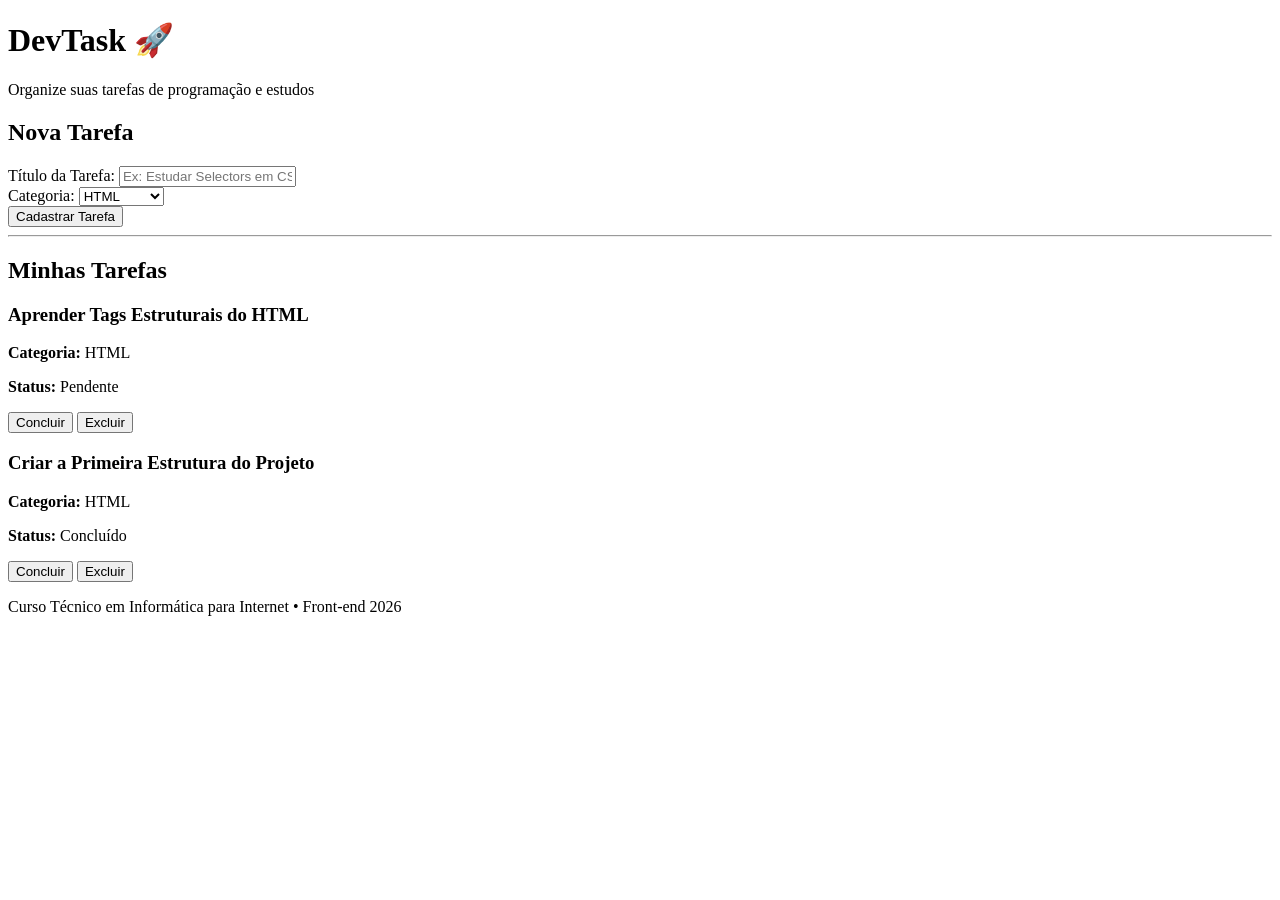
<file: Dia01 - HTML5_Estrutural/index.html>
<!DOCTYPE html>
<html lang="pt-BR">
<head>
  <meta charset="UTF-8">
  <meta name="viewport" content="width=device-width, initial-scale=1.0">
  <title>DevTask - Meu Painel de Estudos</title>
</head>
<body>

  <!-- CABEÇALHO DA APLICAÇÃO -->
  <header>
    <h1>DevTask 🚀</h1>
    <p>Organize suas tarefas de programação e estudos</p>
  </header>

  <main>
    <!-- FORMULÁRIO DE CADASTRO (Será o nosso CREATE no JS) -->
    <section>
      <h2>Nova Tarefa</h2>
      <form id="form-tarefa">
        <div>
          <label for="titulo">Título da Tarefa:</label>
          <input type="text" id="titulo" placeholder="Ex: Estudar Selectors em CSS" required>
        </div>

        <div>
          <label for="categoria">Categoria:</label>
          <select id="categoria">
            <option value="HTML">HTML</option>
            <option value="CSS">CSS</option>
            <option value="JavaScript">JavaScript</option>
          </select>
        </div>

        <button type="submit">Cadastrar Tarefa</button>
      </form>
    </section>

    <hr>

    <!-- ÁREA DE LISTAGEM DAS TAREFAS (Será o nosso READ, UPDATE e DELETE no JS) -->
    <section>
      <h2>Minhas Tarefas</h2>
      
      <!-- Lista temporária feita à mão para servir de modelo de estilo nos Dias 2 e 3 -->
      <div id="lista-tarefas">
        
        <!-- Card Exemplo 1 -->
        <article>
          <h3>Aprender Tags Estruturais do HTML</h3>
          <p><strong>Categoria:</strong> HTML</p>
          <p><strong>Status:</strong> Pendente</p>
          <button type="button">Concluir</button>
          <button type="button">Excluir</button>
        </article>

        <!-- Card Exemplo 2 -->
        <article>
          <h3>Criar a Primeira Estrutura do Projeto</h3>
          <p><strong>Categoria:</strong> HTML</p>
          <p><strong>Status:</strong> Concluído</p>
          <button type="button">Concluir</button>
          <button type="button">Excluir</button>
        </article>

      </div>
    </section>
  </main>

  <footer>
    <p>Curso Técnico em Informática para Internet • Front-end 2026</p>
  </footer>

</body>
</html>
</file>
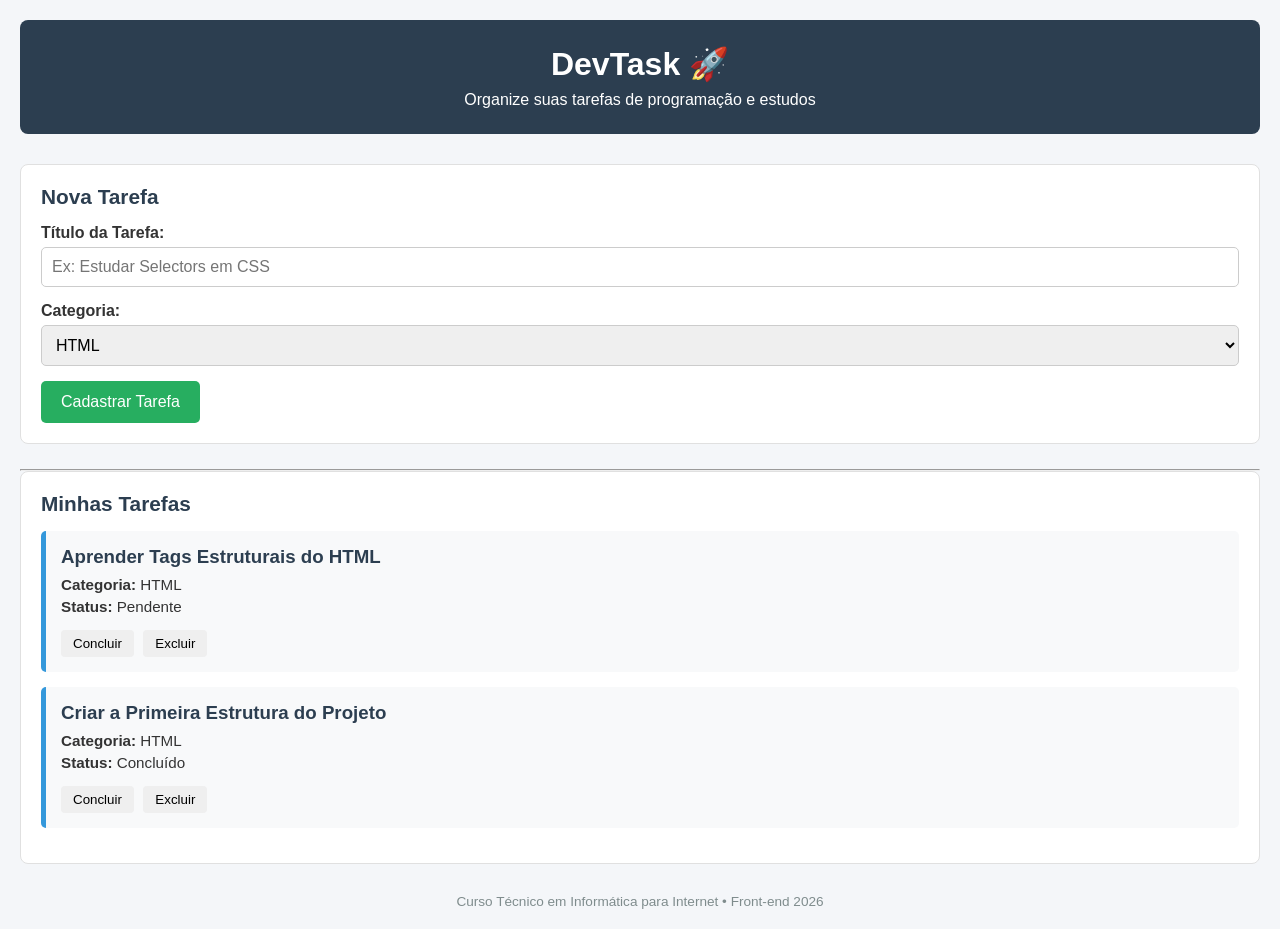
<file: Dia02 - CSS3_Básico_e_Box_Model/index.html>
<!DOCTYPE html>
<html lang="pt-BR">
<head>
  <link rel="stylesheet" href="style.css">
  <meta charset="UTF-8">
  <meta name="viewport" content="width=device-width, initial-scale=1.0">
  <title>DevTask - Meu Painel de Estudos</title>
</head>
<body>

  <!-- CABEÇALHO DA APLICAÇÃO -->
  <header>
    <h1>DevTask 🚀</h1>
    <p>Organize suas tarefas de programação e estudos</p>
  </header>

  <main>
    <!-- FORMULÁRIO DE CADASTRO (Será o nosso CREATE no JS) -->
    <section>
      <h2>Nova Tarefa</h2>
      <form id="form-tarefa">
        <div>
          <label for="titulo">Título da Tarefa:</label>
          <input type="text" id="titulo" placeholder="Ex: Estudar Selectors em CSS" required>
        </div>

        <div>
          <label for="categoria">Categoria:</label>
          <select id="categoria">
            <option value="HTML">HTML</option>
            <option value="CSS">CSS</option>
            <option value="JavaScript">JavaScript</option>
          </select>
        </div>

        <button type="submit">Cadastrar Tarefa</button>
      </form>
    </section>

    <hr>

    <!-- ÁREA DE LISTAGEM DAS TAREFAS (Será o nosso READ, UPDATE e DELETE no JS) -->
    <section>
      <h2>Minhas Tarefas</h2>
      
      <!-- Lista temporária feita à mão para servir de modelo de estilo nos Dias 2 e 3 -->
      <div id="lista-tarefas">
        
        <!-- Card Exemplo 1 -->
        <article>
          <h3>Aprender Tags Estruturais do HTML</h3>
          <p><strong>Categoria:</strong> HTML</p>
          <p><strong>Status:</strong> Pendente</p>
          <button type="button">Concluir</button>
          <button type="button">Excluir</button>
        </article>

        <!-- Card Exemplo 2 -->
        <article>
          <h3>Criar a Primeira Estrutura do Projeto</h3>
          <p><strong>Categoria:</strong> HTML</p>
          <p><strong>Status:</strong> Concluído</p>
          <button type="button">Concluir</button>
          <button type="button">Excluir</button>
        </article>

      </div>
    </section>
  </main>

  <footer>
    <p>Curso Técnico em Informática para Internet • Front-end 2026</p>
  </footer>

</body>
</html>
</file>
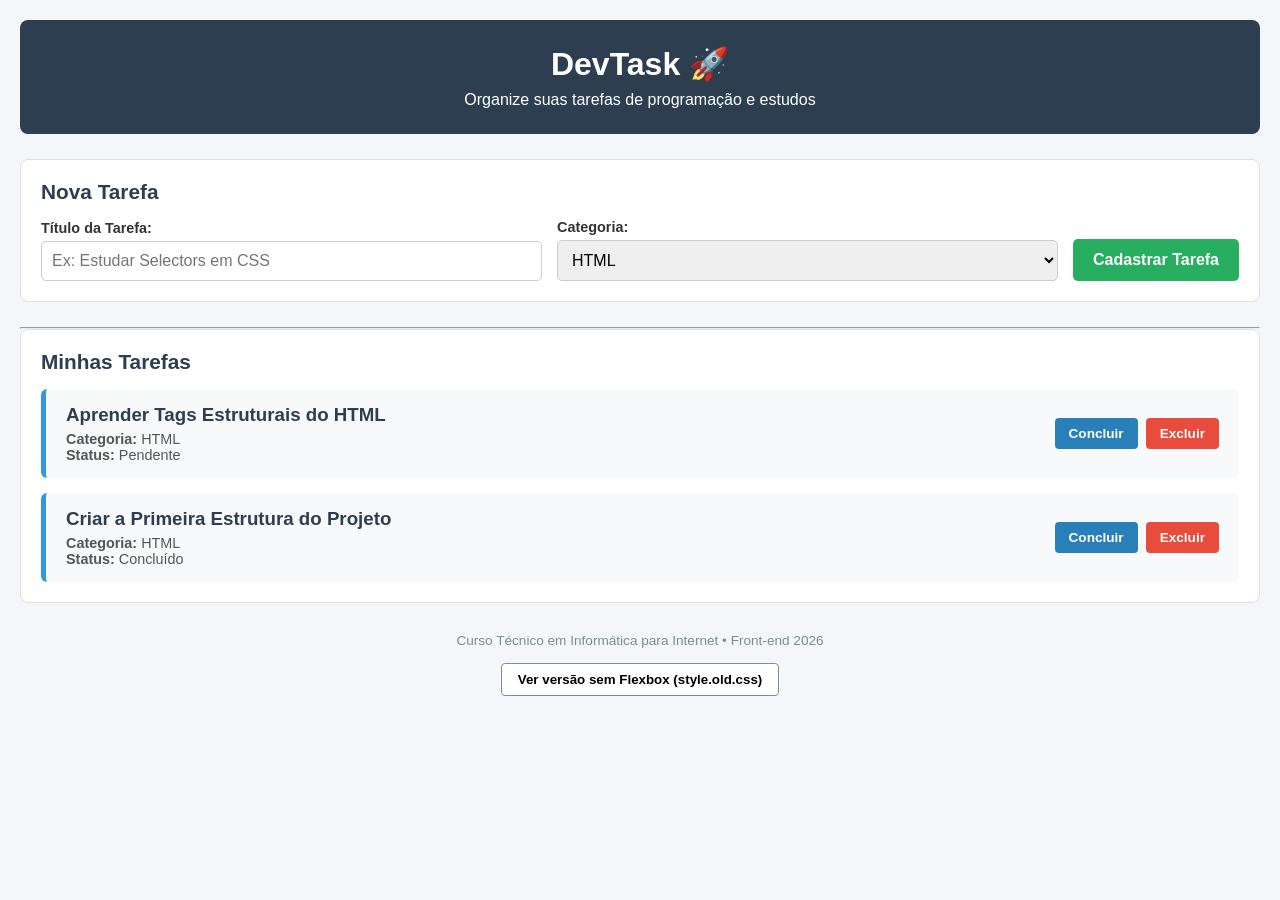
<file: Dia03 - CSS Flexbox & Responsividade/index.html>
<!DOCTYPE html>
<html lang="pt-BR">
<head>
  <meta charset="UTF-8">
  <meta name="viewport" content="width=device-width, initial-scale=1.0">
  <title>DevTask - Meu Painel de Estudos</title>
  
  <!-- Link do CSS principal com ID para manipulação via JavaScript -->
  <link id="theme-stylesheet" rel="stylesheet" href="style.css">
</head>
<body>

  <!-- CABEÇALHO DA APLICAÇÃO -->
  <header>
    <h1>DevTask 🚀</h1>
    <p>Organize suas tarefas de programação e estudos</p>
  </header>

  <main>
    <!-- FORMULÁRIO DE CADASTRO -->
    <section>
      <h2>Nova Tarefa</h2>
      <form id="form-tarefa">
        <div>
          <label for="titulo">Título da Tarefa:</label>
          <input type="text" id="titulo" placeholder="Ex: Estudar Selectors em CSS" required>
        </div>

        <div>
          <label for="categoria">Categoria:</label>
          <select id="categoria">
            <option value="HTML">HTML</option>
            <option value="CSS">CSS</option>
            <option value="JavaScript">JavaScript</option>
          </select>
        </div>

        <button type="submit">Cadastrar Tarefa</button>
      </form>
    </section>

    <hr>

    <!-- ÁREA DE LISTAGEM DAS TAREFAS -->
    <section>
      <h2>Minhas Tarefas</h2>
      
      <div id="lista-tarefas">
        
        <!-- Card Exemplo 1 -->
        <article>
          <div class="info">
            <h3>Aprender Tags Estruturais do HTML</h3>
            <p><strong>Categoria:</strong> HTML</p>
            <p><strong>Status:</strong> Pendente</p>
          </div>
          <div class="acoes">
            <button type="button" class="btn-concluir">Concluir</button>
            <button type="button" class="btn-excluir">Excluir</button>
          </div>
        </article>

        <!-- Card Exemplo 2 -->
        <article>
          <div class="info">
            <h3>Criar a Primeira Estrutura do Projeto</h3>
            <p><strong>Categoria:</strong> HTML</p>
            <p><strong>Status:</strong> Concluído</p>
          </div>
          <div class="acoes">
            <button type="button" class="btn-concluir">Concluir</button>
            <button type="button" class="btn-excluir">Excluir</button>
          </div>
        </article>

      </div>
    </section>
  </main>

  <footer>
    <p>Curso Técnico em Informática para Internet • Front-end 2026</p>
    
    <!-- Botão de Comparação de Estilos (Dia 02 vs Dia 03) -->
    <div style="margin-top: 15px;">
      <button id="btn-toggle-theme" type="button" onclick="alternarTema()" style="padding: 8px 16px; border-radius: 4px; border: 1px solid #7f8c8d; background: #ffffff; cursor: pointer; font-weight: bold;">
        Ver versão sem Flexbox (style.old.css)
      </button>
    </div>
  </footer>

  <!-- Script para alternar as folhas de estilo -->
  <script>
    function alternarTema() {
      const linkTag = document.getElementById('theme-stylesheet');
      const btn = document.getElementById('btn-toggle-theme');

      // Verifica se está usando o estilo novo ou antigo
      if (linkTag.getAttribute('href').includes('style.css')) {
        linkTag.setAttribute('href', 'style.old.css');
        btn.textContent = 'Ver versão com Flexbox (style.css)';
        btn.style.backgroundColor = '#e74c3c';
        btn.style.color = '#ffffff';
      } else {
        linkTag.setAttribute('href', 'style.css');
        btn.textContent = 'Ver versão sem Flexbox (style.old.css)';
        btn.style.backgroundColor = '#ffffff';
        btn.style.color = '#333333';
      }
    }
  </script>

</body>
</html>
</file>
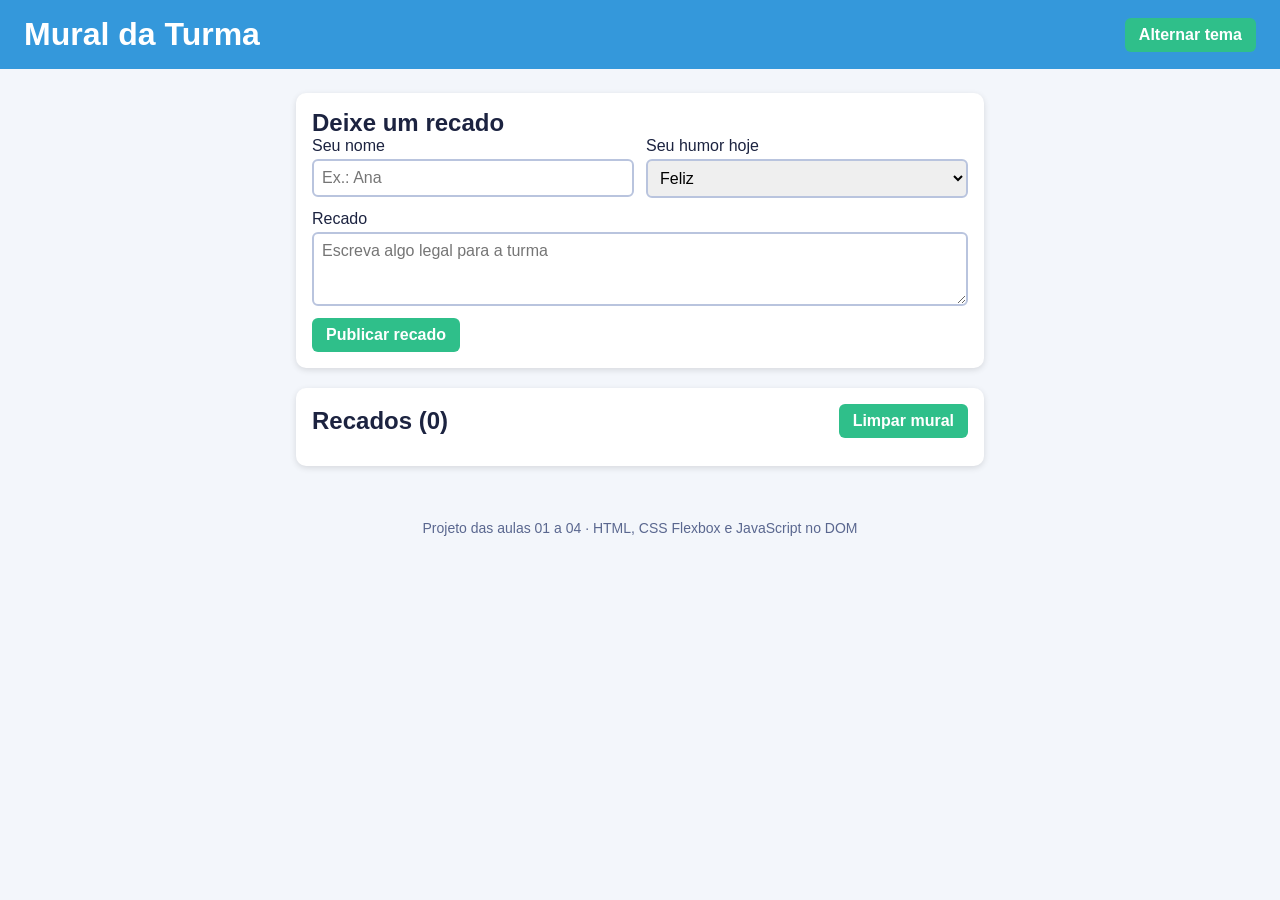
<file: Dia04 - JS DOM & Eventos/mural-da-turma-aluno/mural-da-turma/index.html>
<!DOCTYPE html>
<html lang="pt-BR">
<head>
  <meta charset="UTF-8">
  <meta name="viewport" content="width=device-width, initial-scale=1.0">
  <title>Mural da Turma</title>
  <link rel="stylesheet" href="style.css">
</head>
<body>

  <header>
    <h1>Mural da Turma</h1>
    <button type="button" id="btn-tema">Alternar tema</button>
  </header>

  <main>
    <section class="caixa">
      <h2>Deixe um recado</h2>
      <form id="form-recado">
        <div class="form-linha">
          <div class="campo">
            <label for="nome">Seu nome</label>
            <input type="text" id="nome" placeholder="Ex.: Ana">
          </div>
          <div class="campo">
            <label for="humor">Seu humor hoje</label>
            <select id="humor">
              <option value="feliz">Feliz</option>
              <option value="tranquilo">Tranquilo</option>
              <option value="cansado">Cansado</option>
            </select>
          </div>
        </div>
        <div class="campo">
          <label for="mensagem">Recado</label>
          <textarea id="mensagem" rows="3" placeholder="Escreva algo legal para a turma"></textarea>
        </div>
        <button type="submit">Publicar recado</button>
      </form>
    </section>

    <section class="caixa">
      <div class="topo-mural">
        <h2>Recados (<span id="contador">0</span>)</h2>
        <button type="button" id="btn-limpar">Limpar mural</button>
      </div>
      <div id="mural" class="mural"></div>
    </section>
  </main>

  <footer>
    <p>Projeto das aulas 01 a 04 · HTML, CSS Flexbox e JavaScript no DOM</p>
  </footer>

  <script src="script.js"></script>
</body>
</html>
</file>
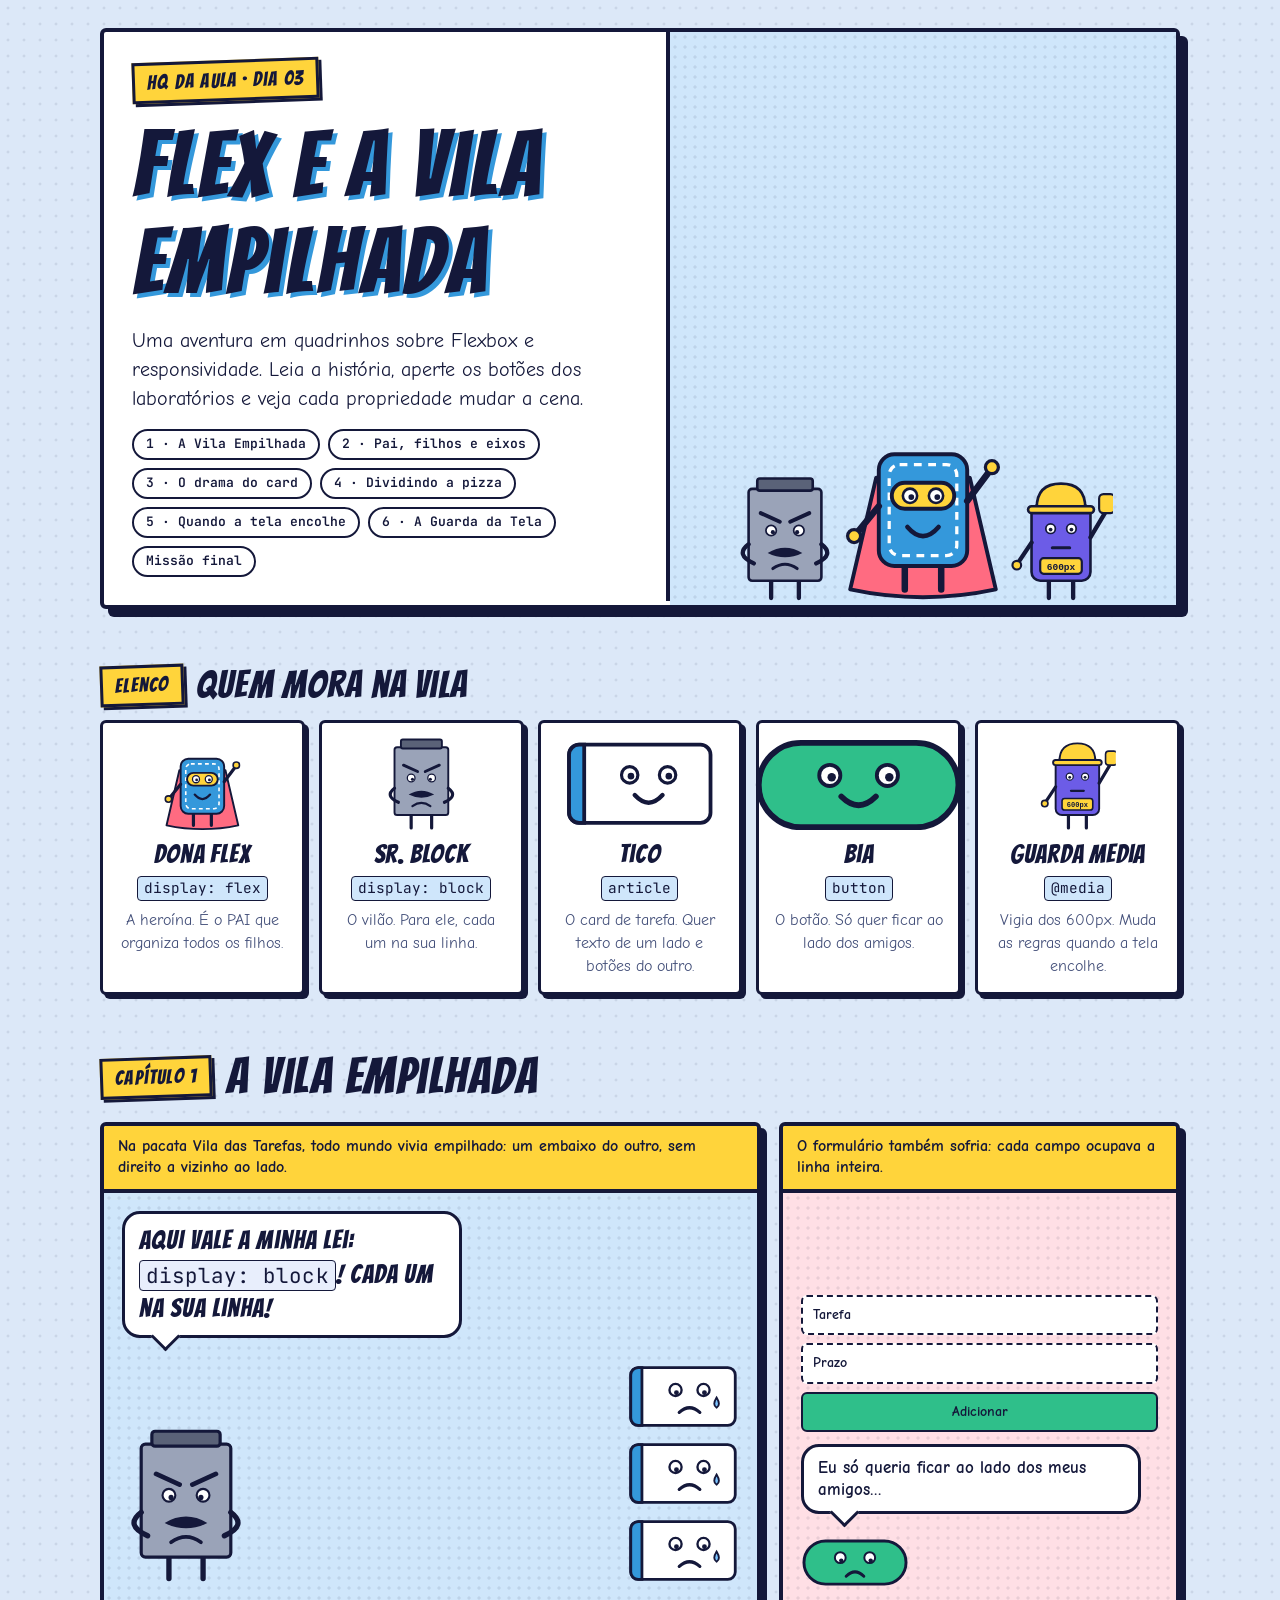
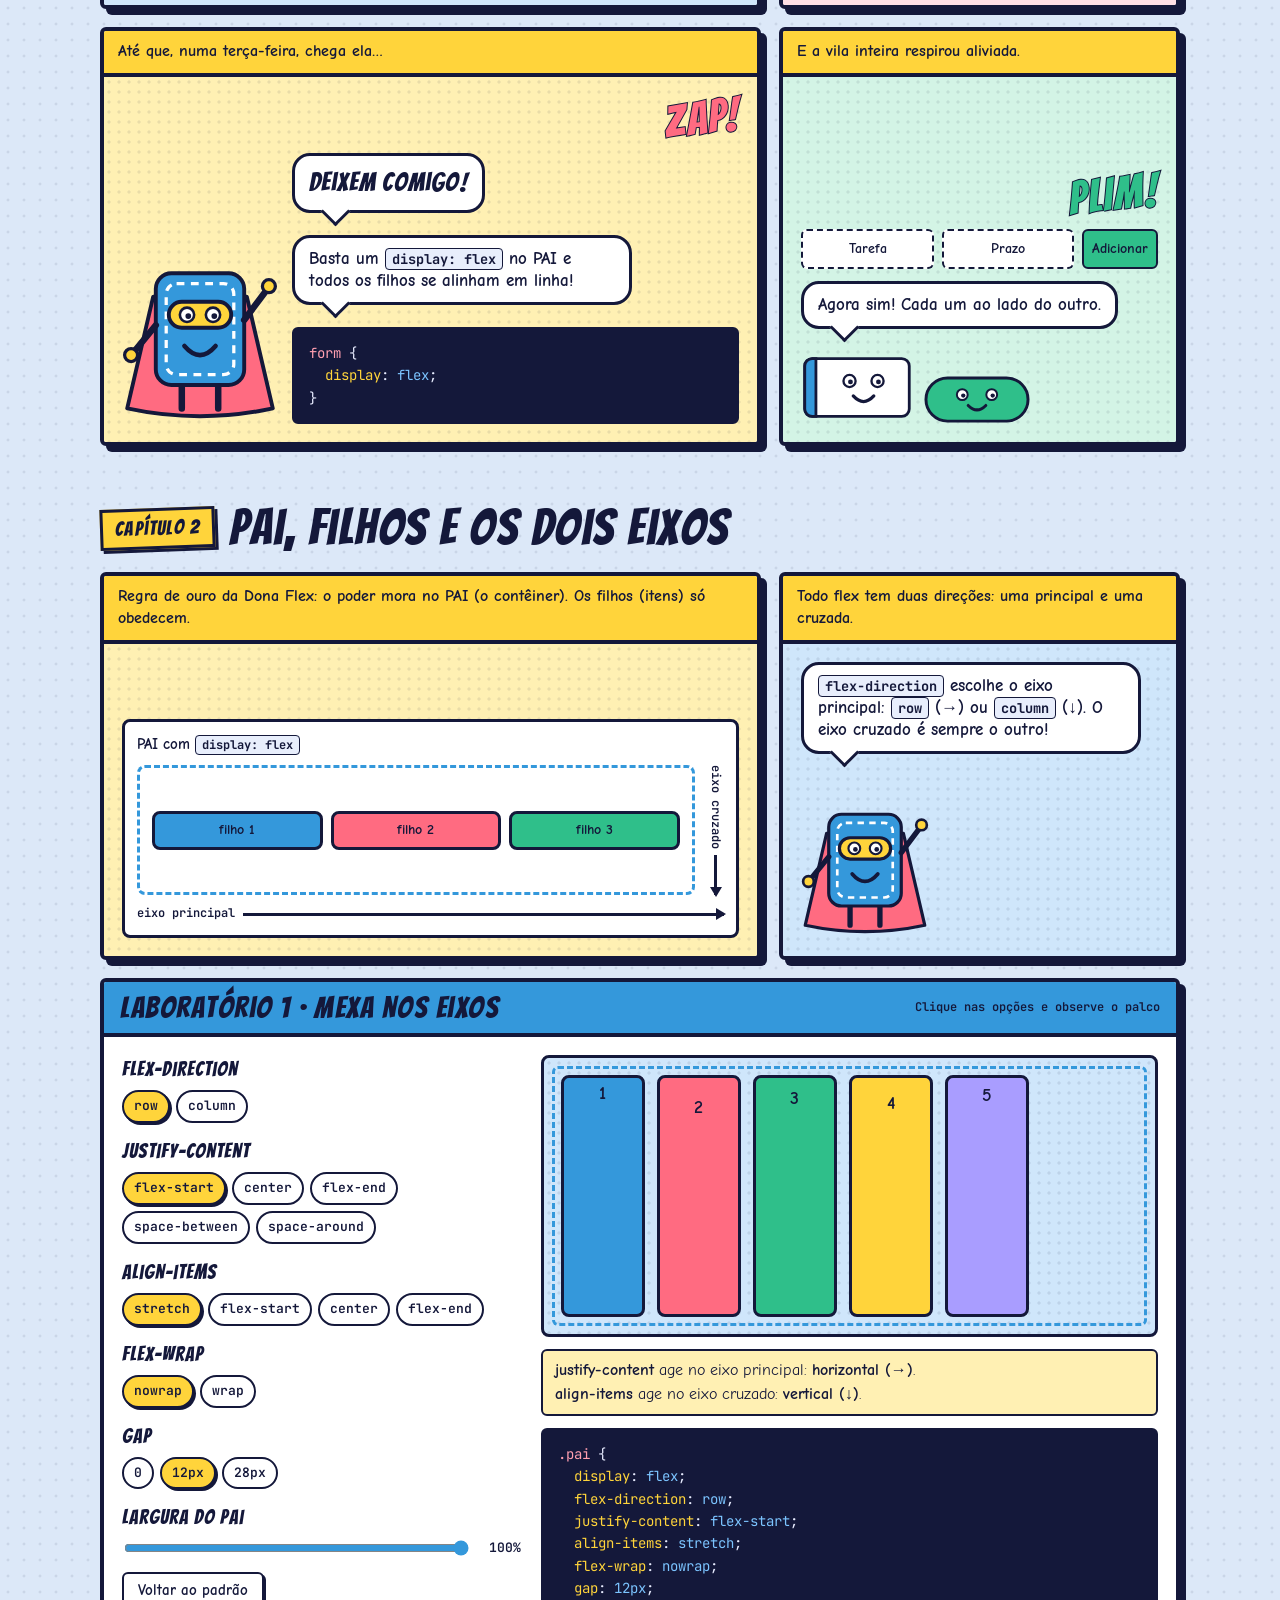
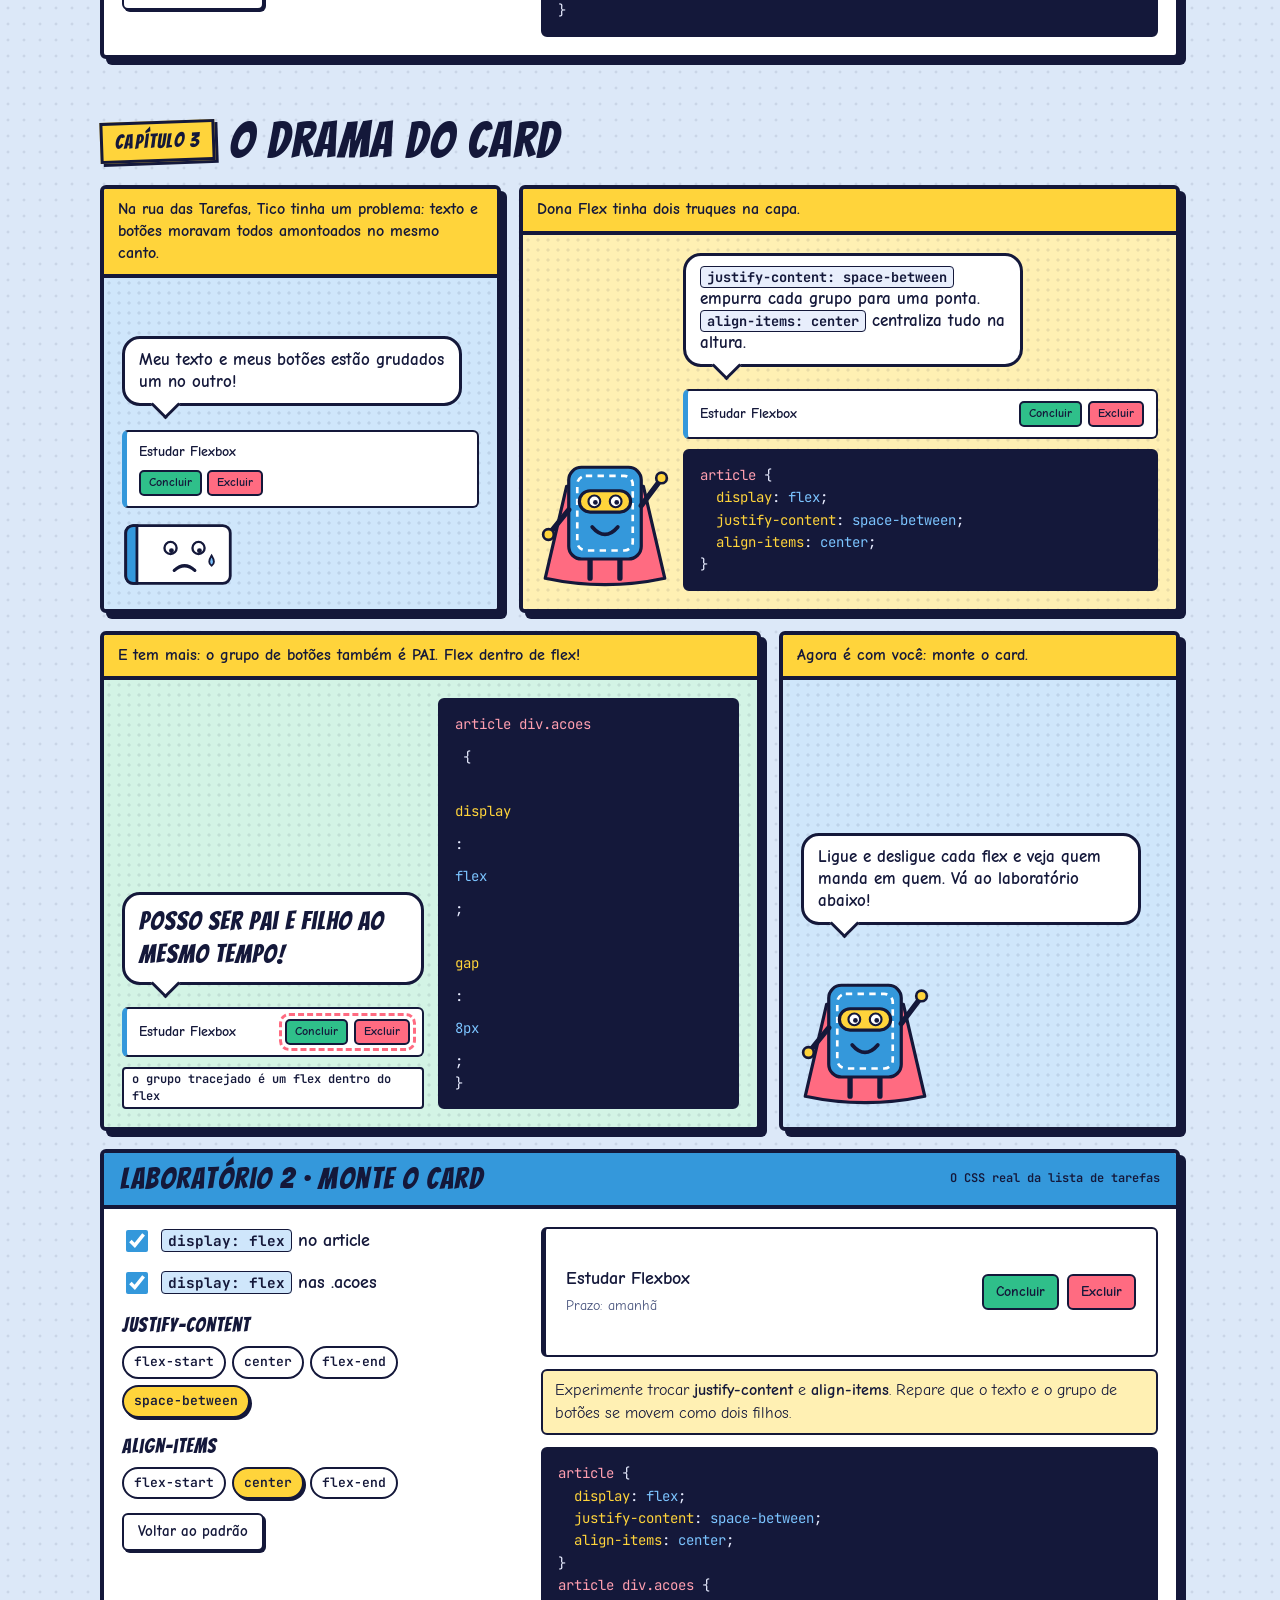
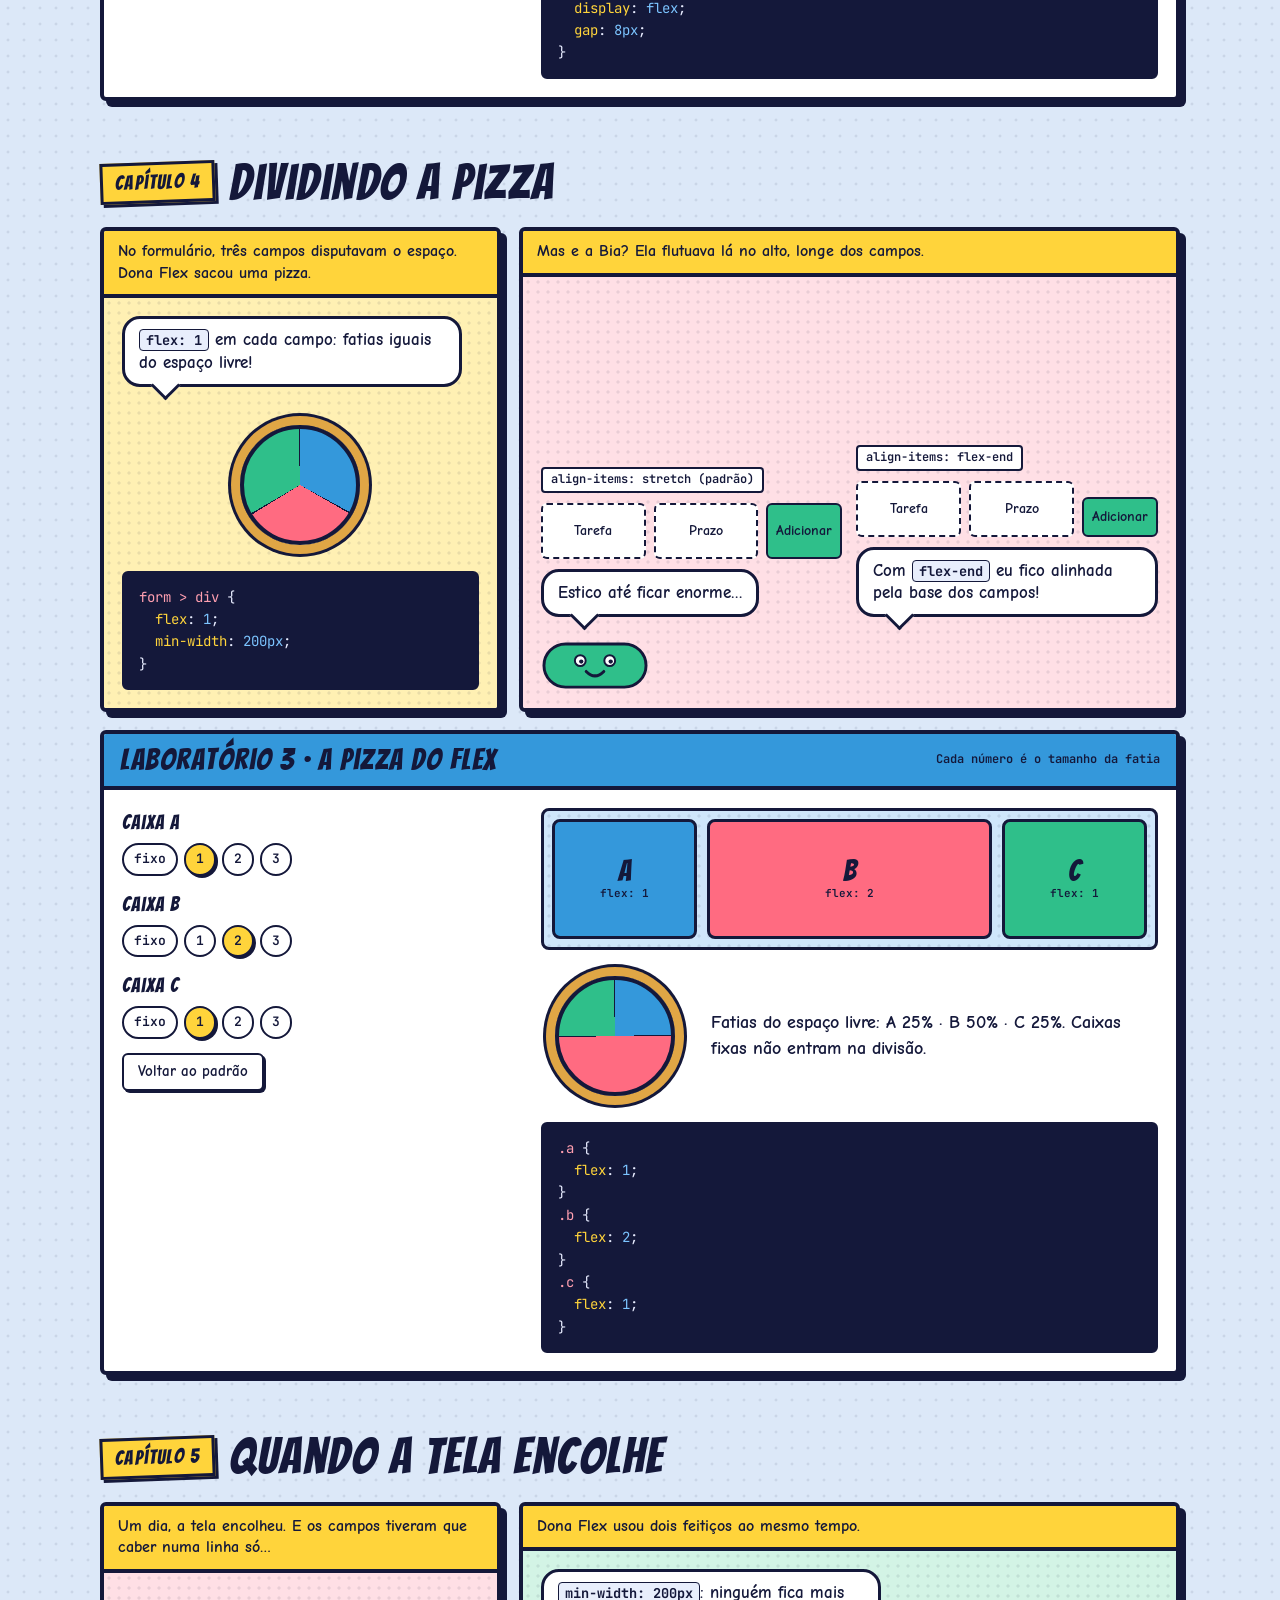
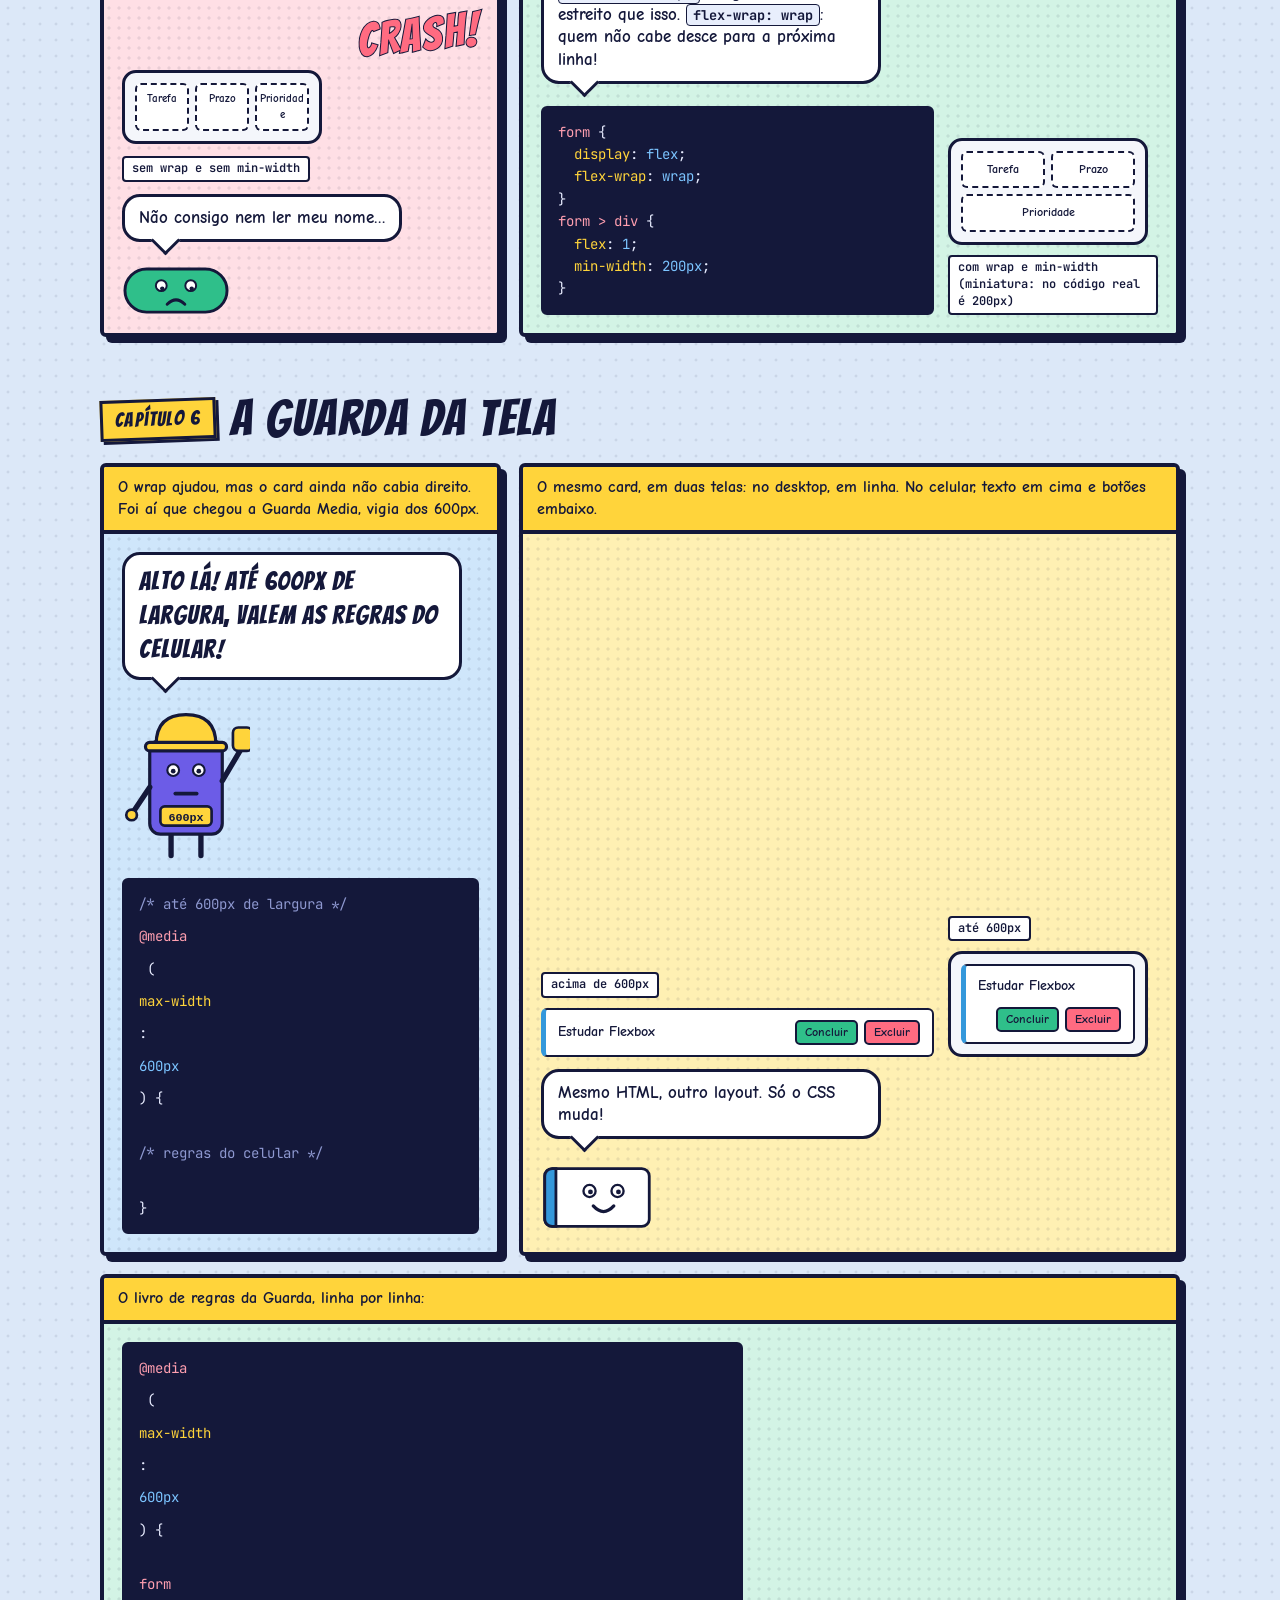
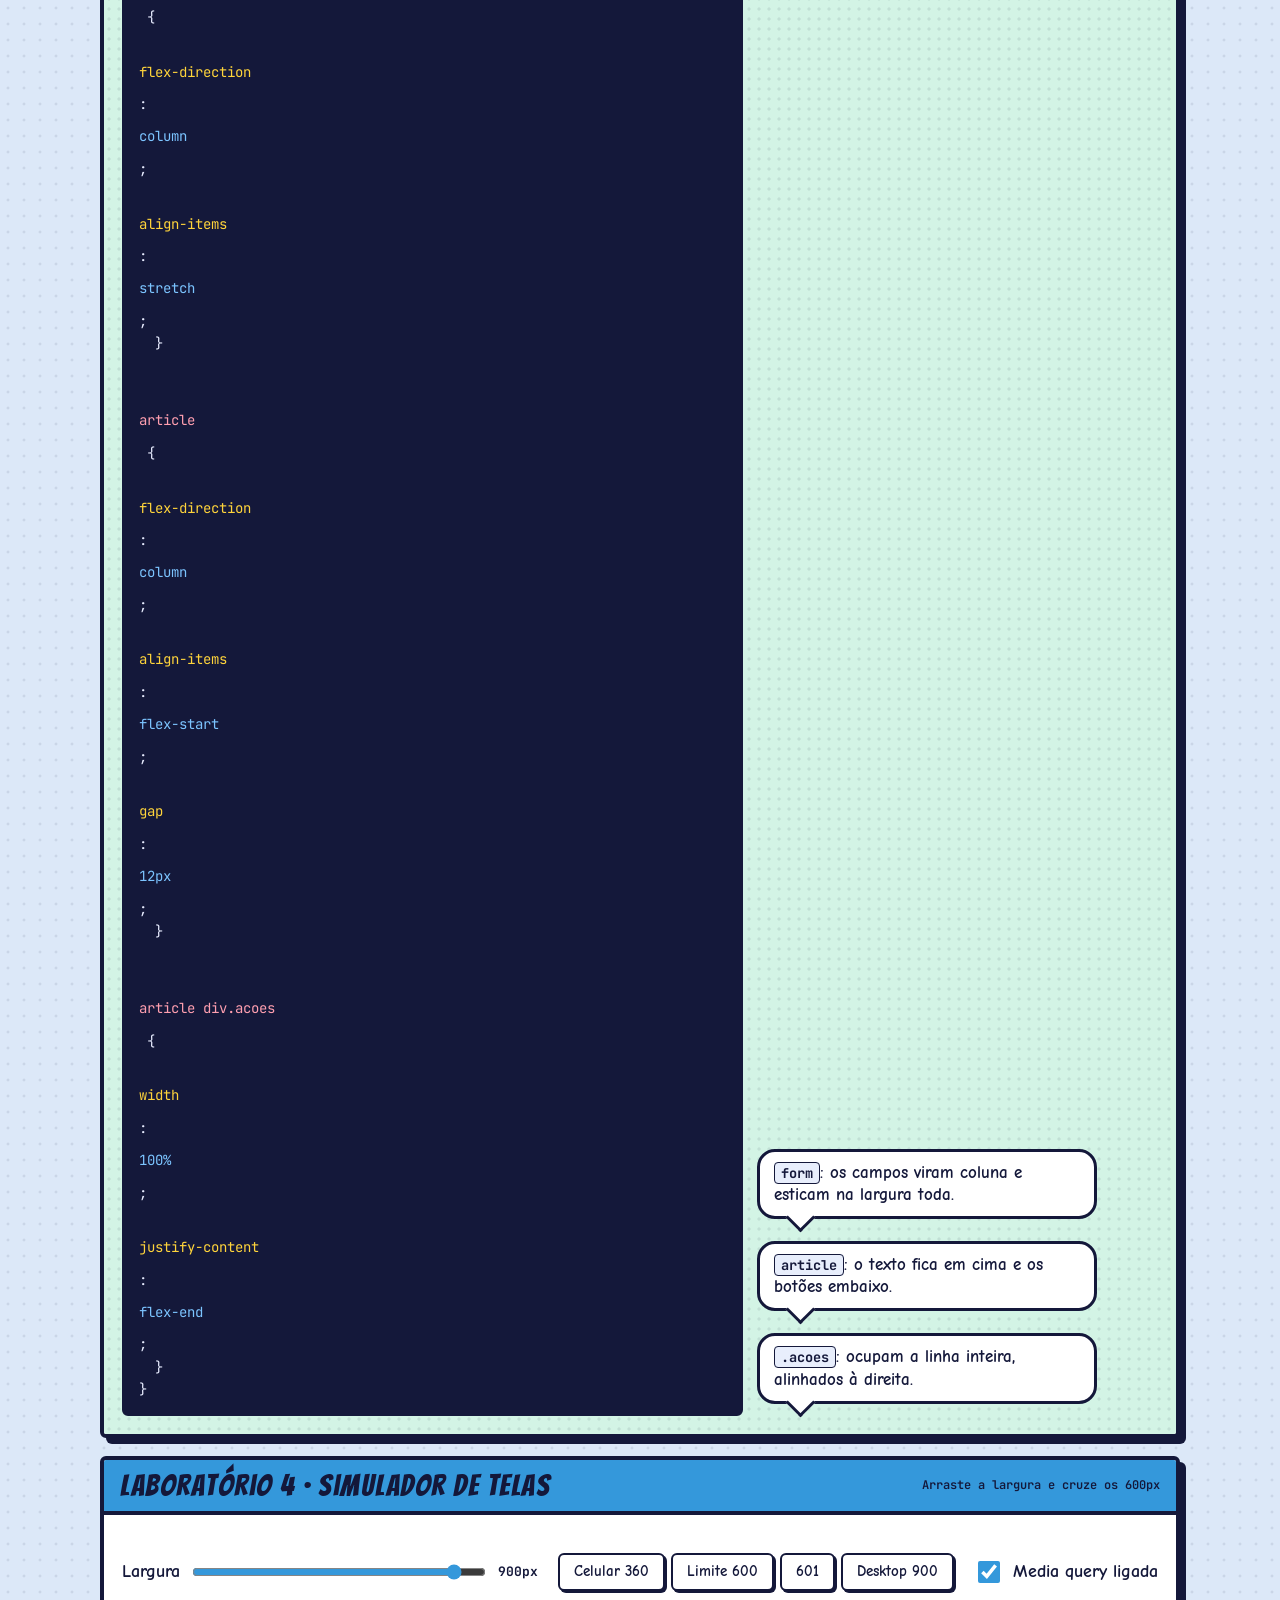
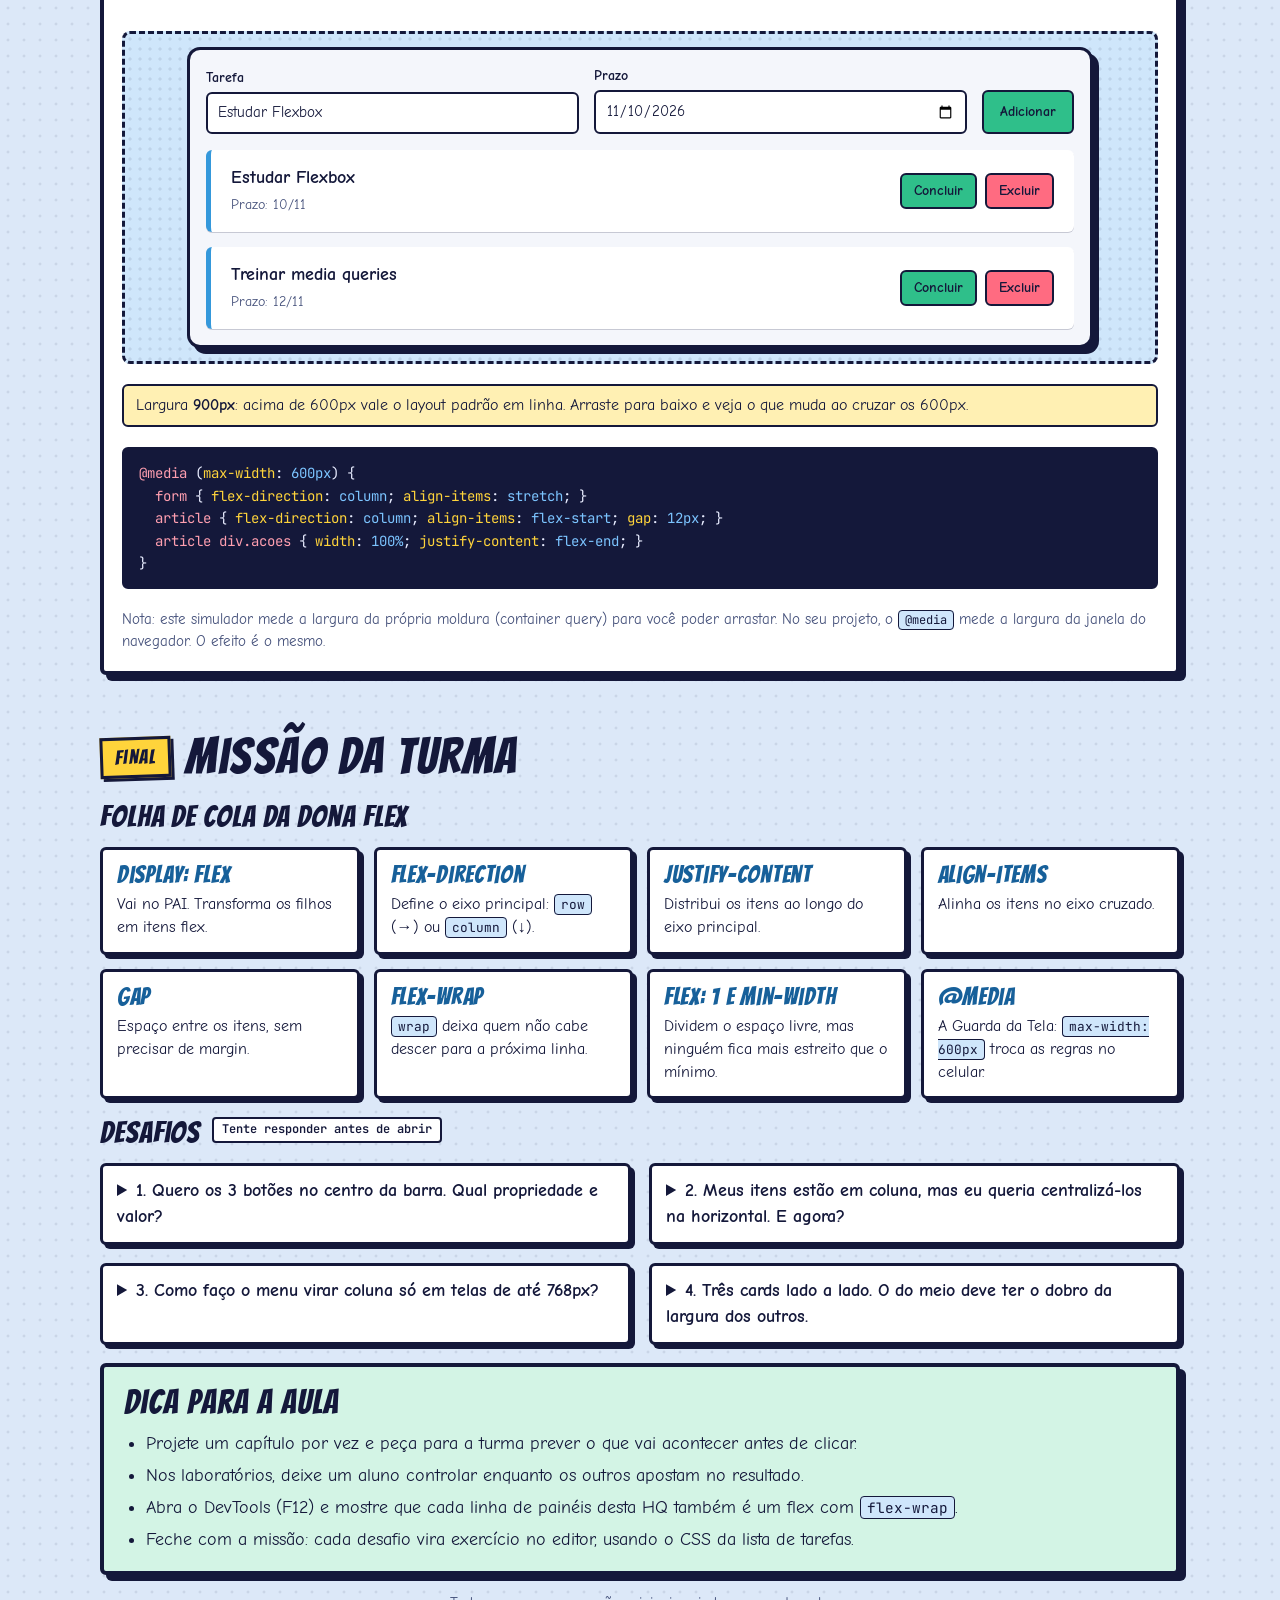
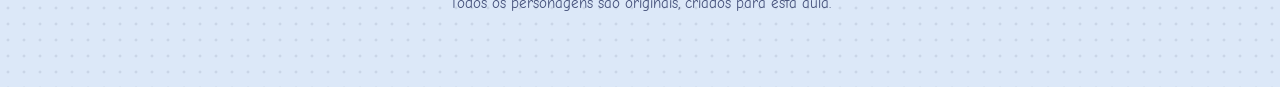
<file: Dia03 - CSS Flexbox & Responsividade/Flex e a Vila Empilhada.html>
<!doctype html><html><head><meta charset=utf8><meta name=viewport content="width=device-width,initial-scale=1,viewport-fit=cover"><style>:root{color-scheme:light;box-sizing:border-box;padding-top:env(safe-area-inset-top,0px);padding-bottom:env(safe-area-inset-bottom,0px)}html{scroll-padding-top:env(safe-area-inset-top,0px)}body{margin:0;padding:0;font:14px -apple-system,BlinkMacSystemFont,sans-serif;background:#fff;color:#000}img{max-width:100%}[hidden]:not([hidden=until-found i]){display:none!important}</style></head><body>
<title>Flex e a Vila Empilhada</title>
<meta name="claude:viewport-fit-sides" content="cover">
<link rel="stylesheet" href="https://fonts.googleapis.com/css2?family=Bangers&family=Comic+Neue:wght@400;700&family=JetBrains+Mono:wght@400;600&display=swap">
<style>
/* LAYOUT: HQ em "páginas". Cada página é uma linha flex que quebra em painéis. A própria HQ é feita de flexbox. */
:root{
  --bg:#dce8f8;
  --dot:rgba(20,24,58,.09);
  --paper:#ffffff;
  --ink:#14183a;
  --muted:#44507a;
  --line:#14183a;
  --shadow:#14183a;
  --blue:#3498db;
  --blue-text:#17609a;
  --pop:#ffd43b;
  --pink:#ff6b81;
  --green:#2fbf8a;
  --wash1:#cfe6fb;
  --wash2:#ffdfe5;
  --wash3:#fff0b3;
  --wash4:#d3f4e5;
  --code-bg:#14183a;
  --code-ink:#e8ecff;
  --c-sel:#ff9fb0;
  --c-prop:#ffd43b;
  --c-val:#7cc4ff;
  --c-com:#8e98d0;
  --f-display:'Bangers','Impact','Arial Narrow Bold',sans-serif;
  --f-body:'Comic Neue','Comic Sans MS','Chalkboard SE',sans-serif;
  --f-mono:'JetBrains Mono',ui-monospace,Menlo,Consolas,monospace;
}
@media (prefers-color-scheme: dark){
  :root:not([data-theme="light"]){
    --bg:#0d1022; --dot:rgba(255,255,255,.06); --paper:#181c3a; --ink:#eef1ff; --muted:#b6bfe6;
    --line:#d8def9; --shadow:#000; --blue-text:#86c8ff;
    --wash1:#1d3a66; --wash2:#4b2742; --wash3:#4a4217; --wash4:#1a4a3b; --code-bg:#0a0c1c;
    color-scheme:dark;
  }
}
:root[data-theme="dark"]{
  --bg:#0d1022; --dot:rgba(255,255,255,.06); --paper:#181c3a; --ink:#eef1ff; --muted:#b6bfe6;
  --line:#d8def9; --shadow:#000; --blue-text:#86c8ff;
  --wash1:#1d3a66; --wash2:#4b2742; --wash3:#4a4217; --wash4:#1a4a3b; --code-bg:#0a0c1c;
  color-scheme:dark;
}

*{box-sizing:border-box}
html{scroll-behavior:smooth}
[id]{scroll-margin-top:16px}
body{
  background-color:var(--bg);
  background-image:radial-gradient(var(--dot) 1.3px, transparent 1.7px);
  background-size:16px 16px;
  color:var(--ink);
  font-family:var(--f-body);
  font-size:18px;
  line-height:1.45;
  padding-block:28px 72px;
  padding-left:max(16px, env(safe-area-inset-left, 0px));
  padding-right:max(16px, env(safe-area-inset-right, 0px));
}
h1,h2,h3{font-family:var(--f-display); font-weight:400; margin:0; text-wrap:balance; letter-spacing:.03em; line-height:1.05}
p{margin:0}
code{font-family:var(--f-mono); font-size:.8em; background:var(--wash1); color:var(--ink); border:1px solid var(--line); border-radius:4px; padding:1px 6px}
a{color:var(--blue-text)}
:focus-visible{outline:3px solid var(--pop); outline-offset:2px}
.wrap{max-width:1080px; margin:0 auto; display:flex; flex-direction:column; gap:56px}

/* ---------- capa ---------- */
.cover{display:flex; flex-wrap:wrap; background:var(--paper); border:4px solid var(--line); box-shadow:8px 8px 0 var(--shadow); border-radius:6px}
.cover-text{flex:1 1 380px; min-width:0; padding:28px; display:flex; flex-direction:column; gap:16px; align-items:flex-start}
.cover h1{font-size:clamp(46px, 9vw, 92px); text-shadow:4px 4px 0 var(--blue)}
.lead{font-size:20px; max-width:34em}
.cover-art{flex:1 1 320px; min-width:0; background-color:var(--wash1); background-image:radial-gradient(var(--dot) 1.4px, transparent 1.8px); background-size:10px 10px; box-shadow:-4px -4px 0 0 var(--line); display:flex; align-items:flex-end; justify-content:center; gap:8px; padding:28px 18px 0; min-height:280px}
.badge{display:inline-block; background:var(--pop); color:#14183a; border:3px solid #14183a; padding:3px 12px; transform:rotate(-2deg); font-family:var(--f-display); letter-spacing:.06em; font-size:20px; box-shadow:3px 3px 0 #14183a}
.toc{display:flex; flex-wrap:wrap; gap:8px}
.toc a{font-family:var(--f-mono); font-size:13px; font-weight:600; text-decoration:none; color:var(--ink); border:2px solid var(--line); border-radius:999px; padding:4px 12px; background:var(--paper)}
.toc a:hover{background:var(--pop); color:#14183a}

/* ---------- personagens ---------- */
.chr{display:block; height:auto; flex:none}
.w-lg{width:128px} .w-md{width:104px} .w-xl{width:156px}
.tico{width:132px} .bia{width:108px} .tico.sm{width:112px}
.cast{display:flex; align-items:flex-end; gap:10px; flex-wrap:wrap}
.cast-grid{display:flex; flex-wrap:wrap; gap:14px}
.cast-card{flex:1 1 190px; min-width:0; background:var(--paper); border:3px solid var(--line); border-radius:6px; padding:14px; display:flex; flex-direction:column; align-items:center; gap:8px; text-align:center; box-shadow:4px 4px 0 var(--shadow)}
.cast-card h3{font-size:26px}
.cast-card .chr{height:96px; width:auto}
.cast-card p{font-size:16px; color:var(--muted)}
.sec-title{display:flex; align-items:center; gap:12px; flex-wrap:wrap; margin-bottom:14px}
.sec-title h2{font-size:38px}

/* ---------- capítulos e painéis ---------- */
.chapter{display:flex; flex-direction:column; gap:18px}
.chap-head{display:flex; align-items:center; gap:14px; flex-wrap:wrap}
.chap-head h2{font-size:clamp(34px, 6vw, 50px)}
.row{display:flex; flex-wrap:wrap; gap:18px; align-items:stretch}
.panel{flex:1 1 300px; min-width:0; display:flex; flex-direction:column; background:var(--paper); border:4px solid var(--line); box-shadow:6px 6px 0 var(--shadow); border-radius:6px; overflow:hidden}
.panel.wide{flex:2 1 460px}
.cap{background:var(--pop); color:#14183a; border-bottom:4px solid var(--line); padding:10px 14px; font-weight:700; font-size:16px; line-height:1.35}
.cap code{background:rgba(255,255,255,.6); color:#14183a; border-color:#14183a}
.art{flex:1; min-width:0; display:flex; flex-direction:column; justify-content:flex-end; gap:12px; padding:18px; min-height:240px; background-color:var(--wash1); background-image:radial-gradient(var(--dot) 1.4px, transparent 1.8px); background-size:10px 10px}
.art.w2{background-color:var(--wash2)}
.art.w3{background-color:var(--wash3)}
.art.w4{background-color:var(--wash4)}
.split{display:flex; flex-wrap:wrap; gap:14px; align-items:flex-end}
.split > *{min-width:0}
.split .grow{flex:1 1 220px; display:flex; flex-direction:column; gap:10px}
.stack{display:flex; flex-direction:column; gap:6px}

.bubble{position:relative; align-self:flex-start; max-width:min(100%, 340px); background:#fff; color:#14183a; border:3px solid #14183a; border-radius:18px; padding:10px 14px; font-weight:700; font-size:17px; line-height:1.3; margin-bottom:12px}
.bubble::after{content:""; position:absolute; bottom:-12px; left:30px; width:18px; height:18px; background:#fff; border-right:3px solid #14183a; border-bottom:3px solid #14183a; transform:rotate(45deg)}
.bubble.r{align-self:flex-end}
.bubble.r::after{left:auto; right:30px}
.bubble.shout{font-family:var(--f-display); font-weight:400; font-size:26px; letter-spacing:.04em}
.bubble code{background:#e8eefc; color:#14183a; border-color:#14183a}
.sfx{align-self:flex-end; font-family:var(--f-display); font-size:46px; line-height:1; color:var(--pink); -webkit-text-stroke:2px #14183a; paint-order:stroke fill; transform:rotate(-6deg); letter-spacing:.04em}
.sfx.g{color:var(--green)} .sfx.y{color:var(--pop)}

/* ---------- código ---------- */
.code{margin:0; background:var(--code-bg); color:var(--code-ink); font-family:var(--f-mono); font-size:14px; line-height:1.6; padding:12px 14px; border-radius:6px; border:3px solid var(--line); overflow-x:auto; white-space:pre; min-width:0}
.cs{color:var(--c-sel)} .cp{color:var(--c-prop)} .cv{color:var(--c-val)} .cc{color:var(--c-com)}
.ln{display:block}
.ln.in{padding-left:2ch}
.ln.hl{background:rgba(255,212,59,.22); box-shadow:-14px 0 0 rgba(255,212,59,.22), 14px 0 0 rgba(255,212,59,.22)}
.ln.dead{opacity:.45; text-decoration:line-through}
.code.on{box-shadow:0 0 0 4px var(--green)}

/* ---------- peças de desenho (mocks) ---------- */
.mockform{display:flex; flex-direction:column; gap:8px}
.mockform.row{flex-direction:row; align-items:flex-end}
.fld{background:#fff; color:#14183a; border:2px dashed #14183a; border-radius:6px; padding:8px 10px; font-weight:700; font-size:14px}
.mockform.row .fld{flex:1; min-width:0; text-align:center; padding-inline:4px}
.fld.go{background:#2fbf8a; border-style:solid; text-align:center}
.mockform.row .fld.go{flex:0 0 auto; padding-inline:8px}
.mock-label{align-self:flex-start; font-family:var(--f-mono); font-size:12px; font-weight:600; background:#fff; color:#14183a; border:2px solid #14183a; border-radius:4px; padding:2px 8px}
.phone{width:200px; max-width:100%; background:#f4f6fb; color:#14183a; border:3px solid #14183a; border-radius:14px; padding:10px}
.mf-squish,.mf-wrap{display:flex; gap:6px}
.mf-squish .fld{flex:1; min-width:0; font-size:11px; padding:6px 2px; word-break:break-all; text-align:center}
.mf-wrap{flex-wrap:wrap}
.mf-wrap .fld{flex:1; min-width:84px; font-size:12px; text-align:center}
.mini-card{background:#fff; color:#14183a; border-left:5px solid #3498db; border-radius:6px; padding:10px 12px; font-weight:700; font-size:14px; display:flex; justify-content:space-between; align-items:center; gap:10px; border-top:2px solid #14183a; border-right:2px solid #14183a; border-bottom:2px solid #14183a}
.mini-card.blk{display:block}
.mini-card.blk .acoes{display:block; margin-top:8px}
.mini-card.col{flex-direction:column; align-items:flex-start}
.mini-card.col .acoes{width:100%; justify-content:flex-end}
.mini-card .acoes{display:flex; gap:6px}
.mini-card.nest .acoes{outline:3px dashed #ff6b81; outline-offset:3px; border-radius:4px}
.mini-btn{font-style:normal; background:#2fbf8a; border:2px solid #14183a; border-radius:5px; padding:2px 8px; font-size:12px; display:inline-block}
.mini-btn.del{background:#ff6b81}
.pizza{width:150px; max-width:100%; aspect-ratio:1; border-radius:50%; border:4px solid #14183a; flex:none; box-shadow:0 0 0 9px #e0a645, 0 0 0 12px #14183a; margin:14px}
.pizza.s{width:120px}
.axes{background:#fff; color:#14183a; border:3px solid #14183a; border-radius:8px; padding:12px; display:flex; flex-direction:column; gap:10px; width:100%}
.axes-label{font-weight:700; font-size:15px}
.axes-label code{background:#e8eefc; color:#14183a; border-color:#14183a}
.axes-mid{display:flex; gap:12px; align-items:stretch}
.axes-box{flex:1; min-width:0; display:flex; align-items:center; justify-content:space-between; gap:8px; border:3px dashed #3498db; border-radius:8px; padding:12px; min-height:128px}
.axes-box .it{flex:1; min-width:0; font-size:14px}
.ax{font-family:var(--f-mono); font-size:12px; font-weight:600; color:#14183a}
.ax-main{display:flex; align-items:center; gap:8px}
.ax-main i{flex:1; height:3px; background:#14183a; position:relative}
.ax-main i::after{content:""; position:absolute; right:-2px; top:50%; transform:translateY(-50%); border-left:10px solid #14183a; border-top:6px solid transparent; border-bottom:6px solid transparent}
.ax-cross{display:flex; flex-direction:column; align-items:center; gap:6px}
.ax-cross span{writing-mode:vertical-rl}
.ax-cross i{flex:1; width:3px; min-height:40px; background:#14183a; position:relative}
.ax-cross i::after{content:""; position:absolute; bottom:-2px; left:50%; transform:translateX(-50%); border-top:10px solid #14183a; border-left:6px solid transparent; border-right:6px solid transparent}

/* itens coloridos (caixinhas) */
.it{border:3px solid #14183a; border-radius:8px; font-weight:700; padding:8px 10px; text-align:center; color:#14183a; line-height:1.15}
.c1{background:#3498db} .c2{background:#ff6b81} .c3{background:#2fbf8a} .c4{background:#ffd43b} .c5{background:#a99dff}

/* ---------- laboratórios ---------- */
.lab{background:var(--paper); border:4px solid var(--line); box-shadow:6px 6px 0 var(--shadow); border-radius:6px; overflow:hidden}
.lab-head{display:flex; align-items:center; justify-content:space-between; gap:10px; flex-wrap:wrap; background:var(--blue); color:#14183a; padding:10px 16px; border-bottom:4px solid var(--line)}
.lab-head h3{font-size:30px; letter-spacing:.05em}
.lab-head .hint{font-family:var(--f-mono); font-size:12px; font-weight:600}
.lab-body{display:flex; flex-wrap:wrap; gap:20px; padding:18px}
.lab-body.col{flex-direction:column}
.lab-ctrl{flex:1 1 260px; min-width:0; display:flex; flex-direction:column; gap:14px}
.lab-view{flex:2 1 340px; min-width:0; display:flex; flex-direction:column; gap:12px}
fieldset{border:0; padding:0; margin:0; min-width:0}
legend{font-family:var(--f-display); letter-spacing:.05em; font-size:20px; padding:0; margin-bottom:6px}
.chips{display:flex; flex-wrap:wrap; gap:6px}
.chip{position:relative; display:block}
.chip input{position:absolute; opacity:0; inset:0; width:100%; height:100%; margin:0; cursor:pointer}
.chip span{display:block; padding:5px 10px; border:2px solid var(--line); border-radius:999px; font-family:var(--f-mono); font-size:13px; font-weight:600; background:var(--paper); color:var(--ink)}
.chip input:checked + span{background:var(--pop); color:#14183a; box-shadow:2px 2px 0 var(--line)}
.chip input:focus-visible + span{outline:3px solid var(--blue); outline-offset:2px}
.btn-ghost{font:inherit; font-weight:700; font-size:15px; padding:6px 14px; border:2px solid var(--line); border-radius:6px; background:var(--paper); color:var(--ink); box-shadow:2px 2px 0 var(--line); cursor:pointer; align-self:flex-start}
.btn-ghost:hover{background:var(--pop); color:#14183a}
.btn-ghost:active{transform:translate(2px,2px); box-shadow:none}
.switch{display:flex; align-items:center; gap:10px; font-weight:700; cursor:pointer}
.switch input{width:22px; height:22px; accent-color:var(--blue); flex:none}
input[type=range]{width:100%; accent-color:var(--blue)}
.range-row{display:flex; align-items:center; gap:10px}
.range-row output{font-family:var(--f-mono); font-size:13px; font-weight:600; min-width:5ch; text-align:right}
.tip{background:var(--wash3); color:var(--ink); border:2px solid var(--line); border-radius:6px; padding:8px 12px; font-size:16px}
.stage-box{border:3px solid var(--line); border-radius:8px; background-color:var(--wash1); background-image:radial-gradient(var(--dot) 1.4px, transparent 1.8px); background-size:10px 10px; padding:8px; overflow:hidden}
.stage{display:flex; height:260px; max-width:100%; border:3px dashed var(--blue); border-radius:6px; padding:6px; transition:width .25s}
.stage .it{flex:0 1 84px}
.stage.col .it{flex:0 0 auto; width:84px}
.i1{padding-block:6px} .i2{padding-block:20px} .i3{padding-block:11px} .i4{padding-block:16px} .i5{padding-block:8px}
.demo-card{background:#fff; color:#14183a; border-left:5px solid #3498db; border-radius:6px; padding:15px 20px; min-height:130px; border:2px solid #14183a; border-left-width:5px; gap:12px}
.demo-card strong{display:block}
.demo-card small{font-size:14px; color:#44507a}
.demo-card .acoes{gap:8px}
.btn{font:inherit; font-weight:700; font-size:14px; border:2px solid #14183a; border-radius:6px; padding:6px 12px; background:#2fbf8a; color:#14183a; cursor:default}
.btn.del{background:#ff6b81}
.fbox-row{display:flex; gap:10px; height:120px}
.fbox{min-width:0; border:3px solid #14183a; border-radius:8px; color:#14183a; display:flex; flex-direction:column; align-items:center; justify-content:center; text-align:center; overflow:hidden; transition:flex .2s, width .2s}
.fbox b{font-family:var(--f-display); font-weight:400; font-size:30px; line-height:1}
.fbox small{font-family:var(--f-mono); font-size:11px; font-weight:600}
.pizza-row{display:flex; flex-wrap:wrap; align-items:center; gap:10px 22px}
.pizza-legend{flex:1 1 200px; min-width:0; font-weight:700}

/* simulador de telas */
.sim-outer{display:flex; justify-content:center; padding:16px; border:3px dashed var(--line); border-radius:8px; background-color:var(--wash1); background-image:radial-gradient(var(--dot) 1.4px, transparent 1.8px); background-size:10px 10px; min-width:0}
.sim-frame{container-type:inline-size; container-name:tela; flex:none; max-width:100%; background:#f4f6fb; color:#14183a; border-radius:10px; box-shadow:0 0 0 3px #14183a, 6px 6px 0 3px #14183a; transition:width .2s}
.sim-app{padding:16px; display:flex; flex-direction:column; gap:16px}
.sim-frame form{display:flex; gap:15px; align-items:flex-end; flex-wrap:wrap; margin:0}
.sim-frame form > div{flex:1; min-width:200px; display:flex; flex-direction:column; gap:4px}
.sim-frame label{font-weight:700; font-size:14px}
.sim-frame input[type=text],.sim-frame input[type=date]{padding:8px 10px; border:2px solid #14183a; border-radius:6px; font:inherit; font-size:15px; width:100%; min-width:0; background:#fff; color:#14183a}
.sim-frame .lista{display:flex; flex-direction:column; gap:15px}
.sim-frame article{background:#fff; border-left:5px solid #3498db; padding:15px 20px; border-radius:6px; display:flex; justify-content:space-between; align-items:center; box-shadow:0 1px 0 rgba(20,24,58,.2)}
.sim-frame article strong{display:block}
.sim-frame article small{color:#44507a; font-size:14px}
.sim-frame article .acoes{display:flex; gap:8px}
@container tela (max-width: 600px){
  .sim-frame:not(.sem-mq) form{flex-direction:column; align-items:stretch}
  .sim-frame:not(.sem-mq) article{flex-direction:column; align-items:flex-start; gap:12px}
  .sim-frame:not(.sem-mq) article .acoes{width:100%; justify-content:flex-end}
}
.sim-bar{display:flex; flex-wrap:wrap; align-items:center; gap:12px 20px}
.sim-bar .range-row{flex:1 1 280px}
.sim-bar output{font-weight:700}

/* ---------- missão final ---------- */
.sheet{display:flex; flex-wrap:wrap; gap:14px}
.sheet-card{flex:1 1 240px; min-width:0; background:var(--paper); border:3px solid var(--line); border-radius:6px; padding:12px 14px; box-shadow:4px 4px 0 var(--shadow); display:flex; flex-direction:column; gap:6px}
.sheet-card h3{font-size:24px; color:var(--blue-text)}
.sheet-card p{font-size:16px}
.quest{flex:1 1 380px; min-width:0; background:var(--paper); border:3px solid var(--line); border-radius:6px; padding:12px 14px; box-shadow:4px 4px 0 var(--shadow)}
.quest summary{cursor:pointer; font-weight:700}
.quest .ans{margin-top:10px; padding-top:10px; border-top:2px dashed var(--line); font-size:17px; display:flex; flex-direction:column; gap:8px}
.teacher{background:var(--wash4); border:4px solid var(--line); border-radius:6px; padding:18px 20px; box-shadow:6px 6px 0 var(--shadow); display:flex; flex-direction:column; gap:10px}
.teacher h2{font-size:34px}
.teacher ul{margin:0; padding-left:1.2em; display:flex; flex-direction:column; gap:6px}
.foot{font-size:15px; color:var(--muted); text-align:center}

@media (prefers-reduced-motion: reduce){
  html{scroll-behavior:auto}
  .stage,.fbox,.sim-frame{transition:none}
}
</style>

<svg width="0" height="0" style="position:absolute" aria-hidden="true" focusable="false">
  <defs>
    <!-- Dona Flex -->
    <symbol id="s-flex" viewBox="0 0 120 150">
      <path d="M24 52 L4 138 Q60 150 116 138 L96 52 Z" fill="#ff6b81" stroke="#14183a" stroke-width="3" stroke-linejoin="round"/>
      <path d="M46 118 V138 M74 118 V138" stroke="#14183a" stroke-width="5" stroke-linecap="round"/>
      <rect x="26" y="34" width="68" height="86" rx="12" fill="#3498db" stroke="#14183a" stroke-width="3"/>
      <rect x="34" y="42" width="52" height="70" rx="8" fill="none" stroke="#fff" stroke-width="2.5" stroke-dasharray="6 5"/>
      <path d="M26 74 L8 96" stroke="#14183a" stroke-width="5" stroke-linecap="round"/>
      <path d="M94 70 L112 46" stroke="#14183a" stroke-width="5" stroke-linecap="round"/>
      <circle cx="7" cy="97" r="5" fill="#ffd43b" stroke="#14183a" stroke-width="2.5"/>
      <circle cx="113" cy="44" r="5" fill="#ffd43b" stroke="#14183a" stroke-width="2.5"/>
      <rect x="36" y="56" width="48" height="20" rx="10" fill="#ffd43b" stroke="#14183a" stroke-width="3"/>
      <circle cx="50" cy="66" r="5.5" fill="#fff" stroke="#14183a" stroke-width="2"/>
      <circle cx="70" cy="66" r="5.5" fill="#fff" stroke="#14183a" stroke-width="2"/>
      <circle cx="51" cy="67" r="2.2" fill="#14183a"/><circle cx="71" cy="67" r="2.2" fill="#14183a"/>
      <path d="M48 90 Q60 104 72 90" fill="none" stroke="#14183a" stroke-width="3.5" stroke-linecap="round"/>
    </symbol>
    <!-- Sr. Block -->
    <symbol id="s-block" viewBox="0 0 120 150">
      <path d="M44 122 V142 M76 122 V142" stroke="#14183a" stroke-width="5" stroke-linecap="round"/>
      <rect x="18" y="16" width="84" height="106" rx="4" fill="#9aa3b8" stroke="#14183a" stroke-width="3"/>
      <rect x="28" y="4" width="64" height="14" rx="3" fill="#5a6278" stroke="#14183a" stroke-width="3"/>
      <path d="M32 44 L54 54 M88 44 L66 54" stroke="#14183a" stroke-width="4.5" stroke-linecap="round"/>
      <circle cx="44" cy="64" r="6" fill="#fff" stroke="#14183a" stroke-width="2"/>
      <circle cx="76" cy="64" r="6" fill="#fff" stroke="#14183a" stroke-width="2"/>
      <circle cx="46" cy="66" r="2.4" fill="#14183a"/><circle cx="74" cy="66" r="2.4" fill="#14183a"/>
      <path d="M40 90 Q60 78 80 90 Q60 100 40 90 Z" fill="#14183a"/>
      <path d="M46 108 Q60 98 74 108" fill="none" stroke="#14183a" stroke-width="3.5" stroke-linecap="round"/>
      <path d="M18 80 Q2 92 24 102 M102 80 Q118 92 96 102" fill="none" stroke="#14183a" stroke-width="5" stroke-linecap="round"/>
    </symbol>
    <!-- Tico (card) feliz e triste -->
    <symbol id="s-tico" viewBox="0 0 120 76">
      <rect x="4" y="6" width="112" height="62" rx="8" fill="#fff" stroke="#14183a" stroke-width="3"/>
      <path d="M4 14 a8 8 0 0 1 8 -8 h4 v62 h-4 a8 8 0 0 1 -8 -8 z" fill="#3498db" stroke="#14183a" stroke-width="3"/>
      <circle cx="52" cy="30" r="6.5" fill="#fff" stroke="#14183a" stroke-width="2.5"/>
      <circle cx="82" cy="30" r="6.5" fill="#fff" stroke="#14183a" stroke-width="2.5"/>
      <circle cx="53" cy="31" r="2.6" fill="#14183a"/><circle cx="83" cy="31" r="2.6" fill="#14183a"/>
      <path d="M56 46 Q67 58 78 46" fill="none" stroke="#14183a" stroke-width="3.5" stroke-linecap="round"/>
    </symbol>
    <symbol id="s-tico-sad" viewBox="0 0 120 76">
      <rect x="4" y="6" width="112" height="62" rx="8" fill="#fff" stroke="#14183a" stroke-width="3"/>
      <path d="M4 14 a8 8 0 0 1 8 -8 h4 v62 h-4 a8 8 0 0 1 -8 -8 z" fill="#3498db" stroke="#14183a" stroke-width="3"/>
      <circle cx="52" cy="30" r="6.5" fill="#fff" stroke="#14183a" stroke-width="2.5"/>
      <circle cx="82" cy="30" r="6.5" fill="#fff" stroke="#14183a" stroke-width="2.5"/>
      <circle cx="53" cy="33" r="2.6" fill="#14183a"/><circle cx="83" cy="33" r="2.6" fill="#14183a"/>
      <path d="M56 54 Q67 44 78 54" fill="none" stroke="#14183a" stroke-width="3.5" stroke-linecap="round"/>
      <path d="M96 38 q-5 8 0 11 q5 -3 0 -11 z" fill="#7cc4ff" stroke="#14183a" stroke-width="2"/>
    </symbol>
    <!-- Bia (botão) -->
    <symbol id="s-bia" viewBox="0 0 110 50">
      <rect x="3" y="3" width="104" height="44" rx="22" fill="#2fbf8a" stroke="#14183a" stroke-width="3"/>
      <circle cx="40" cy="20" r="5.5" fill="#fff" stroke="#14183a" stroke-width="2"/>
      <circle cx="70" cy="20" r="5.5" fill="#fff" stroke="#14183a" stroke-width="2"/>
      <circle cx="41" cy="21" r="2.2" fill="#14183a"/><circle cx="71" cy="21" r="2.2" fill="#14183a"/>
      <path d="M46 31 Q55 40 64 31" fill="none" stroke="#14183a" stroke-width="3" stroke-linecap="round"/>
    </symbol>
    <symbol id="s-bia-sad" viewBox="0 0 110 50">
      <rect x="3" y="3" width="104" height="44" rx="22" fill="#2fbf8a" stroke="#14183a" stroke-width="3"/>
      <circle cx="40" cy="20" r="5.5" fill="#fff" stroke="#14183a" stroke-width="2"/>
      <circle cx="70" cy="20" r="5.5" fill="#fff" stroke="#14183a" stroke-width="2"/>
      <circle cx="41" cy="23" r="2.2" fill="#14183a"/><circle cx="71" cy="23" r="2.2" fill="#14183a"/>
      <path d="M46 39 Q55 30 64 39" fill="none" stroke="#14183a" stroke-width="3" stroke-linecap="round"/>
    </symbol>
    <!-- Guarda Media -->
    <symbol id="s-guarda" viewBox="0 0 120 150">
      <path d="M46 122 V142 M74 122 V142" stroke="#14183a" stroke-width="5" stroke-linecap="round"/>
      <rect x="26" y="34" width="68" height="88" rx="10" fill="#6c5ce7" stroke="#14183a" stroke-width="3"/>
      <path d="M94 72 L113 40" stroke="#14183a" stroke-width="5" stroke-linecap="round"/>
      <rect x="104" y="22" width="18" height="22" rx="5" fill="#ffd43b" stroke="#14183a" stroke-width="2.5"/>
      <path d="M26 78 L10 102" stroke="#14183a" stroke-width="5" stroke-linecap="round"/>
      <circle cx="9" cy="104" r="5" fill="#ffd43b" stroke="#14183a" stroke-width="2.5"/>
      <path d="M32 38 Q32 10 60 10 Q88 10 88 38 Z" fill="#ffd43b" stroke="#14183a" stroke-width="3" stroke-linejoin="round"/>
      <rect x="22" y="36" width="76" height="8" rx="4" fill="#ffd43b" stroke="#14183a" stroke-width="3"/>
      <circle cx="48" cy="62" r="5.5" fill="#fff" stroke="#14183a" stroke-width="2"/>
      <circle cx="72" cy="62" r="5.5" fill="#fff" stroke="#14183a" stroke-width="2"/>
      <circle cx="48" cy="63" r="2.2" fill="#14183a"/><circle cx="72" cy="63" r="2.2" fill="#14183a"/>
      <path d="M50 84 H70" stroke="#14183a" stroke-width="3.5" stroke-linecap="round"/>
      <rect x="36" y="96" width="48" height="18" rx="4" fill="#ffd43b" stroke="#14183a" stroke-width="2.5"/>
      <text x="60" y="109.5" text-anchor="middle" font-family="monospace" font-weight="700" font-size="11" fill="#14183a">600px</text>
    </symbol>
  </defs>
</svg>

<main class="wrap">

  <!-- ===================== CAPA ===================== -->
  <header class="cover">
    <div class="cover-text">
      <span class="badge">HQ da aula · Dia 03</span>
      <h1>Flex e a Vila Empilhada</h1>
      <p class="lead">Uma aventura em quadrinhos sobre Flexbox e responsividade. Leia a história, aperte os botões dos laboratórios e veja cada propriedade mudar a cena.</p>
      <nav class="toc" aria-label="Capítulos">
        <a href="#cap1">1 · A Vila Empilhada</a>
        <a href="#cap2">2 · Pai, filhos e eixos</a>
        <a href="#cap3">3 · O drama do card</a>
        <a href="#cap4">4 · Dividindo a pizza</a>
        <a href="#cap5">5 · Quando a tela encolhe</a>
        <a href="#cap6">6 · A Guarda da Tela</a>
        <a href="#missao">Missão final</a>
      </nav>
    </div>
    <div class="cover-art">
      <svg class="chr w-md" viewBox="0 0 120 150" aria-hidden="true"><use href="#s-block"/></svg>
      <svg class="chr w-xl" viewBox="0 0 120 150" role="img" aria-label="Dona Flex, a heroína"><use href="#s-flex"/></svg>
      <svg class="chr w-md" viewBox="0 0 120 150" aria-hidden="true"><use href="#s-guarda"/></svg>
    </div>
  </header>

  <!-- ===================== ELENCO ===================== -->
  <section aria-labelledby="elenco">
    <div class="sec-title"><span class="badge">Elenco</span><h2 id="elenco">Quem mora na vila</h2></div>
    <div class="cast-grid">
      <div class="cast-card"><svg class="chr" viewBox="0 0 120 150" aria-hidden="true"><use href="#s-flex"/></svg><h3>Dona Flex</h3><code>display: flex</code><p>A heroína. É o PAI que organiza todos os filhos.</p></div>
      <div class="cast-card"><svg class="chr" viewBox="0 0 120 150" aria-hidden="true"><use href="#s-block"/></svg><h3>Sr. Block</h3><code>display: block</code><p>O vilão. Para ele, cada um na sua linha.</p></div>
      <div class="cast-card"><svg class="chr" viewBox="0 0 120 76" aria-hidden="true"><use href="#s-tico"/></svg><h3>Tico</h3><code>article</code><p>O card de tarefa. Quer texto de um lado e botões do outro.</p></div>
      <div class="cast-card"><svg class="chr" viewBox="0 0 110 50" aria-hidden="true"><use href="#s-bia"/></svg><h3>Bia</h3><code>button</code><p>O botão. Só quer ficar ao lado dos amigos.</p></div>
      <div class="cast-card"><svg class="chr" viewBox="0 0 120 150" aria-hidden="true"><use href="#s-guarda"/></svg><h3>Guarda Media</h3><code>@media</code><p>Vigia dos 600px. Muda as regras quando a tela encolhe.</p></div>
    </div>
  </section>

  <!-- ===================== CAPÍTULO 1 ===================== -->
  <section class="chapter" id="cap1" aria-labelledby="cap1-t">
    <div class="chap-head"><span class="badge">Capítulo 1</span><h2 id="cap1-t">A Vila Empilhada</h2></div>
    <div class="row">
      <div class="panel wide">
        <p class="cap">Na pacata Vila das Tarefas, todo mundo vivia empilhado: um embaixo do outro, sem direito a vizinho ao lado.</p>
        <div class="art">
          <div class="bubble shout">Aqui vale a minha lei: <code>display: block</code>! Cada um na sua linha!</div>
          <div class="cast" style="justify-content:space-between; flex-wrap:nowrap">
            <svg class="chr w-lg" viewBox="0 0 120 150" role="img" aria-label="Sr. Block de braços cruzados"><use href="#s-block"/></svg>
            <div class="stack">
              <svg class="chr tico sm" viewBox="0 0 120 76" aria-hidden="true"><use href="#s-tico-sad"/></svg>
              <svg class="chr tico sm" viewBox="0 0 120 76" aria-hidden="true"><use href="#s-tico-sad"/></svg>
              <svg class="chr tico sm" viewBox="0 0 120 76" aria-hidden="true"><use href="#s-tico-sad"/></svg>
            </div>
          </div>
        </div>
      </div>
      <div class="panel">
        <p class="cap">O formulário também sofria: cada campo ocupava a linha inteira.</p>
        <div class="art w2">
          <div class="mockform">
            <div class="fld">Tarefa</div>
            <div class="fld">Prazo</div>
            <div class="fld go">Adicionar</div>
          </div>
          <div class="bubble">Eu só queria ficar ao lado dos meus amigos…</div>
          <svg class="chr bia" viewBox="0 0 110 50" role="img" aria-label="Bia, o botão, triste"><use href="#s-bia-sad"/></svg>
        </div>
      </div>
    </div>
    <div class="row">
      <div class="panel wide">
        <p class="cap">Até que, numa terça-feira, chega ela…</p>
        <div class="art w3">
          <div class="sfx">ZAP!</div>
          <div class="split">
            <svg class="chr w-xl" viewBox="0 0 120 150" role="img" aria-label="Dona Flex chegando"><use href="#s-flex"/></svg>
            <div class="grow">
              <div class="bubble shout">Deixem comigo!</div>
              <div class="bubble">Basta um <code>display: flex</code> no PAI e todos os filhos se alinham em linha!</div>
              <pre class="code"><span class="cs">form</span> {
  <span class="cp">display</span>: <span class="cv">flex</span>;
}</pre>
            </div>
          </div>
        </div>
      </div>
      <div class="panel">
        <p class="cap">E a vila inteira respirou aliviada.</p>
        <div class="art w4">
          <div class="sfx g">PLIM!</div>
          <div class="mockform row">
            <div class="fld">Tarefa</div>
            <div class="fld">Prazo</div>
            <div class="fld go">Adicionar</div>
          </div>
          <div class="bubble">Agora sim! Cada um ao lado do outro.</div>
          <div class="cast">
            <svg class="chr tico sm" viewBox="0 0 120 76" aria-hidden="true"><use href="#s-tico"/></svg>
            <svg class="chr bia" viewBox="0 0 110 50" aria-hidden="true"><use href="#s-bia"/></svg>
          </div>
        </div>
      </div>
    </div>
  </section>

  <!-- ===================== CAPÍTULO 2 ===================== -->
  <section class="chapter" id="cap2" aria-labelledby="cap2-t">
    <div class="chap-head"><span class="badge">Capítulo 2</span><h2 id="cap2-t">Pai, filhos e os dois eixos</h2></div>
    <div class="row">
      <div class="panel wide">
        <p class="cap">Regra de ouro da Dona Flex: o poder mora no <strong>PAI</strong> (o contêiner). Os <strong>filhos</strong> (itens) só obedecem.</p>
        <div class="art w3">
          <div class="axes">
            <div class="axes-label">PAI com <code>display: flex</code></div>
            <div class="axes-mid">
              <div class="axes-box"><span class="it c1">filho 1</span><span class="it c2">filho 2</span><span class="it c3">filho 3</span></div>
              <div class="ax ax-cross"><span>eixo cruzado</span><i></i></div>
            </div>
            <div class="ax ax-main"><span>eixo principal</span><i></i></div>
          </div>
        </div>
      </div>
      <div class="panel">
        <p class="cap">Todo flex tem duas direções: uma principal e uma cruzada.</p>
        <div class="art">
          <div class="bubble"><code>flex-direction</code> escolhe o eixo principal: <code>row</code> (→) ou <code>column</code> (↓). O eixo cruzado é sempre o outro!</div>
          <svg class="chr w-lg" viewBox="0 0 120 150" role="img" aria-label="Dona Flex explicando"><use href="#s-flex"/></svg>
        </div>
      </div>
    </div>

    <section class="lab" id="lab1" aria-labelledby="lab1-t">
      <div class="lab-head"><h3 id="lab1-t">Laboratório 1 · Mexa nos eixos</h3><span class="hint">Clique nas opções e observe o palco</span></div>
      <div class="lab-body">
        <div class="lab-ctrl">
          <fieldset><legend>flex-direction</legend><div class="chips" data-name="l1-dir" data-opts="row,column" data-def="row"></div></fieldset>
          <fieldset><legend>justify-content</legend><div class="chips" data-name="l1-jc" data-opts="flex-start,center,flex-end,space-between,space-around" data-def="flex-start"></div></fieldset>
          <fieldset><legend>align-items</legend><div class="chips" data-name="l1-ai" data-opts="stretch,flex-start,center,flex-end" data-def="stretch"></div></fieldset>
          <fieldset><legend>flex-wrap</legend><div class="chips" data-name="l1-wrap" data-opts="nowrap,wrap" data-def="nowrap"></div></fieldset>
          <fieldset><legend>gap</legend><div class="chips" data-name="l1-gap" data-opts="0px|0,12px|12px,28px|28px" data-def="12px"></div></fieldset>
          <fieldset><legend>Largura do pai</legend>
            <div class="range-row"><input type="range" id="l1-w" min="35" max="100" step="5" value="100" aria-label="Largura do pai em porcentagem"><output id="l1-wv" for="l1-w">100%</output></div>
          </fieldset>
          <button type="button" class="btn-ghost" id="l1-reset">Voltar ao padrão</button>
        </div>
        <div class="lab-view">
          <div class="stage-box">
            <div class="stage" id="l1-stage">
              <span class="it c1 i1">1</span><span class="it c2 i2">2</span><span class="it c3 i3">3</span><span class="it c4 i4">4</span><span class="it c5 i5">5</span>
            </div>
          </div>
          <p class="tip" id="l1-tip" aria-live="polite"></p>
          <pre class="code" id="l1-code" aria-label="CSS gerado"></pre>
        </div>
      </div>
    </section>
  </section>

  <!-- ===================== CAPÍTULO 3 ===================== -->
  <section class="chapter" id="cap3" aria-labelledby="cap3-t">
    <div class="chap-head"><span class="badge">Capítulo 3</span><h2 id="cap3-t">O drama do card</h2></div>
    <div class="row">
      <div class="panel">
        <p class="cap">Na rua das Tarefas, Tico tinha um problema: texto e botões moravam todos amontoados no mesmo canto.</p>
        <div class="art">
          <div class="bubble">Meu texto e meus botões estão grudados um no outro!</div>
          <div class="mini-card blk"><span>Estudar Flexbox</span><span class="acoes"><i class="mini-btn">Concluir</i> <i class="mini-btn del">Excluir</i></span></div>
          <svg class="chr tico sm" viewBox="0 0 120 76" aria-hidden="true"><use href="#s-tico-sad"/></svg>
        </div>
      </div>
      <div class="panel wide">
        <p class="cap">Dona Flex tinha dois truques na capa.</p>
        <div class="art w3">
          <div class="split">
            <svg class="chr w-lg" viewBox="0 0 120 150" aria-hidden="true"><use href="#s-flex"/></svg>
            <div class="grow">
              <div class="bubble"><code>justify-content: space-between</code> empurra cada grupo para uma ponta. <code>align-items: center</code> centraliza tudo na altura.</div>
              <div class="mini-card"><span>Estudar Flexbox</span><span class="acoes"><i class="mini-btn">Concluir</i><i class="mini-btn del">Excluir</i></span></div>
              <pre class="code"><span class="cs">article</span> {
  <span class="cp">display</span>: <span class="cv">flex</span>;
  <span class="cp">justify-content</span>: <span class="cv">space-between</span>;
  <span class="cp">align-items</span>: <span class="cv">center</span>;
}</pre>
            </div>
          </div>
        </div>
      </div>
    </div>
    <div class="row">
      <div class="panel wide">
        <p class="cap">E tem mais: o grupo de botões também é PAI. Flex dentro de flex!</p>
        <div class="art w4">
          <div class="split">
            <div class="grow">
              <div class="bubble shout">Posso ser pai e filho ao mesmo tempo!</div>
              <div class="mini-card nest"><span>Estudar Flexbox</span><span class="acoes"><i class="mini-btn">Concluir</i><i class="mini-btn del">Excluir</i></span></div>
              <div class="mock-label">o grupo tracejado é um flex dentro do flex</div>
            </div>
            <pre class="code grow"><span class="cs">article div.acoes</span> {
  <span class="cp">display</span>: <span class="cv">flex</span>;
  <span class="cp">gap</span>: <span class="cv">8px</span>;
}</pre>
          </div>
        </div>
      </div>
      <div class="panel">
        <p class="cap">Agora é com você: monte o card.</p>
        <div class="art">
          <div class="bubble">Ligue e desligue cada flex e veja quem manda em quem. Vá ao laboratório abaixo!</div>
          <svg class="chr w-lg" viewBox="0 0 120 150" aria-hidden="true"><use href="#s-flex"/></svg>
        </div>
      </div>
    </div>

    <section class="lab" id="lab2" aria-labelledby="lab2-t">
      <div class="lab-head"><h3 id="lab2-t">Laboratório 2 · Monte o card</h3><span class="hint">O CSS real da lista de tarefas</span></div>
      <div class="lab-body">
        <div class="lab-ctrl">
          <label class="switch"><input type="checkbox" id="l2-a" checked> <span><code>display: flex</code> no article</span></label>
          <label class="switch"><input type="checkbox" id="l2-b" checked> <span><code>display: flex</code> nas .acoes</span></label>
          <fieldset><legend>justify-content</legend><div class="chips" data-name="l2-jc" data-opts="flex-start,center,flex-end,space-between" data-def="space-between"></div></fieldset>
          <fieldset><legend>align-items</legend><div class="chips" data-name="l2-ai" data-opts="flex-start,center,flex-end" data-def="center"></div></fieldset>
          <button type="button" class="btn-ghost" id="l2-reset">Voltar ao padrão</button>
        </div>
        <div class="lab-view">
          <article class="demo-card" id="l2-card">
            <div><strong>Estudar Flexbox</strong><small>Prazo: amanhã</small></div>
            <div class="acoes" id="l2-acoes"><span class="btn">Concluir</span> <span class="btn del">Excluir</span></div>
          </article>
          <p class="tip" id="l2-tip" aria-live="polite"></p>
          <pre class="code" id="l2-code" aria-label="CSS gerado"></pre>
        </div>
      </div>
    </section>
  </section>

  <!-- ===================== CAPÍTULO 4 ===================== -->
  <section class="chapter" id="cap4" aria-labelledby="cap4-t">
    <div class="chap-head"><span class="badge">Capítulo 4</span><h2 id="cap4-t">Dividindo a pizza</h2></div>
    <div class="row">
      <div class="panel">
        <p class="cap">No formulário, três campos disputavam o espaço. Dona Flex sacou uma pizza.</p>
        <div class="art w3">
          <div class="bubble"><code>flex: 1</code> em cada campo: fatias iguais do espaço livre!</div>
          <div class="cast" style="justify-content:center">
            <div class="pizza s" style="background:conic-gradient(#3498db 0deg 118.5deg,#14183a 118.5deg 120deg,#ff6b81 120deg 238.5deg,#14183a 238.5deg 240deg,#2fbf8a 240deg 358.5deg,#14183a 358.5deg 360deg)" role="img" aria-label="Pizza dividida em três fatias iguais"></div>
          </div>
          <pre class="code"><span class="cs">form &gt; div</span> {
  <span class="cp">flex</span>: <span class="cv">1</span>;
  <span class="cp">min-width</span>: <span class="cv">200px</span>;
}</pre>
        </div>
      </div>
      <div class="panel wide">
        <p class="cap">Mas e a Bia? Ela flutuava lá no alto, longe dos campos.</p>
        <div class="art w2">
          <div class="split">
            <div class="grow">
              <div class="mock-label">align-items: stretch (padrão)</div>
              <div class="mockform row" style="align-items:stretch">
                <div class="fld" style="padding-block:16px">Tarefa</div>
                <div class="fld" style="padding-block:16px">Prazo</div>
                <div class="fld go" style="display:flex; align-items:center; justify-content:center">Adicionar</div>
              </div>
              <div class="bubble">Estico até ficar enorme…</div>
            </div>
            <div class="grow">
              <div class="mock-label">align-items: flex-end</div>
              <div class="mockform row" style="align-items:flex-end">
                <div class="fld" style="padding-block:16px">Tarefa</div>
                <div class="fld" style="padding-block:16px">Prazo</div>
                <div class="fld go">Adicionar</div>
              </div>
              <div class="bubble">Com <code>flex-end</code> eu fico alinhada pela base dos campos!</div>
            </div>
          </div>
          <svg class="chr bia" viewBox="0 0 110 50" aria-hidden="true"><use href="#s-bia"/></svg>
        </div>
      </div>
    </div>

    <section class="lab" id="lab3" aria-labelledby="lab3-t">
      <div class="lab-head"><h3 id="lab3-t">Laboratório 3 · A pizza do flex</h3><span class="hint">Cada número é o tamanho da fatia</span></div>
      <div class="lab-body">
        <div class="lab-ctrl">
          <fieldset><legend>Caixa A</legend><div class="chips" data-name="l3-a" data-opts="fixo,1,2,3" data-def="1"></div></fieldset>
          <fieldset><legend>Caixa B</legend><div class="chips" data-name="l3-b" data-opts="fixo,1,2,3" data-def="2"></div></fieldset>
          <fieldset><legend>Caixa C</legend><div class="chips" data-name="l3-c" data-opts="fixo,1,2,3" data-def="1"></div></fieldset>
          <button type="button" class="btn-ghost" id="l3-reset">Voltar ao padrão</button>
        </div>
        <div class="lab-view">
          <div class="stage-box">
            <div class="fbox-row">
              <div class="fbox c1" id="l3-box-a"><b>A</b><small></small></div>
              <div class="fbox c2" id="l3-box-b"><b>B</b><small></small></div>
              <div class="fbox c3" id="l3-box-c"><b>C</b><small></small></div>
            </div>
          </div>
          <div class="pizza-row">
            <div class="pizza s" id="l3-pizza" role="img" aria-label="Pizza com as fatias de cada caixa"></div>
            <p class="pizza-legend" id="l3-legend" aria-live="polite"></p>
          </div>
          <pre class="code" id="l3-code" aria-label="CSS gerado"></pre>
        </div>
      </div>
    </section>
  </section>

  <!-- ===================== CAPÍTULO 5 ===================== -->
  <section class="chapter" id="cap5" aria-labelledby="cap5-t">
    <div class="chap-head"><span class="badge">Capítulo 5</span><h2 id="cap5-t">Quando a tela encolhe</h2></div>
    <div class="row">
      <div class="panel">
        <p class="cap">Um dia, a tela encolheu. E os campos tiveram que caber numa linha só…</p>
        <div class="art w2">
          <div class="sfx">CRASH!</div>
          <div class="phone"><div class="mf-squish"><div class="fld">Tarefa</div><div class="fld">Prazo</div><div class="fld">Prioridade</div></div></div>
          <div class="mock-label">sem wrap e sem min-width</div>
          <div class="bubble">Não consigo nem ler meu nome…</div>
          <svg class="chr bia" viewBox="0 0 110 50" aria-hidden="true"><use href="#s-bia-sad"/></svg>
        </div>
      </div>
      <div class="panel wide">
        <p class="cap">Dona Flex usou dois feitiços ao mesmo tempo.</p>
        <div class="art w4">
          <div class="split">
            <div class="grow">
              <div class="bubble"><code>min-width: 200px</code>: ninguém fica mais estreito que isso. <code>flex-wrap: wrap</code>: quem não cabe desce para a próxima linha!</div>
              <pre class="code"><span class="cs">form</span> {
  <span class="cp">display</span>: <span class="cv">flex</span>;
  <span class="cp">flex-wrap</span>: <span class="cv">wrap</span>;
}
<span class="cs">form &gt; div</span> {
  <span class="cp">flex</span>: <span class="cv">1</span>;
  <span class="cp">min-width</span>: <span class="cv">200px</span>;
}</pre>
            </div>
            <div class="grow" style="flex:0 1 210px">
              <div class="phone"><div class="mf-wrap"><div class="fld">Tarefa</div><div class="fld">Prazo</div><div class="fld">Prioridade</div></div></div>
              <div class="mock-label">com wrap e min-width (miniatura: no código real é 200px)</div>
            </div>
          </div>
        </div>
      </div>
    </div>
  </section>

  <!-- ===================== CAPÍTULO 6 ===================== -->
  <section class="chapter" id="cap6" aria-labelledby="cap6-t">
    <div class="chap-head"><span class="badge">Capítulo 6</span><h2 id="cap6-t">A Guarda da Tela</h2></div>
    <div class="row">
      <div class="panel">
        <p class="cap">O wrap ajudou, mas o card ainda não cabia direito. Foi aí que chegou a Guarda Media, vigia dos 600px.</p>
        <div class="art">
          <div class="bubble shout">Alto lá! Até 600px de largura, valem as regras do celular!</div>
          <div class="split">
            <svg class="chr w-lg" viewBox="0 0 120 150" role="img" aria-label="Guarda Media"><use href="#s-guarda"/></svg>
            <pre class="code grow"><span class="cc">/* até 600px de largura */</span>
<span class="cs">@media</span> (<span class="cp">max-width</span>: <span class="cv">600px</span>) {
  <span class="cc">/* regras do celular */</span>
}</pre>
          </div>
        </div>
      </div>
      <div class="panel wide">
        <p class="cap">O mesmo card, em duas telas: no desktop, em linha. No celular, texto em cima e botões embaixo.</p>
        <div class="art w3">
          <div class="split">
            <div class="grow">
              <div class="mock-label">acima de 600px</div>
              <div class="mini-card"><span>Estudar Flexbox</span><span class="acoes"><i class="mini-btn">Concluir</i><i class="mini-btn del">Excluir</i></span></div>
            </div>
            <div class="grow" style="flex:0 1 210px">
              <div class="mock-label">até 600px</div>
              <div class="phone"><div class="mini-card col"><span>Estudar Flexbox</span><span class="acoes"><i class="mini-btn">Concluir</i><i class="mini-btn del">Excluir</i></span></div></div>
            </div>
          </div>
          <div class="bubble">Mesmo HTML, outro layout. Só o CSS muda!</div>
          <svg class="chr tico sm" viewBox="0 0 120 76" aria-hidden="true"><use href="#s-tico"/></svg>
        </div>
      </div>
    </div>
    <div class="row">
      <div class="panel full" style="flex:1 1 100%">
        <p class="cap">O livro de regras da Guarda, linha por linha:</p>
        <div class="art w4">
          <div class="split">
            <pre class="code grow" style="flex:2 1 300px"><span class="cs">@media</span> (<span class="cp">max-width</span>: <span class="cv">600px</span>) {
  <span class="cs">form</span> {
    <span class="cp">flex-direction</span>: <span class="cv">column</span>;
    <span class="cp">align-items</span>: <span class="cv">stretch</span>;
  }

  <span class="cs">article</span> {
    <span class="cp">flex-direction</span>: <span class="cv">column</span>;
    <span class="cp">align-items</span>: <span class="cv">flex-start</span>;
    <span class="cp">gap</span>: <span class="cv">12px</span>;
  }

  <span class="cs">article div.acoes</span> {
    <span class="cp">width</span>: <span class="cv">100%</span>;
    <span class="cp">justify-content</span>: <span class="cv">flex-end</span>;
  }
}</pre>
            <div class="grow" style="flex:1 1 240px">
              <div class="bubble"><code>form</code>: os campos viram coluna e esticam na largura toda.</div>
              <div class="bubble"><code>article</code>: o texto fica em cima e os botões embaixo.</div>
              <div class="bubble"><code>.acoes</code>: ocupam a linha inteira, alinhados à direita.</div>
            </div>
          </div>
        </div>
      </div>
    </div>

    <section class="lab" id="lab4" aria-labelledby="lab4-t">
      <div class="lab-head"><h3 id="lab4-t">Laboratório 4 · Simulador de telas</h3><span class="hint">Arraste a largura e cruze os 600px</span></div>
      <div class="lab-body col">
        <div class="sim-bar">
          <div class="range-row"><label for="sim-w" style="font-weight:700">Largura</label><input type="range" id="sim-w" min="260" max="960" step="1" value="900"><output id="sim-out" for="sim-w">900px</output></div>
          <div class="chips" id="sim-presets" aria-label="Larguras prontas">
            <button type="button" class="btn-ghost" data-w="360">Celular 360</button>
            <button type="button" class="btn-ghost" data-w="600">Limite 600</button>
            <button type="button" class="btn-ghost" data-w="601">601</button>
            <button type="button" class="btn-ghost" data-w="900">Desktop 900</button>
          </div>
          <label class="switch"><input type="checkbox" id="sim-mq" checked> <span>Media query ligada</span></label>
        </div>
        <div class="sim-outer" id="sim-outer">
          <div class="sim-frame" id="sim-frame">
            <div class="sim-app">
              <form id="sim-form" onsubmit="return false">
                <div><label for="sim-t">Tarefa</label><input type="text" id="sim-t" value="Estudar Flexbox"></div>
                <div><label for="sim-d">Prazo</label><input type="date" id="sim-d" value="2026-11-10"></div>
                <button type="button" class="btn" style="padding:10px 16px; cursor:pointer">Adicionar</button>
              </form>
              <div class="lista">
                <article><div><strong>Estudar Flexbox</strong><small>Prazo: 10/11</small></div><div class="acoes"><span class="btn">Concluir</span><span class="btn del">Excluir</span></div></article>
                <article><div><strong>Treinar media queries</strong><small>Prazo: 12/11</small></div><div class="acoes"><span class="btn">Concluir</span><span class="btn del">Excluir</span></div></article>
              </div>
            </div>
          </div>
        </div>
        <p class="tip" id="sim-tip" aria-live="polite"></p>
        <pre class="code" id="sim-code" aria-label="CSS da media query"><span class="cs">@media</span> (<span class="cp">max-width</span>: <span class="cv">600px</span>) {
  <span class="cs">form</span> { <span class="cp">flex-direction</span>: <span class="cv">column</span>; <span class="cp">align-items</span>: <span class="cv">stretch</span>; }
  <span class="cs">article</span> { <span class="cp">flex-direction</span>: <span class="cv">column</span>; <span class="cp">align-items</span>: <span class="cv">flex-start</span>; <span class="cp">gap</span>: <span class="cv">12px</span>; }
  <span class="cs">article div.acoes</span> { <span class="cp">width</span>: <span class="cv">100%</span>; <span class="cp">justify-content</span>: <span class="cv">flex-end</span>; }
}</pre>
        <p style="font-size:15px; color:var(--muted)">Nota: este simulador mede a largura da própria moldura (container query) para você poder arrastar. No seu projeto, o <code>@media</code> mede a largura da janela do navegador. O efeito é o mesmo.</p>
      </div>
    </section>
  </section>

  <!-- ===================== MISSÃO FINAL ===================== -->
  <section class="chapter" id="missao" aria-labelledby="missao-t">
    <div class="chap-head"><span class="badge">Final</span><h2 id="missao-t">Missão da turma</h2></div>

    <div>
      <div class="sec-title"><h3 style="font-size:30px">Folha de cola da Dona Flex</h3></div>
      <div class="sheet">
        <div class="sheet-card"><h3>display: flex</h3><p>Vai no PAI. Transforma os filhos em itens flex.</p></div>
        <div class="sheet-card"><h3>flex-direction</h3><p>Define o eixo principal: <code>row</code> (→) ou <code>column</code> (↓).</p></div>
        <div class="sheet-card"><h3>justify-content</h3><p>Distribui os itens ao longo do eixo principal.</p></div>
        <div class="sheet-card"><h3>align-items</h3><p>Alinha os itens no eixo cruzado.</p></div>
        <div class="sheet-card"><h3>gap</h3><p>Espaço entre os itens, sem precisar de margin.</p></div>
        <div class="sheet-card"><h3>flex-wrap</h3><p><code>wrap</code> deixa quem não cabe descer para a próxima linha.</p></div>
        <div class="sheet-card"><h3>flex: 1 e min-width</h3><p>Dividem o espaço livre, mas ninguém fica mais estreito que o mínimo.</p></div>
        <div class="sheet-card"><h3>@media</h3><p>A Guarda da Tela: <code>max-width: 600px</code> troca as regras no celular.</p></div>
      </div>
    </div>

    <div>
      <div class="sec-title"><h3 style="font-size:30px">Desafios</h3><span class="mock-label" style="background:var(--paper); color:var(--ink); border-color:var(--line)">Tente responder antes de abrir</span></div>
      <div class="row">
        <details class="quest"><summary>1. Quero os 3 botões no centro da barra. Qual propriedade e valor?</summary>
          <div class="ans"><p>No pai com <code>display: flex</code>, use <code>justify-content: center</code>.</p></div></details>
        <details class="quest"><summary>2. Meus itens estão em coluna, mas eu queria centralizá-los na horizontal. E agora?</summary>
          <div class="ans"><p>Com <code>flex-direction: column</code>, o eixo principal é vertical. A horizontal virou o eixo cruzado, então use <code>align-items: center</code>.</p></div></details>
        <details class="quest"><summary>3. Como faço o menu virar coluna só em telas de até 768px?</summary>
          <div class="ans"><pre class="code"><span class="cs">@media</span> (<span class="cp">max-width</span>: <span class="cv">768px</span>) {
  <span class="cs">nav</span> { <span class="cp">flex-direction</span>: <span class="cv">column</span>; }
}</pre></div></details>
        <details class="quest"><summary>4. Três cards lado a lado. O do meio deve ter o dobro da largura dos outros.</summary>
          <div class="ans"><p>Use <code>flex: 1</code> nos dois cards das pontas e <code>flex: 2</code> no do meio. O espaço livre é dividido em 4 partes: 1 + 2 + 1.</p></div></details>
      </div>
    </div>

    <aside class="teacher" aria-labelledby="dica-t">
      <h2 id="dica-t">Dica para a aula</h2>
      <ul>
        <li>Projete um capítulo por vez e peça para a turma prever o que vai acontecer antes de clicar.</li>
        <li>Nos laboratórios, deixe um aluno controlar enquanto os outros apostam no resultado.</li>
        <li>Abra o DevTools (F12) e mostre que cada linha de painéis desta HQ também é um flex com <code>flex-wrap</code>.</li>
        <li>Feche com a missão: cada desafio vira exercício no editor, usando o CSS da lista de tarefas.</li>
      </ul>
    </aside>

    <p class="foot">Todos os personagens são originais, criados para esta aula.</p>
  </section>

</main>

<script>
(function(){
  var $=function(s,r){return (r||document).querySelector(s)};
  var $$=function(s,r){return Array.prototype.slice.call((r||document).querySelectorAll(s))};

  /* monta os botões de opção (chips) a partir de data-opts */
  $$('.chips[data-opts]').forEach(function(box){
    var name=box.dataset.name, def=box.dataset.def;
    box.dataset.opts.split(',').forEach(function(o){
      var p=o.split('|'), val=p[0], label=p[1]||p[0];
      var l=document.createElement('label'); l.className='chip';
      l.innerHTML='<input type="radio" name="'+name+'" value="'+val+'"'+(val===def?' checked':'')+'><span>'+label+'</span>';
      box.appendChild(l);
    });
  });

  function line(prop,val,opts){
    opts=opts||{};
    return '<span class="ln in'+(opts.hl?' hl':'')+(opts.dead?' dead':'')+'"><span class="cp">'+prop+'</span>: <span class="cv">'+val+'</span>;</span>';
  }
  function head(sel){return '<span class="ln"><span class="cs">'+sel+'</span> {</span>';}
  var close='<span class="ln">}</span>';
  function resetRadios(prefix,state,defaults){
    Object.keys(defaults).forEach(function(k){state[k]=defaults[k];});
    $$('input[name^="'+prefix+'"]').forEach(function(i){i.checked=(defaults[i.name.slice(prefix.length)]===i.value);});
  }

  /* ---------- LAB 1: eixos ---------- */
  var L1D={dir:'row',jc:'flex-start',ai:'stretch',wrap:'nowrap',gap:'12px'}, L1={}, l1last='';
  Object.keys(L1D).forEach(function(k){L1[k]=L1D[k];});
  var L1P={dir:'flex-direction',jc:'justify-content',ai:'align-items',wrap:'flex-wrap',gap:'gap'};
  function lab1(){
    var s=$('#l1-stage');
    s.style.flexDirection=L1.dir; s.style.justifyContent=L1.jc; s.style.alignItems=L1.ai; s.style.flexWrap=L1.wrap; s.style.gap=L1.gap;
    s.style.width=$('#l1-w').value+'%';
    s.classList.toggle('col',L1.dir==='column');
    $('#l1-wv').textContent=$('#l1-w').value+'%';
    var main=L1.dir==='row'?['horizontal (→)','vertical (↓)']:['vertical (↓)','horizontal (→)'];
    $('#l1-tip').innerHTML='<b>justify-content</b> age no eixo principal: <b>'+main[0]+'</b>.<br><b>align-items</b> age no eixo cruzado: <b>'+main[1]+'</b>.';
    var h=head('.pai')+line('display','flex');
    Object.keys(L1P).forEach(function(k){h+=line(L1P[k],L1[k]==='0px'?'0':L1[k],{hl:l1last===k});});
    $('#l1-code').innerHTML=h+close;
  }
  $$('input[name^="l1-"]').forEach(function(i){i.addEventListener('change',function(){var k=i.name.slice(3);L1[k]=i.value;l1last=k;lab1();});});
  $('#l1-w').addEventListener('input',lab1);
  $('#l1-reset').addEventListener('click',function(){resetRadios('l1-',L1,L1D);l1last='';$('#l1-w').value=100;lab1();});
  lab1();

  /* ---------- LAB 2: card ---------- */
  var L2D={jc:'space-between',ai:'center'}, L2={a:true,b:true,jc:'space-between',ai:'center'};
  function lab2(){
    var c=$('#l2-card'), a=$('#l2-acoes');
    c.style.display=L2.a?'flex':'block'; c.style.justifyContent=L2.jc; c.style.alignItems=L2.ai;
    a.style.display=L2.b?'flex':'block';
    var h=head('article')+line('display',L2.a?'flex':'block')+line('justify-content',L2.jc,{dead:!L2.a})+line('align-items',L2.ai,{dead:!L2.a})+close
      +head('article div.acoes')+line('display',L2.b?'flex':'block')+line('gap','8px',{dead:!L2.b})+close;
    $('#l2-code').innerHTML=h;
    $('#l2-tip').innerHTML=!L2.a
      ?'Sem <b>display: flex</b> no pai, <b>justify-content</b> e <b>align-items</b> são ignorados (linhas riscadas). O poder mora no PAI!'
      :(!L2.b?'Sem flex nas <b>.acoes</b>, o <b>gap</b> deixa de valer: os botões voltam a ser apenas texto em linha.'
      :'Experimente trocar <b>justify-content</b> e <b>align-items</b>. Repare que o texto e o grupo de botões se movem como dois filhos.');
  }
  $('#l2-a').addEventListener('change',function(e){L2.a=e.target.checked;lab2();});
  $('#l2-b').addEventListener('change',function(e){L2.b=e.target.checked;lab2();});
  $$('input[name^="l2-"]').forEach(function(i){i.addEventListener('change',function(){L2[i.name.slice(3)]=i.value;lab2();});});
  $('#l2-reset').addEventListener('click',function(){L2.a=true;L2.b=true;$('#l2-a').checked=true;$('#l2-b').checked=true;resetRadios('l2-',L2,L2D);lab2();});
  lab2();

  /* ---------- LAB 3: pizza ---------- */
  var L3D={a:'1',b:'2',c:'1'}, L3={}, COL=['#3498db','#ff6b81','#2fbf8a'], NAMES=['a','b','c'];
  Object.keys(L3D).forEach(function(k){L3[k]=L3D[k];});
  function lab3(){
    var sum=0, code='';
    NAMES.forEach(function(k){
      var b=$('#l3-box-'+k), v=L3[k];
      if(v==='fixo'){b.style.flex='none';b.style.width='80px';b.querySelector('small').textContent='flex: none';}
      else{b.style.flex=v;b.style.width='';b.querySelector('small').textContent='flex: '+v;sum+=+v;}
      code+=head('.'+k)+(v==='fixo'?line('flex','none')+line('width','80px'):line('flex',v))+close;
    });
    $('#l3-code').innerHTML=code;
    var stops=[], acc=0, parts=[];
    NAMES.forEach(function(k,i){
      var v=L3[k];
      if(v==='fixo'){parts.push(k.toUpperCase()+': tamanho fixo');return;}
      var deg=360*(+v)/sum, e=acc+deg;
      stops.push(COL[i]+' '+acc+'deg '+(e-1.5)+'deg','#14183a '+(e-1.5)+'deg '+e+'deg');
      acc=e; parts.push(k.toUpperCase()+' '+Math.round(100*(+v)/sum)+'%');
    });
    $('#l3-pizza').style.background=sum?'conic-gradient('+stops.join(',')+')':'#cfd6e6';
    $('#l3-legend').textContent=sum?'Fatias do espaço livre: '+parts.join(' · ')+'. Caixas fixas não entram na divisão.':'Nenhuma caixa cresce: o espaço livre fica vazio.';
  }
  $$('input[name^="l3-"]').forEach(function(i){i.addEventListener('change',function(){L3[i.name.slice(3)]=i.value;lab3();});});
  $('#l3-reset').addEventListener('click',function(){resetRadios('l3-',L3,L3D);lab3();});
  lab3();

  /* ---------- LAB 4: simulador de telas ---------- */
  var fr=$('#sim-frame'), rg=$('#sim-w'), outEl=$('#sim-out'), mq=$('#sim-mq'), tip=$('#sim-tip'), outer=$('#sim-outer'), mcode=$('#sim-code');
  function simUpdate(){
    var w=Math.round(fr.getBoundingClientRect().width), phone=w<=600, active=phone&&mq.checked;
    outEl.textContent=w+'px';
    mcode.classList.toggle('on',active);
    tip.innerHTML=active
      ?'Largura <b>'+w+'px</b>: está dentro do limite de 600px, então a media query entra em ação. O formulário vira coluna e o card empilha texto e botões.'
      :(phone
        ?'Largura <b>'+w+'px</b>, mas a media query está desligada. Repare como o layout fica apertado: é esse aperto que a Guarda da Tela resolve.'
        :'Largura <b>'+w+'px</b>: acima de 600px vale o layout padrão em linha. Arraste para baixo e veja o que muda ao cruzar os 600px.');
  }
  function simApply(){fr.style.width=rg.value+'px';fr.classList.toggle('sem-mq',!mq.checked);simUpdate();}
  function simFit(){
    var max=Math.max(260,Math.min(960,Math.floor(outer.clientWidth-32)));
    rg.max=max; if(+rg.value>max)rg.value=max;
    simApply();
  }
  rg.addEventListener('input',simApply);
  mq.addEventListener('change',simApply);
  $$('#sim-presets button').forEach(function(b){b.addEventListener('click',function(){rg.value=Math.min(+b.dataset.w,+rg.max);simApply();});});
  if(window.ResizeObserver){new ResizeObserver(simUpdate).observe(fr);}
  window.addEventListener('resize',simFit);
  simFit();
})();
</script>

</body></html>
</file>
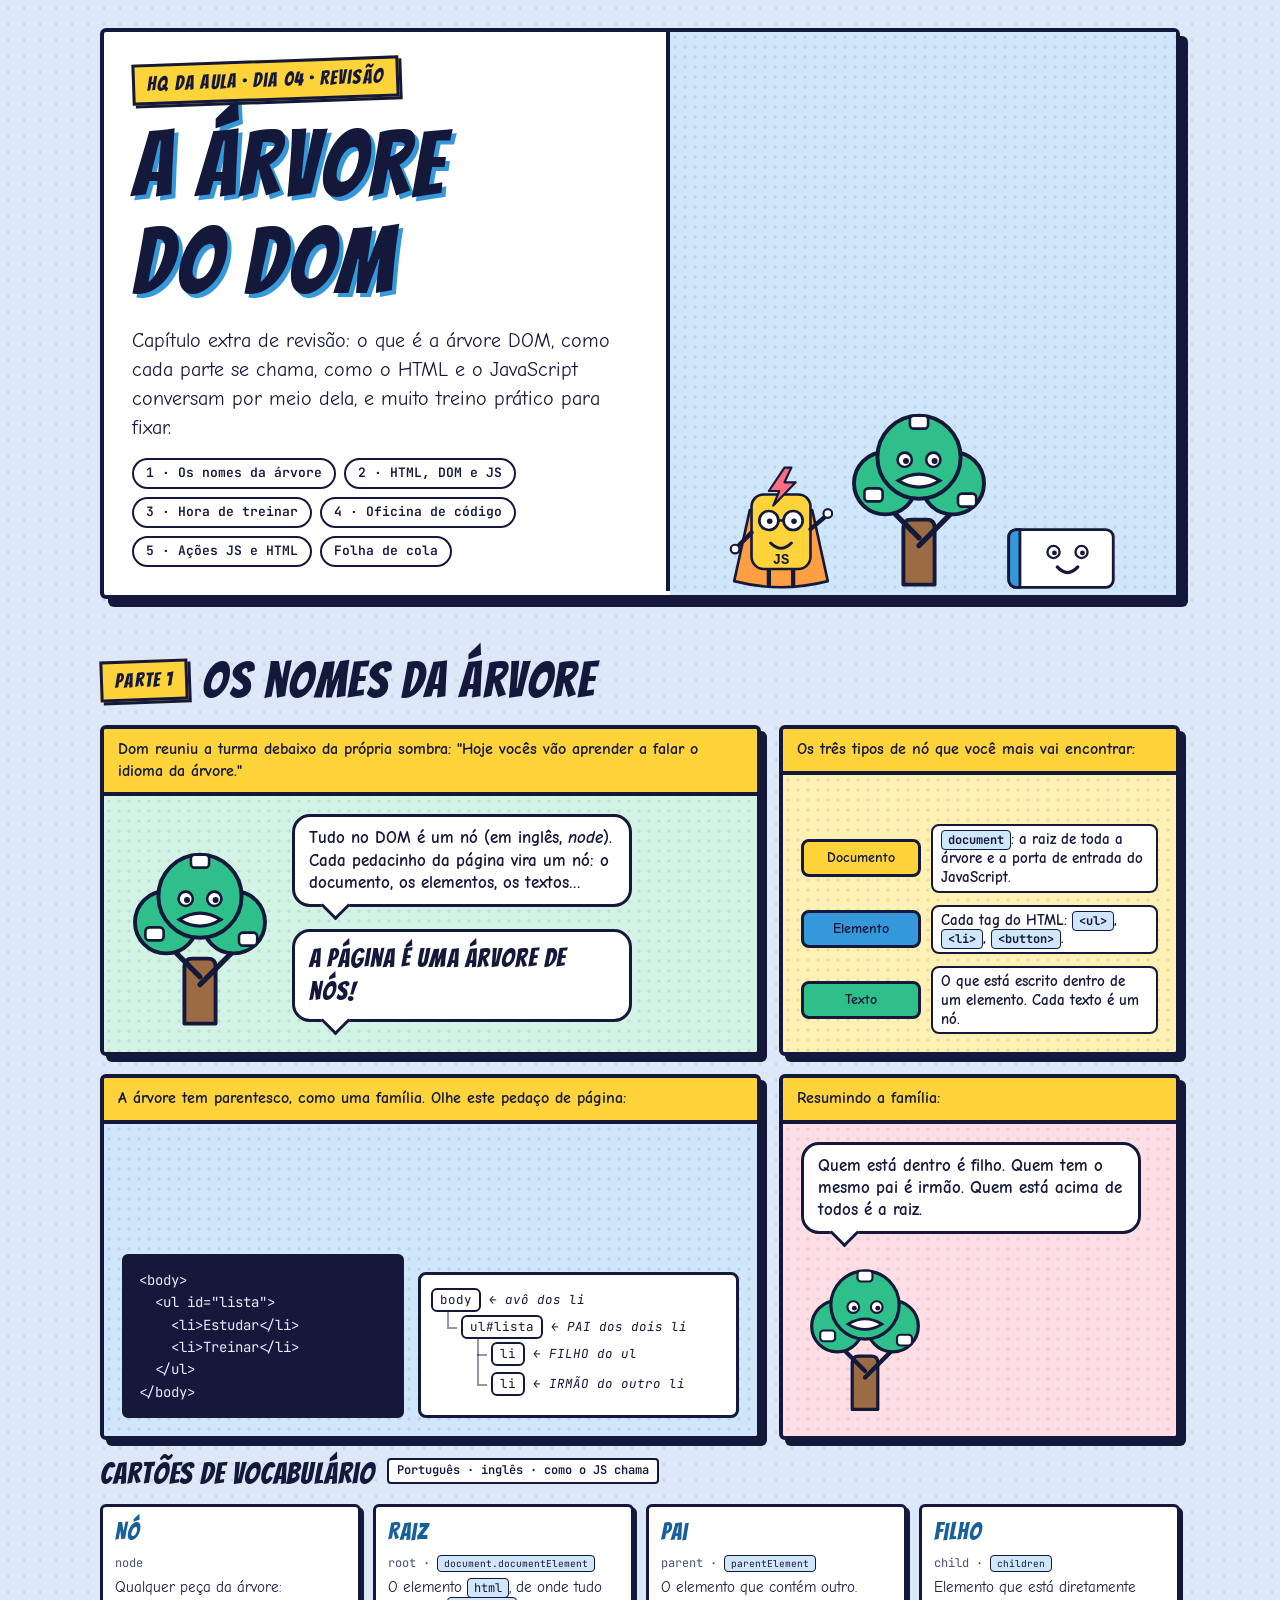
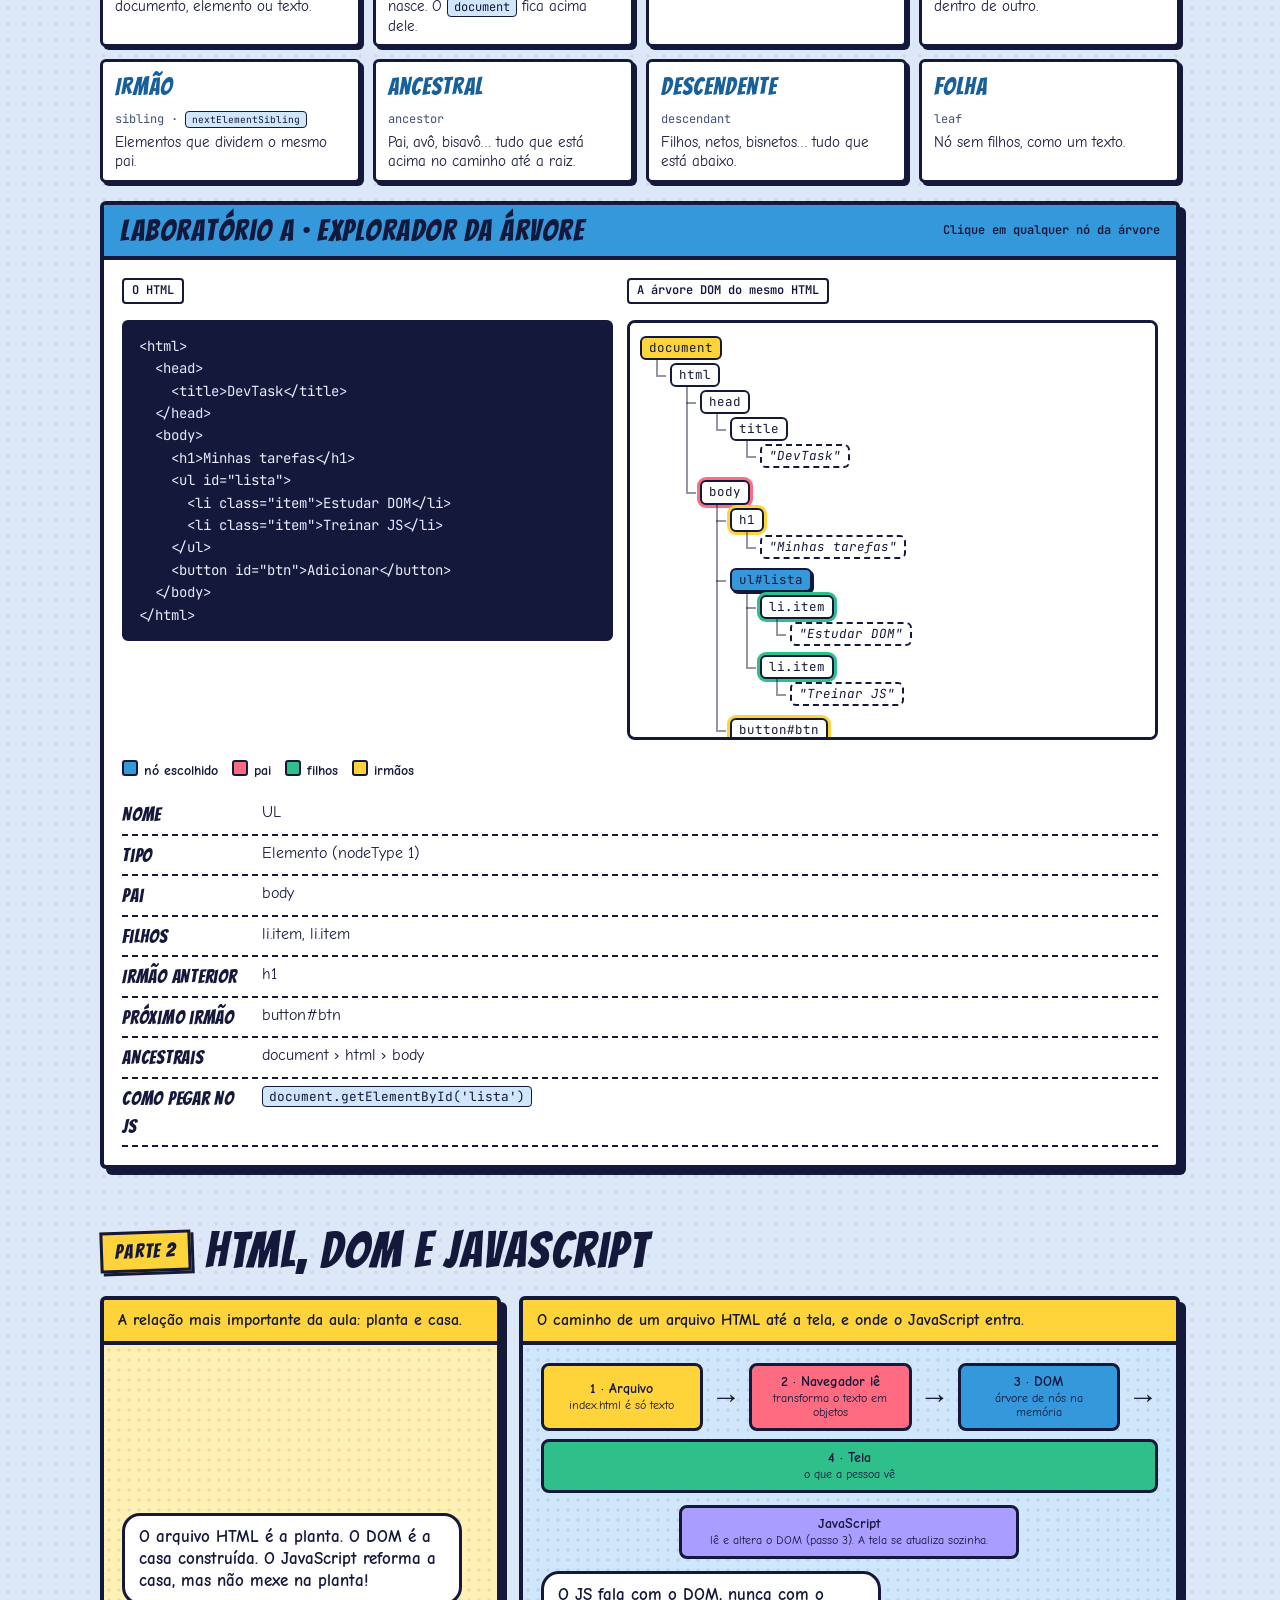
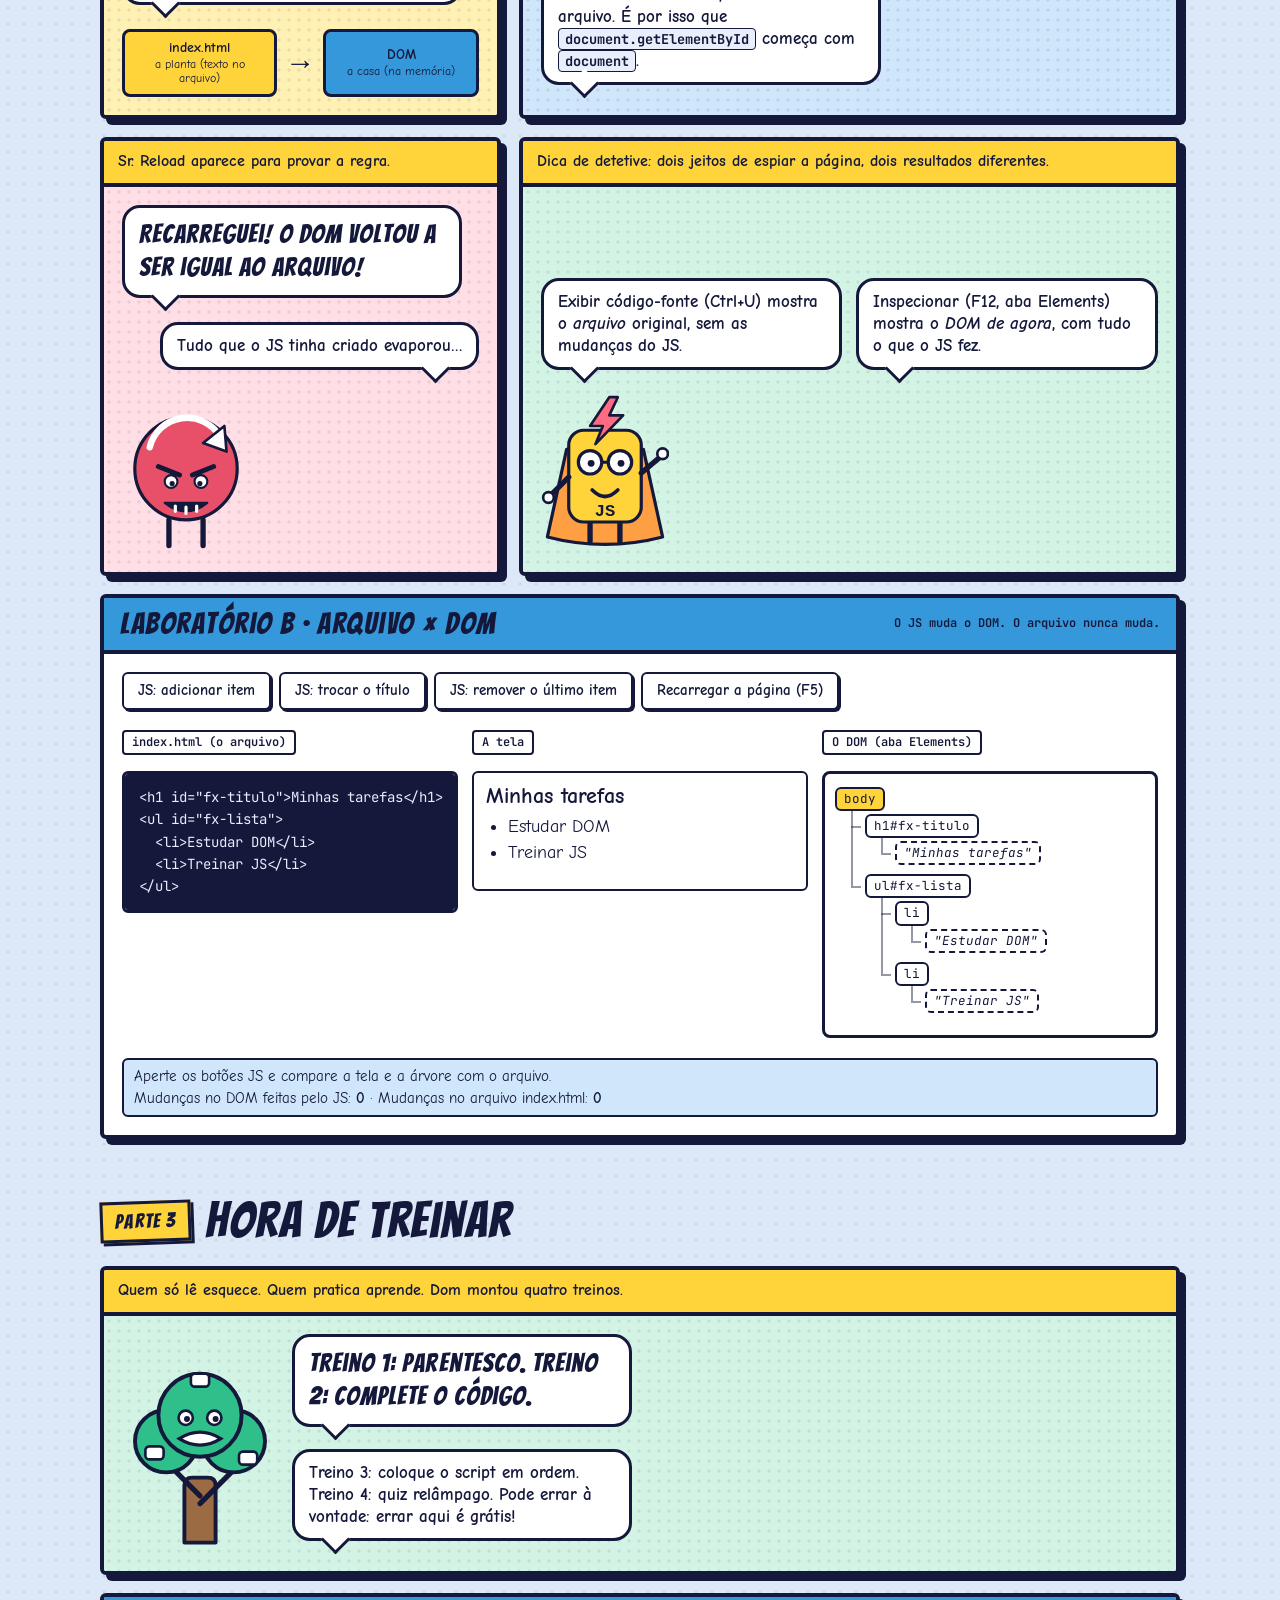
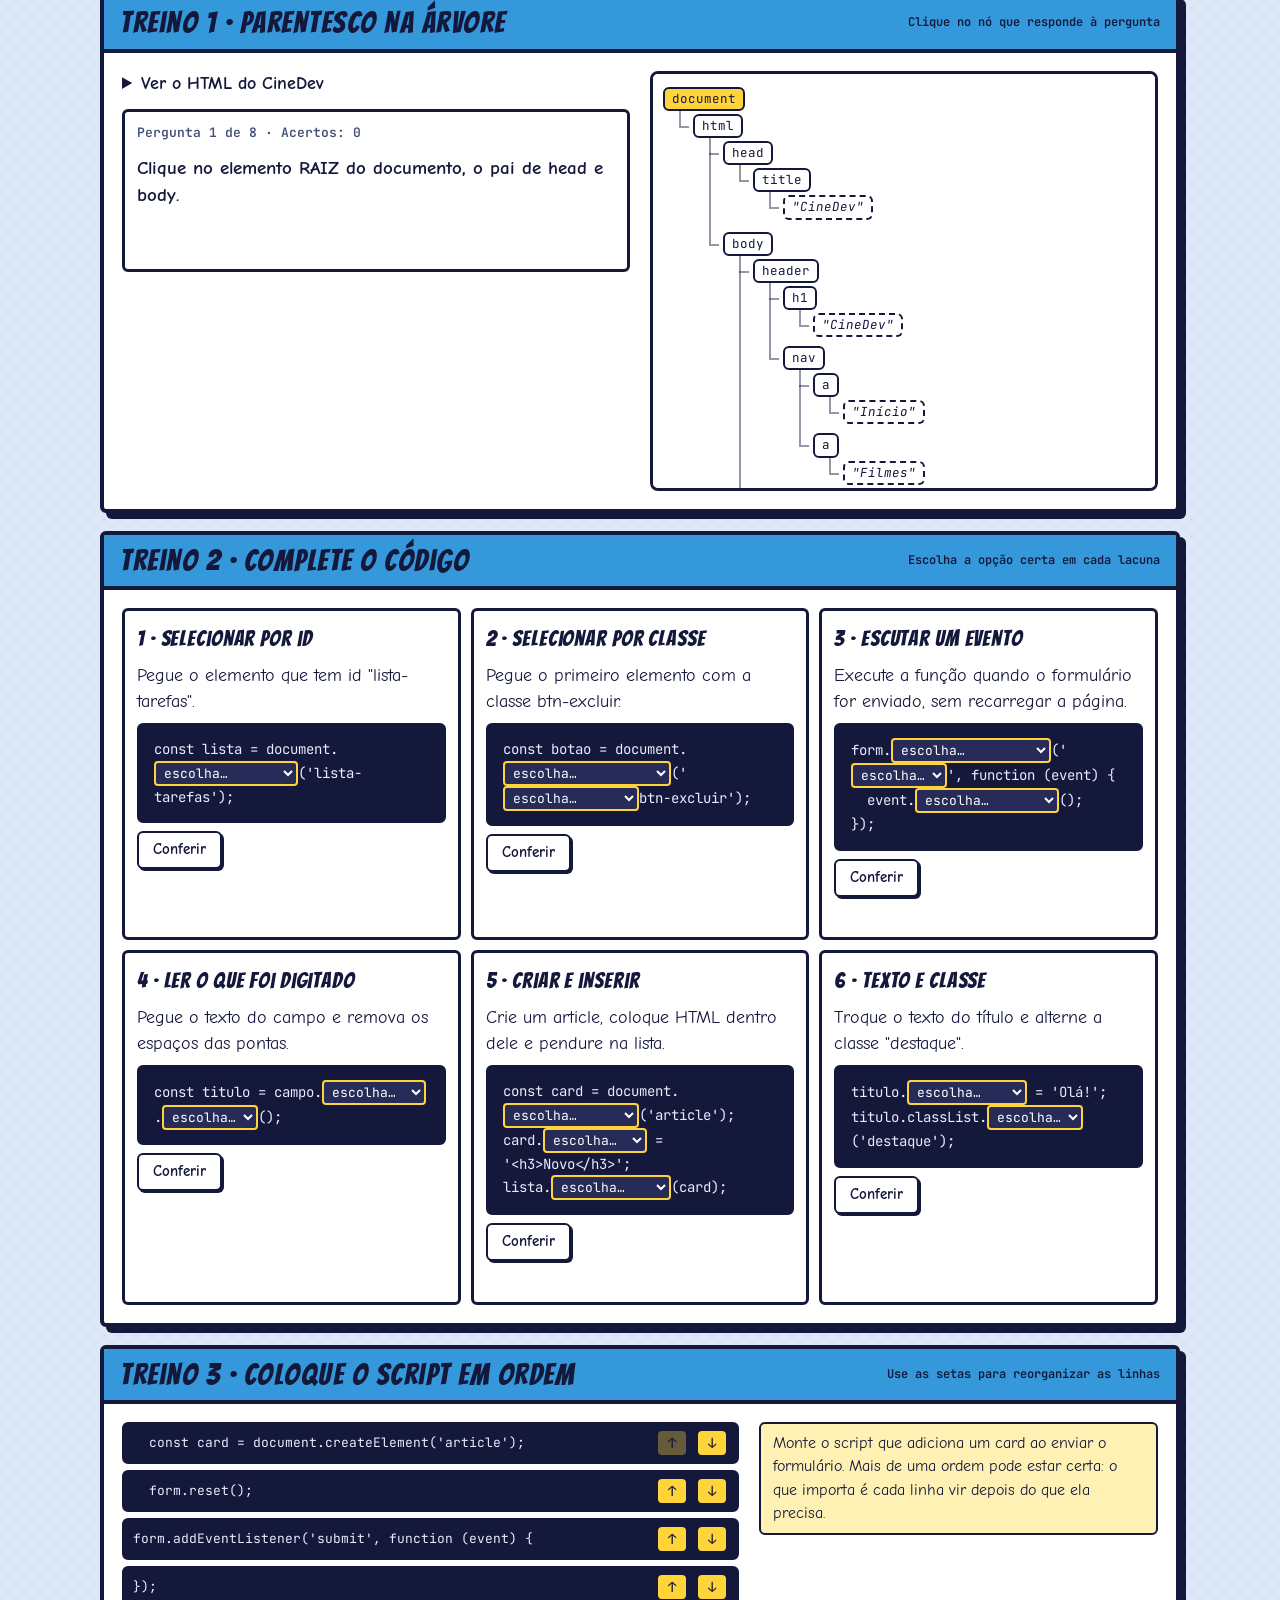
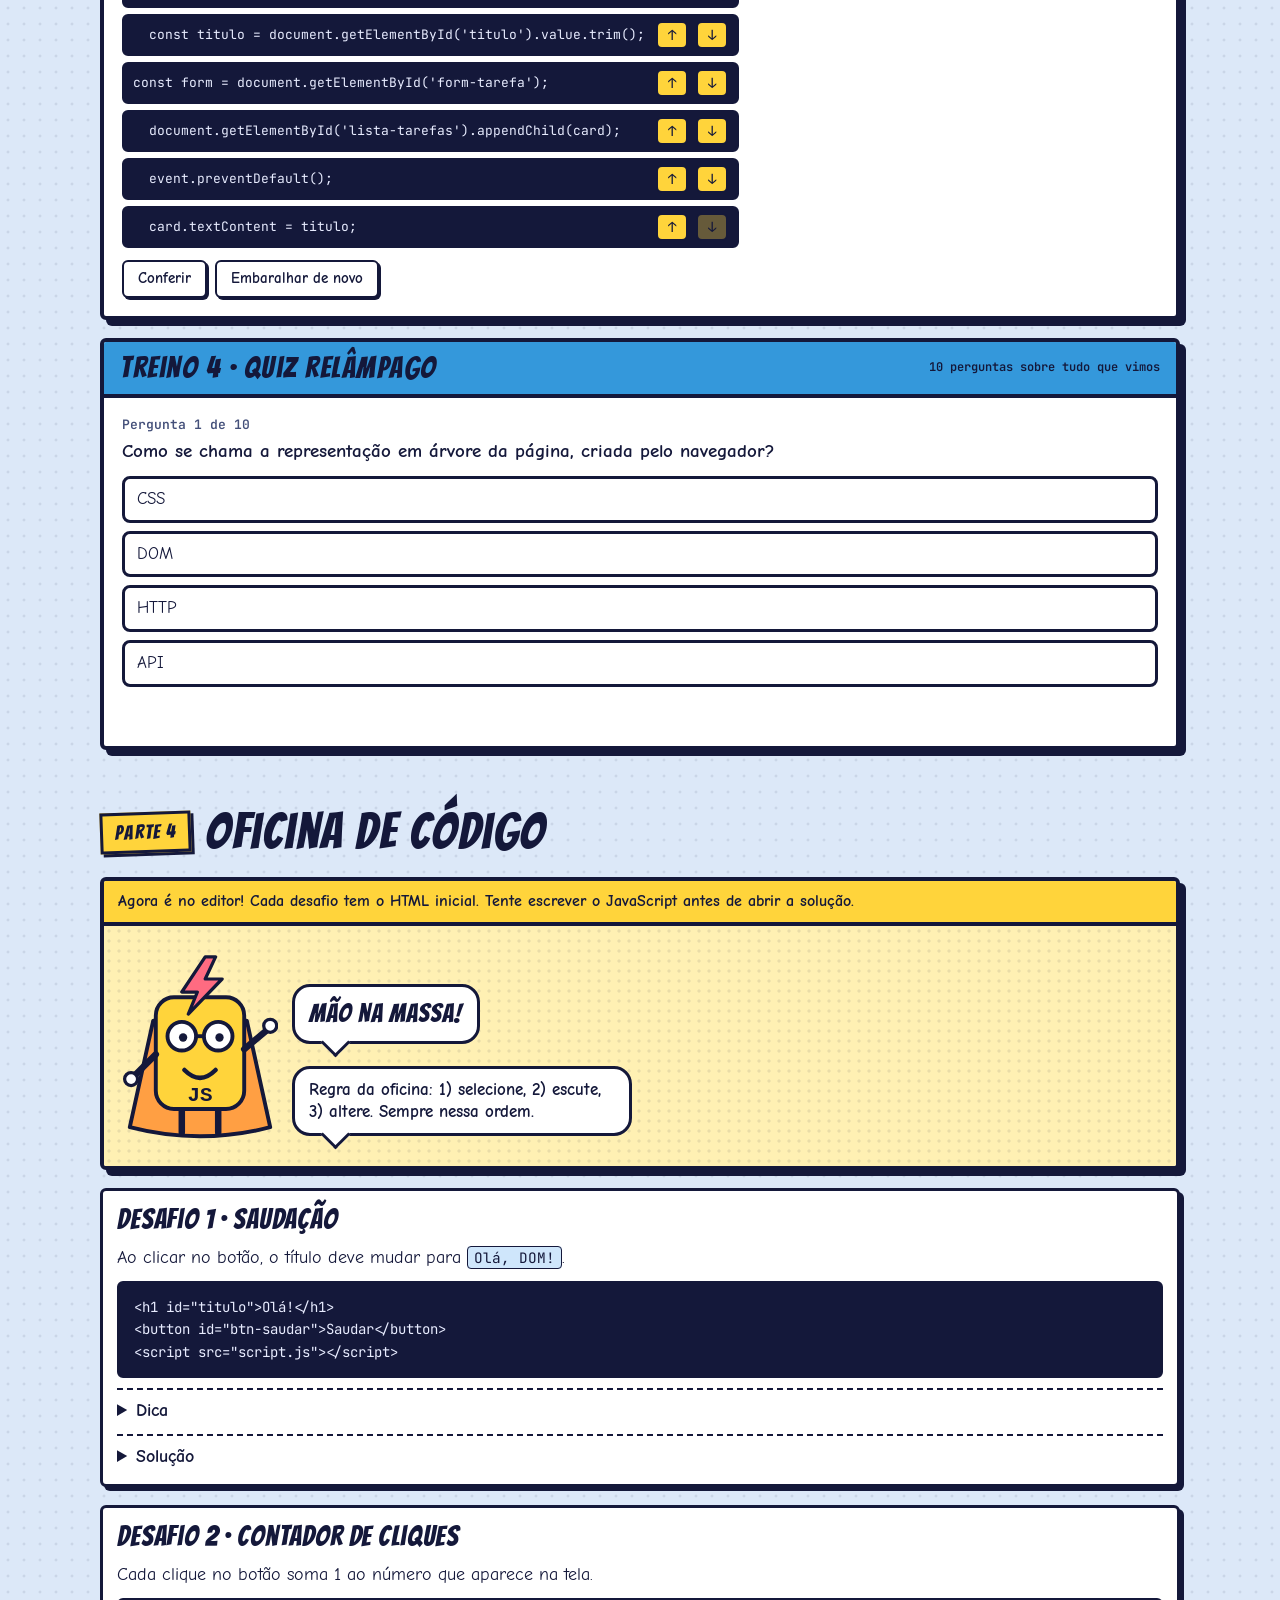
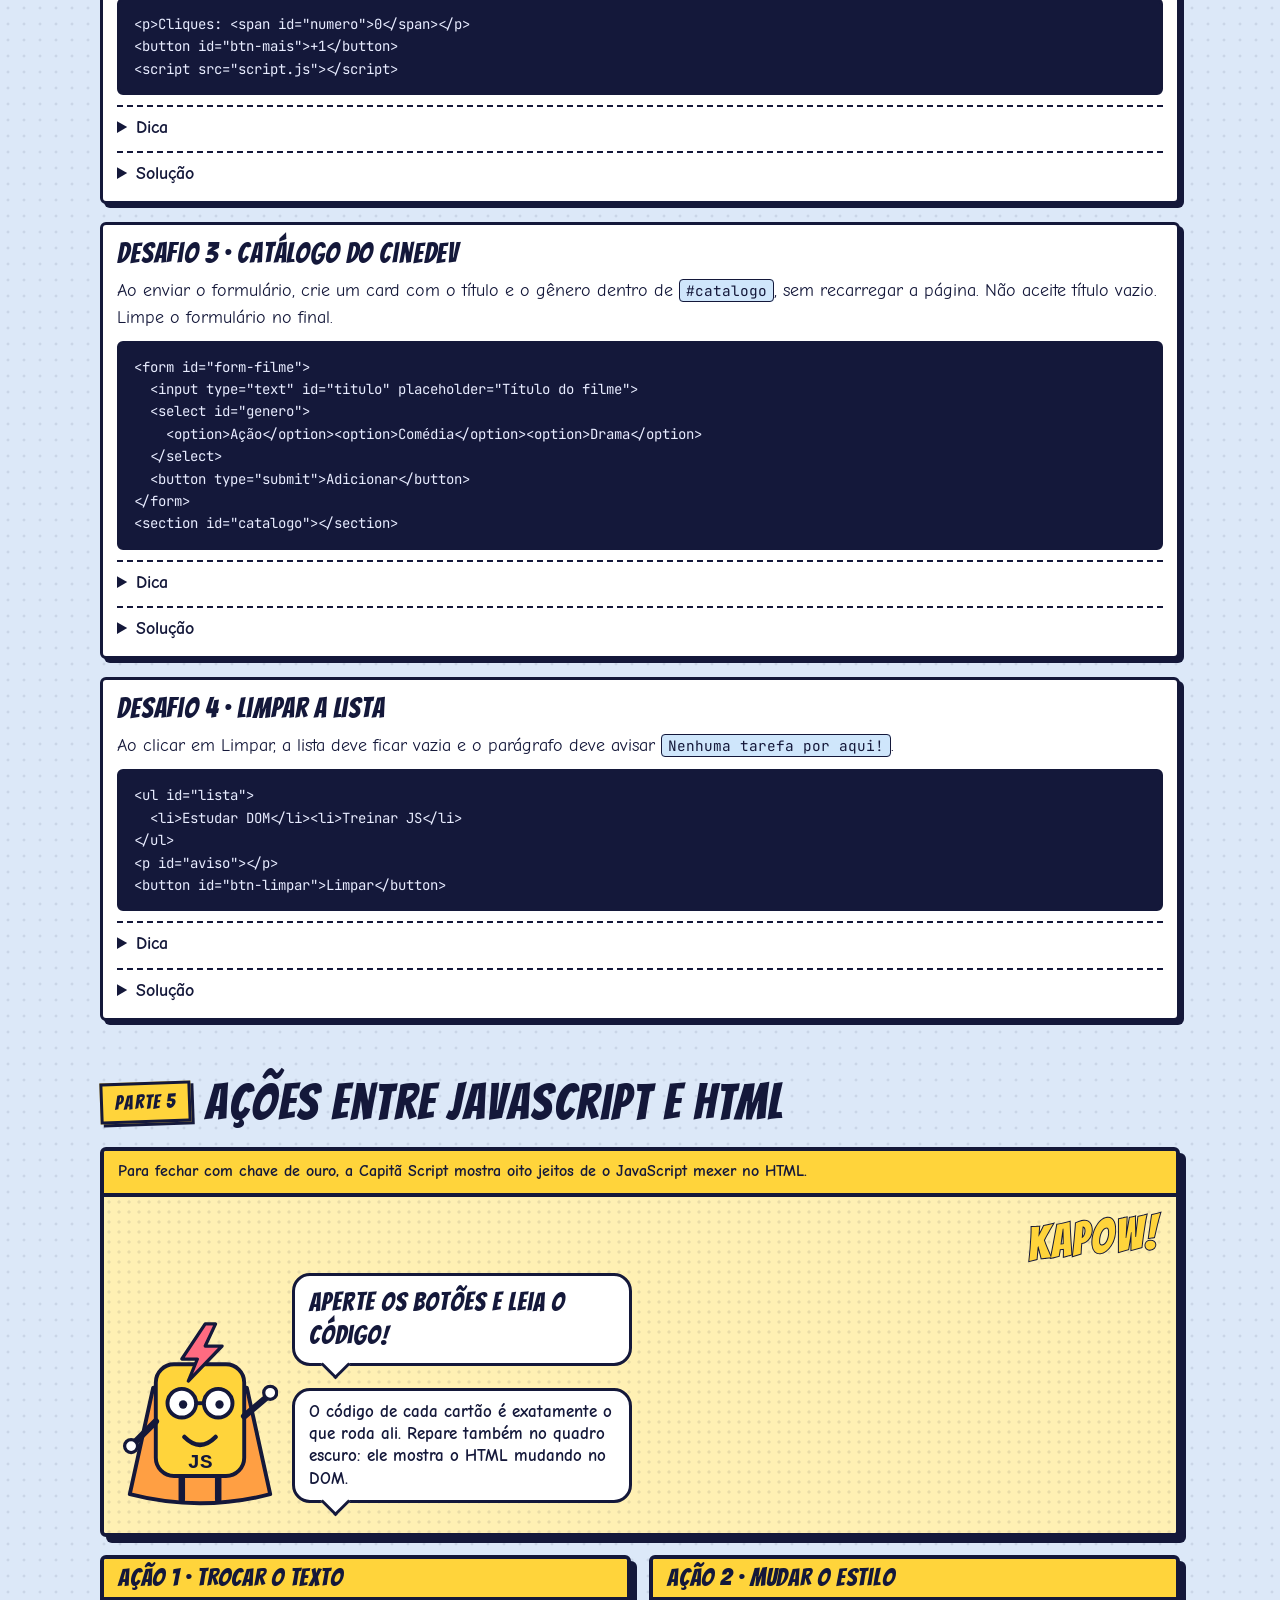
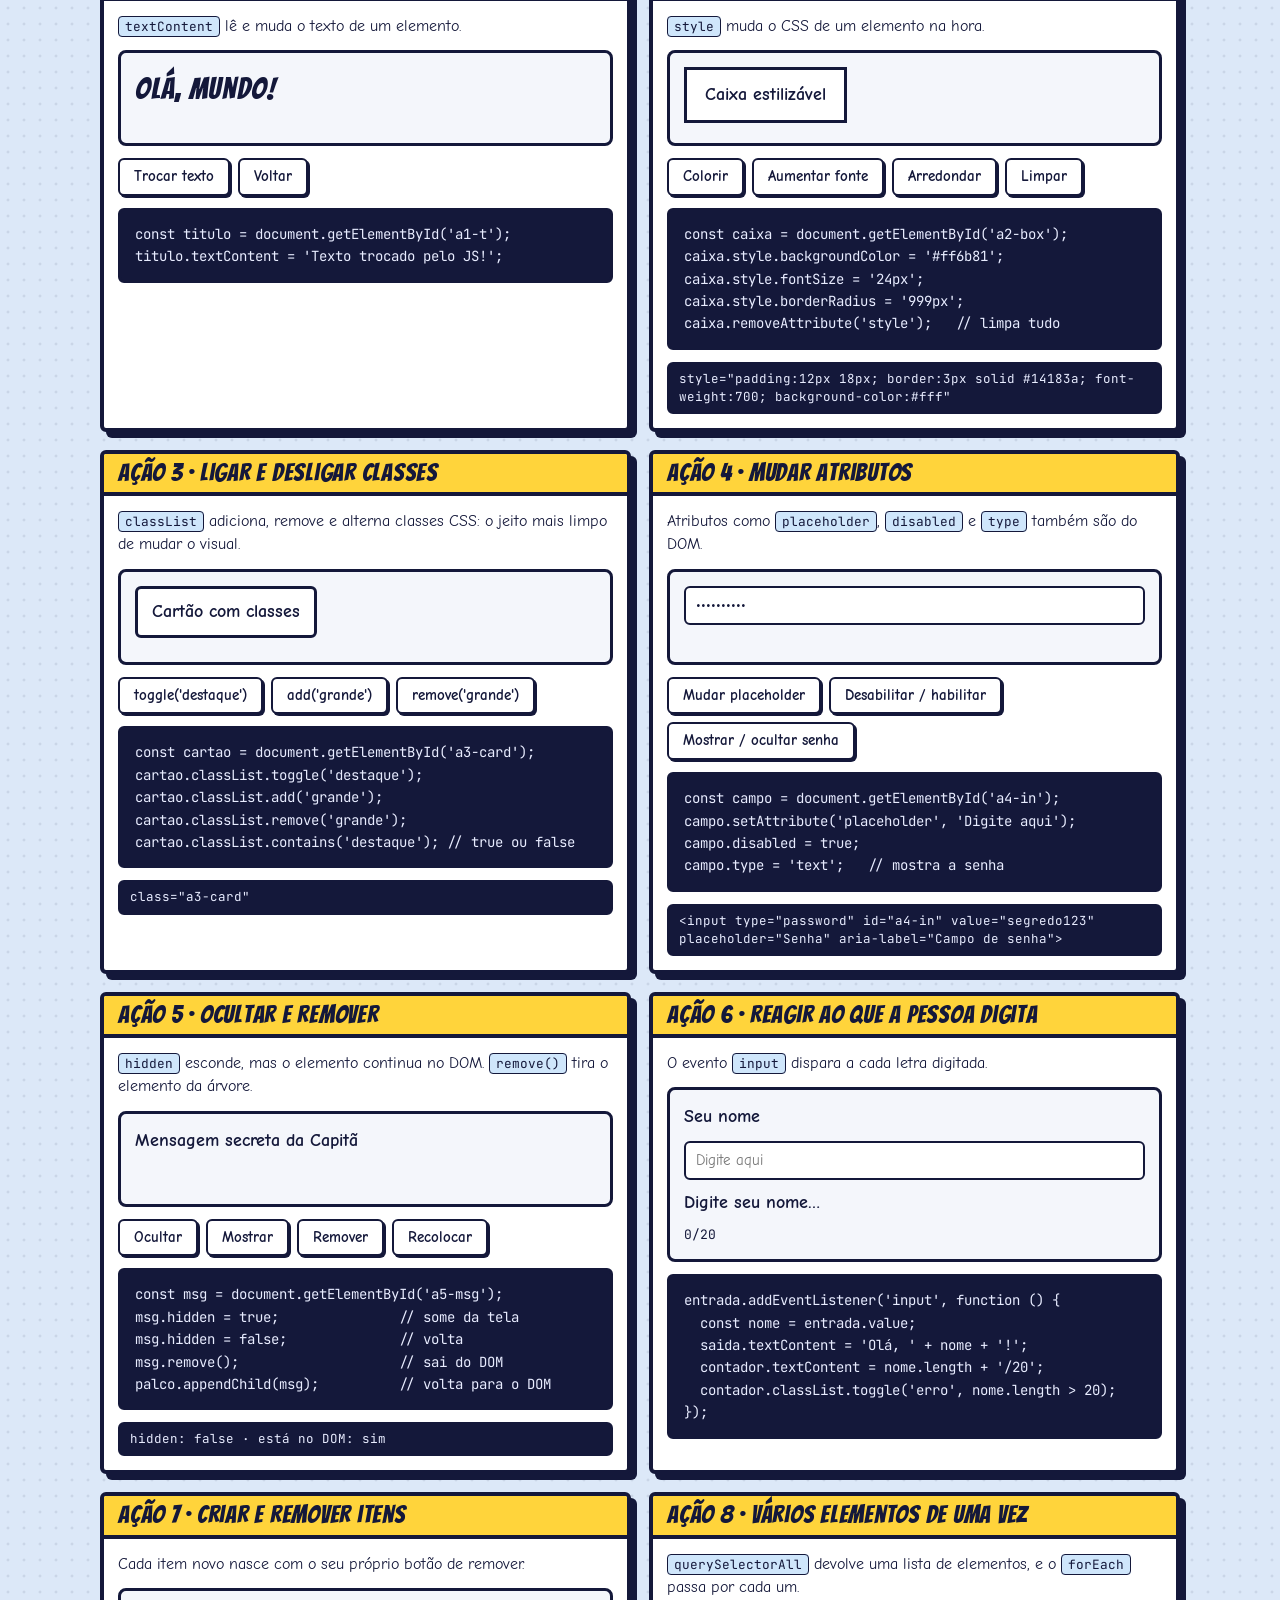
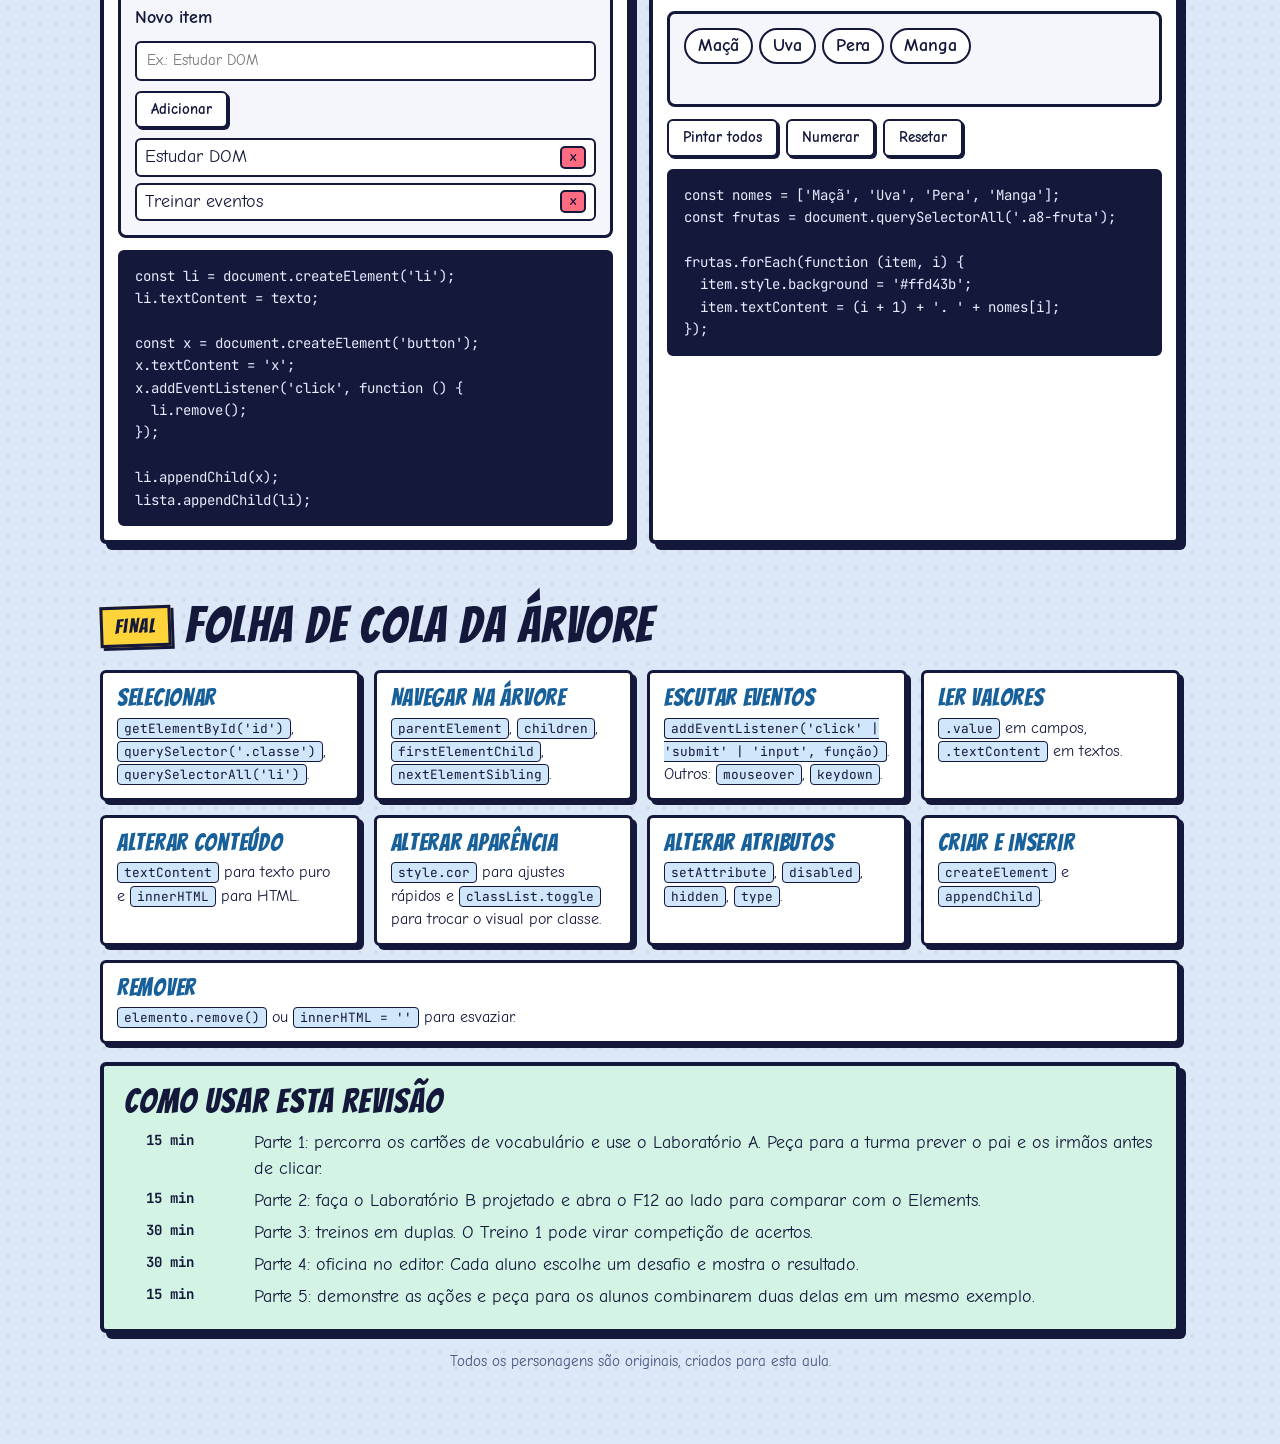
<file: Dia04 - JS DOM & Eventos/A Árvore do Dom.html>
<!doctype html><html><head><meta charset=utf8><meta name=viewport content="width=device-width,initial-scale=1,viewport-fit=cover"><style>:root{color-scheme:light;box-sizing:border-box;padding-top:env(safe-area-inset-top,0px);padding-bottom:env(safe-area-inset-bottom,0px)}html{scroll-padding-top:env(safe-area-inset-top,0px)}body{margin:0;padding:0;font:14px -apple-system,BlinkMacSystemFont,sans-serif;background:#fff;color:#000}img{max-width:100%}[hidden]:not([hidden=until-found i]){display:none!important}</style></head><body>
<title>A Árvore do Dom</title>
<meta name="claude:viewport-fit-sides" content="cover">
<link rel="stylesheet" href="https://fonts.googleapis.com/css2?family=Bangers&family=Comic+Neue:wght@400;700&family=JetBrains+Mono:wght@400;600&display=swap">
<style>
/* LAYOUT: HQ em "páginas". Cada página é uma linha flex que quebra em painéis. A própria HQ é feita de flexbox. */
:root{
  --bg:#dce8f8;
  --dot:rgba(20,24,58,.09);
  --paper:#ffffff;
  --ink:#14183a;
  --muted:#44507a;
  --line:#14183a;
  --shadow:#14183a;
  --blue:#3498db;
  --blue-text:#17609a;
  --pop:#ffd43b;
  --pink:#ff6b81;
  --green:#2fbf8a;
  --wash1:#cfe6fb;
  --wash2:#ffdfe5;
  --wash3:#fff0b3;
  --wash4:#d3f4e5;
  --code-bg:#14183a;
  --code-ink:#e8ecff;
  --c-sel:#ff9fb0;
  --c-prop:#ffd43b;
  --c-val:#7cc4ff;
  --c-com:#8e98d0;
  --f-display:'Bangers','Impact','Arial Narrow Bold',sans-serif;
  --f-body:'Comic Neue','Comic Sans MS','Chalkboard SE',sans-serif;
  --f-mono:'JetBrains Mono',ui-monospace,Menlo,Consolas,monospace;
}
@media (prefers-color-scheme: dark){
  :root:not([data-theme="light"]){
    --bg:#0d1022; --dot:rgba(255,255,255,.06); --paper:#181c3a; --ink:#eef1ff; --muted:#b6bfe6;
    --line:#d8def9; --shadow:#000; --blue-text:#86c8ff;
    --wash1:#1d3a66; --wash2:#4b2742; --wash3:#4a4217; --wash4:#1a4a3b; --code-bg:#0a0c1c;
    color-scheme:dark;
  }
}
:root[data-theme="dark"]{
  --bg:#0d1022; --dot:rgba(255,255,255,.06); --paper:#181c3a; --ink:#eef1ff; --muted:#b6bfe6;
  --line:#d8def9; --shadow:#000; --blue-text:#86c8ff;
  --wash1:#1d3a66; --wash2:#4b2742; --wash3:#4a4217; --wash4:#1a4a3b; --code-bg:#0a0c1c;
  color-scheme:dark;
}

*{box-sizing:border-box}
html{scroll-behavior:smooth}
[id]{scroll-margin-top:16px}
body{
  background-color:var(--bg);
  background-image:radial-gradient(var(--dot) 1.3px, transparent 1.7px);
  background-size:16px 16px;
  color:var(--ink);
  font-family:var(--f-body);
  font-size:18px;
  line-height:1.45;
  padding-block:28px 72px;
  padding-left:max(16px, env(safe-area-inset-left, 0px));
  padding-right:max(16px, env(safe-area-inset-right, 0px));
}
h1,h2,h3{font-family:var(--f-display); font-weight:400; margin:0; text-wrap:balance; letter-spacing:.03em; line-height:1.05}
p{margin:0}
code{font-family:var(--f-mono); font-size:.8em; background:var(--wash1); color:var(--ink); border:1px solid var(--line); border-radius:4px; padding:1px 6px}
a{color:var(--blue-text)}
:focus-visible{outline:3px solid var(--pop); outline-offset:2px}
.wrap{max-width:1080px; margin:0 auto; display:flex; flex-direction:column; gap:56px}

/* ---------- capa ---------- */
.cover{display:flex; flex-wrap:wrap; background:var(--paper); border:4px solid var(--line); box-shadow:8px 8px 0 var(--shadow); border-radius:6px}
.cover-text{flex:1 1 380px; min-width:0; padding:28px; display:flex; flex-direction:column; gap:16px; align-items:flex-start}
.cover h1{font-size:clamp(46px, 9vw, 92px); text-shadow:4px 4px 0 var(--blue)}
.lead{font-size:20px; max-width:34em}
.cover-art{flex:1 1 320px; min-width:0; background-color:var(--wash1); background-image:radial-gradient(var(--dot) 1.4px, transparent 1.8px); background-size:10px 10px; box-shadow:-4px -4px 0 0 var(--line); display:flex; align-items:flex-end; justify-content:center; gap:8px; padding:28px 18px 0; min-height:280px}
.badge{display:inline-block; background:var(--pop); color:#14183a; border:3px solid #14183a; padding:3px 12px; transform:rotate(-2deg); font-family:var(--f-display); letter-spacing:.06em; font-size:20px; box-shadow:3px 3px 0 #14183a}
.toc{display:flex; flex-wrap:wrap; gap:8px}
.toc a{font-family:var(--f-mono); font-size:13px; font-weight:600; text-decoration:none; color:var(--ink); border:2px solid var(--line); border-radius:999px; padding:4px 12px; background:var(--paper)}
.toc a:hover{background:var(--pop); color:#14183a}

/* ---------- personagens ---------- */
.chr{display:block; height:auto; flex:none}
.w-lg{width:128px} .w-md{width:104px} .w-xl{width:156px}
.tico{width:132px} .bia{width:108px} .tico.sm{width:112px}
.cast{display:flex; align-items:flex-end; gap:10px; flex-wrap:wrap}
.cast-grid{display:flex; flex-wrap:wrap; gap:14px}
.cast-card{flex:1 1 190px; min-width:0; background:var(--paper); border:3px solid var(--line); border-radius:6px; padding:14px; display:flex; flex-direction:column; align-items:center; gap:8px; text-align:center; box-shadow:4px 4px 0 var(--shadow)}
.cast-card h3{font-size:26px}
.cast-card .chr{height:96px; width:auto}
.cast-card p{font-size:16px; color:var(--muted)}
.sec-title{display:flex; align-items:center; gap:12px; flex-wrap:wrap; margin-bottom:14px}
.sec-title h2{font-size:38px}

/* ---------- capítulos e painéis ---------- */
.chapter{display:flex; flex-direction:column; gap:18px}
.chap-head{display:flex; align-items:center; gap:14px; flex-wrap:wrap}
.chap-head h2{font-size:clamp(34px, 6vw, 50px)}
.row{display:flex; flex-wrap:wrap; gap:18px; align-items:stretch}
.panel{flex:1 1 300px; min-width:0; display:flex; flex-direction:column; background:var(--paper); border:4px solid var(--line); box-shadow:6px 6px 0 var(--shadow); border-radius:6px; overflow:hidden}
.panel.wide{flex:2 1 460px}
.cap{background:var(--pop); color:#14183a; border-bottom:4px solid var(--line); padding:10px 14px; font-weight:700; font-size:16px; line-height:1.35}
.cap code{background:rgba(255,255,255,.6); color:#14183a; border-color:#14183a}
.art{flex:1; min-width:0; display:flex; flex-direction:column; justify-content:flex-end; gap:12px; padding:18px; min-height:240px; background-color:var(--wash1); background-image:radial-gradient(var(--dot) 1.4px, transparent 1.8px); background-size:10px 10px}
.art.w2{background-color:var(--wash2)}
.art.w3{background-color:var(--wash3)}
.art.w4{background-color:var(--wash4)}
.split{display:flex; flex-wrap:wrap; gap:14px; align-items:flex-end}
.split > *{min-width:0}
.split .grow{flex:1 1 220px; display:flex; flex-direction:column; gap:10px}
.stack{display:flex; flex-direction:column; gap:6px}

.bubble{position:relative; align-self:flex-start; max-width:min(100%, 340px); background:#fff; color:#14183a; border:3px solid #14183a; border-radius:18px; padding:10px 14px; font-weight:700; font-size:17px; line-height:1.3; margin-bottom:12px}
.bubble::after{content:""; position:absolute; bottom:-12px; left:30px; width:18px; height:18px; background:#fff; border-right:3px solid #14183a; border-bottom:3px solid #14183a; transform:rotate(45deg)}
.bubble.r{align-self:flex-end}
.bubble.r::after{left:auto; right:30px}
.bubble.shout{font-family:var(--f-display); font-weight:400; font-size:26px; letter-spacing:.04em}
.bubble code{background:#e8eefc; color:#14183a; border-color:#14183a}
.sfx{align-self:flex-end; font-family:var(--f-display); font-size:46px; line-height:1; color:var(--pink); -webkit-text-stroke:2px #14183a; paint-order:stroke fill; transform:rotate(-6deg); letter-spacing:.04em}
.sfx.g{color:var(--green)} .sfx.y{color:var(--pop)}

/* ---------- código ---------- */
.code{margin:0; background:var(--code-bg); color:var(--code-ink); font-family:var(--f-mono); font-size:14px; line-height:1.6; padding:12px 14px; border-radius:6px; border:3px solid var(--line); overflow-x:auto; white-space:pre; min-width:0}
.cs{color:var(--c-sel)} .cp{color:var(--c-prop)} .cv{color:var(--c-val)} .cc{color:var(--c-com)}
.ln{display:block}
.ln.in{padding-left:2ch}
.ln.hl{background:rgba(255,212,59,.22); box-shadow:-14px 0 0 rgba(255,212,59,.22), 14px 0 0 rgba(255,212,59,.22)}
.ln.dead{opacity:.45; text-decoration:line-through}
.code.on{box-shadow:0 0 0 4px var(--green)}

/* ---------- peças de desenho (mocks) ---------- */
.mockform{display:flex; flex-direction:column; gap:8px}
.mockform.row{flex-direction:row; align-items:flex-end}
.fld{background:#fff; color:#14183a; border:2px dashed #14183a; border-radius:6px; padding:8px 10px; font-weight:700; font-size:14px}
.mockform.row .fld{flex:1; min-width:0; text-align:center; padding-inline:4px}
.fld.go{background:#2fbf8a; border-style:solid; text-align:center}
.mockform.row .fld.go{flex:0 0 auto; padding-inline:8px}
.mock-label{align-self:flex-start; font-family:var(--f-mono); font-size:12px; font-weight:600; background:#fff; color:#14183a; border:2px solid #14183a; border-radius:4px; padding:2px 8px}
.phone{width:200px; max-width:100%; background:#f4f6fb; color:#14183a; border:3px solid #14183a; border-radius:14px; padding:10px}
.mf-squish,.mf-wrap{display:flex; gap:6px}
.mf-squish .fld{flex:1; min-width:0; font-size:11px; padding:6px 2px; word-break:break-all; text-align:center}
.mf-wrap{flex-wrap:wrap}
.mf-wrap .fld{flex:1; min-width:84px; font-size:12px; text-align:center}
.mini-card{background:#fff; color:#14183a; border-left:5px solid #3498db; border-radius:6px; padding:10px 12px; font-weight:700; font-size:14px; display:flex; justify-content:space-between; align-items:center; gap:10px; border-top:2px solid #14183a; border-right:2px solid #14183a; border-bottom:2px solid #14183a}
.mini-card.blk{display:block}
.mini-card.blk .acoes{display:block; margin-top:8px}
.mini-card.col{flex-direction:column; align-items:flex-start}
.mini-card.col .acoes{width:100%; justify-content:flex-end}
.mini-card .acoes{display:flex; gap:6px}
.mini-card.nest .acoes{outline:3px dashed #ff6b81; outline-offset:3px; border-radius:4px}
.mini-btn{font-style:normal; background:#2fbf8a; border:2px solid #14183a; border-radius:5px; padding:2px 8px; font-size:12px; display:inline-block}
.mini-btn.del{background:#ff6b81}
.pizza{width:150px; max-width:100%; aspect-ratio:1; border-radius:50%; border:4px solid #14183a; flex:none; box-shadow:0 0 0 9px #e0a645, 0 0 0 12px #14183a; margin:14px}
.pizza.s{width:120px}
.axes{background:#fff; color:#14183a; border:3px solid #14183a; border-radius:8px; padding:12px; display:flex; flex-direction:column; gap:10px; width:100%}
.axes-label{font-weight:700; font-size:15px}
.axes-label code{background:#e8eefc; color:#14183a; border-color:#14183a}
.axes-mid{display:flex; gap:12px; align-items:stretch}
.axes-box{flex:1; min-width:0; display:flex; align-items:center; justify-content:space-between; gap:8px; border:3px dashed #3498db; border-radius:8px; padding:12px; min-height:128px}
.axes-box .it{flex:1; min-width:0; font-size:14px}
.ax{font-family:var(--f-mono); font-size:12px; font-weight:600; color:#14183a}
.ax-main{display:flex; align-items:center; gap:8px}
.ax-main i{flex:1; height:3px; background:#14183a; position:relative}
.ax-main i::after{content:""; position:absolute; right:-2px; top:50%; transform:translateY(-50%); border-left:10px solid #14183a; border-top:6px solid transparent; border-bottom:6px solid transparent}
.ax-cross{display:flex; flex-direction:column; align-items:center; gap:6px}
.ax-cross span{writing-mode:vertical-rl}
.ax-cross i{flex:1; width:3px; min-height:40px; background:#14183a; position:relative}
.ax-cross i::after{content:""; position:absolute; bottom:-2px; left:50%; transform:translateX(-50%); border-top:10px solid #14183a; border-left:6px solid transparent; border-right:6px solid transparent}

/* itens coloridos (caixinhas) */
.it{border:3px solid #14183a; border-radius:8px; font-weight:700; padding:8px 10px; text-align:center; color:#14183a; line-height:1.15}
.c1{background:#3498db} .c2{background:#ff6b81} .c3{background:#2fbf8a} .c4{background:#ffd43b} .c5{background:#a99dff}

/* ---------- laboratórios ---------- */
.lab{background:var(--paper); border:4px solid var(--line); box-shadow:6px 6px 0 var(--shadow); border-radius:6px; overflow:hidden}
.lab-head{display:flex; align-items:center; justify-content:space-between; gap:10px; flex-wrap:wrap; background:var(--blue); color:#14183a; padding:10px 16px; border-bottom:4px solid var(--line)}
.lab-head h3{font-size:30px; letter-spacing:.05em}
.lab-head .hint{font-family:var(--f-mono); font-size:12px; font-weight:600}
.lab-body{display:flex; flex-wrap:wrap; gap:20px; padding:18px}
.lab-body.col{flex-direction:column}
.lab-ctrl{flex:1 1 260px; min-width:0; display:flex; flex-direction:column; gap:14px}
.lab-view{flex:2 1 340px; min-width:0; display:flex; flex-direction:column; gap:12px}
fieldset{border:0; padding:0; margin:0; min-width:0}
legend{font-family:var(--f-display); letter-spacing:.05em; font-size:20px; padding:0; margin-bottom:6px}
.chips{display:flex; flex-wrap:wrap; gap:6px}
.chip{position:relative; display:block}
.chip input{position:absolute; opacity:0; inset:0; width:100%; height:100%; margin:0; cursor:pointer}
.chip span{display:block; padding:5px 10px; border:2px solid var(--line); border-radius:999px; font-family:var(--f-mono); font-size:13px; font-weight:600; background:var(--paper); color:var(--ink)}
.chip input:checked + span{background:var(--pop); color:#14183a; box-shadow:2px 2px 0 var(--line)}
.chip input:focus-visible + span{outline:3px solid var(--blue); outline-offset:2px}
.btn-ghost{font:inherit; font-weight:700; font-size:15px; padding:6px 14px; border:2px solid var(--line); border-radius:6px; background:var(--paper); color:var(--ink); box-shadow:2px 2px 0 var(--line); cursor:pointer; align-self:flex-start}
.btn-ghost:hover{background:var(--pop); color:#14183a}
.btn-ghost:active{transform:translate(2px,2px); box-shadow:none}
.switch{display:flex; align-items:center; gap:10px; font-weight:700; cursor:pointer}
.switch input{width:22px; height:22px; accent-color:var(--blue); flex:none}
input[type=range]{width:100%; accent-color:var(--blue)}
.range-row{display:flex; align-items:center; gap:10px}
.range-row output{font-family:var(--f-mono); font-size:13px; font-weight:600; min-width:5ch; text-align:right}
.tip{background:var(--wash3); color:var(--ink); border:2px solid var(--line); border-radius:6px; padding:8px 12px; font-size:16px}
.stage-box{border:3px solid var(--line); border-radius:8px; background-color:var(--wash1); background-image:radial-gradient(var(--dot) 1.4px, transparent 1.8px); background-size:10px 10px; padding:8px; overflow:hidden}
.stage{display:flex; height:260px; max-width:100%; border:3px dashed var(--blue); border-radius:6px; padding:6px; transition:width .25s}
.stage .it{flex:0 1 84px}
.stage.col .it{flex:0 0 auto; width:84px}
.i1{padding-block:6px} .i2{padding-block:20px} .i3{padding-block:11px} .i4{padding-block:16px} .i5{padding-block:8px}
.demo-card{background:#fff; color:#14183a; border-left:5px solid #3498db; border-radius:6px; padding:15px 20px; min-height:130px; border:2px solid #14183a; border-left-width:5px; gap:12px}
.demo-card strong{display:block}
.demo-card small{font-size:14px; color:#44507a}
.demo-card .acoes{gap:8px}
.btn{font:inherit; font-weight:700; font-size:14px; border:2px solid #14183a; border-radius:6px; padding:6px 12px; background:#2fbf8a; color:#14183a; cursor:default}
.btn.del{background:#ff6b81}
.fbox-row{display:flex; gap:10px; height:120px}
.fbox{min-width:0; border:3px solid #14183a; border-radius:8px; color:#14183a; display:flex; flex-direction:column; align-items:center; justify-content:center; text-align:center; overflow:hidden; transition:flex .2s, width .2s}
.fbox b{font-family:var(--f-display); font-weight:400; font-size:30px; line-height:1}
.fbox small{font-family:var(--f-mono); font-size:11px; font-weight:600}
.pizza-row{display:flex; flex-wrap:wrap; align-items:center; gap:10px 22px}
.pizza-legend{flex:1 1 200px; min-width:0; font-weight:700}

/* simulador de telas */
.sim-outer{display:flex; justify-content:center; padding:16px; border:3px dashed var(--line); border-radius:8px; background-color:var(--wash1); background-image:radial-gradient(var(--dot) 1.4px, transparent 1.8px); background-size:10px 10px; min-width:0}
.sim-frame{container-type:inline-size; container-name:tela; flex:none; max-width:100%; background:#f4f6fb; color:#14183a; border-radius:10px; box-shadow:0 0 0 3px #14183a, 6px 6px 0 3px #14183a; transition:width .2s}
.sim-app{padding:16px; display:flex; flex-direction:column; gap:16px}
.sim-frame form{display:flex; gap:15px; align-items:flex-end; flex-wrap:wrap; margin:0}
.sim-frame form > div{flex:1; min-width:200px; display:flex; flex-direction:column; gap:4px}
.sim-frame label{font-weight:700; font-size:14px}
.sim-frame input[type=text],.sim-frame input[type=date]{padding:8px 10px; border:2px solid #14183a; border-radius:6px; font:inherit; font-size:15px; width:100%; min-width:0; background:#fff; color:#14183a}
.sim-frame .lista{display:flex; flex-direction:column; gap:15px}
.sim-frame article{background:#fff; border-left:5px solid #3498db; padding:15px 20px; border-radius:6px; display:flex; justify-content:space-between; align-items:center; box-shadow:0 1px 0 rgba(20,24,58,.2)}
.sim-frame article strong{display:block}
.sim-frame article small{color:#44507a; font-size:14px}
.sim-frame article .acoes{display:flex; gap:8px}
@container tela (max-width: 600px){
  .sim-frame:not(.sem-mq) form{flex-direction:column; align-items:stretch}
  .sim-frame:not(.sem-mq) article{flex-direction:column; align-items:flex-start; gap:12px}
  .sim-frame:not(.sem-mq) article .acoes{width:100%; justify-content:flex-end}
}
.sim-bar{display:flex; flex-wrap:wrap; align-items:center; gap:12px 20px}
.sim-bar .range-row{flex:1 1 280px}
.sim-bar output{font-weight:700}

/* ---------- missão final ---------- */
.sheet{display:flex; flex-wrap:wrap; gap:14px}
.sheet-card{flex:1 1 240px; min-width:0; background:var(--paper); border:3px solid var(--line); border-radius:6px; padding:12px 14px; box-shadow:4px 4px 0 var(--shadow); display:flex; flex-direction:column; gap:6px}
.sheet-card h3{font-size:24px; color:var(--blue-text)}
.sheet-card p{font-size:16px}
.quest{flex:1 1 380px; min-width:0; background:var(--paper); border:3px solid var(--line); border-radius:6px; padding:12px 14px; box-shadow:4px 4px 0 var(--shadow)}
.quest summary{cursor:pointer; font-weight:700}
.quest .ans{margin-top:10px; padding-top:10px; border-top:2px dashed var(--line); font-size:17px; display:flex; flex-direction:column; gap:8px}
.teacher{background:var(--wash4); border:4px solid var(--line); border-radius:6px; padding:18px 20px; box-shadow:6px 6px 0 var(--shadow); display:flex; flex-direction:column; gap:10px}
.teacher h2{font-size:34px}
.teacher ul{margin:0; padding-left:1.2em; display:flex; flex-direction:column; gap:6px}
.foot{font-size:15px; color:var(--muted); text-align:center}

@media (prefers-reduced-motion: reduce){
  html{scroll-behavior:auto}
  .stage,.fbox,.sim-frame{transition:none}
}

/* ===== Volume 2: DOM e eventos ===== */
.browser{background:#f4f6fb; color:#14183a; border:3px solid #14183a; border-radius:10px; overflow:hidden; min-width:0}
.browser-bar{display:flex; align-items:center; gap:6px; background:#14183a; color:#e8ecff; padding:6px 10px; font-family:var(--f-mono); font-size:12px}
.browser-bar i{width:10px; height:10px; border-radius:50%; background:#ff6b81; flex:none}
.browser-bar i:nth-child(2){background:#ffd43b}
.browser-bar i:nth-child(3){background:#2fbf8a}
.browser-bar span{margin-left:8px; background:#2b3160; border-radius:4px; padding:1px 8px; flex:1; min-width:0; overflow:hidden; text-overflow:ellipsis; white-space:nowrap}
.browser-body{padding:12px; position:relative}
.hit{outline:4px solid #ff6b81; outline-offset:2px; box-shadow:0 0 0 7px rgba(255,107,129,.35)}
.reload-flash{position:absolute; inset:0; background:#fff; color:#14183a; display:flex; align-items:center; justify-content:center; font-family:var(--f-display); font-size:30px; letter-spacing:.05em; opacity:0; pointer-events:none; transition:opacity .15s}
.reloading .reload-flash{opacity:.96}
.statusline{font-family:var(--f-mono); font-size:13px; font-weight:600}

.console{margin:0; background:#0a0c1c; color:#e8ecff; font-family:var(--f-mono); font-size:13px; line-height:1.6; padding:10px 12px; border-radius:6px; border:3px solid var(--line); white-space:pre-wrap; overflow-wrap:anywhere; min-width:0}
.console .in{color:#ffd43b}
.console .err{color:#ff9fb0}
.console .ok{color:#7be0b8}
.console .dim{color:#8e98d0}

.tree{list-style:none; margin:0; padding:0; font-family:var(--f-mono); font-size:12.5px}
.tree ul{list-style:none; margin:0; padding-left:16px}
.tree li{position:relative; padding:3px 0 3px 14px}
.tree li::before{content:""; position:absolute; left:0; top:0; bottom:0; border-left:2px solid var(--line); opacity:.45}
.tree li::after{content:""; position:absolute; left:0; top:15px; width:10px; border-top:2px solid var(--line); opacity:.45}
.tree li:last-child::before{bottom:auto; height:15px}
.tree > li{padding-left:0}
.tree > li::before,.tree > li::after{display:none}
.tree .tag{display:inline-block; padding:1px 7px; border:2px solid var(--line); border-radius:6px; background:var(--paper); color:var(--ink); white-space:nowrap}
.tree .tag.hit{background:var(--pop); color:#14183a; outline:none; box-shadow:2px 2px 0 var(--line)}
.treewrap{overflow-x:auto; min-width:0; border:3px solid var(--line); border-radius:8px; padding:10px; background:var(--paper)}
#mock{display:flex; flex-direction:column; gap:12px}
#mock form{display:flex; gap:10px; align-items:flex-end; flex-wrap:wrap; margin:0}
#mock form > div{flex:1; min-width:120px; display:flex; flex-direction:column; gap:3px}
#mock label{font-weight:700; font-size:13px}
#mock input,#mock select{padding:6px 8px; border:2px solid #14183a; border-radius:6px; font:inherit; font-size:14px; width:100%; min-width:0; background:#fff; color:#14183a}
#mock button{font:inherit; font-weight:700; font-size:13px; border:2px solid #14183a; border-radius:6px; padding:5px 10px; background:#2fbf8a; color:#14183a; cursor:default}
#mock .btn-excluir{background:#ff6b81}
#mock article{background:#fff; border-left:5px solid #3498db; padding:10px 14px; border-radius:6px; display:flex; justify-content:space-between; align-items:center; gap:10px; flex-wrap:wrap; border-top:2px solid #14183a; border-right:2px solid #14183a; border-bottom:2px solid #14183a}
#mock h3{font-family:var(--f-body); font-weight:700; font-size:16px; letter-spacing:0; margin:0}
#mock .acoes{display:flex; gap:6px}

.dt form{display:flex; gap:12px; align-items:flex-end; flex-wrap:wrap; margin:0}
.dt form > div{flex:1; min-width:140px; display:flex; flex-direction:column; gap:4px}
.dt label{font-weight:700; font-size:14px}
.dt input[type=text],.dt select{padding:8px 10px; border:2px solid #14183a; border-radius:6px; font:inherit; font-size:15px; width:100%; min-width:0; background:#fff; color:#14183a}
.dt .btn{cursor:pointer}
.dt .lista{display:flex; flex-direction:column; gap:12px; margin-top:14px}
.dt article{background:#fff; border-left:5px solid #3498db; padding:12px 16px; border-radius:6px; display:flex; justify-content:space-between; align-items:center; gap:10px; flex-wrap:wrap; box-shadow:0 1px 0 rgba(20,24,58,.2); animation:pop .25s ease-out}
.dt article h3{font-family:var(--f-body); font-weight:700; font-size:17px; letter-spacing:0; margin:0; overflow-wrap:anywhere}
.dt article p{margin:0; font-size:14px}
.dt .acoes{display:flex; gap:8px}
.dt .btn-concluir,.dt .btn-excluir{font:inherit; font-weight:700; font-size:14px; border:2px solid #14183a; border-radius:6px; padding:5px 10px; background:#2fbf8a; color:#14183a}
.dt .btn-excluir{background:#ff6b81}
.dt-msg{margin:8px 0 0; min-height:1.4em; color:#b3203a; font-weight:700; font-size:15px}
@keyframes pop{from{transform:scale(.92); opacity:0}}

.stepcard{border:3px solid var(--line); border-radius:6px; padding:8px 12px; background:var(--code-bg); color:var(--code-ink); transition:box-shadow .15s}
.stepcard h4{font-family:var(--f-display); font-weight:400; margin:0 0 4px; letter-spacing:.05em; color:#ffd43b; font-size:18px}
.stepcard pre{margin:0; font-family:var(--f-mono); font-size:12.5px; line-height:1.55; overflow-x:auto; white-space:pre}
.stepcard.on{box-shadow:0 0 0 4px var(--green)}
.stepcard.bad{box-shadow:0 0 0 4px var(--pink)}
.steps{display:flex; flex-direction:column; gap:10px; min-width:0}

.tx-row{display:flex; flex-wrap:wrap; gap:12px}
.tx-box{flex:1 1 220px; min-width:0; border:3px solid var(--line); border-radius:8px; overflow:hidden; background:var(--paper)}
.tx-box h4{margin:0; padding:6px 10px; background:var(--pop); color:#14183a; border-bottom:3px solid var(--line); font-family:var(--f-mono); font-size:13px}
.tx-out{padding:12px; min-height:64px; overflow-wrap:anywhere; background:#fff; color:#14183a}
.tx-in{width:100%; padding:8px 10px; border:3px solid var(--line); border-radius:6px; font-family:var(--f-mono); font-size:14px; background:var(--paper); color:var(--ink)}

.bugs{display:flex; flex-direction:column; border:3px solid var(--line); border-radius:6px; overflow-x:auto; background:var(--code-bg); min-width:0}
.bl{display:flex; gap:12px; text-align:left; width:max-content; min-width:100%; font-family:var(--f-mono); font-size:13.5px; line-height:1.5; color:var(--code-ink); background:transparent; border:0; border-bottom:1px solid rgba(255,255,255,.08); padding:4px 12px; cursor:pointer; white-space:pre}
.bl .n{color:var(--c-com); flex:none; width:2ch; text-align:right; user-select:none}
.bl:hover{background:rgba(255,255,255,.08)}
.bl[aria-pressed=true]{background:rgba(255,212,59,.25)}
.bl.found{background:rgba(47,191,138,.35)}
.bl.miss{background:rgba(255,107,129,.35)}
.bl.fp{background:rgba(142,152,208,.25); text-decoration:line-through}
.bug-res{display:flex; flex-direction:column; gap:8px}
.bug-item{border:3px solid var(--line); border-radius:6px; padding:8px 12px; background:var(--paper); font-size:16px}
.bug-item.ok{border-color:var(--green)}
.bug-item.no{border-color:var(--pink)}
.bug-item b{font-family:var(--f-display); font-weight:400; font-size:20px; letter-spacing:.04em}
.score{font-family:var(--f-display); font-size:30px; letter-spacing:.05em}
.sched{margin:0; padding:0; list-style:none; display:flex; flex-direction:column; gap:6px}
.sched li{display:flex; gap:12px; flex-wrap:wrap}
.sched b{font-family:var(--f-mono); font-size:14px; flex:none; min-width:12ch}
.sched span{flex:1 1 240px; min-width:0}
.ans pre.code{margin:0}
@media (prefers-reduced-motion: reduce){ .dt article{animation:none} .reload-flash,.stepcard{transition:none} }


/* ===== Revisão: A Árvore do Dom ===== */
.legend-row{display:flex; gap:10px; align-items:center; flex-wrap:wrap}
.legend-row .it{flex:0 0 120px; font-size:14px}
.legend-row .t{flex:1 1 160px; min-width:0; background:#fff; color:#14183a; border:2px solid #14183a; border-radius:8px; padding:4px 8px; font-size:15px; font-weight:700; line-height:1.25}
.flow{display:flex; flex-wrap:wrap; align-items:stretch; gap:8px}
.flow .it{flex:1 1 120px; font-size:14px; display:flex; flex-direction:column; justify-content:center; gap:2px; min-width:0}
.flow .ar{align-self:center; font-family:var(--f-display); font-size:30px; color:#14183a; line-height:1}
.flow small{font-weight:400; font-size:12px}
.gloss{display:flex; flex-wrap:wrap; gap:12px}
.term{flex:1 1 230px; min-width:0; background:var(--paper); border:3px solid var(--line); border-radius:6px; padding:8px 12px; box-shadow:3px 3px 0 var(--shadow)}
.term h4{margin:0; font-family:var(--f-display); font-weight:400; font-size:24px; letter-spacing:.04em; color:var(--blue-text)}
.term .en{font-family:var(--f-mono); font-size:12px; color:var(--muted)}
.term p{font-size:15px; line-height:1.3; margin-top:2px}

button.tag{font:inherit; font-family:var(--f-mono); font-size:12.5px; cursor:pointer}
.tree .tag.txt{border-style:dashed; font-style:italic}
.tree .tag.doc{background:var(--pop); color:#14183a}
.tree .tag.sel{background:var(--blue); color:#14183a; box-shadow:2px 2px 0 var(--line)}
.tree .tag.rp{box-shadow:0 0 0 3px #ff6b81}
.tree .tag.rc{box-shadow:0 0 0 3px #2fbf8a}
.tree .tag.rs{box-shadow:0 0 0 3px #ffd43b}
.tree .tag.good{background:var(--green); color:#14183a}
.tree .tag.bad{background:var(--pink); color:#14183a}
.treewrap.tall{max-height:420px; overflow:auto}
.key{display:flex; flex-wrap:wrap; gap:8px 14px; font-size:14px; font-weight:700}
.key span::before{content:""; display:inline-block; width:12px; height:12px; border-radius:3px; margin-right:6px; vertical-align:-1px; border:2px solid var(--line)}
.key .k-sel::before{background:var(--blue)} .key .k-p::before{background:#ff6b81} .key .k-c::before{background:#2fbf8a} .key .k-s::before{background:#ffd43b}
.kv{display:flex; flex-direction:column; gap:6px; min-width:0}
.kv > div{display:flex; gap:10px; flex-wrap:wrap; border-bottom:2px dashed var(--line); padding-bottom:5px}
.kv b{flex:0 0 130px; font-family:var(--f-display); font-weight:400; letter-spacing:.04em; font-size:19px}
.kv span{flex:1 1 150px; min-width:0; overflow-wrap:anywhere; font-size:16px}

.fx-page{background:#fff; color:#14183a; border:2px solid #14183a; border-radius:6px; padding:12px; min-height:120px}
.fx-page h1{font-family:var(--f-body); font-weight:700; font-size:22px; letter-spacing:0; margin:0 0 6px}
.fx-page ul{margin:0; padding-left:1.2em}
.badge-no{background:var(--wash1); border:2px solid var(--line); border-radius:6px; padding:6px 10px; font-size:15px}

.exercise{border:3px solid var(--line); border-radius:6px; padding:12px; background:var(--paper); display:flex; flex-direction:column; gap:8px; min-width:0}
.exercise h4{margin:0; font-family:var(--f-display); font-weight:400; font-size:22px; letter-spacing:.04em}
.exercise .code{white-space:pre-wrap}
select.blank{font-family:var(--f-mono); font-size:13px; padding:1px 4px; border-radius:4px; border:2px solid var(--c-prop); background:#262b57; color:#fff; max-width:100%}
select.blank.ok{border-color:#2fbf8a; background:#16513f}
select.blank.no{border-color:#ff6b81; background:#5a2030}
.fillfb{font-weight:700; font-size:16px; min-height:1.3em}
.ord{display:flex; flex-direction:column; gap:6px; min-width:0}
.ord-item{display:flex; gap:8px; align-items:center; background:var(--code-bg); color:var(--code-ink); border:3px solid var(--line); border-radius:6px; padding:4px 8px; font-family:var(--f-mono); font-size:13px; min-width:0}
.ord-item .tx{flex:1; min-width:0; white-space:pre; overflow-x:auto}
.ord-item.bad{border-color:#ff6b81}
.ord-item.good{border-color:#2fbf8a}
.mv{font:inherit; font-size:14px; font-weight:700; width:32px; height:28px; border:2px solid var(--line); border-radius:6px; background:var(--pop); color:#14183a; cursor:pointer; padding:0}
.mv:disabled{opacity:.35; cursor:default}
.qcount{font-family:var(--f-mono); font-size:13px; font-weight:600; color:var(--muted)}
.qtext{font-size:19px; font-weight:700; margin:4px 0 10px}
.qtext code{font-size:.8em}
.opts{display:flex; flex-direction:column; gap:8px}
.opt{text-align:left; font:inherit; font-size:17px; padding:8px 12px; border:3px solid var(--line); border-radius:8px; background:var(--paper); color:var(--ink); cursor:pointer}
.opt:hover:not(:disabled){background:var(--wash3)}
.opt.ok{background:var(--green); color:#14183a}
.opt.no{background:var(--pink); color:#14183a}
.opt:disabled{cursor:default}
.qfb{margin-top:10px; min-height:1.4em; font-size:17px}
.score{font-family:var(--f-display); font-size:30px; letter-spacing:.05em}

.challenge{flex:1 1 100%; min-width:0; background:var(--paper); border:3px solid var(--line); border-radius:6px; padding:14px; box-shadow:4px 4px 0 var(--shadow); display:flex; flex-direction:column; gap:10px}
.challenge h3{font-size:28px}
.challenge details{border-top:2px dashed var(--line); padding-top:8px}
.challenge summary{cursor:pointer; font-weight:700}
.challenge details .code{margin-top:8px}
.cols2{display:flex; flex-wrap:wrap; gap:10px}
.cols2 > *{flex:1 1 280px; min-width:0}

.acts{display:flex; flex-wrap:wrap; gap:18px}
.act{flex:1 1 360px; min-width:0; background:var(--paper); border:4px solid var(--line); border-radius:6px; box-shadow:6px 6px 0 var(--shadow); display:flex; flex-direction:column; overflow:hidden}
.act h3{background:var(--pop); color:#14183a; padding:6px 14px; font-size:25px; border-bottom:4px solid var(--line)}
.act-body{padding:14px; display:flex; flex-direction:column; gap:12px; min-width:0}
.act-body > p{font-size:16px}
.stagebox{background:#f4f6fb; color:#14183a; border:3px solid #14183a; border-radius:8px; padding:14px; display:flex; flex-direction:column; gap:10px; min-height:96px; align-items:flex-start; min-width:0}
.stagebox input{padding:7px 10px; border:2px solid #14183a; border-radius:6px; font:inherit; font-size:15px; width:100%; min-width:0; background:#fff; color:#14183a}
.stagebox input:disabled{background:#d9deea; color:#6a7390}
.btnrow{display:flex; flex-wrap:wrap; gap:8px}
.readout{font-family:var(--f-mono); font-size:12.5px; background:var(--code-bg); color:var(--code-ink); border-radius:6px; border:2px solid var(--line); padding:6px 10px; overflow-wrap:anywhere; min-height:2em}
.a-h{font-family:var(--f-display); font-weight:400; font-size:30px; margin:0; letter-spacing:.03em}
.a3-card{border:3px solid #14183a; padding:10px 14px; border-radius:6px; background:#fff; transition:all .2s; font-weight:700}
.a3-card.destaque{background:#ffd43b; transform:rotate(-2deg)}
.a3-card.grande{font-size:26px}
.a6-out{font-weight:700; font-size:18px; margin:0}
.a6-count{font-family:var(--f-mono); font-size:13px}
.a6-count.erro{color:#b3203a; font-weight:700}
#a7-lista{margin:0; padding:0; list-style:none; display:flex; flex-direction:column; gap:6px; width:100%}
#a7-lista li{display:flex; justify-content:space-between; align-items:center; gap:8px; background:#fff; border:2px solid #14183a; border-radius:6px; padding:4px 8px}
#a7-lista button{font:inherit; font-weight:700; font-size:13px; border:2px solid #14183a; border-radius:5px; background:#ff6b81; color:#14183a; cursor:pointer; padding:0 8px}
.a8-fruta{display:inline-block; border:2px solid #14183a; border-radius:999px; padding:3px 12px; background:#fff; font-weight:700; margin:0 6px 6px 0}
@media (prefers-reduced-motion: reduce){ .a3-card{transition:none} }

</style>

<svg width="0" height="0" style="position:absolute" aria-hidden="true" focusable="false">
  <defs>
    <!-- Dona Flex -->
    <symbol id="s-flex" viewBox="0 0 120 150">
      <path d="M24 52 L4 138 Q60 150 116 138 L96 52 Z" fill="#ff6b81" stroke="#14183a" stroke-width="3" stroke-linejoin="round"/>
      <path d="M46 118 V138 M74 118 V138" stroke="#14183a" stroke-width="5" stroke-linecap="round"/>
      <rect x="26" y="34" width="68" height="86" rx="12" fill="#3498db" stroke="#14183a" stroke-width="3"/>
      <rect x="34" y="42" width="52" height="70" rx="8" fill="none" stroke="#fff" stroke-width="2.5" stroke-dasharray="6 5"/>
      <path d="M26 74 L8 96" stroke="#14183a" stroke-width="5" stroke-linecap="round"/>
      <path d="M94 70 L112 46" stroke="#14183a" stroke-width="5" stroke-linecap="round"/>
      <circle cx="7" cy="97" r="5" fill="#ffd43b" stroke="#14183a" stroke-width="2.5"/>
      <circle cx="113" cy="44" r="5" fill="#ffd43b" stroke="#14183a" stroke-width="2.5"/>
      <rect x="36" y="56" width="48" height="20" rx="10" fill="#ffd43b" stroke="#14183a" stroke-width="3"/>
      <circle cx="50" cy="66" r="5.5" fill="#fff" stroke="#14183a" stroke-width="2"/>
      <circle cx="70" cy="66" r="5.5" fill="#fff" stroke="#14183a" stroke-width="2"/>
      <circle cx="51" cy="67" r="2.2" fill="#14183a"/><circle cx="71" cy="67" r="2.2" fill="#14183a"/>
      <path d="M48 90 Q60 104 72 90" fill="none" stroke="#14183a" stroke-width="3.5" stroke-linecap="round"/>
    </symbol>
    <!-- Sr. Block -->
    <symbol id="s-block" viewBox="0 0 120 150">
      <path d="M44 122 V142 M76 122 V142" stroke="#14183a" stroke-width="5" stroke-linecap="round"/>
      <rect x="18" y="16" width="84" height="106" rx="4" fill="#9aa3b8" stroke="#14183a" stroke-width="3"/>
      <rect x="28" y="4" width="64" height="14" rx="3" fill="#5a6278" stroke="#14183a" stroke-width="3"/>
      <path d="M32 44 L54 54 M88 44 L66 54" stroke="#14183a" stroke-width="4.5" stroke-linecap="round"/>
      <circle cx="44" cy="64" r="6" fill="#fff" stroke="#14183a" stroke-width="2"/>
      <circle cx="76" cy="64" r="6" fill="#fff" stroke="#14183a" stroke-width="2"/>
      <circle cx="46" cy="66" r="2.4" fill="#14183a"/><circle cx="74" cy="66" r="2.4" fill="#14183a"/>
      <path d="M40 90 Q60 78 80 90 Q60 100 40 90 Z" fill="#14183a"/>
      <path d="M46 108 Q60 98 74 108" fill="none" stroke="#14183a" stroke-width="3.5" stroke-linecap="round"/>
      <path d="M18 80 Q2 92 24 102 M102 80 Q118 92 96 102" fill="none" stroke="#14183a" stroke-width="5" stroke-linecap="round"/>
    </symbol>
    <!-- Tico (card) feliz e triste -->
    <symbol id="s-tico" viewBox="0 0 120 76">
      <rect x="4" y="6" width="112" height="62" rx="8" fill="#fff" stroke="#14183a" stroke-width="3"/>
      <path d="M4 14 a8 8 0 0 1 8 -8 h4 v62 h-4 a8 8 0 0 1 -8 -8 z" fill="#3498db" stroke="#14183a" stroke-width="3"/>
      <circle cx="52" cy="30" r="6.5" fill="#fff" stroke="#14183a" stroke-width="2.5"/>
      <circle cx="82" cy="30" r="6.5" fill="#fff" stroke="#14183a" stroke-width="2.5"/>
      <circle cx="53" cy="31" r="2.6" fill="#14183a"/><circle cx="83" cy="31" r="2.6" fill="#14183a"/>
      <path d="M56 46 Q67 58 78 46" fill="none" stroke="#14183a" stroke-width="3.5" stroke-linecap="round"/>
    </symbol>
    <symbol id="s-tico-sad" viewBox="0 0 120 76">
      <rect x="4" y="6" width="112" height="62" rx="8" fill="#fff" stroke="#14183a" stroke-width="3"/>
      <path d="M4 14 a8 8 0 0 1 8 -8 h4 v62 h-4 a8 8 0 0 1 -8 -8 z" fill="#3498db" stroke="#14183a" stroke-width="3"/>
      <circle cx="52" cy="30" r="6.5" fill="#fff" stroke="#14183a" stroke-width="2.5"/>
      <circle cx="82" cy="30" r="6.5" fill="#fff" stroke="#14183a" stroke-width="2.5"/>
      <circle cx="53" cy="33" r="2.6" fill="#14183a"/><circle cx="83" cy="33" r="2.6" fill="#14183a"/>
      <path d="M56 54 Q67 44 78 54" fill="none" stroke="#14183a" stroke-width="3.5" stroke-linecap="round"/>
      <path d="M96 38 q-5 8 0 11 q5 -3 0 -11 z" fill="#7cc4ff" stroke="#14183a" stroke-width="2"/>
    </symbol>
    <!-- Bia (botão) -->
    <symbol id="s-bia" viewBox="0 0 110 50">
      <rect x="3" y="3" width="104" height="44" rx="22" fill="#2fbf8a" stroke="#14183a" stroke-width="3"/>
      <circle cx="40" cy="20" r="5.5" fill="#fff" stroke="#14183a" stroke-width="2"/>
      <circle cx="70" cy="20" r="5.5" fill="#fff" stroke="#14183a" stroke-width="2"/>
      <circle cx="41" cy="21" r="2.2" fill="#14183a"/><circle cx="71" cy="21" r="2.2" fill="#14183a"/>
      <path d="M46 31 Q55 40 64 31" fill="none" stroke="#14183a" stroke-width="3" stroke-linecap="round"/>
    </symbol>
    <symbol id="s-bia-sad" viewBox="0 0 110 50">
      <rect x="3" y="3" width="104" height="44" rx="22" fill="#2fbf8a" stroke="#14183a" stroke-width="3"/>
      <circle cx="40" cy="20" r="5.5" fill="#fff" stroke="#14183a" stroke-width="2"/>
      <circle cx="70" cy="20" r="5.5" fill="#fff" stroke="#14183a" stroke-width="2"/>
      <circle cx="41" cy="23" r="2.2" fill="#14183a"/><circle cx="71" cy="23" r="2.2" fill="#14183a"/>
      <path d="M46 39 Q55 30 64 39" fill="none" stroke="#14183a" stroke-width="3" stroke-linecap="round"/>
    </symbol>
    <!-- Guarda Media -->
    <symbol id="s-guarda" viewBox="0 0 120 150">
      <path d="M46 122 V142 M74 122 V142" stroke="#14183a" stroke-width="5" stroke-linecap="round"/>
      <rect x="26" y="34" width="68" height="88" rx="10" fill="#6c5ce7" stroke="#14183a" stroke-width="3"/>
      <path d="M94 72 L113 40" stroke="#14183a" stroke-width="5" stroke-linecap="round"/>
      <rect x="104" y="22" width="18" height="22" rx="5" fill="#ffd43b" stroke="#14183a" stroke-width="2.5"/>
      <path d="M26 78 L10 102" stroke="#14183a" stroke-width="5" stroke-linecap="round"/>
      <circle cx="9" cy="104" r="5" fill="#ffd43b" stroke="#14183a" stroke-width="2.5"/>
      <path d="M32 38 Q32 10 60 10 Q88 10 88 38 Z" fill="#ffd43b" stroke="#14183a" stroke-width="3" stroke-linejoin="round"/>
      <rect x="22" y="36" width="76" height="8" rx="4" fill="#ffd43b" stroke="#14183a" stroke-width="3"/>
      <circle cx="48" cy="62" r="5.5" fill="#fff" stroke="#14183a" stroke-width="2"/>
      <circle cx="72" cy="62" r="5.5" fill="#fff" stroke="#14183a" stroke-width="2"/>
      <circle cx="48" cy="63" r="2.2" fill="#14183a"/><circle cx="72" cy="63" r="2.2" fill="#14183a"/>
      <path d="M50 84 H70" stroke="#14183a" stroke-width="3.5" stroke-linecap="round"/>
      <rect x="36" y="96" width="48" height="18" rx="4" fill="#ffd43b" stroke="#14183a" stroke-width="2.5"/>
      <text x="60" y="109.5" text-anchor="middle" font-family="monospace" font-weight="700" font-size="11" fill="#14183a">600px</text>
    </symbol>
  </defs>
</svg>

<svg width="0" height="0" style="position:absolute" aria-hidden="true" focusable="false">
  <defs>
    <!-- Capitã Script -->
    <symbol id="s-script" viewBox="0 0 120 150">
      <path d="M24 52 L6 134 Q60 148 114 134 L96 52 Z" fill="#ff9f43" stroke="#14183a" stroke-width="3" stroke-linejoin="round"/>
      <path d="M46 118 V138 M74 118 V138" stroke="#14183a" stroke-width="5" stroke-linecap="round"/>
      <rect x="26" y="34" width="68" height="86" rx="14" fill="#ffd43b" stroke="#14183a" stroke-width="3"/>
      <path d="M26 78 L8 96" stroke="#14183a" stroke-width="5" stroke-linecap="round"/>
      <path d="M94 74 L113 58" stroke="#14183a" stroke-width="5" stroke-linecap="round"/>
      <circle cx="7" cy="97" r="5" fill="#fff" stroke="#14183a" stroke-width="2.5"/>
      <circle cx="114" cy="56" r="5" fill="#fff" stroke="#14183a" stroke-width="2.5"/>
      <circle cx="46" cy="64" r="11" fill="#fff" stroke="#14183a" stroke-width="3"/>
      <circle cx="74" cy="64" r="11" fill="#fff" stroke="#14183a" stroke-width="3"/>
      <path d="M57 64 H63" stroke="#14183a" stroke-width="3"/>
      <circle cx="47" cy="65" r="3.2" fill="#14183a"/><circle cx="75" cy="65" r="3.2" fill="#14183a"/>
      <path d="M48 90 Q60 102 72 90" fill="none" stroke="#14183a" stroke-width="3.5" stroke-linecap="round"/>
      <text x="60" y="114" text-anchor="middle" font-family="monospace" font-weight="700" font-size="16" fill="#14183a">JS</text>
      <path d="M64 3 L46 30 H58 L51 47 L77 20 H64 L72 3 Z" fill="#ff6b81" stroke="#14183a" stroke-width="2.5" stroke-linejoin="round"/>
    </symbol>
    <!-- Dom, a árvore -->
    <symbol id="s-dom" viewBox="0 0 120 150">
      <path d="M48 142 V98 Q48 92 54 92 H66 Q72 92 72 98 V142 Z" fill="#9b6b43" stroke="#14183a" stroke-width="3" stroke-linejoin="round"/>
      <path d="M60 106 L38 84 M60 112 L84 88" stroke="#14183a" stroke-width="4" stroke-linecap="round"/>
      <circle cx="34" cy="64" r="24" fill="#2fbf8a" stroke="#14183a" stroke-width="3"/>
      <circle cx="86" cy="64" r="24" fill="#2fbf8a" stroke="#14183a" stroke-width="3"/>
      <circle cx="60" cy="44" r="32" fill="#2fbf8a" stroke="#14183a" stroke-width="3"/>
      <rect x="18" y="68" width="14" height="10" rx="3" fill="#fff" stroke="#14183a" stroke-width="2"/>
      <rect x="90" y="72" width="14" height="10" rx="3" fill="#fff" stroke="#14183a" stroke-width="2"/>
      <rect x="53" y="12" width="14" height="10" rx="3" fill="#fff" stroke="#14183a" stroke-width="2"/>
      <circle cx="49" cy="46" r="5.5" fill="#fff" stroke="#14183a" stroke-width="2"/>
      <circle cx="71" cy="46" r="5.5" fill="#fff" stroke="#14183a" stroke-width="2"/>
      <circle cx="50" cy="47" r="2.3" fill="#14183a"/><circle cx="72" cy="47" r="2.3" fill="#14183a"/>
      <path d="M44 62 Q60 52 76 62 Q60 72 44 62 Z" fill="#fff" stroke="#14183a" stroke-width="2.5"/>
    </symbol>
    <!-- Sr. Reload -->
    <symbol id="s-reload" viewBox="0 0 120 150">
      <path d="M44 118 V142 M76 118 V142" stroke="#14183a" stroke-width="5" stroke-linecap="round"/>
      <circle cx="60" cy="70" r="48" fill="#e8506a" stroke="#14183a" stroke-width="3"/>
      <path d="M26 50 A36 36 0 0 1 92 40" fill="none" stroke="#fff" stroke-width="6" stroke-linecap="round"/>
      <path d="M96 30 L98 54 L76 46 Z" fill="#fff" stroke="#14183a" stroke-width="2.5" stroke-linejoin="round"/>
      <path d="M34 68 L54 76 M86 68 L66 76" stroke="#14183a" stroke-width="4.5" stroke-linecap="round"/>
      <circle cx="46" cy="82" r="6" fill="#fff" stroke="#14183a" stroke-width="2"/>
      <circle cx="74" cy="82" r="6" fill="#fff" stroke="#14183a" stroke-width="2"/>
      <circle cx="47" cy="84" r="2.4" fill="#14183a"/><circle cx="73" cy="84" r="2.4" fill="#14183a"/>
      <path d="M40 102 Q60 118 80 102 Z" fill="#14183a" stroke="#14183a" stroke-width="2" stroke-linejoin="round"/>
      <path d="M50 105 V110 M60 106 V112 M70 105 V110" stroke="#fff" stroke-width="3" stroke-linecap="round"/>
    </symbol>
  </defs>
</svg>

<main class="wrap">

  <!-- ===================== CAPA ===================== -->
  <header class="cover">
    <div class="cover-text">
      <span class="badge">HQ da aula · Dia 04 · Revisão</span>
      <h1>A Árvore do Dom</h1>
      <p class="lead">Capítulo extra de revisão: o que é a árvore DOM, como cada parte se chama, como o HTML e o JavaScript conversam por meio dela, e muito treino prático para fixar.</p>
      <nav class="toc" aria-label="Partes">
        <a href="#p1">1 · Os nomes da árvore</a>
        <a href="#p2">2 · HTML, DOM e JS</a>
        <a href="#p3">3 · Hora de treinar</a>
        <a href="#p4">4 · Oficina de código</a>
        <a href="#p5">5 · Ações JS e HTML</a>
        <a href="#cola">Folha de cola</a>
      </nav>
    </div>
    <div class="cover-art">
      <svg class="chr w-md" viewBox="0 0 120 150" aria-hidden="true"><use href="#s-script"/></svg>
      <svg class="chr w-xl" viewBox="0 0 120 150" role="img" aria-label="Dom, a árvore sábia"><use href="#s-dom"/></svg>
      <svg class="chr tico sm" viewBox="0 0 120 76" aria-hidden="true"><use href="#s-tico"/></svg>
    </div>
  </header>

  <!-- ===================== PARTE 1 ===================== -->
  <section class="chapter" id="p1" aria-labelledby="p1-t">
    <div class="chap-head"><span class="badge">Parte 1</span><h2 id="p1-t">Os nomes da árvore</h2></div>
    <div class="row">
      <div class="panel wide">
        <p class="cap">Dom reuniu a turma debaixo da própria sombra: "Hoje vocês vão aprender a falar o idioma da árvore."</p>
        <div class="art w4">
          <div class="split">
            <svg class="chr w-xl" viewBox="0 0 120 150" role="img" aria-label="Dom explicando"><use href="#s-dom"/></svg>
            <div class="grow">
              <div class="bubble">Tudo no DOM é um <strong>nó</strong> (em inglês, <em>node</em>). Cada pedacinho da página vira um nó: o documento, os elementos, os textos…</div>
              <div class="bubble shout">A página é uma árvore de nós!</div>
            </div>
          </div>
        </div>
      </div>
      <div class="panel">
        <p class="cap">Os três tipos de nó que você mais vai encontrar:</p>
        <div class="art w3">
          <div class="legend-row"><span class="it c4">Documento</span><span class="t"><code>document</code>: a raiz de toda a árvore e a porta de entrada do JavaScript.</span></div>
          <div class="legend-row"><span class="it c1">Elemento</span><span class="t">Cada tag do HTML: <code>&lt;ul&gt;</code>, <code>&lt;li&gt;</code>, <code>&lt;button&gt;</code>.</span></div>
          <div class="legend-row"><span class="it c3">Texto</span><span class="t">O que está escrito dentro de um elemento. Cada texto é um nó.</span></div>
        </div>
      </div>
    </div>
    <div class="row">
      <div class="panel wide">
        <p class="cap">A árvore tem parentesco, como uma família. Olhe este pedaço de página:</p>
        <div class="art">
          <div class="split">
            <pre class="code grow">&lt;body&gt;
  &lt;ul id="lista"&gt;
    &lt;li&gt;Estudar&lt;/li&gt;
    &lt;li&gt;Treinar&lt;/li&gt;
  &lt;/ul&gt;
&lt;/body&gt;</pre>
            <div class="grow" style="flex:1 1 260px">
              <div class="treewrap"><ul class="tree">
                <li><span class="tag">body</span> <em>← avô dos li</em>
                  <ul><li><span class="tag">ul#lista</span> <em>← PAI dos dois li</em>
                    <ul><li><span class="tag">li</span> <em>← FILHO do ul</em></li>
                        <li><span class="tag">li</span> <em>← IRMÃO do outro li</em></li></ul></li></ul></li>
              </ul></div>
            </div>
          </div>
        </div>
      </div>
      <div class="panel">
        <p class="cap">Resumindo a família:</p>
        <div class="art w2">
          <div class="bubble">Quem está <strong>dentro</strong> é filho. Quem tem o <strong>mesmo pai</strong> é irmão. Quem está acima de todos é a <strong>raiz</strong>.</div>
          <svg class="chr w-lg" viewBox="0 0 120 150" aria-hidden="true"><use href="#s-dom"/></svg>
        </div>
      </div>
    </div>

    <div>
      <div class="sec-title"><h3 style="font-size:30px">Cartões de vocabulário</h3><span class="mock-label" style="background:var(--paper); color:var(--ink); border-color:var(--line)">Português · inglês · como o JS chama</span></div>
      <div class="gloss">
        <div class="term"><h4>Nó</h4><span class="en">node</span><p>Qualquer peça da árvore: documento, elemento ou texto.</p></div>
        <div class="term"><h4>Raiz</h4><span class="en">root · <code>document.documentElement</code></span><p>O elemento <code>html</code>, de onde tudo nasce. O <code>document</code> fica acima dele.</p></div>
        <div class="term"><h4>Pai</h4><span class="en">parent · <code>parentElement</code></span><p>O elemento que contém outro.</p></div>
        <div class="term"><h4>Filho</h4><span class="en">child · <code>children</code></span><p>Elemento que está diretamente dentro de outro.</p></div>
        <div class="term"><h4>Irmão</h4><span class="en">sibling · <code>nextElementSibling</code></span><p>Elementos que dividem o mesmo pai.</p></div>
        <div class="term"><h4>Ancestral</h4><span class="en">ancestor</span><p>Pai, avô, bisavô… tudo que está acima no caminho até a raiz.</p></div>
        <div class="term"><h4>Descendente</h4><span class="en">descendant</span><p>Filhos, netos, bisnetos… tudo que está abaixo.</p></div>
        <div class="term"><h4>Folha</h4><span class="en">leaf</span><p>Nó sem filhos, como um texto.</p></div>
      </div>
    </div>

    <section class="lab" id="labA" aria-labelledby="labA-t">
      <div class="lab-head"><h3 id="labA-t">Laboratório A · Explorador da árvore</h3><span class="hint">Clique em qualquer nó da árvore</span></div>
      <div class="lab-body col">
        <div class="split" style="align-items:stretch">
          <div class="grow" style="flex:1 1 240px">
            <div class="mock-label" style="margin-bottom:6px; background:var(--paper); color:var(--ink); border-color:var(--line)">O HTML</div>
            <pre class="code">&lt;html&gt;
  &lt;head&gt;
    &lt;title&gt;DevTask&lt;/title&gt;
  &lt;/head&gt;
  &lt;body&gt;
    &lt;h1&gt;Minhas tarefas&lt;/h1&gt;
    &lt;ul id="lista"&gt;
      &lt;li class="item"&gt;Estudar DOM&lt;/li&gt;
      &lt;li class="item"&gt;Treinar JS&lt;/li&gt;
    &lt;/ul&gt;
    &lt;button id="btn"&gt;Adicionar&lt;/button&gt;
  &lt;/body&gt;
&lt;/html&gt;</pre>
          </div>
          <div class="grow" style="flex:1 1 280px">
            <div class="mock-label" style="margin-bottom:6px; background:var(--paper); color:var(--ink); border-color:var(--line)">A árvore DOM do mesmo HTML</div>
            <div class="treewrap tall"><ul class="tree" id="x-tree" aria-label="Árvore DOM"></ul></div>
          </div>
        </div>
        <div class="key" aria-hidden="true"><span class="k-sel">nó escolhido</span><span class="k-p">pai</span><span class="k-c">filhos</span><span class="k-s">irmãos</span></div>
        <div class="kv" id="x-info" aria-live="polite"></div>
      </div>
    </section>
  </section>

  <!-- ===================== PARTE 2 ===================== -->
  <section class="chapter" id="p2" aria-labelledby="p2-t">
    <div class="chap-head"><span class="badge">Parte 2</span><h2 id="p2-t">HTML, DOM e JavaScript</h2></div>
    <div class="row">
      <div class="panel">
        <p class="cap">A relação mais importante da aula: planta e casa.</p>
        <div class="art w3">
          <div class="bubble">O arquivo HTML é a <strong>planta</strong>. O DOM é a <strong>casa construída</strong>. O JavaScript reforma a casa, mas não mexe na planta!</div>
          <div class="flow">
            <span class="it c4">index.html<small>a planta (texto no arquivo)</small></span>
            <span class="ar">→</span>
            <span class="it c1">DOM<small>a casa (na memória)</small></span>
          </div>
        </div>
      </div>
      <div class="panel wide">
        <p class="cap">O caminho de um arquivo HTML até a tela, e onde o JavaScript entra.</p>
        <div class="art">
          <div class="flow">
            <span class="it c4">1 · Arquivo<small>index.html é só texto</small></span>
            <span class="ar">→</span>
            <span class="it c2">2 · Navegador lê<small>transforma o texto em objetos</small></span>
            <span class="ar">→</span>
            <span class="it c1">3 · DOM<small>árvore de nós na memória</small></span>
            <span class="ar">→</span>
            <span class="it c3">4 · Tela<small>o que a pessoa vê</small></span>
          </div>
          <div class="flow" style="justify-content:center">
            <span class="it c5" style="flex:0 1 340px">JavaScript<small>lê e altera o DOM (passo 3). A tela se atualiza sozinha.</small></span>
          </div>
          <div class="bubble">O JS fala com o <strong>DOM</strong>, nunca com o arquivo. É por isso que <code>document.getElementById</code> começa com <code>document</code>.</div>
        </div>
      </div>
    </div>
    <div class="row">
      <div class="panel">
        <p class="cap">Sr. Reload aparece para provar a regra.</p>
        <div class="art w2">
          <div class="bubble shout">Recarreguei! O DOM voltou a ser igual ao arquivo!</div>
          <div class="bubble r">Tudo que o JS tinha criado evaporou…</div>
          <svg class="chr w-lg" viewBox="0 0 120 150" aria-hidden="true"><use href="#s-reload"/></svg>
        </div>
      </div>
      <div class="panel wide">
        <p class="cap">Dica de detetive: dois jeitos de espiar a página, dois resultados diferentes.</p>
        <div class="art w4">
          <div class="split">
            <div class="grow"><div class="bubble"><strong>Exibir código-fonte</strong> (Ctrl+U) mostra o <em>arquivo</em> original, sem as mudanças do JS.</div></div>
            <div class="grow"><div class="bubble"><strong>Inspecionar</strong> (F12, aba Elements) mostra o <em>DOM de agora</em>, com tudo o que o JS fez.</div></div>
          </div>
          <svg class="chr w-lg" viewBox="0 0 120 150" aria-hidden="true"><use href="#s-script"/></svg>
        </div>
      </div>
    </div>

    <section class="lab" id="labB" aria-labelledby="labB-t">
      <div class="lab-head"><h3 id="labB-t">Laboratório B · Arquivo × DOM</h3><span class="hint">O JS muda o DOM. O arquivo nunca muda.</span></div>
      <div class="lab-body col">
        <div class="btnrow">
          <button type="button" class="btn-ghost" id="fx-add">JS: adicionar item</button>
          <button type="button" class="btn-ghost" id="fx-title">JS: trocar o título</button>
          <button type="button" class="btn-ghost" id="fx-del">JS: remover o último item</button>
          <button type="button" class="btn-ghost" id="fx-reload">Recarregar a página (F5)</button>
        </div>
        <div class="split" style="align-items:stretch">
          <div class="grow" style="flex:1 1 230px">
            <div class="mock-label" style="margin-bottom:6px; background:var(--paper); color:var(--ink); border-color:var(--line)">index.html (o arquivo)</div>
            <pre class="code">&lt;h1 id="fx-titulo"&gt;Minhas tarefas&lt;/h1&gt;
&lt;ul id="fx-lista"&gt;
  &lt;li&gt;Estudar DOM&lt;/li&gt;
  &lt;li&gt;Treinar JS&lt;/li&gt;
&lt;/ul&gt;</pre>
          </div>
          <div class="grow" style="flex:1 1 230px">
            <div class="mock-label" style="margin-bottom:6px; background:var(--paper); color:var(--ink); border-color:var(--line)">A tela</div>
            <div class="fx-page" id="fx-page"></div>
          </div>
          <div class="grow" style="flex:1 1 230px">
            <div class="mock-label" style="margin-bottom:6px; background:var(--paper); color:var(--ink); border-color:var(--line)">O DOM (aba Elements)</div>
            <div class="treewrap"><ul class="tree" id="fx-tree"></ul></div>
          </div>
        </div>
        <p class="badge-no" id="fx-msg" aria-live="polite"></p>
      </div>
    </section>
  </section>

  <!-- ===================== PARTE 3 ===================== -->
  <section class="chapter" id="p3" aria-labelledby="p3-t">
    <div class="chap-head"><span class="badge">Parte 3</span><h2 id="p3-t">Hora de treinar</h2></div>
    <div class="row">
      <div class="panel wide">
        <p class="cap">Quem só lê esquece. Quem pratica aprende. Dom montou quatro treinos.</p>
        <div class="art w4">
          <div class="split">
            <svg class="chr w-xl" viewBox="0 0 120 150" aria-hidden="true"><use href="#s-dom"/></svg>
            <div class="grow">
              <div class="bubble shout">Treino 1: parentesco. Treino 2: complete o código.</div>
              <div class="bubble">Treino 3: coloque o script em ordem. Treino 4: quiz relâmpago. Pode errar à vontade: errar aqui é grátis!</div>
            </div>
          </div>
        </div>
      </div>
    </div>

    <section class="lab" id="t1" aria-labelledby="t1-t">
      <div class="lab-head"><h3 id="t1-t">Treino 1 · Parentesco na árvore</h3><span class="hint">Clique no nó que responde à pergunta</span></div>
      <div class="lab-body">
        <div class="lab-view">
          <details>
            <summary style="cursor:pointer; font-weight:700">Ver o HTML do CineDev</summary>
            <pre class="code" style="margin-top:8px">&lt;header&gt;
  &lt;h1&gt;CineDev&lt;/h1&gt;
  &lt;nav&gt;&lt;a&gt;Início&lt;/a&gt; &lt;a&gt;Filmes&lt;/a&gt;&lt;/nav&gt;
&lt;/header&gt;
&lt;main&gt;
  &lt;section id="catalogo"&gt;
    &lt;article&gt;&lt;h2&gt;Matrix&lt;/h2&gt;&lt;p&gt;Ficção&lt;/p&gt;&lt;/article&gt;
    &lt;article&gt;&lt;h2&gt;Amélie&lt;/h2&gt;&lt;p&gt;Comédia&lt;/p&gt;&lt;/article&gt;
  &lt;/section&gt;
&lt;/main&gt;</pre>
          </details>
          <div class="exercise">
            <p class="qcount" id="t1-count"></p>
            <p class="qtext" id="t1-q"></p>
            <p class="fillfb" id="t1-fb" aria-live="polite"></p>
            <div class="btnrow"><button type="button" class="btn-ghost" id="t1-next" hidden>Próxima</button><button type="button" class="btn-ghost" id="t1-redo" hidden>Refazer</button></div>
          </div>
        </div>
        <div class="lab-view">
          <div class="treewrap tall"><ul class="tree" id="t1-tree" aria-label="Árvore do CineDev"></ul></div>
        </div>
      </div>
    </section>

    <section class="lab" id="t2" aria-labelledby="t2-t">
      <div class="lab-head"><h3 id="t2-t">Treino 2 · Complete o código</h3><span class="hint">Escolha a opção certa em cada lacuna</span></div>
      <div class="lab-body col"><div class="cols2" id="t2-list"></div></div>
    </section>

    <section class="lab" id="t3" aria-labelledby="t3-t">
      <div class="lab-head"><h3 id="t3-t">Treino 3 · Coloque o script em ordem</h3><span class="hint">Use as setas para reorganizar as linhas</span></div>
      <div class="lab-body">
        <div class="lab-view">
          <div class="ord" id="t3-list" role="list" aria-label="Linhas do script"></div>
          <div class="btnrow"><button type="button" class="btn-ghost" id="t3-check">Conferir</button><button type="button" class="btn-ghost" id="t3-reset">Embaralhar de novo</button></div>
        </div>
        <div class="lab-ctrl">
          <p class="tip">Monte o script que adiciona um card ao enviar o formulário. Mais de uma ordem pode estar certa: o que importa é cada linha vir depois do que ela precisa.</p>
          <div id="t3-fb" aria-live="polite" style="font-size:16px"></div>
        </div>
      </div>
    </section>

    <section class="lab" id="t4" aria-labelledby="t4-t">
      <div class="lab-head"><h3 id="t4-t">Treino 4 · Quiz relâmpago</h3><span class="hint">10 perguntas sobre tudo que vimos</span></div>
      <div class="lab-body col"><div id="t4-box"></div></div>
    </section>
  </section>

  <!-- ===================== PARTE 4 ===================== -->
  <section class="chapter" id="p4" aria-labelledby="p4-t">
    <div class="chap-head"><span class="badge">Parte 4</span><h2 id="p4-t">Oficina de código</h2></div>
    <div class="row">
      <div class="panel wide">
        <p class="cap">Agora é no editor! Cada desafio tem o HTML inicial. Tente escrever o JavaScript antes de abrir a solução.</p>
        <div class="art w3">
          <div class="split">
            <svg class="chr w-xl" viewBox="0 0 120 150" aria-hidden="true"><use href="#s-script"/></svg>
            <div class="grow">
              <div class="bubble shout">Mão na massa!</div>
              <div class="bubble">Regra da oficina: <strong>1)</strong> selecione, <strong>2)</strong> escute, <strong>3)</strong> altere. Sempre nessa ordem.</div>
            </div>
          </div>
        </div>
      </div>
    </div>
    <div class="row">
      <article class="challenge">
        <h3>Desafio 1 · Saudação</h3>
        <p>Ao clicar no botão, o título deve mudar para <code>Olá, DOM!</code>.</p>
        <pre class="code">&lt;h1 id="titulo"&gt;Olá!&lt;/h1&gt;
&lt;button id="btn-saudar"&gt;Saudar&lt;/button&gt;
&lt;script src="script.js"&gt;&lt;/script&gt;</pre>
        <details><summary>Dica</summary><p>O evento do botão chama-se <code>click</code>. Para mudar o texto, use <code>textContent</code>.</p></details>
        <details><summary>Solução</summary>
          <pre class="code"><span class="cp">const</span> titulo = document.getElementById(<span class="cv">'titulo'</span>);
<span class="cp">const</span> botao = document.getElementById(<span class="cv">'btn-saudar'</span>);

botao.addEventListener(<span class="cv">'click'</span>, <span class="cp">function</span> () {
  titulo.textContent = <span class="cv">'Olá, DOM!'</span>;
});</pre></details>
      </article>
      <article class="challenge">
        <h3>Desafio 2 · Contador de cliques</h3>
        <p>Cada clique no botão soma 1 ao número que aparece na tela.</p>
        <pre class="code">&lt;p&gt;Cliques: &lt;span id="numero"&gt;0&lt;/span&gt;&lt;/p&gt;
&lt;button id="btn-mais"&gt;+1&lt;/button&gt;
&lt;script src="script.js"&gt;&lt;/script&gt;</pre>
        <details><summary>Dica</summary><p>Guarde o total em uma variável <code>let</code> fora da função. Dentro dela, some 1 e escreva o novo valor no <code>span</code>.</p></details>
        <details><summary>Solução</summary>
          <pre class="code"><span class="cp">const</span> numero = document.getElementById(<span class="cv">'numero'</span>);
<span class="cp">const</span> botao = document.getElementById(<span class="cv">'btn-mais'</span>);
<span class="cp">let</span> total = 0;

botao.addEventListener(<span class="cv">'click'</span>, <span class="cp">function</span> () {
  total = total + 1;
  numero.textContent = total;
});</pre></details>
      </article>
      <article class="challenge">
        <h3>Desafio 3 · Catálogo do CineDev</h3>
        <p>Ao enviar o formulário, crie um card com o título e o gênero dentro de <code>#catalogo</code>, sem recarregar a página. Não aceite título vazio. Limpe o formulário no final.</p>
        <pre class="code">&lt;form id="form-filme"&gt;
  &lt;input type="text" id="titulo" placeholder="Título do filme"&gt;
  &lt;select id="genero"&gt;
    &lt;option&gt;Ação&lt;/option&gt;&lt;option&gt;Comédia&lt;/option&gt;&lt;option&gt;Drama&lt;/option&gt;
  &lt;/select&gt;
  &lt;button type="submit"&gt;Adicionar&lt;/button&gt;
&lt;/form&gt;
&lt;section id="catalogo"&gt;&lt;/section&gt;</pre>
        <details><summary>Dica</summary><p>É a mesma receita do DevTask: selecionar, escutar o <code>submit</code>, <code>preventDefault()</code>, ler <code>.value</code>, criar, inserir e limpar.</p></details>
        <details><summary>Solução</summary>
          <pre class="code"><span class="cp">const</span> form = document.getElementById(<span class="cv">'form-filme'</span>);
<span class="cp">const</span> inputTitulo = document.getElementById(<span class="cv">'titulo'</span>);
<span class="cp">const</span> selectGenero = document.getElementById(<span class="cv">'genero'</span>);
<span class="cp">const</span> catalogo = document.getElementById(<span class="cv">'catalogo'</span>);

form.addEventListener(<span class="cv">'submit'</span>, <span class="cp">function</span> (event) {
  event.preventDefault();
  <span class="cp">const</span> titulo = inputTitulo.value.trim();
  <span class="cp">if</span> (titulo === <span class="cv">''</span>) {
    alert(<span class="cv">'Digite o título do filme!'</span>);
    <span class="cp">return</span>;
  }
  <span class="cp">const</span> card = document.createElement(<span class="cv">'article'</span>);
  card.innerHTML = <span class="cv">`&lt;h3&gt;${titulo}&lt;/h3&gt;&lt;p&gt;Gênero: ${selectGenero.value}&lt;/p&gt;`</span>;
  catalogo.appendChild(card);
  form.reset();
  inputTitulo.focus();
});</pre></details>
      </article>
      <article class="challenge">
        <h3>Desafio 4 · Limpar a lista</h3>
        <p>Ao clicar em Limpar, a lista deve ficar vazia e o parágrafo deve avisar <code>Nenhuma tarefa por aqui!</code>.</p>
        <pre class="code">&lt;ul id="lista"&gt;
  &lt;li&gt;Estudar DOM&lt;/li&gt;&lt;li&gt;Treinar JS&lt;/li&gt;
&lt;/ul&gt;
&lt;p id="aviso"&gt;&lt;/p&gt;
&lt;button id="btn-limpar"&gt;Limpar&lt;/button&gt;</pre>
        <details><summary>Dica</summary><p>Atribuir uma string vazia ao <code>innerHTML</code> de um elemento esvazia tudo o que tem dentro dele.</p></details>
        <details><summary>Solução</summary>
          <pre class="code"><span class="cp">const</span> lista = document.getElementById(<span class="cv">'lista'</span>);
<span class="cp">const</span> aviso = document.getElementById(<span class="cv">'aviso'</span>);

document.getElementById(<span class="cv">'btn-limpar'</span>).addEventListener(<span class="cv">'click'</span>, <span class="cp">function</span> () {
  lista.innerHTML = <span class="cv">''</span>;
  aviso.textContent = <span class="cv">'Nenhuma tarefa por aqui!'</span>;
});</pre></details>
      </article>
    </div>
  </section>

  <!-- ===================== PARTE 5 ===================== -->
  <section class="chapter" id="p5" aria-labelledby="p5-t">
    <div class="chap-head"><span class="badge">Parte 5</span><h2 id="p5-t">Ações entre JavaScript e HTML</h2></div>
    <div class="row">
      <div class="panel wide">
        <p class="cap">Para fechar com chave de ouro, a Capitã Script mostra oito jeitos de o JavaScript mexer no HTML.</p>
        <div class="art w3">
          <div class="sfx y">KAPOW!</div>
          <div class="split">
            <svg class="chr w-xl" viewBox="0 0 120 150" role="img" aria-label="Capitã Script"><use href="#s-script"/></svg>
            <div class="grow">
              <div class="bubble shout">Aperte os botões e leia o código!</div>
              <div class="bubble">O código de cada cartão é exatamente o que roda ali. Repare também no quadro escuro: ele mostra o HTML mudando no DOM.</div>
            </div>
          </div>
        </div>
      </div>
    </div>

    <div class="acts">
      <!-- Ação 1 -->
      <section class="act" aria-labelledby="a1-h">
        <h3 id="a1-h">Ação 1 · Trocar o texto</h3>
        <div class="act-body">
          <p><code>textContent</code> lê e muda o texto de um elemento.</p>
          <div class="stagebox"><h4 class="a-h" id="a1-t">Olá, mundo!</h4></div>
          <div class="btnrow"><button type="button" class="btn-ghost" id="a1-b">Trocar texto</button><button type="button" class="btn-ghost" id="a1-r">Voltar</button></div>
          <pre class="code">const titulo = document.getElementById('a1-t');
titulo.textContent = 'Texto trocado pelo JS!';</pre>
        </div>
      </section>
      <!-- Ação 2 -->
      <section class="act" aria-labelledby="a2-h">
        <h3 id="a2-h">Ação 2 · Mudar o estilo</h3>
        <div class="act-body">
          <p><code>style</code> muda o CSS de um elemento na hora.</p>
          <div class="stagebox"><div id="a2-box" style="padding:12px 18px; border:3px solid #14183a; font-weight:700; background-color:#fff">Caixa estilizável</div></div>
          <div class="btnrow">
            <button type="button" class="btn-ghost" id="a2-cor">Colorir</button>
            <button type="button" class="btn-ghost" id="a2-big">Aumentar fonte</button>
            <button type="button" class="btn-ghost" id="a2-round">Arredondar</button>
            <button type="button" class="btn-ghost" id="a2-reset">Limpar</button>
          </div>
          <pre class="code">const caixa = document.getElementById('a2-box');
caixa.style.backgroundColor = '#ff6b81';
caixa.style.fontSize = '24px';
caixa.style.borderRadius = '999px';
caixa.removeAttribute('style');   // limpa tudo</pre>
          <div class="readout" id="a2-out" aria-live="polite"></div>
        </div>
      </section>
      <!-- Ação 3 -->
      <section class="act" aria-labelledby="a3-h">
        <h3 id="a3-h">Ação 3 · Ligar e desligar classes</h3>
        <div class="act-body">
          <p><code>classList</code> adiciona, remove e alterna classes CSS: o jeito mais limpo de mudar o visual.</p>
          <div class="stagebox"><div class="a3-card" id="a3-card">Cartão com classes</div></div>
          <div class="btnrow">
            <button type="button" class="btn-ghost" id="a3-tog">toggle('destaque')</button>
            <button type="button" class="btn-ghost" id="a3-add">add('grande')</button>
            <button type="button" class="btn-ghost" id="a3-rem">remove('grande')</button>
          </div>
          <pre class="code">const cartao = document.getElementById('a3-card');
cartao.classList.toggle('destaque');
cartao.classList.add('grande');
cartao.classList.remove('grande');
cartao.classList.contains('destaque'); // true ou false</pre>
          <div class="readout" id="a3-out" aria-live="polite"></div>
        </div>
      </section>
      <!-- Ação 4 -->
      <section class="act" aria-labelledby="a4-h">
        <h3 id="a4-h">Ação 4 · Mudar atributos</h3>
        <div class="act-body">
          <p>Atributos como <code>placeholder</code>, <code>disabled</code> e <code>type</code> também são do DOM.</p>
          <div class="stagebox"><input type="password" id="a4-in" value="segredo123" placeholder="Senha" aria-label="Campo de senha"></div>
          <div class="btnrow">
            <button type="button" class="btn-ghost" id="a4-ph">Mudar placeholder</button>
            <button type="button" class="btn-ghost" id="a4-dis">Desabilitar / habilitar</button>
            <button type="button" class="btn-ghost" id="a4-type">Mostrar / ocultar senha</button>
          </div>
          <pre class="code">const campo = document.getElementById('a4-in');
campo.setAttribute('placeholder', 'Digite aqui');
campo.disabled = true;
campo.type = 'text';   // mostra a senha</pre>
          <div class="readout" id="a4-out" aria-live="polite"></div>
        </div>
      </section>
      <!-- Ação 5 -->
      <section class="act" aria-labelledby="a5-h">
        <h3 id="a5-h">Ação 5 · Ocultar e remover</h3>
        <div class="act-body">
          <p><code>hidden</code> esconde, mas o elemento continua no DOM. <code>remove()</code> tira o elemento da árvore.</p>
          <div class="stagebox" id="a5-stage"><p id="a5-msg" style="margin:0; font-weight:700">Mensagem secreta da Capitã</p></div>
          <div class="btnrow">
            <button type="button" class="btn-ghost" id="a5-hide">Ocultar</button>
            <button type="button" class="btn-ghost" id="a5-show">Mostrar</button>
            <button type="button" class="btn-ghost" id="a5-rem">Remover</button>
            <button type="button" class="btn-ghost" id="a5-back">Recolocar</button>
          </div>
          <pre class="code">const msg = document.getElementById('a5-msg');
msg.hidden = true;               // some da tela
msg.hidden = false;              // volta
msg.remove();                    // sai do DOM
palco.appendChild(msg);          // volta para o DOM</pre>
          <div class="readout" id="a5-out" aria-live="polite"></div>
        </div>
      </section>
      <!-- Ação 6 -->
      <section class="act" aria-labelledby="a6-h">
        <h3 id="a6-h">Ação 6 · Reagir ao que a pessoa digita</h3>
        <div class="act-body">
          <p>O evento <code>input</code> dispara a cada letra digitada.</p>
          <div class="stagebox">
            <label for="a6-in" style="font-weight:700">Seu nome</label>
            <input type="text" id="a6-in" autocomplete="off" placeholder="Digite aqui">
            <p class="a6-out" id="a6-out">Digite seu nome…</p>
            <span class="a6-count" id="a6-count">0/20</span>
          </div>
          <pre class="code">entrada.addEventListener('input', function () {
  const nome = entrada.value;
  saida.textContent = 'Olá, ' + nome + '!';
  contador.textContent = nome.length + '/20';
  contador.classList.toggle('erro', nome.length &gt; 20);
});</pre>
        </div>
      </section>
      <!-- Ação 7 -->
      <section class="act" aria-labelledby="a7-h">
        <h3 id="a7-h">Ação 7 · Criar e remover itens</h3>
        <div class="act-body">
          <p>Cada item novo nasce com o seu próprio botão de remover.</p>
          <div class="stagebox">
            <label for="a7-in" style="font-weight:700">Novo item</label>
            <input type="text" id="a7-in" autocomplete="off" placeholder="Ex.: Estudar DOM">
            <button type="button" class="btn-ghost" id="a7-add">Adicionar</button>
            <ul id="a7-lista"></ul>
          </div>
          <pre class="code">const li = document.createElement('li');
li.textContent = texto;

const x = document.createElement('button');
x.textContent = 'x';
x.addEventListener('click', function () {
  li.remove();
});

li.appendChild(x);
lista.appendChild(li);</pre>
        </div>
      </section>
      <!-- Ação 8 -->
      <section class="act" aria-labelledby="a8-h">
        <h3 id="a8-h">Ação 8 · Vários elementos de uma vez</h3>
        <div class="act-body">
          <p><code>querySelectorAll</code> devolve uma lista de elementos, e o <code>forEach</code> passa por cada um.</p>
          <div class="stagebox"><div id="a8-stage"><span class="a8-fruta">Maçã</span><span class="a8-fruta">Uva</span><span class="a8-fruta">Pera</span><span class="a8-fruta">Manga</span></div></div>
          <div class="btnrow">
            <button type="button" class="btn-ghost" id="a8-paint">Pintar todos</button>
            <button type="button" class="btn-ghost" id="a8-num">Numerar</button>
            <button type="button" class="btn-ghost" id="a8-reset">Resetar</button>
          </div>
          <pre class="code">const nomes = ['Maçã', 'Uva', 'Pera', 'Manga'];
const frutas = document.querySelectorAll('.a8-fruta');

frutas.forEach(function (item, i) {
  item.style.background = '#ffd43b';
  item.textContent = (i + 1) + '. ' + nomes[i];
});</pre>
        </div>
      </section>
    </div>
  </section>

  <!-- ===================== FOLHA DE COLA ===================== -->
  <section class="chapter" id="cola" aria-labelledby="cola-t">
    <div class="chap-head"><span class="badge">Final</span><h2 id="cola-t">Folha de cola da árvore</h2></div>
    <div class="sheet">
      <div class="sheet-card"><h3>Selecionar</h3><p><code>getElementById('id')</code>, <code>querySelector('.classe')</code>, <code>querySelectorAll('li')</code>.</p></div>
      <div class="sheet-card"><h3>Navegar na árvore</h3><p><code>parentElement</code>, <code>children</code>, <code>firstElementChild</code>, <code>nextElementSibling</code>.</p></div>
      <div class="sheet-card"><h3>Escutar eventos</h3><p><code>addEventListener('click' | 'submit' | 'input', função)</code>. Outros: <code>mouseover</code>, <code>keydown</code>.</p></div>
      <div class="sheet-card"><h3>Ler valores</h3><p><code>.value</code> em campos, <code>.textContent</code> em textos.</p></div>
      <div class="sheet-card"><h3>Alterar conteúdo</h3><p><code>textContent</code> para texto puro e <code>innerHTML</code> para HTML.</p></div>
      <div class="sheet-card"><h3>Alterar aparência</h3><p><code>style.cor</code> para ajustes rápidos e <code>classList.toggle</code> para trocar o visual por classe.</p></div>
      <div class="sheet-card"><h3>Alterar atributos</h3><p><code>setAttribute</code>, <code>disabled</code>, <code>hidden</code>, <code>type</code>.</p></div>
      <div class="sheet-card"><h3>Criar e inserir</h3><p><code>createElement</code> e <code>appendChild</code>.</p></div>
      <div class="sheet-card"><h3>Remover</h3><p><code>elemento.remove()</code> ou <code>innerHTML = ''</code> para esvaziar.</p></div>
    </div>

    <aside class="teacher" aria-labelledby="dica-t">
      <h2 id="dica-t">Como usar esta revisão</h2>
      <ul class="sched">
        <li><b>15 min</b><span>Parte 1: percorra os cartões de vocabulário e use o Laboratório A. Peça para a turma prever o pai e os irmãos antes de clicar.</span></li>
        <li><b>15 min</b><span>Parte 2: faça o Laboratório B projetado e abra o F12 ao lado para comparar com o Elements.</span></li>
        <li><b>30 min</b><span>Parte 3: treinos em duplas. O Treino 1 pode virar competição de acertos.</span></li>
        <li><b>30 min</b><span>Parte 4: oficina no editor. Cada aluno escolhe um desafio e mostra o resultado.</span></li>
        <li><b>15 min</b><span>Parte 5: demonstre as ações e peça para os alunos combinarem duas delas em um mesmo exemplo.</span></li>
      </ul>
    </aside>

    <p class="foot">Todos os personagens são originais, criados para esta aula.</p>
  </section>

</main>

<script>
(function(){
  var $=function(s,r){return (r||document).querySelector(s)};
  var $$=function(s,r){return Array.prototype.slice.call((r||document).querySelectorAll(s))};
  var esc=function(s){return String(s).replace(/&/g,'&amp;').replace(/</g,'&lt;').replace(/>/g,'&gt;')};

  /* ---------- árvore: rótulos e desenho ---------- */
  function lbl(n){
    if(n.nodeType===9) return 'document';
    if(n.nodeType===3) return '"'+n.nodeValue+'"';
    if(n.nodeType===1){
      var s=n.tagName.toLowerCase();
      if(n.id) s+='#'+n.id;
      Array.prototype.forEach.call(n.classList,function(c){ s+='.'+c; });
      return s;
    }
    return n.nodeName;
  }
  function treeInto(ul,node,onPick,map){
    var li=document.createElement('li'), b=document.createElement(onPick?'button':'span');
    if(onPick) b.type='button';
    b.className='tag'+(node.nodeType===3?' txt':node.nodeType===9?' doc':'');
    b.textContent=lbl(node); li.appendChild(b); ul.appendChild(li);
    if(map) map.set(node,b);
    if(onPick) b.addEventListener('click',function(){onPick(node,b);});
    if(node.childNodes.length){
      var sub=document.createElement('ul'); li.appendChild(sub);
      Array.prototype.forEach.call(node.childNodes,function(c){treeInto(sub,c,onPick,map);});
    }
  }

  /* ---------- LAB A: explorador ---------- */
  var XH='<html><head><title>DevTask</title></head><body><h1>Minhas tarefas</h1><ul id="lista"><li class="item">Estudar DOM</li><li class="item">Treinar JS</li></ul><button id="btn">Adicionar</button></body></html>';
  var xdoc=new DOMParser().parseFromString(XH,'text/html');
  var xmap=new Map();
  function kind(n){return n.nodeType===9?'Documento (nodeType 9)':n.nodeType===1?'Elemento (nodeType 1)':n.nodeType===3?'Nó de texto (nodeType 3)':'Outro';}
  function pathOf(n){
    var a=[], p=n.parentNode;
    while(p){a.unshift(lbl(p)); p=p.parentNode;}
    return a.length?a.join(' › '):'nenhum: é a raiz de tudo';
  }
  function elJs(n){
    if(n.nodeType===9) return 'document';
    if(n===xdoc.documentElement) return 'document.documentElement';
    if(n===xdoc.body) return 'document.body';
    if(n===xdoc.head) return 'document.head';
    if(n.id) return "document.getElementById('"+n.id+"')";
    if(n.classList.length){
      var sel='.'+n.classList[0], all=xdoc.querySelectorAll(sel), idx=Array.prototype.indexOf.call(all,n);
      return idx===0?"document.querySelector('"+sel+"')":"document.querySelectorAll('"+sel+"')["+idx+"]";
    }
    return "document.querySelector('"+n.tagName.toLowerCase()+"')";
  }
  function jsWay(n){ return n.nodeType===3 ? elJs(n.parentNode)+'.firstChild' : elJs(n); }
  function xPick(n){
    xmap.forEach(function(b){b.classList.remove('sel','rp','rc','rs');});
    xmap.get(n).classList.add('sel');
    if(n.parentNode) xmap.get(n.parentNode).classList.add('rp');
    Array.prototype.forEach.call(n.childNodes,function(c){xmap.get(c).classList.add('rc');});
    if(n.parentNode) Array.prototype.forEach.call(n.parentNode.childNodes,function(c){ if(c!==n) xmap.get(c).classList.add('rs'); });
    var kids=Array.prototype.map.call(n.childNodes,lbl);
    var rows=[
      ['Nome',n.nodeName],
      ['Tipo',kind(n)],
      ['Pai',n.parentNode?lbl(n.parentNode):'nenhum: é a raiz de tudo'],
      ['Filhos',kids.length?kids.join(', '):'nenhum: é uma folha'],
      ['Irmão anterior',n.previousSibling?lbl(n.previousSibling):'nenhum'],
      ['Próximo irmão',n.nextSibling?lbl(n.nextSibling):'nenhum'],
      ['Ancestrais',pathOf(n)],
      ['Como pegar no JS',jsWay(n)]
    ];
    $('#x-info').innerHTML=rows.map(function(r){
      return '<div><b>'+r[0]+'</b><span>'+(r[0]==='Como pegar no JS'?'<code>'+esc(r[1])+'</code>':esc(r[1]))+'</span></div>';
    }).join('');
  }
  treeInto($('#x-tree'),xdoc,xPick,xmap);
  xPick(xdoc.getElementById('lista'));

  /* ---------- LAB B: arquivo x DOM ---------- */
  var FILE='<h1 id="fx-titulo">Minhas tarefas</h1><ul id="fx-lista"><li>Estudar DOM</li><li>Treinar JS</li></ul>';
  var fxChanges=0, fxItem=0, fxTitleAlt=false;
  function fxTree(){
    var ul=$('#fx-tree'); ul.innerHTML='';
    var root=document.createElement('li'), b=document.createElement('span');
    b.className='tag doc'; b.textContent='body'; root.appendChild(b);
    var sub=document.createElement('ul'); root.appendChild(sub); ul.appendChild(root);
    Array.prototype.forEach.call($('#fx-page').childNodes,function(c){treeInto(sub,c,null,null);});
  }
  function fxMsg(t){
    $('#fx-msg').innerHTML=t+'<br>Mudanças no DOM feitas pelo JS: <b>'+fxChanges+'</b> · Mudanças no arquivo index.html: <b>0</b>';
  }
  function fxRender(){ $('#fx-page').innerHTML=FILE; fxTree(); }
  $('#fx-add').addEventListener('click',function(){
    var li=document.createElement('li'); li.textContent='Novo item '+(++fxItem);
    $('#fx-lista').appendChild(li); fxChanges++; fxTree();
    fxMsg('O JS criou um li e o pendurou no ul. Veja o novo galho na árvore.');
  });
  $('#fx-title').addEventListener('click',function(){
    fxTitleAlt=!fxTitleAlt;
    $('#fx-titulo').textContent=fxTitleAlt?'Título trocado pelo JS':'Minhas tarefas';
    fxChanges++; fxTree();
    fxMsg('O JS mudou o nó de texto do h1. O arquivo continua com o texto original.');
  });
  $('#fx-del').addEventListener('click',function(){
    var l=$('#fx-lista');
    if(l.lastElementChild){ l.lastElementChild.remove(); fxChanges++; fxTree(); fxMsg('O JS removeu o último li da árvore.'); }
    else fxMsg('A lista já está vazia. Recarregue a página para ver o DOM voltar ao arquivo.');
  });
  $('#fx-reload').addEventListener('click',function(){
    fxChanges=0; fxItem=0; fxTitleAlt=false; fxRender();
    fxMsg('Recarregou: o navegador jogou o DOM fora e construiu tudo de novo a partir do arquivo.');
  });
  fxRender();
  fxMsg('Aperte os botões JS e compare a tela e a árvore com o arquivo.');

  /* ---------- TREINO 1: parentesco ---------- */
  var CD='<html><head><title>CineDev</title></head><body><header><h1>CineDev</h1><nav><a>Início</a><a>Filmes</a></nav></header><main><section id="catalogo"><article><h2>Matrix</h2><p>Ficção</p></article><article><h2>Amélie</h2><p>Comédia</p></article></section></main></body></html>';
  var cd=new DOMParser().parseFromString(CD,'text/html');
  var cNav=cd.querySelector('nav'), cHeader=cd.querySelector('header'), cMain=cd.querySelector('main');
  var cArt=cd.querySelectorAll('article'), cH2b=cArt[1].querySelector('h2'), cSection=cd.getElementById('catalogo');
  var cLinkText=cNav.firstChild.firstChild;
  var Q1=[
    {t:'Clique no elemento RAIZ do documento, o pai de head e body.',ok:function(n){return n===cd.documentElement;},why:'A raiz é o html. O document fica acima dele e é a porta de entrada do JavaScript.'},
    {t:'Clique no PAI do h2 "Matrix".',ok:function(n){return n===cArt[0];},why:'O h2 está dentro do primeiro article, então o article é o pai dele.'},
    {t:'Clique em um FILHO do nav.',ok:function(n){return n.parentNode===cNav&&n.nodeType===1;},why:'Os dois links a estão diretamente dentro do nav: são filhos dele.'},
    {t:'Clique no IRMÃO do header (quem divide o mesmo pai com ele).',ok:function(n){return n===cMain;},why:'header e main são filhos do body, então são irmãos.'},
    {t:'Clique no nó de TEXTO que diz "Início".',ok:function(n){return n===cLinkText;},why:'O texto dentro do link é um nó de texto, filho do elemento a.'},
    {t:'Clique no AVÔ do h2 "Amélie" (o pai do pai).',ok:function(n){return n===cSection;},why:'O pai do h2 é o article, e o pai do article é a section#catalogo.'},
    {t:'Clique no PRÓXIMO IRMÃO do primeiro article.',ok:function(n){return n===cArt[1];},why:'Os dois article são filhos da mesma section. O segundo vem logo depois do primeiro.'},
    {t:'Clique no PAI do nav.',ok:function(n){return n===cHeader;},why:'O nav está dentro do header, então o header é o pai.'}
  ];
  var t1i=0, t1score=0, t1answered=false, t1map=new Map();
  function t1Show(){
    t1answered=false;
    t1map.forEach(function(b){b.classList.remove('good','bad');});
    $('#t1-count').textContent='Pergunta '+(t1i+1)+' de '+Q1.length+' · Acertos: '+t1score;
    $('#t1-q').textContent=Q1[t1i].t;
    $('#t1-fb').textContent='';
    $('#t1-next').hidden=true; $('#t1-redo').hidden=true;
  }
  function t1Pick(n,b){
    if(t1answered||t1i>=Q1.length) return;
    t1answered=true;
    var q=Q1[t1i], ok=q.ok(n);
    b.classList.add(ok?'good':'bad');
    if(ok) t1score++;
    $('#t1-fb').textContent=(ok?'Acertou! ':'Quase! ')+q.why;
    $('#t1-count').textContent='Pergunta '+(t1i+1)+' de '+Q1.length+' · Acertos: '+t1score;
    if(t1i<Q1.length-1) $('#t1-next').hidden=false;
    else{
      $('#t1-q').textContent='Fim do treino: você acertou '+t1score+' de '+Q1.length+'.';
      $('#t1-redo').hidden=false;
    }
  }
  $('#t1-next').addEventListener('click',function(){t1i++;t1Show();});
  $('#t1-redo').addEventListener('click',function(){t1i=0;t1score=0;t1Show();});
  treeInto($('#t1-tree'),cd,t1Pick,t1map);
  t1Show();

  /* ---------- TREINO 2: complete o código ---------- */
  var FILL=[
    {t:'Selecionar por id',d:'Pegue o elemento que tem id "lista-tarefas".',tpl:"const lista = document.[[0]]('lista-tarefas');",
      b:[{o:['querySelector','getElementById','getElement'],a:'getElementById'}],why:'getElementById recebe só o nome do id, sem #.'},
    {t:'Selecionar por classe',d:'Pegue o primeiro elemento com a classe btn-excluir.',tpl:"const botao = document.[[0]]('[[1]]btn-excluir');",
      b:[{o:['getElementByClass','querySelector','getElementById'],a:'querySelector'},{o:['#','(sem símbolo)','.'],a:'.'}],why:'querySelector usa seletores CSS: ponto para classe, # para id.'},
    {t:'Escutar um evento',d:'Execute a função quando o formulário for enviado, sem recarregar a página.',tpl:"form.[[0]]('[[1]]', function (event) {\n  event.[[2]]();\n});",
      b:[{o:['onListen','addEvent','addEventListener'],a:'addEventListener'},{o:['sumit','submit','send'],a:'submit'},{o:['preventDefault','stopDefault','prevent'],a:'preventDefault'}],why:'addEventListener + "submit" + preventDefault() é a trinca da aula.'},
    {t:'Ler o que foi digitado',d:'Pegue o texto do campo e remova os espaços das pontas.',tpl:"const titulo = campo.[[0]].[[1]]();",
      b:[{o:['text','value','innerText'],a:'value'},{o:['clean','cut','trim'],a:'trim'}],why:'.value guarda o que foi digitado e .trim() tira os espaços das pontas.'},
    {t:'Criar e inserir',d:'Crie um article, coloque HTML dentro dele e pendure na lista.',tpl:"const card = document.[[0]]('article');\ncard.[[1]] = '<h3>Novo</h3>';\nlista.[[2]](card);",
      b:[{o:['createNode','createElement','newElement'],a:'createElement'},{o:['innerHTML','html','textHTML'],a:'innerHTML'},{o:['appendNode','insertChild','appendChild'],a:'appendChild'}],why:'createElement cria, innerHTML preenche e appendChild insere.'},
    {t:'Texto e classe',d:'Troque o texto do título e alterne a classe "destaque".',tpl:"titulo.[[0]] = 'Olá!';\ntitulo.classList.[[1]]('destaque');",
      b:[{o:['content','textContent','textcontent'],a:'textContent'},{o:['flip','change','toggle'],a:'toggle'}],why:'textContent muda o texto e classList.toggle liga/desliga a classe.'}
  ];
  (function(){
    var list=$('#t2-list');
    FILL.forEach(function(ex,ei){
      var box=document.createElement('div'); box.className='exercise';
      var parts=ex.tpl.split(/\[\[(\d)\]\]/), html='';
      parts.forEach(function(p,i){
        if(i%2===0) html+=esc(p);
        else{
          var bl=ex.b[+p];
          html+='<select class="blank" aria-label="lacuna '+(+p+1)+' do exercício '+(ei+1)+'" data-a="'+esc(bl.a)+'"><option value="">escolha…</option>'+bl.o.map(function(o){return '<option>'+esc(o)+'</option>';}).join('')+'</select>';
        }
      });
      box.innerHTML='<h4>'+(ei+1)+' · '+ex.t+'</h4><p>'+ex.d+'</p><pre class="code">'+html+'</pre><div class="btnrow"><button type="button" class="btn-ghost">Conferir</button></div><p class="fillfb" aria-live="polite"></p>';
      var sels=$$('select.blank',box), fb=$('.fillfb',box);
      $('button',box).addEventListener('click',function(){
        var right=0;
        sels.forEach(function(s){
          var ok=s.value===s.dataset.a;
          s.classList.toggle('ok',ok); s.classList.toggle('no',!ok); if(ok) right++;
        });
        fb.textContent=right===sels.length?'Perfeito! '+ex.why:'Acertou '+right+' de '+sels.length+' lacunas. Tente de novo.';
      });
      sels.forEach(function(s){s.addEventListener('change',function(){s.classList.remove('ok','no');});});
      list.appendChild(box);
    });
  })();

  /* ---------- TREINO 3: ordenar o script ---------- */
  var OL={
    1:"const form = document.getElementById('form-tarefa');",
    2:"form.addEventListener('submit', function (event) {",
    3:"  event.preventDefault();",
    4:"  const titulo = document.getElementById('titulo').value.trim();",
    5:"  const card = document.createElement('article');",
    6:"  card.textContent = titulo;",
    7:"  document.getElementById('lista-tarefas').appendChild(card);",
    8:"  form.reset();",
    9:"});"
  };
  var CONS=[];
  [3,4,5,6,7,8].forEach(function(x){
    CONS.push([2,x,'As linhas de dentro da função precisam vir depois do addEventListener.']);
    CONS.push([x,9,'O fechamento }); precisa ser a última linha.']);
  });
  CONS.push([1,2,'O formulário precisa ser selecionado antes de receber o evento.']);
  CONS.push([4,6,'O título precisa ser lido antes de ser usado.']);
  CONS.push([5,6,'O card precisa existir antes de receber o texto.']);
  CONS.push([5,7,'O card precisa ser criado antes de ser inserido na lista.']);
  CONS.push([7,8,'Limpe o formulário só depois de inserir o card.']);
  var t3order=[5,8,2,9,4,1,7,3,6], t3status={};
  function t3Draw(){
    var box=$('#t3-list'); box.innerHTML='';
    t3order.forEach(function(id,i){
      var row=document.createElement('div'); row.className='ord-item'+(t3status[id]?' '+t3status[id]:''); row.setAttribute('role','listitem');
      row.innerHTML='<span class="tx">'+esc(OL[id])+'</span>';
      var up=document.createElement('button'), dn=document.createElement('button');
      up.type=dn.type='button'; up.className=dn.className='mv';
      up.textContent='↑'; dn.textContent='↓';
      up.setAttribute('aria-label','Mover para cima: '+OL[id].trim()); dn.setAttribute('aria-label','Mover para baixo: '+OL[id].trim());
      up.disabled=i===0; dn.disabled=i===t3order.length-1;
      up.addEventListener('click',function(){ var t=t3order[i-1]; t3order[i-1]=t3order[i]; t3order[i]=t; t3status={}; t3Draw(); });
      dn.addEventListener('click',function(){ var t=t3order[i+1]; t3order[i+1]=t3order[i]; t3order[i]=t; t3status={}; t3Draw(); });
      row.appendChild(up); row.appendChild(dn); box.appendChild(row);
    });
  }
  $('#t3-check').addEventListener('click',function(){
    var pos={}, bad={}, msgs=[];
    t3order.forEach(function(id,i){pos[id]=i;});
    CONS.forEach(function(c){
      if(pos[c[0]]>pos[c[1]]){ bad[c[0]]=bad[c[1]]=true; if(msgs.indexOf(c[2])<0) msgs.push(c[2]); }
    });
    t3status={};
    t3order.forEach(function(id){t3status[id]=bad[id]?'bad':'good';});
    t3Draw();
    $('#t3-fb').innerHTML=msgs.length?'<b>Ainda não.</b><ul>'+msgs.map(function(m){return '<li>'+esc(m)+'</li>';}).join('')+'</ul>':'<b>Script na ordem certa! Cada linha vem depois do que ela precisa.</b>';
  });
  $('#t3-reset').addEventListener('click',function(){ t3order=[5,8,2,9,4,1,7,3,6]; t3status={}; $('#t3-fb').innerHTML=''; t3Draw(); });
  t3Draw();

  /* ---------- TREINO 4: quiz ---------- */
  var QZ=[
    {q:'Como se chama a representação em árvore da página, criada pelo navegador?',o:['CSS','DOM','HTTP','API'],a:1,e:'DOM significa Document Object Model: a página vira uma árvore de objetos.'},
    {q:'Na árvore, um <code>&lt;li&gt;</code> que está dentro de um <code>&lt;ul&gt;</code> é...',o:['pai do ul','irmão do ul','filho do ul','raiz'],a:2,e:'Quem está diretamente dentro de outro elemento é filho dele.'},
    {q:'Dois <code>&lt;li&gt;</code> dentro do mesmo <code>&lt;ul&gt;</code> são...',o:['irmãos','pai e filho','ancestrais','folhas'],a:0,e:'Elementos que têm o mesmo pai são irmãos.'},
    {q:'Qual é o elemento raiz de uma página HTML?',o:['body','head','html','div'],a:2,e:'O elemento html é a raiz. O document fica acima dele e é a porta de entrada do JS.'},
    {q:'O texto "Olá" dentro de <code>&lt;p&gt;Olá&lt;/p&gt;</code> é um...',o:['atributo','nó de texto','comentário','novo elemento'],a:1,e:'O texto escrito dentro de um elemento é um nó de texto, filho desse elemento.'},
    {q:'Quando o JavaScript adiciona um card à lista, o que muda?',o:['O arquivo index.html','O DOM, na memória','O servidor','Nada'],a:1,e:'O JS altera o DOM. O arquivo HTML continua exatamente igual.'},
    {q:'Qual é a diferença entre "Exibir código-fonte" e "Inspecionar"?',o:['Nenhuma, mostram a mesma coisa','O código-fonte mostra o arquivo original; Inspecionar mostra o DOM atual','Inspecionar mostra só o CSS','O código-fonte mostra o DOM atual'],a:1,e:'O código-fonte é o arquivo. Inspecionar (aba Elements) mostra o DOM com as mudanças do JS.'},
    {q:'O que retorna <code>document.getElementById(\'#lista\')</code>?',o:['O elemento com id lista','Uma lista de elementos','null','Um erro de sintaxe'],a:2,e:'getElementById não usa #. Com o # ele procura um id chamado "#lista", que não existe, e retorna null.'},
    {q:'Qual propriedade guarda o texto digitado em um campo de formulário?',o:['.text','.content','.value','.typed'],a:2,e:'Campos de formulário guardam o que foi digitado em .value.'},
    {q:'No evento submit de um formulário, o que acontece se esquecermos o <code>preventDefault()</code>?',o:['Nada de especial','A página recarrega e o que o JS criou some','O formulário é apagado do HTML','O navegador fecha'],a:1,e:'Sem preventDefault, o navegador envia o formulário e recarrega a página: o DOM volta ao que está no arquivo.'}
  ];
  (function(){
    var box=$('#t4-box'), i=0, score=0, done=false;
    function show(){
      var q=QZ[i]; done=false;
      box.innerHTML='<p class="qcount">Pergunta '+(i+1)+' de '+QZ.length+'</p><p class="qtext">'+q.q+'</p><div class="opts"></div><p class="qfb" aria-live="polite"></p><div class="btnrow" style="margin-top:8px"></div>';
      var opts=$('.opts',box);
      q.o.forEach(function(t,k){
        var b=document.createElement('button'); b.type='button'; b.className='opt'; b.textContent=t;
        b.addEventListener('click',function(){
          if(done) return; done=true;
          var ok=k===q.a; if(ok) score++;
          b.classList.add(ok?'ok':'no');
          if(!ok) opts.children[q.a].classList.add('ok');
          Array.prototype.forEach.call(opts.children,function(x){x.disabled=true;});
          $('.qfb',box).innerHTML=(ok?'<b>Acertou!</b> ':'<b>Não foi dessa vez.</b> ')+q.e;
          var nb=document.createElement('button'); nb.type='button'; nb.className='btn-ghost';
          nb.textContent=i<QZ.length-1?'Próxima':'Ver resultado';
          nb.addEventListener('click',function(){ if(i<QZ.length-1){i++;show();}else end(); });
          $('.btnrow',box).appendChild(nb);
        });
        opts.appendChild(b);
      });
    }
    function end(){
      var msg=score>=9?'Dominando a árvore!':score>=6?'Muito bem! Revise os pontos que errou.':'Bom começo! Releia as Partes 1 e 2 e tente de novo.';
      box.innerHTML='<p class="score">Você acertou '+score+' de '+QZ.length+'</p><p class="qtext">'+msg+'</p><div class="btnrow"><button type="button" class="btn-ghost" id="t4-redo">Refazer o quiz</button></div>';
      $('#t4-redo').addEventListener('click',function(){i=0;score=0;show();});
    }
    show();
  })();

  /* ---------- AÇÕES ---------- */
  /* 1 · textContent */
  var a1Msgs=['Texto trocado pelo JS!','Agora com outro texto.','O DOM mudou, o HTML não!'], a1i=0;
  $('#a1-b').addEventListener('click',function(){ $('#a1-t').textContent=a1Msgs[a1i%a1Msgs.length]; a1i++; });
  $('#a1-r').addEventListener('click',function(){ $('#a1-t').textContent='Olá, mundo!'; a1i=0; });

  /* 2 · style */
  var a2Box=$('#a2-box'), a2Cores=['#ff6b81','#2fbf8a','#ffd43b','#3498db'], a2c=0, a2f=16;
  function a2Out(){ var s=a2Box.getAttribute('style'); $('#a2-out').textContent='style="'+(s||'')+'"'; }
  $('#a2-cor').addEventListener('click',function(){ a2Box.style.backgroundColor=a2Cores[a2c%a2Cores.length]; a2c++; a2Out(); });
  $('#a2-big').addEventListener('click',function(){ a2f=a2f>=40?16:a2f+6; a2Box.style.fontSize=a2f+'px'; a2Out(); });
  $('#a2-round').addEventListener('click',function(){ a2Box.style.borderRadius='999px'; a2Out(); });
  $('#a2-reset').addEventListener('click',function(){ a2Box.removeAttribute('style'); a2f=16; a2c=0; a2Out(); });
  a2Out();

  /* 3 · classList */
  var a3=$('#a3-card');
  function a3Out(extra){ $('#a3-out').textContent='class="'+a3.className+'"'+(extra?'  ·  '+extra:''); }
  $('#a3-tog').addEventListener('click',function(){ a3.classList.toggle('destaque'); a3Out("contains('destaque') → "+a3.classList.contains('destaque')); });
  $('#a3-add').addEventListener('click',function(){ a3.classList.add('grande'); a3Out(); });
  $('#a3-rem').addEventListener('click',function(){ a3.classList.remove('grande'); a3Out(); });
  a3Out();

  /* 4 · atributos */
  var a4=$('#a4-in'), a4ph=false;
  function a4Out(){ $('#a4-out').textContent=a4.outerHTML; }
  $('#a4-ph').addEventListener('click',function(){ a4ph=!a4ph; a4.setAttribute('placeholder',a4ph?'Digite aqui':'Senha'); a4Out(); });
  $('#a4-dis').addEventListener('click',function(){ a4.disabled=!a4.disabled; a4Out(); });
  $('#a4-type').addEventListener('click',function(){ a4.type=a4.type==='password'?'text':'password'; a4Out(); });
  a4Out();

  /* 5 · hidden e remove */
  var a5Msg=$('#a5-msg'), a5Stage=$('#a5-stage');
  function a5Out(){ $('#a5-out').textContent='hidden: '+a5Msg.hidden+'  ·  está no DOM: '+(document.contains(a5Msg)?'sim':'não'); }
  $('#a5-hide').addEventListener('click',function(){ a5Msg.hidden=true; a5Out(); });
  $('#a5-show').addEventListener('click',function(){ a5Msg.hidden=false; a5Out(); });
  $('#a5-rem').addEventListener('click',function(){ a5Msg.remove(); a5Out(); });
  $('#a5-back').addEventListener('click',function(){ a5Stage.appendChild(a5Msg); a5Out(); });
  a5Out();

  /* 6 · evento input */
  var a6In=$('#a6-in'), a6Out=$('#a6-out'), a6Count=$('#a6-count');
  a6In.addEventListener('input',function(){
    var nome=a6In.value;
    a6Out.textContent=nome?'Olá, '+nome+'!':'Digite seu nome…';
    a6Count.textContent=nome.length+'/20';
    a6Count.classList.toggle('erro',nome.length>20);
  });

  /* 7 · criar e remover itens */
  var a7Lista=$('#a7-lista'), a7In=$('#a7-in');
  function a7Add(texto){
    var li=document.createElement('li'), span=document.createElement('span');
    span.textContent=texto; li.appendChild(span);
    var x=document.createElement('button'); x.type='button'; x.textContent='x'; x.setAttribute('aria-label','Remover '+texto);
    x.addEventListener('click',function(){ li.remove(); });
    li.appendChild(x); a7Lista.appendChild(li);
  }
  function a7Go(){ var t=a7In.value.trim(); if(!t) return; a7Add(t); a7In.value=''; a7In.focus(); }
  $('#a7-add').addEventListener('click',a7Go);
  a7In.addEventListener('keydown',function(e){ if(e.key==='Enter') a7Go(); });
  a7Add('Estudar DOM'); a7Add('Treinar eventos');

  /* 8 · querySelectorAll + forEach */
  var a8Nomes=['Maçã','Uva','Pera','Manga'];
  function a8List(){ return document.querySelectorAll('.a8-fruta'); }
  $('#a8-paint').addEventListener('click',function(){ a8List().forEach(function(item){ item.style.background='#ffd43b'; }); });
  $('#a8-num').addEventListener('click',function(){ a8List().forEach(function(item,i){ item.textContent=(i+1)+'. '+a8Nomes[i]; }); });
  $('#a8-reset').addEventListener('click',function(){ a8List().forEach(function(item,i){ item.textContent=a8Nomes[i]; item.style.background=''; }); });
})();
</script>

</body></html>
</file>
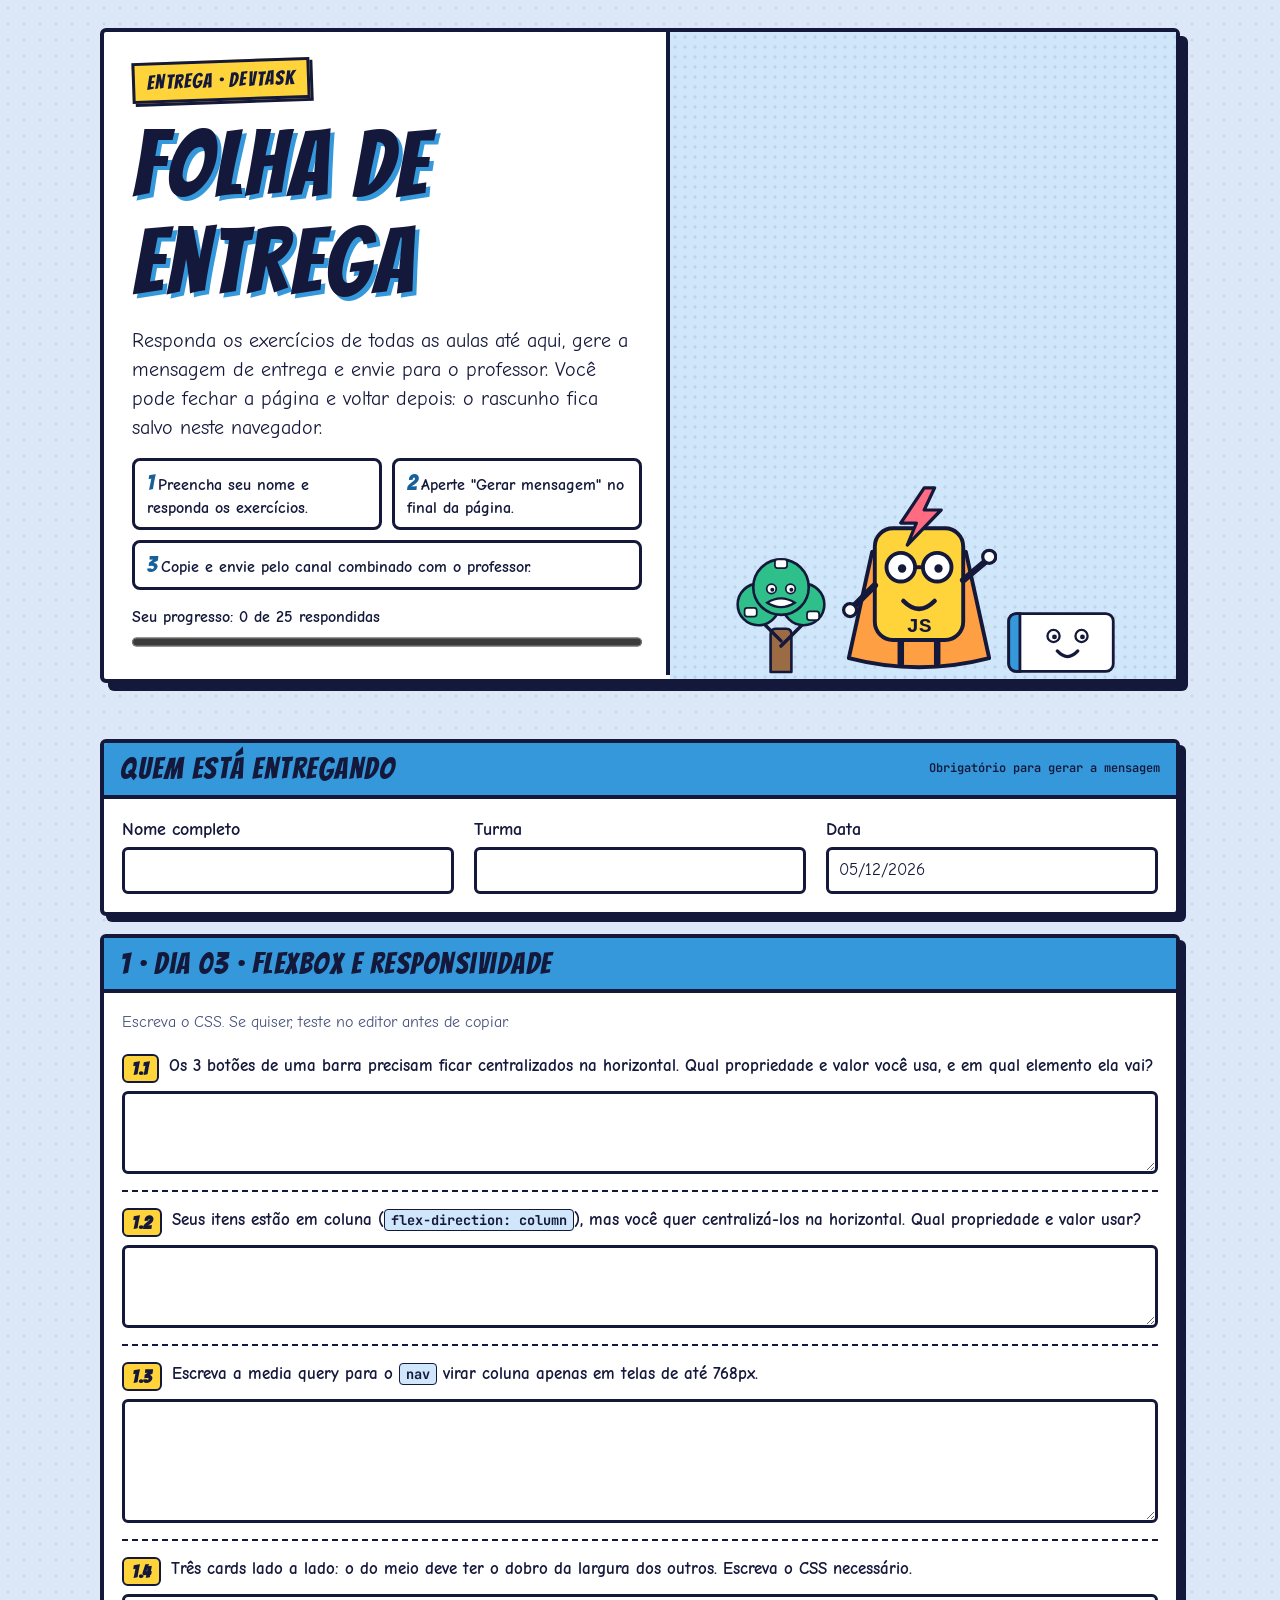
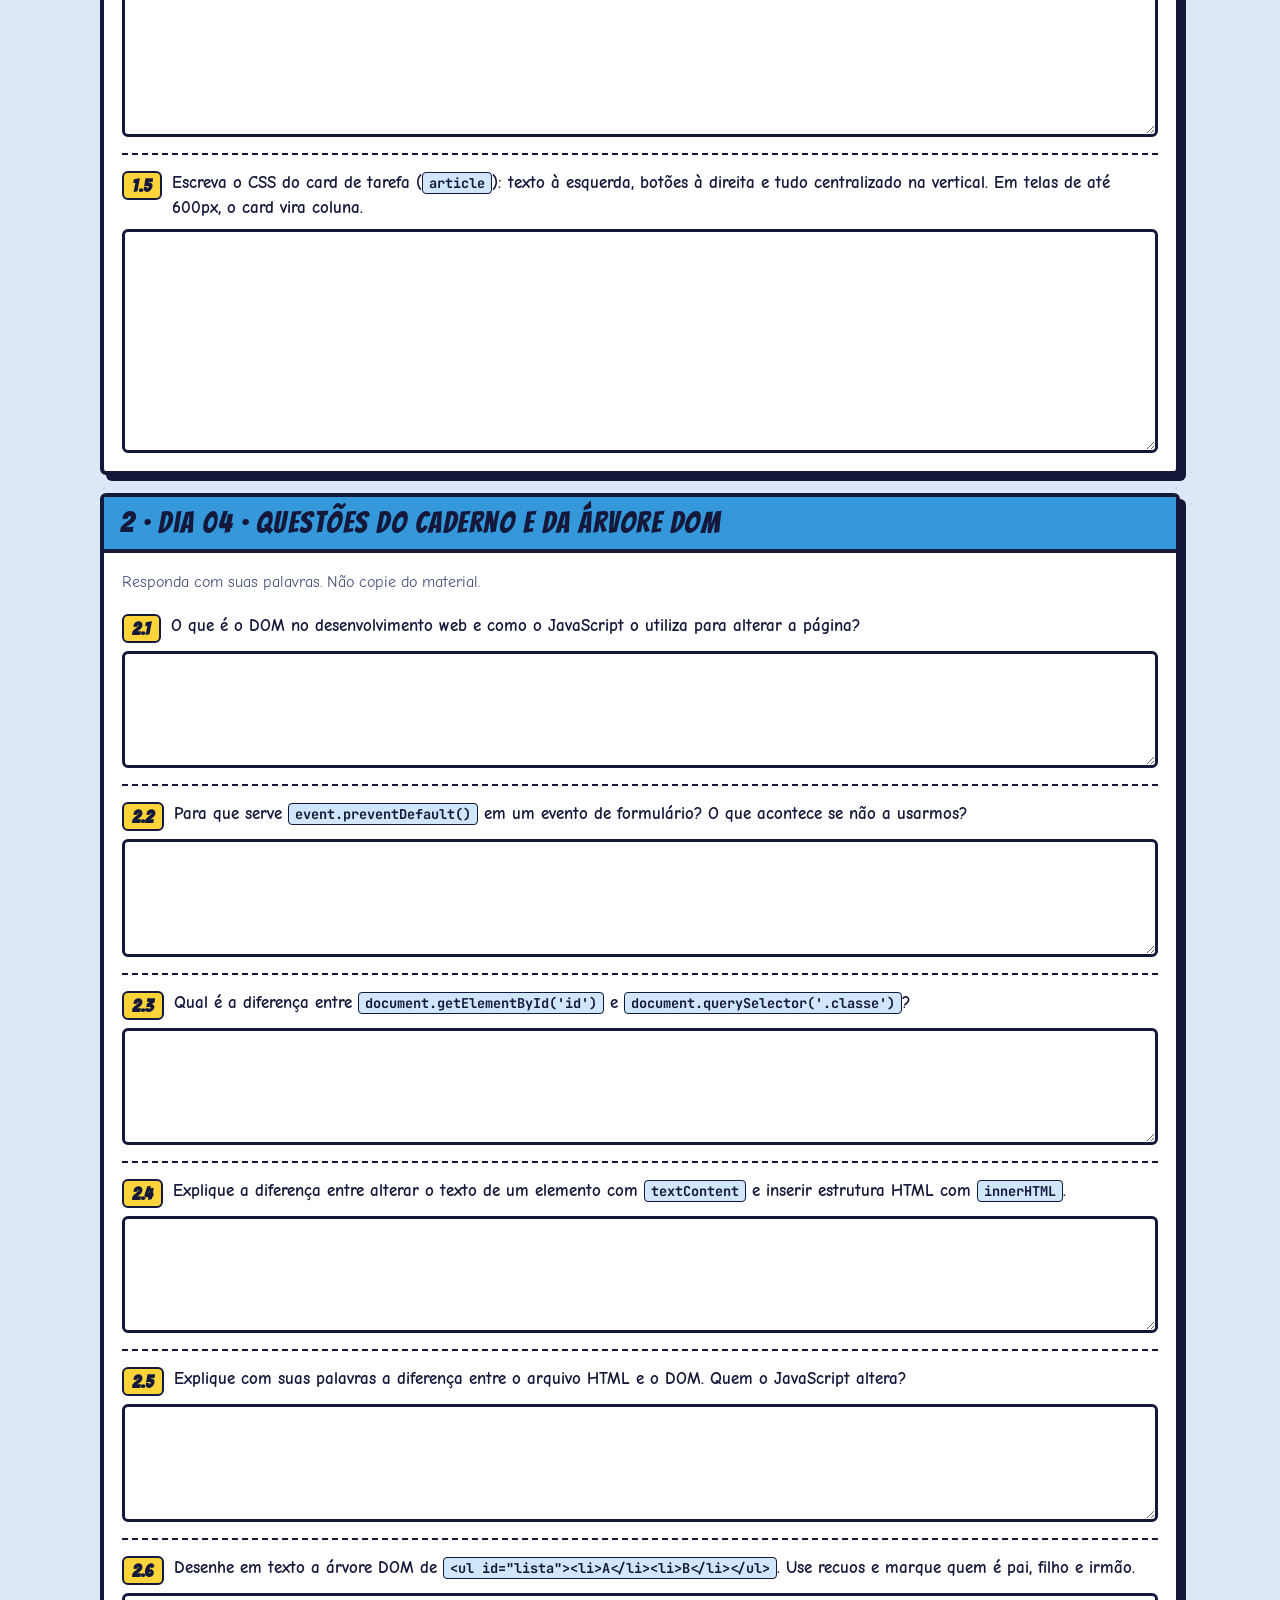
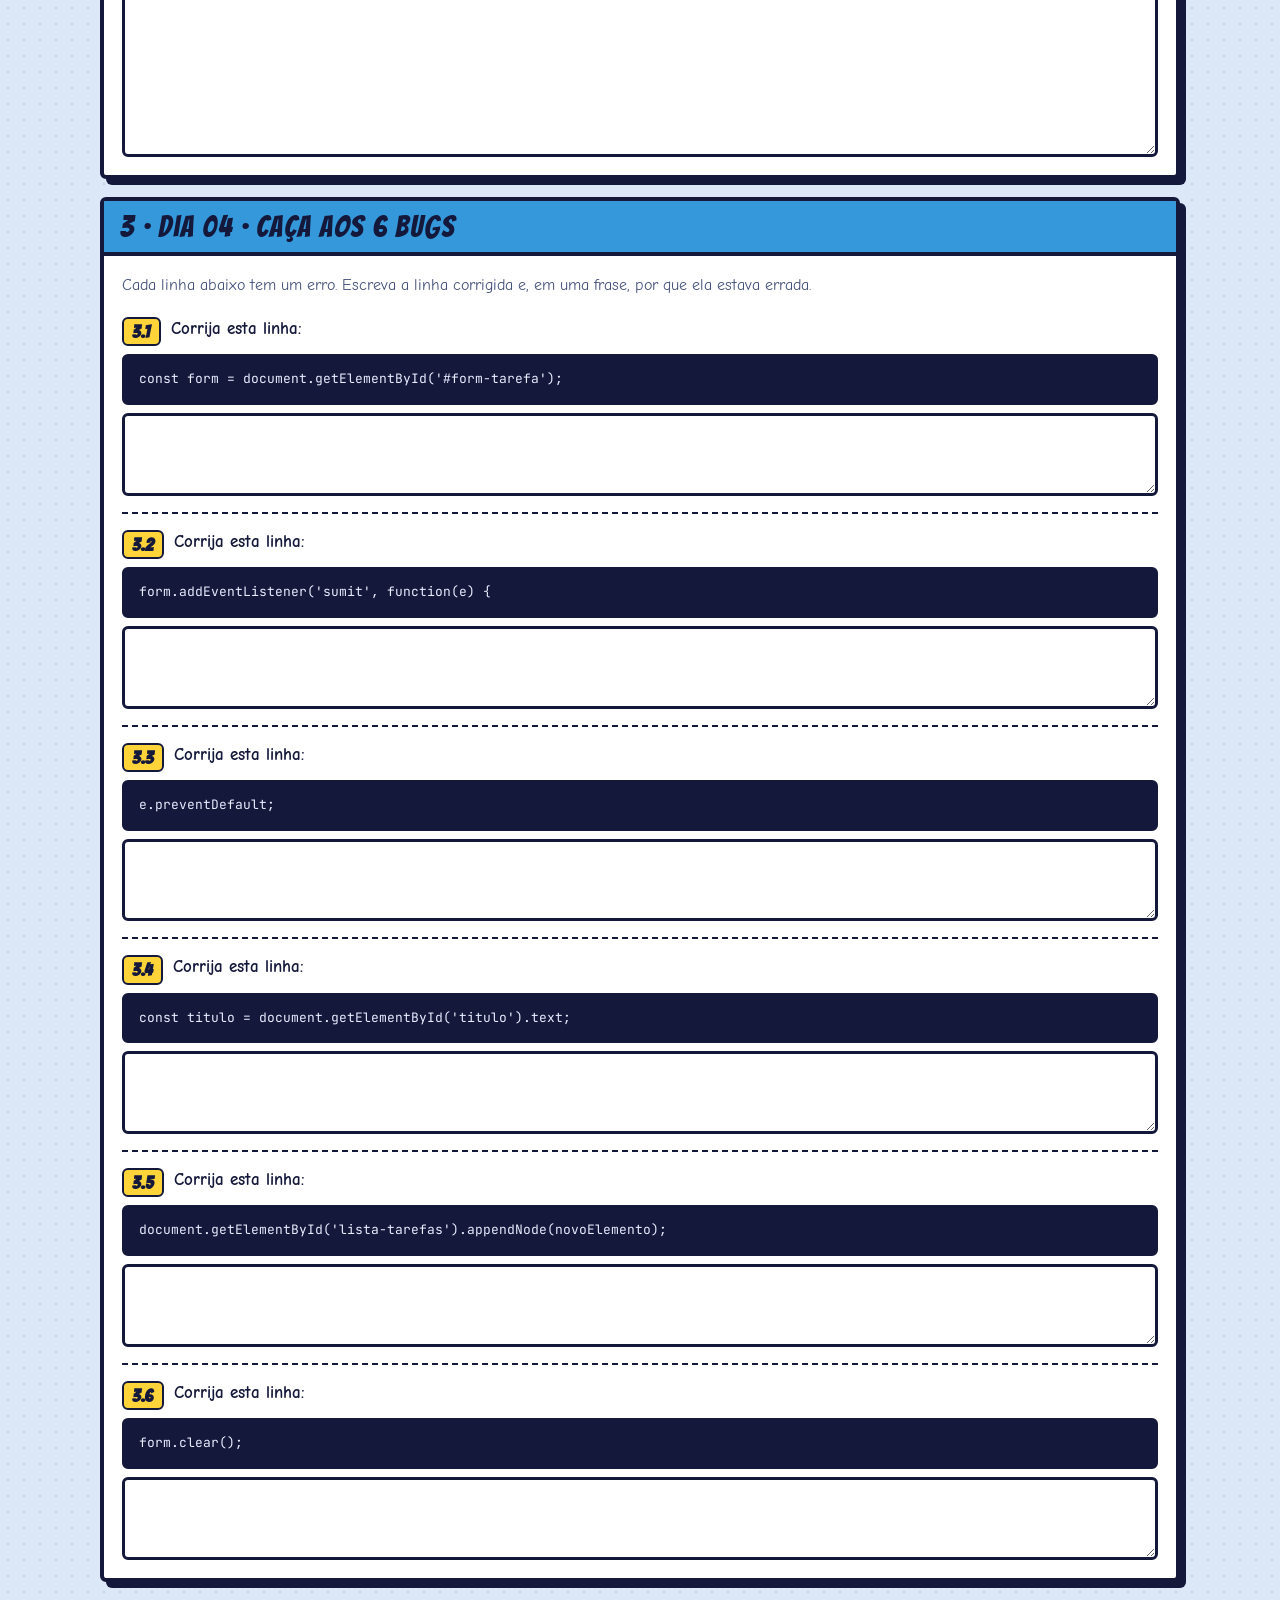
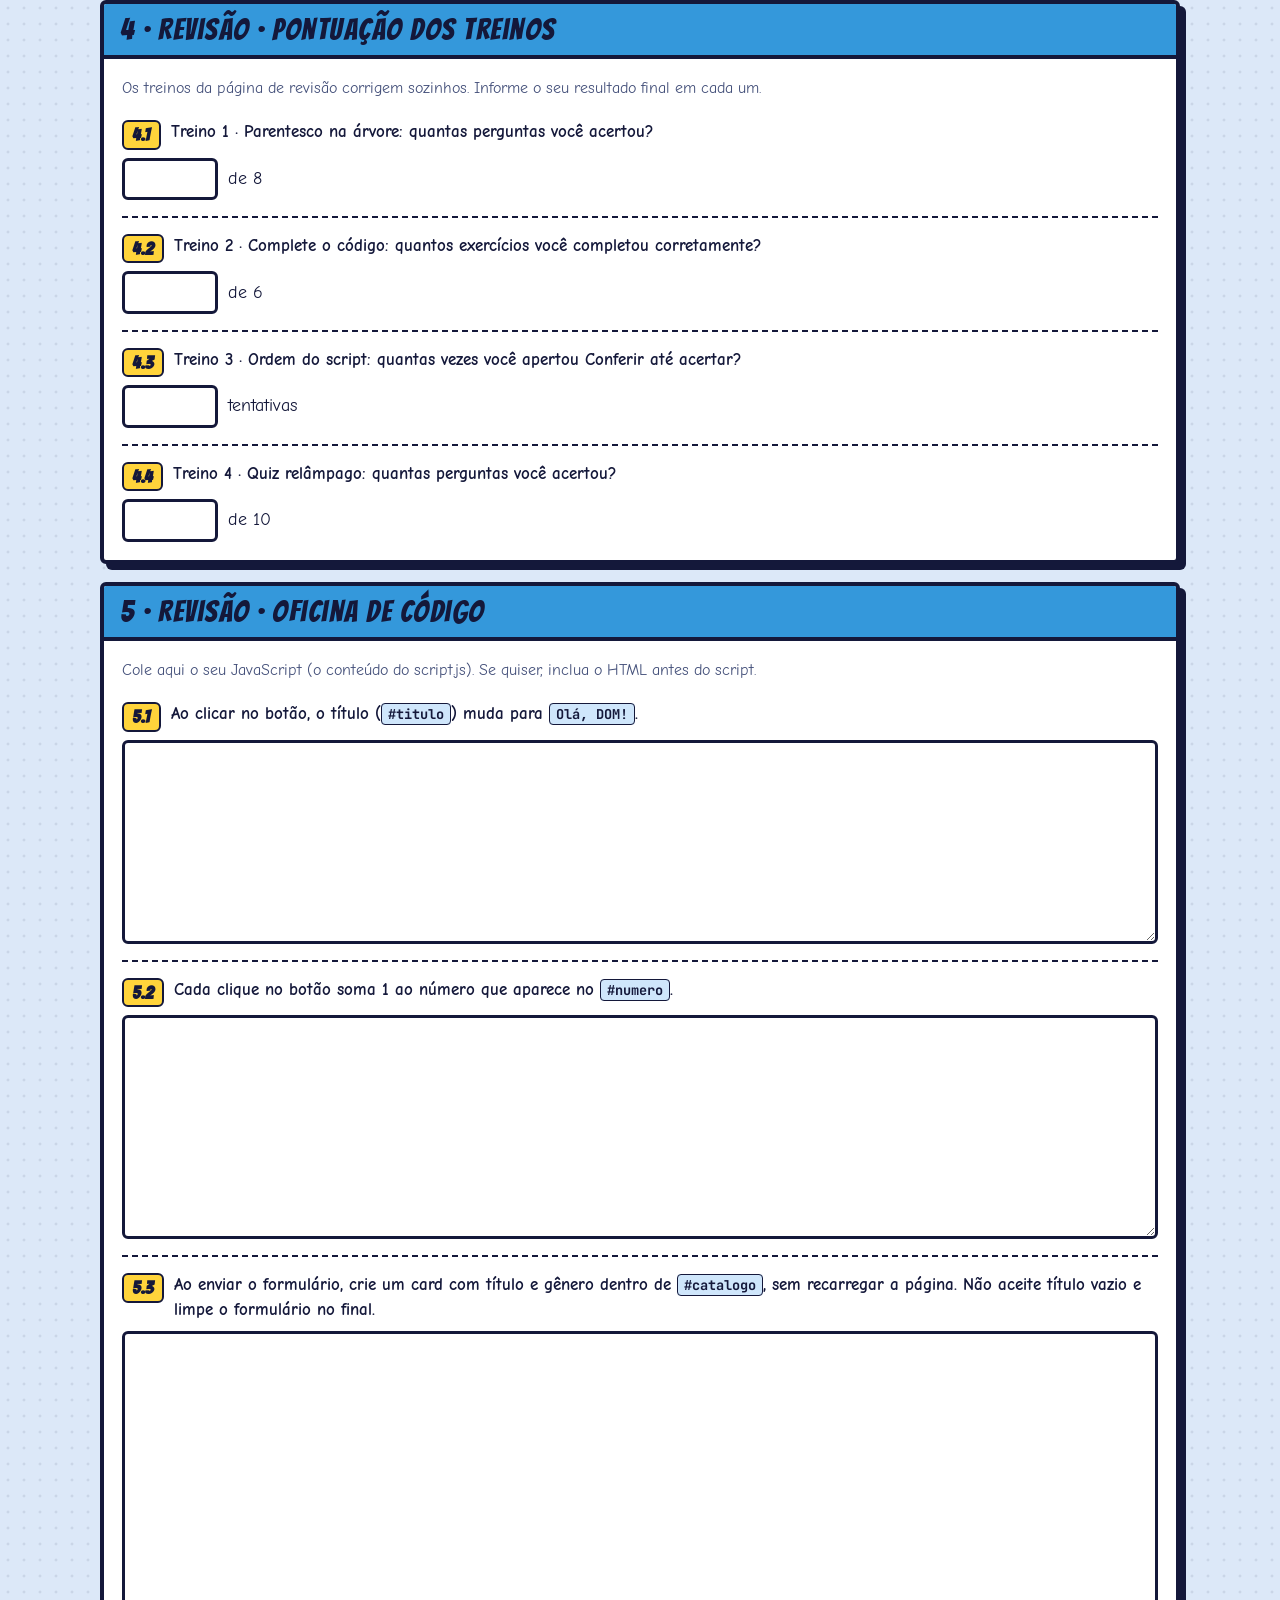
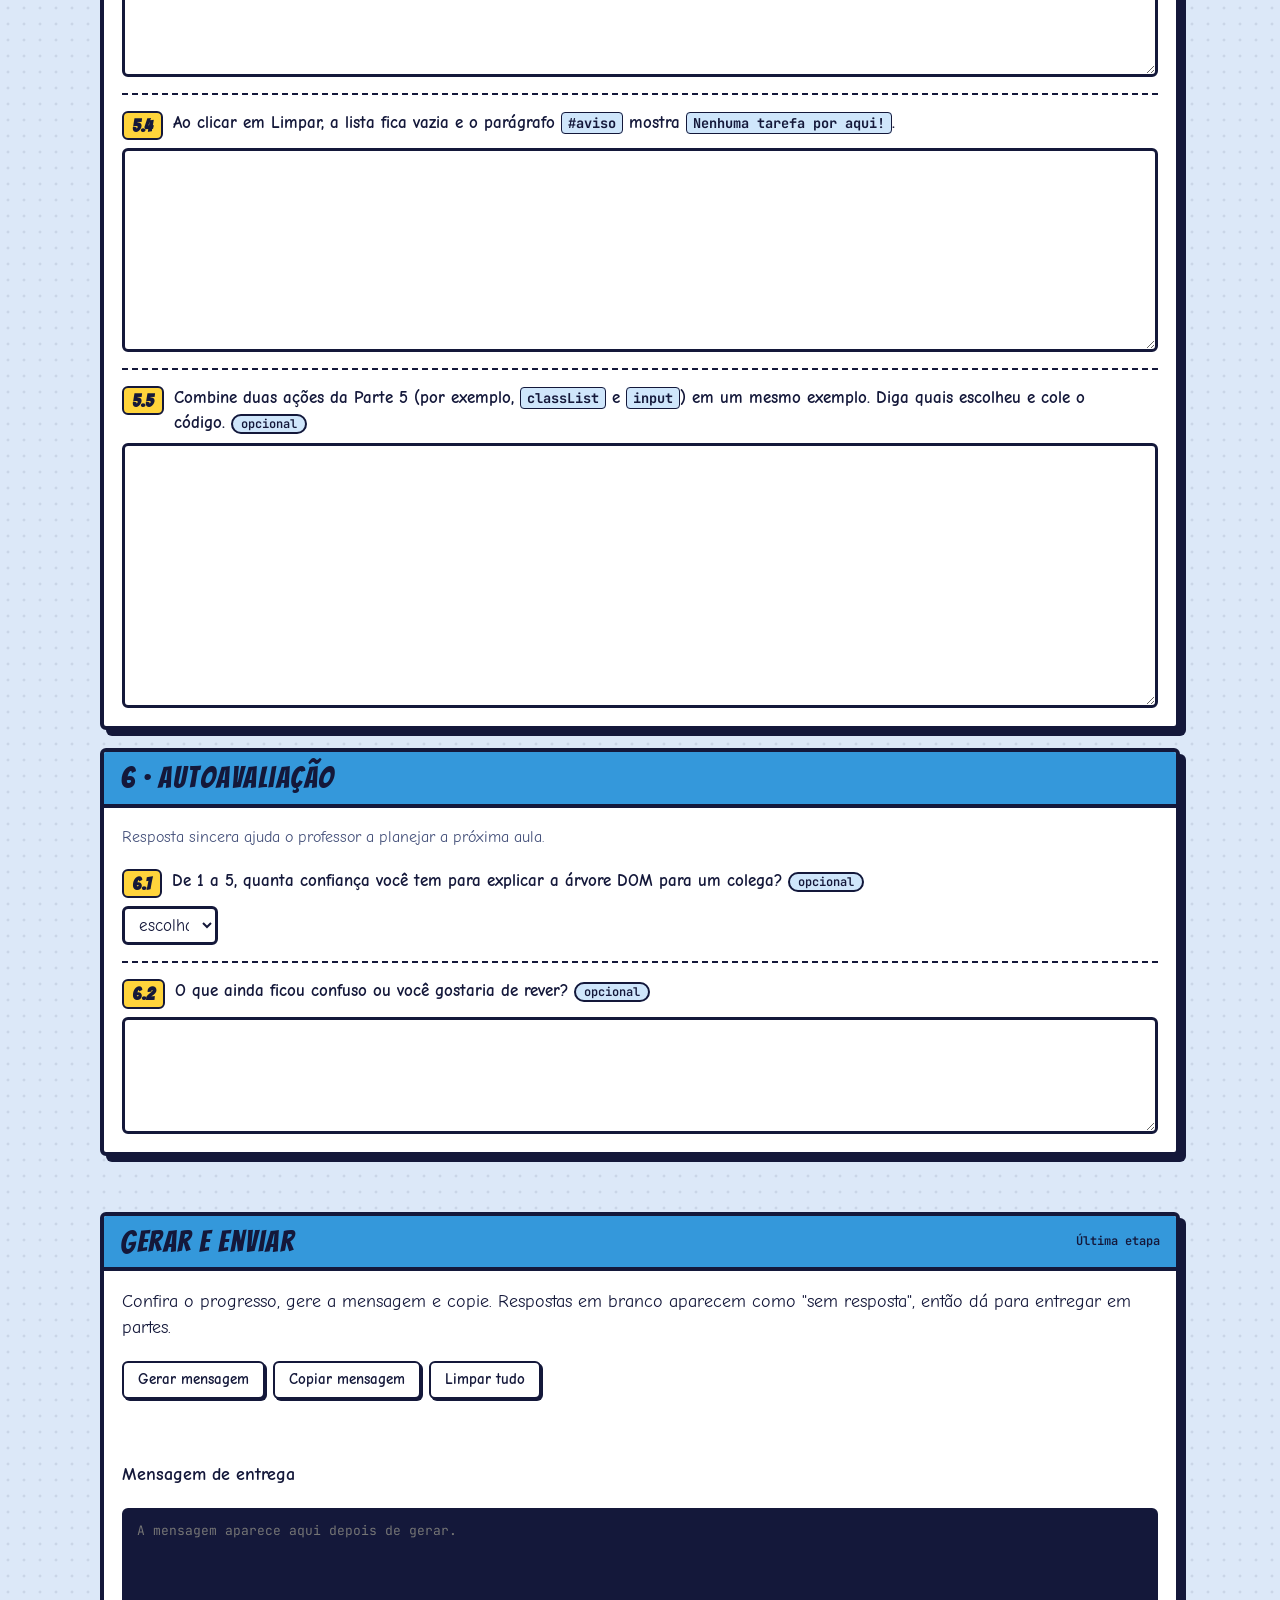
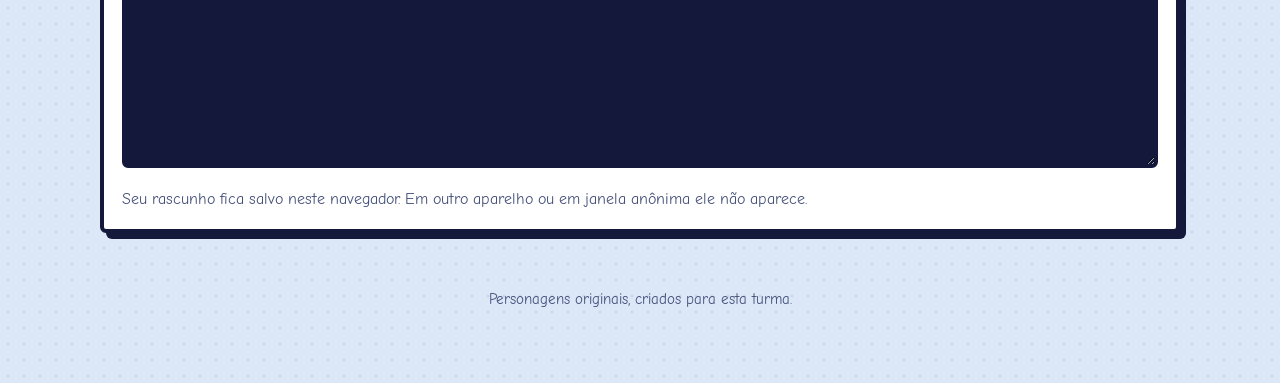
<file: Dia04 - JS DOM & Eventos/Folha de Entrega DevTask.html>
<!doctype html><html><head><meta charset=utf8><meta name=viewport content="width=device-width,initial-scale=1,viewport-fit=cover"><style>:root{color-scheme:light;box-sizing:border-box;padding-top:env(safe-area-inset-top,0px);padding-bottom:env(safe-area-inset-bottom,0px)}html{scroll-padding-top:env(safe-area-inset-top,0px)}body{margin:0;padding:0;font:14px -apple-system,BlinkMacSystemFont,sans-serif;background:#fff;color:#000}img{max-width:100%}[hidden]:not([hidden=until-found i]){display:none!important}</style></head><body>
<title>Folha de Entrega DevTask</title>
<meta name="claude:viewport-fit-sides" content="cover">
<link rel="stylesheet" href="https://fonts.googleapis.com/css2?family=Bangers&family=Comic+Neue:wght@400;700&family=JetBrains+Mono:wght@400;600&display=swap">
<style>
/* LAYOUT: HQ em "páginas". Cada página é uma linha flex que quebra em painéis. A própria HQ é feita de flexbox. */
:root{
  --bg:#dce8f8;
  --dot:rgba(20,24,58,.09);
  --paper:#ffffff;
  --ink:#14183a;
  --muted:#44507a;
  --line:#14183a;
  --shadow:#14183a;
  --blue:#3498db;
  --blue-text:#17609a;
  --pop:#ffd43b;
  --pink:#ff6b81;
  --green:#2fbf8a;
  --wash1:#cfe6fb;
  --wash2:#ffdfe5;
  --wash3:#fff0b3;
  --wash4:#d3f4e5;
  --code-bg:#14183a;
  --code-ink:#e8ecff;
  --c-sel:#ff9fb0;
  --c-prop:#ffd43b;
  --c-val:#7cc4ff;
  --c-com:#8e98d0;
  --f-display:'Bangers','Impact','Arial Narrow Bold',sans-serif;
  --f-body:'Comic Neue','Comic Sans MS','Chalkboard SE',sans-serif;
  --f-mono:'JetBrains Mono',ui-monospace,Menlo,Consolas,monospace;
}
@media (prefers-color-scheme: dark){
  :root:not([data-theme="light"]){
    --bg:#0d1022; --dot:rgba(255,255,255,.06); --paper:#181c3a; --ink:#eef1ff; --muted:#b6bfe6;
    --line:#d8def9; --shadow:#000; --blue-text:#86c8ff;
    --wash1:#1d3a66; --wash2:#4b2742; --wash3:#4a4217; --wash4:#1a4a3b; --code-bg:#0a0c1c;
    color-scheme:dark;
  }
}
:root[data-theme="dark"]{
  --bg:#0d1022; --dot:rgba(255,255,255,.06); --paper:#181c3a; --ink:#eef1ff; --muted:#b6bfe6;
  --line:#d8def9; --shadow:#000; --blue-text:#86c8ff;
  --wash1:#1d3a66; --wash2:#4b2742; --wash3:#4a4217; --wash4:#1a4a3b; --code-bg:#0a0c1c;
  color-scheme:dark;
}

*{box-sizing:border-box}
html{scroll-behavior:smooth}
[id]{scroll-margin-top:16px}
body{
  background-color:var(--bg);
  background-image:radial-gradient(var(--dot) 1.3px, transparent 1.7px);
  background-size:16px 16px;
  color:var(--ink);
  font-family:var(--f-body);
  font-size:18px;
  line-height:1.45;
  padding-block:28px 72px;
  padding-left:max(16px, env(safe-area-inset-left, 0px));
  padding-right:max(16px, env(safe-area-inset-right, 0px));
}
h1,h2,h3{font-family:var(--f-display); font-weight:400; margin:0; text-wrap:balance; letter-spacing:.03em; line-height:1.05}
p{margin:0}
code{font-family:var(--f-mono); font-size:.8em; background:var(--wash1); color:var(--ink); border:1px solid var(--line); border-radius:4px; padding:1px 6px}
a{color:var(--blue-text)}
:focus-visible{outline:3px solid var(--pop); outline-offset:2px}
.wrap{max-width:1080px; margin:0 auto; display:flex; flex-direction:column; gap:56px}

/* ---------- capa ---------- */
.cover{display:flex; flex-wrap:wrap; background:var(--paper); border:4px solid var(--line); box-shadow:8px 8px 0 var(--shadow); border-radius:6px}
.cover-text{flex:1 1 380px; min-width:0; padding:28px; display:flex; flex-direction:column; gap:16px; align-items:flex-start}
.cover h1{font-size:clamp(46px, 9vw, 92px); text-shadow:4px 4px 0 var(--blue)}
.lead{font-size:20px; max-width:34em}
.cover-art{flex:1 1 320px; min-width:0; background-color:var(--wash1); background-image:radial-gradient(var(--dot) 1.4px, transparent 1.8px); background-size:10px 10px; box-shadow:-4px -4px 0 0 var(--line); display:flex; align-items:flex-end; justify-content:center; gap:8px; padding:28px 18px 0; min-height:280px}
.badge{display:inline-block; background:var(--pop); color:#14183a; border:3px solid #14183a; padding:3px 12px; transform:rotate(-2deg); font-family:var(--f-display); letter-spacing:.06em; font-size:20px; box-shadow:3px 3px 0 #14183a}
.toc{display:flex; flex-wrap:wrap; gap:8px}
.toc a{font-family:var(--f-mono); font-size:13px; font-weight:600; text-decoration:none; color:var(--ink); border:2px solid var(--line); border-radius:999px; padding:4px 12px; background:var(--paper)}
.toc a:hover{background:var(--pop); color:#14183a}

/* ---------- personagens ---------- */
.chr{display:block; height:auto; flex:none}
.w-lg{width:128px} .w-md{width:104px} .w-xl{width:156px}
.tico{width:132px} .bia{width:108px} .tico.sm{width:112px}
.cast{display:flex; align-items:flex-end; gap:10px; flex-wrap:wrap}
.cast-grid{display:flex; flex-wrap:wrap; gap:14px}
.cast-card{flex:1 1 190px; min-width:0; background:var(--paper); border:3px solid var(--line); border-radius:6px; padding:14px; display:flex; flex-direction:column; align-items:center; gap:8px; text-align:center; box-shadow:4px 4px 0 var(--shadow)}
.cast-card h3{font-size:26px}
.cast-card .chr{height:96px; width:auto}
.cast-card p{font-size:16px; color:var(--muted)}
.sec-title{display:flex; align-items:center; gap:12px; flex-wrap:wrap; margin-bottom:14px}
.sec-title h2{font-size:38px}

/* ---------- capítulos e painéis ---------- */
.chapter{display:flex; flex-direction:column; gap:18px}
.chap-head{display:flex; align-items:center; gap:14px; flex-wrap:wrap}
.chap-head h2{font-size:clamp(34px, 6vw, 50px)}
.row{display:flex; flex-wrap:wrap; gap:18px; align-items:stretch}
.panel{flex:1 1 300px; min-width:0; display:flex; flex-direction:column; background:var(--paper); border:4px solid var(--line); box-shadow:6px 6px 0 var(--shadow); border-radius:6px; overflow:hidden}
.panel.wide{flex:2 1 460px}
.cap{background:var(--pop); color:#14183a; border-bottom:4px solid var(--line); padding:10px 14px; font-weight:700; font-size:16px; line-height:1.35}
.cap code{background:rgba(255,255,255,.6); color:#14183a; border-color:#14183a}
.art{flex:1; min-width:0; display:flex; flex-direction:column; justify-content:flex-end; gap:12px; padding:18px; min-height:240px; background-color:var(--wash1); background-image:radial-gradient(var(--dot) 1.4px, transparent 1.8px); background-size:10px 10px}
.art.w2{background-color:var(--wash2)}
.art.w3{background-color:var(--wash3)}
.art.w4{background-color:var(--wash4)}
.split{display:flex; flex-wrap:wrap; gap:14px; align-items:flex-end}
.split > *{min-width:0}
.split .grow{flex:1 1 220px; display:flex; flex-direction:column; gap:10px}
.stack{display:flex; flex-direction:column; gap:6px}

.bubble{position:relative; align-self:flex-start; max-width:min(100%, 340px); background:#fff; color:#14183a; border:3px solid #14183a; border-radius:18px; padding:10px 14px; font-weight:700; font-size:17px; line-height:1.3; margin-bottom:12px}
.bubble::after{content:""; position:absolute; bottom:-12px; left:30px; width:18px; height:18px; background:#fff; border-right:3px solid #14183a; border-bottom:3px solid #14183a; transform:rotate(45deg)}
.bubble.r{align-self:flex-end}
.bubble.r::after{left:auto; right:30px}
.bubble.shout{font-family:var(--f-display); font-weight:400; font-size:26px; letter-spacing:.04em}
.bubble code{background:#e8eefc; color:#14183a; border-color:#14183a}
.sfx{align-self:flex-end; font-family:var(--f-display); font-size:46px; line-height:1; color:var(--pink); -webkit-text-stroke:2px #14183a; paint-order:stroke fill; transform:rotate(-6deg); letter-spacing:.04em}
.sfx.g{color:var(--green)} .sfx.y{color:var(--pop)}

/* ---------- código ---------- */
.code{margin:0; background:var(--code-bg); color:var(--code-ink); font-family:var(--f-mono); font-size:14px; line-height:1.6; padding:12px 14px; border-radius:6px; border:3px solid var(--line); overflow-x:auto; white-space:pre; min-width:0}
.cs{color:var(--c-sel)} .cp{color:var(--c-prop)} .cv{color:var(--c-val)} .cc{color:var(--c-com)}
.ln{display:block}
.ln.in{padding-left:2ch}
.ln.hl{background:rgba(255,212,59,.22); box-shadow:-14px 0 0 rgba(255,212,59,.22), 14px 0 0 rgba(255,212,59,.22)}
.ln.dead{opacity:.45; text-decoration:line-through}
.code.on{box-shadow:0 0 0 4px var(--green)}

/* ---------- peças de desenho (mocks) ---------- */
.mockform{display:flex; flex-direction:column; gap:8px}
.mockform.row{flex-direction:row; align-items:flex-end}
.fld{background:#fff; color:#14183a; border:2px dashed #14183a; border-radius:6px; padding:8px 10px; font-weight:700; font-size:14px}
.mockform.row .fld{flex:1; min-width:0; text-align:center; padding-inline:4px}
.fld.go{background:#2fbf8a; border-style:solid; text-align:center}
.mockform.row .fld.go{flex:0 0 auto; padding-inline:8px}
.mock-label{align-self:flex-start; font-family:var(--f-mono); font-size:12px; font-weight:600; background:#fff; color:#14183a; border:2px solid #14183a; border-radius:4px; padding:2px 8px}
.phone{width:200px; max-width:100%; background:#f4f6fb; color:#14183a; border:3px solid #14183a; border-radius:14px; padding:10px}
.mf-squish,.mf-wrap{display:flex; gap:6px}
.mf-squish .fld{flex:1; min-width:0; font-size:11px; padding:6px 2px; word-break:break-all; text-align:center}
.mf-wrap{flex-wrap:wrap}
.mf-wrap .fld{flex:1; min-width:84px; font-size:12px; text-align:center}
.mini-card{background:#fff; color:#14183a; border-left:5px solid #3498db; border-radius:6px; padding:10px 12px; font-weight:700; font-size:14px; display:flex; justify-content:space-between; align-items:center; gap:10px; border-top:2px solid #14183a; border-right:2px solid #14183a; border-bottom:2px solid #14183a}
.mini-card.blk{display:block}
.mini-card.blk .acoes{display:block; margin-top:8px}
.mini-card.col{flex-direction:column; align-items:flex-start}
.mini-card.col .acoes{width:100%; justify-content:flex-end}
.mini-card .acoes{display:flex; gap:6px}
.mini-card.nest .acoes{outline:3px dashed #ff6b81; outline-offset:3px; border-radius:4px}
.mini-btn{font-style:normal; background:#2fbf8a; border:2px solid #14183a; border-radius:5px; padding:2px 8px; font-size:12px; display:inline-block}
.mini-btn.del{background:#ff6b81}
.pizza{width:150px; max-width:100%; aspect-ratio:1; border-radius:50%; border:4px solid #14183a; flex:none; box-shadow:0 0 0 9px #e0a645, 0 0 0 12px #14183a; margin:14px}
.pizza.s{width:120px}
.axes{background:#fff; color:#14183a; border:3px solid #14183a; border-radius:8px; padding:12px; display:flex; flex-direction:column; gap:10px; width:100%}
.axes-label{font-weight:700; font-size:15px}
.axes-label code{background:#e8eefc; color:#14183a; border-color:#14183a}
.axes-mid{display:flex; gap:12px; align-items:stretch}
.axes-box{flex:1; min-width:0; display:flex; align-items:center; justify-content:space-between; gap:8px; border:3px dashed #3498db; border-radius:8px; padding:12px; min-height:128px}
.axes-box .it{flex:1; min-width:0; font-size:14px}
.ax{font-family:var(--f-mono); font-size:12px; font-weight:600; color:#14183a}
.ax-main{display:flex; align-items:center; gap:8px}
.ax-main i{flex:1; height:3px; background:#14183a; position:relative}
.ax-main i::after{content:""; position:absolute; right:-2px; top:50%; transform:translateY(-50%); border-left:10px solid #14183a; border-top:6px solid transparent; border-bottom:6px solid transparent}
.ax-cross{display:flex; flex-direction:column; align-items:center; gap:6px}
.ax-cross span{writing-mode:vertical-rl}
.ax-cross i{flex:1; width:3px; min-height:40px; background:#14183a; position:relative}
.ax-cross i::after{content:""; position:absolute; bottom:-2px; left:50%; transform:translateX(-50%); border-top:10px solid #14183a; border-left:6px solid transparent; border-right:6px solid transparent}

/* itens coloridos (caixinhas) */
.it{border:3px solid #14183a; border-radius:8px; font-weight:700; padding:8px 10px; text-align:center; color:#14183a; line-height:1.15}
.c1{background:#3498db} .c2{background:#ff6b81} .c3{background:#2fbf8a} .c4{background:#ffd43b} .c5{background:#a99dff}

/* ---------- laboratórios ---------- */
.lab{background:var(--paper); border:4px solid var(--line); box-shadow:6px 6px 0 var(--shadow); border-radius:6px; overflow:hidden}
.lab-head{display:flex; align-items:center; justify-content:space-between; gap:10px; flex-wrap:wrap; background:var(--blue); color:#14183a; padding:10px 16px; border-bottom:4px solid var(--line)}
.lab-head h3{font-size:30px; letter-spacing:.05em}
.lab-head .hint{font-family:var(--f-mono); font-size:12px; font-weight:600}
.lab-body{display:flex; flex-wrap:wrap; gap:20px; padding:18px}
.lab-body.col{flex-direction:column}
.lab-ctrl{flex:1 1 260px; min-width:0; display:flex; flex-direction:column; gap:14px}
.lab-view{flex:2 1 340px; min-width:0; display:flex; flex-direction:column; gap:12px}
fieldset{border:0; padding:0; margin:0; min-width:0}
legend{font-family:var(--f-display); letter-spacing:.05em; font-size:20px; padding:0; margin-bottom:6px}
.chips{display:flex; flex-wrap:wrap; gap:6px}
.chip{position:relative; display:block}
.chip input{position:absolute; opacity:0; inset:0; width:100%; height:100%; margin:0; cursor:pointer}
.chip span{display:block; padding:5px 10px; border:2px solid var(--line); border-radius:999px; font-family:var(--f-mono); font-size:13px; font-weight:600; background:var(--paper); color:var(--ink)}
.chip input:checked + span{background:var(--pop); color:#14183a; box-shadow:2px 2px 0 var(--line)}
.chip input:focus-visible + span{outline:3px solid var(--blue); outline-offset:2px}
.btn-ghost{font:inherit; font-weight:700; font-size:15px; padding:6px 14px; border:2px solid var(--line); border-radius:6px; background:var(--paper); color:var(--ink); box-shadow:2px 2px 0 var(--line); cursor:pointer; align-self:flex-start}
.btn-ghost:hover{background:var(--pop); color:#14183a}
.btn-ghost:active{transform:translate(2px,2px); box-shadow:none}
.switch{display:flex; align-items:center; gap:10px; font-weight:700; cursor:pointer}
.switch input{width:22px; height:22px; accent-color:var(--blue); flex:none}
input[type=range]{width:100%; accent-color:var(--blue)}
.range-row{display:flex; align-items:center; gap:10px}
.range-row output{font-family:var(--f-mono); font-size:13px; font-weight:600; min-width:5ch; text-align:right}
.tip{background:var(--wash3); color:var(--ink); border:2px solid var(--line); border-radius:6px; padding:8px 12px; font-size:16px}
.stage-box{border:3px solid var(--line); border-radius:8px; background-color:var(--wash1); background-image:radial-gradient(var(--dot) 1.4px, transparent 1.8px); background-size:10px 10px; padding:8px; overflow:hidden}
.stage{display:flex; height:260px; max-width:100%; border:3px dashed var(--blue); border-radius:6px; padding:6px; transition:width .25s}
.stage .it{flex:0 1 84px}
.stage.col .it{flex:0 0 auto; width:84px}
.i1{padding-block:6px} .i2{padding-block:20px} .i3{padding-block:11px} .i4{padding-block:16px} .i5{padding-block:8px}
.demo-card{background:#fff; color:#14183a; border-left:5px solid #3498db; border-radius:6px; padding:15px 20px; min-height:130px; border:2px solid #14183a; border-left-width:5px; gap:12px}
.demo-card strong{display:block}
.demo-card small{font-size:14px; color:#44507a}
.demo-card .acoes{gap:8px}
.btn{font:inherit; font-weight:700; font-size:14px; border:2px solid #14183a; border-radius:6px; padding:6px 12px; background:#2fbf8a; color:#14183a; cursor:default}
.btn.del{background:#ff6b81}
.fbox-row{display:flex; gap:10px; height:120px}
.fbox{min-width:0; border:3px solid #14183a; border-radius:8px; color:#14183a; display:flex; flex-direction:column; align-items:center; justify-content:center; text-align:center; overflow:hidden; transition:flex .2s, width .2s}
.fbox b{font-family:var(--f-display); font-weight:400; font-size:30px; line-height:1}
.fbox small{font-family:var(--f-mono); font-size:11px; font-weight:600}
.pizza-row{display:flex; flex-wrap:wrap; align-items:center; gap:10px 22px}
.pizza-legend{flex:1 1 200px; min-width:0; font-weight:700}

/* simulador de telas */
.sim-outer{display:flex; justify-content:center; padding:16px; border:3px dashed var(--line); border-radius:8px; background-color:var(--wash1); background-image:radial-gradient(var(--dot) 1.4px, transparent 1.8px); background-size:10px 10px; min-width:0}
.sim-frame{container-type:inline-size; container-name:tela; flex:none; max-width:100%; background:#f4f6fb; color:#14183a; border-radius:10px; box-shadow:0 0 0 3px #14183a, 6px 6px 0 3px #14183a; transition:width .2s}
.sim-app{padding:16px; display:flex; flex-direction:column; gap:16px}
.sim-frame form{display:flex; gap:15px; align-items:flex-end; flex-wrap:wrap; margin:0}
.sim-frame form > div{flex:1; min-width:200px; display:flex; flex-direction:column; gap:4px}
.sim-frame label{font-weight:700; font-size:14px}
.sim-frame input[type=text],.sim-frame input[type=date]{padding:8px 10px; border:2px solid #14183a; border-radius:6px; font:inherit; font-size:15px; width:100%; min-width:0; background:#fff; color:#14183a}
.sim-frame .lista{display:flex; flex-direction:column; gap:15px}
.sim-frame article{background:#fff; border-left:5px solid #3498db; padding:15px 20px; border-radius:6px; display:flex; justify-content:space-between; align-items:center; box-shadow:0 1px 0 rgba(20,24,58,.2)}
.sim-frame article strong{display:block}
.sim-frame article small{color:#44507a; font-size:14px}
.sim-frame article .acoes{display:flex; gap:8px}
@container tela (max-width: 600px){
  .sim-frame:not(.sem-mq) form{flex-direction:column; align-items:stretch}
  .sim-frame:not(.sem-mq) article{flex-direction:column; align-items:flex-start; gap:12px}
  .sim-frame:not(.sem-mq) article .acoes{width:100%; justify-content:flex-end}
}
.sim-bar{display:flex; flex-wrap:wrap; align-items:center; gap:12px 20px}
.sim-bar .range-row{flex:1 1 280px}
.sim-bar output{font-weight:700}

/* ---------- missão final ---------- */
.sheet{display:flex; flex-wrap:wrap; gap:14px}
.sheet-card{flex:1 1 240px; min-width:0; background:var(--paper); border:3px solid var(--line); border-radius:6px; padding:12px 14px; box-shadow:4px 4px 0 var(--shadow); display:flex; flex-direction:column; gap:6px}
.sheet-card h3{font-size:24px; color:var(--blue-text)}
.sheet-card p{font-size:16px}
.quest{flex:1 1 380px; min-width:0; background:var(--paper); border:3px solid var(--line); border-radius:6px; padding:12px 14px; box-shadow:4px 4px 0 var(--shadow)}
.quest summary{cursor:pointer; font-weight:700}
.quest .ans{margin-top:10px; padding-top:10px; border-top:2px dashed var(--line); font-size:17px; display:flex; flex-direction:column; gap:8px}
.teacher{background:var(--wash4); border:4px solid var(--line); border-radius:6px; padding:18px 20px; box-shadow:6px 6px 0 var(--shadow); display:flex; flex-direction:column; gap:10px}
.teacher h2{font-size:34px}
.teacher ul{margin:0; padding-left:1.2em; display:flex; flex-direction:column; gap:6px}
.foot{font-size:15px; color:var(--muted); text-align:center}

@media (prefers-reduced-motion: reduce){
  html{scroll-behavior:auto}
  .stage,.fbox,.sim-frame{transition:none}
}

/* ===== Volume 2: DOM e eventos ===== */
.browser{background:#f4f6fb; color:#14183a; border:3px solid #14183a; border-radius:10px; overflow:hidden; min-width:0}
.browser-bar{display:flex; align-items:center; gap:6px; background:#14183a; color:#e8ecff; padding:6px 10px; font-family:var(--f-mono); font-size:12px}
.browser-bar i{width:10px; height:10px; border-radius:50%; background:#ff6b81; flex:none}
.browser-bar i:nth-child(2){background:#ffd43b}
.browser-bar i:nth-child(3){background:#2fbf8a}
.browser-bar span{margin-left:8px; background:#2b3160; border-radius:4px; padding:1px 8px; flex:1; min-width:0; overflow:hidden; text-overflow:ellipsis; white-space:nowrap}
.browser-body{padding:12px; position:relative}
.hit{outline:4px solid #ff6b81; outline-offset:2px; box-shadow:0 0 0 7px rgba(255,107,129,.35)}
.reload-flash{position:absolute; inset:0; background:#fff; color:#14183a; display:flex; align-items:center; justify-content:center; font-family:var(--f-display); font-size:30px; letter-spacing:.05em; opacity:0; pointer-events:none; transition:opacity .15s}
.reloading .reload-flash{opacity:.96}
.statusline{font-family:var(--f-mono); font-size:13px; font-weight:600}

.console{margin:0; background:#0a0c1c; color:#e8ecff; font-family:var(--f-mono); font-size:13px; line-height:1.6; padding:10px 12px; border-radius:6px; border:3px solid var(--line); white-space:pre-wrap; overflow-wrap:anywhere; min-width:0}
.console .in{color:#ffd43b}
.console .err{color:#ff9fb0}
.console .ok{color:#7be0b8}
.console .dim{color:#8e98d0}

.tree{list-style:none; margin:0; padding:0; font-family:var(--f-mono); font-size:12.5px}
.tree ul{list-style:none; margin:0; padding-left:16px}
.tree li{position:relative; padding:3px 0 3px 14px}
.tree li::before{content:""; position:absolute; left:0; top:0; bottom:0; border-left:2px solid var(--line); opacity:.45}
.tree li::after{content:""; position:absolute; left:0; top:15px; width:10px; border-top:2px solid var(--line); opacity:.45}
.tree li:last-child::before{bottom:auto; height:15px}
.tree > li{padding-left:0}
.tree > li::before,.tree > li::after{display:none}
.tree .tag{display:inline-block; padding:1px 7px; border:2px solid var(--line); border-radius:6px; background:var(--paper); color:var(--ink); white-space:nowrap}
.tree .tag.hit{background:var(--pop); color:#14183a; outline:none; box-shadow:2px 2px 0 var(--line)}
.treewrap{overflow-x:auto; min-width:0; border:3px solid var(--line); border-radius:8px; padding:10px; background:var(--paper)}
#mock{display:flex; flex-direction:column; gap:12px}
#mock form{display:flex; gap:10px; align-items:flex-end; flex-wrap:wrap; margin:0}
#mock form > div{flex:1; min-width:120px; display:flex; flex-direction:column; gap:3px}
#mock label{font-weight:700; font-size:13px}
#mock input,#mock select{padding:6px 8px; border:2px solid #14183a; border-radius:6px; font:inherit; font-size:14px; width:100%; min-width:0; background:#fff; color:#14183a}
#mock button{font:inherit; font-weight:700; font-size:13px; border:2px solid #14183a; border-radius:6px; padding:5px 10px; background:#2fbf8a; color:#14183a; cursor:default}
#mock .btn-excluir{background:#ff6b81}
#mock article{background:#fff; border-left:5px solid #3498db; padding:10px 14px; border-radius:6px; display:flex; justify-content:space-between; align-items:center; gap:10px; flex-wrap:wrap; border-top:2px solid #14183a; border-right:2px solid #14183a; border-bottom:2px solid #14183a}
#mock h3{font-family:var(--f-body); font-weight:700; font-size:16px; letter-spacing:0; margin:0}
#mock .acoes{display:flex; gap:6px}

.dt form{display:flex; gap:12px; align-items:flex-end; flex-wrap:wrap; margin:0}
.dt form > div{flex:1; min-width:140px; display:flex; flex-direction:column; gap:4px}
.dt label{font-weight:700; font-size:14px}
.dt input[type=text],.dt select{padding:8px 10px; border:2px solid #14183a; border-radius:6px; font:inherit; font-size:15px; width:100%; min-width:0; background:#fff; color:#14183a}
.dt .btn{cursor:pointer}
.dt .lista{display:flex; flex-direction:column; gap:12px; margin-top:14px}
.dt article{background:#fff; border-left:5px solid #3498db; padding:12px 16px; border-radius:6px; display:flex; justify-content:space-between; align-items:center; gap:10px; flex-wrap:wrap; box-shadow:0 1px 0 rgba(20,24,58,.2); animation:pop .25s ease-out}
.dt article h3{font-family:var(--f-body); font-weight:700; font-size:17px; letter-spacing:0; margin:0; overflow-wrap:anywhere}
.dt article p{margin:0; font-size:14px}
.dt .acoes{display:flex; gap:8px}
.dt .btn-concluir,.dt .btn-excluir{font:inherit; font-weight:700; font-size:14px; border:2px solid #14183a; border-radius:6px; padding:5px 10px; background:#2fbf8a; color:#14183a}
.dt .btn-excluir{background:#ff6b81}
.dt-msg{margin:8px 0 0; min-height:1.4em; color:#b3203a; font-weight:700; font-size:15px}
@keyframes pop{from{transform:scale(.92); opacity:0}}

.stepcard{border:3px solid var(--line); border-radius:6px; padding:8px 12px; background:var(--code-bg); color:var(--code-ink); transition:box-shadow .15s}
.stepcard h4{font-family:var(--f-display); font-weight:400; margin:0 0 4px; letter-spacing:.05em; color:#ffd43b; font-size:18px}
.stepcard pre{margin:0; font-family:var(--f-mono); font-size:12.5px; line-height:1.55; overflow-x:auto; white-space:pre}
.stepcard.on{box-shadow:0 0 0 4px var(--green)}
.stepcard.bad{box-shadow:0 0 0 4px var(--pink)}
.steps{display:flex; flex-direction:column; gap:10px; min-width:0}

.tx-row{display:flex; flex-wrap:wrap; gap:12px}
.tx-box{flex:1 1 220px; min-width:0; border:3px solid var(--line); border-radius:8px; overflow:hidden; background:var(--paper)}
.tx-box h4{margin:0; padding:6px 10px; background:var(--pop); color:#14183a; border-bottom:3px solid var(--line); font-family:var(--f-mono); font-size:13px}
.tx-out{padding:12px; min-height:64px; overflow-wrap:anywhere; background:#fff; color:#14183a}
.tx-in{width:100%; padding:8px 10px; border:3px solid var(--line); border-radius:6px; font-family:var(--f-mono); font-size:14px; background:var(--paper); color:var(--ink)}

.bugs{display:flex; flex-direction:column; border:3px solid var(--line); border-radius:6px; overflow-x:auto; background:var(--code-bg); min-width:0}
.bl{display:flex; gap:12px; text-align:left; width:max-content; min-width:100%; font-family:var(--f-mono); font-size:13.5px; line-height:1.5; color:var(--code-ink); background:transparent; border:0; border-bottom:1px solid rgba(255,255,255,.08); padding:4px 12px; cursor:pointer; white-space:pre}
.bl .n{color:var(--c-com); flex:none; width:2ch; text-align:right; user-select:none}
.bl:hover{background:rgba(255,255,255,.08)}
.bl[aria-pressed=true]{background:rgba(255,212,59,.25)}
.bl.found{background:rgba(47,191,138,.35)}
.bl.miss{background:rgba(255,107,129,.35)}
.bl.fp{background:rgba(142,152,208,.25); text-decoration:line-through}
.bug-res{display:flex; flex-direction:column; gap:8px}
.bug-item{border:3px solid var(--line); border-radius:6px; padding:8px 12px; background:var(--paper); font-size:16px}
.bug-item.ok{border-color:var(--green)}
.bug-item.no{border-color:var(--pink)}
.bug-item b{font-family:var(--f-display); font-weight:400; font-size:20px; letter-spacing:.04em}
.score{font-family:var(--f-display); font-size:30px; letter-spacing:.05em}
.sched{margin:0; padding:0; list-style:none; display:flex; flex-direction:column; gap:6px}
.sched li{display:flex; gap:12px; flex-wrap:wrap}
.sched b{font-family:var(--f-mono); font-size:14px; flex:none; min-width:12ch}
.sched span{flex:1 1 240px; min-width:0}
.ans pre.code{margin:0}
@media (prefers-reduced-motion: reduce){ .dt article{animation:none} .reload-flash,.stepcard{transition:none} }


/* ===== Revisão: A Árvore do Dom ===== */
.legend-row{display:flex; gap:10px; align-items:center; flex-wrap:wrap}
.legend-row .it{flex:0 0 120px; font-size:14px}
.legend-row .t{flex:1 1 160px; min-width:0; background:#fff; color:#14183a; border:2px solid #14183a; border-radius:8px; padding:4px 8px; font-size:15px; font-weight:700; line-height:1.25}
.flow{display:flex; flex-wrap:wrap; align-items:stretch; gap:8px}
.flow .it{flex:1 1 120px; font-size:14px; display:flex; flex-direction:column; justify-content:center; gap:2px; min-width:0}
.flow .ar{align-self:center; font-family:var(--f-display); font-size:30px; color:#14183a; line-height:1}
.flow small{font-weight:400; font-size:12px}
.gloss{display:flex; flex-wrap:wrap; gap:12px}
.term{flex:1 1 230px; min-width:0; background:var(--paper); border:3px solid var(--line); border-radius:6px; padding:8px 12px; box-shadow:3px 3px 0 var(--shadow)}
.term h4{margin:0; font-family:var(--f-display); font-weight:400; font-size:24px; letter-spacing:.04em; color:var(--blue-text)}
.term .en{font-family:var(--f-mono); font-size:12px; color:var(--muted)}
.term p{font-size:15px; line-height:1.3; margin-top:2px}

button.tag{font:inherit; font-family:var(--f-mono); font-size:12.5px; cursor:pointer}
.tree .tag.txt{border-style:dashed; font-style:italic}
.tree .tag.doc{background:var(--pop); color:#14183a}
.tree .tag.sel{background:var(--blue); color:#14183a; box-shadow:2px 2px 0 var(--line)}
.tree .tag.rp{box-shadow:0 0 0 3px #ff6b81}
.tree .tag.rc{box-shadow:0 0 0 3px #2fbf8a}
.tree .tag.rs{box-shadow:0 0 0 3px #ffd43b}
.tree .tag.good{background:var(--green); color:#14183a}
.tree .tag.bad{background:var(--pink); color:#14183a}
.treewrap.tall{max-height:420px; overflow:auto}
.key{display:flex; flex-wrap:wrap; gap:8px 14px; font-size:14px; font-weight:700}
.key span::before{content:""; display:inline-block; width:12px; height:12px; border-radius:3px; margin-right:6px; vertical-align:-1px; border:2px solid var(--line)}
.key .k-sel::before{background:var(--blue)} .key .k-p::before{background:#ff6b81} .key .k-c::before{background:#2fbf8a} .key .k-s::before{background:#ffd43b}
.kv{display:flex; flex-direction:column; gap:6px; min-width:0}
.kv > div{display:flex; gap:10px; flex-wrap:wrap; border-bottom:2px dashed var(--line); padding-bottom:5px}
.kv b{flex:0 0 130px; font-family:var(--f-display); font-weight:400; letter-spacing:.04em; font-size:19px}
.kv span{flex:1 1 150px; min-width:0; overflow-wrap:anywhere; font-size:16px}

.fx-page{background:#fff; color:#14183a; border:2px solid #14183a; border-radius:6px; padding:12px; min-height:120px}
.fx-page h1{font-family:var(--f-body); font-weight:700; font-size:22px; letter-spacing:0; margin:0 0 6px}
.fx-page ul{margin:0; padding-left:1.2em}
.badge-no{background:var(--wash1); border:2px solid var(--line); border-radius:6px; padding:6px 10px; font-size:15px}

.exercise{border:3px solid var(--line); border-radius:6px; padding:12px; background:var(--paper); display:flex; flex-direction:column; gap:8px; min-width:0}
.exercise h4{margin:0; font-family:var(--f-display); font-weight:400; font-size:22px; letter-spacing:.04em}
.exercise .code{white-space:pre-wrap}
select.blank{font-family:var(--f-mono); font-size:13px; padding:1px 4px; border-radius:4px; border:2px solid var(--c-prop); background:#262b57; color:#fff; max-width:100%}
select.blank.ok{border-color:#2fbf8a; background:#16513f}
select.blank.no{border-color:#ff6b81; background:#5a2030}
.fillfb{font-weight:700; font-size:16px; min-height:1.3em}
.ord{display:flex; flex-direction:column; gap:6px; min-width:0}
.ord-item{display:flex; gap:8px; align-items:center; background:var(--code-bg); color:var(--code-ink); border:3px solid var(--line); border-radius:6px; padding:4px 8px; font-family:var(--f-mono); font-size:13px; min-width:0}
.ord-item .tx{flex:1; min-width:0; white-space:pre; overflow-x:auto}
.ord-item.bad{border-color:#ff6b81}
.ord-item.good{border-color:#2fbf8a}
.mv{font:inherit; font-size:14px; font-weight:700; width:32px; height:28px; border:2px solid var(--line); border-radius:6px; background:var(--pop); color:#14183a; cursor:pointer; padding:0}
.mv:disabled{opacity:.35; cursor:default}
.qcount{font-family:var(--f-mono); font-size:13px; font-weight:600; color:var(--muted)}
.qtext{font-size:19px; font-weight:700; margin:4px 0 10px}
.qtext code{font-size:.8em}
.opts{display:flex; flex-direction:column; gap:8px}
.opt{text-align:left; font:inherit; font-size:17px; padding:8px 12px; border:3px solid var(--line); border-radius:8px; background:var(--paper); color:var(--ink); cursor:pointer}
.opt:hover:not(:disabled){background:var(--wash3)}
.opt.ok{background:var(--green); color:#14183a}
.opt.no{background:var(--pink); color:#14183a}
.opt:disabled{cursor:default}
.qfb{margin-top:10px; min-height:1.4em; font-size:17px}
.score{font-family:var(--f-display); font-size:30px; letter-spacing:.05em}

.challenge{flex:1 1 100%; min-width:0; background:var(--paper); border:3px solid var(--line); border-radius:6px; padding:14px; box-shadow:4px 4px 0 var(--shadow); display:flex; flex-direction:column; gap:10px}
.challenge h3{font-size:28px}
.challenge details{border-top:2px dashed var(--line); padding-top:8px}
.challenge summary{cursor:pointer; font-weight:700}
.challenge details .code{margin-top:8px}
.cols2{display:flex; flex-wrap:wrap; gap:10px}
.cols2 > *{flex:1 1 280px; min-width:0}

.acts{display:flex; flex-wrap:wrap; gap:18px}
.act{flex:1 1 360px; min-width:0; background:var(--paper); border:4px solid var(--line); border-radius:6px; box-shadow:6px 6px 0 var(--shadow); display:flex; flex-direction:column; overflow:hidden}
.act h3{background:var(--pop); color:#14183a; padding:6px 14px; font-size:25px; border-bottom:4px solid var(--line)}
.act-body{padding:14px; display:flex; flex-direction:column; gap:12px; min-width:0}
.act-body > p{font-size:16px}
.stagebox{background:#f4f6fb; color:#14183a; border:3px solid #14183a; border-radius:8px; padding:14px; display:flex; flex-direction:column; gap:10px; min-height:96px; align-items:flex-start; min-width:0}
.stagebox input{padding:7px 10px; border:2px solid #14183a; border-radius:6px; font:inherit; font-size:15px; width:100%; min-width:0; background:#fff; color:#14183a}
.stagebox input:disabled{background:#d9deea; color:#6a7390}
.btnrow{display:flex; flex-wrap:wrap; gap:8px}
.readout{font-family:var(--f-mono); font-size:12.5px; background:var(--code-bg); color:var(--code-ink); border-radius:6px; border:2px solid var(--line); padding:6px 10px; overflow-wrap:anywhere; min-height:2em}
.a-h{font-family:var(--f-display); font-weight:400; font-size:30px; margin:0; letter-spacing:.03em}
.a3-card{border:3px solid #14183a; padding:10px 14px; border-radius:6px; background:#fff; transition:all .2s; font-weight:700}
.a3-card.destaque{background:#ffd43b; transform:rotate(-2deg)}
.a3-card.grande{font-size:26px}
.a6-out{font-weight:700; font-size:18px; margin:0}
.a6-count{font-family:var(--f-mono); font-size:13px}
.a6-count.erro{color:#b3203a; font-weight:700}
#a7-lista{margin:0; padding:0; list-style:none; display:flex; flex-direction:column; gap:6px; width:100%}
#a7-lista li{display:flex; justify-content:space-between; align-items:center; gap:8px; background:#fff; border:2px solid #14183a; border-radius:6px; padding:4px 8px}
#a7-lista button{font:inherit; font-weight:700; font-size:13px; border:2px solid #14183a; border-radius:5px; background:#ff6b81; color:#14183a; cursor:pointer; padding:0 8px}
.a8-fruta{display:inline-block; border:2px solid #14183a; border-radius:999px; padding:3px 12px; background:#fff; font-weight:700; margin:0 6px 6px 0}
@media (prefers-reduced-motion: reduce){ .a3-card{transition:none} }


/* ===== Folha de entrega ===== */
.how{display:flex; flex-wrap:wrap; gap:10px; margin:0; padding:0; list-style:none}
.how li{flex:1 1 170px; min-width:0; border:3px solid var(--line); border-radius:8px; padding:8px 12px; background:var(--paper); font-weight:700; font-size:16px; line-height:1.3}
.how b{font-family:var(--f-display); font-weight:400; font-size:22px; color:var(--blue-text); margin-right:4px}
.prog-card{display:flex; flex-direction:column; gap:4px; width:100%; max-width:34em}
.prog-card label{font-weight:700; font-size:16px}
progress{width:100%; height:18px; accent-color:var(--green)}
.field{display:flex; flex-direction:column; gap:4px; flex:1 1 200px; min-width:0}
.field label{font-weight:700}
.field input{padding:8px 10px; border:3px solid var(--line); border-radius:6px; background:var(--paper); color:var(--ink); font:inherit; font-size:17px; width:100%; min-width:0}
.qs{display:flex; flex-direction:column; gap:16px; width:100%; min-width:0}
.q{display:flex; flex-direction:column; gap:8px; padding-bottom:16px; border-bottom:2px dashed var(--line); min-width:0}
.q:last-child{border-bottom:0; padding-bottom:0}
.q > label{font-weight:700; font-size:17px; display:flex; gap:10px; align-items:flex-start}
.q > label .qt{flex:1; min-width:0}
.qn{flex:none; background:var(--pop); color:#14183a; border:2px solid #14183a; border-radius:6px; font-family:var(--f-display); font-size:18px; padding:0 8px; letter-spacing:.04em; line-height:1.4}
.opt-tag{font-family:var(--f-mono); font-size:12px; font-weight:600; background:var(--wash1); border:2px solid var(--line); border-radius:999px; padding:0 8px; margin-left:6px; white-space:nowrap}
.ans{width:100%; min-height:64px; padding:8px 10px; border:3px solid var(--line); border-radius:6px; background:var(--paper); color:var(--ink); font-family:var(--f-body); font-size:17px; line-height:1.4; resize:vertical}
.ans.mono{font-family:var(--f-mono); font-size:13.5px; line-height:1.5; tab-size:2}
.q .code{font-size:13px}
.numrow{display:flex; align-items:center; gap:10px; flex-wrap:wrap}
.numrow input,.numrow select{width:96px; padding:6px 10px; border:3px solid var(--line); border-radius:6px; background:var(--paper); color:var(--ink); font:inherit; font-size:17px}
.sec-hint{font-size:16px; color:var(--muted)}
.msg-box{width:100%; min-height:260px; padding:10px 12px; border:3px solid var(--line); border-radius:6px; background:var(--code-bg); color:var(--code-ink); font-family:var(--f-mono); font-size:13px; line-height:1.5; resize:vertical}
.status{font-weight:700; font-size:16px; min-height:1.4em}
.status.err{color:#b3203a}
@media (prefers-color-scheme: dark){ :root:not([data-theme="light"]) .status.err{color:#ff9fb0} }
:root[data-theme="dark"] .status.err{color:#ff9fb0}

</style>

<svg width="0" height="0" style="position:absolute" aria-hidden="true" focusable="false">
  <defs>
    <!-- Dona Flex -->
    <symbol id="s-flex" viewBox="0 0 120 150">
      <path d="M24 52 L4 138 Q60 150 116 138 L96 52 Z" fill="#ff6b81" stroke="#14183a" stroke-width="3" stroke-linejoin="round"/>
      <path d="M46 118 V138 M74 118 V138" stroke="#14183a" stroke-width="5" stroke-linecap="round"/>
      <rect x="26" y="34" width="68" height="86" rx="12" fill="#3498db" stroke="#14183a" stroke-width="3"/>
      <rect x="34" y="42" width="52" height="70" rx="8" fill="none" stroke="#fff" stroke-width="2.5" stroke-dasharray="6 5"/>
      <path d="M26 74 L8 96" stroke="#14183a" stroke-width="5" stroke-linecap="round"/>
      <path d="M94 70 L112 46" stroke="#14183a" stroke-width="5" stroke-linecap="round"/>
      <circle cx="7" cy="97" r="5" fill="#ffd43b" stroke="#14183a" stroke-width="2.5"/>
      <circle cx="113" cy="44" r="5" fill="#ffd43b" stroke="#14183a" stroke-width="2.5"/>
      <rect x="36" y="56" width="48" height="20" rx="10" fill="#ffd43b" stroke="#14183a" stroke-width="3"/>
      <circle cx="50" cy="66" r="5.5" fill="#fff" stroke="#14183a" stroke-width="2"/>
      <circle cx="70" cy="66" r="5.5" fill="#fff" stroke="#14183a" stroke-width="2"/>
      <circle cx="51" cy="67" r="2.2" fill="#14183a"/><circle cx="71" cy="67" r="2.2" fill="#14183a"/>
      <path d="M48 90 Q60 104 72 90" fill="none" stroke="#14183a" stroke-width="3.5" stroke-linecap="round"/>
    </symbol>
    <!-- Sr. Block -->
    <symbol id="s-block" viewBox="0 0 120 150">
      <path d="M44 122 V142 M76 122 V142" stroke="#14183a" stroke-width="5" stroke-linecap="round"/>
      <rect x="18" y="16" width="84" height="106" rx="4" fill="#9aa3b8" stroke="#14183a" stroke-width="3"/>
      <rect x="28" y="4" width="64" height="14" rx="3" fill="#5a6278" stroke="#14183a" stroke-width="3"/>
      <path d="M32 44 L54 54 M88 44 L66 54" stroke="#14183a" stroke-width="4.5" stroke-linecap="round"/>
      <circle cx="44" cy="64" r="6" fill="#fff" stroke="#14183a" stroke-width="2"/>
      <circle cx="76" cy="64" r="6" fill="#fff" stroke="#14183a" stroke-width="2"/>
      <circle cx="46" cy="66" r="2.4" fill="#14183a"/><circle cx="74" cy="66" r="2.4" fill="#14183a"/>
      <path d="M40 90 Q60 78 80 90 Q60 100 40 90 Z" fill="#14183a"/>
      <path d="M46 108 Q60 98 74 108" fill="none" stroke="#14183a" stroke-width="3.5" stroke-linecap="round"/>
      <path d="M18 80 Q2 92 24 102 M102 80 Q118 92 96 102" fill="none" stroke="#14183a" stroke-width="5" stroke-linecap="round"/>
    </symbol>
    <!-- Tico (card) feliz e triste -->
    <symbol id="s-tico" viewBox="0 0 120 76">
      <rect x="4" y="6" width="112" height="62" rx="8" fill="#fff" stroke="#14183a" stroke-width="3"/>
      <path d="M4 14 a8 8 0 0 1 8 -8 h4 v62 h-4 a8 8 0 0 1 -8 -8 z" fill="#3498db" stroke="#14183a" stroke-width="3"/>
      <circle cx="52" cy="30" r="6.5" fill="#fff" stroke="#14183a" stroke-width="2.5"/>
      <circle cx="82" cy="30" r="6.5" fill="#fff" stroke="#14183a" stroke-width="2.5"/>
      <circle cx="53" cy="31" r="2.6" fill="#14183a"/><circle cx="83" cy="31" r="2.6" fill="#14183a"/>
      <path d="M56 46 Q67 58 78 46" fill="none" stroke="#14183a" stroke-width="3.5" stroke-linecap="round"/>
    </symbol>
    <symbol id="s-tico-sad" viewBox="0 0 120 76">
      <rect x="4" y="6" width="112" height="62" rx="8" fill="#fff" stroke="#14183a" stroke-width="3"/>
      <path d="M4 14 a8 8 0 0 1 8 -8 h4 v62 h-4 a8 8 0 0 1 -8 -8 z" fill="#3498db" stroke="#14183a" stroke-width="3"/>
      <circle cx="52" cy="30" r="6.5" fill="#fff" stroke="#14183a" stroke-width="2.5"/>
      <circle cx="82" cy="30" r="6.5" fill="#fff" stroke="#14183a" stroke-width="2.5"/>
      <circle cx="53" cy="33" r="2.6" fill="#14183a"/><circle cx="83" cy="33" r="2.6" fill="#14183a"/>
      <path d="M56 54 Q67 44 78 54" fill="none" stroke="#14183a" stroke-width="3.5" stroke-linecap="round"/>
      <path d="M96 38 q-5 8 0 11 q5 -3 0 -11 z" fill="#7cc4ff" stroke="#14183a" stroke-width="2"/>
    </symbol>
    <!-- Bia (botão) -->
    <symbol id="s-bia" viewBox="0 0 110 50">
      <rect x="3" y="3" width="104" height="44" rx="22" fill="#2fbf8a" stroke="#14183a" stroke-width="3"/>
      <circle cx="40" cy="20" r="5.5" fill="#fff" stroke="#14183a" stroke-width="2"/>
      <circle cx="70" cy="20" r="5.5" fill="#fff" stroke="#14183a" stroke-width="2"/>
      <circle cx="41" cy="21" r="2.2" fill="#14183a"/><circle cx="71" cy="21" r="2.2" fill="#14183a"/>
      <path d="M46 31 Q55 40 64 31" fill="none" stroke="#14183a" stroke-width="3" stroke-linecap="round"/>
    </symbol>
    <symbol id="s-bia-sad" viewBox="0 0 110 50">
      <rect x="3" y="3" width="104" height="44" rx="22" fill="#2fbf8a" stroke="#14183a" stroke-width="3"/>
      <circle cx="40" cy="20" r="5.5" fill="#fff" stroke="#14183a" stroke-width="2"/>
      <circle cx="70" cy="20" r="5.5" fill="#fff" stroke="#14183a" stroke-width="2"/>
      <circle cx="41" cy="23" r="2.2" fill="#14183a"/><circle cx="71" cy="23" r="2.2" fill="#14183a"/>
      <path d="M46 39 Q55 30 64 39" fill="none" stroke="#14183a" stroke-width="3" stroke-linecap="round"/>
    </symbol>
    <!-- Guarda Media -->
    <symbol id="s-guarda" viewBox="0 0 120 150">
      <path d="M46 122 V142 M74 122 V142" stroke="#14183a" stroke-width="5" stroke-linecap="round"/>
      <rect x="26" y="34" width="68" height="88" rx="10" fill="#6c5ce7" stroke="#14183a" stroke-width="3"/>
      <path d="M94 72 L113 40" stroke="#14183a" stroke-width="5" stroke-linecap="round"/>
      <rect x="104" y="22" width="18" height="22" rx="5" fill="#ffd43b" stroke="#14183a" stroke-width="2.5"/>
      <path d="M26 78 L10 102" stroke="#14183a" stroke-width="5" stroke-linecap="round"/>
      <circle cx="9" cy="104" r="5" fill="#ffd43b" stroke="#14183a" stroke-width="2.5"/>
      <path d="M32 38 Q32 10 60 10 Q88 10 88 38 Z" fill="#ffd43b" stroke="#14183a" stroke-width="3" stroke-linejoin="round"/>
      <rect x="22" y="36" width="76" height="8" rx="4" fill="#ffd43b" stroke="#14183a" stroke-width="3"/>
      <circle cx="48" cy="62" r="5.5" fill="#fff" stroke="#14183a" stroke-width="2"/>
      <circle cx="72" cy="62" r="5.5" fill="#fff" stroke="#14183a" stroke-width="2"/>
      <circle cx="48" cy="63" r="2.2" fill="#14183a"/><circle cx="72" cy="63" r="2.2" fill="#14183a"/>
      <path d="M50 84 H70" stroke="#14183a" stroke-width="3.5" stroke-linecap="round"/>
      <rect x="36" y="96" width="48" height="18" rx="4" fill="#ffd43b" stroke="#14183a" stroke-width="2.5"/>
      <text x="60" y="109.5" text-anchor="middle" font-family="monospace" font-weight="700" font-size="11" fill="#14183a">600px</text>
    </symbol>
  </defs>
</svg>

<svg width="0" height="0" style="position:absolute" aria-hidden="true" focusable="false">
  <defs>
    <!-- Capitã Script -->
    <symbol id="s-script" viewBox="0 0 120 150">
      <path d="M24 52 L6 134 Q60 148 114 134 L96 52 Z" fill="#ff9f43" stroke="#14183a" stroke-width="3" stroke-linejoin="round"/>
      <path d="M46 118 V138 M74 118 V138" stroke="#14183a" stroke-width="5" stroke-linecap="round"/>
      <rect x="26" y="34" width="68" height="86" rx="14" fill="#ffd43b" stroke="#14183a" stroke-width="3"/>
      <path d="M26 78 L8 96" stroke="#14183a" stroke-width="5" stroke-linecap="round"/>
      <path d="M94 74 L113 58" stroke="#14183a" stroke-width="5" stroke-linecap="round"/>
      <circle cx="7" cy="97" r="5" fill="#fff" stroke="#14183a" stroke-width="2.5"/>
      <circle cx="114" cy="56" r="5" fill="#fff" stroke="#14183a" stroke-width="2.5"/>
      <circle cx="46" cy="64" r="11" fill="#fff" stroke="#14183a" stroke-width="3"/>
      <circle cx="74" cy="64" r="11" fill="#fff" stroke="#14183a" stroke-width="3"/>
      <path d="M57 64 H63" stroke="#14183a" stroke-width="3"/>
      <circle cx="47" cy="65" r="3.2" fill="#14183a"/><circle cx="75" cy="65" r="3.2" fill="#14183a"/>
      <path d="M48 90 Q60 102 72 90" fill="none" stroke="#14183a" stroke-width="3.5" stroke-linecap="round"/>
      <text x="60" y="114" text-anchor="middle" font-family="monospace" font-weight="700" font-size="16" fill="#14183a">JS</text>
      <path d="M64 3 L46 30 H58 L51 47 L77 20 H64 L72 3 Z" fill="#ff6b81" stroke="#14183a" stroke-width="2.5" stroke-linejoin="round"/>
    </symbol>
    <!-- Dom, a árvore -->
    <symbol id="s-dom" viewBox="0 0 120 150">
      <path d="M48 142 V98 Q48 92 54 92 H66 Q72 92 72 98 V142 Z" fill="#9b6b43" stroke="#14183a" stroke-width="3" stroke-linejoin="round"/>
      <path d="M60 106 L38 84 M60 112 L84 88" stroke="#14183a" stroke-width="4" stroke-linecap="round"/>
      <circle cx="34" cy="64" r="24" fill="#2fbf8a" stroke="#14183a" stroke-width="3"/>
      <circle cx="86" cy="64" r="24" fill="#2fbf8a" stroke="#14183a" stroke-width="3"/>
      <circle cx="60" cy="44" r="32" fill="#2fbf8a" stroke="#14183a" stroke-width="3"/>
      <rect x="18" y="68" width="14" height="10" rx="3" fill="#fff" stroke="#14183a" stroke-width="2"/>
      <rect x="90" y="72" width="14" height="10" rx="3" fill="#fff" stroke="#14183a" stroke-width="2"/>
      <rect x="53" y="12" width="14" height="10" rx="3" fill="#fff" stroke="#14183a" stroke-width="2"/>
      <circle cx="49" cy="46" r="5.5" fill="#fff" stroke="#14183a" stroke-width="2"/>
      <circle cx="71" cy="46" r="5.5" fill="#fff" stroke="#14183a" stroke-width="2"/>
      <circle cx="50" cy="47" r="2.3" fill="#14183a"/><circle cx="72" cy="47" r="2.3" fill="#14183a"/>
      <path d="M44 62 Q60 52 76 62 Q60 72 44 62 Z" fill="#fff" stroke="#14183a" stroke-width="2.5"/>
    </symbol>
    <!-- Sr. Reload -->
    <symbol id="s-reload" viewBox="0 0 120 150">
      <path d="M44 118 V142 M76 118 V142" stroke="#14183a" stroke-width="5" stroke-linecap="round"/>
      <circle cx="60" cy="70" r="48" fill="#e8506a" stroke="#14183a" stroke-width="3"/>
      <path d="M26 50 A36 36 0 0 1 92 40" fill="none" stroke="#fff" stroke-width="6" stroke-linecap="round"/>
      <path d="M96 30 L98 54 L76 46 Z" fill="#fff" stroke="#14183a" stroke-width="2.5" stroke-linejoin="round"/>
      <path d="M34 68 L54 76 M86 68 L66 76" stroke="#14183a" stroke-width="4.5" stroke-linecap="round"/>
      <circle cx="46" cy="82" r="6" fill="#fff" stroke="#14183a" stroke-width="2"/>
      <circle cx="74" cy="82" r="6" fill="#fff" stroke="#14183a" stroke-width="2"/>
      <circle cx="47" cy="84" r="2.4" fill="#14183a"/><circle cx="73" cy="84" r="2.4" fill="#14183a"/>
      <path d="M40 102 Q60 118 80 102 Z" fill="#14183a" stroke="#14183a" stroke-width="2" stroke-linejoin="round"/>
      <path d="M50 105 V110 M60 106 V112 M70 105 V110" stroke="#fff" stroke-width="3" stroke-linecap="round"/>
    </symbol>
  </defs>
</svg>

<main class="wrap">

  <header class="cover">
    <div class="cover-text">
      <span class="badge">Entrega · DevTask</span>
      <h1>Folha de Entrega</h1>
      <p class="lead">Responda os exercícios de todas as aulas até aqui, gere a mensagem de entrega e envie para o professor. Você pode fechar a página e voltar depois: o rascunho fica salvo neste navegador.</p>
      <ol class="how">
        <li><b>1</b>Preencha seu nome e responda os exercícios.</li>
        <li><b>2</b>Aperte "Gerar mensagem" no final da página.</li>
        <li><b>3</b>Copie e envie pelo canal combinado com o professor.</li>
      </ol>
      <div class="prog-card">
        <label for="prog">Seu progresso: <span id="prog-txt">0 de 0 respondidas</span></label>
        <progress id="prog" max="100" value="0">0%</progress>
      </div>
    </div>
    <div class="cover-art">
      <svg class="chr w-md" viewBox="0 0 120 150" aria-hidden="true"><use href="#s-dom"/></svg>
      <svg class="chr w-xl" viewBox="0 0 120 150" role="img" aria-label="Capitã Script"><use href="#s-script"/></svg>
      <svg class="chr tico sm" viewBox="0 0 120 76" aria-hidden="true"><use href="#s-tico"/></svg>
    </div>
  </header>

  <div class="chapter">
    <section class="lab" aria-labelledby="id-t">
      <div class="lab-head"><h3 id="id-t">Quem está entregando</h3><span class="hint">Obrigatório para gerar a mensagem</span></div>
      <div class="lab-body">
        <div class="field"><label for="in-nome">Nome completo</label><input type="text" id="in-nome" autocomplete="name"></div>
        <div class="field"><label for="in-turma">Turma</label><input type="text" id="in-turma" autocomplete="off"></div>
        <div class="field"><label for="in-data">Data</label><input type="text" id="in-data" autocomplete="off"></div>
      </div>
    </section>
    <div id="sections" class="chapter"></div>
  </div>

  <section class="lab" id="final" aria-labelledby="final-t">
    <div class="lab-head"><h3 id="final-t">Gerar e enviar</h3><span class="hint">Última etapa</span></div>
    <div class="lab-body col">
      <p>Confira o progresso, gere a mensagem e copie. Respostas em branco aparecem como "sem resposta", então dá para entregar em partes.</p>
      <div class="btnrow">
        <button type="button" class="btn-ghost" id="gen">Gerar mensagem</button>
        <button type="button" class="btn-ghost" id="copy" disabled>Copiar mensagem</button>
        <button type="button" class="btn-ghost" id="clear">Limpar tudo</button>
      </div>
      <p class="status" id="status" role="status" aria-live="polite"></p>
      <label for="msg" style="font-weight:700">Mensagem de entrega</label>
      <textarea class="msg-box" id="msg" readonly placeholder="A mensagem aparece aqui depois de gerar."></textarea>
      <p class="sec-hint" id="save-note"></p>
    </div>
  </section>

  <p class="foot">Personagens originais, criados para esta turma.</p>
</main>

<script>
(function(){
  var $=function(s,r){return (r||document).querySelector(s)};
  var $$=function(s,r){return Array.prototype.slice.call((r||document).querySelectorAll(s))};
  var esc=function(s){return String(s).replace(/&/g,'&amp;').replace(/</g,'&lt;').replace(/>/g,'&gt;')};

  /* t: code (monoespaçado) | text | num | sel */
  var SECTIONS=[
    {id:'f',title:'Dia 03 · Flexbox e responsividade',hint:'Escreva o CSS. Se quiser, teste no editor antes de copiar.',items:[
      {k:'f1',short:'Centralizar botões na horizontal',t:'code',rows:3,q:'Os 3 botões de uma barra precisam ficar centralizados na horizontal. Qual propriedade e valor você usa, e em qual elemento ela vai?'},
      {k:'f2',short:'Centralizar itens de coluna',t:'code',rows:3,q:'Seus itens estão em coluna (<code>flex-direction: column</code>), mas você quer centralizá-los na horizontal. Qual propriedade e valor usar?'},
      {k:'f3',short:'Media query do menu (768px)',t:'code',rows:5,q:'Escreva a media query para o <code>nav</code> virar coluna apenas em telas de até 768px.'},
      {k:'f4',short:'Card do meio com o dobro da largura',t:'code',rows:6,q:'Três cards lado a lado: o do meio deve ter o dobro da largura dos outros. Escreva o CSS necessário.'},
      {k:'f5',short:'CSS do card de tarefa',t:'code',rows:10,q:'Escreva o CSS do card de tarefa (<code>article</code>): texto à esquerda, botões à direita e tudo centralizado na vertical. Em telas de até 600px, o card vira coluna.'}
    ]},
    {id:'c',title:'Dia 04 · Questões do caderno e da árvore DOM',hint:'Responda com suas palavras. Não copie do material.',items:[
      {k:'c1',short:'O que é o DOM',t:'text',rows:4,q:'O que é o DOM no desenvolvimento web e como o JavaScript o utiliza para alterar a página?'},
      {k:'c2',short:'Para que serve preventDefault()',t:'text',rows:4,q:'Para que serve <code>event.preventDefault()</code> em um evento de formulário? O que acontece se não a usarmos?'},
      {k:'c3',short:'getElementById x querySelector',t:'text',rows:4,q:'Qual é a diferença entre <code>document.getElementById(\'id\')</code> e <code>document.querySelector(\'.classe\')</code>?'},
      {k:'c4',short:'textContent x innerHTML',t:'text',rows:4,q:'Explique a diferença entre alterar o texto de um elemento com <code>textContent</code> e inserir estrutura HTML com <code>innerHTML</code>.'},
      {k:'c5',short:'Arquivo HTML x DOM',t:'text',rows:4,q:'Explique com suas palavras a diferença entre o arquivo HTML e o DOM. Quem o JavaScript altera?'},
      {k:'c6',short:'Árvore do ul (pai, filho, irmão)',t:'code',rows:7,q:'Desenhe em texto a árvore DOM de <code>&lt;ul id="lista"&gt;&lt;li&gt;A&lt;/li&gt;&lt;li&gt;B&lt;/li&gt;&lt;/ul&gt;</code>. Use recuos e marque quem é pai, filho e irmão.'}
    ]},
    {id:'b',title:'Dia 04 · Caça aos 6 bugs',hint:'Cada linha abaixo tem um erro. Escreva a linha corrigida e, em uma frase, por que ela estava errada.',items:[
      {k:'b1',short:'Bug 1',bug:"const form = document.getElementById('#form-tarefa');",t:'code',rows:3,q:'Corrija esta linha:'},
      {k:'b2',short:'Bug 2',bug:"form.addEventListener('sumit', function(e) {",t:'code',rows:3,q:'Corrija esta linha:'},
      {k:'b3',short:'Bug 3',bug:"e.preventDefault;",t:'code',rows:3,q:'Corrija esta linha:'},
      {k:'b4',short:'Bug 4',bug:"const titulo = document.getElementById('titulo').text;",t:'code',rows:3,q:'Corrija esta linha:'},
      {k:'b5',short:'Bug 5',bug:"document.getElementById('lista-tarefas').appendNode(novoElemento);",t:'code',rows:3,q:'Corrija esta linha:'},
      {k:'b6',short:'Bug 6',bug:"form.clear();",t:'code',rows:3,q:'Corrija esta linha:'}
    ]},
    {id:'t',title:'Revisão · Pontuação dos treinos',hint:'Os treinos da página de revisão corrigem sozinhos. Informe o seu resultado final em cada um.',items:[
      {k:'t1',short:'Treino 1 · Parentesco (acertos de 8)',t:'num',max:8,unit:'de 8',q:'Treino 1 · Parentesco na árvore: quantas perguntas você acertou?'},
      {k:'t2',short:'Treino 2 · Complete o código (completos de 6)',t:'num',max:6,unit:'de 6',q:'Treino 2 · Complete o código: quantos exercícios você completou corretamente?'},
      {k:'t3',short:'Treino 3 · Tentativas para ordenar',t:'num',max:99,unit:'tentativas',q:'Treino 3 · Ordem do script: quantas vezes você apertou Conferir até acertar?'},
      {k:'t4',short:'Treino 4 · Quiz (acertos de 10)',t:'num',max:10,unit:'de 10',q:'Treino 4 · Quiz relâmpago: quantas perguntas você acertou?'}
    ]},
    {id:'d',title:'Revisão · Oficina de código',hint:'Cole aqui o seu JavaScript (o conteúdo do script.js). Se quiser, inclua o HTML antes do script.',items:[
      {k:'d1',short:'Desafio 1 · Saudação',t:'code',rows:9,q:'Ao clicar no botão, o título (<code>#titulo</code>) muda para <code>Olá, DOM!</code>.'},
      {k:'d2',short:'Desafio 2 · Contador de cliques',t:'code',rows:10,q:'Cada clique no botão soma 1 ao número que aparece no <code>#numero</code>.'},
      {k:'d3',short:'Desafio 3 · Catálogo do CineDev',t:'code',rows:16,q:'Ao enviar o formulário, crie um card com título e gênero dentro de <code>#catalogo</code>, sem recarregar a página. Não aceite título vazio e limpe o formulário no final.'},
      {k:'d4',short:'Desafio 4 · Limpar a lista',t:'code',rows:9,q:'Ao clicar em Limpar, a lista fica vazia e o parágrafo <code>#aviso</code> mostra <code>Nenhuma tarefa por aqui!</code>.'},
      {k:'d5',short:'Desafio extra · Combinar duas ações',opt:true,t:'code',rows:12,q:'Combine duas ações da Parte 5 (por exemplo, <code>classList</code> e <code>input</code>) em um mesmo exemplo. Diga quais escolheu e cole o código.'}
    ]},
    {id:'s',title:'Autoavaliação',hint:'Resposta sincera ajuda o professor a planejar a próxima aula.',items:[
      {k:'s1',short:'Confiança com a árvore DOM (1 a 5)',opt:true,t:'sel',q:'De 1 a 5, quanta confiança você tem para explicar a árvore DOM para um colega?'},
      {k:'s2',short:'O que ainda ficou confuso',opt:true,t:'text',rows:4,q:'O que ainda ficou confuso ou você gostaria de rever?'}
    ]}
  ];

  var KEY='devtask-entrega-v1', vals={}, canSave=false;
  try{ localStorage.setItem(KEY+'-t','1'); localStorage.removeItem(KEY+'-t'); canSave=true; }catch(e){}
  if(canSave){ try{ vals=JSON.parse(localStorage.getItem(KEY)||'{}')||{}; }catch(e){ vals={}; } }
  var saveT=null;
  function save(){
    if(!canSave) return;
    clearTimeout(saveT);
    saveT=setTimeout(function(){ try{ localStorage.setItem(KEY,JSON.stringify(vals)); }catch(e){} },300);
  }

  /* monta as seções */
  var box=$('#sections');
  SECTIONS.forEach(function(sec,si){
    var s=document.createElement('section'); s.className='lab'; s.setAttribute('aria-labelledby','h-'+sec.id);
    var h='<div class="lab-head"><h3 id="h-'+sec.id+'">'+(si+1)+' · '+esc(sec.title)+'</h3></div><div class="lab-body col"><p class="sec-hint">'+esc(sec.hint)+'</p><div class="qs">';
    sec.items.forEach(function(it,ii){
      var n=(si+1)+'.'+(ii+1), id='in-'+it.k;
      h+='<div class="q"><label for="'+id+'"><span class="qn">'+n+'</span><span class="qt">'+it.q+(it.opt?'<span class="opt-tag">opcional</span>':'')+'</span></label>';
      if(it.bug) h+='<pre class="code">'+esc(it.bug)+'</pre>';
      if(it.t==='num') h+='<div class="numrow"><input type="number" id="'+id+'" min="0" max="'+it.max+'" inputmode="numeric"><span>'+esc(it.unit)+'</span></div>';
      else if(it.t==='sel') h+='<div class="numrow"><select id="'+id+'"><option value="">escolha</option><option>1</option><option>2</option><option>3</option><option>4</option><option>5</option></select></div>';
      else h+='<textarea class="ans'+(it.t==='code'?' mono':'')+'" id="'+id+'" rows="'+(it.rows||4)+'"'+(it.t==='code'?' spellcheck="false" autocapitalize="off" autocomplete="off"':'')+'></textarea>';
      h+='</div>';
    });
    h+='</div></div>';
    s.innerHTML=h; box.appendChild(s);
  });

  /* restaura rascunho e liga eventos */
  var ids={nome:'#in-nome',turma:'#in-turma',data:'#in-data'};
  Object.keys(ids).forEach(function(k){
    var el=$(ids[k]);
    if(vals[k]!==undefined) el.value=vals[k];
    else if(k==='data') el.value=new Date().toLocaleDateString('pt-BR');
    vals[k]=el.value;
    el.addEventListener('input',function(){ vals[k]=el.value; save(); });
  });
  var ALL=[]; SECTIONS.forEach(function(sec){ sec.items.forEach(function(it){ ALL.push(it); }); });
  ALL.forEach(function(it){
    var el=$('#in-'+it.k);
    if(vals[it.k]!==undefined) el.value=vals[it.k];
    el.addEventListener('input',function(){ vals[it.k]=el.value; progress(); save(); });
    el.addEventListener('change',function(){ vals[it.k]=el.value; progress(); save(); });
    /* Tab insere recuo nos campos de código */
    if(it.t==='code') el.addEventListener('keydown',function(e){
      if(e.key==='Tab'&&!e.shiftKey&&!e.ctrlKey&&!e.altKey&&!e.metaKey){
        e.preventDefault();
        var s=el.selectionStart, en=el.selectionEnd;
        el.value=el.value.slice(0,s)+'  '+el.value.slice(en);
        el.selectionStart=el.selectionEnd=s+2;
        vals[it.k]=el.value; save();
      }
    });
  });

  function filled(it){ return String(vals[it.k]===undefined?'':vals[it.k]).trim()!==''; }
  function counts(){
    var req=ALL.filter(function(i){return !i.opt;});
    return {done:req.filter(filled).length,total:req.length};
  }
  function progress(){
    var c=counts();
    $('#prog').max=c.total; $('#prog').value=c.done;
    $('#prog-txt').textContent=c.done+' de '+c.total+' respondidas';
  }
  progress();
  $('#save-note').textContent=canSave?'Seu rascunho fica salvo neste navegador. Em outro aparelho ou em janela anônima ele não aparece.':'Este navegador não permite salvar rascunho. Gere e copie a mensagem antes de fechar a página.';

  /* mensagem de entrega */
  function build(){
    var c=counts(), L=[];
    L.push('FOLHA DE ENTREGA · DevTask');
    L.push('Aluno: '+(vals.nome||'').trim());
    L.push('Turma: '+((vals.turma||'').trim()||'(não informada)'));
    L.push('Data: '+((vals.data||'').trim()||'(não informada)'));
    L.push('Respondidas: '+c.done+' de '+c.total+' (sem contar os opcionais)');
    SECTIONS.forEach(function(sec,si){
      L.push(''); L.push('=== '+(si+1)+'. '+sec.title+' ===');
      sec.items.forEach(function(it,ii){
        var v=String(vals[it.k]===undefined?'':vals[it.k]).replace(/\s+$/,'');
        var head=(si+1)+'.'+(ii+1)+' '+it.short+(it.opt?' (opcional)':'');
        L.push(''); L.push(head);
        if(it.bug) L.push('Linha com bug: '+it.bug);
        if(v.trim()===''){ L.push('Resposta: (sem resposta)'); }
        else if(it.t==='num'){ L.push('Resultado: '+v.trim()+' '+it.unit); }
        else if(it.t==='sel'){ L.push('Resposta: '+v.trim()); }
        else{ L.push('Resposta:'); L.push(v); }
      });
    });
    L.push(''); L.push('--- fim da entrega ---');
    return L.join('\n');
  }
  var st=$('#status'), msg=$('#msg');
  function say(t,err){ st.textContent=t; st.classList.toggle('err',!!err); }
  $('#gen').addEventListener('click',function(){
    if(!(vals.nome||'').trim()){ say('Escreva seu nome no topo da página para gerar a mensagem.',true); $('#in-nome').focus(); return; }
    msg.value=build(); $('#copy').disabled=false;
    say('Mensagem gerada. Agora é só copiar e enviar.');
  });
  $('#copy').addEventListener('click',function(){
    function fallback(){ msg.focus(); msg.select(); say('Não consegui copiar sozinho. O texto está selecionado: use Ctrl+C (ou segure e toque em Copiar no celular).',true); }
    if(navigator.clipboard&&navigator.clipboard.writeText){
      navigator.clipboard.writeText(msg.value).then(function(){ say('Copiado! Cole na mensagem ou e-mail para o professor.'); },fallback);
    }else fallback();
  });
  var clearArmed=false, clearT=null, clearBtn=$('#clear');
  clearBtn.addEventListener('click',function(){
    if(!clearArmed){
      clearArmed=true; clearBtn.textContent='Confirmar: apagar tudo';
      say('Isso apaga todas as suas respostas. Clique de novo em até 5 segundos para confirmar.',true);
      clearT=setTimeout(function(){ clearArmed=false; clearBtn.textContent='Limpar tudo'; say(''); },5000);
      return;
    }
    clearTimeout(clearT); clearArmed=false; clearBtn.textContent='Limpar tudo';
    ALL.forEach(function(it){ vals[it.k]=''; $('#in-'+it.k).value=''; });
    msg.value=''; $('#copy').disabled=true; progress(); save();
    say('Respostas apagadas. Nome, turma e data foram mantidos.');
  });
})();
</script>

</body></html>
</file>
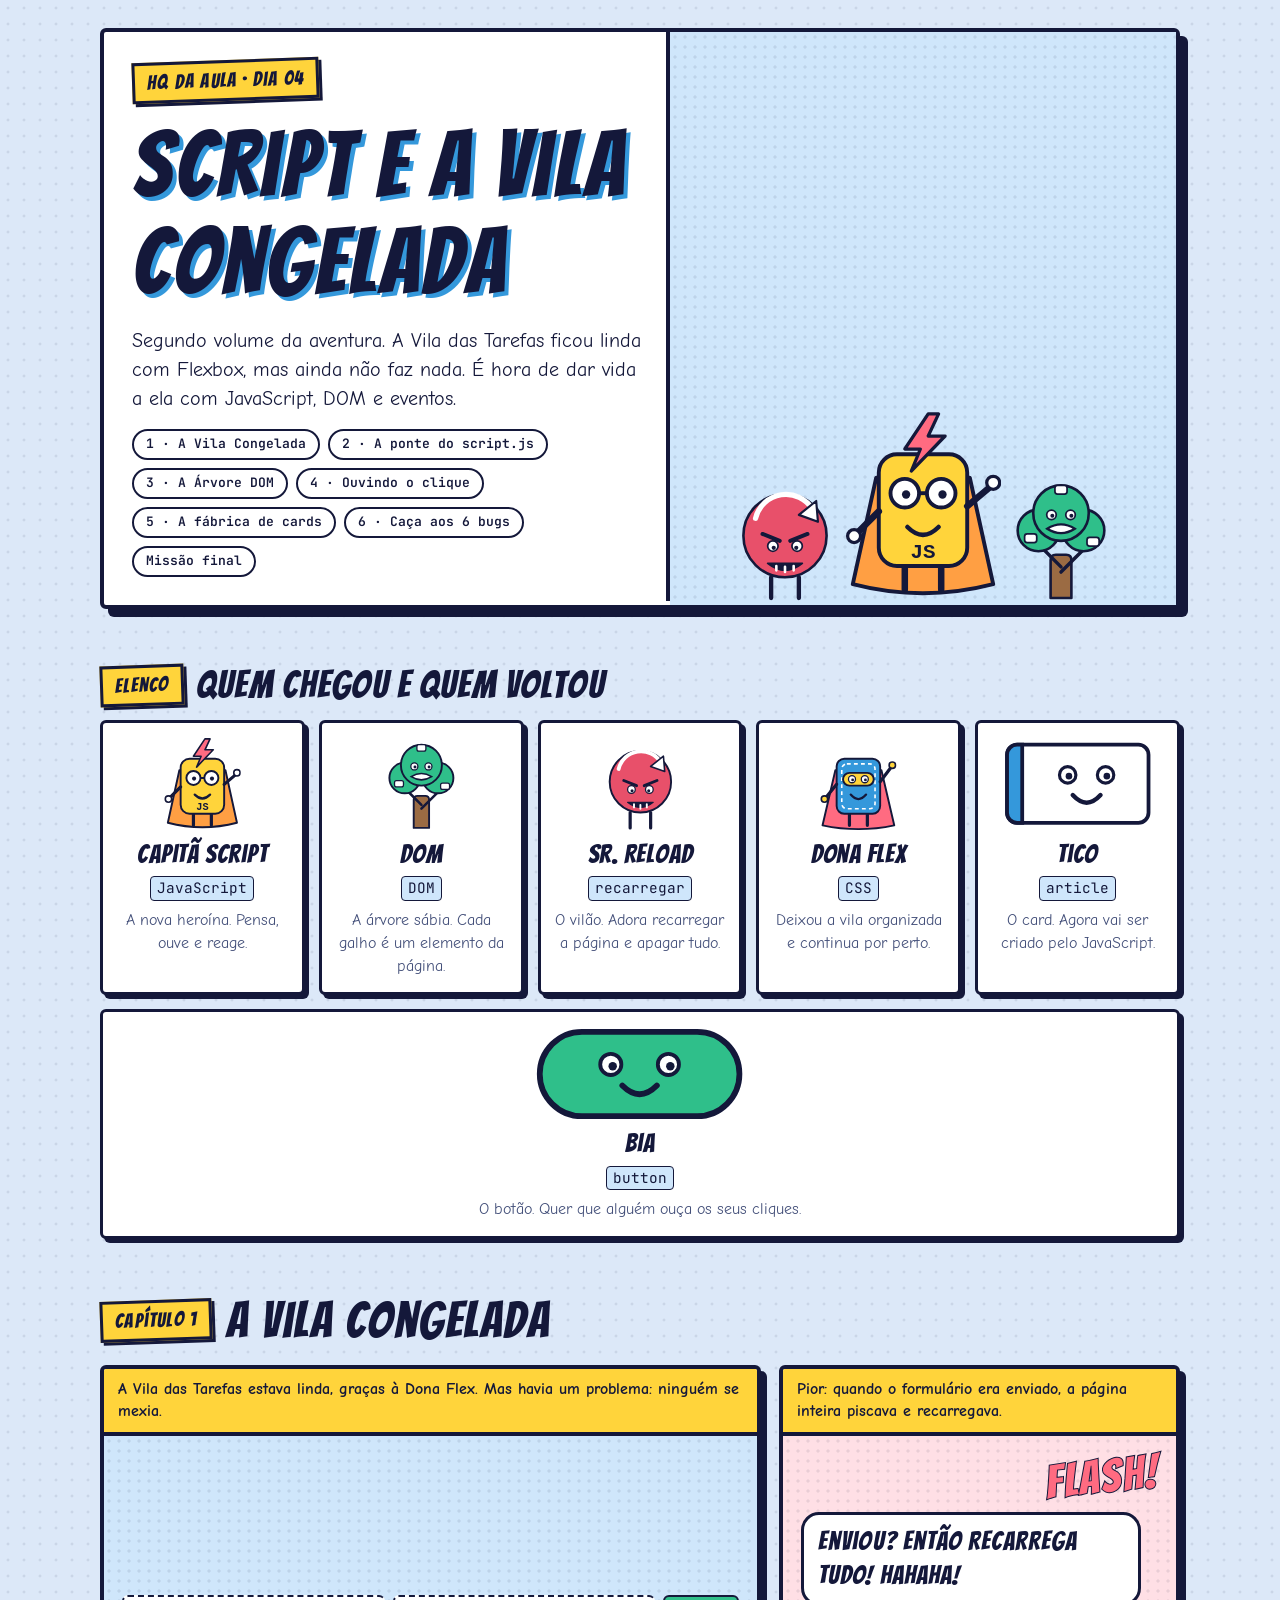
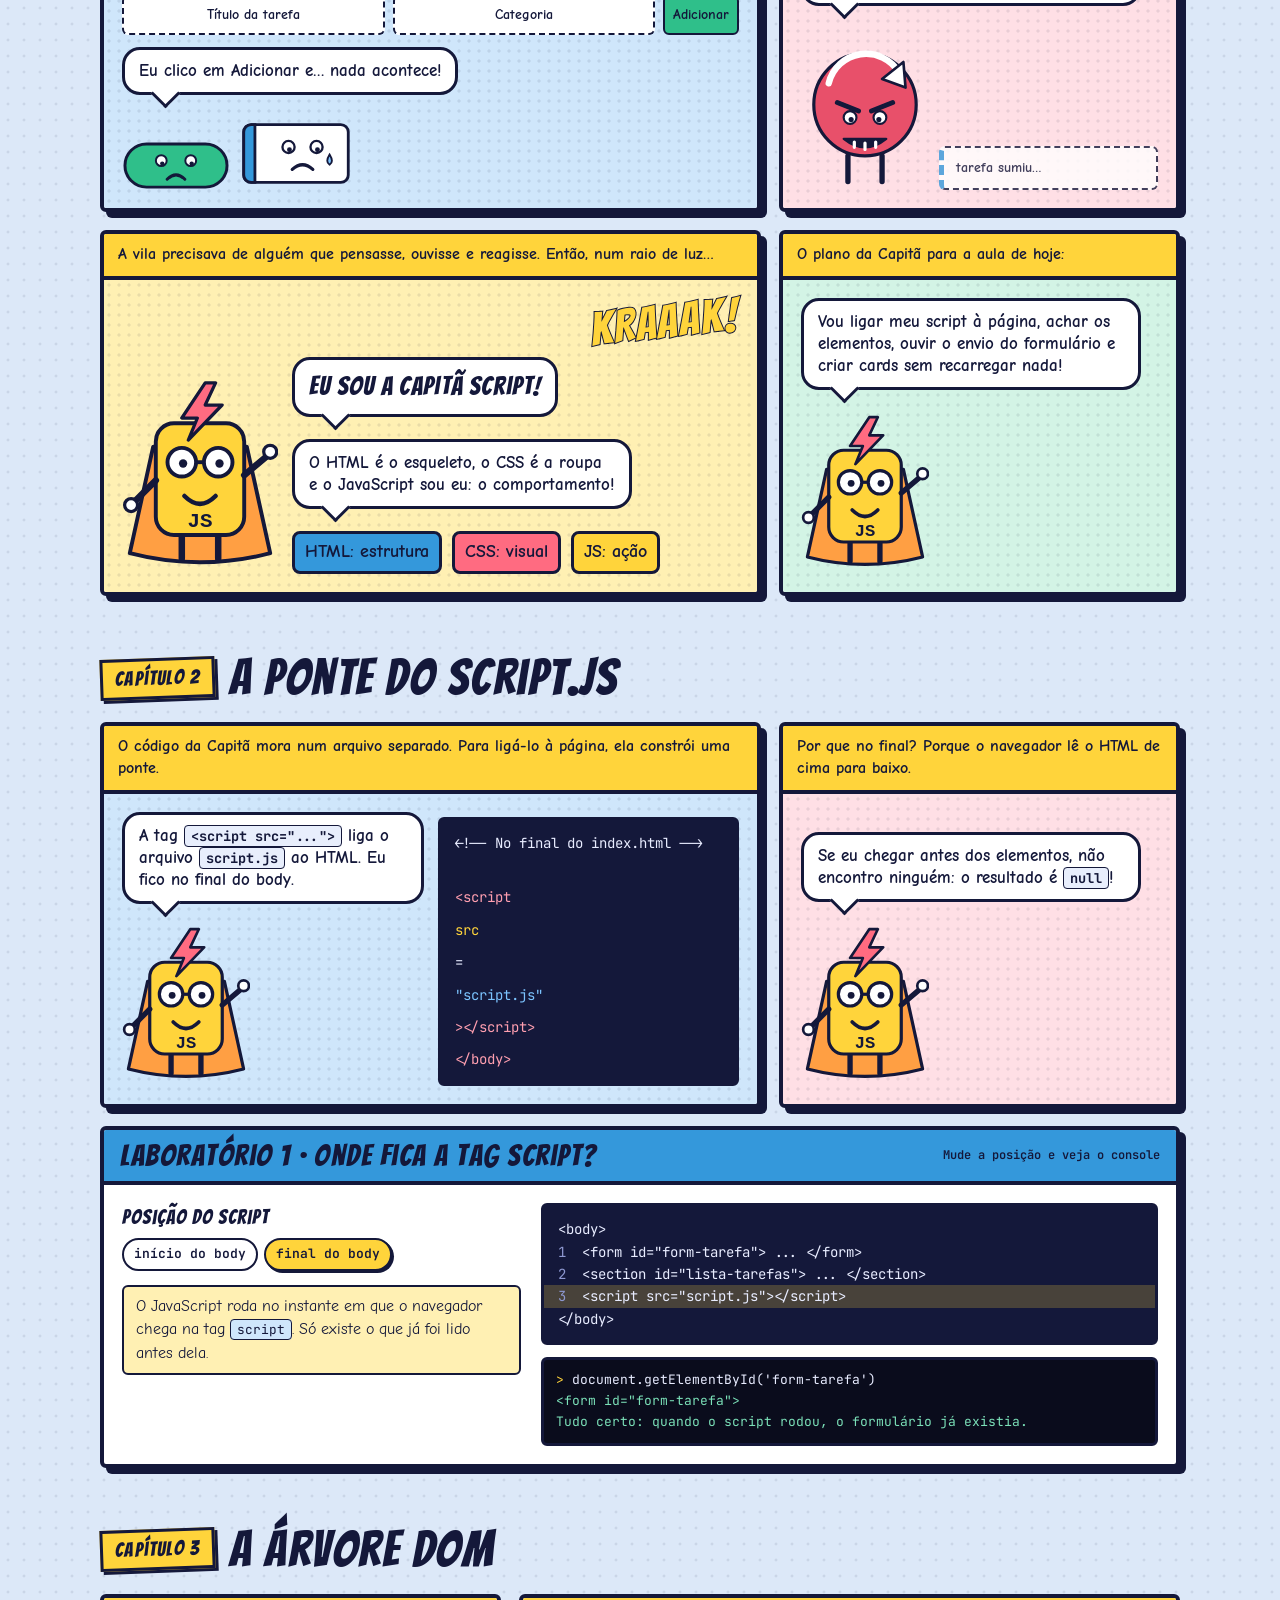
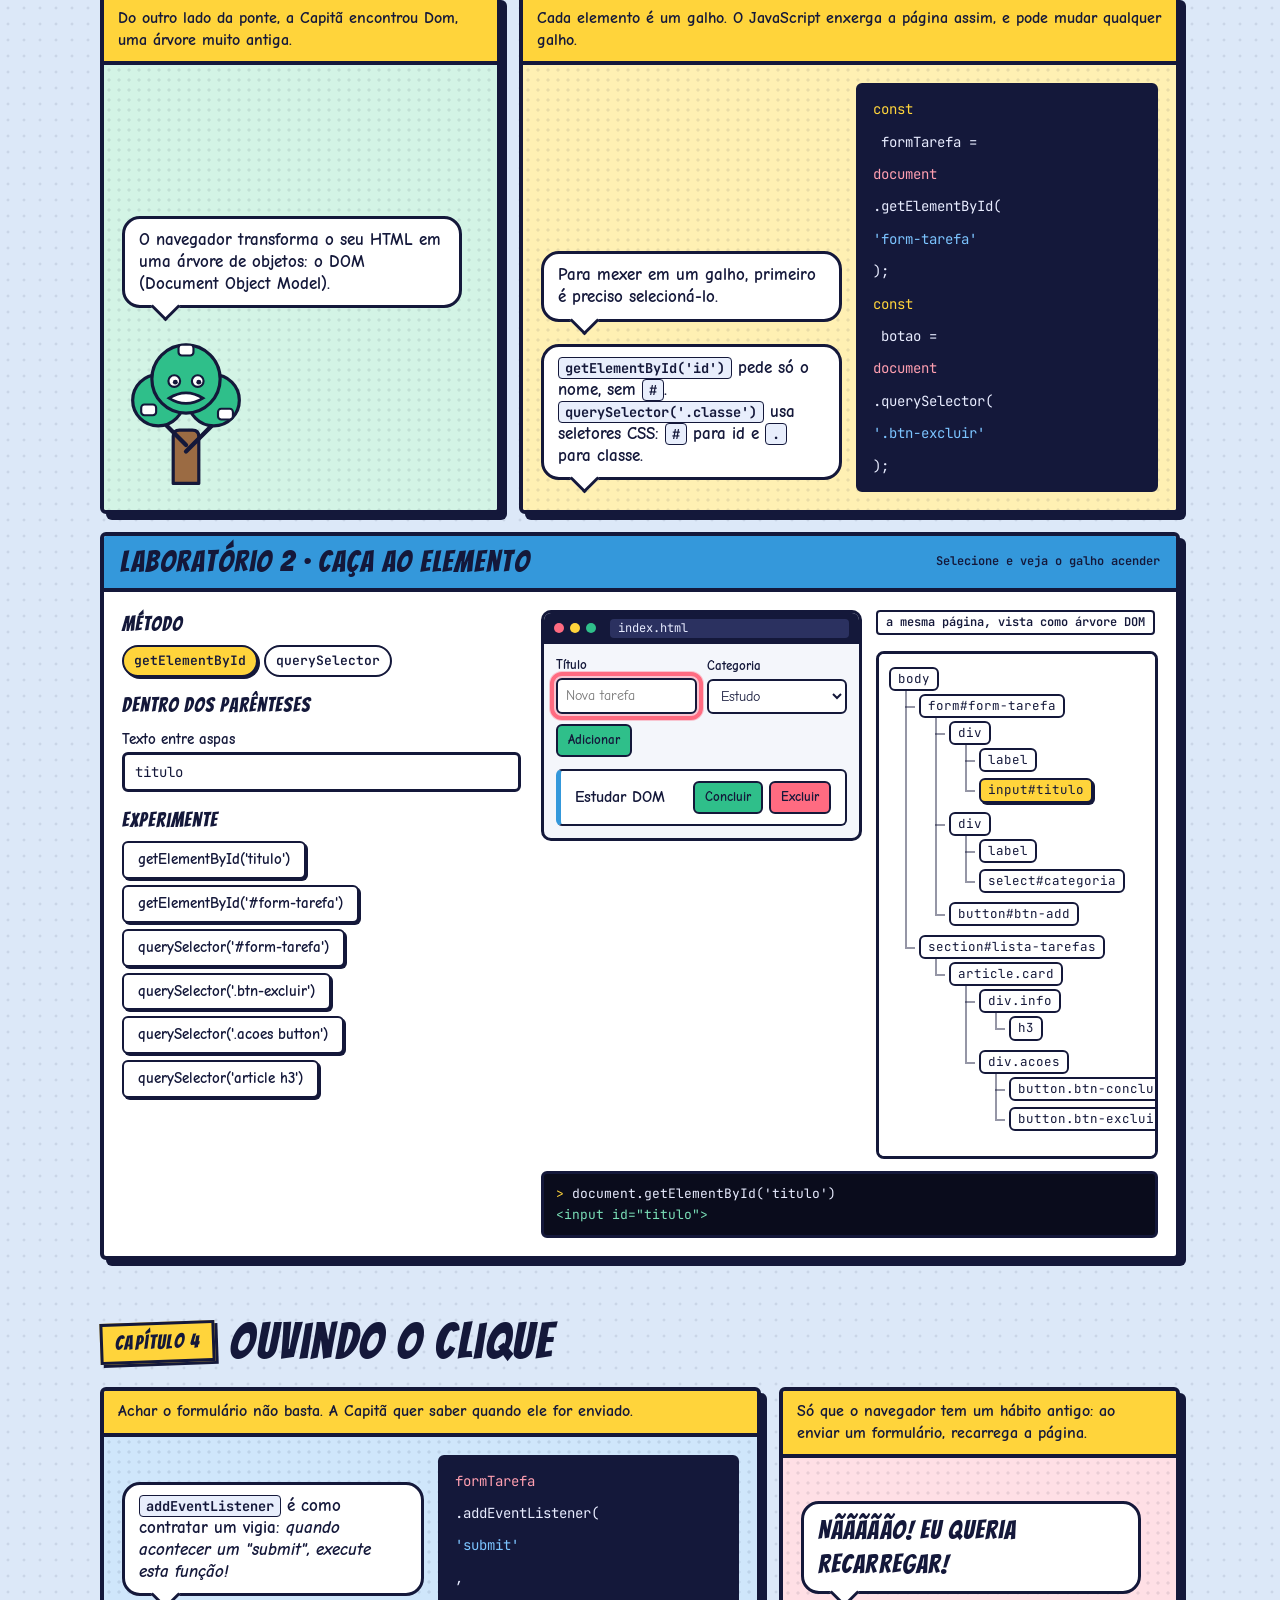
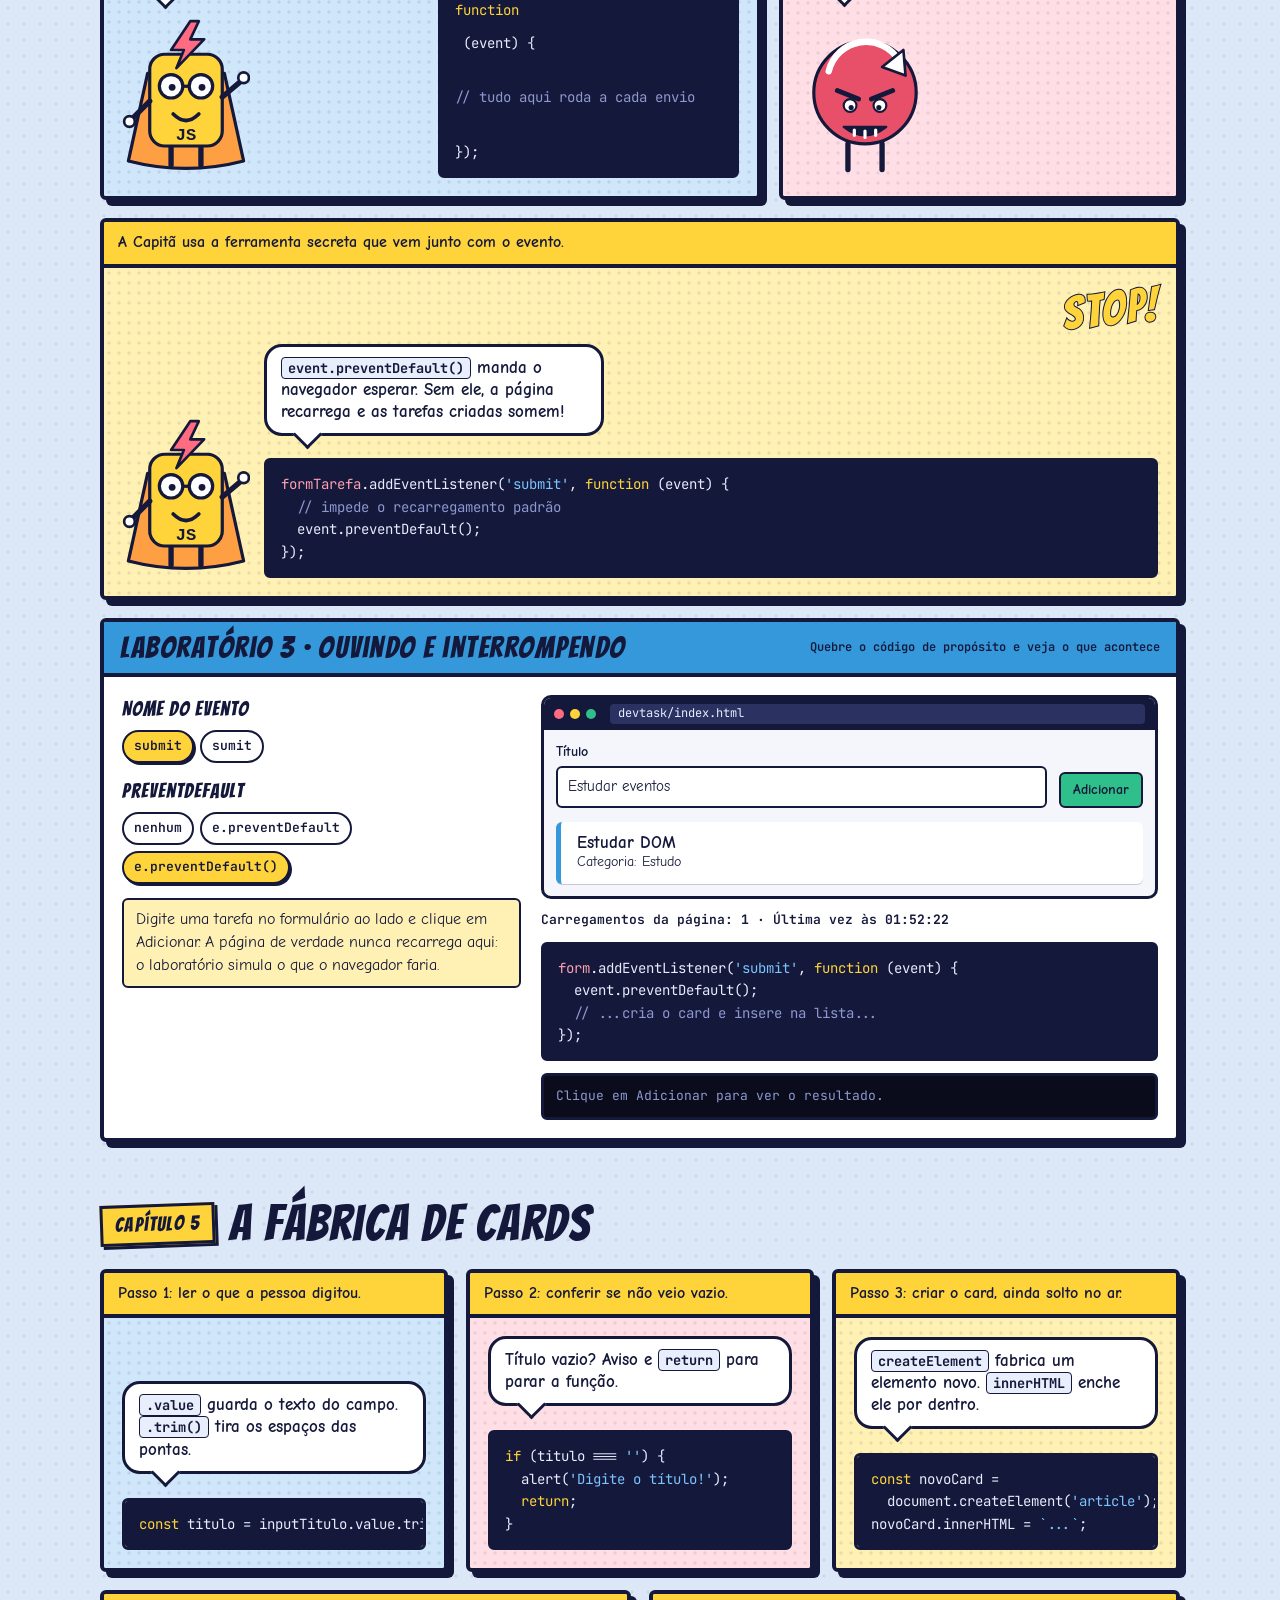
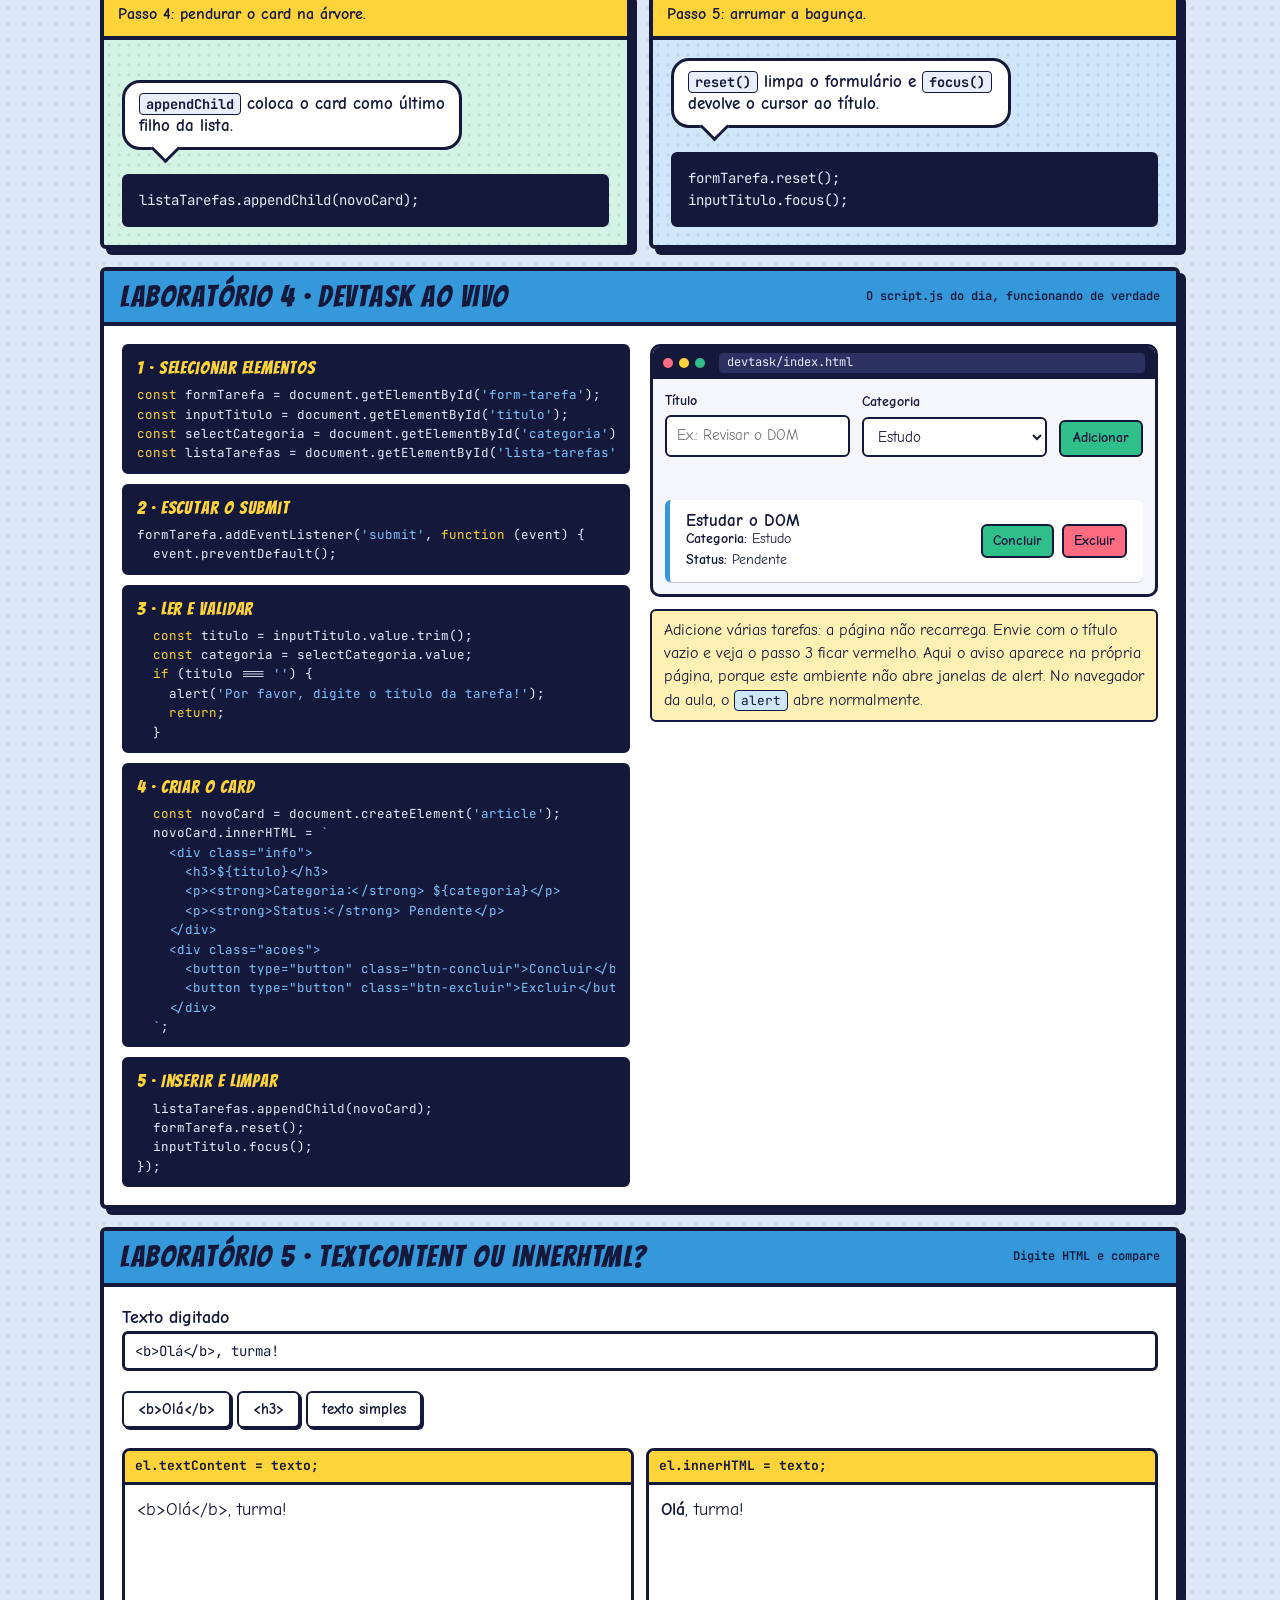
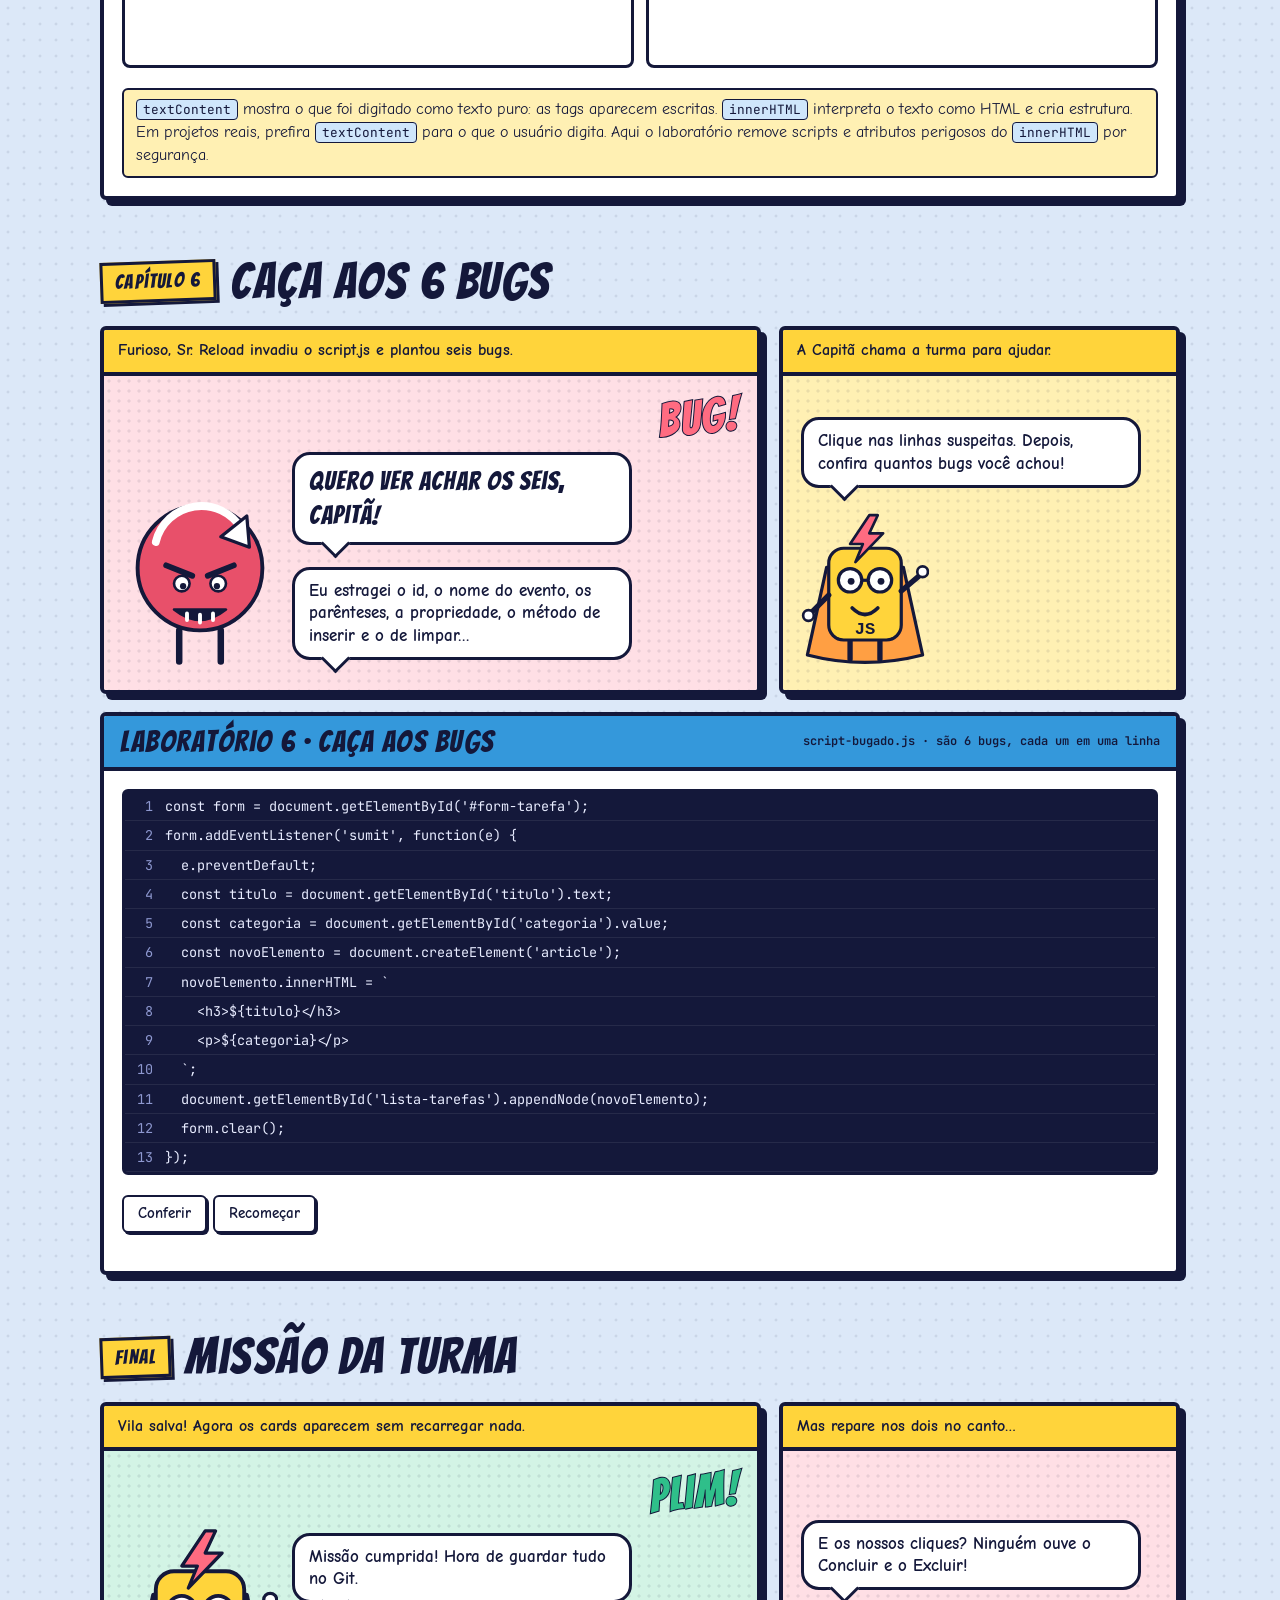
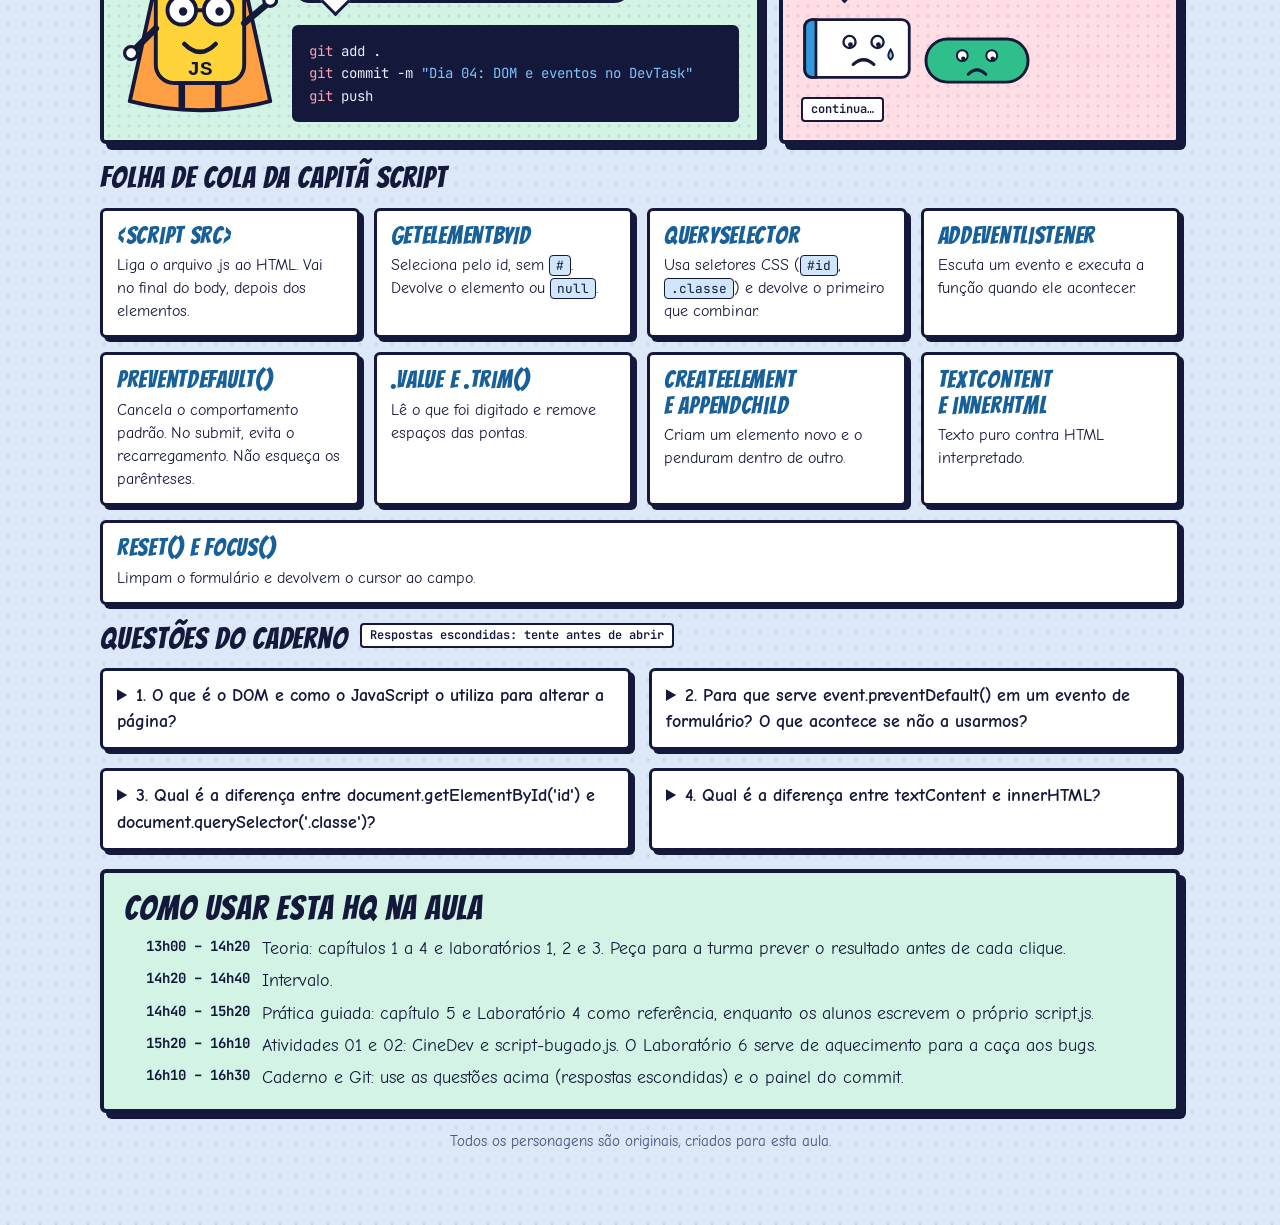
<file: Dia04 - JS DOM & Eventos/Script e a Vila Congelada.html>
<!doctype html><html><head><meta charset=utf8><meta name=viewport content="width=device-width,initial-scale=1,viewport-fit=cover"><style>:root{color-scheme:light;box-sizing:border-box;padding-top:env(safe-area-inset-top,0px);padding-bottom:env(safe-area-inset-bottom,0px)}html{scroll-padding-top:env(safe-area-inset-top,0px)}body{margin:0;padding:0;font:14px -apple-system,BlinkMacSystemFont,sans-serif;background:#fff;color:#000}img{max-width:100%}[hidden]:not([hidden=until-found i]){display:none!important}</style></head><body>
<title>Script e a Vila Congelada</title>
<meta name="claude:viewport-fit-sides" content="cover">
<link rel="stylesheet" href="https://fonts.googleapis.com/css2?family=Bangers&family=Comic+Neue:wght@400;700&family=JetBrains+Mono:wght@400;600&display=swap">
<style>
/* LAYOUT: HQ em "páginas". Cada página é uma linha flex que quebra em painéis. A própria HQ é feita de flexbox. */
:root{
  --bg:#dce8f8;
  --dot:rgba(20,24,58,.09);
  --paper:#ffffff;
  --ink:#14183a;
  --muted:#44507a;
  --line:#14183a;
  --shadow:#14183a;
  --blue:#3498db;
  --blue-text:#17609a;
  --pop:#ffd43b;
  --pink:#ff6b81;
  --green:#2fbf8a;
  --wash1:#cfe6fb;
  --wash2:#ffdfe5;
  --wash3:#fff0b3;
  --wash4:#d3f4e5;
  --code-bg:#14183a;
  --code-ink:#e8ecff;
  --c-sel:#ff9fb0;
  --c-prop:#ffd43b;
  --c-val:#7cc4ff;
  --c-com:#8e98d0;
  --f-display:'Bangers','Impact','Arial Narrow Bold',sans-serif;
  --f-body:'Comic Neue','Comic Sans MS','Chalkboard SE',sans-serif;
  --f-mono:'JetBrains Mono',ui-monospace,Menlo,Consolas,monospace;
}
@media (prefers-color-scheme: dark){
  :root:not([data-theme="light"]){
    --bg:#0d1022; --dot:rgba(255,255,255,.06); --paper:#181c3a; --ink:#eef1ff; --muted:#b6bfe6;
    --line:#d8def9; --shadow:#000; --blue-text:#86c8ff;
    --wash1:#1d3a66; --wash2:#4b2742; --wash3:#4a4217; --wash4:#1a4a3b; --code-bg:#0a0c1c;
    color-scheme:dark;
  }
}
:root[data-theme="dark"]{
  --bg:#0d1022; --dot:rgba(255,255,255,.06); --paper:#181c3a; --ink:#eef1ff; --muted:#b6bfe6;
  --line:#d8def9; --shadow:#000; --blue-text:#86c8ff;
  --wash1:#1d3a66; --wash2:#4b2742; --wash3:#4a4217; --wash4:#1a4a3b; --code-bg:#0a0c1c;
  color-scheme:dark;
}

*{box-sizing:border-box}
html{scroll-behavior:smooth}
[id]{scroll-margin-top:16px}
body{
  background-color:var(--bg);
  background-image:radial-gradient(var(--dot) 1.3px, transparent 1.7px);
  background-size:16px 16px;
  color:var(--ink);
  font-family:var(--f-body);
  font-size:18px;
  line-height:1.45;
  padding-block:28px 72px;
  padding-left:max(16px, env(safe-area-inset-left, 0px));
  padding-right:max(16px, env(safe-area-inset-right, 0px));
}
h1,h2,h3{font-family:var(--f-display); font-weight:400; margin:0; text-wrap:balance; letter-spacing:.03em; line-height:1.05}
p{margin:0}
code{font-family:var(--f-mono); font-size:.8em; background:var(--wash1); color:var(--ink); border:1px solid var(--line); border-radius:4px; padding:1px 6px}
a{color:var(--blue-text)}
:focus-visible{outline:3px solid var(--pop); outline-offset:2px}
.wrap{max-width:1080px; margin:0 auto; display:flex; flex-direction:column; gap:56px}

/* ---------- capa ---------- */
.cover{display:flex; flex-wrap:wrap; background:var(--paper); border:4px solid var(--line); box-shadow:8px 8px 0 var(--shadow); border-radius:6px}
.cover-text{flex:1 1 380px; min-width:0; padding:28px; display:flex; flex-direction:column; gap:16px; align-items:flex-start}
.cover h1{font-size:clamp(46px, 9vw, 92px); text-shadow:4px 4px 0 var(--blue)}
.lead{font-size:20px; max-width:34em}
.cover-art{flex:1 1 320px; min-width:0; background-color:var(--wash1); background-image:radial-gradient(var(--dot) 1.4px, transparent 1.8px); background-size:10px 10px; box-shadow:-4px -4px 0 0 var(--line); display:flex; align-items:flex-end; justify-content:center; gap:8px; padding:28px 18px 0; min-height:280px}
.badge{display:inline-block; background:var(--pop); color:#14183a; border:3px solid #14183a; padding:3px 12px; transform:rotate(-2deg); font-family:var(--f-display); letter-spacing:.06em; font-size:20px; box-shadow:3px 3px 0 #14183a}
.toc{display:flex; flex-wrap:wrap; gap:8px}
.toc a{font-family:var(--f-mono); font-size:13px; font-weight:600; text-decoration:none; color:var(--ink); border:2px solid var(--line); border-radius:999px; padding:4px 12px; background:var(--paper)}
.toc a:hover{background:var(--pop); color:#14183a}

/* ---------- personagens ---------- */
.chr{display:block; height:auto; flex:none}
.w-lg{width:128px} .w-md{width:104px} .w-xl{width:156px}
.tico{width:132px} .bia{width:108px} .tico.sm{width:112px}
.cast{display:flex; align-items:flex-end; gap:10px; flex-wrap:wrap}
.cast-grid{display:flex; flex-wrap:wrap; gap:14px}
.cast-card{flex:1 1 190px; min-width:0; background:var(--paper); border:3px solid var(--line); border-radius:6px; padding:14px; display:flex; flex-direction:column; align-items:center; gap:8px; text-align:center; box-shadow:4px 4px 0 var(--shadow)}
.cast-card h3{font-size:26px}
.cast-card .chr{height:96px; width:auto}
.cast-card p{font-size:16px; color:var(--muted)}
.sec-title{display:flex; align-items:center; gap:12px; flex-wrap:wrap; margin-bottom:14px}
.sec-title h2{font-size:38px}

/* ---------- capítulos e painéis ---------- */
.chapter{display:flex; flex-direction:column; gap:18px}
.chap-head{display:flex; align-items:center; gap:14px; flex-wrap:wrap}
.chap-head h2{font-size:clamp(34px, 6vw, 50px)}
.row{display:flex; flex-wrap:wrap; gap:18px; align-items:stretch}
.panel{flex:1 1 300px; min-width:0; display:flex; flex-direction:column; background:var(--paper); border:4px solid var(--line); box-shadow:6px 6px 0 var(--shadow); border-radius:6px; overflow:hidden}
.panel.wide{flex:2 1 460px}
.cap{background:var(--pop); color:#14183a; border-bottom:4px solid var(--line); padding:10px 14px; font-weight:700; font-size:16px; line-height:1.35}
.cap code{background:rgba(255,255,255,.6); color:#14183a; border-color:#14183a}
.art{flex:1; min-width:0; display:flex; flex-direction:column; justify-content:flex-end; gap:12px; padding:18px; min-height:240px; background-color:var(--wash1); background-image:radial-gradient(var(--dot) 1.4px, transparent 1.8px); background-size:10px 10px}
.art.w2{background-color:var(--wash2)}
.art.w3{background-color:var(--wash3)}
.art.w4{background-color:var(--wash4)}
.split{display:flex; flex-wrap:wrap; gap:14px; align-items:flex-end}
.split > *{min-width:0}
.split .grow{flex:1 1 220px; display:flex; flex-direction:column; gap:10px}
.stack{display:flex; flex-direction:column; gap:6px}

.bubble{position:relative; align-self:flex-start; max-width:min(100%, 340px); background:#fff; color:#14183a; border:3px solid #14183a; border-radius:18px; padding:10px 14px; font-weight:700; font-size:17px; line-height:1.3; margin-bottom:12px}
.bubble::after{content:""; position:absolute; bottom:-12px; left:30px; width:18px; height:18px; background:#fff; border-right:3px solid #14183a; border-bottom:3px solid #14183a; transform:rotate(45deg)}
.bubble.r{align-self:flex-end}
.bubble.r::after{left:auto; right:30px}
.bubble.shout{font-family:var(--f-display); font-weight:400; font-size:26px; letter-spacing:.04em}
.bubble code{background:#e8eefc; color:#14183a; border-color:#14183a}
.sfx{align-self:flex-end; font-family:var(--f-display); font-size:46px; line-height:1; color:var(--pink); -webkit-text-stroke:2px #14183a; paint-order:stroke fill; transform:rotate(-6deg); letter-spacing:.04em}
.sfx.g{color:var(--green)} .sfx.y{color:var(--pop)}

/* ---------- código ---------- */
.code{margin:0; background:var(--code-bg); color:var(--code-ink); font-family:var(--f-mono); font-size:14px; line-height:1.6; padding:12px 14px; border-radius:6px; border:3px solid var(--line); overflow-x:auto; white-space:pre; min-width:0}
.cs{color:var(--c-sel)} .cp{color:var(--c-prop)} .cv{color:var(--c-val)} .cc{color:var(--c-com)}
.ln{display:block}
.ln.in{padding-left:2ch}
.ln.hl{background:rgba(255,212,59,.22); box-shadow:-14px 0 0 rgba(255,212,59,.22), 14px 0 0 rgba(255,212,59,.22)}
.ln.dead{opacity:.45; text-decoration:line-through}
.code.on{box-shadow:0 0 0 4px var(--green)}

/* ---------- peças de desenho (mocks) ---------- */
.mockform{display:flex; flex-direction:column; gap:8px}
.mockform.row{flex-direction:row; align-items:flex-end}
.fld{background:#fff; color:#14183a; border:2px dashed #14183a; border-radius:6px; padding:8px 10px; font-weight:700; font-size:14px}
.mockform.row .fld{flex:1; min-width:0; text-align:center; padding-inline:4px}
.fld.go{background:#2fbf8a; border-style:solid; text-align:center}
.mockform.row .fld.go{flex:0 0 auto; padding-inline:8px}
.mock-label{align-self:flex-start; font-family:var(--f-mono); font-size:12px; font-weight:600; background:#fff; color:#14183a; border:2px solid #14183a; border-radius:4px; padding:2px 8px}
.phone{width:200px; max-width:100%; background:#f4f6fb; color:#14183a; border:3px solid #14183a; border-radius:14px; padding:10px}
.mf-squish,.mf-wrap{display:flex; gap:6px}
.mf-squish .fld{flex:1; min-width:0; font-size:11px; padding:6px 2px; word-break:break-all; text-align:center}
.mf-wrap{flex-wrap:wrap}
.mf-wrap .fld{flex:1; min-width:84px; font-size:12px; text-align:center}
.mini-card{background:#fff; color:#14183a; border-left:5px solid #3498db; border-radius:6px; padding:10px 12px; font-weight:700; font-size:14px; display:flex; justify-content:space-between; align-items:center; gap:10px; border-top:2px solid #14183a; border-right:2px solid #14183a; border-bottom:2px solid #14183a}
.mini-card.blk{display:block}
.mini-card.blk .acoes{display:block; margin-top:8px}
.mini-card.col{flex-direction:column; align-items:flex-start}
.mini-card.col .acoes{width:100%; justify-content:flex-end}
.mini-card .acoes{display:flex; gap:6px}
.mini-card.nest .acoes{outline:3px dashed #ff6b81; outline-offset:3px; border-radius:4px}
.mini-btn{font-style:normal; background:#2fbf8a; border:2px solid #14183a; border-radius:5px; padding:2px 8px; font-size:12px; display:inline-block}
.mini-btn.del{background:#ff6b81}
.pizza{width:150px; max-width:100%; aspect-ratio:1; border-radius:50%; border:4px solid #14183a; flex:none; box-shadow:0 0 0 9px #e0a645, 0 0 0 12px #14183a; margin:14px}
.pizza.s{width:120px}
.axes{background:#fff; color:#14183a; border:3px solid #14183a; border-radius:8px; padding:12px; display:flex; flex-direction:column; gap:10px; width:100%}
.axes-label{font-weight:700; font-size:15px}
.axes-label code{background:#e8eefc; color:#14183a; border-color:#14183a}
.axes-mid{display:flex; gap:12px; align-items:stretch}
.axes-box{flex:1; min-width:0; display:flex; align-items:center; justify-content:space-between; gap:8px; border:3px dashed #3498db; border-radius:8px; padding:12px; min-height:128px}
.axes-box .it{flex:1; min-width:0; font-size:14px}
.ax{font-family:var(--f-mono); font-size:12px; font-weight:600; color:#14183a}
.ax-main{display:flex; align-items:center; gap:8px}
.ax-main i{flex:1; height:3px; background:#14183a; position:relative}
.ax-main i::after{content:""; position:absolute; right:-2px; top:50%; transform:translateY(-50%); border-left:10px solid #14183a; border-top:6px solid transparent; border-bottom:6px solid transparent}
.ax-cross{display:flex; flex-direction:column; align-items:center; gap:6px}
.ax-cross span{writing-mode:vertical-rl}
.ax-cross i{flex:1; width:3px; min-height:40px; background:#14183a; position:relative}
.ax-cross i::after{content:""; position:absolute; bottom:-2px; left:50%; transform:translateX(-50%); border-top:10px solid #14183a; border-left:6px solid transparent; border-right:6px solid transparent}

/* itens coloridos (caixinhas) */
.it{border:3px solid #14183a; border-radius:8px; font-weight:700; padding:8px 10px; text-align:center; color:#14183a; line-height:1.15}
.c1{background:#3498db} .c2{background:#ff6b81} .c3{background:#2fbf8a} .c4{background:#ffd43b} .c5{background:#a99dff}

/* ---------- laboratórios ---------- */
.lab{background:var(--paper); border:4px solid var(--line); box-shadow:6px 6px 0 var(--shadow); border-radius:6px; overflow:hidden}
.lab-head{display:flex; align-items:center; justify-content:space-between; gap:10px; flex-wrap:wrap; background:var(--blue); color:#14183a; padding:10px 16px; border-bottom:4px solid var(--line)}
.lab-head h3{font-size:30px; letter-spacing:.05em}
.lab-head .hint{font-family:var(--f-mono); font-size:12px; font-weight:600}
.lab-body{display:flex; flex-wrap:wrap; gap:20px; padding:18px}
.lab-body.col{flex-direction:column}
.lab-ctrl{flex:1 1 260px; min-width:0; display:flex; flex-direction:column; gap:14px}
.lab-view{flex:2 1 340px; min-width:0; display:flex; flex-direction:column; gap:12px}
fieldset{border:0; padding:0; margin:0; min-width:0}
legend{font-family:var(--f-display); letter-spacing:.05em; font-size:20px; padding:0; margin-bottom:6px}
.chips{display:flex; flex-wrap:wrap; gap:6px}
.chip{position:relative; display:block}
.chip input{position:absolute; opacity:0; inset:0; width:100%; height:100%; margin:0; cursor:pointer}
.chip span{display:block; padding:5px 10px; border:2px solid var(--line); border-radius:999px; font-family:var(--f-mono); font-size:13px; font-weight:600; background:var(--paper); color:var(--ink)}
.chip input:checked + span{background:var(--pop); color:#14183a; box-shadow:2px 2px 0 var(--line)}
.chip input:focus-visible + span{outline:3px solid var(--blue); outline-offset:2px}
.btn-ghost{font:inherit; font-weight:700; font-size:15px; padding:6px 14px; border:2px solid var(--line); border-radius:6px; background:var(--paper); color:var(--ink); box-shadow:2px 2px 0 var(--line); cursor:pointer; align-self:flex-start}
.btn-ghost:hover{background:var(--pop); color:#14183a}
.btn-ghost:active{transform:translate(2px,2px); box-shadow:none}
.switch{display:flex; align-items:center; gap:10px; font-weight:700; cursor:pointer}
.switch input{width:22px; height:22px; accent-color:var(--blue); flex:none}
input[type=range]{width:100%; accent-color:var(--blue)}
.range-row{display:flex; align-items:center; gap:10px}
.range-row output{font-family:var(--f-mono); font-size:13px; font-weight:600; min-width:5ch; text-align:right}
.tip{background:var(--wash3); color:var(--ink); border:2px solid var(--line); border-radius:6px; padding:8px 12px; font-size:16px}
.stage-box{border:3px solid var(--line); border-radius:8px; background-color:var(--wash1); background-image:radial-gradient(var(--dot) 1.4px, transparent 1.8px); background-size:10px 10px; padding:8px; overflow:hidden}
.stage{display:flex; height:260px; max-width:100%; border:3px dashed var(--blue); border-radius:6px; padding:6px; transition:width .25s}
.stage .it{flex:0 1 84px}
.stage.col .it{flex:0 0 auto; width:84px}
.i1{padding-block:6px} .i2{padding-block:20px} .i3{padding-block:11px} .i4{padding-block:16px} .i5{padding-block:8px}
.demo-card{background:#fff; color:#14183a; border-left:5px solid #3498db; border-radius:6px; padding:15px 20px; min-height:130px; border:2px solid #14183a; border-left-width:5px; gap:12px}
.demo-card strong{display:block}
.demo-card small{font-size:14px; color:#44507a}
.demo-card .acoes{gap:8px}
.btn{font:inherit; font-weight:700; font-size:14px; border:2px solid #14183a; border-radius:6px; padding:6px 12px; background:#2fbf8a; color:#14183a; cursor:default}
.btn.del{background:#ff6b81}
.fbox-row{display:flex; gap:10px; height:120px}
.fbox{min-width:0; border:3px solid #14183a; border-radius:8px; color:#14183a; display:flex; flex-direction:column; align-items:center; justify-content:center; text-align:center; overflow:hidden; transition:flex .2s, width .2s}
.fbox b{font-family:var(--f-display); font-weight:400; font-size:30px; line-height:1}
.fbox small{font-family:var(--f-mono); font-size:11px; font-weight:600}
.pizza-row{display:flex; flex-wrap:wrap; align-items:center; gap:10px 22px}
.pizza-legend{flex:1 1 200px; min-width:0; font-weight:700}

/* simulador de telas */
.sim-outer{display:flex; justify-content:center; padding:16px; border:3px dashed var(--line); border-radius:8px; background-color:var(--wash1); background-image:radial-gradient(var(--dot) 1.4px, transparent 1.8px); background-size:10px 10px; min-width:0}
.sim-frame{container-type:inline-size; container-name:tela; flex:none; max-width:100%; background:#f4f6fb; color:#14183a; border-radius:10px; box-shadow:0 0 0 3px #14183a, 6px 6px 0 3px #14183a; transition:width .2s}
.sim-app{padding:16px; display:flex; flex-direction:column; gap:16px}
.sim-frame form{display:flex; gap:15px; align-items:flex-end; flex-wrap:wrap; margin:0}
.sim-frame form > div{flex:1; min-width:200px; display:flex; flex-direction:column; gap:4px}
.sim-frame label{font-weight:700; font-size:14px}
.sim-frame input[type=text],.sim-frame input[type=date]{padding:8px 10px; border:2px solid #14183a; border-radius:6px; font:inherit; font-size:15px; width:100%; min-width:0; background:#fff; color:#14183a}
.sim-frame .lista{display:flex; flex-direction:column; gap:15px}
.sim-frame article{background:#fff; border-left:5px solid #3498db; padding:15px 20px; border-radius:6px; display:flex; justify-content:space-between; align-items:center; box-shadow:0 1px 0 rgba(20,24,58,.2)}
.sim-frame article strong{display:block}
.sim-frame article small{color:#44507a; font-size:14px}
.sim-frame article .acoes{display:flex; gap:8px}
@container tela (max-width: 600px){
  .sim-frame:not(.sem-mq) form{flex-direction:column; align-items:stretch}
  .sim-frame:not(.sem-mq) article{flex-direction:column; align-items:flex-start; gap:12px}
  .sim-frame:not(.sem-mq) article .acoes{width:100%; justify-content:flex-end}
}
.sim-bar{display:flex; flex-wrap:wrap; align-items:center; gap:12px 20px}
.sim-bar .range-row{flex:1 1 280px}
.sim-bar output{font-weight:700}

/* ---------- missão final ---------- */
.sheet{display:flex; flex-wrap:wrap; gap:14px}
.sheet-card{flex:1 1 240px; min-width:0; background:var(--paper); border:3px solid var(--line); border-radius:6px; padding:12px 14px; box-shadow:4px 4px 0 var(--shadow); display:flex; flex-direction:column; gap:6px}
.sheet-card h3{font-size:24px; color:var(--blue-text)}
.sheet-card p{font-size:16px}
.quest{flex:1 1 380px; min-width:0; background:var(--paper); border:3px solid var(--line); border-radius:6px; padding:12px 14px; box-shadow:4px 4px 0 var(--shadow)}
.quest summary{cursor:pointer; font-weight:700}
.quest .ans{margin-top:10px; padding-top:10px; border-top:2px dashed var(--line); font-size:17px; display:flex; flex-direction:column; gap:8px}
.teacher{background:var(--wash4); border:4px solid var(--line); border-radius:6px; padding:18px 20px; box-shadow:6px 6px 0 var(--shadow); display:flex; flex-direction:column; gap:10px}
.teacher h2{font-size:34px}
.teacher ul{margin:0; padding-left:1.2em; display:flex; flex-direction:column; gap:6px}
.foot{font-size:15px; color:var(--muted); text-align:center}

@media (prefers-reduced-motion: reduce){
  html{scroll-behavior:auto}
  .stage,.fbox,.sim-frame{transition:none}
}

/* ===== Volume 2: DOM e eventos ===== */
.browser{background:#f4f6fb; color:#14183a; border:3px solid #14183a; border-radius:10px; overflow:hidden; min-width:0}
.browser-bar{display:flex; align-items:center; gap:6px; background:#14183a; color:#e8ecff; padding:6px 10px; font-family:var(--f-mono); font-size:12px}
.browser-bar i{width:10px; height:10px; border-radius:50%; background:#ff6b81; flex:none}
.browser-bar i:nth-child(2){background:#ffd43b}
.browser-bar i:nth-child(3){background:#2fbf8a}
.browser-bar span{margin-left:8px; background:#2b3160; border-radius:4px; padding:1px 8px; flex:1; min-width:0; overflow:hidden; text-overflow:ellipsis; white-space:nowrap}
.browser-body{padding:12px; position:relative}
.hit{outline:4px solid #ff6b81; outline-offset:2px; box-shadow:0 0 0 7px rgba(255,107,129,.35)}
.reload-flash{position:absolute; inset:0; background:#fff; color:#14183a; display:flex; align-items:center; justify-content:center; font-family:var(--f-display); font-size:30px; letter-spacing:.05em; opacity:0; pointer-events:none; transition:opacity .15s}
.reloading .reload-flash{opacity:.96}
.statusline{font-family:var(--f-mono); font-size:13px; font-weight:600}

.console{margin:0; background:#0a0c1c; color:#e8ecff; font-family:var(--f-mono); font-size:13px; line-height:1.6; padding:10px 12px; border-radius:6px; border:3px solid var(--line); white-space:pre-wrap; overflow-wrap:anywhere; min-width:0}
.console .in{color:#ffd43b}
.console .err{color:#ff9fb0}
.console .ok{color:#7be0b8}
.console .dim{color:#8e98d0}

.tree{list-style:none; margin:0; padding:0; font-family:var(--f-mono); font-size:12.5px}
.tree ul{list-style:none; margin:0; padding-left:16px}
.tree li{position:relative; padding:3px 0 3px 14px}
.tree li::before{content:""; position:absolute; left:0; top:0; bottom:0; border-left:2px solid var(--line); opacity:.45}
.tree li::after{content:""; position:absolute; left:0; top:15px; width:10px; border-top:2px solid var(--line); opacity:.45}
.tree li:last-child::before{bottom:auto; height:15px}
.tree > li{padding-left:0}
.tree > li::before,.tree > li::after{display:none}
.tree .tag{display:inline-block; padding:1px 7px; border:2px solid var(--line); border-radius:6px; background:var(--paper); color:var(--ink); white-space:nowrap}
.tree .tag.hit{background:var(--pop); color:#14183a; outline:none; box-shadow:2px 2px 0 var(--line)}
.treewrap{overflow-x:auto; min-width:0; border:3px solid var(--line); border-radius:8px; padding:10px; background:var(--paper)}
#mock{display:flex; flex-direction:column; gap:12px}
#mock form{display:flex; gap:10px; align-items:flex-end; flex-wrap:wrap; margin:0}
#mock form > div{flex:1; min-width:120px; display:flex; flex-direction:column; gap:3px}
#mock label{font-weight:700; font-size:13px}
#mock input,#mock select{padding:6px 8px; border:2px solid #14183a; border-radius:6px; font:inherit; font-size:14px; width:100%; min-width:0; background:#fff; color:#14183a}
#mock button{font:inherit; font-weight:700; font-size:13px; border:2px solid #14183a; border-radius:6px; padding:5px 10px; background:#2fbf8a; color:#14183a; cursor:default}
#mock .btn-excluir{background:#ff6b81}
#mock article{background:#fff; border-left:5px solid #3498db; padding:10px 14px; border-radius:6px; display:flex; justify-content:space-between; align-items:center; gap:10px; flex-wrap:wrap; border-top:2px solid #14183a; border-right:2px solid #14183a; border-bottom:2px solid #14183a}
#mock h3{font-family:var(--f-body); font-weight:700; font-size:16px; letter-spacing:0; margin:0}
#mock .acoes{display:flex; gap:6px}

.dt form{display:flex; gap:12px; align-items:flex-end; flex-wrap:wrap; margin:0}
.dt form > div{flex:1; min-width:140px; display:flex; flex-direction:column; gap:4px}
.dt label{font-weight:700; font-size:14px}
.dt input[type=text],.dt select{padding:8px 10px; border:2px solid #14183a; border-radius:6px; font:inherit; font-size:15px; width:100%; min-width:0; background:#fff; color:#14183a}
.dt .btn{cursor:pointer}
.dt .lista{display:flex; flex-direction:column; gap:12px; margin-top:14px}
.dt article{background:#fff; border-left:5px solid #3498db; padding:12px 16px; border-radius:6px; display:flex; justify-content:space-between; align-items:center; gap:10px; flex-wrap:wrap; box-shadow:0 1px 0 rgba(20,24,58,.2); animation:pop .25s ease-out}
.dt article h3{font-family:var(--f-body); font-weight:700; font-size:17px; letter-spacing:0; margin:0; overflow-wrap:anywhere}
.dt article p{margin:0; font-size:14px}
.dt .acoes{display:flex; gap:8px}
.dt .btn-concluir,.dt .btn-excluir{font:inherit; font-weight:700; font-size:14px; border:2px solid #14183a; border-radius:6px; padding:5px 10px; background:#2fbf8a; color:#14183a}
.dt .btn-excluir{background:#ff6b81}
.dt-msg{margin:8px 0 0; min-height:1.4em; color:#b3203a; font-weight:700; font-size:15px}
@keyframes pop{from{transform:scale(.92); opacity:0}}

.stepcard{border:3px solid var(--line); border-radius:6px; padding:8px 12px; background:var(--code-bg); color:var(--code-ink); transition:box-shadow .15s}
.stepcard h4{font-family:var(--f-display); font-weight:400; margin:0 0 4px; letter-spacing:.05em; color:#ffd43b; font-size:18px}
.stepcard pre{margin:0; font-family:var(--f-mono); font-size:12.5px; line-height:1.55; overflow-x:auto; white-space:pre}
.stepcard.on{box-shadow:0 0 0 4px var(--green)}
.stepcard.bad{box-shadow:0 0 0 4px var(--pink)}
.steps{display:flex; flex-direction:column; gap:10px; min-width:0}

.tx-row{display:flex; flex-wrap:wrap; gap:12px}
.tx-box{flex:1 1 220px; min-width:0; border:3px solid var(--line); border-radius:8px; overflow:hidden; background:var(--paper)}
.tx-box h4{margin:0; padding:6px 10px; background:var(--pop); color:#14183a; border-bottom:3px solid var(--line); font-family:var(--f-mono); font-size:13px}
.tx-out{padding:12px; min-height:64px; overflow-wrap:anywhere; background:#fff; color:#14183a}
.tx-in{width:100%; padding:8px 10px; border:3px solid var(--line); border-radius:6px; font-family:var(--f-mono); font-size:14px; background:var(--paper); color:var(--ink)}

.bugs{display:flex; flex-direction:column; border:3px solid var(--line); border-radius:6px; overflow-x:auto; background:var(--code-bg); min-width:0}
.bl{display:flex; gap:12px; text-align:left; width:max-content; min-width:100%; font-family:var(--f-mono); font-size:13.5px; line-height:1.5; color:var(--code-ink); background:transparent; border:0; border-bottom:1px solid rgba(255,255,255,.08); padding:4px 12px; cursor:pointer; white-space:pre}
.bl .n{color:var(--c-com); flex:none; width:2ch; text-align:right; user-select:none}
.bl:hover{background:rgba(255,255,255,.08)}
.bl[aria-pressed=true]{background:rgba(255,212,59,.25)}
.bl.found{background:rgba(47,191,138,.35)}
.bl.miss{background:rgba(255,107,129,.35)}
.bl.fp{background:rgba(142,152,208,.25); text-decoration:line-through}
.bug-res{display:flex; flex-direction:column; gap:8px}
.bug-item{border:3px solid var(--line); border-radius:6px; padding:8px 12px; background:var(--paper); font-size:16px}
.bug-item.ok{border-color:var(--green)}
.bug-item.no{border-color:var(--pink)}
.bug-item b{font-family:var(--f-display); font-weight:400; font-size:20px; letter-spacing:.04em}
.score{font-family:var(--f-display); font-size:30px; letter-spacing:.05em}
.sched{margin:0; padding:0; list-style:none; display:flex; flex-direction:column; gap:6px}
.sched li{display:flex; gap:12px; flex-wrap:wrap}
.sched b{font-family:var(--f-mono); font-size:14px; flex:none; min-width:12ch}
.sched span{flex:1 1 240px; min-width:0}
.ans pre.code{margin:0}
@media (prefers-reduced-motion: reduce){ .dt article{animation:none} .reload-flash,.stepcard{transition:none} }

</style>

<svg width="0" height="0" style="position:absolute" aria-hidden="true" focusable="false">
  <defs>
    <!-- Dona Flex -->
    <symbol id="s-flex" viewBox="0 0 120 150">
      <path d="M24 52 L4 138 Q60 150 116 138 L96 52 Z" fill="#ff6b81" stroke="#14183a" stroke-width="3" stroke-linejoin="round"/>
      <path d="M46 118 V138 M74 118 V138" stroke="#14183a" stroke-width="5" stroke-linecap="round"/>
      <rect x="26" y="34" width="68" height="86" rx="12" fill="#3498db" stroke="#14183a" stroke-width="3"/>
      <rect x="34" y="42" width="52" height="70" rx="8" fill="none" stroke="#fff" stroke-width="2.5" stroke-dasharray="6 5"/>
      <path d="M26 74 L8 96" stroke="#14183a" stroke-width="5" stroke-linecap="round"/>
      <path d="M94 70 L112 46" stroke="#14183a" stroke-width="5" stroke-linecap="round"/>
      <circle cx="7" cy="97" r="5" fill="#ffd43b" stroke="#14183a" stroke-width="2.5"/>
      <circle cx="113" cy="44" r="5" fill="#ffd43b" stroke="#14183a" stroke-width="2.5"/>
      <rect x="36" y="56" width="48" height="20" rx="10" fill="#ffd43b" stroke="#14183a" stroke-width="3"/>
      <circle cx="50" cy="66" r="5.5" fill="#fff" stroke="#14183a" stroke-width="2"/>
      <circle cx="70" cy="66" r="5.5" fill="#fff" stroke="#14183a" stroke-width="2"/>
      <circle cx="51" cy="67" r="2.2" fill="#14183a"/><circle cx="71" cy="67" r="2.2" fill="#14183a"/>
      <path d="M48 90 Q60 104 72 90" fill="none" stroke="#14183a" stroke-width="3.5" stroke-linecap="round"/>
    </symbol>
    <!-- Sr. Block -->
    <symbol id="s-block" viewBox="0 0 120 150">
      <path d="M44 122 V142 M76 122 V142" stroke="#14183a" stroke-width="5" stroke-linecap="round"/>
      <rect x="18" y="16" width="84" height="106" rx="4" fill="#9aa3b8" stroke="#14183a" stroke-width="3"/>
      <rect x="28" y="4" width="64" height="14" rx="3" fill="#5a6278" stroke="#14183a" stroke-width="3"/>
      <path d="M32 44 L54 54 M88 44 L66 54" stroke="#14183a" stroke-width="4.5" stroke-linecap="round"/>
      <circle cx="44" cy="64" r="6" fill="#fff" stroke="#14183a" stroke-width="2"/>
      <circle cx="76" cy="64" r="6" fill="#fff" stroke="#14183a" stroke-width="2"/>
      <circle cx="46" cy="66" r="2.4" fill="#14183a"/><circle cx="74" cy="66" r="2.4" fill="#14183a"/>
      <path d="M40 90 Q60 78 80 90 Q60 100 40 90 Z" fill="#14183a"/>
      <path d="M46 108 Q60 98 74 108" fill="none" stroke="#14183a" stroke-width="3.5" stroke-linecap="round"/>
      <path d="M18 80 Q2 92 24 102 M102 80 Q118 92 96 102" fill="none" stroke="#14183a" stroke-width="5" stroke-linecap="round"/>
    </symbol>
    <!-- Tico (card) feliz e triste -->
    <symbol id="s-tico" viewBox="0 0 120 76">
      <rect x="4" y="6" width="112" height="62" rx="8" fill="#fff" stroke="#14183a" stroke-width="3"/>
      <path d="M4 14 a8 8 0 0 1 8 -8 h4 v62 h-4 a8 8 0 0 1 -8 -8 z" fill="#3498db" stroke="#14183a" stroke-width="3"/>
      <circle cx="52" cy="30" r="6.5" fill="#fff" stroke="#14183a" stroke-width="2.5"/>
      <circle cx="82" cy="30" r="6.5" fill="#fff" stroke="#14183a" stroke-width="2.5"/>
      <circle cx="53" cy="31" r="2.6" fill="#14183a"/><circle cx="83" cy="31" r="2.6" fill="#14183a"/>
      <path d="M56 46 Q67 58 78 46" fill="none" stroke="#14183a" stroke-width="3.5" stroke-linecap="round"/>
    </symbol>
    <symbol id="s-tico-sad" viewBox="0 0 120 76">
      <rect x="4" y="6" width="112" height="62" rx="8" fill="#fff" stroke="#14183a" stroke-width="3"/>
      <path d="M4 14 a8 8 0 0 1 8 -8 h4 v62 h-4 a8 8 0 0 1 -8 -8 z" fill="#3498db" stroke="#14183a" stroke-width="3"/>
      <circle cx="52" cy="30" r="6.5" fill="#fff" stroke="#14183a" stroke-width="2.5"/>
      <circle cx="82" cy="30" r="6.5" fill="#fff" stroke="#14183a" stroke-width="2.5"/>
      <circle cx="53" cy="33" r="2.6" fill="#14183a"/><circle cx="83" cy="33" r="2.6" fill="#14183a"/>
      <path d="M56 54 Q67 44 78 54" fill="none" stroke="#14183a" stroke-width="3.5" stroke-linecap="round"/>
      <path d="M96 38 q-5 8 0 11 q5 -3 0 -11 z" fill="#7cc4ff" stroke="#14183a" stroke-width="2"/>
    </symbol>
    <!-- Bia (botão) -->
    <symbol id="s-bia" viewBox="0 0 110 50">
      <rect x="3" y="3" width="104" height="44" rx="22" fill="#2fbf8a" stroke="#14183a" stroke-width="3"/>
      <circle cx="40" cy="20" r="5.5" fill="#fff" stroke="#14183a" stroke-width="2"/>
      <circle cx="70" cy="20" r="5.5" fill="#fff" stroke="#14183a" stroke-width="2"/>
      <circle cx="41" cy="21" r="2.2" fill="#14183a"/><circle cx="71" cy="21" r="2.2" fill="#14183a"/>
      <path d="M46 31 Q55 40 64 31" fill="none" stroke="#14183a" stroke-width="3" stroke-linecap="round"/>
    </symbol>
    <symbol id="s-bia-sad" viewBox="0 0 110 50">
      <rect x="3" y="3" width="104" height="44" rx="22" fill="#2fbf8a" stroke="#14183a" stroke-width="3"/>
      <circle cx="40" cy="20" r="5.5" fill="#fff" stroke="#14183a" stroke-width="2"/>
      <circle cx="70" cy="20" r="5.5" fill="#fff" stroke="#14183a" stroke-width="2"/>
      <circle cx="41" cy="23" r="2.2" fill="#14183a"/><circle cx="71" cy="23" r="2.2" fill="#14183a"/>
      <path d="M46 39 Q55 30 64 39" fill="none" stroke="#14183a" stroke-width="3" stroke-linecap="round"/>
    </symbol>
    <!-- Guarda Media -->
    <symbol id="s-guarda" viewBox="0 0 120 150">
      <path d="M46 122 V142 M74 122 V142" stroke="#14183a" stroke-width="5" stroke-linecap="round"/>
      <rect x="26" y="34" width="68" height="88" rx="10" fill="#6c5ce7" stroke="#14183a" stroke-width="3"/>
      <path d="M94 72 L113 40" stroke="#14183a" stroke-width="5" stroke-linecap="round"/>
      <rect x="104" y="22" width="18" height="22" rx="5" fill="#ffd43b" stroke="#14183a" stroke-width="2.5"/>
      <path d="M26 78 L10 102" stroke="#14183a" stroke-width="5" stroke-linecap="round"/>
      <circle cx="9" cy="104" r="5" fill="#ffd43b" stroke="#14183a" stroke-width="2.5"/>
      <path d="M32 38 Q32 10 60 10 Q88 10 88 38 Z" fill="#ffd43b" stroke="#14183a" stroke-width="3" stroke-linejoin="round"/>
      <rect x="22" y="36" width="76" height="8" rx="4" fill="#ffd43b" stroke="#14183a" stroke-width="3"/>
      <circle cx="48" cy="62" r="5.5" fill="#fff" stroke="#14183a" stroke-width="2"/>
      <circle cx="72" cy="62" r="5.5" fill="#fff" stroke="#14183a" stroke-width="2"/>
      <circle cx="48" cy="63" r="2.2" fill="#14183a"/><circle cx="72" cy="63" r="2.2" fill="#14183a"/>
      <path d="M50 84 H70" stroke="#14183a" stroke-width="3.5" stroke-linecap="round"/>
      <rect x="36" y="96" width="48" height="18" rx="4" fill="#ffd43b" stroke="#14183a" stroke-width="2.5"/>
      <text x="60" y="109.5" text-anchor="middle" font-family="monospace" font-weight="700" font-size="11" fill="#14183a">600px</text>
    </symbol>
  </defs>
</svg>

<svg width="0" height="0" style="position:absolute" aria-hidden="true" focusable="false">
  <defs>
    <!-- Capitã Script -->
    <symbol id="s-script" viewBox="0 0 120 150">
      <path d="M24 52 L6 134 Q60 148 114 134 L96 52 Z" fill="#ff9f43" stroke="#14183a" stroke-width="3" stroke-linejoin="round"/>
      <path d="M46 118 V138 M74 118 V138" stroke="#14183a" stroke-width="5" stroke-linecap="round"/>
      <rect x="26" y="34" width="68" height="86" rx="14" fill="#ffd43b" stroke="#14183a" stroke-width="3"/>
      <path d="M26 78 L8 96" stroke="#14183a" stroke-width="5" stroke-linecap="round"/>
      <path d="M94 74 L113 58" stroke="#14183a" stroke-width="5" stroke-linecap="round"/>
      <circle cx="7" cy="97" r="5" fill="#fff" stroke="#14183a" stroke-width="2.5"/>
      <circle cx="114" cy="56" r="5" fill="#fff" stroke="#14183a" stroke-width="2.5"/>
      <circle cx="46" cy="64" r="11" fill="#fff" stroke="#14183a" stroke-width="3"/>
      <circle cx="74" cy="64" r="11" fill="#fff" stroke="#14183a" stroke-width="3"/>
      <path d="M57 64 H63" stroke="#14183a" stroke-width="3"/>
      <circle cx="47" cy="65" r="3.2" fill="#14183a"/><circle cx="75" cy="65" r="3.2" fill="#14183a"/>
      <path d="M48 90 Q60 102 72 90" fill="none" stroke="#14183a" stroke-width="3.5" stroke-linecap="round"/>
      <text x="60" y="114" text-anchor="middle" font-family="monospace" font-weight="700" font-size="16" fill="#14183a">JS</text>
      <path d="M64 3 L46 30 H58 L51 47 L77 20 H64 L72 3 Z" fill="#ff6b81" stroke="#14183a" stroke-width="2.5" stroke-linejoin="round"/>
    </symbol>
    <!-- Dom, a árvore -->
    <symbol id="s-dom" viewBox="0 0 120 150">
      <path d="M48 142 V98 Q48 92 54 92 H66 Q72 92 72 98 V142 Z" fill="#9b6b43" stroke="#14183a" stroke-width="3" stroke-linejoin="round"/>
      <path d="M60 106 L38 84 M60 112 L84 88" stroke="#14183a" stroke-width="4" stroke-linecap="round"/>
      <circle cx="34" cy="64" r="24" fill="#2fbf8a" stroke="#14183a" stroke-width="3"/>
      <circle cx="86" cy="64" r="24" fill="#2fbf8a" stroke="#14183a" stroke-width="3"/>
      <circle cx="60" cy="44" r="32" fill="#2fbf8a" stroke="#14183a" stroke-width="3"/>
      <rect x="18" y="68" width="14" height="10" rx="3" fill="#fff" stroke="#14183a" stroke-width="2"/>
      <rect x="90" y="72" width="14" height="10" rx="3" fill="#fff" stroke="#14183a" stroke-width="2"/>
      <rect x="53" y="12" width="14" height="10" rx="3" fill="#fff" stroke="#14183a" stroke-width="2"/>
      <circle cx="49" cy="46" r="5.5" fill="#fff" stroke="#14183a" stroke-width="2"/>
      <circle cx="71" cy="46" r="5.5" fill="#fff" stroke="#14183a" stroke-width="2"/>
      <circle cx="50" cy="47" r="2.3" fill="#14183a"/><circle cx="72" cy="47" r="2.3" fill="#14183a"/>
      <path d="M44 62 Q60 52 76 62 Q60 72 44 62 Z" fill="#fff" stroke="#14183a" stroke-width="2.5"/>
    </symbol>
    <!-- Sr. Reload -->
    <symbol id="s-reload" viewBox="0 0 120 150">
      <path d="M44 118 V142 M76 118 V142" stroke="#14183a" stroke-width="5" stroke-linecap="round"/>
      <circle cx="60" cy="70" r="48" fill="#e8506a" stroke="#14183a" stroke-width="3"/>
      <path d="M26 50 A36 36 0 0 1 92 40" fill="none" stroke="#fff" stroke-width="6" stroke-linecap="round"/>
      <path d="M96 30 L98 54 L76 46 Z" fill="#fff" stroke="#14183a" stroke-width="2.5" stroke-linejoin="round"/>
      <path d="M34 68 L54 76 M86 68 L66 76" stroke="#14183a" stroke-width="4.5" stroke-linecap="round"/>
      <circle cx="46" cy="82" r="6" fill="#fff" stroke="#14183a" stroke-width="2"/>
      <circle cx="74" cy="82" r="6" fill="#fff" stroke="#14183a" stroke-width="2"/>
      <circle cx="47" cy="84" r="2.4" fill="#14183a"/><circle cx="73" cy="84" r="2.4" fill="#14183a"/>
      <path d="M40 102 Q60 118 80 102 Z" fill="#14183a" stroke="#14183a" stroke-width="2" stroke-linejoin="round"/>
      <path d="M50 105 V110 M60 106 V112 M70 105 V110" stroke="#fff" stroke-width="3" stroke-linecap="round"/>
    </symbol>
  </defs>
</svg>

<main class="wrap">

  <!-- ===================== CAPA ===================== -->
  <header class="cover">
    <div class="cover-text">
      <span class="badge">HQ da aula · Dia 04</span>
      <h1>Script e a Vila Congelada</h1>
      <p class="lead">Segundo volume da aventura. A Vila das Tarefas ficou linda com Flexbox, mas ainda não faz nada. É hora de dar vida a ela com JavaScript, DOM e eventos.</p>
      <nav class="toc" aria-label="Capítulos">
        <a href="#cap1">1 · A Vila Congelada</a>
        <a href="#cap2">2 · A ponte do script.js</a>
        <a href="#cap3">3 · A Árvore DOM</a>
        <a href="#cap4">4 · Ouvindo o clique</a>
        <a href="#cap5">5 · A fábrica de cards</a>
        <a href="#cap6">6 · Caça aos 6 bugs</a>
        <a href="#missao">Missão final</a>
      </nav>
    </div>
    <div class="cover-art">
      <svg class="chr w-md" viewBox="0 0 120 150" aria-hidden="true"><use href="#s-reload"/></svg>
      <svg class="chr w-xl" viewBox="0 0 120 150" role="img" aria-label="Capitã Script, a heroína"><use href="#s-script"/></svg>
      <svg class="chr w-md" viewBox="0 0 120 150" aria-hidden="true"><use href="#s-dom"/></svg>
    </div>
  </header>

  <!-- ===================== ELENCO ===================== -->
  <section aria-labelledby="elenco">
    <div class="sec-title"><span class="badge">Elenco</span><h2 id="elenco">Quem chegou e quem voltou</h2></div>
    <div class="cast-grid">
      <div class="cast-card"><svg class="chr" viewBox="0 0 120 150" aria-hidden="true"><use href="#s-script"/></svg><h3>Capitã Script</h3><code>JavaScript</code><p>A nova heroína. Pensa, ouve e reage.</p></div>
      <div class="cast-card"><svg class="chr" viewBox="0 0 120 150" aria-hidden="true"><use href="#s-dom"/></svg><h3>Dom</h3><code>DOM</code><p>A árvore sábia. Cada galho é um elemento da página.</p></div>
      <div class="cast-card"><svg class="chr" viewBox="0 0 120 150" aria-hidden="true"><use href="#s-reload"/></svg><h3>Sr. Reload</h3><code>recarregar</code><p>O vilão. Adora recarregar a página e apagar tudo.</p></div>
      <div class="cast-card"><svg class="chr" viewBox="0 0 120 150" aria-hidden="true"><use href="#s-flex"/></svg><h3>Dona Flex</h3><code>CSS</code><p>Deixou a vila organizada e continua por perto.</p></div>
      <div class="cast-card"><svg class="chr" viewBox="0 0 120 76" aria-hidden="true"><use href="#s-tico"/></svg><h3>Tico</h3><code>article</code><p>O card. Agora vai ser criado pelo JavaScript.</p></div>
      <div class="cast-card"><svg class="chr" viewBox="0 0 110 50" aria-hidden="true"><use href="#s-bia"/></svg><h3>Bia</h3><code>button</code><p>O botão. Quer que alguém ouça os seus cliques.</p></div>
    </div>
  </section>

  <!-- ===================== CAPÍTULO 1 ===================== -->
  <section class="chapter" id="cap1" aria-labelledby="cap1-t">
    <div class="chap-head"><span class="badge">Capítulo 1</span><h2 id="cap1-t">A Vila Congelada</h2></div>
    <div class="row">
      <div class="panel wide">
        <p class="cap">A Vila das Tarefas estava linda, graças à Dona Flex. Mas havia um problema: ninguém se mexia.</p>
        <div class="art">
          <div class="mockform row">
            <div class="fld">Título da tarefa</div>
            <div class="fld">Categoria</div>
            <div class="fld go">Adicionar</div>
          </div>
          <div class="bubble">Eu clico em Adicionar e… nada acontece!</div>
          <div class="cast">
            <svg class="chr bia" viewBox="0 0 110 50" role="img" aria-label="Bia, o botão, triste"><use href="#s-bia-sad"/></svg>
            <svg class="chr tico sm" viewBox="0 0 120 76" aria-hidden="true"><use href="#s-tico-sad"/></svg>
          </div>
        </div>
      </div>
      <div class="panel">
        <p class="cap">Pior: quando o formulário era enviado, a página inteira piscava e recarregava.</p>
        <div class="art w2">
          <div class="sfx">FLASH!</div>
          <div class="bubble shout">Enviou? Então RECARREGA TUDO! Hahaha!</div>
          <div class="cast" style="justify-content:space-between; flex-wrap:nowrap">
            <svg class="chr w-lg" viewBox="0 0 120 150" role="img" aria-label="Sr. Reload gargalhando"><use href="#s-reload"/></svg>
            <div class="mini-card" style="border-style:dashed; opacity:.8; flex:1; min-width:0">tarefa sumiu…</div>
          </div>
        </div>
      </div>
    </div>
    <div class="row">
      <div class="panel wide">
        <p class="cap">A vila precisava de alguém que pensasse, ouvisse e reagisse. Então, num raio de luz…</p>
        <div class="art w3">
          <div class="sfx y">KRAAAK!</div>
          <div class="split">
            <svg class="chr w-xl" viewBox="0 0 120 150" role="img" aria-label="Capitã Script chegando"><use href="#s-script"/></svg>
            <div class="grow">
              <div class="bubble shout">Eu sou a Capitã Script!</div>
              <div class="bubble">O HTML é o esqueleto, o CSS é a roupa e o JavaScript sou eu: <strong>o comportamento</strong>!</div>
              <div class="cast">
                <span class="it c1">HTML: estrutura</span>
                <span class="it c2">CSS: visual</span>
                <span class="it c4">JS: ação</span>
              </div>
            </div>
          </div>
        </div>
      </div>
      <div class="panel">
        <p class="cap">O plano da Capitã para a aula de hoje:</p>
        <div class="art w4">
          <div class="bubble">Vou ligar meu script à página, achar os elementos, ouvir o envio do formulário e criar cards sem recarregar nada!</div>
          <svg class="chr w-lg" viewBox="0 0 120 150" aria-hidden="true"><use href="#s-script"/></svg>
        </div>
      </div>
    </div>
  </section>

  <!-- ===================== CAPÍTULO 2 ===================== -->
  <section class="chapter" id="cap2" aria-labelledby="cap2-t">
    <div class="chap-head"><span class="badge">Capítulo 2</span><h2 id="cap2-t">A ponte do script.js</h2></div>
    <div class="row">
      <div class="panel wide">
        <p class="cap">O código da Capitã mora num arquivo separado. Para ligá-lo à página, ela constrói uma ponte.</p>
        <div class="art">
          <div class="split">
            <div class="grow">
              <div class="bubble">A tag <code>&lt;script src="..."&gt;</code> liga o arquivo <code>script.js</code> ao HTML. Eu fico no <strong>final do body</strong>.</div>
              <svg class="chr w-lg" viewBox="0 0 120 150" aria-hidden="true"><use href="#s-script"/></svg>
            </div>
            <pre class="code grow">&lt;!-- No final do index.html -->
  <span class="cs">&lt;script</span> <span class="cp">src</span>=<span class="cv">"script.js"</span><span class="cs">&gt;&lt;/script&gt;</span>
<span class="cs">&lt;/body&gt;</span></pre>
          </div>
        </div>
      </div>
      <div class="panel">
        <p class="cap">Por que no final? Porque o navegador lê o HTML de cima para baixo.</p>
        <div class="art w2">
          <div class="bubble">Se eu chegar antes dos elementos, não encontro ninguém: o resultado é <code>null</code>!</div>
          <svg class="chr w-lg" viewBox="0 0 120 150" aria-hidden="true"><use href="#s-script"/></svg>
        </div>
      </div>
    </div>

    <section class="lab" id="lab1" aria-labelledby="lab1-t">
      <div class="lab-head"><h3 id="lab1-t">Laboratório 1 · Onde fica a tag script?</h3><span class="hint">Mude a posição e veja o console</span></div>
      <div class="lab-body">
        <div class="lab-ctrl">
          <fieldset><legend>Posição do script</legend><div class="chips" data-name="p-pos" data-opts="inicio|início do body,final|final do body" data-def="final"></div></fieldset>
          <p class="tip">O JavaScript roda no instante em que o navegador chega na tag <code>script</code>. Só existe o que já foi lido antes dela.</p>
        </div>
        <div class="lab-view">
          <pre class="code" id="p-code" aria-label="HTML da página"></pre>
          <pre class="console" id="p-console" aria-live="polite"></pre>
        </div>
      </div>
    </section>
  </section>

  <!-- ===================== CAPÍTULO 3 ===================== -->
  <section class="chapter" id="cap3" aria-labelledby="cap3-t">
    <div class="chap-head"><span class="badge">Capítulo 3</span><h2 id="cap3-t">A Árvore DOM</h2></div>
    <div class="row">
      <div class="panel">
        <p class="cap">Do outro lado da ponte, a Capitã encontrou Dom, uma árvore muito antiga.</p>
        <div class="art w4">
          <div class="bubble">O navegador transforma o seu HTML em uma árvore de objetos: o <strong>DOM</strong> (Document Object Model).</div>
          <svg class="chr w-lg" viewBox="0 0 120 150" role="img" aria-label="Dom, a árvore sábia"><use href="#s-dom"/></svg>
        </div>
      </div>
      <div class="panel wide">
        <p class="cap">Cada elemento é um galho. O JavaScript enxerga a página assim, e pode mudar qualquer galho.</p>
        <div class="art w3">
          <div class="split">
            <div class="grow">
              <div class="bubble">Para mexer em um galho, primeiro é preciso <strong>selecioná-lo</strong>.</div>
              <div class="bubble"><code>getElementById('id')</code> pede só o nome, sem <code>#</code>. <code>querySelector('.classe')</code> usa seletores CSS: <code>#</code> para id e <code>.</code> para classe.</div>
            </div>
            <pre class="code grow"><span class="cp">const</span> formTarefa = <span class="cs">document</span>.getElementById(<span class="cv">'form-tarefa'</span>);
<span class="cp">const</span> botao = <span class="cs">document</span>.querySelector(<span class="cv">'.btn-excluir'</span>);</pre>
          </div>
        </div>
      </div>
    </div>

    <section class="lab" id="lab2" aria-labelledby="lab2-t">
      <div class="lab-head"><h3 id="lab2-t">Laboratório 2 · Caça ao elemento</h3><span class="hint">Selecione e veja o galho acender</span></div>
      <div class="lab-body">
        <div class="lab-ctrl">
          <fieldset><legend>Método</legend><div class="chips" data-name="s-m" data-opts="getElementById,querySelector" data-def="getElementById"></div></fieldset>
          <fieldset><legend>Dentro dos parênteses</legend>
            <label for="s-v" style="font-size:15px; font-weight:700">Texto entre aspas</label>
            <input type="text" id="s-v" class="tx-in" value="titulo" autocomplete="off" spellcheck="false">
          </fieldset>
          <fieldset><legend>Experimente</legend>
            <div class="chips" id="s-presets">
              <button type="button" class="btn-ghost" data-m="getElementById" data-v="titulo">getElementById('titulo')</button>
              <button type="button" class="btn-ghost" data-m="getElementById" data-v="#form-tarefa">getElementById('#form-tarefa')</button>
              <button type="button" class="btn-ghost" data-m="querySelector" data-v="#form-tarefa">querySelector('#form-tarefa')</button>
              <button type="button" class="btn-ghost" data-m="querySelector" data-v=".btn-excluir">querySelector('.btn-excluir')</button>
              <button type="button" class="btn-ghost" data-m="querySelector" data-v=".acoes button">querySelector('.acoes button')</button>
              <button type="button" class="btn-ghost" data-m="querySelector" data-v="article h3">querySelector('article h3')</button>
            </div>
          </fieldset>
        </div>
        <div class="lab-view">
          <div class="split" style="align-items:stretch">
            <div class="grow" style="flex:1 1 260px">
              <div class="browser">
                <div class="browser-bar"><i></i><i></i><i></i><span>index.html</span></div>
                <div class="browser-body">
                  <div id="mock">
                    <form data-id="form-tarefa">
                      <div><label>Título</label><input type="text" data-id="titulo" placeholder="Nova tarefa" tabindex="-1"></div>
                      <div><label>Categoria</label><select data-id="categoria" tabindex="-1"><option>Estudo</option></select></div>
                      <button type="button" data-id="btn-add" tabindex="-1">Adicionar</button>
                    </form>
                    <section data-id="lista-tarefas">
                      <article class="card"><div class="info"><h3>Estudar DOM</h3></div><div class="acoes"><button type="button" class="btn-concluir" tabindex="-1">Concluir</button><button type="button" class="btn-excluir" tabindex="-1">Excluir</button></div></article>
                    </section>
                  </div>
                </div>
              </div>
            </div>
            <div class="grow" style="flex:1 1 220px">
              <div class="mock-label" style="margin-bottom:6px; background:var(--paper); color:var(--ink); border-color:var(--line)">a mesma página, vista como árvore DOM</div>
              <div class="treewrap"><ul class="tree" id="s-tree" aria-label="Árvore DOM"></ul></div>
            </div>
          </div>
          <pre class="console" id="s-console" aria-live="polite"></pre>
        </div>
      </div>
    </section>
  </section>

  <!-- ===================== CAPÍTULO 4 ===================== -->
  <section class="chapter" id="cap4" aria-labelledby="cap4-t">
    <div class="chap-head"><span class="badge">Capítulo 4</span><h2 id="cap4-t">Ouvindo o clique</h2></div>
    <div class="row">
      <div class="panel wide">
        <p class="cap">Achar o formulário não basta. A Capitã quer saber quando ele for enviado.</p>
        <div class="art">
          <div class="split">
            <div class="grow">
              <div class="bubble"><code>addEventListener</code> é como contratar um vigia: <em>quando acontecer um "submit", execute esta função!</em></div>
              <svg class="chr w-lg" viewBox="0 0 120 150" aria-hidden="true"><use href="#s-script"/></svg>
            </div>
            <pre class="code grow"><span class="cs">formTarefa</span>.addEventListener(<span class="cv">'submit'</span>, <span class="cp">function</span> (event) {
  <span class="cc">// tudo aqui roda a cada envio</span>
});</pre>
          </div>
        </div>
      </div>
      <div class="panel">
        <p class="cap">Só que o navegador tem um hábito antigo: ao enviar um formulário, recarrega a página.</p>
        <div class="art w2">
          <div class="bubble shout">Nããããão! Eu queria recarregar!</div>
          <svg class="chr w-lg" viewBox="0 0 120 150" aria-hidden="true"><use href="#s-reload"/></svg>
        </div>
      </div>
    </div>
    <div class="row">
      <div class="panel wide">
        <p class="cap">A Capitã usa a ferramenta secreta que vem junto com o evento.</p>
        <div class="art w3">
          <div class="sfx y">STOP!</div>
          <div class="split">
            <svg class="chr w-lg" viewBox="0 0 120 150" aria-hidden="true"><use href="#s-script"/></svg>
            <div class="grow">
              <div class="bubble"><code>event.preventDefault()</code> manda o navegador esperar. Sem ele, a página recarrega e as tarefas criadas somem!</div>
              <pre class="code"><span class="cs">formTarefa</span>.addEventListener(<span class="cv">'submit'</span>, <span class="cp">function</span> (event) {
  <span class="cc">// impede o recarregamento padrão</span>
  event.preventDefault();
});</pre>
            </div>
          </div>
        </div>
      </div>
    </div>

    <section class="lab" id="lab3" aria-labelledby="lab3-t">
      <div class="lab-head"><h3 id="lab3-t">Laboratório 3 · Ouvindo e interrompendo</h3><span class="hint">Quebre o código de propósito e veja o que acontece</span></div>
      <div class="lab-body">
        <div class="lab-ctrl">
          <fieldset><legend>Nome do evento</legend><div class="chips" data-name="e-type" data-opts="submit,sumit" data-def="submit"></div></fieldset>
          <fieldset><legend>preventDefault</legend><div class="chips" data-name="e-pd" data-opts="none|nenhum,ref|e.preventDefault,ok|e.preventDefault()" data-def="ok"></div></fieldset>
          <p class="tip">Digite uma tarefa no formulário ao lado e clique em Adicionar. A página de verdade nunca recarrega aqui: o laboratório simula o que o navegador faria.</p>
        </div>
        <div class="lab-view">
          <div class="browser dt" id="ev-browser">
            <div class="browser-bar"><i></i><i></i><i></i><span>devtask/index.html</span></div>
            <div class="browser-body">
              <form id="ev-form">
                <div><label for="ev-t">Título</label><input type="text" id="ev-t" value="Estudar eventos" autocomplete="off"></div>
                <button type="submit" class="btn">Adicionar</button>
              </form>
              <div class="lista" id="ev-list"></div>
              <div class="reload-flash">Recarregando…</div>
            </div>
          </div>
          <p class="statusline">Carregamentos da página: <b id="ev-n">1</b> · Última vez às <b id="ev-time"></b></p>
          <pre class="code" id="ev-code" aria-label="Código do evento"></pre>
          <pre class="console" id="ev-console" aria-live="polite"></pre>
        </div>
      </div>
    </section>
  </section>

  <!-- ===================== CAPÍTULO 5 ===================== -->
  <section class="chapter" id="cap5" aria-labelledby="cap5-t">
    <div class="chap-head"><span class="badge">Capítulo 5</span><h2 id="cap5-t">A fábrica de cards</h2></div>
    <div class="row">
      <div class="panel">
        <p class="cap">Passo 1: ler o que a pessoa digitou.</p>
        <div class="art" style="min-height:0">
          <div class="bubble"><code>.value</code> guarda o texto do campo. <code>.trim()</code> tira os espaços das pontas.</div>
          <pre class="code"><span class="cp">const</span> titulo = inputTitulo.value.trim();</pre>
        </div>
      </div>
      <div class="panel">
        <p class="cap">Passo 2: conferir se não veio vazio.</p>
        <div class="art w2" style="min-height:0">
          <div class="bubble">Título vazio? Aviso e <code>return</code> para parar a função.</div>
          <pre class="code"><span class="cp">if</span> (titulo === <span class="cv">''</span>) {
  alert(<span class="cv">'Digite o título!'</span>);
  <span class="cp">return</span>;
}</pre>
        </div>
      </div>
      <div class="panel">
        <p class="cap">Passo 3: criar o card, ainda solto no ar.</p>
        <div class="art w3" style="min-height:0">
          <div class="bubble"><code>createElement</code> fabrica um elemento novo. <code>innerHTML</code> enche ele por dentro.</div>
          <pre class="code"><span class="cp">const</span> novoCard =
  document.createElement(<span class="cv">'article'</span>);
novoCard.innerHTML = <span class="cv">`...`</span>;</pre>
        </div>
      </div>
      <div class="panel">
        <p class="cap">Passo 4: pendurar o card na árvore.</p>
        <div class="art w4" style="min-height:0">
          <div class="bubble"><code>appendChild</code> coloca o card como último filho da lista.</div>
          <pre class="code">listaTarefas.appendChild(novoCard);</pre>
        </div>
      </div>
      <div class="panel">
        <p class="cap">Passo 5: arrumar a bagunça.</p>
        <div class="art" style="min-height:0">
          <div class="bubble"><code>reset()</code> limpa o formulário e <code>focus()</code> devolve o cursor ao título.</div>
          <pre class="code">formTarefa.reset();
inputTitulo.focus();</pre>
        </div>
      </div>
    </div>

    <section class="lab" id="lab4" aria-labelledby="lab4-t">
      <div class="lab-head"><h3 id="lab4-t">Laboratório 4 · DevTask ao vivo</h3><span class="hint">O script.js do dia, funcionando de verdade</span></div>
      <div class="lab-body">
        <div class="lab-view">
          <div class="steps" id="dt-steps" aria-label="Passos do script.js">
            <div class="stepcard"><h4>1 · Selecionar elementos</h4><pre><span class="cp">const</span> formTarefa = document.getElementById(<span class="cv">'form-tarefa'</span>);
<span class="cp">const</span> inputTitulo = document.getElementById(<span class="cv">'titulo'</span>);
<span class="cp">const</span> selectCategoria = document.getElementById(<span class="cv">'categoria'</span>);
<span class="cp">const</span> listaTarefas = document.getElementById(<span class="cv">'lista-tarefas'</span>);</pre></div>
            <div class="stepcard"><h4>2 · Escutar o submit</h4><pre>formTarefa.addEventListener(<span class="cv">'submit'</span>, <span class="cp">function</span> (event) {
  event.preventDefault();</pre></div>
            <div class="stepcard"><h4>3 · Ler e validar</h4><pre>  <span class="cp">const</span> titulo = inputTitulo.value.trim();
  <span class="cp">const</span> categoria = selectCategoria.value;
  <span class="cp">if</span> (titulo === <span class="cv">''</span>) {
    alert(<span class="cv">'Por favor, digite o título da tarefa!'</span>);
    <span class="cp">return</span>;
  }</pre></div>
            <div class="stepcard"><h4>4 · Criar o card</h4><pre>  <span class="cp">const</span> novoCard = document.createElement(<span class="cv">'article'</span>);
  novoCard.innerHTML = <span class="cv">`
    &lt;div class="info"&gt;
      &lt;h3&gt;${titulo}&lt;/h3&gt;
      &lt;p&gt;&lt;strong&gt;Categoria:&lt;/strong&gt; ${categoria}&lt;/p&gt;
      &lt;p&gt;&lt;strong&gt;Status:&lt;/strong&gt; Pendente&lt;/p&gt;
    &lt;/div&gt;
    &lt;div class="acoes"&gt;
      &lt;button type="button" class="btn-concluir"&gt;Concluir&lt;/button&gt;
      &lt;button type="button" class="btn-excluir"&gt;Excluir&lt;/button&gt;
    &lt;/div&gt;
  `</span>;</pre></div>
            <div class="stepcard"><h4>5 · Inserir e limpar</h4><pre>  listaTarefas.appendChild(novoCard);
  formTarefa.reset();
  inputTitulo.focus();
});</pre></div>
          </div>
        </div>
        <div class="lab-view">
          <div class="browser dt">
            <div class="browser-bar"><i></i><i></i><i></i><span>devtask/index.html</span></div>
            <div class="browser-body">
              <form id="form-tarefa">
                <div><label for="titulo">Título</label><input type="text" id="titulo" autocomplete="off" placeholder="Ex.: Revisar o DOM"></div>
                <div><label for="categoria">Categoria</label>
                  <select id="categoria"><option>Estudo</option><option>Trabalho</option><option>Pessoal</option></select></div>
                <button type="submit" class="btn">Adicionar</button>
              </form>
              <p class="dt-msg" id="dt-msg" role="status"></p>
              <div class="lista" id="lista-tarefas">
                <article><div class="info"><h3>Estudar o DOM</h3><p><strong>Categoria:</strong> Estudo</p><p><strong>Status:</strong> Pendente</p></div><div class="acoes"><button type="button" class="btn-concluir">Concluir</button><button type="button" class="btn-excluir">Excluir</button></div></article>
              </div>
            </div>
          </div>
          <p class="tip">Adicione várias tarefas: a página não recarrega. Envie com o título vazio e veja o passo 3 ficar vermelho. Aqui o aviso aparece na própria página, porque este ambiente não abre janelas de alert. No navegador da aula, o <code>alert</code> abre normalmente.</p>
        </div>
      </div>
    </section>

    <section class="lab" id="lab5" aria-labelledby="lab5-t">
      <div class="lab-head"><h3 id="lab5-t">Laboratório 5 · textContent ou innerHTML?</h3><span class="hint">Digite HTML e compare</span></div>
      <div class="lab-body col">
        <div>
          <label for="tx-in" style="font-weight:700">Texto digitado</label>
          <input type="text" id="tx-in" class="tx-in" value="&lt;b&gt;Olá&lt;/b&gt;, turma!" autocomplete="off" spellcheck="false">
        </div>
        <div class="chips" id="tx-presets">
          <button type="button" class="btn-ghost" data-v="&lt;b&gt;Olá&lt;/b&gt;, turma!">&lt;b&gt;Olá&lt;/b&gt;</button>
          <button type="button" class="btn-ghost" data-v="&lt;h3&gt;Título grande&lt;/h3&gt;">&lt;h3&gt;</button>
          <button type="button" class="btn-ghost" data-v="Só texto simples">texto simples</button>
        </div>
        <div class="tx-row">
          <div class="tx-box"><h4>el.textContent = texto;</h4><div class="tx-out" id="tx-a"></div></div>
          <div class="tx-box"><h4>el.innerHTML = texto;</h4><div class="tx-out" id="tx-b"></div></div>
        </div>
        <p class="tip"><code>textContent</code> mostra o que foi digitado como texto puro: as tags aparecem escritas. <code>innerHTML</code> interpreta o texto como HTML e cria estrutura. Em projetos reais, prefira <code>textContent</code> para o que o usuário digita. Aqui o laboratório remove scripts e atributos perigosos do <code>innerHTML</code> por segurança.</p>
      </div>
    </section>
  </section>

  <!-- ===================== CAPÍTULO 6 ===================== -->
  <section class="chapter" id="cap6" aria-labelledby="cap6-t">
    <div class="chap-head"><span class="badge">Capítulo 6</span><h2 id="cap6-t">Caça aos 6 bugs</h2></div>
    <div class="row">
      <div class="panel wide">
        <p class="cap">Furioso, Sr. Reload invadiu o script.js e plantou seis bugs.</p>
        <div class="art w2">
          <div class="sfx">BUG!</div>
          <div class="split">
            <svg class="chr w-xl" viewBox="0 0 120 150" aria-hidden="true"><use href="#s-reload"/></svg>
            <div class="grow">
              <div class="bubble shout">Quero ver achar os seis, Capitã!</div>
              <div class="bubble">Eu estragei o id, o nome do evento, os parênteses, a propriedade, o método de inserir e o de limpar…</div>
            </div>
          </div>
        </div>
      </div>
      <div class="panel">
        <p class="cap">A Capitã chama a turma para ajudar.</p>
        <div class="art w3">
          <div class="bubble">Clique nas linhas suspeitas. Depois, confira quantos bugs você achou!</div>
          <svg class="chr w-lg" viewBox="0 0 120 150" aria-hidden="true"><use href="#s-script"/></svg>
        </div>
      </div>
    </div>

    <section class="lab" id="lab6" aria-labelledby="lab6-t">
      <div class="lab-head"><h3 id="lab6-t">Laboratório 6 · Caça aos bugs</h3><span class="hint">script-bugado.js · são 6 bugs, cada um em uma linha</span></div>
      <div class="lab-body col">
        <div class="bugs" id="bug-list" role="group" aria-label="Linhas do script-bugado.js"></div>
        <div class="chips">
          <button type="button" class="btn-ghost" id="bug-check">Conferir</button>
          <button type="button" class="btn-ghost" id="bug-reset">Recomeçar</button>
          <span class="score" id="bug-score" aria-live="polite"></span>
        </div>
        <div class="bug-res" id="bug-res"></div>
      </div>
    </section>
  </section>

  <!-- ===================== MISSÃO FINAL ===================== -->
  <section class="chapter" id="missao" aria-labelledby="missao-t">
    <div class="chap-head"><span class="badge">Final</span><h2 id="missao-t">Missão da turma</h2></div>

    <div class="row">
      <div class="panel wide">
        <p class="cap">Vila salva! Agora os cards aparecem sem recarregar nada.</p>
        <div class="art w4">
          <div class="sfx g">PLIM!</div>
          <div class="split">
            <svg class="chr w-xl" viewBox="0 0 120 150" aria-hidden="true"><use href="#s-script"/></svg>
            <div class="grow">
              <div class="bubble">Missão cumprida! Hora de guardar tudo no Git.</div>
              <pre class="code"><span class="cs">git</span> add .
<span class="cs">git</span> commit -m <span class="cv">"Dia 04: DOM e eventos no DevTask"</span>
<span class="cs">git</span> push</pre>
            </div>
          </div>
        </div>
      </div>
      <div class="panel">
        <p class="cap">Mas repare nos dois no canto…</p>
        <div class="art w2">
          <div class="bubble">E os nossos cliques? Ninguém ouve o Concluir e o Excluir!</div>
          <div class="cast">
            <svg class="chr tico sm" viewBox="0 0 120 76" aria-hidden="true"><use href="#s-tico-sad"/></svg>
            <svg class="chr bia" viewBox="0 0 110 50" aria-hidden="true"><use href="#s-bia-sad"/></svg>
          </div>
          <div class="mock-label">continua…</div>
        </div>
      </div>
    </div>

    <div>
      <div class="sec-title"><h3 style="font-size:30px">Folha de cola da Capitã Script</h3></div>
      <div class="sheet">
        <div class="sheet-card"><h3>&lt;script src&gt;</h3><p>Liga o arquivo .js ao HTML. Vai no final do body, depois dos elementos.</p></div>
        <div class="sheet-card"><h3>getElementById</h3><p>Seleciona pelo id, sem <code>#</code>. Devolve o elemento ou <code>null</code>.</p></div>
        <div class="sheet-card"><h3>querySelector</h3><p>Usa seletores CSS (<code>#id</code>, <code>.classe</code>) e devolve o primeiro que combinar.</p></div>
        <div class="sheet-card"><h3>addEventListener</h3><p>Escuta um evento e executa a função quando ele acontecer.</p></div>
        <div class="sheet-card"><h3>preventDefault()</h3><p>Cancela o comportamento padrão. No submit, evita o recarregamento. Não esqueça os parênteses.</p></div>
        <div class="sheet-card"><h3>.value e .trim()</h3><p>Lê o que foi digitado e remove espaços das pontas.</p></div>
        <div class="sheet-card"><h3>createElement e appendChild</h3><p>Criam um elemento novo e o penduram dentro de outro.</p></div>
        <div class="sheet-card"><h3>textContent e innerHTML</h3><p>Texto puro contra HTML interpretado.</p></div>
        <div class="sheet-card"><h3>reset() e focus()</h3><p>Limpam o formulário e devolvem o cursor ao campo.</p></div>
      </div>
    </div>

    <div>
      <div class="sec-title"><h3 style="font-size:30px">Questões do caderno</h3><span class="mock-label" style="background:var(--paper); color:var(--ink); border-color:var(--line)">Respostas escondidas: tente antes de abrir</span></div>
      <div class="row">
        <details class="quest"><summary>1. O que é o DOM e como o JavaScript o utiliza para alterar a página?</summary>
          <div class="ans"><p>O DOM (Document Object Model) é a representação da página como uma árvore de objetos, criada pelo navegador a partir do HTML. O JavaScript usa essa árvore para selecionar elementos, ler e mudar textos, atributos e estilos, e também criar ou remover elementos, sem recarregar a página.</p></div></details>
        <details class="quest"><summary>2. Para que serve event.preventDefault() em um evento de formulário? O que acontece se não a usarmos?</summary>
          <div class="ans"><p>Ela cancela o comportamento padrão do evento. No submit, impede que o navegador envie o formulário e recarregue a página. Sem ela, a página recarrega logo depois do nosso código, e tudo o que foi criado dinamicamente (como os novos cards) desaparece.</p></div></details>
        <details class="quest"><summary>3. Qual é a diferença entre document.getElementById('id') e document.querySelector('.classe')?</summary>
          <div class="ans"><p><code>getElementById</code> busca apenas por id e recebe o nome sem <code>#</code>. <code>querySelector</code> recebe qualquer seletor CSS (<code>.classe</code>, <code>#id</code>, <code>article h3</code>) e devolve o primeiro elemento que combinar. Os dois devolvem <code>null</code> quando não encontram nada.</p></div></details>
        <details class="quest"><summary>4. Qual é a diferença entre textContent e innerHTML?</summary>
          <div class="ans"><p><code>textContent</code> lê ou define apenas texto: se houver tags, elas aparecem escritas. <code>innerHTML</code> interpreta a string como HTML e cria a estrutura. Por isso <code>innerHTML</code> serve para montar o card inteiro, mas exige cuidado com textos digitados por usuários.</p></div></details>
      </div>
    </div>

    <aside class="teacher" aria-labelledby="dica-t">
      <h2 id="dica-t">Como usar esta HQ na aula</h2>
      <ul class="sched">
        <li><b>13h00 – 14h20</b><span>Teoria: capítulos 1 a 4 e laboratórios 1, 2 e 3. Peça para a turma prever o resultado antes de cada clique.</span></li>
        <li><b>14h20 – 14h40</b><span>Intervalo.</span></li>
        <li><b>14h40 – 15h20</b><span>Prática guiada: capítulo 5 e Laboratório 4 como referência, enquanto os alunos escrevem o próprio script.js.</span></li>
        <li><b>15h20 – 16h10</b><span>Atividades 01 e 02: CineDev e script-bugado.js. O Laboratório 6 serve de aquecimento para a caça aos bugs.</span></li>
        <li><b>16h10 – 16h30</b><span>Caderno e Git: use as questões acima (respostas escondidas) e o painel do commit.</span></li>
      </ul>
    </aside>

    <p class="foot">Todos os personagens são originais, criados para esta aula.</p>
  </section>

</main>

<script>
(function(){
  var $=function(s,r){return (r||document).querySelector(s)};
  var $$=function(s,r){return Array.prototype.slice.call((r||document).querySelectorAll(s))};
  var esc=function(s){return String(s).replace(/&/g,'&amp;').replace(/</g,'&lt;').replace(/>/g,'&gt;')};

  /* chips a partir de data-opts */
  $$('.chips[data-opts]').forEach(function(box){
    var name=box.dataset.name, def=box.dataset.def;
    box.dataset.opts.split(',').forEach(function(o){
      var p=o.split('|'), val=p[0], label=p[1]||p[0];
      var l=document.createElement('label'); l.className='chip';
      l.innerHTML='<input type="radio" name="'+name+'" value="'+val+'"'+(val===def?' checked':'')+'><span>'+esc(label)+'</span>';
      box.appendChild(l);
    });
  });

  /* remove scripts e atributos perigosos antes de usar innerHTML com texto digitado */
  function safe(html){
    var t=document.createElement('template'); t.innerHTML=html;
    $$('script,iframe,object,embed,style,link,meta',t.content).forEach(function(n){n.remove();});
    $$('*',t.content).forEach(function(n){
      Array.prototype.slice.call(n.attributes).forEach(function(a){
        if(/^on/i.test(a.name)||/javascript:/i.test(a.value)) n.removeAttribute(a.name);
      });
    });
    var d=document.createElement('div'); d.appendChild(t.content); return d.innerHTML;
  }

  /* ---------- LAB 1: posição do script ---------- */
  var P={pos:'final'};
  function lab1(){
    var form='  &lt;form id="form-tarefa"&gt; ... &lt;/form&gt;';
    var lista='  &lt;section id="lista-tarefas"&gt; ... &lt;/section&gt;';
    var scr='  &lt;script src="script.js"&gt;&lt;/script&gt;';
    var order=P.pos==='final'?[form,lista,scr]:[scr,form,lista];
    var h='<span class="ln">&lt;body&gt;</span>';
    order.forEach(function(t,i){
      var hl=t===scr;
      h+='<span class="ln'+(hl?' hl':'')+'"><span class="cc">'+(i+1)+'</span>'+t+'</span>';
    });
    h+='<span class="ln">&lt;/body&gt;</span>';
    $('#p-code').innerHTML=h;
    $('#p-console').innerHTML=P.pos==='final'
      ?'<span class="in">&gt;</span> document.getElementById(\'form-tarefa\')\n<span class="ok">&lt;form id="form-tarefa"&gt;</span>\n<span class="ok">Tudo certo: quando o script rodou, o formulário já existia.</span>'
      :'<span class="in">&gt;</span> document.getElementById(\'form-tarefa\')\n<span class="err">null</span>\n<span class="err">Uncaught TypeError: Cannot read properties of null (reading \'addEventListener\')</span>\n<span class="err">O script rodou antes de o formulário existir. Por isso a tag fica no final do body.</span>';
  }
  $$('input[name="p-pos"]').forEach(function(i){i.addEventListener('change',function(){P.pos=i.value;lab1();});});
  lab1();

  /* ---------- LAB 2: caça ao elemento ---------- */
  var S={m:'getElementById',v:'titulo'};
  var mock=$('#mock'), treeBox=$('#s-tree'), nodeMap=new Map();
  function label(el){
    var s=el.tagName.toLowerCase(), id=el.getAttribute('data-id');
    if(id) s+='#'+id;
    Array.prototype.forEach.call(el.classList,function(c){ if(c!=='hit') s+='.'+c; });
    return s;
  }
  function build(parent,ul){
    Array.prototype.forEach.call(parent.children,function(el){
      if(el.tagName==='OPTION') return;
      var li=document.createElement('li'), sp=document.createElement('span');
      sp.className='tag'; sp.textContent=label(el); li.appendChild(sp); ul.appendChild(li);
      nodeMap.set(el,sp);
      if(el.children.length && el.tagName!=='SELECT'){ var sub=document.createElement('ul'); li.appendChild(sub); build(el,sub); }
    });
  }
  (function(){
    var root=document.createElement('li'); root.innerHTML='<span class="tag">body</span>';
    var ul=document.createElement('ul'); root.appendChild(ul); treeBox.appendChild(root); build(mock,ul);
  })();
  function elStr(el){
    var s='<'+el.tagName.toLowerCase(), id=el.getAttribute('data-id');
    if(id) s+=' id="'+id+'"';
    var c=(typeof el.className==='string'?el.className:'').replace(/\bhit\b/,'').trim();
    if(c) s+=' class="'+c+'"';
    return s+'>';
  }
  function runSel(){
    nodeMap.forEach(function(sp,el){ sp.classList.remove('hit'); el.classList.remove('hit'); });
    var v=S.v.trim(), res=null, count=0, err=null, q='';
    try{
      if(S.m==='getElementById'){ res=mock.querySelector('[data-id="'+v.replace(/"/g,'')+'"]'); count=res?1:0; }
      else{ q=v.replace(/#([A-Za-z_][\w-]*)/g,'[data-id="$1"]'); res=mock.querySelector(q); count=mock.querySelectorAll(q).length; }
    }catch(e){ err=e; }
    var out='<span class="in">&gt;</span> document.'+S.m+"('"+esc(S.v)+"')\n";
    if(err){
      out+='<span class="err">Uncaught SyntaxError: \''+esc(S.v)+'\' is not a valid selector</span>';
    }else if(!res){
      out+='<span class="err">null</span>\n';
      var plain=v.replace(/^[#.]/,'');
      if(S.m==='getElementById'&&v.charAt(0)==='#') out+='<span class="err">Dica: getElementById recebe só o nome do id, sem #. O # é coisa do querySelector.</span>';
      else if(S.m==='querySelector'&&v&&mock.querySelector('[data-id="'+plain.replace(/"/g,'')+'"]')&&v.charAt(0)!=='#') out+='<span class="err">Dica: no querySelector, id começa com # e classe começa com ponto.</span>';
      else out+='<span class="err">Nenhum elemento combinou. Confira a grafia do id, da classe ou da tag.</span>';
    }else{
      out+='<span class="ok">'+esc(elStr(res))+'</span>';
      if(count>1) out+='\n<span class="dim">'+count+' elementos combinam, mas o querySelector devolve só o primeiro.</span>';
      res.classList.add('hit'); var sp=nodeMap.get(res); if(sp) sp.classList.add('hit');
    }
    $('#s-console').innerHTML=out;
  }
  $$('input[name="s-m"]').forEach(function(i){i.addEventListener('change',function(){S.m=i.value;runSel();});});
  $('#s-v').addEventListener('input',function(e){S.v=e.target.value;runSel();});
  $$('#s-presets button').forEach(function(b){b.addEventListener('click',function(){
    S.m=b.dataset.m; S.v=b.dataset.v; $('#s-v').value=S.v;
    $$('input[name="s-m"]').forEach(function(i){i.checked=(i.value===S.m);});
    runSel();
  });});
  runSel();

  /* ---------- LAB 3: eventos ---------- */
  var E={type:'submit',pd:'ok'}, evN=1, busy=false;
  var seed='<article><div class="info"><h3>Estudar DOM</h3><p>Categoria: Estudo</p></div></article>';
  function evTime(){ $('#ev-time').textContent=new Date().toLocaleTimeString('pt-BR'); }
  function evReset(){ $('#ev-list').innerHTML=seed; }
  function evCode(){
    var h='<span class="ln'+(E.type==='sumit'?' hl':'')+'"><span class="cs">form</span>.addEventListener(<span class="cv">\''+E.type+'\'</span>, <span class="cp">function</span> (event) {</span>';
    h+=E.pd==='ok'?'<span class="ln in">event.preventDefault();</span>'
      :E.pd==='ref'?'<span class="ln in dead">event.preventDefault;</span>'
      :'<span class="ln in"><span class="cc">// (sem preventDefault)</span></span>';
    h+='<span class="ln in"><span class="cc">// ...cria o card e insere na lista...</span></span><span class="ln">});</span>';
    $('#ev-code').innerHTML=h;
  }
  function evReload(){
    busy=true;
    setTimeout(function(){
      $('#ev-browser').classList.add('reloading');
      setTimeout(function(){
        evReset(); evN++; $('#ev-n').textContent=evN; evTime(); $('#ev-t').value='Estudar eventos';
        setTimeout(function(){ $('#ev-browser').classList.remove('reloading'); busy=false; },250);
      },600);
    },600);
  }
  function evRun(){
    if(busy) return;
    var t=$('#ev-t').value.trim()||'Nova tarefa', typeOk=E.type==='submit', m=[];
    if(typeOk){
      var a=document.createElement('article');
      a.innerHTML='<div class="info"><h3></h3><p>Categoria: Estudo</p></div>';
      a.querySelector('h3').textContent=t;
      $('#ev-list').appendChild(a);
      m.push('<span class="ok">O evento "submit" disparou e a função rodou: o card foi criado.</span>');
    }else{
      m.push('<span class="err">Nada rodou: "sumit" não é um evento. O navegador não mostra erro nenhum!</span>');
    }
    if(typeOk&&E.pd==='ok'){
      m.push('<span class="ok">preventDefault() foi chamado: a página NÃO recarregou. O card continua aqui.</span>');
    }else{
      if(typeOk&&E.pd==='ref') m.push('<span class="err">event.preventDefault sem () só cita a função. Ela nunca é executada.</span>');
      if(typeOk&&E.pd==='none') m.push('<span class="err">Sem preventDefault(), o navegador segue o comportamento padrão do formulário.</span>');
      m.push('<span class="err">O formulário foi enviado e a página recarregou: '+(typeOk?'o card novo sumiu.':'nada foi adicionado.')+'</span>');
      evReload();
    }
    $('#ev-console').innerHTML=m.join('\n');
  }
  $('#ev-form').addEventListener('submit',function(e){ e.preventDefault(); evRun(); });
  $$('input[name="e-type"]').forEach(function(i){i.addEventListener('change',function(){E.type=i.value;evCode();});});
  $$('input[name="e-pd"]').forEach(function(i){i.addEventListener('change',function(){E.pd=i.value;evCode();});});
  evReset(); evTime(); evCode();
  $('#ev-console').innerHTML='<span class="dim">Clique em Adicionar para ver o resultado.</span>';

  /* ---------- LAB 4: DevTask ao vivo ---------- */
  var formTarefa=$('#form-tarefa'), inputTitulo=$('#titulo'), selectCategoria=$('#categoria'), listaTarefas=$('#lista-tarefas');
  var steps=$$('#dt-steps .stepcard'), timers=[];
  function playSteps(last,bad){
    timers.forEach(clearTimeout); timers=[];
    steps.forEach(function(s){s.classList.remove('on','bad');});
    for(var i=0;i<last;i++){ (function(i){
      timers.push(setTimeout(function(){
        steps.forEach(function(s){s.classList.remove('on','bad');});
        steps[i].classList.add(bad&&i===last-1?'bad':'on');
      },i*320));
    })(i); }
  }
  formTarefa.addEventListener('submit',function(event){
    event.preventDefault();
    var titulo=inputTitulo.value.trim(), categoria=selectCategoria.value;
    if(titulo===''){
      $('#dt-msg').textContent='Por favor, digite o título da tarefa!';
      playSteps(3,true);
      return;
    }
    $('#dt-msg').textContent='';
    var novoCard=document.createElement('article');
    novoCard.innerHTML=safe('\n    <div class="info">\n      <h3>'+titulo+'</h3>\n      <p><strong>Categoria:</strong> '+categoria+'</p>\n      <p><strong>Status:</strong> Pendente</p>\n    </div>\n    <div class="acoes">\n      <button type="button" class="btn-concluir">Concluir</button>\n      <button type="button" class="btn-excluir">Excluir</button>\n    </div>\n  ');
    listaTarefas.appendChild(novoCard);
    formTarefa.reset();
    inputTitulo.focus();
    playSteps(5,false);
  });

  /* ---------- LAB 5: textContent x innerHTML ---------- */
  function lab5(){
    var v=$('#tx-in').value;
    $('#tx-a').textContent=v;
    $('#tx-b').innerHTML=safe(v);
  }
  $('#tx-in').addEventListener('input',lab5);
  $$('#tx-presets button').forEach(function(b){b.addEventListener('click',function(){
    var t=document.createElement('textarea'); t.innerHTML=b.dataset.v;
    $('#tx-in').value=t.value; lab5();
  });});
  (function(){ var t=document.createElement('textarea'); t.innerHTML=$('#tx-in').value; $('#tx-in').value=t.value; })();
  lab5();

  /* ---------- LAB 6: caça aos bugs ---------- */
  var LINES=[
    "const form = document.getElementById('#form-tarefa');",
    "form.addEventListener('sumit', function(e) {",
    "  e.preventDefault;",
    "  const titulo = document.getElementById('titulo').text;",
    "  const categoria = document.getElementById('categoria').value;",
    "  const novoElemento = document.createElement('article');",
    "  novoElemento.innerHTML = `",
    "    <h3>${titulo}</h3>",
    "    <p>${categoria}</p>",
    "  `;",
    "  document.getElementById('lista-tarefas').appendNode(novoElemento);",
    "  form.clear();",
    "});"
  ];
  var BUGS={
    1:{t:'getElementById não usa #',fix:"document.getElementById('form-tarefa')",why:'O método recebe só o nome do id. O # pertence ao querySelector. Com o # o resultado é null.'},
    2:{t:'Evento escrito errado',fix:"form.addEventListener('submit', ...)",why:'O nome certo é submit. Com "sumit" a função nunca roda e o navegador não avisa nada.'},
    3:{t:'Faltaram os parênteses',fix:'e.preventDefault();',why:'Sem () a função só é citada, não executada. A página recarrega.'},
    4:{t:'.text em vez de .value',fix:"document.getElementById('titulo').value",why:'O texto digitado num campo fica em .value. Com .text o resultado é undefined.'},
    11:{t:'Método inexistente',fix:'.appendChild(novoElemento)',why:'O método se chama appendChild. appendNode não existe e causa um TypeError.'},
    12:{t:'form.clear() não existe',fix:'form.reset();',why:'Formulários limpam seus campos com reset().'}
  };
  var flags={}, checked=false;
  function bugList(){
    var box=$('#bug-list'); box.innerHTML='';
    LINES.forEach(function(txt,i){
      var n=i+1, b=document.createElement('button'); b.type='button'; b.className='bl'; b.dataset.n=n;
      b.setAttribute('aria-pressed','false');
      b.innerHTML='<span class="n">'+n+'</span><span>'+esc(txt)+'</span>';
      b.addEventListener('click',function(){
        if(checked) return;
        flags[n]=!flags[n]; b.setAttribute('aria-pressed',flags[n]?'true':'false');
      });
      box.appendChild(b);
    });
  }
  function bugCheck(){
    checked=true; var found=0, html='';
    $$('#bug-list .bl').forEach(function(b){
      var n=+b.dataset.n, isBug=!!BUGS[n], on=!!flags[n];
      b.classList.remove('found','miss','fp');
      if(isBug&&on){b.classList.add('found');found++;}
      else if(isBug){b.classList.add('miss');}
      else if(on){b.classList.add('fp');}
    });
    Object.keys(BUGS).forEach(function(k){
      var b=BUGS[k], ok=!!flags[k];
      html+='<div class="bug-item '+(ok?'ok':'no')+'"><b>'+(ok?'Achou! ':'Escapou! ')+'Linha '+k+': '+esc(b.t)+'</b><br>'+esc(b.why)+'<br><code>'+esc(b.fix)+'</code></div>';
    });
    $('#bug-res').innerHTML=html;
    var fp=Object.keys(flags).filter(function(k){return flags[k]&&!BUGS[k];}).length;
    $('#bug-score').textContent='Você achou '+found+' de 6'+(fp?' · '+fp+' linha(s) sem bug marcada(s)':'');
  }
  function bugReset(){ flags={}; checked=false; bugList(); $('#bug-res').innerHTML=''; $('#bug-score').textContent=''; }
  $('#bug-check').addEventListener('click',bugCheck);
  $('#bug-reset').addEventListener('click',bugReset);
  bugList();
})();
</script>

</body></html>
</file>
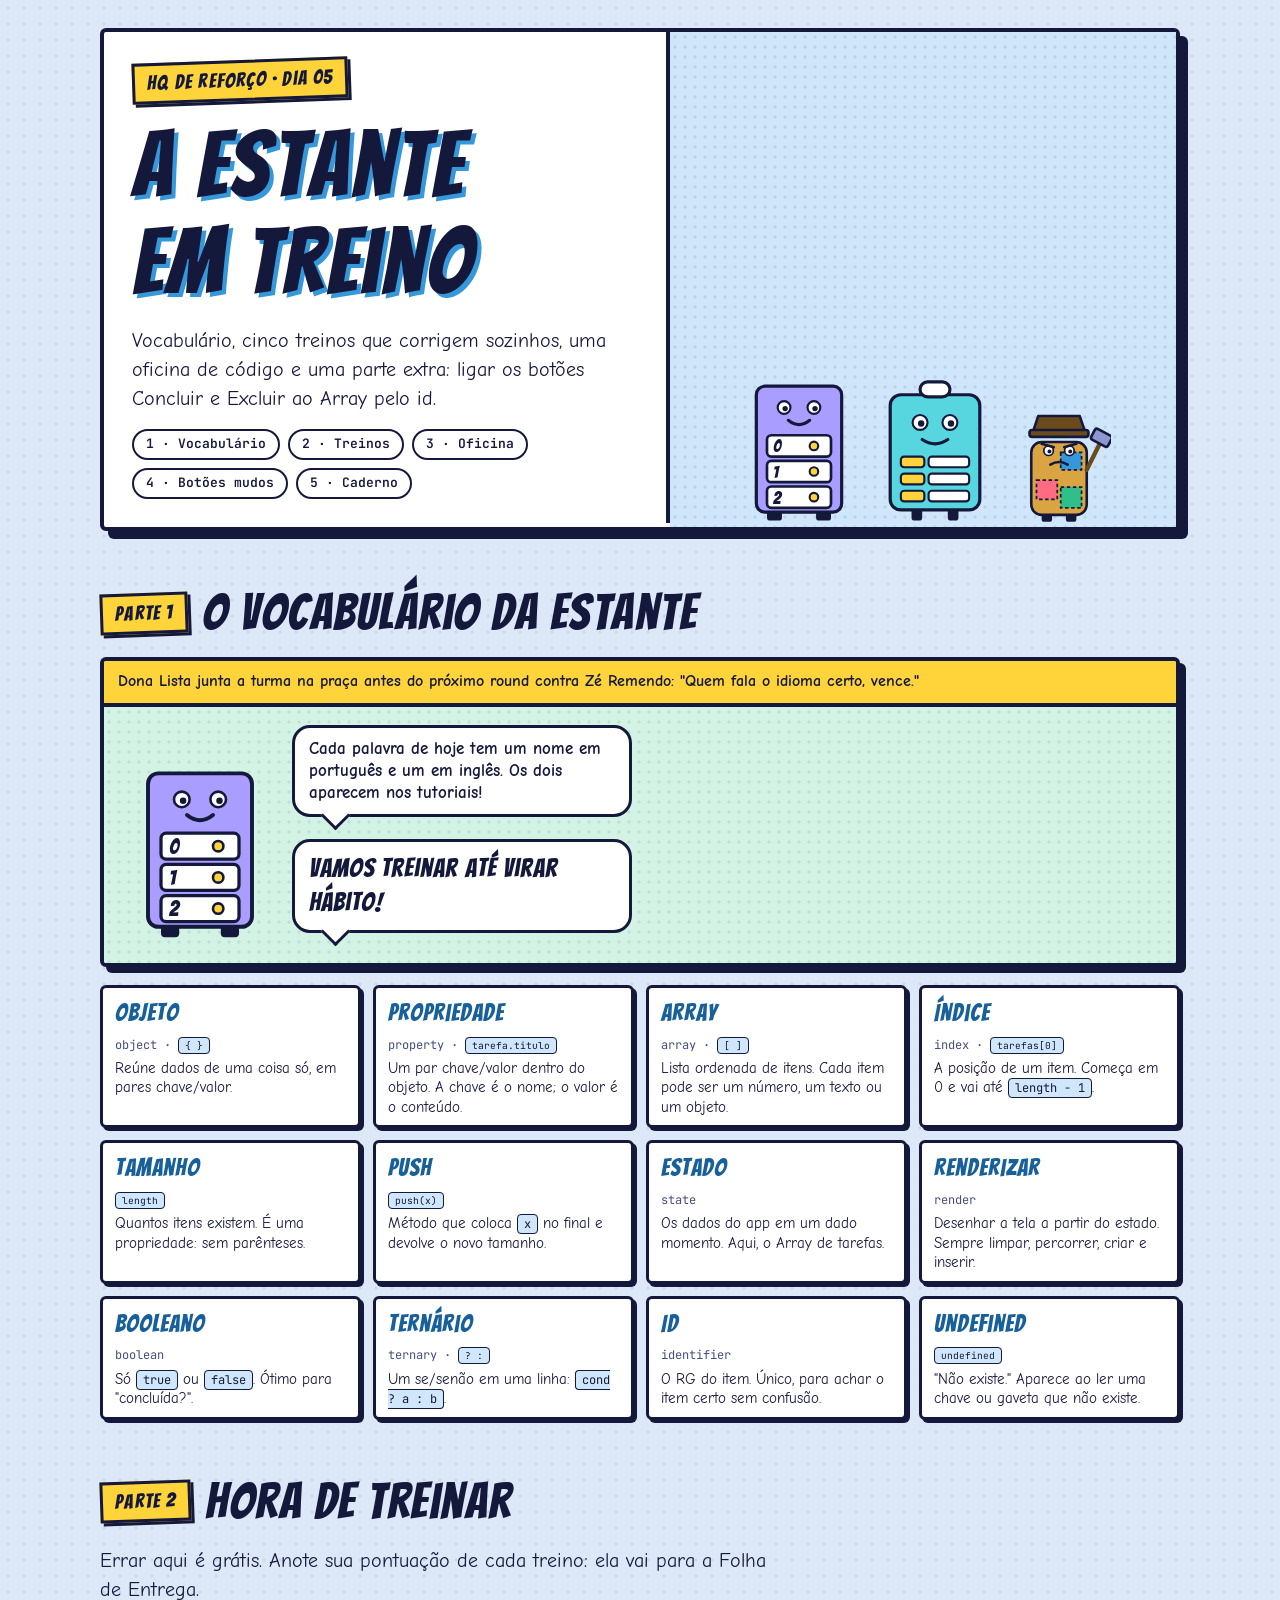
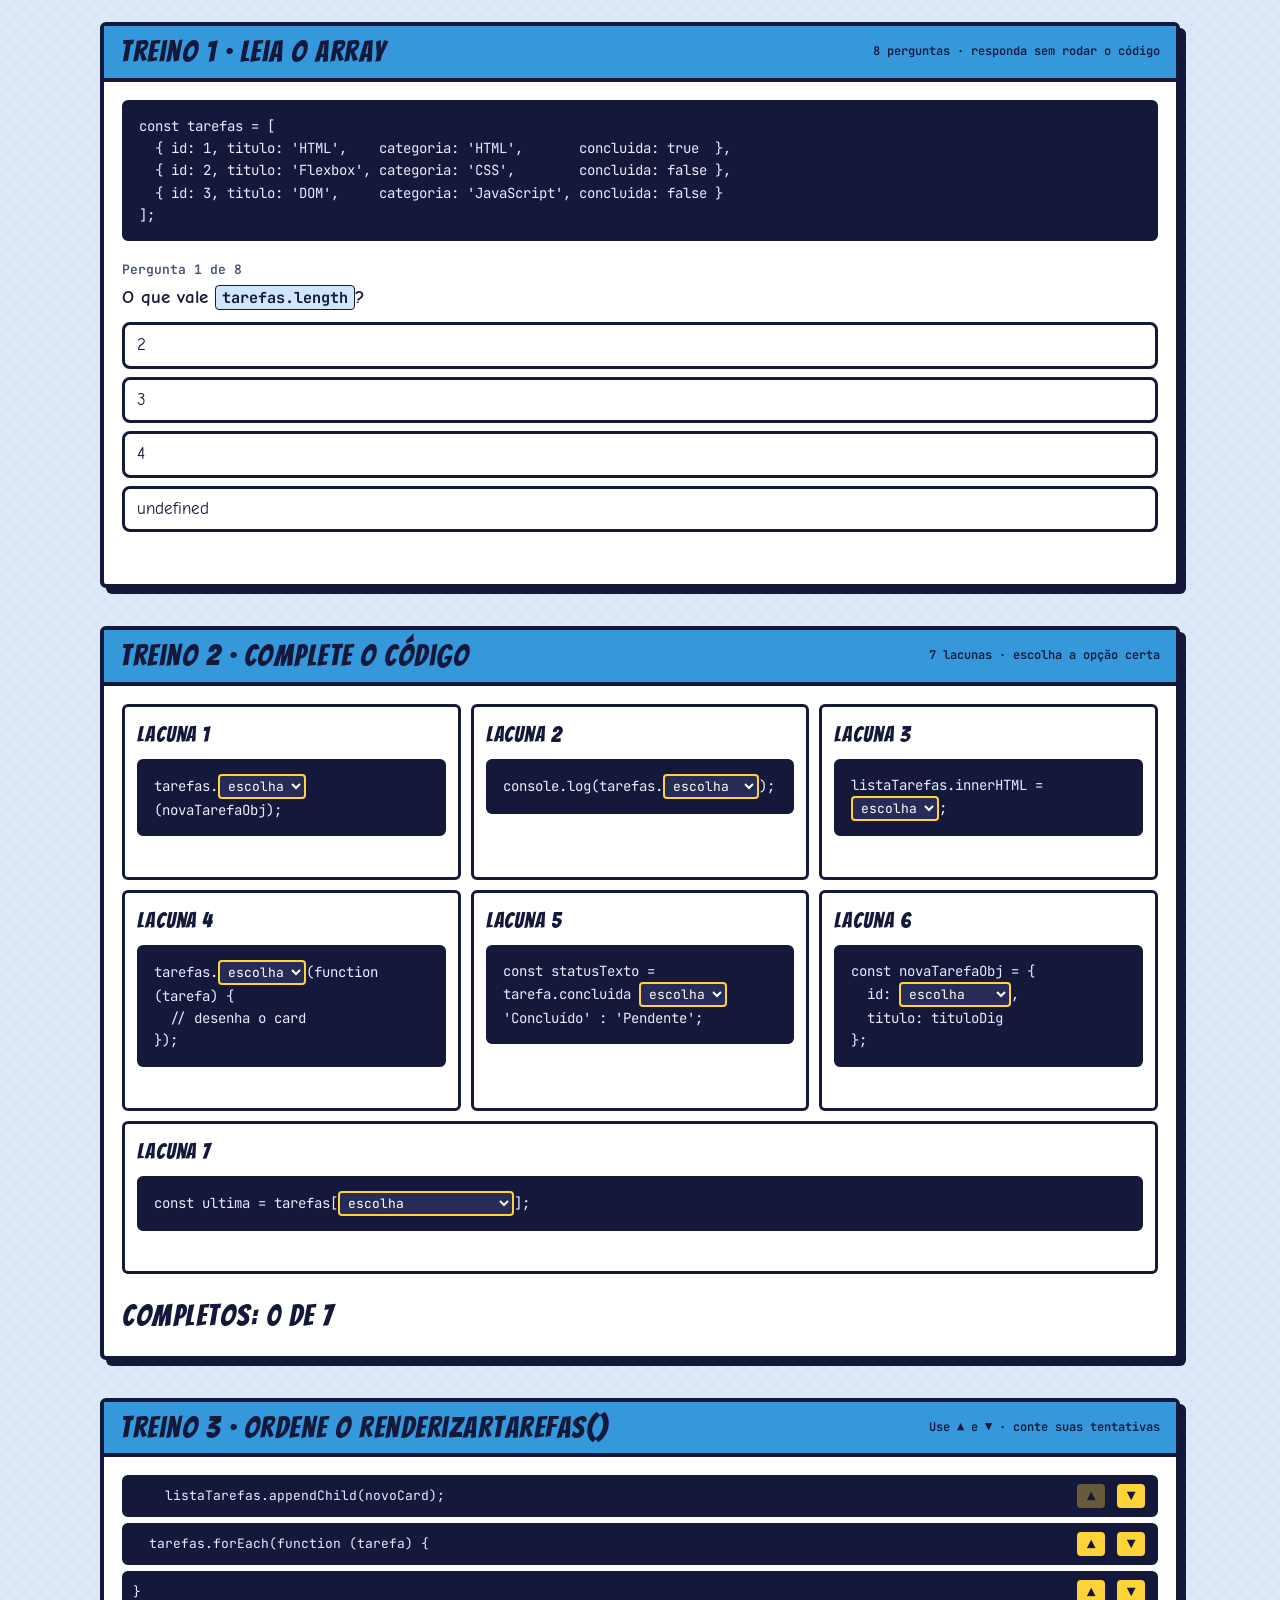
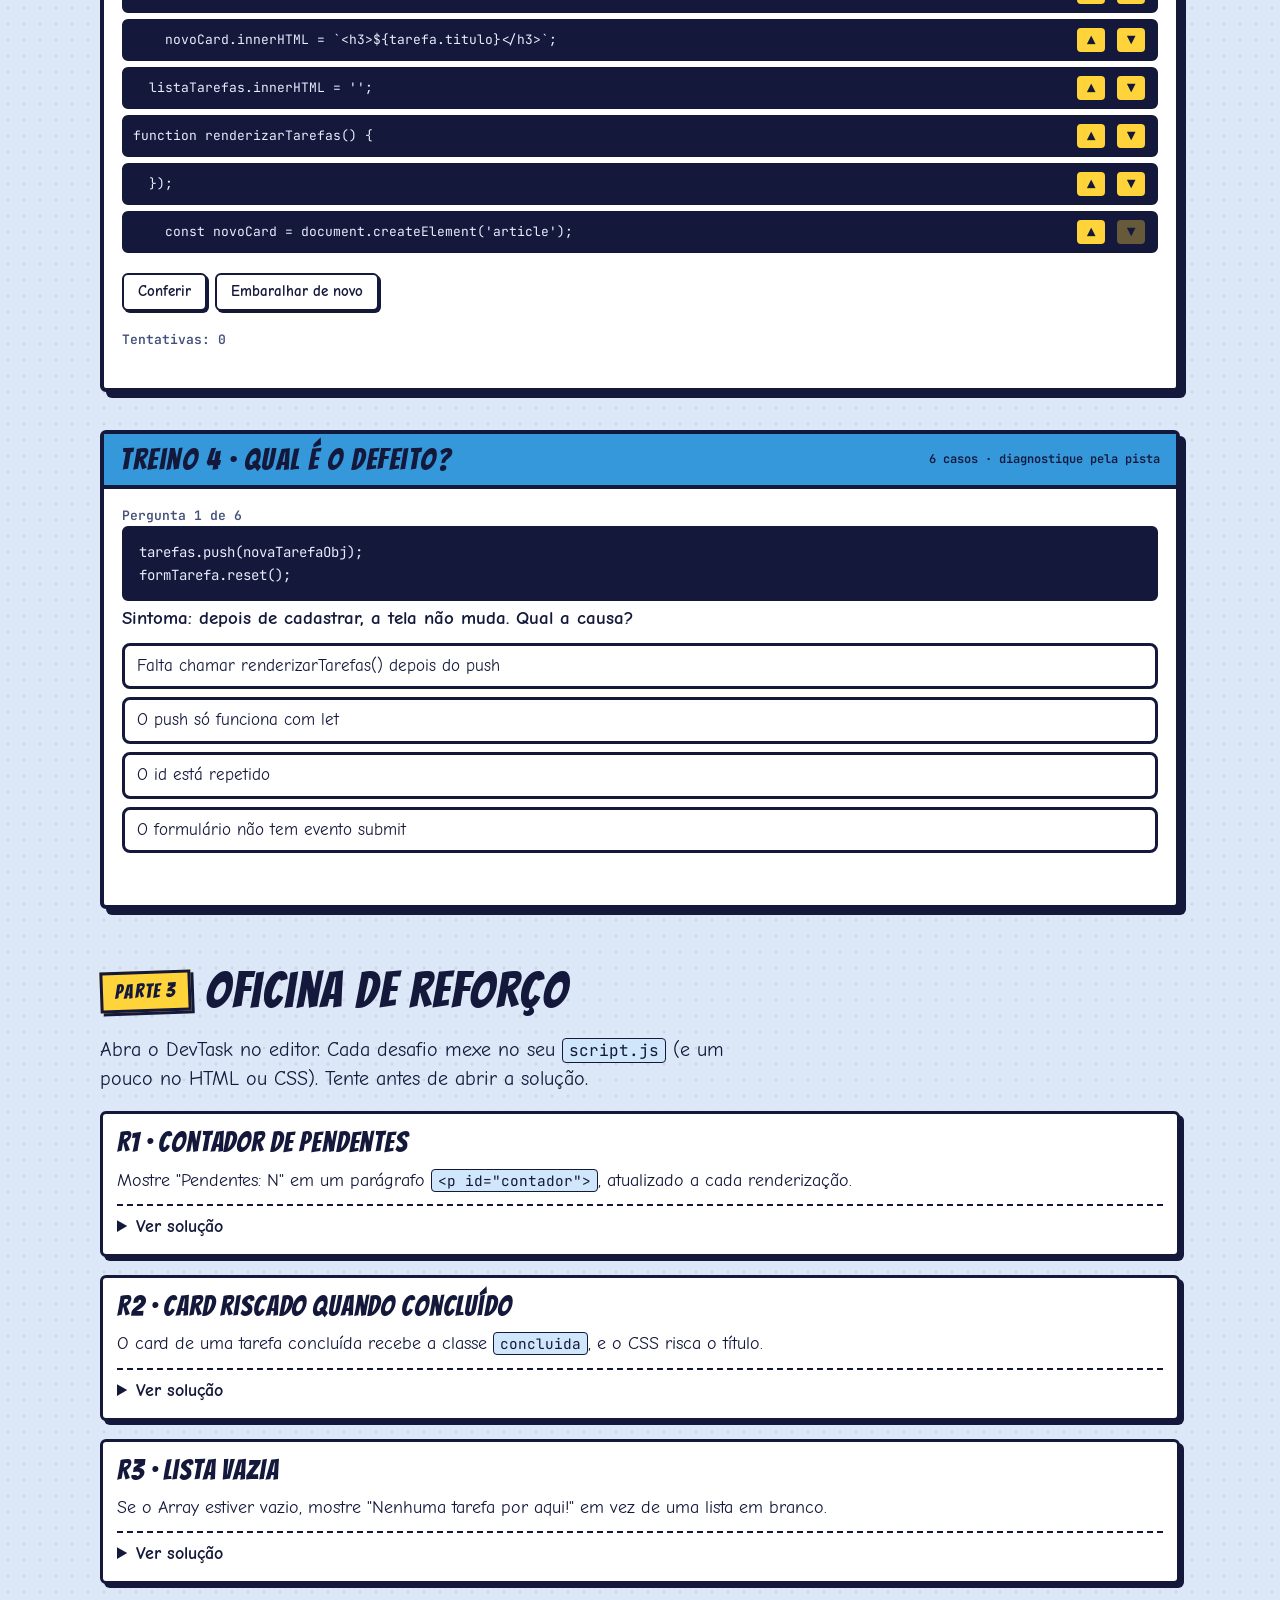
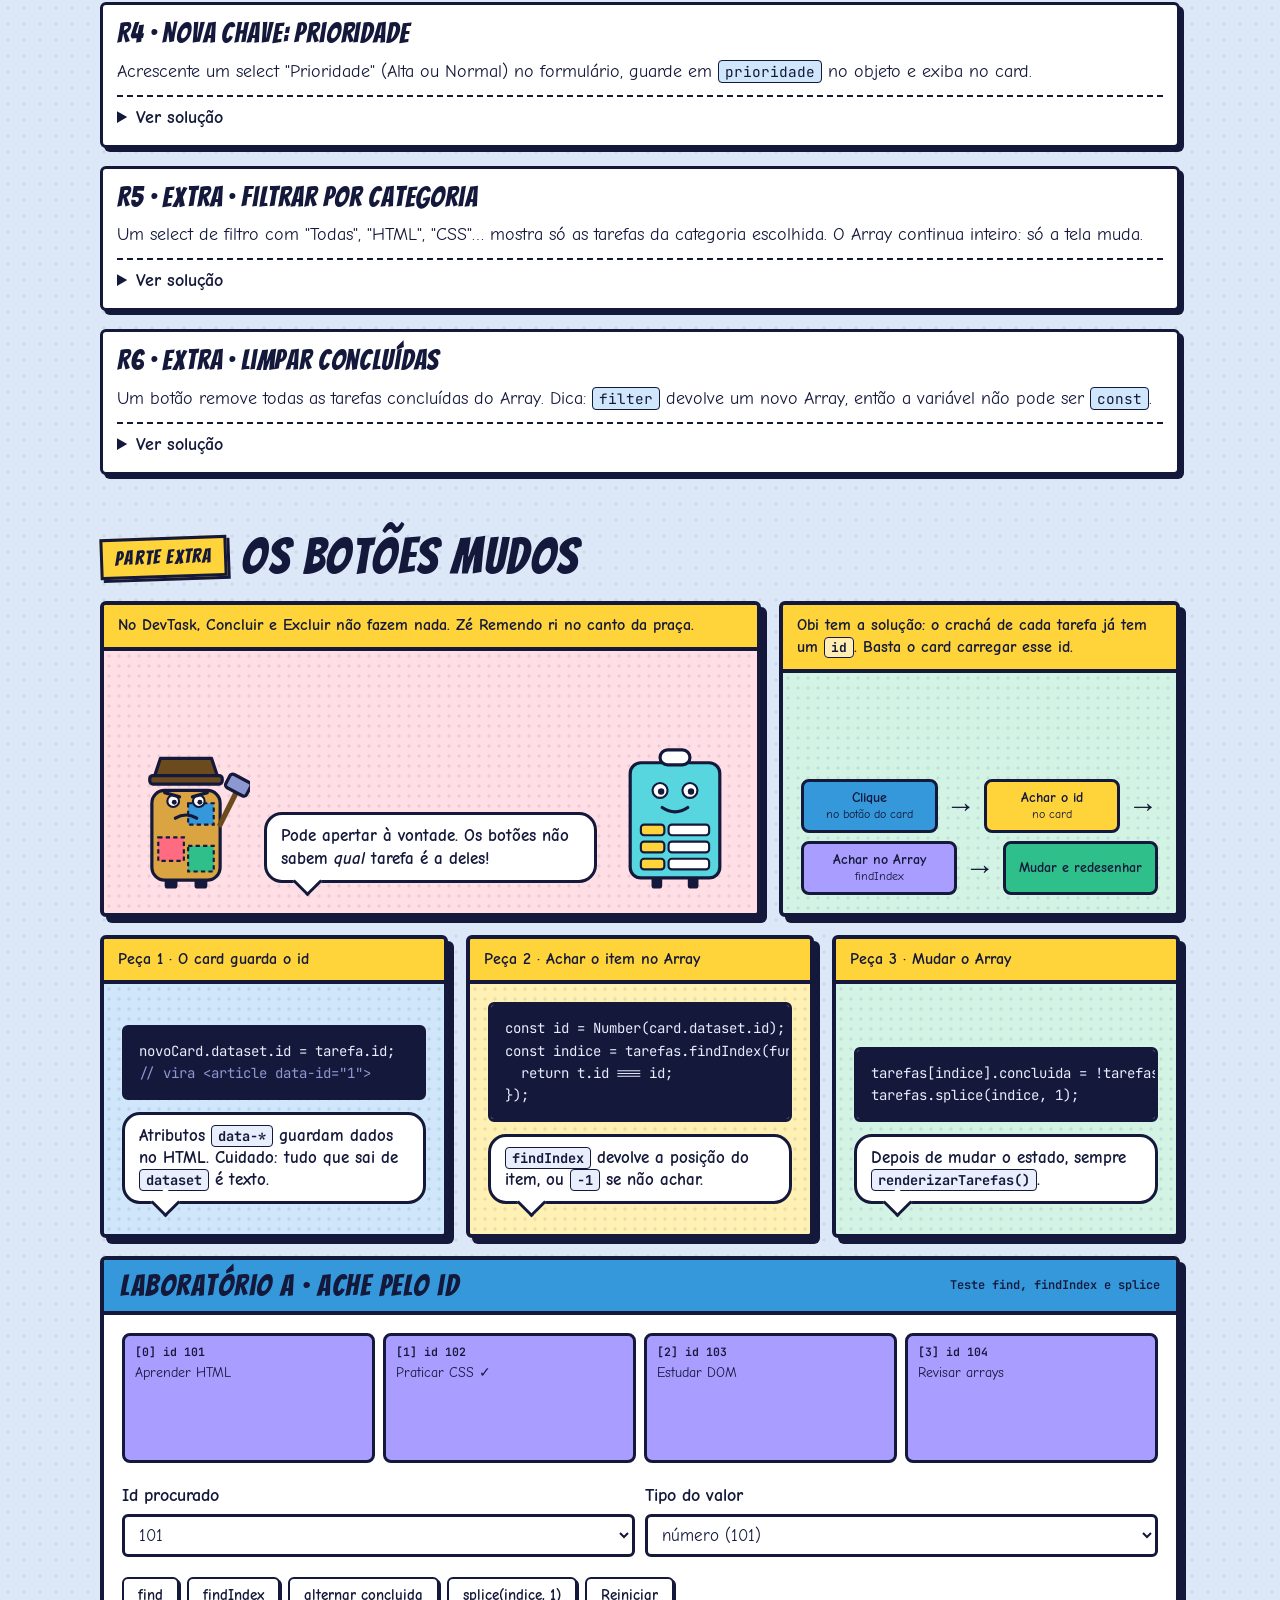
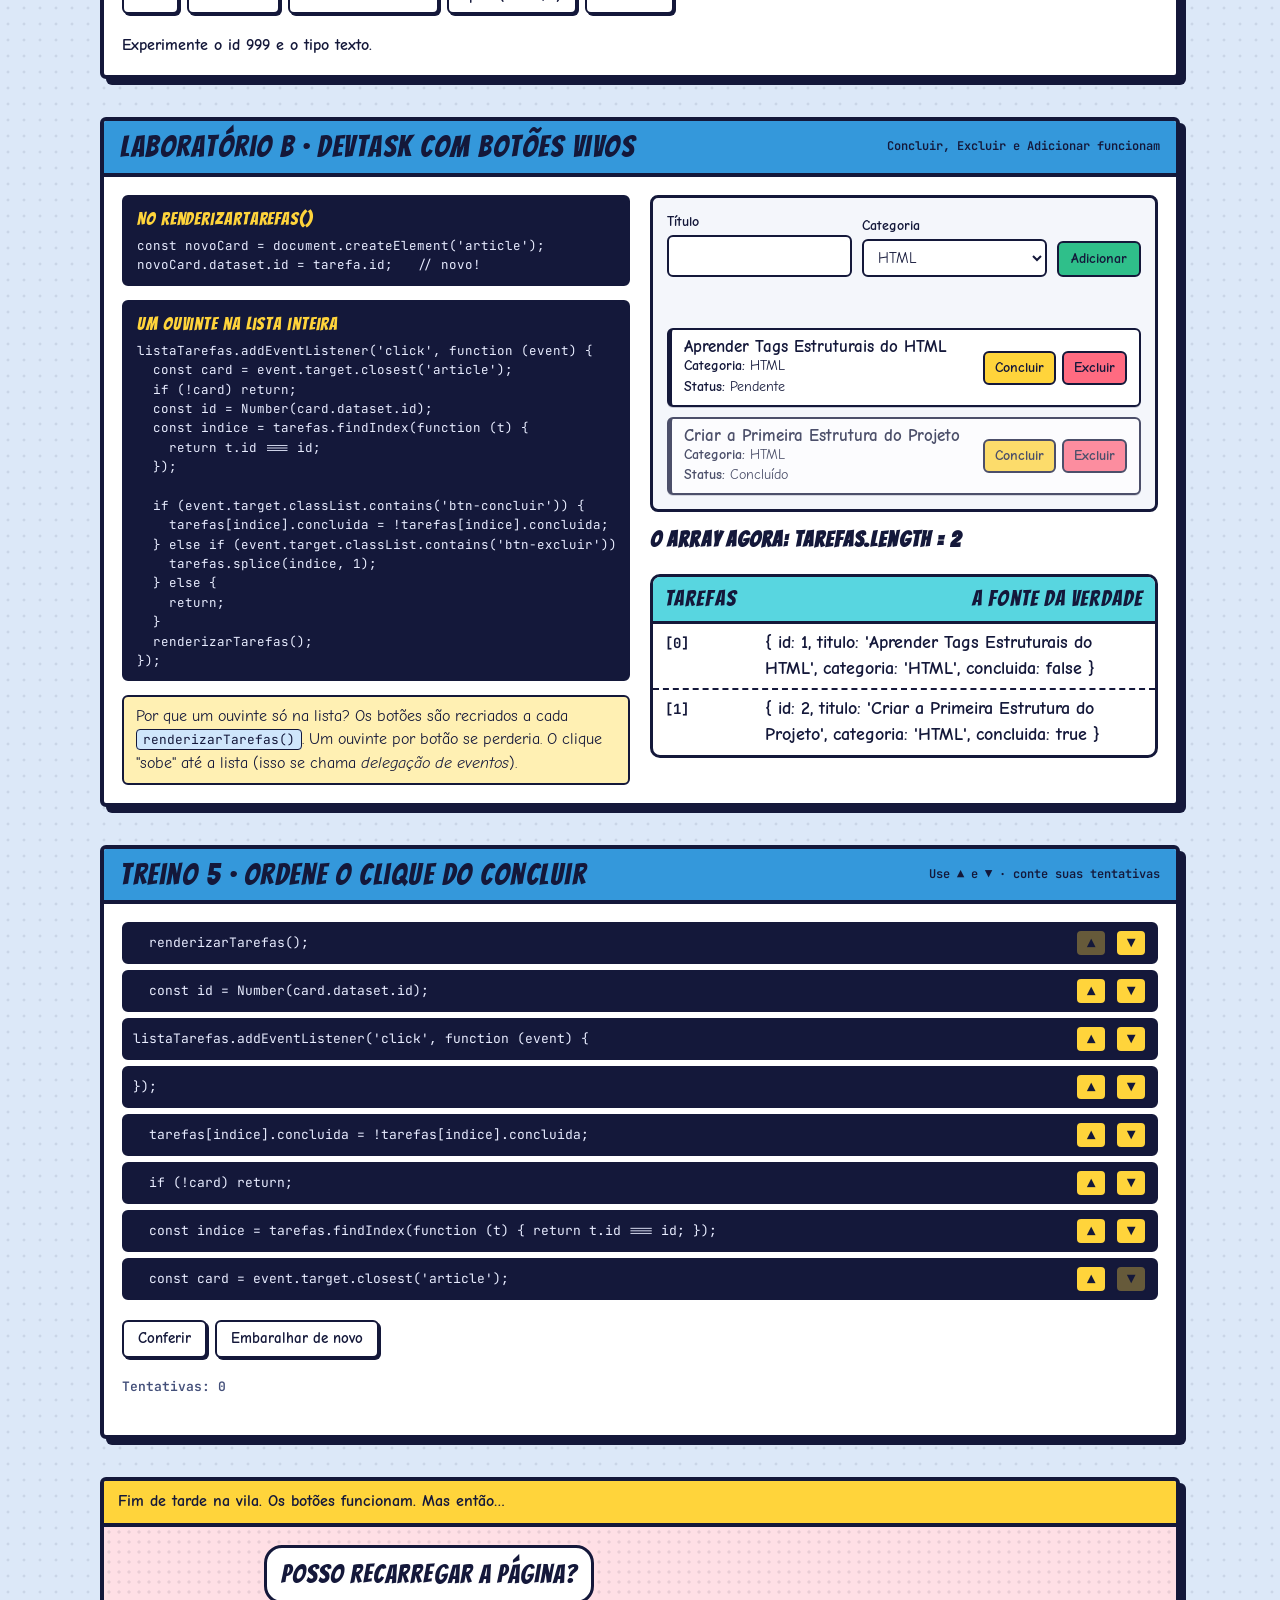
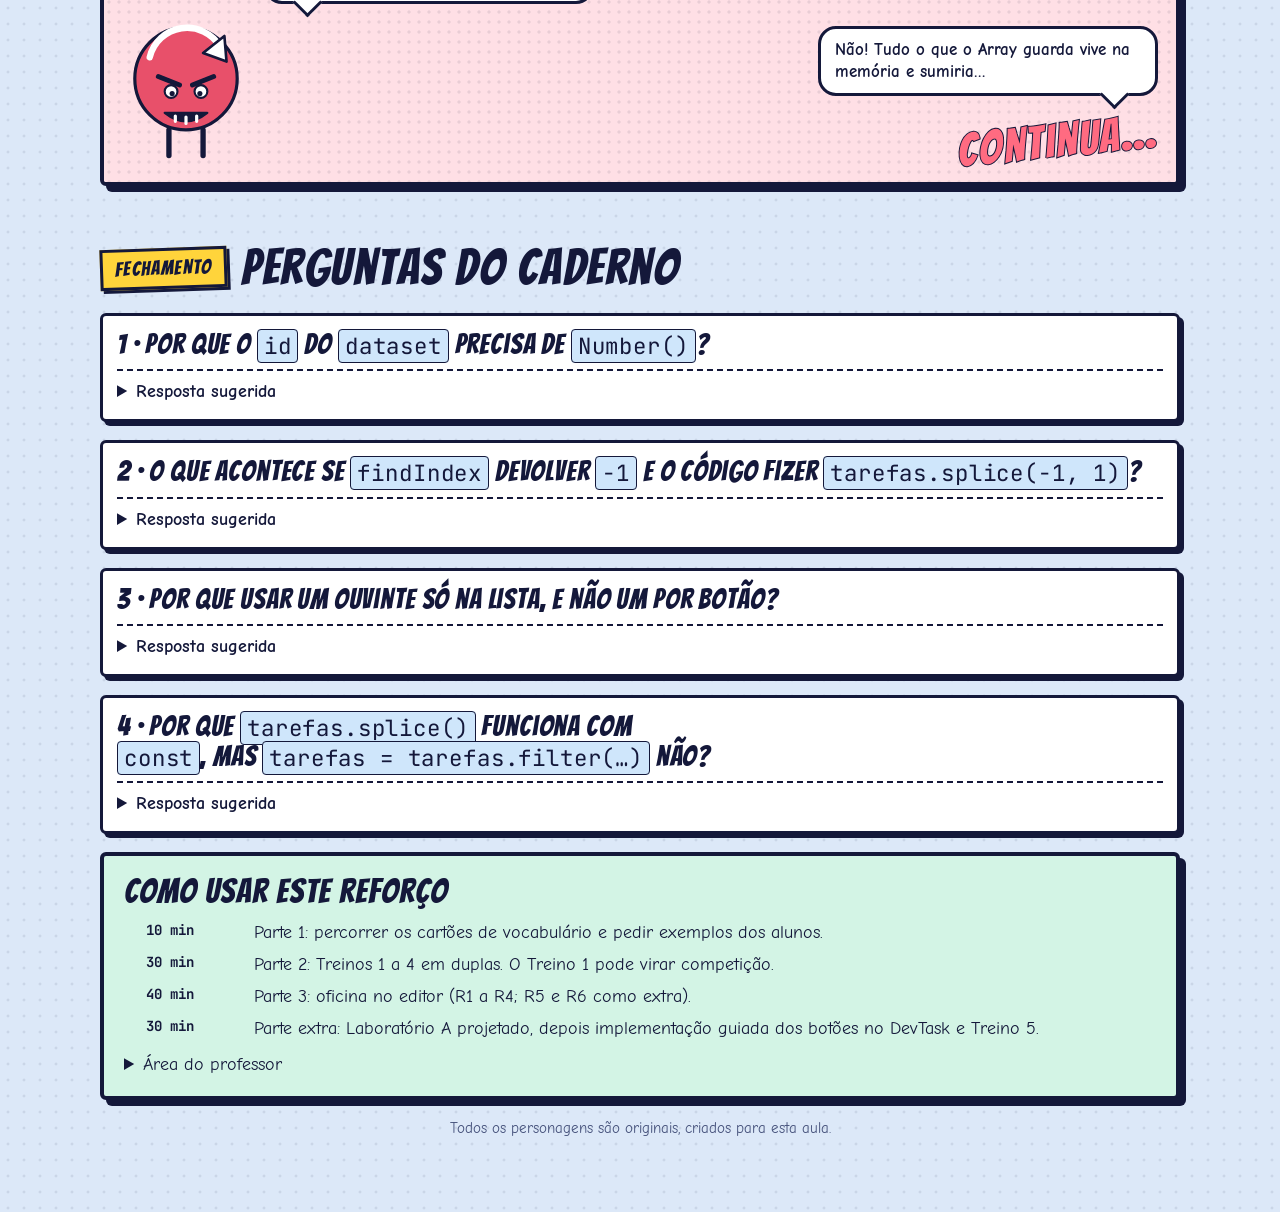
<file: Dia05 - JS Arrays, Objetos & Renderização/A Estante em Treino.html>
<!doctype html><html><head><meta charset=utf8><meta name=viewport content="width=device-width,initial-scale=1,viewport-fit=cover"><style>:root{color-scheme:light;box-sizing:border-box;padding-top:env(safe-area-inset-top,0px);padding-bottom:env(safe-area-inset-bottom,0px)}html{scroll-padding-top:env(safe-area-inset-top,0px)}body{margin:0;padding:0;font:14px -apple-system,BlinkMacSystemFont,sans-serif;background:#fff;color:#000}img{max-width:100%}[hidden]:not([hidden=until-found i]){display:none!important}</style></head><body>
<title>A Estante em Treino</title>
<meta name="claude:viewport-fit-sides" content="cover">
<link rel="stylesheet" href="https://fonts.googleapis.com/css2?family=Bangers&family=Comic+Neue:wght@400;700&family=JetBrains+Mono:wght@400;600&display=swap">
<style>
/* LAYOUT: HQ em "páginas". Cada página é uma linha flex que quebra em painéis. A própria HQ é feita de flexbox. */
:root{
  --bg:#dce8f8;
  --dot:rgba(20,24,58,.09);
  --paper:#ffffff;
  --ink:#14183a;
  --muted:#44507a;
  --line:#14183a;
  --shadow:#14183a;
  --blue:#3498db;
  --blue-text:#17609a;
  --pop:#ffd43b;
  --pink:#ff6b81;
  --green:#2fbf8a;
  --wash1:#cfe6fb;
  --wash2:#ffdfe5;
  --wash3:#fff0b3;
  --wash4:#d3f4e5;
  --code-bg:#14183a;
  --code-ink:#e8ecff;
  --c-sel:#ff9fb0;
  --c-prop:#ffd43b;
  --c-val:#7cc4ff;
  --c-com:#8e98d0;
  --f-display:'Bangers','Impact','Arial Narrow Bold',sans-serif;
  --f-body:'Comic Neue','Comic Sans MS','Chalkboard SE',sans-serif;
  --f-mono:'JetBrains Mono',ui-monospace,Menlo,Consolas,monospace;
}
@media (prefers-color-scheme: dark){
  :root:not([data-theme="light"]){
    --bg:#0d1022; --dot:rgba(255,255,255,.06); --paper:#181c3a; --ink:#eef1ff; --muted:#b6bfe6;
    --line:#d8def9; --shadow:#000; --blue-text:#86c8ff;
    --wash1:#1d3a66; --wash2:#4b2742; --wash3:#4a4217; --wash4:#1a4a3b; --code-bg:#0a0c1c;
    color-scheme:dark;
  }
}
:root[data-theme="dark"]{
  --bg:#0d1022; --dot:rgba(255,255,255,.06); --paper:#181c3a; --ink:#eef1ff; --muted:#b6bfe6;
  --line:#d8def9; --shadow:#000; --blue-text:#86c8ff;
  --wash1:#1d3a66; --wash2:#4b2742; --wash3:#4a4217; --wash4:#1a4a3b; --code-bg:#0a0c1c;
  color-scheme:dark;
}

*{box-sizing:border-box}
html{scroll-behavior:smooth}
[id]{scroll-margin-top:16px}
body{
  background-color:var(--bg);
  background-image:radial-gradient(var(--dot) 1.3px, transparent 1.7px);
  background-size:16px 16px;
  color:var(--ink);
  font-family:var(--f-body);
  font-size:18px;
  line-height:1.45;
  padding-block:28px 72px;
  padding-left:max(16px, env(safe-area-inset-left, 0px));
  padding-right:max(16px, env(safe-area-inset-right, 0px));
}
h1,h2,h3{font-family:var(--f-display); font-weight:400; margin:0; text-wrap:balance; letter-spacing:.03em; line-height:1.05}
p{margin:0}
code{font-family:var(--f-mono); font-size:.8em; background:var(--wash1); color:var(--ink); border:1px solid var(--line); border-radius:4px; padding:1px 6px}
a{color:var(--blue-text)}
:focus-visible{outline:3px solid var(--pop); outline-offset:2px}
.wrap{max-width:1080px; margin:0 auto; display:flex; flex-direction:column; gap:56px}

/* ---------- capa ---------- */
.cover{display:flex; flex-wrap:wrap; background:var(--paper); border:4px solid var(--line); box-shadow:8px 8px 0 var(--shadow); border-radius:6px}
.cover-text{flex:1 1 380px; min-width:0; padding:28px; display:flex; flex-direction:column; gap:16px; align-items:flex-start}
.cover h1{font-size:clamp(46px, 9vw, 92px); text-shadow:4px 4px 0 var(--blue)}
.lead{font-size:20px; max-width:34em}
.cover-art{flex:1 1 320px; min-width:0; background-color:var(--wash1); background-image:radial-gradient(var(--dot) 1.4px, transparent 1.8px); background-size:10px 10px; box-shadow:-4px -4px 0 0 var(--line); display:flex; align-items:flex-end; justify-content:center; gap:8px; padding:28px 18px 0; min-height:280px}
.badge{display:inline-block; background:var(--pop); color:#14183a; border:3px solid #14183a; padding:3px 12px; transform:rotate(-2deg); font-family:var(--f-display); letter-spacing:.06em; font-size:20px; box-shadow:3px 3px 0 #14183a}
.toc{display:flex; flex-wrap:wrap; gap:8px}
.toc a{font-family:var(--f-mono); font-size:13px; font-weight:600; text-decoration:none; color:var(--ink); border:2px solid var(--line); border-radius:999px; padding:4px 12px; background:var(--paper)}
.toc a:hover{background:var(--pop); color:#14183a}

/* ---------- personagens ---------- */
.chr{display:block; height:auto; flex:none}
.w-lg{width:128px} .w-md{width:104px} .w-xl{width:156px}
.tico{width:132px} .bia{width:108px} .tico.sm{width:112px}
.cast{display:flex; align-items:flex-end; gap:10px; flex-wrap:wrap}
.cast-grid{display:flex; flex-wrap:wrap; gap:14px}
.cast-card{flex:1 1 190px; min-width:0; background:var(--paper); border:3px solid var(--line); border-radius:6px; padding:14px; display:flex; flex-direction:column; align-items:center; gap:8px; text-align:center; box-shadow:4px 4px 0 var(--shadow)}
.cast-card h3{font-size:26px}
.cast-card .chr{height:96px; width:auto}
.cast-card p{font-size:16px; color:var(--muted)}
.sec-title{display:flex; align-items:center; gap:12px; flex-wrap:wrap; margin-bottom:14px}
.sec-title h2{font-size:38px}

/* ---------- capítulos e painéis ---------- */
.chapter{display:flex; flex-direction:column; gap:18px}
.chap-head{display:flex; align-items:center; gap:14px; flex-wrap:wrap}
.chap-head h2{font-size:clamp(34px, 6vw, 50px)}
.row{display:flex; flex-wrap:wrap; gap:18px; align-items:stretch}
.panel{flex:1 1 300px; min-width:0; display:flex; flex-direction:column; background:var(--paper); border:4px solid var(--line); box-shadow:6px 6px 0 var(--shadow); border-radius:6px; overflow:hidden}
.panel.wide{flex:2 1 460px}
.cap{background:var(--pop); color:#14183a; border-bottom:4px solid var(--line); padding:10px 14px; font-weight:700; font-size:16px; line-height:1.35}
.cap code{background:rgba(255,255,255,.6); color:#14183a; border-color:#14183a}
.art{flex:1; min-width:0; display:flex; flex-direction:column; justify-content:flex-end; gap:12px; padding:18px; min-height:240px; background-color:var(--wash1); background-image:radial-gradient(var(--dot) 1.4px, transparent 1.8px); background-size:10px 10px}
.art.w2{background-color:var(--wash2)}
.art.w3{background-color:var(--wash3)}
.art.w4{background-color:var(--wash4)}
.split{display:flex; flex-wrap:wrap; gap:14px; align-items:flex-end}
.split > *{min-width:0}
.split .grow{flex:1 1 220px; display:flex; flex-direction:column; gap:10px}
.stack{display:flex; flex-direction:column; gap:6px}

.bubble{position:relative; align-self:flex-start; max-width:min(100%, 340px); background:#fff; color:#14183a; border:3px solid #14183a; border-radius:18px; padding:10px 14px; font-weight:700; font-size:17px; line-height:1.3; margin-bottom:12px}
.bubble::after{content:""; position:absolute; bottom:-12px; left:30px; width:18px; height:18px; background:#fff; border-right:3px solid #14183a; border-bottom:3px solid #14183a; transform:rotate(45deg)}
.bubble.r{align-self:flex-end}
.bubble.r::after{left:auto; right:30px}
.bubble.shout{font-family:var(--f-display); font-weight:400; font-size:26px; letter-spacing:.04em}
.bubble code{background:#e8eefc; color:#14183a; border-color:#14183a}
.sfx{align-self:flex-end; font-family:var(--f-display); font-size:46px; line-height:1; color:var(--pink); -webkit-text-stroke:2px #14183a; paint-order:stroke fill; transform:rotate(-6deg); letter-spacing:.04em}
.sfx.g{color:var(--green)} .sfx.y{color:var(--pop)}

/* ---------- código ---------- */
.code{margin:0; background:var(--code-bg); color:var(--code-ink); font-family:var(--f-mono); font-size:14px; line-height:1.6; padding:12px 14px; border-radius:6px; border:3px solid var(--line); overflow-x:auto; white-space:pre; min-width:0}
.cs{color:var(--c-sel)} .cp{color:var(--c-prop)} .cv{color:var(--c-val)} .cc{color:var(--c-com)}
.ln{display:block}
.ln.in{padding-left:2ch}
.ln.hl{background:rgba(255,212,59,.22); box-shadow:-14px 0 0 rgba(255,212,59,.22), 14px 0 0 rgba(255,212,59,.22)}
.ln.dead{opacity:.45; text-decoration:line-through}
.code.on{box-shadow:0 0 0 4px var(--green)}

/* ---------- peças de desenho (mocks) ---------- */
.mockform{display:flex; flex-direction:column; gap:8px}
.mockform.row{flex-direction:row; align-items:flex-end}
.fld{background:#fff; color:#14183a; border:2px dashed #14183a; border-radius:6px; padding:8px 10px; font-weight:700; font-size:14px}
.mockform.row .fld{flex:1; min-width:0; text-align:center; padding-inline:4px}
.fld.go{background:#2fbf8a; border-style:solid; text-align:center}
.mockform.row .fld.go{flex:0 0 auto; padding-inline:8px}
.mock-label{align-self:flex-start; font-family:var(--f-mono); font-size:12px; font-weight:600; background:#fff; color:#14183a; border:2px solid #14183a; border-radius:4px; padding:2px 8px}
.phone{width:200px; max-width:100%; background:#f4f6fb; color:#14183a; border:3px solid #14183a; border-radius:14px; padding:10px}
.mf-squish,.mf-wrap{display:flex; gap:6px}
.mf-squish .fld{flex:1; min-width:0; font-size:11px; padding:6px 2px; word-break:break-all; text-align:center}
.mf-wrap{flex-wrap:wrap}
.mf-wrap .fld{flex:1; min-width:84px; font-size:12px; text-align:center}
.mini-card{background:#fff; color:#14183a; border-left:5px solid #3498db; border-radius:6px; padding:10px 12px; font-weight:700; font-size:14px; display:flex; justify-content:space-between; align-items:center; gap:10px; border-top:2px solid #14183a; border-right:2px solid #14183a; border-bottom:2px solid #14183a}
.mini-card.blk{display:block}
.mini-card.blk .acoes{display:block; margin-top:8px}
.mini-card.col{flex-direction:column; align-items:flex-start}
.mini-card.col .acoes{width:100%; justify-content:flex-end}
.mini-card .acoes{display:flex; gap:6px}
.mini-card.nest .acoes{outline:3px dashed #ff6b81; outline-offset:3px; border-radius:4px}
.mini-btn{font-style:normal; background:#2fbf8a; border:2px solid #14183a; border-radius:5px; padding:2px 8px; font-size:12px; display:inline-block}
.mini-btn.del{background:#ff6b81}
.pizza{width:150px; max-width:100%; aspect-ratio:1; border-radius:50%; border:4px solid #14183a; flex:none; box-shadow:0 0 0 9px #e0a645, 0 0 0 12px #14183a; margin:14px}
.pizza.s{width:120px}
.axes{background:#fff; color:#14183a; border:3px solid #14183a; border-radius:8px; padding:12px; display:flex; flex-direction:column; gap:10px; width:100%}
.axes-label{font-weight:700; font-size:15px}
.axes-label code{background:#e8eefc; color:#14183a; border-color:#14183a}
.axes-mid{display:flex; gap:12px; align-items:stretch}
.axes-box{flex:1; min-width:0; display:flex; align-items:center; justify-content:space-between; gap:8px; border:3px dashed #3498db; border-radius:8px; padding:12px; min-height:128px}
.axes-box .it{flex:1; min-width:0; font-size:14px}
.ax{font-family:var(--f-mono); font-size:12px; font-weight:600; color:#14183a}
.ax-main{display:flex; align-items:center; gap:8px}
.ax-main i{flex:1; height:3px; background:#14183a; position:relative}
.ax-main i::after{content:""; position:absolute; right:-2px; top:50%; transform:translateY(-50%); border-left:10px solid #14183a; border-top:6px solid transparent; border-bottom:6px solid transparent}
.ax-cross{display:flex; flex-direction:column; align-items:center; gap:6px}
.ax-cross span{writing-mode:vertical-rl}
.ax-cross i{flex:1; width:3px; min-height:40px; background:#14183a; position:relative}
.ax-cross i::after{content:""; position:absolute; bottom:-2px; left:50%; transform:translateX(-50%); border-top:10px solid #14183a; border-left:6px solid transparent; border-right:6px solid transparent}

/* itens coloridos (caixinhas) */
.it{border:3px solid #14183a; border-radius:8px; font-weight:700; padding:8px 10px; text-align:center; color:#14183a; line-height:1.15}
.c1{background:#3498db} .c2{background:#ff6b81} .c3{background:#2fbf8a} .c4{background:#ffd43b} .c5{background:#a99dff}

/* ---------- laboratórios ---------- */
.lab{background:var(--paper); border:4px solid var(--line); box-shadow:6px 6px 0 var(--shadow); border-radius:6px; overflow:hidden}
.lab-head{display:flex; align-items:center; justify-content:space-between; gap:10px; flex-wrap:wrap; background:var(--blue); color:#14183a; padding:10px 16px; border-bottom:4px solid var(--line)}
.lab-head h3{font-size:30px; letter-spacing:.05em}
.lab-head .hint{font-family:var(--f-mono); font-size:12px; font-weight:600}
.lab-body{display:flex; flex-wrap:wrap; gap:20px; padding:18px}
.lab-body.col{flex-direction:column}
.lab-ctrl{flex:1 1 260px; min-width:0; display:flex; flex-direction:column; gap:14px}
.lab-view{flex:2 1 340px; min-width:0; display:flex; flex-direction:column; gap:12px}
fieldset{border:0; padding:0; margin:0; min-width:0}
legend{font-family:var(--f-display); letter-spacing:.05em; font-size:20px; padding:0; margin-bottom:6px}
.chips{display:flex; flex-wrap:wrap; gap:6px}
.chip{position:relative; display:block}
.chip input{position:absolute; opacity:0; inset:0; width:100%; height:100%; margin:0; cursor:pointer}
.chip span{display:block; padding:5px 10px; border:2px solid var(--line); border-radius:999px; font-family:var(--f-mono); font-size:13px; font-weight:600; background:var(--paper); color:var(--ink)}
.chip input:checked + span{background:var(--pop); color:#14183a; box-shadow:2px 2px 0 var(--line)}
.chip input:focus-visible + span{outline:3px solid var(--blue); outline-offset:2px}
.btn-ghost{font:inherit; font-weight:700; font-size:15px; padding:6px 14px; border:2px solid var(--line); border-radius:6px; background:var(--paper); color:var(--ink); box-shadow:2px 2px 0 var(--line); cursor:pointer; align-self:flex-start}
.btn-ghost:hover{background:var(--pop); color:#14183a}
.btn-ghost:active{transform:translate(2px,2px); box-shadow:none}
.switch{display:flex; align-items:center; gap:10px; font-weight:700; cursor:pointer}
.switch input{width:22px; height:22px; accent-color:var(--blue); flex:none}
input[type=range]{width:100%; accent-color:var(--blue)}
.range-row{display:flex; align-items:center; gap:10px}
.range-row output{font-family:var(--f-mono); font-size:13px; font-weight:600; min-width:5ch; text-align:right}
.tip{background:var(--wash3); color:var(--ink); border:2px solid var(--line); border-radius:6px; padding:8px 12px; font-size:16px}
.stage-box{border:3px solid var(--line); border-radius:8px; background-color:var(--wash1); background-image:radial-gradient(var(--dot) 1.4px, transparent 1.8px); background-size:10px 10px; padding:8px; overflow:hidden}
.stage{display:flex; height:260px; max-width:100%; border:3px dashed var(--blue); border-radius:6px; padding:6px; transition:width .25s}
.stage .it{flex:0 1 84px}
.stage.col .it{flex:0 0 auto; width:84px}
.i1{padding-block:6px} .i2{padding-block:20px} .i3{padding-block:11px} .i4{padding-block:16px} .i5{padding-block:8px}
.demo-card{background:#fff; color:#14183a; border-left:5px solid #3498db; border-radius:6px; padding:15px 20px; min-height:130px; border:2px solid #14183a; border-left-width:5px; gap:12px}
.demo-card strong{display:block}
.demo-card small{font-size:14px; color:#44507a}
.demo-card .acoes{gap:8px}
.btn{font:inherit; font-weight:700; font-size:14px; border:2px solid #14183a; border-radius:6px; padding:6px 12px; background:#2fbf8a; color:#14183a; cursor:default}
.btn.del{background:#ff6b81}
.fbox-row{display:flex; gap:10px; height:120px}
.fbox{min-width:0; border:3px solid #14183a; border-radius:8px; color:#14183a; display:flex; flex-direction:column; align-items:center; justify-content:center; text-align:center; overflow:hidden; transition:flex .2s, width .2s}
.fbox b{font-family:var(--f-display); font-weight:400; font-size:30px; line-height:1}
.fbox small{font-family:var(--f-mono); font-size:11px; font-weight:600}
.pizza-row{display:flex; flex-wrap:wrap; align-items:center; gap:10px 22px}
.pizza-legend{flex:1 1 200px; min-width:0; font-weight:700}

/* simulador de telas */
.sim-outer{display:flex; justify-content:center; padding:16px; border:3px dashed var(--line); border-radius:8px; background-color:var(--wash1); background-image:radial-gradient(var(--dot) 1.4px, transparent 1.8px); background-size:10px 10px; min-width:0}
.sim-frame{container-type:inline-size; container-name:tela; flex:none; max-width:100%; background:#f4f6fb; color:#14183a; border-radius:10px; box-shadow:0 0 0 3px #14183a, 6px 6px 0 3px #14183a; transition:width .2s}
.sim-app{padding:16px; display:flex; flex-direction:column; gap:16px}
.sim-frame form{display:flex; gap:15px; align-items:flex-end; flex-wrap:wrap; margin:0}
.sim-frame form > div{flex:1; min-width:200px; display:flex; flex-direction:column; gap:4px}
.sim-frame label{font-weight:700; font-size:14px}
.sim-frame input[type=text],.sim-frame input[type=date]{padding:8px 10px; border:2px solid #14183a; border-radius:6px; font:inherit; font-size:15px; width:100%; min-width:0; background:#fff; color:#14183a}
.sim-frame .lista{display:flex; flex-direction:column; gap:15px}
.sim-frame article{background:#fff; border-left:5px solid #3498db; padding:15px 20px; border-radius:6px; display:flex; justify-content:space-between; align-items:center; box-shadow:0 1px 0 rgba(20,24,58,.2)}
.sim-frame article strong{display:block}
.sim-frame article small{color:#44507a; font-size:14px}
.sim-frame article .acoes{display:flex; gap:8px}
@container tela (max-width: 600px){
  .sim-frame:not(.sem-mq) form{flex-direction:column; align-items:stretch}
  .sim-frame:not(.sem-mq) article{flex-direction:column; align-items:flex-start; gap:12px}
  .sim-frame:not(.sem-mq) article .acoes{width:100%; justify-content:flex-end}
}
.sim-bar{display:flex; flex-wrap:wrap; align-items:center; gap:12px 20px}
.sim-bar .range-row{flex:1 1 280px}
.sim-bar output{font-weight:700}

/* ---------- missão final ---------- */
.sheet{display:flex; flex-wrap:wrap; gap:14px}
.sheet-card{flex:1 1 240px; min-width:0; background:var(--paper); border:3px solid var(--line); border-radius:6px; padding:12px 14px; box-shadow:4px 4px 0 var(--shadow); display:flex; flex-direction:column; gap:6px}
.sheet-card h3{font-size:24px; color:var(--blue-text)}
.sheet-card p{font-size:16px}
.quest{flex:1 1 380px; min-width:0; background:var(--paper); border:3px solid var(--line); border-radius:6px; padding:12px 14px; box-shadow:4px 4px 0 var(--shadow)}
.quest summary{cursor:pointer; font-weight:700}
.quest .ans{margin-top:10px; padding-top:10px; border-top:2px dashed var(--line); font-size:17px; display:flex; flex-direction:column; gap:8px}
.teacher{background:var(--wash4); border:4px solid var(--line); border-radius:6px; padding:18px 20px; box-shadow:6px 6px 0 var(--shadow); display:flex; flex-direction:column; gap:10px}
.teacher h2{font-size:34px}
.teacher ul{margin:0; padding-left:1.2em; display:flex; flex-direction:column; gap:6px}
.foot{font-size:15px; color:var(--muted); text-align:center}

@media (prefers-reduced-motion: reduce){
  html{scroll-behavior:auto}
  .stage,.fbox,.sim-frame{transition:none}
}

/* ===== Volume 2: DOM e eventos ===== */
.browser{background:#f4f6fb; color:#14183a; border:3px solid #14183a; border-radius:10px; overflow:hidden; min-width:0}
.browser-bar{display:flex; align-items:center; gap:6px; background:#14183a; color:#e8ecff; padding:6px 10px; font-family:var(--f-mono); font-size:12px}
.browser-bar i{width:10px; height:10px; border-radius:50%; background:#ff6b81; flex:none}
.browser-bar i:nth-child(2){background:#ffd43b}
.browser-bar i:nth-child(3){background:#2fbf8a}
.browser-bar span{margin-left:8px; background:#2b3160; border-radius:4px; padding:1px 8px; flex:1; min-width:0; overflow:hidden; text-overflow:ellipsis; white-space:nowrap}
.browser-body{padding:12px; position:relative}
.hit{outline:4px solid #ff6b81; outline-offset:2px; box-shadow:0 0 0 7px rgba(255,107,129,.35)}
.reload-flash{position:absolute; inset:0; background:#fff; color:#14183a; display:flex; align-items:center; justify-content:center; font-family:var(--f-display); font-size:30px; letter-spacing:.05em; opacity:0; pointer-events:none; transition:opacity .15s}
.reloading .reload-flash{opacity:.96}
.statusline{font-family:var(--f-mono); font-size:13px; font-weight:600}

.console{margin:0; background:#0a0c1c; color:#e8ecff; font-family:var(--f-mono); font-size:13px; line-height:1.6; padding:10px 12px; border-radius:6px; border:3px solid var(--line); white-space:pre-wrap; overflow-wrap:anywhere; min-width:0}
.console .in{color:#ffd43b}
.console .err{color:#ff9fb0}
.console .ok{color:#7be0b8}
.console .dim{color:#8e98d0}

.tree{list-style:none; margin:0; padding:0; font-family:var(--f-mono); font-size:12.5px}
.tree ul{list-style:none; margin:0; padding-left:16px}
.tree li{position:relative; padding:3px 0 3px 14px}
.tree li::before{content:""; position:absolute; left:0; top:0; bottom:0; border-left:2px solid var(--line); opacity:.45}
.tree li::after{content:""; position:absolute; left:0; top:15px; width:10px; border-top:2px solid var(--line); opacity:.45}
.tree li:last-child::before{bottom:auto; height:15px}
.tree > li{padding-left:0}
.tree > li::before,.tree > li::after{display:none}
.tree .tag{display:inline-block; padding:1px 7px; border:2px solid var(--line); border-radius:6px; background:var(--paper); color:var(--ink); white-space:nowrap}
.tree .tag.hit{background:var(--pop); color:#14183a; outline:none; box-shadow:2px 2px 0 var(--line)}
.treewrap{overflow-x:auto; min-width:0; border:3px solid var(--line); border-radius:8px; padding:10px; background:var(--paper)}
#mock{display:flex; flex-direction:column; gap:12px}
#mock form{display:flex; gap:10px; align-items:flex-end; flex-wrap:wrap; margin:0}
#mock form > div{flex:1; min-width:120px; display:flex; flex-direction:column; gap:3px}
#mock label{font-weight:700; font-size:13px}
#mock input,#mock select{padding:6px 8px; border:2px solid #14183a; border-radius:6px; font:inherit; font-size:14px; width:100%; min-width:0; background:#fff; color:#14183a}
#mock button{font:inherit; font-weight:700; font-size:13px; border:2px solid #14183a; border-radius:6px; padding:5px 10px; background:#2fbf8a; color:#14183a; cursor:default}
#mock .btn-excluir{background:#ff6b81}
#mock article{background:#fff; border-left:5px solid #3498db; padding:10px 14px; border-radius:6px; display:flex; justify-content:space-between; align-items:center; gap:10px; flex-wrap:wrap; border-top:2px solid #14183a; border-right:2px solid #14183a; border-bottom:2px solid #14183a}
#mock h3{font-family:var(--f-body); font-weight:700; font-size:16px; letter-spacing:0; margin:0}
#mock .acoes{display:flex; gap:6px}

.dt form{display:flex; gap:12px; align-items:flex-end; flex-wrap:wrap; margin:0}
.dt form > div{flex:1; min-width:140px; display:flex; flex-direction:column; gap:4px}
.dt label{font-weight:700; font-size:14px}
.dt input[type=text],.dt select{padding:8px 10px; border:2px solid #14183a; border-radius:6px; font:inherit; font-size:15px; width:100%; min-width:0; background:#fff; color:#14183a}
.dt .btn{cursor:pointer}
.dt .lista{display:flex; flex-direction:column; gap:12px; margin-top:14px}
.dt article{background:#fff; border-left:5px solid #3498db; padding:12px 16px; border-radius:6px; display:flex; justify-content:space-between; align-items:center; gap:10px; flex-wrap:wrap; box-shadow:0 1px 0 rgba(20,24,58,.2); animation:pop .25s ease-out}
.dt article h3{font-family:var(--f-body); font-weight:700; font-size:17px; letter-spacing:0; margin:0; overflow-wrap:anywhere}
.dt article p{margin:0; font-size:14px}
.dt .acoes{display:flex; gap:8px}
.dt .btn-concluir,.dt .btn-excluir{font:inherit; font-weight:700; font-size:14px; border:2px solid #14183a; border-radius:6px; padding:5px 10px; background:#2fbf8a; color:#14183a}
.dt .btn-excluir{background:#ff6b81}
.dt-msg{margin:8px 0 0; min-height:1.4em; color:#b3203a; font-weight:700; font-size:15px}
@keyframes pop{from{transform:scale(.92); opacity:0}}

.stepcard{border:3px solid var(--line); border-radius:6px; padding:8px 12px; background:var(--code-bg); color:var(--code-ink); transition:box-shadow .15s}
.stepcard h4{font-family:var(--f-display); font-weight:400; margin:0 0 4px; letter-spacing:.05em; color:#ffd43b; font-size:18px}
.stepcard pre{margin:0; font-family:var(--f-mono); font-size:12.5px; line-height:1.55; overflow-x:auto; white-space:pre}
.stepcard.on{box-shadow:0 0 0 4px var(--green)}
.stepcard.bad{box-shadow:0 0 0 4px var(--pink)}
.steps{display:flex; flex-direction:column; gap:10px; min-width:0}

.tx-row{display:flex; flex-wrap:wrap; gap:12px}
.tx-box{flex:1 1 220px; min-width:0; border:3px solid var(--line); border-radius:8px; overflow:hidden; background:var(--paper)}
.tx-box h4{margin:0; padding:6px 10px; background:var(--pop); color:#14183a; border-bottom:3px solid var(--line); font-family:var(--f-mono); font-size:13px}
.tx-out{padding:12px; min-height:64px; overflow-wrap:anywhere; background:#fff; color:#14183a}
.tx-in{width:100%; padding:8px 10px; border:3px solid var(--line); border-radius:6px; font-family:var(--f-mono); font-size:14px; background:var(--paper); color:var(--ink)}

.bugs{display:flex; flex-direction:column; border:3px solid var(--line); border-radius:6px; overflow-x:auto; background:var(--code-bg); min-width:0}
.bl{display:flex; gap:12px; text-align:left; width:max-content; min-width:100%; font-family:var(--f-mono); font-size:13.5px; line-height:1.5; color:var(--code-ink); background:transparent; border:0; border-bottom:1px solid rgba(255,255,255,.08); padding:4px 12px; cursor:pointer; white-space:pre}
.bl .n{color:var(--c-com); flex:none; width:2ch; text-align:right; user-select:none}
.bl:hover{background:rgba(255,255,255,.08)}
.bl[aria-pressed=true]{background:rgba(255,212,59,.25)}
.bl.found{background:rgba(47,191,138,.35)}
.bl.miss{background:rgba(255,107,129,.35)}
.bl.fp{background:rgba(142,152,208,.25); text-decoration:line-through}
.bug-res{display:flex; flex-direction:column; gap:8px}
.bug-item{border:3px solid var(--line); border-radius:6px; padding:8px 12px; background:var(--paper); font-size:16px}
.bug-item.ok{border-color:var(--green)}
.bug-item.no{border-color:var(--pink)}
.bug-item b{font-family:var(--f-display); font-weight:400; font-size:20px; letter-spacing:.04em}
.score{font-family:var(--f-display); font-size:30px; letter-spacing:.05em}
.sched{margin:0; padding:0; list-style:none; display:flex; flex-direction:column; gap:6px}
.sched li{display:flex; gap:12px; flex-wrap:wrap}
.sched b{font-family:var(--f-mono); font-size:14px; flex:none; min-width:12ch}
.sched span{flex:1 1 240px; min-width:0}
.ans pre.code{margin:0}
@media (prefers-reduced-motion: reduce){ .dt article{animation:none} .reload-flash,.stepcard{transition:none} }


/* ===== Revisão: A Árvore do Dom ===== */
.legend-row{display:flex; gap:10px; align-items:center; flex-wrap:wrap}
.legend-row .it{flex:0 0 120px; font-size:14px}
.legend-row .t{flex:1 1 160px; min-width:0; background:#fff; color:#14183a; border:2px solid #14183a; border-radius:8px; padding:4px 8px; font-size:15px; font-weight:700; line-height:1.25}
.flow{display:flex; flex-wrap:wrap; align-items:stretch; gap:8px}
.flow .it{flex:1 1 120px; font-size:14px; display:flex; flex-direction:column; justify-content:center; gap:2px; min-width:0}
.flow .ar{align-self:center; font-family:var(--f-display); font-size:30px; color:#14183a; line-height:1}
.flow small{font-weight:400; font-size:12px}
.gloss{display:flex; flex-wrap:wrap; gap:12px}
.term{flex:1 1 230px; min-width:0; background:var(--paper); border:3px solid var(--line); border-radius:6px; padding:8px 12px; box-shadow:3px 3px 0 var(--shadow)}
.term h4{margin:0; font-family:var(--f-display); font-weight:400; font-size:24px; letter-spacing:.04em; color:var(--blue-text)}
.term .en{font-family:var(--f-mono); font-size:12px; color:var(--muted)}
.term p{font-size:15px; line-height:1.3; margin-top:2px}

button.tag{font:inherit; font-family:var(--f-mono); font-size:12.5px; cursor:pointer}
.tree .tag.txt{border-style:dashed; font-style:italic}
.tree .tag.doc{background:var(--pop); color:#14183a}
.tree .tag.sel{background:var(--blue); color:#14183a; box-shadow:2px 2px 0 var(--line)}
.tree .tag.rp{box-shadow:0 0 0 3px #ff6b81}
.tree .tag.rc{box-shadow:0 0 0 3px #2fbf8a}
.tree .tag.rs{box-shadow:0 0 0 3px #ffd43b}
.tree .tag.good{background:var(--green); color:#14183a}
.tree .tag.bad{background:var(--pink); color:#14183a}
.treewrap.tall{max-height:420px; overflow:auto}
.key{display:flex; flex-wrap:wrap; gap:8px 14px; font-size:14px; font-weight:700}
.key span::before{content:""; display:inline-block; width:12px; height:12px; border-radius:3px; margin-right:6px; vertical-align:-1px; border:2px solid var(--line)}
.key .k-sel::before{background:var(--blue)} .key .k-p::before{background:#ff6b81} .key .k-c::before{background:#2fbf8a} .key .k-s::before{background:#ffd43b}
.kv{display:flex; flex-direction:column; gap:6px; min-width:0}
.kv > div{display:flex; gap:10px; flex-wrap:wrap; border-bottom:2px dashed var(--line); padding-bottom:5px}
.kv b{flex:0 0 130px; font-family:var(--f-display); font-weight:400; letter-spacing:.04em; font-size:19px}
.kv span{flex:1 1 150px; min-width:0; overflow-wrap:anywhere; font-size:16px}

.fx-page{background:#fff; color:#14183a; border:2px solid #14183a; border-radius:6px; padding:12px; min-height:120px}
.fx-page h1{font-family:var(--f-body); font-weight:700; font-size:22px; letter-spacing:0; margin:0 0 6px}
.fx-page ul{margin:0; padding-left:1.2em}
.badge-no{background:var(--wash1); border:2px solid var(--line); border-radius:6px; padding:6px 10px; font-size:15px}

.exercise{border:3px solid var(--line); border-radius:6px; padding:12px; background:var(--paper); display:flex; flex-direction:column; gap:8px; min-width:0}
.exercise h4{margin:0; font-family:var(--f-display); font-weight:400; font-size:22px; letter-spacing:.04em}
.exercise .code{white-space:pre-wrap}
select.blank{font-family:var(--f-mono); font-size:13px; padding:1px 4px; border-radius:4px; border:2px solid var(--c-prop); background:#262b57; color:#fff; max-width:100%}
select.blank.ok{border-color:#2fbf8a; background:#16513f}
select.blank.no{border-color:#ff6b81; background:#5a2030}
.fillfb{font-weight:700; font-size:16px; min-height:1.3em}
.ord{display:flex; flex-direction:column; gap:6px; min-width:0}
.ord-item{display:flex; gap:8px; align-items:center; background:var(--code-bg); color:var(--code-ink); border:3px solid var(--line); border-radius:6px; padding:4px 8px; font-family:var(--f-mono); font-size:13px; min-width:0}
.ord-item .tx{flex:1; min-width:0; white-space:pre; overflow-x:auto}
.ord-item.bad{border-color:#ff6b81}
.ord-item.good{border-color:#2fbf8a}
.mv{font:inherit; font-size:14px; font-weight:700; width:32px; height:28px; border:2px solid var(--line); border-radius:6px; background:var(--pop); color:#14183a; cursor:pointer; padding:0}
.mv:disabled{opacity:.35; cursor:default}
.qcount{font-family:var(--f-mono); font-size:13px; font-weight:600; color:var(--muted)}
.qtext{font-size:19px; font-weight:700; margin:4px 0 10px}
.qtext code{font-size:.8em}
.opts{display:flex; flex-direction:column; gap:8px}
.opt{text-align:left; font:inherit; font-size:17px; padding:8px 12px; border:3px solid var(--line); border-radius:8px; background:var(--paper); color:var(--ink); cursor:pointer}
.opt:hover:not(:disabled){background:var(--wash3)}
.opt.ok{background:var(--green); color:#14183a}
.opt.no{background:var(--pink); color:#14183a}
.opt:disabled{cursor:default}
.qfb{margin-top:10px; min-height:1.4em; font-size:17px}
.score{font-family:var(--f-display); font-size:30px; letter-spacing:.05em}

.challenge{flex:1 1 100%; min-width:0; background:var(--paper); border:3px solid var(--line); border-radius:6px; padding:14px; box-shadow:4px 4px 0 var(--shadow); display:flex; flex-direction:column; gap:10px}
.challenge h3{font-size:28px}
.challenge details{border-top:2px dashed var(--line); padding-top:8px}
.challenge summary{cursor:pointer; font-weight:700}
.challenge details .code{margin-top:8px}
.cols2{display:flex; flex-wrap:wrap; gap:10px}
.cols2 > *{flex:1 1 280px; min-width:0}

.acts{display:flex; flex-wrap:wrap; gap:18px}
.act{flex:1 1 360px; min-width:0; background:var(--paper); border:4px solid var(--line); border-radius:6px; box-shadow:6px 6px 0 var(--shadow); display:flex; flex-direction:column; overflow:hidden}
.act h3{background:var(--pop); color:#14183a; padding:6px 14px; font-size:25px; border-bottom:4px solid var(--line)}
.act-body{padding:14px; display:flex; flex-direction:column; gap:12px; min-width:0}
.act-body > p{font-size:16px}
.stagebox{background:#f4f6fb; color:#14183a; border:3px solid #14183a; border-radius:8px; padding:14px; display:flex; flex-direction:column; gap:10px; min-height:96px; align-items:flex-start; min-width:0}
.stagebox input{padding:7px 10px; border:2px solid #14183a; border-radius:6px; font:inherit; font-size:15px; width:100%; min-width:0; background:#fff; color:#14183a}
.stagebox input:disabled{background:#d9deea; color:#6a7390}
.btnrow{display:flex; flex-wrap:wrap; gap:8px}
.readout{font-family:var(--f-mono); font-size:12.5px; background:var(--code-bg); color:var(--code-ink); border-radius:6px; border:2px solid var(--line); padding:6px 10px; overflow-wrap:anywhere; min-height:2em}
.a-h{font-family:var(--f-display); font-weight:400; font-size:30px; margin:0; letter-spacing:.03em}
.a3-card{border:3px solid #14183a; padding:10px 14px; border-radius:6px; background:#fff; transition:all .2s; font-weight:700}
.a3-card.destaque{background:#ffd43b; transform:rotate(-2deg)}
.a3-card.grande{font-size:26px}
.a6-out{font-weight:700; font-size:18px; margin:0}
.a6-count{font-family:var(--f-mono); font-size:13px}
.a6-count.erro{color:#b3203a; font-weight:700}
#a7-lista{margin:0; padding:0; list-style:none; display:flex; flex-direction:column; gap:6px; width:100%}
#a7-lista li{display:flex; justify-content:space-between; align-items:center; gap:8px; background:#fff; border:2px solid #14183a; border-radius:6px; padding:4px 8px}
#a7-lista button{font:inherit; font-weight:700; font-size:13px; border:2px solid #14183a; border-radius:5px; background:#ff6b81; color:#14183a; cursor:pointer; padding:0 8px}
.a8-fruta{display:inline-block; border:2px solid #14183a; border-radius:999px; padding:3px 12px; background:#fff; font-weight:700; margin:0 6px 6px 0}
@media (prefers-reduced-motion: reduce){ .a3-card{transition:none} }


/* ===== Volume 3: Arrays, Objetos e renderização ===== */
.ficha{background:#fff; color:#14183a; border:3px solid #14183a; border-radius:10px; overflow:hidden; min-width:0}
.ficha-head{background:#58d6e0; border-bottom:3px solid #14183a; padding:6px 12px; font-family:var(--f-display); font-size:22px; letter-spacing:.05em; display:flex; justify-content:space-between; gap:8px; flex-wrap:wrap}
.ficha-row{display:flex; gap:8px; align-items:baseline; padding:6px 12px; border-bottom:2px dashed #14183a; flex-wrap:wrap}
.ficha-row:last-child{border-bottom:0}
.ficha-row b{font-family:var(--f-mono); font-size:14px; flex:0 0 92px}
.ficha-row .v{flex:1 1 120px; min-width:0; overflow-wrap:anywhere; font-weight:700}
.ficha-row .ty{font-family:var(--f-mono); font-size:11px; background:#ffd43b; border:2px solid #14183a; border-radius:999px; padding:0 8px}
.ficha-row.on{background:rgba(255,212,59,.35)}
.fgrid{display:flex; flex-wrap:wrap; gap:10px}
.fgrid .field{flex:1 1 180px}
.fgrid input[type=number],.fgrid select{padding:8px 10px; border:3px solid var(--line); border-radius:6px; background:var(--paper); color:var(--ink); font:inherit; font-size:17px; width:100%; min-width:0}
.shelf{display:flex; flex-wrap:wrap; gap:8px}
.slot{flex:1 1 130px; min-width:0; font:inherit; cursor:pointer; display:flex; flex-direction:column; gap:2px; text-align:left; font-size:14px}
.slot .ix{font-family:var(--f-mono); font-size:11.5px; font-weight:600}
.slot.sel{outline:4px solid var(--ink); outline-offset:2px}
.shelf.static .slot{cursor:default}
.sync{border:3px solid var(--line); border-radius:6px; padding:8px 12px; font-weight:700; font-size:16px}
.sync.ok{background:var(--wash4)}
.sync.bad{background:var(--wash2)}
.piece{display:flex; gap:0; align-items:stretch; background:var(--code-bg); color:var(--code-ink); border:3px solid var(--line); border-radius:6px; min-width:0; overflow:hidden}
.piece .pl{flex:none; background:var(--pop); color:#14183a; font-family:var(--f-display); font-size:22px; width:36px; display:flex; align-items:center; justify-content:center}
.piece pre{flex:1; margin:0; padding:6px 10px; font-family:var(--f-mono); font-size:12.5px; line-height:1.45; overflow-x:auto; white-space:pre; min-width:0}
.piece .mvs{display:flex; flex-direction:column; gap:4px; padding:4px; justify-content:center}
.piece.bad{border-color:#ff6b81}
.piece.good{border-color:#2fbf8a}
.pzlist{display:flex; flex-direction:column; gap:8px; min-width:0}
.ficha-txt{width:100%; min-height:180px; padding:8px 10px; border:3px solid var(--line); border-radius:6px; background:var(--code-bg); color:var(--code-ink); font-family:var(--f-mono); font-size:12.5px; line-height:1.45}
.pz-test .lista{display:flex; flex-direction:column; gap:10px; margin-top:12px}
.pz-test article{background:#fff; color:#14183a; border:2px solid #14183a; border-left-width:5px; border-radius:6px; padding:8px 12px}
.pz-test article h3{font-family:var(--f-body); font-weight:700; font-size:17px; letter-spacing:0; margin:0}
.pz-test article p{margin:0; font-size:14px}
.pz-test form{display:flex; gap:10px; flex-wrap:wrap; align-items:flex-end; margin:0}
.pz-test form > div{flex:1 1 160px; min-width:0; display:flex; flex-direction:column; gap:3px}
.pz-test input,.pz-test select{padding:7px 10px; border:2px solid #14183a; border-radius:6px; font:inherit; font-size:15px; width:100%; min-width:0; background:#fff; color:#14183a}
.pz-test label{font-weight:700; font-size:14px}
[hidden]{display:none !important}
.field{display:flex; flex-direction:column; gap:4px; min-width:0}
.field label{font-weight:700}
.field input[type=text]{padding:8px 10px; border:3px solid var(--line); border-radius:6px; background:var(--paper); color:var(--ink); font:inherit; font-size:17px; width:100%; min-width:0}
.out{display:flex; flex-direction:column; gap:6px; min-width:0}
.out .ln{font-family:var(--f-mono); font-size:13px; background:var(--code-bg); color:var(--code-ink); border-radius:6px; padding:6px 10px; overflow-wrap:anywhere}
.out .ln.err{background:#5a2030; color:#ffd5dc}
.out .ln.good{background:#16513f; color:#d6ffee}
.out .note{font-size:16px; font-weight:700}
.pz-test{align-items:stretch}
.pz-test > *{width:100%}
.pz-test button{font:inherit; font-weight:700; font-size:14px; border:2px solid #14183a; border-radius:6px; padding:6px 12px; background:#2fbf8a; color:#14183a; cursor:pointer}
.pz-test .btn-concluir{background:#ffd43b}
.pz-test .btn-excluir{background:#ff6b81}
.pz-test.dt article{display:flex; gap:10px; justify-content:space-between; align-items:center; flex-wrap:wrap}
.pz-test .info{flex:1 1 180px; min-width:0}
.pz-test .info h3{margin:0}
.pz-test .acoes{display:flex; gap:6px}
.msgerr{color:#b3203a; font-weight:700; min-height:1.3em; font-size:15px}
.vazio{font-style:italic; color:#44507a}
.scr-list{display:flex; flex-direction:column; gap:8px; min-height:60px}
.scr-card{background:#fff; color:#14183a; border:2px solid #14183a; border-left-width:6px; border-radius:6px; padding:6px 10px; font-weight:700; font-size:15px}
.scr-card small{display:block; font-weight:400}
.scr-card.done{background:#d3f4e5}
.scr-card.ghost{border-style:dashed; background:transparent; color:inherit}
.mem{border:3px dashed var(--line); border-radius:6px; padding:6px 10px; font-family:var(--f-mono); font-size:13px; min-height:2.4em}
.twocol{display:flex; flex-wrap:wrap; gap:14px}
.twocol > *{flex:1 1 240px; min-width:0}
.colh{font-family:var(--f-display); font-size:22px; letter-spacing:.05em; margin:0 0 6px}

</style>

<svg width="0" height="0" style="position:absolute" aria-hidden="true" focusable="false">
  <defs>
    <!-- Dona Flex -->
    <symbol id="s-flex" viewBox="0 0 120 150">
      <path d="M24 52 L4 138 Q60 150 116 138 L96 52 Z" fill="#ff6b81" stroke="#14183a" stroke-width="3" stroke-linejoin="round"/>
      <path d="M46 118 V138 M74 118 V138" stroke="#14183a" stroke-width="5" stroke-linecap="round"/>
      <rect x="26" y="34" width="68" height="86" rx="12" fill="#3498db" stroke="#14183a" stroke-width="3"/>
      <rect x="34" y="42" width="52" height="70" rx="8" fill="none" stroke="#fff" stroke-width="2.5" stroke-dasharray="6 5"/>
      <path d="M26 74 L8 96" stroke="#14183a" stroke-width="5" stroke-linecap="round"/>
      <path d="M94 70 L112 46" stroke="#14183a" stroke-width="5" stroke-linecap="round"/>
      <circle cx="7" cy="97" r="5" fill="#ffd43b" stroke="#14183a" stroke-width="2.5"/>
      <circle cx="113" cy="44" r="5" fill="#ffd43b" stroke="#14183a" stroke-width="2.5"/>
      <rect x="36" y="56" width="48" height="20" rx="10" fill="#ffd43b" stroke="#14183a" stroke-width="3"/>
      <circle cx="50" cy="66" r="5.5" fill="#fff" stroke="#14183a" stroke-width="2"/>
      <circle cx="70" cy="66" r="5.5" fill="#fff" stroke="#14183a" stroke-width="2"/>
      <circle cx="51" cy="67" r="2.2" fill="#14183a"/><circle cx="71" cy="67" r="2.2" fill="#14183a"/>
      <path d="M48 90 Q60 104 72 90" fill="none" stroke="#14183a" stroke-width="3.5" stroke-linecap="round"/>
    </symbol>
    <!-- Sr. Block -->
    <symbol id="s-block" viewBox="0 0 120 150">
      <path d="M44 122 V142 M76 122 V142" stroke="#14183a" stroke-width="5" stroke-linecap="round"/>
      <rect x="18" y="16" width="84" height="106" rx="4" fill="#9aa3b8" stroke="#14183a" stroke-width="3"/>
      <rect x="28" y="4" width="64" height="14" rx="3" fill="#5a6278" stroke="#14183a" stroke-width="3"/>
      <path d="M32 44 L54 54 M88 44 L66 54" stroke="#14183a" stroke-width="4.5" stroke-linecap="round"/>
      <circle cx="44" cy="64" r="6" fill="#fff" stroke="#14183a" stroke-width="2"/>
      <circle cx="76" cy="64" r="6" fill="#fff" stroke="#14183a" stroke-width="2"/>
      <circle cx="46" cy="66" r="2.4" fill="#14183a"/><circle cx="74" cy="66" r="2.4" fill="#14183a"/>
      <path d="M40 90 Q60 78 80 90 Q60 100 40 90 Z" fill="#14183a"/>
      <path d="M46 108 Q60 98 74 108" fill="none" stroke="#14183a" stroke-width="3.5" stroke-linecap="round"/>
      <path d="M18 80 Q2 92 24 102 M102 80 Q118 92 96 102" fill="none" stroke="#14183a" stroke-width="5" stroke-linecap="round"/>
    </symbol>
    <!-- Tico (card) feliz e triste -->
    <symbol id="s-tico" viewBox="0 0 120 76">
      <rect x="4" y="6" width="112" height="62" rx="8" fill="#fff" stroke="#14183a" stroke-width="3"/>
      <path d="M4 14 a8 8 0 0 1 8 -8 h4 v62 h-4 a8 8 0 0 1 -8 -8 z" fill="#3498db" stroke="#14183a" stroke-width="3"/>
      <circle cx="52" cy="30" r="6.5" fill="#fff" stroke="#14183a" stroke-width="2.5"/>
      <circle cx="82" cy="30" r="6.5" fill="#fff" stroke="#14183a" stroke-width="2.5"/>
      <circle cx="53" cy="31" r="2.6" fill="#14183a"/><circle cx="83" cy="31" r="2.6" fill="#14183a"/>
      <path d="M56 46 Q67 58 78 46" fill="none" stroke="#14183a" stroke-width="3.5" stroke-linecap="round"/>
    </symbol>
    <symbol id="s-tico-sad" viewBox="0 0 120 76">
      <rect x="4" y="6" width="112" height="62" rx="8" fill="#fff" stroke="#14183a" stroke-width="3"/>
      <path d="M4 14 a8 8 0 0 1 8 -8 h4 v62 h-4 a8 8 0 0 1 -8 -8 z" fill="#3498db" stroke="#14183a" stroke-width="3"/>
      <circle cx="52" cy="30" r="6.5" fill="#fff" stroke="#14183a" stroke-width="2.5"/>
      <circle cx="82" cy="30" r="6.5" fill="#fff" stroke="#14183a" stroke-width="2.5"/>
      <circle cx="53" cy="33" r="2.6" fill="#14183a"/><circle cx="83" cy="33" r="2.6" fill="#14183a"/>
      <path d="M56 54 Q67 44 78 54" fill="none" stroke="#14183a" stroke-width="3.5" stroke-linecap="round"/>
      <path d="M96 38 q-5 8 0 11 q5 -3 0 -11 z" fill="#7cc4ff" stroke="#14183a" stroke-width="2"/>
    </symbol>
    <!-- Bia (botão) -->
    <symbol id="s-bia" viewBox="0 0 110 50">
      <rect x="3" y="3" width="104" height="44" rx="22" fill="#2fbf8a" stroke="#14183a" stroke-width="3"/>
      <circle cx="40" cy="20" r="5.5" fill="#fff" stroke="#14183a" stroke-width="2"/>
      <circle cx="70" cy="20" r="5.5" fill="#fff" stroke="#14183a" stroke-width="2"/>
      <circle cx="41" cy="21" r="2.2" fill="#14183a"/><circle cx="71" cy="21" r="2.2" fill="#14183a"/>
      <path d="M46 31 Q55 40 64 31" fill="none" stroke="#14183a" stroke-width="3" stroke-linecap="round"/>
    </symbol>
    <symbol id="s-bia-sad" viewBox="0 0 110 50">
      <rect x="3" y="3" width="104" height="44" rx="22" fill="#2fbf8a" stroke="#14183a" stroke-width="3"/>
      <circle cx="40" cy="20" r="5.5" fill="#fff" stroke="#14183a" stroke-width="2"/>
      <circle cx="70" cy="20" r="5.5" fill="#fff" stroke="#14183a" stroke-width="2"/>
      <circle cx="41" cy="23" r="2.2" fill="#14183a"/><circle cx="71" cy="23" r="2.2" fill="#14183a"/>
      <path d="M46 39 Q55 30 64 39" fill="none" stroke="#14183a" stroke-width="3" stroke-linecap="round"/>
    </symbol>
    <!-- Guarda Media -->
    <symbol id="s-guarda" viewBox="0 0 120 150">
      <path d="M46 122 V142 M74 122 V142" stroke="#14183a" stroke-width="5" stroke-linecap="round"/>
      <rect x="26" y="34" width="68" height="88" rx="10" fill="#6c5ce7" stroke="#14183a" stroke-width="3"/>
      <path d="M94 72 L113 40" stroke="#14183a" stroke-width="5" stroke-linecap="round"/>
      <rect x="104" y="22" width="18" height="22" rx="5" fill="#ffd43b" stroke="#14183a" stroke-width="2.5"/>
      <path d="M26 78 L10 102" stroke="#14183a" stroke-width="5" stroke-linecap="round"/>
      <circle cx="9" cy="104" r="5" fill="#ffd43b" stroke="#14183a" stroke-width="2.5"/>
      <path d="M32 38 Q32 10 60 10 Q88 10 88 38 Z" fill="#ffd43b" stroke="#14183a" stroke-width="3" stroke-linejoin="round"/>
      <rect x="22" y="36" width="76" height="8" rx="4" fill="#ffd43b" stroke="#14183a" stroke-width="3"/>
      <circle cx="48" cy="62" r="5.5" fill="#fff" stroke="#14183a" stroke-width="2"/>
      <circle cx="72" cy="62" r="5.5" fill="#fff" stroke="#14183a" stroke-width="2"/>
      <circle cx="48" cy="63" r="2.2" fill="#14183a"/><circle cx="72" cy="63" r="2.2" fill="#14183a"/>
      <path d="M50 84 H70" stroke="#14183a" stroke-width="3.5" stroke-linecap="round"/>
      <rect x="36" y="96" width="48" height="18" rx="4" fill="#ffd43b" stroke="#14183a" stroke-width="2.5"/>
      <text x="60" y="109.5" text-anchor="middle" font-family="monospace" font-weight="700" font-size="11" fill="#14183a">600px</text>
    </symbol>
  </defs>
</svg>

<svg width="0" height="0" style="position:absolute" aria-hidden="true" focusable="false">
  <defs>
    <!-- Capitã Script -->
    <symbol id="s-script" viewBox="0 0 120 150">
      <path d="M24 52 L6 134 Q60 148 114 134 L96 52 Z" fill="#ff9f43" stroke="#14183a" stroke-width="3" stroke-linejoin="round"/>
      <path d="M46 118 V138 M74 118 V138" stroke="#14183a" stroke-width="5" stroke-linecap="round"/>
      <rect x="26" y="34" width="68" height="86" rx="14" fill="#ffd43b" stroke="#14183a" stroke-width="3"/>
      <path d="M26 78 L8 96" stroke="#14183a" stroke-width="5" stroke-linecap="round"/>
      <path d="M94 74 L113 58" stroke="#14183a" stroke-width="5" stroke-linecap="round"/>
      <circle cx="7" cy="97" r="5" fill="#fff" stroke="#14183a" stroke-width="2.5"/>
      <circle cx="114" cy="56" r="5" fill="#fff" stroke="#14183a" stroke-width="2.5"/>
      <circle cx="46" cy="64" r="11" fill="#fff" stroke="#14183a" stroke-width="3"/>
      <circle cx="74" cy="64" r="11" fill="#fff" stroke="#14183a" stroke-width="3"/>
      <path d="M57 64 H63" stroke="#14183a" stroke-width="3"/>
      <circle cx="47" cy="65" r="3.2" fill="#14183a"/><circle cx="75" cy="65" r="3.2" fill="#14183a"/>
      <path d="M48 90 Q60 102 72 90" fill="none" stroke="#14183a" stroke-width="3.5" stroke-linecap="round"/>
      <text x="60" y="114" text-anchor="middle" font-family="monospace" font-weight="700" font-size="16" fill="#14183a">JS</text>
      <path d="M64 3 L46 30 H58 L51 47 L77 20 H64 L72 3 Z" fill="#ff6b81" stroke="#14183a" stroke-width="2.5" stroke-linejoin="round"/>
    </symbol>
    <!-- Dom, a árvore -->
    <symbol id="s-dom" viewBox="0 0 120 150">
      <path d="M48 142 V98 Q48 92 54 92 H66 Q72 92 72 98 V142 Z" fill="#9b6b43" stroke="#14183a" stroke-width="3" stroke-linejoin="round"/>
      <path d="M60 106 L38 84 M60 112 L84 88" stroke="#14183a" stroke-width="4" stroke-linecap="round"/>
      <circle cx="34" cy="64" r="24" fill="#2fbf8a" stroke="#14183a" stroke-width="3"/>
      <circle cx="86" cy="64" r="24" fill="#2fbf8a" stroke="#14183a" stroke-width="3"/>
      <circle cx="60" cy="44" r="32" fill="#2fbf8a" stroke="#14183a" stroke-width="3"/>
      <rect x="18" y="68" width="14" height="10" rx="3" fill="#fff" stroke="#14183a" stroke-width="2"/>
      <rect x="90" y="72" width="14" height="10" rx="3" fill="#fff" stroke="#14183a" stroke-width="2"/>
      <rect x="53" y="12" width="14" height="10" rx="3" fill="#fff" stroke="#14183a" stroke-width="2"/>
      <circle cx="49" cy="46" r="5.5" fill="#fff" stroke="#14183a" stroke-width="2"/>
      <circle cx="71" cy="46" r="5.5" fill="#fff" stroke="#14183a" stroke-width="2"/>
      <circle cx="50" cy="47" r="2.3" fill="#14183a"/><circle cx="72" cy="47" r="2.3" fill="#14183a"/>
      <path d="M44 62 Q60 52 76 62 Q60 72 44 62 Z" fill="#fff" stroke="#14183a" stroke-width="2.5"/>
    </symbol>
    <!-- Sr. Reload -->
    <symbol id="s-reload" viewBox="0 0 120 150">
      <path d="M44 118 V142 M76 118 V142" stroke="#14183a" stroke-width="5" stroke-linecap="round"/>
      <circle cx="60" cy="70" r="48" fill="#e8506a" stroke="#14183a" stroke-width="3"/>
      <path d="M26 50 A36 36 0 0 1 92 40" fill="none" stroke="#fff" stroke-width="6" stroke-linecap="round"/>
      <path d="M96 30 L98 54 L76 46 Z" fill="#fff" stroke="#14183a" stroke-width="2.5" stroke-linejoin="round"/>
      <path d="M34 68 L54 76 M86 68 L66 76" stroke="#14183a" stroke-width="4.5" stroke-linecap="round"/>
      <circle cx="46" cy="82" r="6" fill="#fff" stroke="#14183a" stroke-width="2"/>
      <circle cx="74" cy="82" r="6" fill="#fff" stroke="#14183a" stroke-width="2"/>
      <circle cx="47" cy="84" r="2.4" fill="#14183a"/><circle cx="73" cy="84" r="2.4" fill="#14183a"/>
      <path d="M40 102 Q60 118 80 102 Z" fill="#14183a" stroke="#14183a" stroke-width="2" stroke-linejoin="round"/>
      <path d="M50 105 V110 M60 106 V112 M70 105 V110" stroke="#fff" stroke-width="3" stroke-linecap="round"/>
    </symbol>
  </defs>
</svg>

<svg width="0" height="0" style="position:absolute" aria-hidden="true" focusable="false">
  <defs>
    <!-- Dona Lista: estante lilás com gavetas numeradas -->
    <symbol id="s-lista" viewBox="0 0 120 150">
      <rect x="30" y="134" width="14" height="10" rx="3" fill="#14183a"/><rect x="76" y="134" width="14" height="10" rx="3" fill="#14183a"/>
      <rect x="20" y="18" width="80" height="118" rx="8" fill="#a99dff" stroke="#14183a" stroke-width="3"/>
      <circle cx="46" cy="38" r="6" fill="#fff" stroke="#14183a" stroke-width="2"/><circle cx="74" cy="38" r="6" fill="#fff" stroke="#14183a" stroke-width="2"/>
      <circle cx="47" cy="39" r="2.5" fill="#14183a"/><circle cx="75" cy="39" r="2.5" fill="#14183a"/>
      <path d="M50 50 Q60 58 70 50" fill="none" stroke="#14183a" stroke-width="3" stroke-linecap="round"/>
      <rect x="30" y="64" width="60" height="20" rx="4" fill="#fff" stroke="#14183a" stroke-width="2.5"/>
      <rect x="30" y="88" width="60" height="20" rx="4" fill="#fff" stroke="#14183a" stroke-width="2.5"/>
      <rect x="30" y="112" width="60" height="20" rx="4" fill="#fff" stroke="#14183a" stroke-width="2.5"/>
      <text x="36" y="80" font-family="Bangers, Impact, sans-serif" font-size="16" fill="#14183a">0</text>
      <text x="36" y="104" font-family="Bangers, Impact, sans-serif" font-size="16" fill="#14183a">1</text>
      <text x="36" y="128" font-family="Bangers, Impact, sans-serif" font-size="16" fill="#14183a">2</text>
      <circle cx="74" cy="74" r="4" fill="#ffd43b" stroke="#14183a" stroke-width="2"/><circle cx="74" cy="98" r="4" fill="#ffd43b" stroke="#14183a" stroke-width="2"/><circle cx="74" cy="122" r="4" fill="#ffd43b" stroke="#14183a" stroke-width="2"/>
    </symbol>
    <!-- Obi Objeto: crachá ciano com chave e valor -->
    <symbol id="s-objeto" viewBox="0 0 120 150">
      <rect x="38" y="132" width="10" height="12" rx="3" fill="#14183a"/><rect x="72" y="132" width="10" height="12" rx="3" fill="#14183a"/>
      <rect x="18" y="26" width="84" height="108" rx="10" fill="#58d6e0" stroke="#14183a" stroke-width="3"/>
      <rect x="46" y="14" width="28" height="14" rx="7" fill="#fff" stroke="#14183a" stroke-width="3"/>
      <circle cx="46" cy="52" r="7" fill="#fff" stroke="#14183a" stroke-width="2"/><circle cx="74" cy="52" r="7" fill="#fff" stroke="#14183a" stroke-width="2"/>
      <circle cx="47" cy="53" r="3" fill="#14183a"/><circle cx="75" cy="53" r="3" fill="#14183a"/>
      <path d="M48 68 Q60 76 72 68" fill="none" stroke="#14183a" stroke-width="3" stroke-linecap="round"/>
      <rect x="28" y="84" width="22" height="10" rx="3" fill="#ffd43b" stroke="#14183a" stroke-width="2"/><rect x="54" y="84" width="38" height="10" rx="3" fill="#fff" stroke="#14183a" stroke-width="2"/>
      <rect x="28" y="100" width="22" height="10" rx="3" fill="#ffd43b" stroke="#14183a" stroke-width="2"/><rect x="54" y="100" width="38" height="10" rx="3" fill="#fff" stroke="#14183a" stroke-width="2"/>
      <rect x="28" y="116" width="22" height="10" rx="3" fill="#ffd43b" stroke="#14183a" stroke-width="2"/><rect x="54" y="116" width="38" height="10" rx="3" fill="#fff" stroke="#14183a" stroke-width="2"/>
    </symbol>
    <!-- Zé Remendo: vilão de retalhos com martelo -->
    <symbol id="s-remendo" viewBox="0 0 120 150">
      <rect x="40" y="132" width="12" height="12" rx="3" fill="#14183a"/><rect x="68" y="132" width="12" height="12" rx="3" fill="#14183a"/>
      <rect x="28" y="52" width="64" height="84" rx="12" fill="#d9a441" stroke="#14183a" stroke-width="3"/>
      <rect x="34" y="96" width="24" height="22" fill="#ff6b81" stroke="#14183a" stroke-width="2" stroke-dasharray="4 3"/>
      <rect x="62" y="64" width="24" height="20" fill="#3498db" stroke="#14183a" stroke-width="2" stroke-dasharray="4 3"/>
      <rect x="62" y="104" width="24" height="24" fill="#2fbf8a" stroke="#14183a" stroke-width="2" stroke-dasharray="4 3"/>
      <path d="M30 40 L90 40 L84 22 L36 22 Z" fill="#6b4a1e" stroke="#14183a" stroke-width="3" stroke-linejoin="round"/>
      <rect x="26" y="38" width="68" height="8" rx="3" fill="#6b4a1e" stroke="#14183a" stroke-width="3"/>
      <circle cx="48" cy="62" r="5.5" fill="#fff" stroke="#14183a" stroke-width="2"/><circle cx="72" cy="62" r="5.5" fill="#fff" stroke="#14183a" stroke-width="2"/>
      <circle cx="49" cy="63" r="2.3" fill="#14183a"/><circle cx="73" cy="63" r="2.3" fill="#14183a"/>
      <path d="M40 54 L54 58 M80 54 L66 58" stroke="#14183a" stroke-width="3" stroke-linecap="round"/>
      <path d="M50 78 Q60 72 70 78" fill="none" stroke="#14183a" stroke-width="3" stroke-linecap="round"/>
      <path d="M92 84 L108 52" stroke="#6b4a1e" stroke-width="5" stroke-linecap="round"/>
      <rect x="98" y="40" width="22" height="14" rx="3" fill="#8e98d0" stroke="#14183a" stroke-width="3" transform="rotate(28 109 47)"/>
    </symbol>
  </defs>
</svg>

<main class="wrap">

  <header class="cover">
    <div class="cover-text">
      <span class="badge">HQ de reforço · Dia 05</span>
      <h1>A Estante em Treino</h1>
      <p class="lead">Vocabulário, cinco treinos que corrigem sozinhos, uma oficina de código e uma parte extra: ligar os botões Concluir e Excluir ao Array pelo id.</p>
      <nav class="toc" aria-label="Partes">
        <a href="#p1">1 · Vocabulário</a>
        <a href="#p2">2 · Treinos</a>
        <a href="#p3">3 · Oficina</a>
        <a href="#p4">4 · Botões mudos</a>
        <a href="#p5">5 · Caderno</a>
      </nav>
    </div>
    <div class="cover-art">
      <svg class="chr w-lg" viewBox="0 0 120 150" role="img" aria-label="Dona Lista"><use href="#s-lista"/></svg>
      <svg class="chr w-lg" viewBox="0 0 120 150" role="img" aria-label="Obi Objeto"><use href="#s-objeto"/></svg>
      <svg class="chr w-md" viewBox="0 0 120 150" role="img" aria-label="Zé Remendo"><use href="#s-remendo"/></svg>
    </div>
  </header>

  <!-- ================= PARTE 1 ================= -->
  <section class="chapter" id="p1" aria-labelledby="p1-t">
    <div class="chap-head"><span class="badge">Parte 1</span><h2 id="p1-t">O vocabulário da estante</h2></div>
    <div class="row">
      <div class="panel wide">
        <p class="cap">Dona Lista junta a turma na praça antes do próximo round contra Zé Remendo: "Quem fala o idioma certo, vence."</p>
        <div class="art w4">
          <div class="split">
            <svg class="chr w-xl" viewBox="0 0 120 150" role="img" aria-label="Dona Lista"><use href="#s-lista"/></svg>
            <div class="grow">
              <div class="bubble">Cada palavra de hoje tem um nome em português e um em inglês. Os dois aparecem nos tutoriais!</div>
              <div class="bubble shout">Vamos treinar até virar hábito!</div>
            </div>
          </div>
        </div>
      </div>
    </div>
    <div class="gloss">
      <div class="term"><h4>Objeto</h4><span class="en">object · <code>{ }</code></span><p>Reúne dados de uma coisa só, em pares chave/valor.</p></div>
      <div class="term"><h4>Propriedade</h4><span class="en">property · <code>tarefa.titulo</code></span><p>Um par chave/valor dentro do objeto. A chave é o nome; o valor é o conteúdo.</p></div>
      <div class="term"><h4>Array</h4><span class="en">array · <code>[ ]</code></span><p>Lista ordenada de itens. Cada item pode ser um número, um texto ou um objeto.</p></div>
      <div class="term"><h4>Índice</h4><span class="en">index · <code>tarefas[0]</code></span><p>A posição de um item. Começa em 0 e vai até <code>length - 1</code>.</p></div>
      <div class="term"><h4>Tamanho</h4><span class="en"><code>length</code></span><p>Quantos itens existem. É uma propriedade: sem parênteses.</p></div>
      <div class="term"><h4>Push</h4><span class="en"><code>push(x)</code></span><p>Método que coloca <code>x</code> no final e devolve o novo tamanho.</p></div>
      <div class="term"><h4>Estado</h4><span class="en">state</span><p>Os dados do app em um dado momento. Aqui, o Array de tarefas.</p></div>
      <div class="term"><h4>Renderizar</h4><span class="en">render</span><p>Desenhar a tela a partir do estado. Sempre limpar, percorrer, criar e inserir.</p></div>
      <div class="term"><h4>Booleano</h4><span class="en">boolean</span><p>Só <code>true</code> ou <code>false</code>. Ótimo para "concluída?".</p></div>
      <div class="term"><h4>Ternário</h4><span class="en">ternary · <code>? :</code></span><p>Um se/senão em uma linha: <code>cond ? a : b</code>.</p></div>
      <div class="term"><h4>Id</h4><span class="en">identifier</span><p>O RG do item. Único, para achar o item certo sem confusão.</p></div>
      <div class="term"><h4>Undefined</h4><span class="en"><code>undefined</code></span><p>"Não existe." Aparece ao ler uma chave ou gaveta que não existe.</p></div>
    </div>
  </section>

  <!-- ================= PARTE 2 ================= -->
  <section class="chapter" id="p2" aria-labelledby="p2-t">
    <div class="chap-head"><span class="badge">Parte 2</span><h2 id="p2-t">Hora de treinar</h2></div>
    <p class="lead">Errar aqui é grátis. Anote sua pontuação de cada treino: ela vai para a Folha de Entrega.</p>

    <section class="lab" id="t1" aria-labelledby="t1-t">
      <div class="lab-head"><h3 id="t1-t">Treino 1 · Leia o Array</h3><span class="hint">8 perguntas · responda sem rodar o código</span></div>
      <div class="lab-body col">
        <pre class="code">const tarefas = [
  { id: 1, titulo: 'HTML',    categoria: 'HTML',       concluida: true  },
  { id: 2, titulo: 'Flexbox', categoria: 'CSS',        concluida: false },
  { id: 3, titulo: 'DOM',     categoria: 'JavaScript', concluida: false }
];</pre>
        <div id="t1-box"></div>
      </div>
    </section>

    <section class="lab" id="t2" aria-labelledby="t2-t" style="margin-top:20px">
      <div class="lab-head"><h3 id="t2-t">Treino 2 · Complete o código</h3><span class="hint">7 lacunas · escolha a opção certa</span></div>
      <div class="lab-body col">
        <div class="cols2" id="t2-list"></div>
        <div class="btnrow"><span class="score" id="t2-score"></span></div>
      </div>
    </section>

    <section class="lab" id="t3" aria-labelledby="t3-t" style="margin-top:20px">
      <div class="lab-head"><h3 id="t3-t">Treino 3 · Ordene o renderizarTarefas()</h3><span class="hint">Use ▲ e ▼ · conte suas tentativas</span></div>
      <div class="lab-body col">
        <div class="ord" id="t3-list" role="list" aria-label="Linhas da função"></div>
        <div class="btnrow"><button type="button" class="btn-ghost" id="t3-check">Conferir</button><button type="button" class="btn-ghost" id="t3-reset">Embaralhar de novo</button></div>
        <div class="qcount" id="t3-tries">Tentativas: 0</div>
        <div id="t3-fb" aria-live="polite" style="font-size:16px; font-weight:700"></div>
      </div>
    </section>

    <section class="lab" id="t4" aria-labelledby="t4-t" style="margin-top:20px">
      <div class="lab-head"><h3 id="t4-t">Treino 4 · Qual é o defeito?</h3><span class="hint">6 casos · diagnostique pela pista</span></div>
      <div class="lab-body col"><div id="t4-box"></div></div>
    </section>
  </section>

  <!-- ================= PARTE 3 ================= -->
  <section class="chapter" id="p3" aria-labelledby="p3-t">
    <div class="chap-head"><span class="badge">Parte 3</span><h2 id="p3-t">Oficina de reforço</h2></div>
    <p class="lead">Abra o DevTask no editor. Cada desafio mexe no seu <code>script.js</code> (e um pouco no HTML ou CSS). Tente antes de abrir a solução.</p>
    <div class="row">
      <div class="challenge">
        <h3>R1 · Contador de pendentes</h3>
        <p>Mostre "Pendentes: N" em um parágrafo <code>&lt;p id="contador"&gt;</code>, atualizado a cada renderização.</p>
        <details><summary>Ver solução</summary><pre class="code">const contador = document.getElementById('contador');
// dentro de renderizarTarefas(), antes do forEach:
let pendentes = 0;
tarefas.forEach(function (tarefa) {
  if (!tarefa.concluida) {
    pendentes++;
  }
  // …cria o card…
});
contador.textContent = 'Pendentes: ' + pendentes;</pre></details>
      </div>
      <div class="challenge">
        <h3>R2 · Card riscado quando concluído</h3>
        <p>O card de uma tarefa concluída recebe a classe <code>concluida</code>, e o CSS risca o título.</p>
        <details><summary>Ver solução</summary><pre class="code">// JS, logo depois de criar o card:
novoCard.classList.toggle('concluida', tarefa.concluida);

/* CSS */
.concluida h3 { text-decoration: line-through; opacity: .7; }</pre></details>
      </div>
      <div class="challenge">
        <h3>R3 · Lista vazia</h3>
        <p>Se o Array estiver vazio, mostre "Nenhuma tarefa por aqui!" em vez de uma lista em branco.</p>
        <details><summary>Ver solução</summary><pre class="code">function renderizarTarefas() {
  listaTarefas.innerHTML = '';
  if (tarefas.length === 0) {
    listaTarefas.innerHTML = '&lt;p&gt;Nenhuma tarefa por aqui!&lt;/p&gt;';
    return;
  }
  // …forEach como antes…
}</pre></details>
      </div>
      <div class="challenge">
        <h3>R4 · Nova chave: prioridade</h3>
        <p>Acrescente um select "Prioridade" (Alta ou Normal) no formulário, guarde em <code>prioridade</code> no objeto e exiba no card.</p>
        <details><summary>Ver solução</summary><pre class="code">// HTML
&lt;select id="prioridade"&gt;&lt;option&gt;Normal&lt;/option&gt;&lt;option&gt;Alta&lt;/option&gt;&lt;/select&gt;

// JS
const selectPrioridade = document.getElementById('prioridade');
const novaTarefaObj = {
  id: Date.now(),
  titulo: tituloDig,
  categoria: categoriaSel,
  prioridade: selectPrioridade.value,
  concluida: false
};
// no template do card:
&lt;p&gt;&lt;strong&gt;Prioridade:&lt;/strong&gt; ${tarefa.prioridade}&lt;/p&gt;
// nas tarefas iniciais, inclua prioridade: 'Normal'</pre></details>
      </div>
      <div class="challenge">
        <h3>R5 · Extra · Filtrar por categoria</h3>
        <p>Um select de filtro com "Todas", "HTML", "CSS"… mostra só as tarefas da categoria escolhida. O Array continua inteiro: só a tela muda.</p>
        <details><summary>Ver solução</summary><pre class="code">const filtro = document.getElementById('filtro');
// em renderizarTarefas():
const visiveis = tarefas.filter(function (tarefa) {
  return filtro.value === 'Todas' || tarefa.categoria === filtro.value;
});
visiveis.forEach(function (tarefa) { /* …cria o card… */ });

filtro.addEventListener('change', renderizarTarefas);</pre></details>
      </div>
      <div class="challenge">
        <h3>R6 · Extra · Limpar concluídas</h3>
        <p>Um botão remove todas as tarefas concluídas do Array. Dica: <code>filter</code> devolve um novo Array, então a variável não pode ser <code>const</code>.</p>
        <details><summary>Ver solução</summary><pre class="code">let tarefas = [ /* … */ ];   // trocou const por let

botaoLimpar.addEventListener('click', function () {
  tarefas = tarefas.filter(function (tarefa) {
    return !tarefa.concluida;
  });
  renderizarTarefas();
});</pre></details>
      </div>
    </div>
  </section>

  <!-- ================= PARTE 4 ================= -->
  <section class="chapter" id="p4" aria-labelledby="p4-t">
    <div class="chap-head"><span class="badge">Parte extra</span><h2 id="p4-t">Os botões mudos</h2></div>
    <div class="row">
      <div class="panel wide">
        <p class="cap">No DevTask, Concluir e Excluir não fazem nada. Zé Remendo ri no canto da praça.</p>
        <div class="art w2">
          <div class="split">
            <svg class="chr w-lg" viewBox="0 0 120 150" role="img" aria-label="Zé Remendo"><use href="#s-remendo"/></svg>
            <div class="grow">
              <div class="bubble">Pode apertar à vontade. Os botões não sabem <em>qual</em> tarefa é a deles!</div>
            </div>
            <svg class="chr w-lg" viewBox="0 0 120 150" role="img" aria-label="Obi Objeto"><use href="#s-objeto"/></svg>
          </div>
        </div>
      </div>
      <div class="panel">
        <p class="cap">Obi tem a solução: o crachá de cada tarefa já tem um <code>id</code>. Basta o card carregar esse id.</p>
        <div class="art w4">
          <div class="flow">
            <span class="it c1">Clique<small>no botão do card</small></span><span class="ar">→</span>
            <span class="it c4">Achar o id<small>no card</small></span><span class="ar">→</span>
            <span class="it c5">Achar no Array<small>findIndex</small></span><span class="ar">→</span>
            <span class="it c3">Mudar e redesenhar</span>
          </div>
        </div>
      </div>
    </div>
    <div class="row">
      <div class="panel">
        <p class="cap">Peça 1 · O card guarda o id</p>
        <div class="art">
          <pre class="code">novoCard.dataset.id = tarefa.id;
<span class="cc">// vira &lt;article data-id="1"&gt;</span></pre>
          <div class="bubble">Atributos <code>data-*</code> guardam dados no HTML. Cuidado: tudo que sai de <code>dataset</code> é <strong>texto</strong>.</div>
        </div>
      </div>
      <div class="panel">
        <p class="cap">Peça 2 · Achar o item no Array</p>
        <div class="art w3">
          <pre class="code">const id = Number(card.dataset.id);
const indice = tarefas.findIndex(function (t) {
  return t.id === id;
});</pre>
          <div class="bubble"><code>findIndex</code> devolve a posição do item, ou <code>-1</code> se não achar.</div>
        </div>
      </div>
      <div class="panel">
        <p class="cap">Peça 3 · Mudar o Array</p>
        <div class="art w4">
          <pre class="code">tarefas[indice].concluida = !tarefas[indice].concluida;  <span class="cc">// Concluir</span>
tarefas.splice(indice, 1);                               <span class="cc">// Excluir</span></pre>
          <div class="bubble">Depois de mudar o estado, sempre <code>renderizarTarefas()</code>.</div>
        </div>
      </div>
    </div>

    <section class="lab" id="labA" aria-labelledby="labA-t">
      <div class="lab-head"><h3 id="labA-t">Laboratório A · Ache pelo id</h3><span class="hint">Teste find, findIndex e splice</span></div>
      <div class="lab-body col">
        <div class="shelf static" id="x-shelf"></div>
        <div class="fgrid">
          <div class="field"><label for="x-id">Id procurado</label><select id="x-id"><option>101</option><option>102</option><option>103</option><option>104</option><option>999</option></select></div>
          <div class="field"><label for="x-tipo">Tipo do valor</label><select id="x-tipo"><option value="n">número (101)</option><option value="s">texto, como vem do dataset ('101')</option></select></div>
        </div>
        <div class="btnrow">
          <button type="button" class="btn-ghost" id="x-find">find</button>
          <button type="button" class="btn-ghost" id="x-fidx">findIndex</button>
          <button type="button" class="btn-ghost" id="x-tog">alternar concluida</button>
          <button type="button" class="btn-ghost" id="x-spl">splice(indice, 1)</button>
          <button type="button" class="btn-ghost" id="x-reset">Reiniciar</button>
        </div>
        <div class="out" id="x-out" aria-live="polite"><div class="note">Experimente o id 999 e o tipo texto.</div></div>
      </div>
    </section>

    <section class="lab" id="labB" aria-labelledby="labB-t" style="margin-top:20px">
      <div class="lab-head"><h3 id="labB-t">Laboratório B · DevTask com botões vivos</h3><span class="hint">Concluir, Excluir e Adicionar funcionam</span></div>
      <div class="lab-body">
        <div class="lab-ctrl" style="flex:1 1 320px">
          <div class="stepcard"><h4>No renderizarTarefas()</h4><pre>const novoCard = document.createElement('article');
novoCard.dataset.id = tarefa.id;   // novo!</pre></div>
          <div class="stepcard"><h4>Um ouvinte na lista inteira</h4><pre>listaTarefas.addEventListener('click', function (event) {
  const card = event.target.closest('article');
  if (!card) return;
  const id = Number(card.dataset.id);
  const indice = tarefas.findIndex(function (t) {
    return t.id === id;
  });

  if (event.target.classList.contains('btn-concluir')) {
    tarefas[indice].concluida = !tarefas[indice].concluida;
  } else if (event.target.classList.contains('btn-excluir')) {
    tarefas.splice(indice, 1);
  } else {
    return;
  }
  renderizarTarefas();
});</pre></div>
          <div class="tip">Por que um ouvinte só na lista? Os botões são recriados a cada <code>renderizarTarefas()</code>. Um ouvinte por botão se perderia. O clique "sobe" até a lista (isso se chama <em>delegação de eventos</em>).</div>
        </div>
        <div class="lab-view" style="flex:1 1 320px">
          <div class="stagebox pz-test dt">
            <form id="lb-form">
              <div><label for="lb-titulo">Título</label><input id="lb-titulo" type="text" autocomplete="off"></div>
              <div><label for="lb-cat">Categoria</label><select id="lb-cat"><option>HTML</option><option>CSS</option><option>JavaScript</option></select></div>
              <button type="submit">Adicionar</button>
            </form>
            <div class="msgerr" id="lb-msg" role="status"></div>
            <div class="lista" id="lb-lista"></div>
          </div>
          <h4 class="colh">O Array agora: <span id="lb-len"></span></h4>
          <div class="ficha"><div class="ficha-head"><span>tarefas</span><span>a fonte da verdade</span></div><div id="lb-arr"></div></div>
        </div>
      </div>
    </section>

    <section class="lab" id="t5" aria-labelledby="t5-t" style="margin-top:20px">
      <div class="lab-head"><h3 id="t5-t">Treino 5 · Ordene o clique do Concluir</h3><span class="hint">Use ▲ e ▼ · conte suas tentativas</span></div>
      <div class="lab-body col">
        <div class="ord" id="t5-list" role="list" aria-label="Linhas do ouvinte"></div>
        <div class="btnrow"><button type="button" class="btn-ghost" id="t5-check">Conferir</button><button type="button" class="btn-ghost" id="t5-reset">Embaralhar de novo</button></div>
        <div class="qcount" id="t5-tries">Tentativas: 0</div>
        <div id="t5-fb" aria-live="polite" style="font-size:16px; font-weight:700"></div>
      </div>
    </section>

    <div class="row" style="margin-top:20px">
      <div class="panel wide">
        <p class="cap">Fim de tarde na vila. Os botões funcionam. Mas então…</p>
        <div class="art w2">
          <div class="split">
            <svg class="chr w-lg" viewBox="0 0 120 150" role="img" aria-label="Sr. Reload"><use href="#s-reload"/></svg>
            <div class="grow">
              <div class="bubble shout">Posso recarregar a página?</div>
              <div class="bubble r">Não! Tudo o que o Array guarda vive na memória e sumiria…</div>
              <span class="sfx">Continua…</span>
            </div>
          </div>
        </div>
      </div>
    </div>
  </section>

  <!-- ================= PARTE 5 ================= -->
  <section class="chapter" id="p5" aria-labelledby="p5-t">
    <div class="chap-head"><span class="badge">Fechamento</span><h2 id="p5-t">Perguntas do caderno</h2></div>
    <div class="row">
      <div class="challenge">
        <h3>1 · Por que o <code>id</code> do <code>dataset</code> precisa de <code>Number()</code>?</h3>
        <details><summary>Resposta sugerida</summary><p>Tudo que sai de <code>dataset</code> é texto. O id guardado no Array é número, e <code>===</code> compara também o tipo: <code>1 === '1'</code> é <code>false</code>. Sem converter, o <code>findIndex</code> não acha nada.</p></details>
      </div>
      <div class="challenge">
        <h3>2 · O que acontece se <code>findIndex</code> devolver <code>-1</code> e o código fizer <code>tarefas.splice(-1, 1)</code>?</h3>
        <details><summary>Resposta sugerida</summary><p>O <code>splice</code> com índice negativo conta a partir do fim e remove o <strong>último</strong> item, uma tarefa que o usuário não escolheu. Por isso vale conferir <code>indice !== -1</code> antes de mexer no Array.</p></details>
      </div>
      <div class="challenge">
        <h3>3 · Por que usar um ouvinte só na lista, e não um por botão?</h3>
        <details><summary>Resposta sugerida</summary><p>A função de renderizar apaga e recria os cards (e seus botões) a cada chamada. Ouvintes presos aos botões antigos se perderiam. Um único ouvinte na lista, que não é recriada, continua valendo para todos os botões atuais e futuros.</p></details>
      </div>
      <div class="challenge">
        <h3>4 · Por que <code>tarefas.splice()</code> funciona com <code>const</code>, mas <code>tarefas = tarefas.filter(…)</code> não?</h3>
        <details><summary>Resposta sugerida</summary><p><code>splice</code> altera o mesmo Array por dentro. <code>filter</code> cria outro Array, e guardá-lo na mesma variável é uma reatribuição, que o <code>const</code> não permite. Para usar essa forma, a variável precisa ser <code>let</code>.</p></details>
      </div>
    </div>
    <aside class="teacher" aria-labelledby="prof-t">
      <h2 id="prof-t">Como usar este reforço</h2>
      <ul class="sched">
        <li><b>10 min</b><span>Parte 1: percorrer os cartões de vocabulário e pedir exemplos dos alunos.</span></li>
        <li><b>30 min</b><span>Parte 2: Treinos 1 a 4 em duplas. O Treino 1 pode virar competição.</span></li>
        <li><b>40 min</b><span>Parte 3: oficina no editor (R1 a R4; R5 e R6 como extra).</span></li>
        <li><b>30 min</b><span>Parte extra: Laboratório A projetado, depois implementação guiada dos botões no DevTask e Treino 5.</span></li>
      </ul>
      <details>
        <summary>Área do professor</summary>
        <ul>
          <li>Os botões por id e o <code>findIndex</code> vão além do plano do Dia 05. Podem ser tratados como antecipação do Dia 06, junto com o <code>localStorage</code> sugerido no final.</li>
          <li>Treino 3 e Treino 5 têm ordem única e aceitam apenas a sequência correta. As mensagens apontam a primeira dependência quebrada.</li>
          <li>As soluções R1 a R6 não rodam nesta página: valem para o <code>script.js</code> dos alunos.</li>
          <li>O código de exclusão com <code>splice</code> assume que o <code>indice</code> existe. O quiz do caderno (pergunta 2) trata o caso <code>-1</code>.</li>
        </ul>
      </details>
    </aside>
    <p class="foot">Todos os personagens são originais, criados para esta aula.</p>
  </section>

</main>

<script>
(function(){
  var $=function(s,r){return (r||document).querySelector(s)};
  var $$=function(s,r){return Array.prototype.slice.call((r||document).querySelectorAll(s))};
  var esc=function(s){return String(s).replace(/&/g,'&amp;').replace(/</g,'&lt;').replace(/>/g,'&gt;')};
  function q(v){return typeof v==='string' ? "'"+v.replace(/'/g,"\\'")+"'" : String(v)}
  function objStr(o){return '{ '+Object.keys(o).map(function(k){return k+': '+q(o[k])}).join(', ')+' }'}
  function ln(text,cls){return '<div class="ln'+(cls?' '+cls:'')+'">'+esc(text)+'</div>'}
  function note(text){return '<div class="note">'+esc(text)+'</div>'}

  /* ---------- motor de quiz ---------- */
  function makeQuiz(box, data){
    var i=0, score=0;
    function show(){
      var d=data[i];
      box.innerHTML='<p class="qcount">Pergunta '+(i+1)+' de '+data.length+'</p>'
        +(d.code?'<pre class="code">'+esc(d.code)+'</pre>':'')
        +'<p class="qtext">'+d.q+'</p><div class="opts"></div><p class="qfb" aria-live="polite"></p><div class="btnrow"><button type="button" class="btn-ghost nx" hidden>'+(i===data.length-1?'Ver resultado':'Próxima')+'</button></div>';
      var opts=$('.opts',box);
      d.o.forEach(function(t,k){
        var b=document.createElement('button'); b.type='button'; b.className='opt'; b.textContent=t;
        b.addEventListener('click',function(){
          $$('.opt',box).forEach(function(x){x.disabled=true});
          var okk=(k===d.a); if(okk) score++;
          b.classList.add(okk?'ok':'no'); if(!okk) $$('.opt',box)[d.a].classList.add('ok');
          $('.qfb',box).innerHTML='<strong>'+(okk?'Certo!':'Quase.')+'</strong> '+d.w;
          $('.nx',box).hidden=false; $('.nx',box).focus();
        });
        opts.appendChild(b);
      });
      $('.nx',box).addEventListener('click',function(){ i++; if(i<data.length) show(); else end(); });
    }
    function end(){
      box.innerHTML='<p class="score">Você acertou '+score+' de '+data.length+'</p><p class="qtext">'+(score===data.length?'Perfeito! Anote o resultado.':score>=data.length*0.7?'Muito bom! Revise só o que errou.':'Vale refazer e reler os cartões da Parte 1.')+'</p><div class="btnrow"><button type="button" class="btn-ghost redo">Refazer</button></div>';
      $('.redo',box).addEventListener('click',function(){ i=0; score=0; show(); });
    }
    show();
  }

  /* ---------- Treino 1 ---------- */
  makeQuiz($('#t1-box'),[
    {q:'O que vale <code>tarefas.length</code>?',o:['2','3','4','undefined'],a:1,w:'Há três objetos no Array, então o tamanho é 3.'},
    {q:'O que vale <code>tarefas[0].titulo</code>?',o:["'HTML'","'Flexbox'","1","undefined"],a:0,w:'O índice 0 é a primeira gaveta.'},
    {q:'O que vale <code>tarefas[2].categoria</code>?',o:["'DOM'","'CSS'","'JavaScript'","undefined"],a:2,w:'Índice 2 é a terceira gaveta, e a categoria dela é JavaScript.'},
    {q:'O que vale <code>tarefas[3]</code>?',o:["'DOM'","undefined","TypeError","null"],a:1,w:'Só existem os índices 0, 1 e 2. Ler uma gaveta que não existe devolve <code>undefined</code>, sem erro.'},
    {q:'O que acontece com <code>tarefas[3].titulo</code>?',o:["undefined","'DOM'","TypeError","''"],a:2,w:'Pedir uma propriedade de <code>undefined</code> quebra o programa com TypeError.'},
    {q:'O que vale <code>tarefas[1].concluida ? \'Concluído\' : \'Pendente\'</code>?',o:["'Concluído'","'Pendente'","true","false"],a:1,w:'<code>tarefas[1].concluida</code> é <code>false</code>, então o ternário escolhe o texto depois dos dois pontos.'},
    {q:'O que vale <code>tarefas[tarefas.length - 1].titulo</code>?',o:["'HTML'","'Flexbox'","'DOM'","undefined"],a:2,w:'<code>length - 1</code> é o índice do último item: 3 - 1 = 2.'},
    {q:'Qual valor <code>tarefas.push({ id: 4, titulo: \'Git\', categoria: \'Git\', concluida: false })</code> devolve?',o:["undefined","4","3","O objeto novo"],a:1,w:'O <code>push</code> devolve o novo tamanho do Array: 4.'}
  ]);

  /* ---------- Treino 2 ---------- */
  var FILL=[
    {t:'tarefas.___(novaTarefaObj);',o:['push','add','append','insert'],a:'push',w:'push coloca o item no final do Array.'},
    {t:'console.log(tarefas.___);',o:['length','length()','size','count'],a:'length',w:'length é uma propriedade, sem parênteses.'},
    {t:"listaTarefas.innerHTML = ___;",o:["''","null","0","[]"],a:"''",w:'Texto vazio apaga o conteúdo da lista.'},
    {t:'tarefas.___(function (tarefa) {\n  // desenha o card\n});',o:['forEach','for','each','loop'],a:'forEach',w:'forEach chama a função uma vez para cada item.'},
    {t:"const statusTexto = tarefa.concluida ___ 'Concluído' : 'Pendente';",o:['?','if','&&','=>'],a:'?',w:'O ternário usa ? e : para escolher entre dois valores.'},
    {t:'const novaTarefaObj = {\n  id: ___,\n  titulo: tituloDig\n};',o:['Date.now()','Date.now','new Date','1'],a:'Date.now()',w:'Date.now() devolve um número diferente a cada milissegundo. Com parênteses, porque é uma função.'},
    {t:'const ultima = tarefas[___];',o:['tarefas.length - 1','tarefas.length','-1','0'],a:'tarefas.length - 1',w:'O último índice é sempre length - 1.'}
  ];
  (function(){
    var box=$('#t2-list'), done={};
    FILL.forEach(function(f,i){
      var d=document.createElement('div'); d.className='exercise';
      d.innerHTML='<h4>Lacuna '+(i+1)+'</h4><pre class="code"></pre><p class="fillfb" aria-live="polite"></p>';
      var pre=$('pre',d), parts=f.t.split('___');
      pre.appendChild(document.createTextNode(parts[0]));
      var s=document.createElement('select'); s.className='blank'; s.setAttribute('aria-label','Lacuna '+(i+1));
      s.innerHTML='<option value="">escolha</option>'+f.o.map(function(x){return '<option>'+esc(x)+'</option>'}).join('');
      pre.appendChild(s); pre.appendChild(document.createTextNode(parts[1]));
      s.addEventListener('change',function(){
        if(!s.value){ s.className='blank'; delete done[i]; $('.fillfb',d).textContent=''; }
        else if(s.value===f.a){ s.className='blank ok'; done[i]=1; $('.fillfb',d).textContent='Certo! '+f.w; }
        else { s.className='blank no'; delete done[i]; $('.fillfb',d).textContent='Ainda não. Tente outra opção.'; }
        $('#t2-score').textContent='Completos: '+Object.keys(done).length+' de '+FILL.length;
      });
      box.appendChild(d);
    });
    $('#t2-score').textContent='Completos: 0 de '+FILL.length;
  })();

  /* ---------- motor de ordenação ---------- */
  function makeOrder(cfg){
    var lines=cfg.lines, order=cfg.start.slice(), tries=0;
    var list=$(cfg.list);
    function draw(){
      list.innerHTML=order.map(function(k,i){
        return '<div class="ord-item" role="listitem"><span class="tx">'+esc(lines[k])+'</span><button type="button" class="mv" data-m="-1" data-i="'+i+'" aria-label="Subir linha"'+(i===0?' disabled':'')+'>▲</button><button type="button" class="mv" data-m="1" data-i="'+i+'" aria-label="Descer linha"'+(i===order.length-1?' disabled':'')+'>▼</button></div>';
      }).join('');
    }
    list.addEventListener('click',function(e){
      var b=e.target.closest('.mv'); if(!b||b.disabled) return;
      var i=Number(b.getAttribute('data-i')), j=i+Number(b.getAttribute('data-m'));
      var t=order[i]; order[i]=order[j]; order[j]=t; draw();
      var btns=$$('.mv',list); var nb=btns[b.getAttribute('data-m')==='-1'?j*2:j*2+1]; if(nb&&!nb.disabled) nb.focus();
      $(cfg.fb).textContent='';
    });
    $(cfg.check).addEventListener('click',function(){
      tries++; $(cfg.tries).textContent='Tentativas: '+tries;
      var pos={}; order.forEach(function(k,i){pos[k]=i});
      for(var k=0;k<lines.length-1;k++){
        if(pos[k]>pos[k+1]){
          $(cfg.fb).textContent='Ainda não: "'+lines[k].trim().slice(0,46)+'" precisa vir antes de "'+lines[k+1].trim().slice(0,46)+'".';
          $$('.ord-item',list).forEach(function(it){it.classList.remove('good','bad')});
          return;
        }
      }
      $$('.ord-item',list).forEach(function(it){it.classList.add('good')});
      $(cfg.fb).textContent='Perfeito! Em '+tries+(tries===1?' tentativa.':' tentativas.');
    });
    $(cfg.reset).addEventListener('click',function(){ order=cfg.start.slice(); tries=0; $(cfg.tries).textContent='Tentativas: 0'; $(cfg.fb).textContent=''; draw(); });
    draw();
  }
  makeOrder({list:'#t3-list',check:'#t3-check',reset:'#t3-reset',tries:'#t3-tries',fb:'#t3-fb',start:[5,2,7,4,1,0,6,3],lines:[
    'function renderizarTarefas() {',
    "  listaTarefas.innerHTML = '';",
    '  tarefas.forEach(function (tarefa) {',
    "    const novoCard = document.createElement('article');",
    '    novoCard.innerHTML = `<h3>${tarefa.titulo}</h3>`;',
    '    listaTarefas.appendChild(novoCard);',
    '  });',
    '}'
  ]});
  makeOrder({list:'#t5-list',check:'#t5-check',reset:'#t5-reset',tries:'#t5-tries',fb:'#t5-fb',start:[6,3,0,7,5,2,4,1],lines:[
    "listaTarefas.addEventListener('click', function (event) {",
    "  const card = event.target.closest('article');",
    '  if (!card) return;',
    '  const id = Number(card.dataset.id);',
    '  const indice = tarefas.findIndex(function (t) { return t.id === id; });',
    '  tarefas[indice].concluida = !tarefas[indice].concluida;',
    '  renderizarTarefas();',
    '});'
  ]});

  /* ---------- Treino 4 ---------- */
  makeQuiz($('#t4-box'),[
    {code:"tarefas.push(novaTarefaObj);\nformTarefa.reset();",q:'Sintoma: depois de cadastrar, a tela não muda. Qual a causa?',o:['Falta chamar renderizarTarefas() depois do push','O push só funciona com let','O id está repetido','O formulário não tem evento submit'],a:0,w:'O Array mudou, mas ninguém mandou a tela se redesenhar.'},
    {code:"function renderizarTarefas() {\n  tarefas.forEach(function (tarefa) {\n    // cria e insere o card\n  });\n}",q:'Sintoma: a cada cadastro, as tarefas antigas aparecem duplicadas. Qual a causa?',o:['O forEach roda duas vezes por padrão','Falta listaTarefas.innerHTML = \'\' antes do forEach','O Array foi clonado','Falta o preventDefault'],a:1,w:'Sem limpar a lista, os cards novos são desenhados por cima dos antigos.'},
    {code:"tarefa.push(novaTarefaObj);",q:'Console: "ReferenceError: tarefa is not defined". Qual a causa?',o:['O nome do Array é tarefas, não tarefa','push não existe em Arrays','Faltou um ponto e vírgula','Faltou declarar com const'],a:0,w:'Erro de digitação no nome da variável: o Array se chama tarefas.'},
    {code:"console.log(tarefas.length());",q:'Console: "TypeError: tarefas.length is not a function". Qual a causa?',o:['length deveria ser escrito em maiúsculas','length é propriedade: sem parênteses','O Array está vazio','Falta o ponto antes de length'],a:1,w:'Use tarefas.length. Parênteses são para métodos como push().'},
    {code:"const tarefas = [ /* … */ ];\ntarefas = [];",q:'Console: "TypeError: Assignment to constant variable". Qual a solução?',o:['Trocar const por var e nunca mais usar const','Escrever tarefas == []','Esvaziar com tarefas.length = 0 (ou declarar com let)','Usar tarefas.push([])'],a:2,w:'const impede reatribuir a variável. Esvaziar por dentro, com length = 0, é permitido.'},
    {code:"const novaTarefaObj = {\n  id: 1,\n  titulo: tituloDig,\n  categoria: categoriaSel,\n  concluida: false\n};",q:'Sintoma: duas tarefas novas ficam com o mesmo id e os botões mexem na errada. Qual a causa?',o:['O id precisa ser único: use Date.now()','concluida não pode ser false','O objeto precisa de mais chaves','categoriaSel deveria ser número'],a:0,w:'Um id fixo se repete. Date.now() gera um valor novo a cada clique.'}
  ]);

  /* ---------- Lab A · achar pelo id ---------- */
  function x0(){ return [{id:101,titulo:'Aprender HTML',concluida:false},{id:102,titulo:'Praticar CSS',concluida:true},{id:103,titulo:'Estudar DOM',concluida:false},{id:104,titulo:'Revisar arrays',concluida:false}]; }
  var X=x0();
  function drawX(){
    $('#x-shelf').innerHTML=X.length?X.map(function(t,i){return '<div class="it c5 slot"><span class="ix">['+i+'] id '+t.id+'</span><span>'+esc(t.titulo)+(t.concluida?' ✓':'')+'</span></div>'}).join(''):'<div class="vazio">Array vazio</div>';
  }
  function xVal(){ var v=$('#x-id').value; return $('#x-tipo').value==='n'?Number(v):String(v); }
  function xIdx(){ var v=xVal(); return X.findIndex(function(t){return t.id===v}); }
  function xExpr(){ var v=xVal(); return typeof v==='number'?String(v):"'"+v+"'"; }
  function typeNote(){ return typeof xVal()==='string' ? note("O valor é texto: 102 === '102' é false, por isso nada foi achado. Converta com Number().") : ''; }
  $('#x-find').addEventListener('click',function(){
    var v=xVal(), r=X.find(function(t){return t.id===v});
    $('#x-out').innerHTML=ln('tarefas.find(t => t.id === '+xExpr()+')  →  '+(r?objStr(r):'undefined'),r?'good':'err')+typeNote();
  });
  $('#x-fidx').addEventListener('click',function(){
    var i=xIdx();
    $('#x-out').innerHTML=ln('tarefas.findIndex(t => t.id === '+xExpr()+')  →  '+i,i>=0?'good':'err')+(i<0?note('-1 significa "não achei". Nunca use -1 como índice!'):'')+typeNote();
  });
  $('#x-tog').addEventListener('click',function(){
    var i=xIdx();
    if(i<0){ $('#x-out').innerHTML=ln('tarefas[-1].concluida  →  TypeError: Cannot read properties of undefined (reading \'concluida\')','err')+note('findIndex devolveu -1, e tarefas[-1] não existe.')+typeNote(); return; }
    X[i].concluida=!X[i].concluida; drawX();
    $('#x-out').innerHTML=ln('tarefas['+i+'].concluida = !tarefas['+i+'].concluida  →  '+X[i].concluida,'good');
  });
  $('#x-spl').addEventListener('click',function(){
    var i=xIdx();
    if(i<0){
      var gone=X.splice(-1,1); drawX();
      $('#x-out').innerHTML=ln('tarefas.splice(-1, 1)  →  removeu '+(gone[0]?'"'+gone[0].titulo+'"':'nada'),'err')+note('Cuidado: índice negativo conta a partir do fim. O splice apagou o ÚLTIMO item, que o usuário não escolheu. Sempre confira indice !== -1.')+typeNote();
      return;
    }
    var rem=X.splice(i,1); drawX();
    $('#x-out').innerHTML=ln('tarefas.splice('+i+', 1)  →  removeu "'+rem[0].titulo+'"','good')+note('Agora o Array tem '+X.length+' item(ns).');
  });
  $('#x-reset').addEventListener('click',function(){ X=x0(); drawX(); $('#x-out').innerHTML=note('Estante reiniciada.'); });
  drawX();

  /* ---------- Lab B · DevTask com botões ---------- */
  var tarefas=[{id:1,titulo:'Aprender Tags Estruturais do HTML',categoria:'HTML',concluida:false},{id:2,titulo:'Criar a Primeira Estrutura do Projeto',categoria:'HTML',concluida:true}];
  var lbLista=$('#lb-lista'), lbN=0;
  function renderizarTarefas(){
    lbLista.innerHTML='';
    tarefas.forEach(function(tarefa){
      var novoCard=document.createElement('article');
      novoCard.dataset.id=tarefa.id;
      var statusTexto=tarefa.concluida?'Concluído':'Pendente';
      novoCard.innerHTML='<div class="info"><h3>'+esc(tarefa.titulo)+'</h3><p><strong>Categoria:</strong> '+esc(tarefa.categoria)+'</p><p><strong>Status:</strong> '+statusTexto+'</p></div><div class="acoes"><button type="button" class="btn-concluir">Concluir</button><button type="button" class="btn-excluir">Excluir</button></div>';
      if(tarefa.concluida) novoCard.style.opacity='.75';
      lbLista.appendChild(novoCard);
    });
    $('#lb-len').textContent='tarefas.length = '+tarefas.length;
    $('#lb-arr').innerHTML=tarefas.length?tarefas.map(function(t,i){return '<div class="ficha-row"><b>['+i+']</b><span class="v">'+esc(objStr(t))+'</span></div>'}).join(''):'<div class="ficha-row"><span class="v vazio">Array vazio</span></div>';
    if(!tarefas.length) lbLista.innerHTML='<p class="vazio">Nenhuma tarefa por aqui!</p>';
  }
  lbLista.addEventListener('click',function(event){
    var card=event.target.closest('article');
    if(!card) return;
    var id=Number(card.dataset.id);
    var indice=tarefas.findIndex(function(t){return t.id===id});
    if(event.target.classList.contains('btn-concluir')){
      tarefas[indice].concluida=!tarefas[indice].concluida;
    } else if(event.target.classList.contains('btn-excluir')){
      tarefas.splice(indice,1);
    } else { return; }
    renderizarTarefas();
  });
  $('#lb-form').addEventListener('submit',function(event){
    event.preventDefault();
    var t=$('#lb-titulo').value.trim();
    if(t===''){ $('#lb-msg').textContent='Por favor, preencha o título da tarefa!'; return; }
    $('#lb-msg').textContent=''; lbN++;
    tarefas.push({id:Date.now()+lbN,titulo:t,categoria:$('#lb-cat').value,concluida:false});
    renderizarTarefas(); this.reset(); $('#lb-titulo').focus();
  });
  renderizarTarefas();
})();
</script>
</body>
</html>

</body></html>
</file>
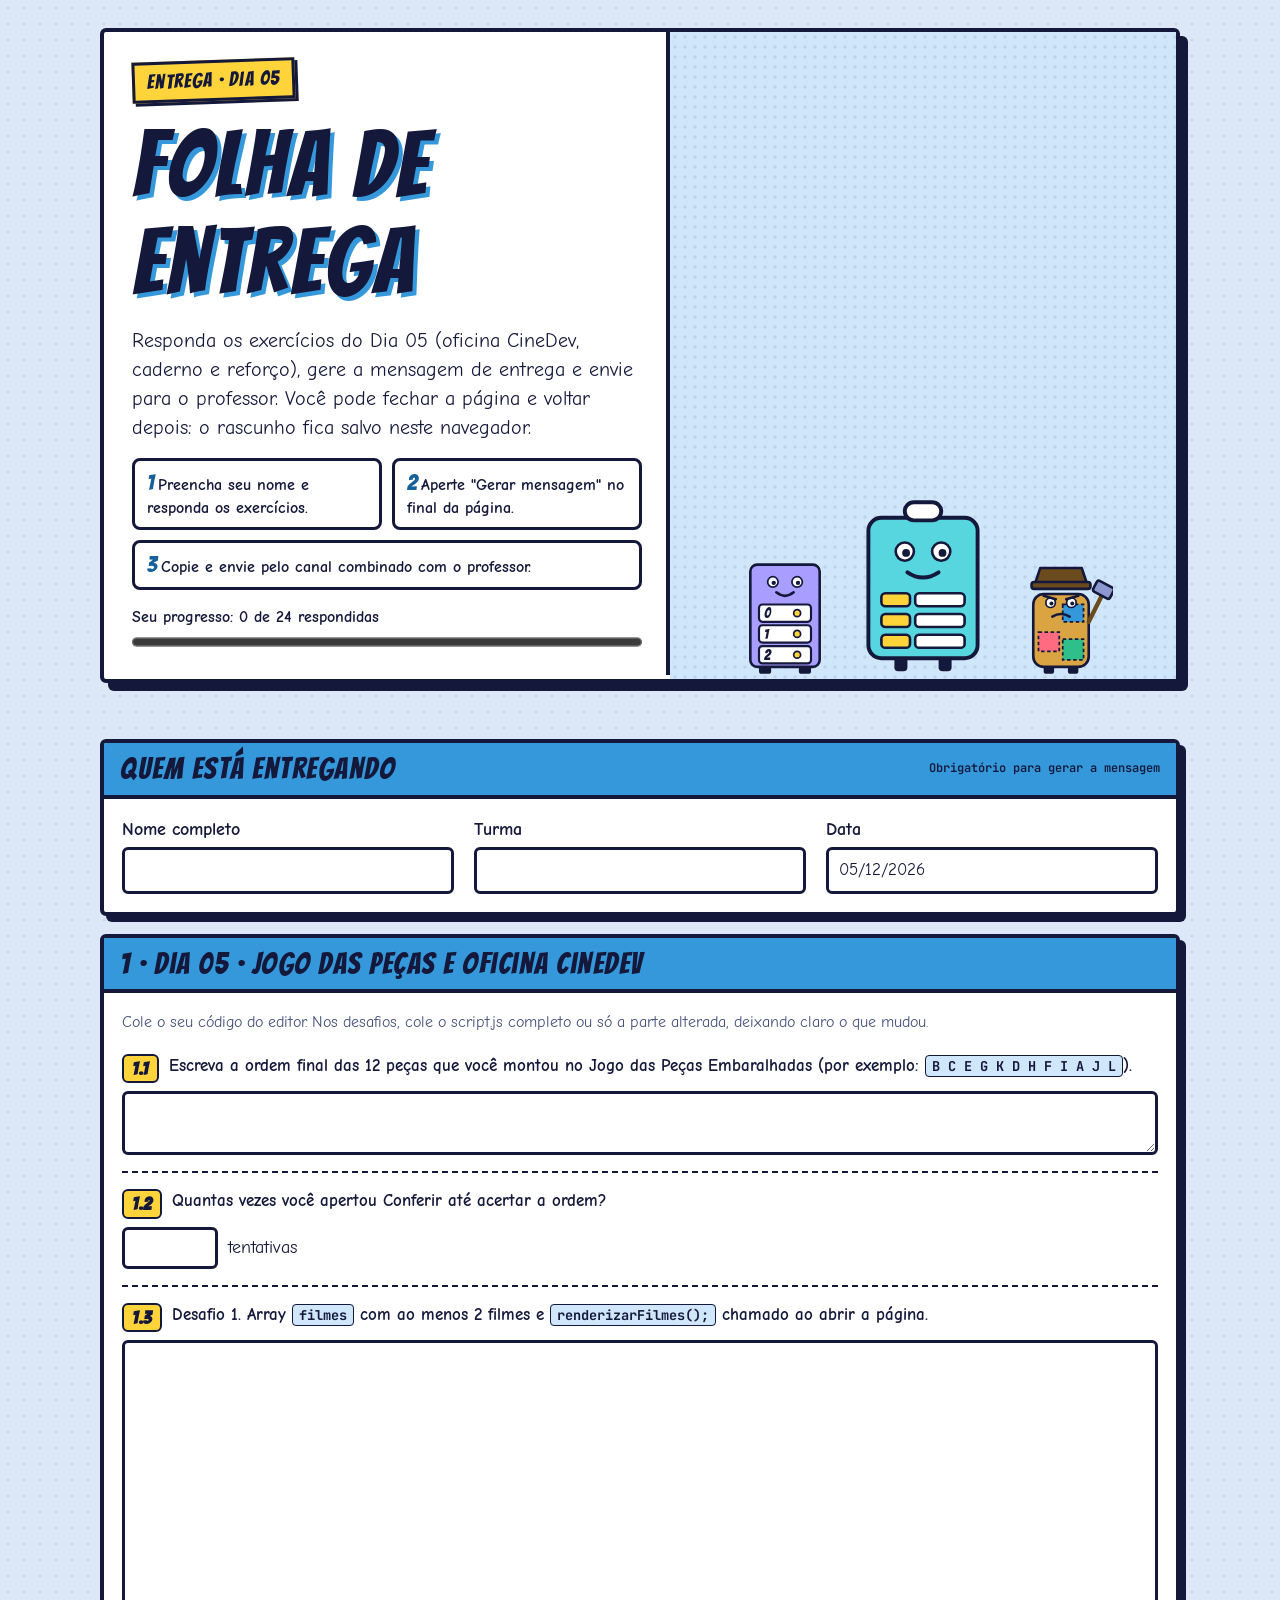
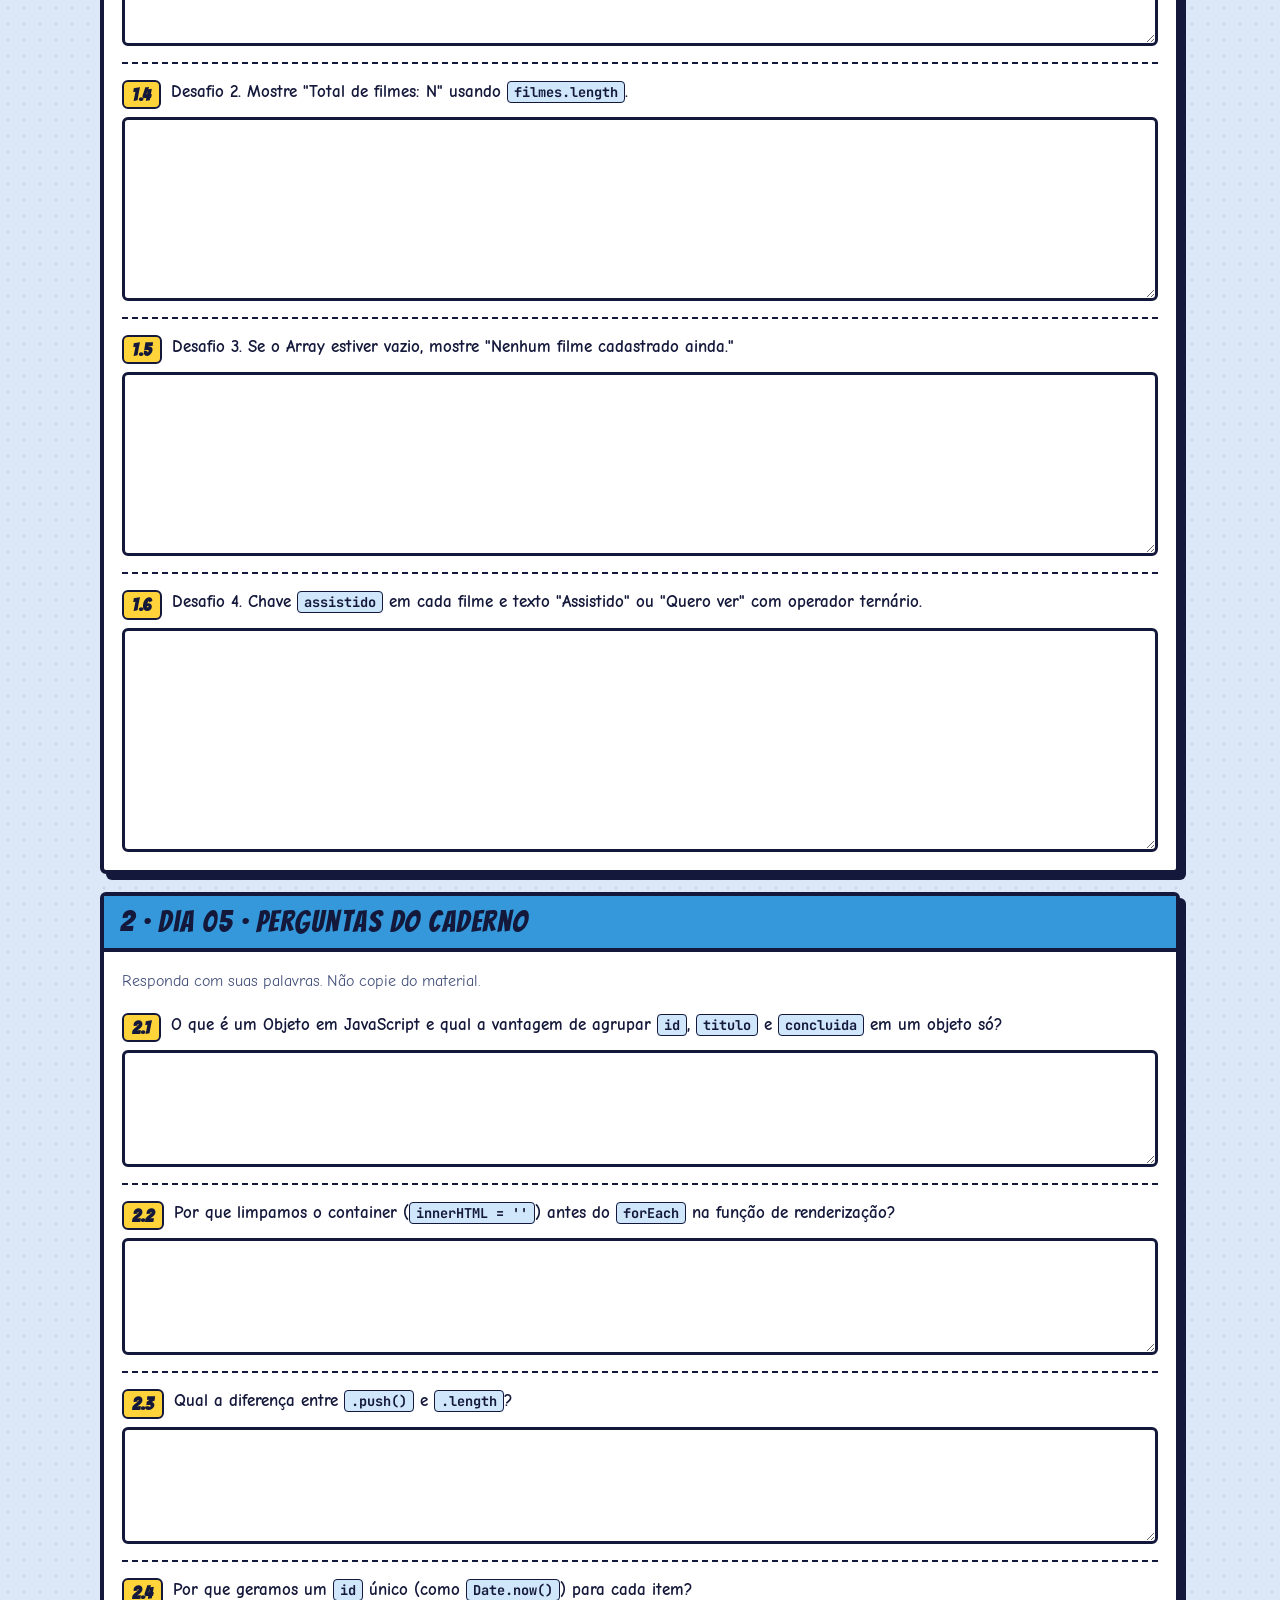
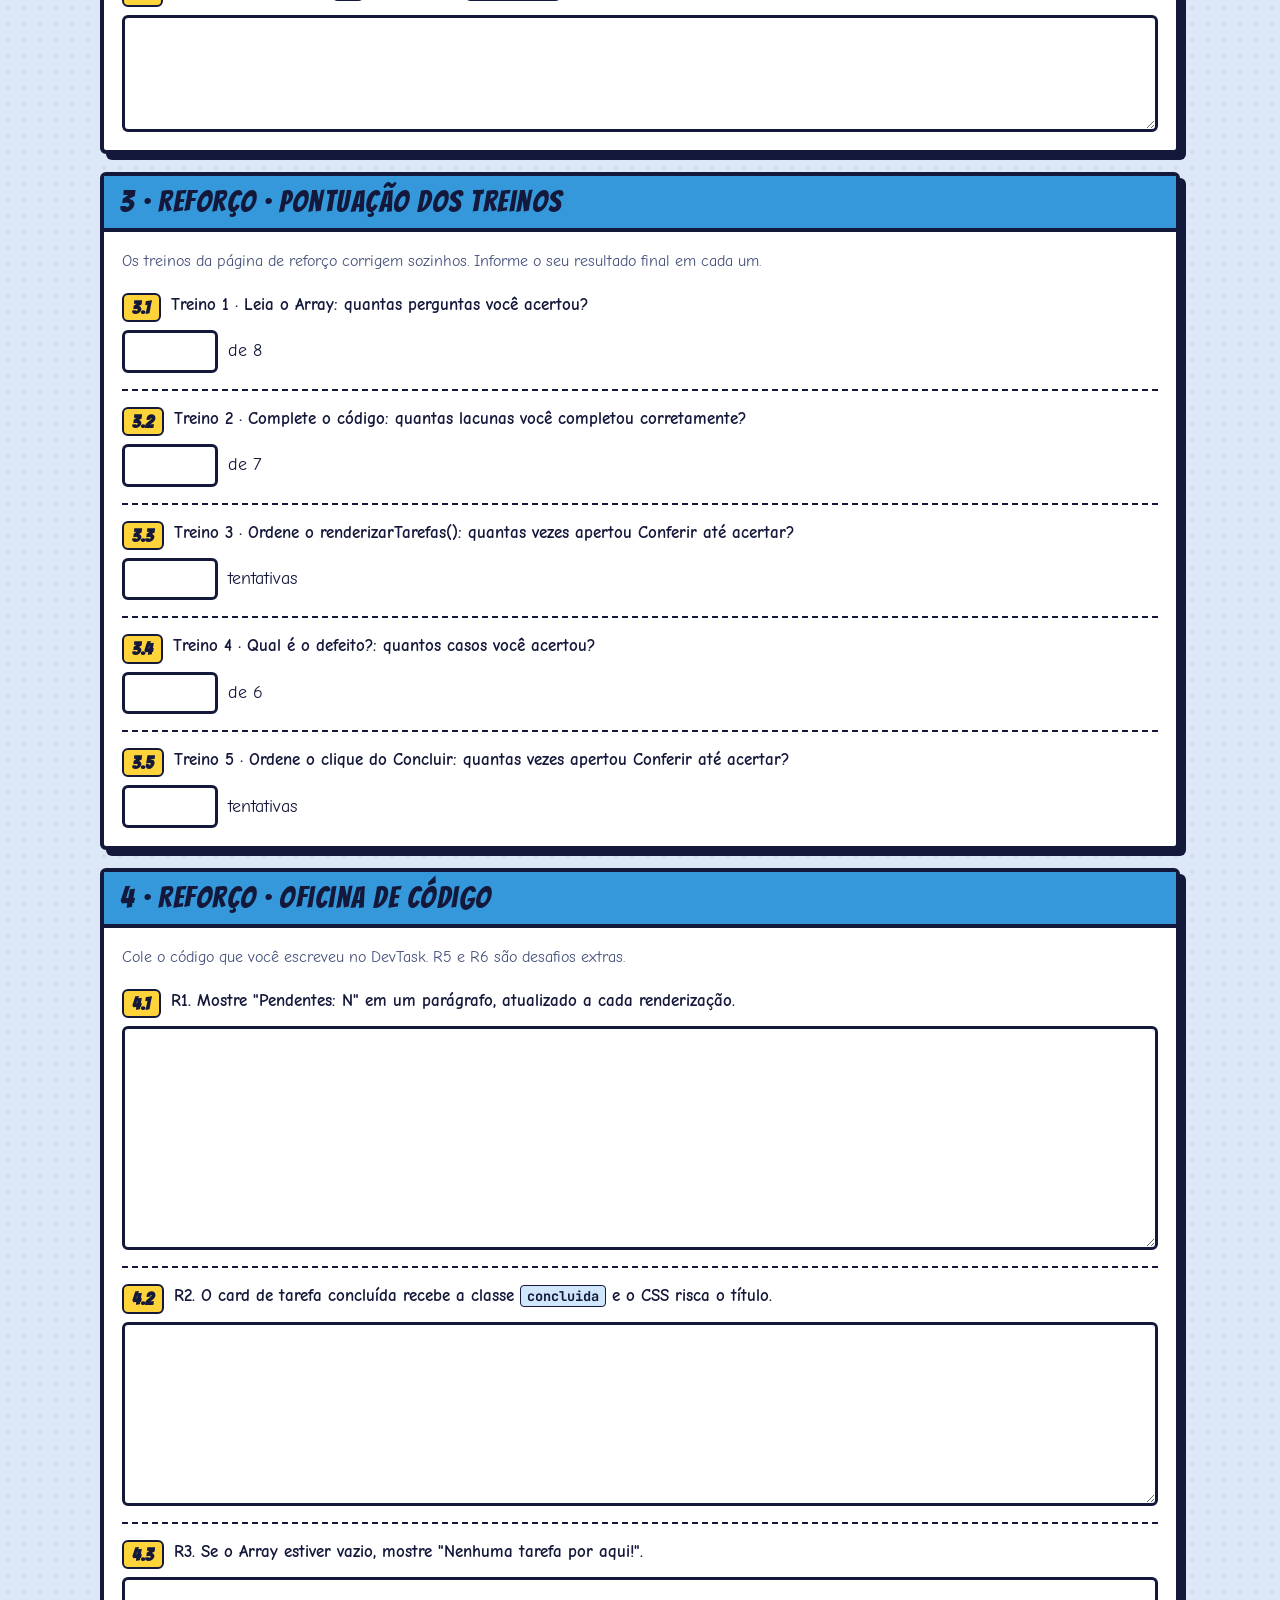
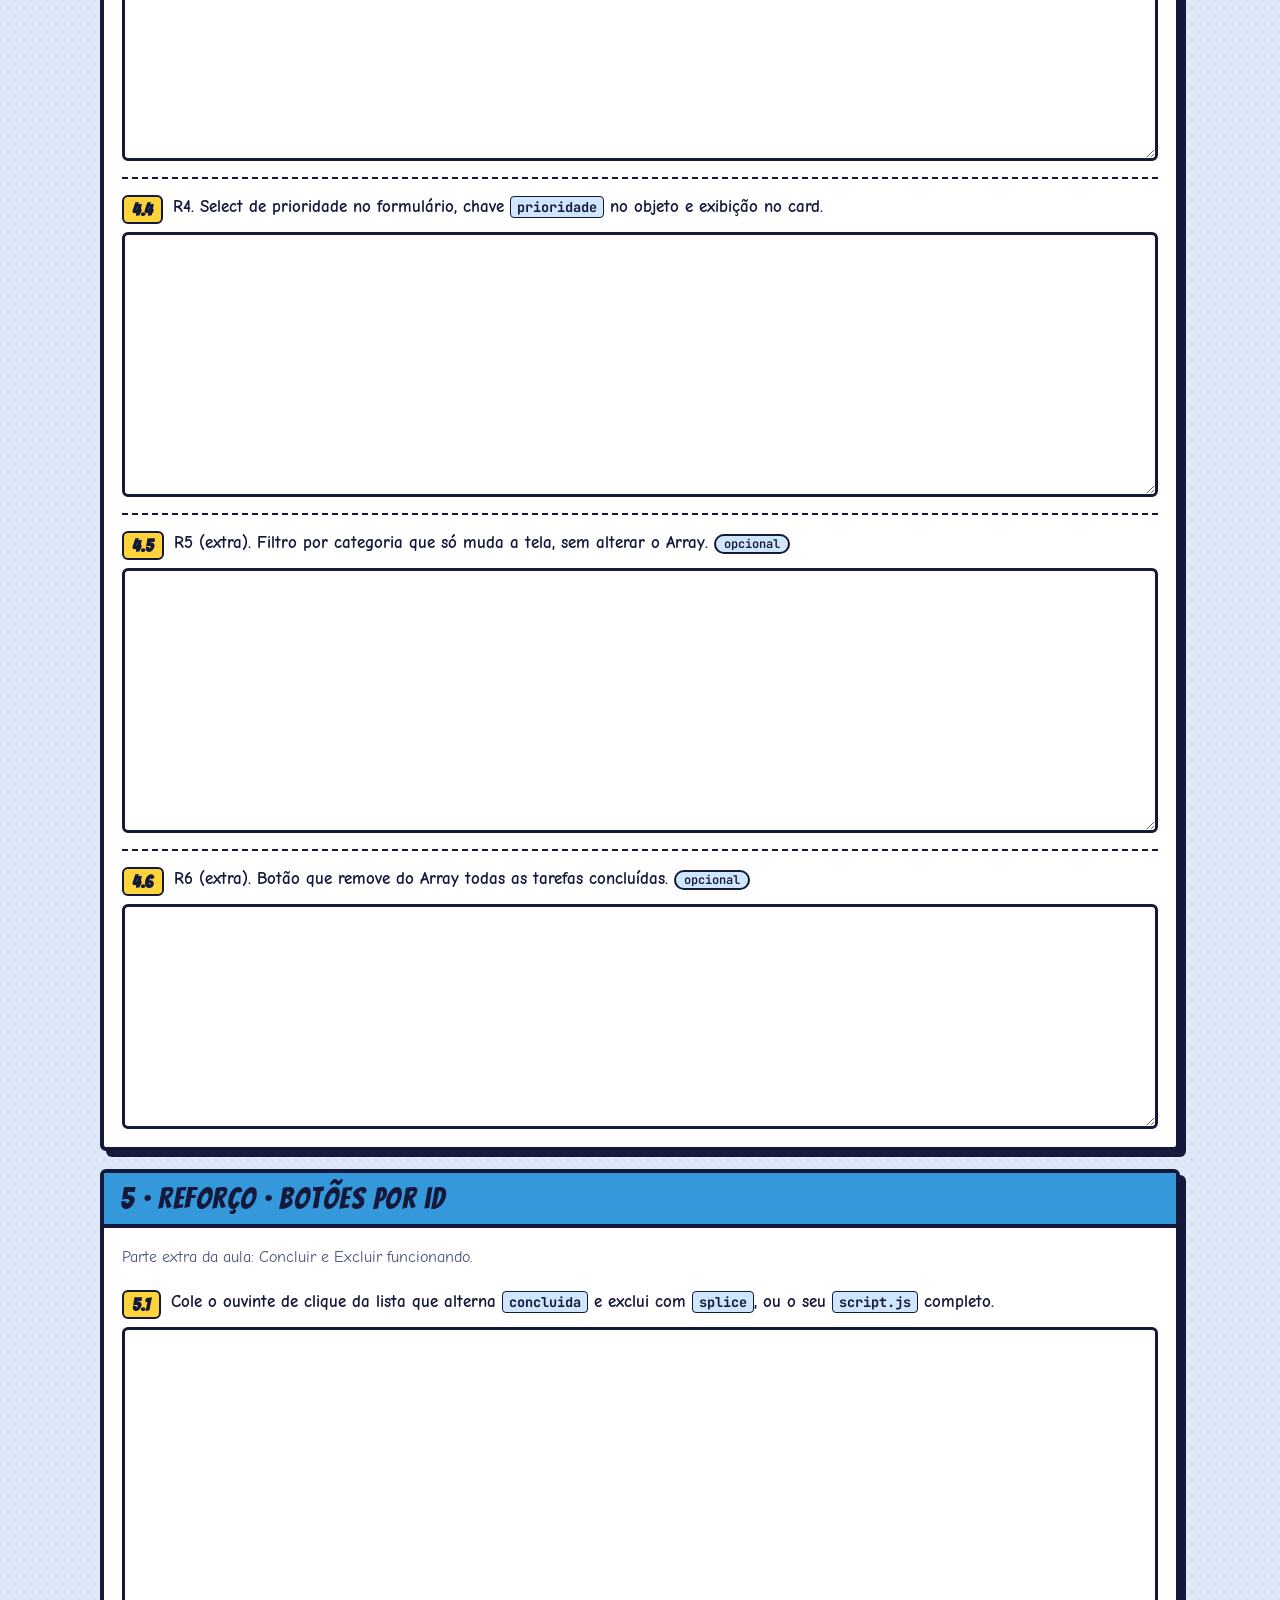
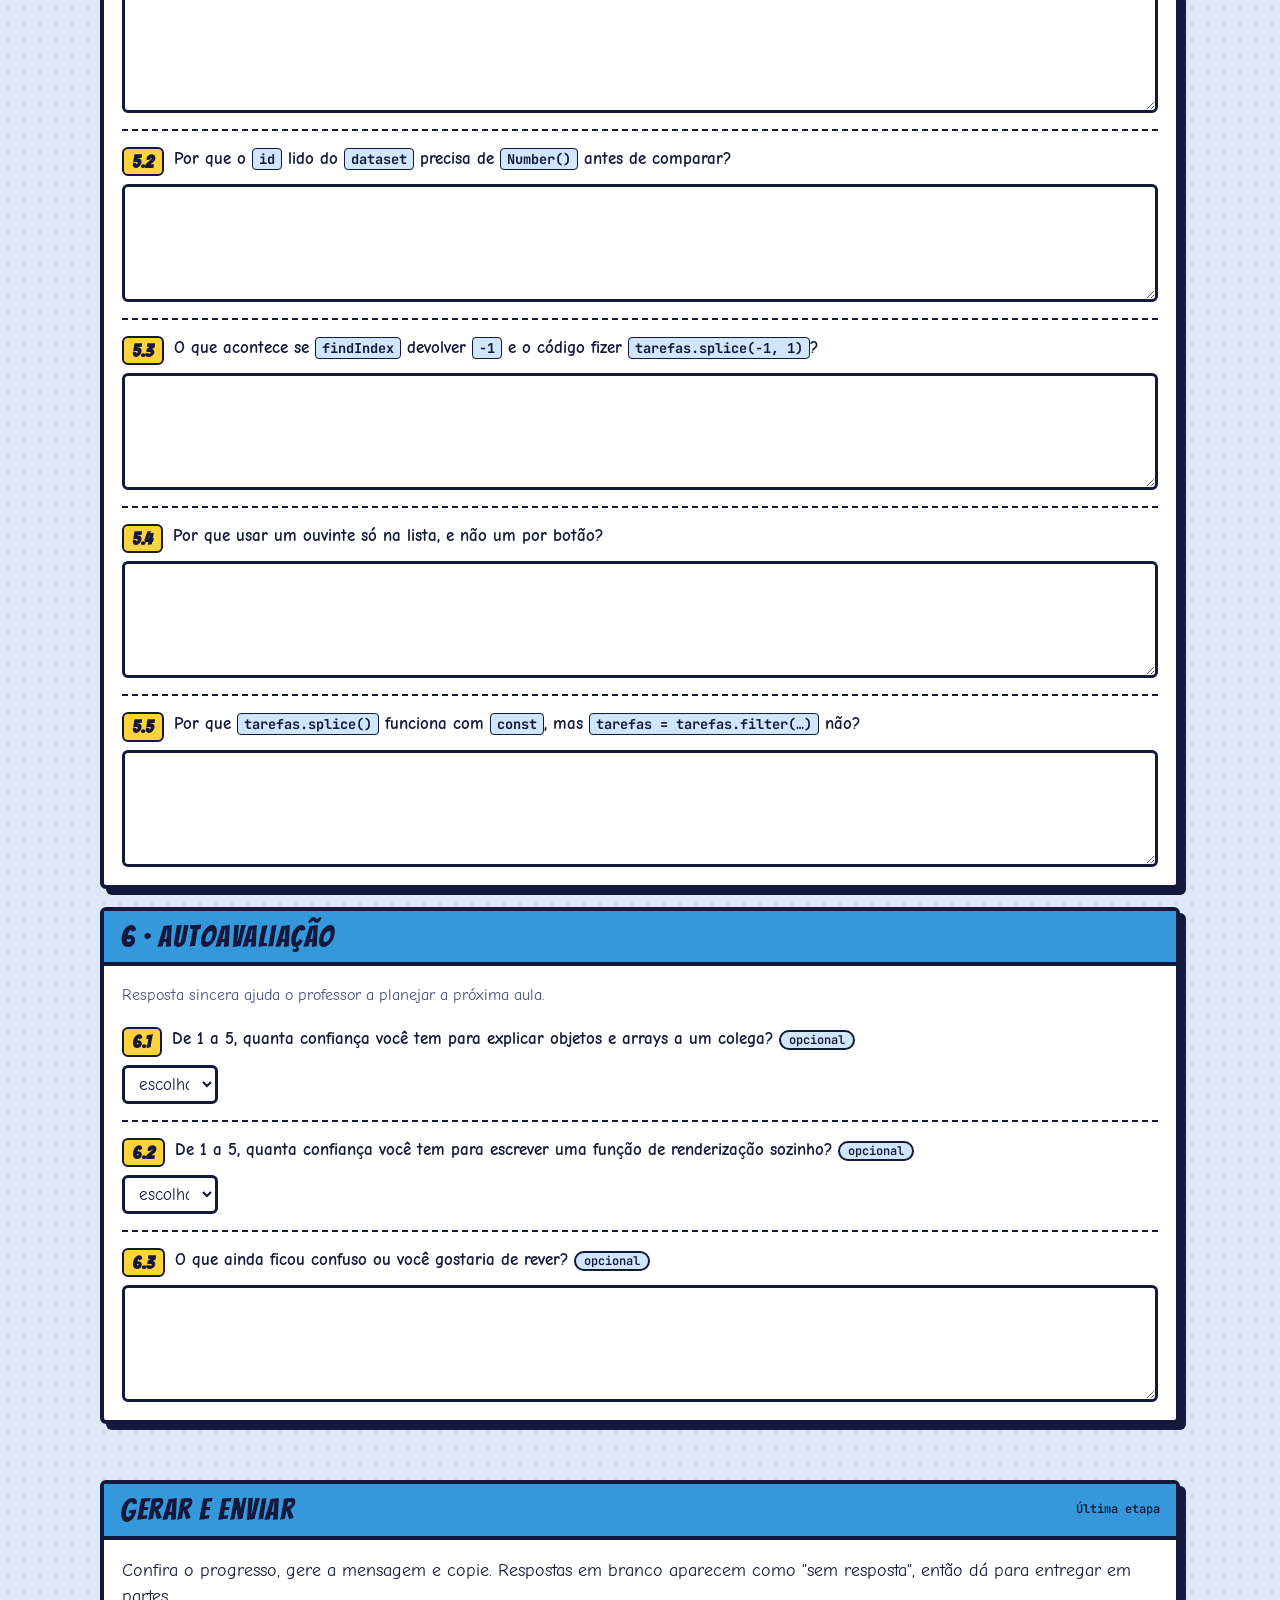
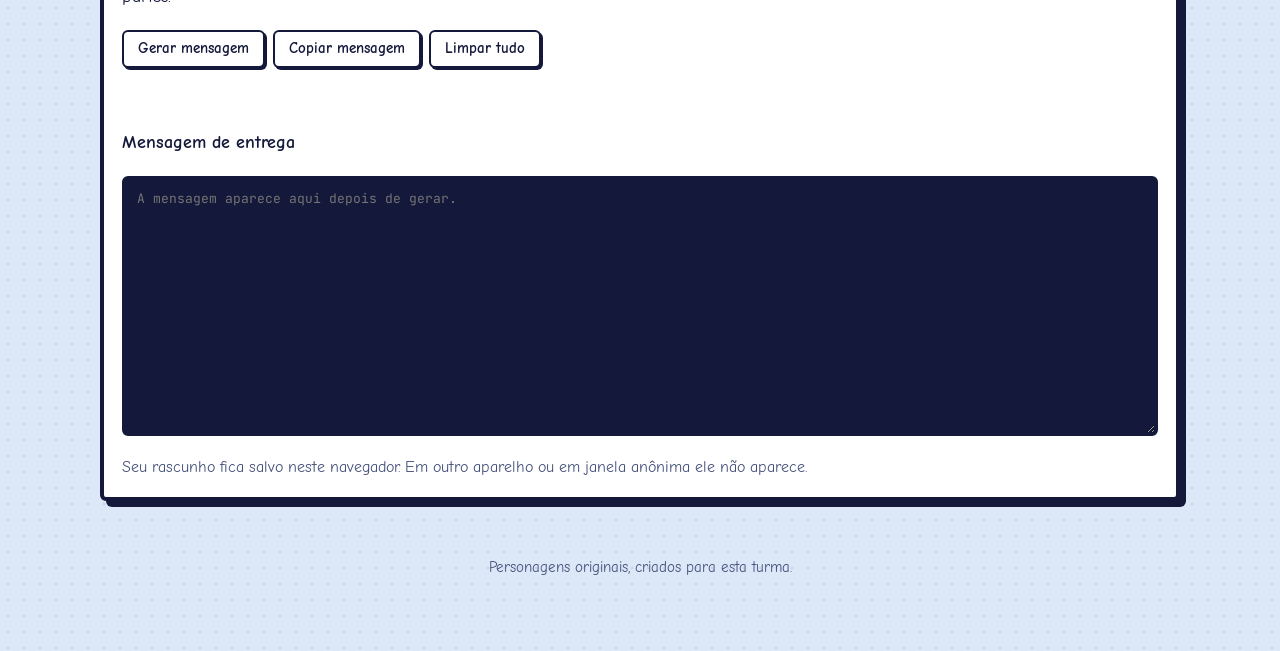
<file: Dia05 - JS Arrays, Objetos & Renderização/Folha de Entrega Dia 05.html>
<!doctype html><html><head><meta charset=utf8><meta name=viewport content="width=device-width,initial-scale=1,viewport-fit=cover"><style>:root{color-scheme:light;box-sizing:border-box;padding-top:env(safe-area-inset-top,0px);padding-bottom:env(safe-area-inset-bottom,0px)}html{scroll-padding-top:env(safe-area-inset-top,0px)}body{margin:0;padding:0;font:14px -apple-system,BlinkMacSystemFont,sans-serif;background:#fff;color:#000}img{max-width:100%}[hidden]:not([hidden=until-found i]){display:none!important}</style></head><body>
<title>Folha de Entrega Dia 05</title>
<meta name="claude:viewport-fit-sides" content="cover">
<link rel="stylesheet" href="https://fonts.googleapis.com/css2?family=Bangers&family=Comic+Neue:wght@400;700&family=JetBrains+Mono:wght@400;600&display=swap">
<style>
/* LAYOUT: HQ em "páginas". Cada página é uma linha flex que quebra em painéis. A própria HQ é feita de flexbox. */
:root{
  --bg:#dce8f8;
  --dot:rgba(20,24,58,.09);
  --paper:#ffffff;
  --ink:#14183a;
  --muted:#44507a;
  --line:#14183a;
  --shadow:#14183a;
  --blue:#3498db;
  --blue-text:#17609a;
  --pop:#ffd43b;
  --pink:#ff6b81;
  --green:#2fbf8a;
  --wash1:#cfe6fb;
  --wash2:#ffdfe5;
  --wash3:#fff0b3;
  --wash4:#d3f4e5;
  --code-bg:#14183a;
  --code-ink:#e8ecff;
  --c-sel:#ff9fb0;
  --c-prop:#ffd43b;
  --c-val:#7cc4ff;
  --c-com:#8e98d0;
  --f-display:'Bangers','Impact','Arial Narrow Bold',sans-serif;
  --f-body:'Comic Neue','Comic Sans MS','Chalkboard SE',sans-serif;
  --f-mono:'JetBrains Mono',ui-monospace,Menlo,Consolas,monospace;
}
@media (prefers-color-scheme: dark){
  :root:not([data-theme="light"]){
    --bg:#0d1022; --dot:rgba(255,255,255,.06); --paper:#181c3a; --ink:#eef1ff; --muted:#b6bfe6;
    --line:#d8def9; --shadow:#000; --blue-text:#86c8ff;
    --wash1:#1d3a66; --wash2:#4b2742; --wash3:#4a4217; --wash4:#1a4a3b; --code-bg:#0a0c1c;
    color-scheme:dark;
  }
}
:root[data-theme="dark"]{
  --bg:#0d1022; --dot:rgba(255,255,255,.06); --paper:#181c3a; --ink:#eef1ff; --muted:#b6bfe6;
  --line:#d8def9; --shadow:#000; --blue-text:#86c8ff;
  --wash1:#1d3a66; --wash2:#4b2742; --wash3:#4a4217; --wash4:#1a4a3b; --code-bg:#0a0c1c;
  color-scheme:dark;
}

*{box-sizing:border-box}
html{scroll-behavior:smooth}
[id]{scroll-margin-top:16px}
body{
  background-color:var(--bg);
  background-image:radial-gradient(var(--dot) 1.3px, transparent 1.7px);
  background-size:16px 16px;
  color:var(--ink);
  font-family:var(--f-body);
  font-size:18px;
  line-height:1.45;
  padding-block:28px 72px;
  padding-left:max(16px, env(safe-area-inset-left, 0px));
  padding-right:max(16px, env(safe-area-inset-right, 0px));
}
h1,h2,h3{font-family:var(--f-display); font-weight:400; margin:0; text-wrap:balance; letter-spacing:.03em; line-height:1.05}
p{margin:0}
code{font-family:var(--f-mono); font-size:.8em; background:var(--wash1); color:var(--ink); border:1px solid var(--line); border-radius:4px; padding:1px 6px}
a{color:var(--blue-text)}
:focus-visible{outline:3px solid var(--pop); outline-offset:2px}
.wrap{max-width:1080px; margin:0 auto; display:flex; flex-direction:column; gap:56px}

/* ---------- capa ---------- */
.cover{display:flex; flex-wrap:wrap; background:var(--paper); border:4px solid var(--line); box-shadow:8px 8px 0 var(--shadow); border-radius:6px}
.cover-text{flex:1 1 380px; min-width:0; padding:28px; display:flex; flex-direction:column; gap:16px; align-items:flex-start}
.cover h1{font-size:clamp(46px, 9vw, 92px); text-shadow:4px 4px 0 var(--blue)}
.lead{font-size:20px; max-width:34em}
.cover-art{flex:1 1 320px; min-width:0; background-color:var(--wash1); background-image:radial-gradient(var(--dot) 1.4px, transparent 1.8px); background-size:10px 10px; box-shadow:-4px -4px 0 0 var(--line); display:flex; align-items:flex-end; justify-content:center; gap:8px; padding:28px 18px 0; min-height:280px}
.badge{display:inline-block; background:var(--pop); color:#14183a; border:3px solid #14183a; padding:3px 12px; transform:rotate(-2deg); font-family:var(--f-display); letter-spacing:.06em; font-size:20px; box-shadow:3px 3px 0 #14183a}
.toc{display:flex; flex-wrap:wrap; gap:8px}
.toc a{font-family:var(--f-mono); font-size:13px; font-weight:600; text-decoration:none; color:var(--ink); border:2px solid var(--line); border-radius:999px; padding:4px 12px; background:var(--paper)}
.toc a:hover{background:var(--pop); color:#14183a}

/* ---------- personagens ---------- */
.chr{display:block; height:auto; flex:none}
.w-lg{width:128px} .w-md{width:104px} .w-xl{width:156px}
.tico{width:132px} .bia{width:108px} .tico.sm{width:112px}
.cast{display:flex; align-items:flex-end; gap:10px; flex-wrap:wrap}
.cast-grid{display:flex; flex-wrap:wrap; gap:14px}
.cast-card{flex:1 1 190px; min-width:0; background:var(--paper); border:3px solid var(--line); border-radius:6px; padding:14px; display:flex; flex-direction:column; align-items:center; gap:8px; text-align:center; box-shadow:4px 4px 0 var(--shadow)}
.cast-card h3{font-size:26px}
.cast-card .chr{height:96px; width:auto}
.cast-card p{font-size:16px; color:var(--muted)}
.sec-title{display:flex; align-items:center; gap:12px; flex-wrap:wrap; margin-bottom:14px}
.sec-title h2{font-size:38px}

/* ---------- capítulos e painéis ---------- */
.chapter{display:flex; flex-direction:column; gap:18px}
.chap-head{display:flex; align-items:center; gap:14px; flex-wrap:wrap}
.chap-head h2{font-size:clamp(34px, 6vw, 50px)}
.row{display:flex; flex-wrap:wrap; gap:18px; align-items:stretch}
.panel{flex:1 1 300px; min-width:0; display:flex; flex-direction:column; background:var(--paper); border:4px solid var(--line); box-shadow:6px 6px 0 var(--shadow); border-radius:6px; overflow:hidden}
.panel.wide{flex:2 1 460px}
.cap{background:var(--pop); color:#14183a; border-bottom:4px solid var(--line); padding:10px 14px; font-weight:700; font-size:16px; line-height:1.35}
.cap code{background:rgba(255,255,255,.6); color:#14183a; border-color:#14183a}
.art{flex:1; min-width:0; display:flex; flex-direction:column; justify-content:flex-end; gap:12px; padding:18px; min-height:240px; background-color:var(--wash1); background-image:radial-gradient(var(--dot) 1.4px, transparent 1.8px); background-size:10px 10px}
.art.w2{background-color:var(--wash2)}
.art.w3{background-color:var(--wash3)}
.art.w4{background-color:var(--wash4)}
.split{display:flex; flex-wrap:wrap; gap:14px; align-items:flex-end}
.split > *{min-width:0}
.split .grow{flex:1 1 220px; display:flex; flex-direction:column; gap:10px}
.stack{display:flex; flex-direction:column; gap:6px}

.bubble{position:relative; align-self:flex-start; max-width:min(100%, 340px); background:#fff; color:#14183a; border:3px solid #14183a; border-radius:18px; padding:10px 14px; font-weight:700; font-size:17px; line-height:1.3; margin-bottom:12px}
.bubble::after{content:""; position:absolute; bottom:-12px; left:30px; width:18px; height:18px; background:#fff; border-right:3px solid #14183a; border-bottom:3px solid #14183a; transform:rotate(45deg)}
.bubble.r{align-self:flex-end}
.bubble.r::after{left:auto; right:30px}
.bubble.shout{font-family:var(--f-display); font-weight:400; font-size:26px; letter-spacing:.04em}
.bubble code{background:#e8eefc; color:#14183a; border-color:#14183a}
.sfx{align-self:flex-end; font-family:var(--f-display); font-size:46px; line-height:1; color:var(--pink); -webkit-text-stroke:2px #14183a; paint-order:stroke fill; transform:rotate(-6deg); letter-spacing:.04em}
.sfx.g{color:var(--green)} .sfx.y{color:var(--pop)}

/* ---------- código ---------- */
.code{margin:0; background:var(--code-bg); color:var(--code-ink); font-family:var(--f-mono); font-size:14px; line-height:1.6; padding:12px 14px; border-radius:6px; border:3px solid var(--line); overflow-x:auto; white-space:pre; min-width:0}
.cs{color:var(--c-sel)} .cp{color:var(--c-prop)} .cv{color:var(--c-val)} .cc{color:var(--c-com)}
.ln{display:block}
.ln.in{padding-left:2ch}
.ln.hl{background:rgba(255,212,59,.22); box-shadow:-14px 0 0 rgba(255,212,59,.22), 14px 0 0 rgba(255,212,59,.22)}
.ln.dead{opacity:.45; text-decoration:line-through}
.code.on{box-shadow:0 0 0 4px var(--green)}

/* ---------- peças de desenho (mocks) ---------- */
.mockform{display:flex; flex-direction:column; gap:8px}
.mockform.row{flex-direction:row; align-items:flex-end}
.fld{background:#fff; color:#14183a; border:2px dashed #14183a; border-radius:6px; padding:8px 10px; font-weight:700; font-size:14px}
.mockform.row .fld{flex:1; min-width:0; text-align:center; padding-inline:4px}
.fld.go{background:#2fbf8a; border-style:solid; text-align:center}
.mockform.row .fld.go{flex:0 0 auto; padding-inline:8px}
.mock-label{align-self:flex-start; font-family:var(--f-mono); font-size:12px; font-weight:600; background:#fff; color:#14183a; border:2px solid #14183a; border-radius:4px; padding:2px 8px}
.phone{width:200px; max-width:100%; background:#f4f6fb; color:#14183a; border:3px solid #14183a; border-radius:14px; padding:10px}
.mf-squish,.mf-wrap{display:flex; gap:6px}
.mf-squish .fld{flex:1; min-width:0; font-size:11px; padding:6px 2px; word-break:break-all; text-align:center}
.mf-wrap{flex-wrap:wrap}
.mf-wrap .fld{flex:1; min-width:84px; font-size:12px; text-align:center}
.mini-card{background:#fff; color:#14183a; border-left:5px solid #3498db; border-radius:6px; padding:10px 12px; font-weight:700; font-size:14px; display:flex; justify-content:space-between; align-items:center; gap:10px; border-top:2px solid #14183a; border-right:2px solid #14183a; border-bottom:2px solid #14183a}
.mini-card.blk{display:block}
.mini-card.blk .acoes{display:block; margin-top:8px}
.mini-card.col{flex-direction:column; align-items:flex-start}
.mini-card.col .acoes{width:100%; justify-content:flex-end}
.mini-card .acoes{display:flex; gap:6px}
.mini-card.nest .acoes{outline:3px dashed #ff6b81; outline-offset:3px; border-radius:4px}
.mini-btn{font-style:normal; background:#2fbf8a; border:2px solid #14183a; border-radius:5px; padding:2px 8px; font-size:12px; display:inline-block}
.mini-btn.del{background:#ff6b81}
.pizza{width:150px; max-width:100%; aspect-ratio:1; border-radius:50%; border:4px solid #14183a; flex:none; box-shadow:0 0 0 9px #e0a645, 0 0 0 12px #14183a; margin:14px}
.pizza.s{width:120px}
.axes{background:#fff; color:#14183a; border:3px solid #14183a; border-radius:8px; padding:12px; display:flex; flex-direction:column; gap:10px; width:100%}
.axes-label{font-weight:700; font-size:15px}
.axes-label code{background:#e8eefc; color:#14183a; border-color:#14183a}
.axes-mid{display:flex; gap:12px; align-items:stretch}
.axes-box{flex:1; min-width:0; display:flex; align-items:center; justify-content:space-between; gap:8px; border:3px dashed #3498db; border-radius:8px; padding:12px; min-height:128px}
.axes-box .it{flex:1; min-width:0; font-size:14px}
.ax{font-family:var(--f-mono); font-size:12px; font-weight:600; color:#14183a}
.ax-main{display:flex; align-items:center; gap:8px}
.ax-main i{flex:1; height:3px; background:#14183a; position:relative}
.ax-main i::after{content:""; position:absolute; right:-2px; top:50%; transform:translateY(-50%); border-left:10px solid #14183a; border-top:6px solid transparent; border-bottom:6px solid transparent}
.ax-cross{display:flex; flex-direction:column; align-items:center; gap:6px}
.ax-cross span{writing-mode:vertical-rl}
.ax-cross i{flex:1; width:3px; min-height:40px; background:#14183a; position:relative}
.ax-cross i::after{content:""; position:absolute; bottom:-2px; left:50%; transform:translateX(-50%); border-top:10px solid #14183a; border-left:6px solid transparent; border-right:6px solid transparent}

/* itens coloridos (caixinhas) */
.it{border:3px solid #14183a; border-radius:8px; font-weight:700; padding:8px 10px; text-align:center; color:#14183a; line-height:1.15}
.c1{background:#3498db} .c2{background:#ff6b81} .c3{background:#2fbf8a} .c4{background:#ffd43b} .c5{background:#a99dff}

/* ---------- laboratórios ---------- */
.lab{background:var(--paper); border:4px solid var(--line); box-shadow:6px 6px 0 var(--shadow); border-radius:6px; overflow:hidden}
.lab-head{display:flex; align-items:center; justify-content:space-between; gap:10px; flex-wrap:wrap; background:var(--blue); color:#14183a; padding:10px 16px; border-bottom:4px solid var(--line)}
.lab-head h3{font-size:30px; letter-spacing:.05em}
.lab-head .hint{font-family:var(--f-mono); font-size:12px; font-weight:600}
.lab-body{display:flex; flex-wrap:wrap; gap:20px; padding:18px}
.lab-body.col{flex-direction:column}
.lab-ctrl{flex:1 1 260px; min-width:0; display:flex; flex-direction:column; gap:14px}
.lab-view{flex:2 1 340px; min-width:0; display:flex; flex-direction:column; gap:12px}
fieldset{border:0; padding:0; margin:0; min-width:0}
legend{font-family:var(--f-display); letter-spacing:.05em; font-size:20px; padding:0; margin-bottom:6px}
.chips{display:flex; flex-wrap:wrap; gap:6px}
.chip{position:relative; display:block}
.chip input{position:absolute; opacity:0; inset:0; width:100%; height:100%; margin:0; cursor:pointer}
.chip span{display:block; padding:5px 10px; border:2px solid var(--line); border-radius:999px; font-family:var(--f-mono); font-size:13px; font-weight:600; background:var(--paper); color:var(--ink)}
.chip input:checked + span{background:var(--pop); color:#14183a; box-shadow:2px 2px 0 var(--line)}
.chip input:focus-visible + span{outline:3px solid var(--blue); outline-offset:2px}
.btn-ghost{font:inherit; font-weight:700; font-size:15px; padding:6px 14px; border:2px solid var(--line); border-radius:6px; background:var(--paper); color:var(--ink); box-shadow:2px 2px 0 var(--line); cursor:pointer; align-self:flex-start}
.btn-ghost:hover{background:var(--pop); color:#14183a}
.btn-ghost:active{transform:translate(2px,2px); box-shadow:none}
.switch{display:flex; align-items:center; gap:10px; font-weight:700; cursor:pointer}
.switch input{width:22px; height:22px; accent-color:var(--blue); flex:none}
input[type=range]{width:100%; accent-color:var(--blue)}
.range-row{display:flex; align-items:center; gap:10px}
.range-row output{font-family:var(--f-mono); font-size:13px; font-weight:600; min-width:5ch; text-align:right}
.tip{background:var(--wash3); color:var(--ink); border:2px solid var(--line); border-radius:6px; padding:8px 12px; font-size:16px}
.stage-box{border:3px solid var(--line); border-radius:8px; background-color:var(--wash1); background-image:radial-gradient(var(--dot) 1.4px, transparent 1.8px); background-size:10px 10px; padding:8px; overflow:hidden}
.stage{display:flex; height:260px; max-width:100%; border:3px dashed var(--blue); border-radius:6px; padding:6px; transition:width .25s}
.stage .it{flex:0 1 84px}
.stage.col .it{flex:0 0 auto; width:84px}
.i1{padding-block:6px} .i2{padding-block:20px} .i3{padding-block:11px} .i4{padding-block:16px} .i5{padding-block:8px}
.demo-card{background:#fff; color:#14183a; border-left:5px solid #3498db; border-radius:6px; padding:15px 20px; min-height:130px; border:2px solid #14183a; border-left-width:5px; gap:12px}
.demo-card strong{display:block}
.demo-card small{font-size:14px; color:#44507a}
.demo-card .acoes{gap:8px}
.btn{font:inherit; font-weight:700; font-size:14px; border:2px solid #14183a; border-radius:6px; padding:6px 12px; background:#2fbf8a; color:#14183a; cursor:default}
.btn.del{background:#ff6b81}
.fbox-row{display:flex; gap:10px; height:120px}
.fbox{min-width:0; border:3px solid #14183a; border-radius:8px; color:#14183a; display:flex; flex-direction:column; align-items:center; justify-content:center; text-align:center; overflow:hidden; transition:flex .2s, width .2s}
.fbox b{font-family:var(--f-display); font-weight:400; font-size:30px; line-height:1}
.fbox small{font-family:var(--f-mono); font-size:11px; font-weight:600}
.pizza-row{display:flex; flex-wrap:wrap; align-items:center; gap:10px 22px}
.pizza-legend{flex:1 1 200px; min-width:0; font-weight:700}

/* simulador de telas */
.sim-outer{display:flex; justify-content:center; padding:16px; border:3px dashed var(--line); border-radius:8px; background-color:var(--wash1); background-image:radial-gradient(var(--dot) 1.4px, transparent 1.8px); background-size:10px 10px; min-width:0}
.sim-frame{container-type:inline-size; container-name:tela; flex:none; max-width:100%; background:#f4f6fb; color:#14183a; border-radius:10px; box-shadow:0 0 0 3px #14183a, 6px 6px 0 3px #14183a; transition:width .2s}
.sim-app{padding:16px; display:flex; flex-direction:column; gap:16px}
.sim-frame form{display:flex; gap:15px; align-items:flex-end; flex-wrap:wrap; margin:0}
.sim-frame form > div{flex:1; min-width:200px; display:flex; flex-direction:column; gap:4px}
.sim-frame label{font-weight:700; font-size:14px}
.sim-frame input[type=text],.sim-frame input[type=date]{padding:8px 10px; border:2px solid #14183a; border-radius:6px; font:inherit; font-size:15px; width:100%; min-width:0; background:#fff; color:#14183a}
.sim-frame .lista{display:flex; flex-direction:column; gap:15px}
.sim-frame article{background:#fff; border-left:5px solid #3498db; padding:15px 20px; border-radius:6px; display:flex; justify-content:space-between; align-items:center; box-shadow:0 1px 0 rgba(20,24,58,.2)}
.sim-frame article strong{display:block}
.sim-frame article small{color:#44507a; font-size:14px}
.sim-frame article .acoes{display:flex; gap:8px}
@container tela (max-width: 600px){
  .sim-frame:not(.sem-mq) form{flex-direction:column; align-items:stretch}
  .sim-frame:not(.sem-mq) article{flex-direction:column; align-items:flex-start; gap:12px}
  .sim-frame:not(.sem-mq) article .acoes{width:100%; justify-content:flex-end}
}
.sim-bar{display:flex; flex-wrap:wrap; align-items:center; gap:12px 20px}
.sim-bar .range-row{flex:1 1 280px}
.sim-bar output{font-weight:700}

/* ---------- missão final ---------- */
.sheet{display:flex; flex-wrap:wrap; gap:14px}
.sheet-card{flex:1 1 240px; min-width:0; background:var(--paper); border:3px solid var(--line); border-radius:6px; padding:12px 14px; box-shadow:4px 4px 0 var(--shadow); display:flex; flex-direction:column; gap:6px}
.sheet-card h3{font-size:24px; color:var(--blue-text)}
.sheet-card p{font-size:16px}
.quest{flex:1 1 380px; min-width:0; background:var(--paper); border:3px solid var(--line); border-radius:6px; padding:12px 14px; box-shadow:4px 4px 0 var(--shadow)}
.quest summary{cursor:pointer; font-weight:700}
.quest .ans{margin-top:10px; padding-top:10px; border-top:2px dashed var(--line); font-size:17px; display:flex; flex-direction:column; gap:8px}
.teacher{background:var(--wash4); border:4px solid var(--line); border-radius:6px; padding:18px 20px; box-shadow:6px 6px 0 var(--shadow); display:flex; flex-direction:column; gap:10px}
.teacher h2{font-size:34px}
.teacher ul{margin:0; padding-left:1.2em; display:flex; flex-direction:column; gap:6px}
.foot{font-size:15px; color:var(--muted); text-align:center}

@media (prefers-reduced-motion: reduce){
  html{scroll-behavior:auto}
  .stage,.fbox,.sim-frame{transition:none}
}

/* ===== Volume 2: DOM e eventos ===== */
.browser{background:#f4f6fb; color:#14183a; border:3px solid #14183a; border-radius:10px; overflow:hidden; min-width:0}
.browser-bar{display:flex; align-items:center; gap:6px; background:#14183a; color:#e8ecff; padding:6px 10px; font-family:var(--f-mono); font-size:12px}
.browser-bar i{width:10px; height:10px; border-radius:50%; background:#ff6b81; flex:none}
.browser-bar i:nth-child(2){background:#ffd43b}
.browser-bar i:nth-child(3){background:#2fbf8a}
.browser-bar span{margin-left:8px; background:#2b3160; border-radius:4px; padding:1px 8px; flex:1; min-width:0; overflow:hidden; text-overflow:ellipsis; white-space:nowrap}
.browser-body{padding:12px; position:relative}
.hit{outline:4px solid #ff6b81; outline-offset:2px; box-shadow:0 0 0 7px rgba(255,107,129,.35)}
.reload-flash{position:absolute; inset:0; background:#fff; color:#14183a; display:flex; align-items:center; justify-content:center; font-family:var(--f-display); font-size:30px; letter-spacing:.05em; opacity:0; pointer-events:none; transition:opacity .15s}
.reloading .reload-flash{opacity:.96}
.statusline{font-family:var(--f-mono); font-size:13px; font-weight:600}

.console{margin:0; background:#0a0c1c; color:#e8ecff; font-family:var(--f-mono); font-size:13px; line-height:1.6; padding:10px 12px; border-radius:6px; border:3px solid var(--line); white-space:pre-wrap; overflow-wrap:anywhere; min-width:0}
.console .in{color:#ffd43b}
.console .err{color:#ff9fb0}
.console .ok{color:#7be0b8}
.console .dim{color:#8e98d0}

.tree{list-style:none; margin:0; padding:0; font-family:var(--f-mono); font-size:12.5px}
.tree ul{list-style:none; margin:0; padding-left:16px}
.tree li{position:relative; padding:3px 0 3px 14px}
.tree li::before{content:""; position:absolute; left:0; top:0; bottom:0; border-left:2px solid var(--line); opacity:.45}
.tree li::after{content:""; position:absolute; left:0; top:15px; width:10px; border-top:2px solid var(--line); opacity:.45}
.tree li:last-child::before{bottom:auto; height:15px}
.tree > li{padding-left:0}
.tree > li::before,.tree > li::after{display:none}
.tree .tag{display:inline-block; padding:1px 7px; border:2px solid var(--line); border-radius:6px; background:var(--paper); color:var(--ink); white-space:nowrap}
.tree .tag.hit{background:var(--pop); color:#14183a; outline:none; box-shadow:2px 2px 0 var(--line)}
.treewrap{overflow-x:auto; min-width:0; border:3px solid var(--line); border-radius:8px; padding:10px; background:var(--paper)}
#mock{display:flex; flex-direction:column; gap:12px}
#mock form{display:flex; gap:10px; align-items:flex-end; flex-wrap:wrap; margin:0}
#mock form > div{flex:1; min-width:120px; display:flex; flex-direction:column; gap:3px}
#mock label{font-weight:700; font-size:13px}
#mock input,#mock select{padding:6px 8px; border:2px solid #14183a; border-radius:6px; font:inherit; font-size:14px; width:100%; min-width:0; background:#fff; color:#14183a}
#mock button{font:inherit; font-weight:700; font-size:13px; border:2px solid #14183a; border-radius:6px; padding:5px 10px; background:#2fbf8a; color:#14183a; cursor:default}
#mock .btn-excluir{background:#ff6b81}
#mock article{background:#fff; border-left:5px solid #3498db; padding:10px 14px; border-radius:6px; display:flex; justify-content:space-between; align-items:center; gap:10px; flex-wrap:wrap; border-top:2px solid #14183a; border-right:2px solid #14183a; border-bottom:2px solid #14183a}
#mock h3{font-family:var(--f-body); font-weight:700; font-size:16px; letter-spacing:0; margin:0}
#mock .acoes{display:flex; gap:6px}

.dt form{display:flex; gap:12px; align-items:flex-end; flex-wrap:wrap; margin:0}
.dt form > div{flex:1; min-width:140px; display:flex; flex-direction:column; gap:4px}
.dt label{font-weight:700; font-size:14px}
.dt input[type=text],.dt select{padding:8px 10px; border:2px solid #14183a; border-radius:6px; font:inherit; font-size:15px; width:100%; min-width:0; background:#fff; color:#14183a}
.dt .btn{cursor:pointer}
.dt .lista{display:flex; flex-direction:column; gap:12px; margin-top:14px}
.dt article{background:#fff; border-left:5px solid #3498db; padding:12px 16px; border-radius:6px; display:flex; justify-content:space-between; align-items:center; gap:10px; flex-wrap:wrap; box-shadow:0 1px 0 rgba(20,24,58,.2); animation:pop .25s ease-out}
.dt article h3{font-family:var(--f-body); font-weight:700; font-size:17px; letter-spacing:0; margin:0; overflow-wrap:anywhere}
.dt article p{margin:0; font-size:14px}
.dt .acoes{display:flex; gap:8px}
.dt .btn-concluir,.dt .btn-excluir{font:inherit; font-weight:700; font-size:14px; border:2px solid #14183a; border-radius:6px; padding:5px 10px; background:#2fbf8a; color:#14183a}
.dt .btn-excluir{background:#ff6b81}
.dt-msg{margin:8px 0 0; min-height:1.4em; color:#b3203a; font-weight:700; font-size:15px}
@keyframes pop{from{transform:scale(.92); opacity:0}}

.stepcard{border:3px solid var(--line); border-radius:6px; padding:8px 12px; background:var(--code-bg); color:var(--code-ink); transition:box-shadow .15s}
.stepcard h4{font-family:var(--f-display); font-weight:400; margin:0 0 4px; letter-spacing:.05em; color:#ffd43b; font-size:18px}
.stepcard pre{margin:0; font-family:var(--f-mono); font-size:12.5px; line-height:1.55; overflow-x:auto; white-space:pre}
.stepcard.on{box-shadow:0 0 0 4px var(--green)}
.stepcard.bad{box-shadow:0 0 0 4px var(--pink)}
.steps{display:flex; flex-direction:column; gap:10px; min-width:0}

.tx-row{display:flex; flex-wrap:wrap; gap:12px}
.tx-box{flex:1 1 220px; min-width:0; border:3px solid var(--line); border-radius:8px; overflow:hidden; background:var(--paper)}
.tx-box h4{margin:0; padding:6px 10px; background:var(--pop); color:#14183a; border-bottom:3px solid var(--line); font-family:var(--f-mono); font-size:13px}
.tx-out{padding:12px; min-height:64px; overflow-wrap:anywhere; background:#fff; color:#14183a}
.tx-in{width:100%; padding:8px 10px; border:3px solid var(--line); border-radius:6px; font-family:var(--f-mono); font-size:14px; background:var(--paper); color:var(--ink)}

.bugs{display:flex; flex-direction:column; border:3px solid var(--line); border-radius:6px; overflow-x:auto; background:var(--code-bg); min-width:0}
.bl{display:flex; gap:12px; text-align:left; width:max-content; min-width:100%; font-family:var(--f-mono); font-size:13.5px; line-height:1.5; color:var(--code-ink); background:transparent; border:0; border-bottom:1px solid rgba(255,255,255,.08); padding:4px 12px; cursor:pointer; white-space:pre}
.bl .n{color:var(--c-com); flex:none; width:2ch; text-align:right; user-select:none}
.bl:hover{background:rgba(255,255,255,.08)}
.bl[aria-pressed=true]{background:rgba(255,212,59,.25)}
.bl.found{background:rgba(47,191,138,.35)}
.bl.miss{background:rgba(255,107,129,.35)}
.bl.fp{background:rgba(142,152,208,.25); text-decoration:line-through}
.bug-res{display:flex; flex-direction:column; gap:8px}
.bug-item{border:3px solid var(--line); border-radius:6px; padding:8px 12px; background:var(--paper); font-size:16px}
.bug-item.ok{border-color:var(--green)}
.bug-item.no{border-color:var(--pink)}
.bug-item b{font-family:var(--f-display); font-weight:400; font-size:20px; letter-spacing:.04em}
.score{font-family:var(--f-display); font-size:30px; letter-spacing:.05em}
.sched{margin:0; padding:0; list-style:none; display:flex; flex-direction:column; gap:6px}
.sched li{display:flex; gap:12px; flex-wrap:wrap}
.sched b{font-family:var(--f-mono); font-size:14px; flex:none; min-width:12ch}
.sched span{flex:1 1 240px; min-width:0}
.ans pre.code{margin:0}
@media (prefers-reduced-motion: reduce){ .dt article{animation:none} .reload-flash,.stepcard{transition:none} }


/* ===== Revisão: A Árvore do Dom ===== */
.legend-row{display:flex; gap:10px; align-items:center; flex-wrap:wrap}
.legend-row .it{flex:0 0 120px; font-size:14px}
.legend-row .t{flex:1 1 160px; min-width:0; background:#fff; color:#14183a; border:2px solid #14183a; border-radius:8px; padding:4px 8px; font-size:15px; font-weight:700; line-height:1.25}
.flow{display:flex; flex-wrap:wrap; align-items:stretch; gap:8px}
.flow .it{flex:1 1 120px; font-size:14px; display:flex; flex-direction:column; justify-content:center; gap:2px; min-width:0}
.flow .ar{align-self:center; font-family:var(--f-display); font-size:30px; color:#14183a; line-height:1}
.flow small{font-weight:400; font-size:12px}
.gloss{display:flex; flex-wrap:wrap; gap:12px}
.term{flex:1 1 230px; min-width:0; background:var(--paper); border:3px solid var(--line); border-radius:6px; padding:8px 12px; box-shadow:3px 3px 0 var(--shadow)}
.term h4{margin:0; font-family:var(--f-display); font-weight:400; font-size:24px; letter-spacing:.04em; color:var(--blue-text)}
.term .en{font-family:var(--f-mono); font-size:12px; color:var(--muted)}
.term p{font-size:15px; line-height:1.3; margin-top:2px}

button.tag{font:inherit; font-family:var(--f-mono); font-size:12.5px; cursor:pointer}
.tree .tag.txt{border-style:dashed; font-style:italic}
.tree .tag.doc{background:var(--pop); color:#14183a}
.tree .tag.sel{background:var(--blue); color:#14183a; box-shadow:2px 2px 0 var(--line)}
.tree .tag.rp{box-shadow:0 0 0 3px #ff6b81}
.tree .tag.rc{box-shadow:0 0 0 3px #2fbf8a}
.tree .tag.rs{box-shadow:0 0 0 3px #ffd43b}
.tree .tag.good{background:var(--green); color:#14183a}
.tree .tag.bad{background:var(--pink); color:#14183a}
.treewrap.tall{max-height:420px; overflow:auto}
.key{display:flex; flex-wrap:wrap; gap:8px 14px; font-size:14px; font-weight:700}
.key span::before{content:""; display:inline-block; width:12px; height:12px; border-radius:3px; margin-right:6px; vertical-align:-1px; border:2px solid var(--line)}
.key .k-sel::before{background:var(--blue)} .key .k-p::before{background:#ff6b81} .key .k-c::before{background:#2fbf8a} .key .k-s::before{background:#ffd43b}
.kv{display:flex; flex-direction:column; gap:6px; min-width:0}
.kv > div{display:flex; gap:10px; flex-wrap:wrap; border-bottom:2px dashed var(--line); padding-bottom:5px}
.kv b{flex:0 0 130px; font-family:var(--f-display); font-weight:400; letter-spacing:.04em; font-size:19px}
.kv span{flex:1 1 150px; min-width:0; overflow-wrap:anywhere; font-size:16px}

.fx-page{background:#fff; color:#14183a; border:2px solid #14183a; border-radius:6px; padding:12px; min-height:120px}
.fx-page h1{font-family:var(--f-body); font-weight:700; font-size:22px; letter-spacing:0; margin:0 0 6px}
.fx-page ul{margin:0; padding-left:1.2em}
.badge-no{background:var(--wash1); border:2px solid var(--line); border-radius:6px; padding:6px 10px; font-size:15px}

.exercise{border:3px solid var(--line); border-radius:6px; padding:12px; background:var(--paper); display:flex; flex-direction:column; gap:8px; min-width:0}
.exercise h4{margin:0; font-family:var(--f-display); font-weight:400; font-size:22px; letter-spacing:.04em}
.exercise .code{white-space:pre-wrap}
select.blank{font-family:var(--f-mono); font-size:13px; padding:1px 4px; border-radius:4px; border:2px solid var(--c-prop); background:#262b57; color:#fff; max-width:100%}
select.blank.ok{border-color:#2fbf8a; background:#16513f}
select.blank.no{border-color:#ff6b81; background:#5a2030}
.fillfb{font-weight:700; font-size:16px; min-height:1.3em}
.ord{display:flex; flex-direction:column; gap:6px; min-width:0}
.ord-item{display:flex; gap:8px; align-items:center; background:var(--code-bg); color:var(--code-ink); border:3px solid var(--line); border-radius:6px; padding:4px 8px; font-family:var(--f-mono); font-size:13px; min-width:0}
.ord-item .tx{flex:1; min-width:0; white-space:pre; overflow-x:auto}
.ord-item.bad{border-color:#ff6b81}
.ord-item.good{border-color:#2fbf8a}
.mv{font:inherit; font-size:14px; font-weight:700; width:32px; height:28px; border:2px solid var(--line); border-radius:6px; background:var(--pop); color:#14183a; cursor:pointer; padding:0}
.mv:disabled{opacity:.35; cursor:default}
.qcount{font-family:var(--f-mono); font-size:13px; font-weight:600; color:var(--muted)}
.qtext{font-size:19px; font-weight:700; margin:4px 0 10px}
.qtext code{font-size:.8em}
.opts{display:flex; flex-direction:column; gap:8px}
.opt{text-align:left; font:inherit; font-size:17px; padding:8px 12px; border:3px solid var(--line); border-radius:8px; background:var(--paper); color:var(--ink); cursor:pointer}
.opt:hover:not(:disabled){background:var(--wash3)}
.opt.ok{background:var(--green); color:#14183a}
.opt.no{background:var(--pink); color:#14183a}
.opt:disabled{cursor:default}
.qfb{margin-top:10px; min-height:1.4em; font-size:17px}
.score{font-family:var(--f-display); font-size:30px; letter-spacing:.05em}

.challenge{flex:1 1 100%; min-width:0; background:var(--paper); border:3px solid var(--line); border-radius:6px; padding:14px; box-shadow:4px 4px 0 var(--shadow); display:flex; flex-direction:column; gap:10px}
.challenge h3{font-size:28px}
.challenge details{border-top:2px dashed var(--line); padding-top:8px}
.challenge summary{cursor:pointer; font-weight:700}
.challenge details .code{margin-top:8px}
.cols2{display:flex; flex-wrap:wrap; gap:10px}
.cols2 > *{flex:1 1 280px; min-width:0}

.acts{display:flex; flex-wrap:wrap; gap:18px}
.act{flex:1 1 360px; min-width:0; background:var(--paper); border:4px solid var(--line); border-radius:6px; box-shadow:6px 6px 0 var(--shadow); display:flex; flex-direction:column; overflow:hidden}
.act h3{background:var(--pop); color:#14183a; padding:6px 14px; font-size:25px; border-bottom:4px solid var(--line)}
.act-body{padding:14px; display:flex; flex-direction:column; gap:12px; min-width:0}
.act-body > p{font-size:16px}
.stagebox{background:#f4f6fb; color:#14183a; border:3px solid #14183a; border-radius:8px; padding:14px; display:flex; flex-direction:column; gap:10px; min-height:96px; align-items:flex-start; min-width:0}
.stagebox input{padding:7px 10px; border:2px solid #14183a; border-radius:6px; font:inherit; font-size:15px; width:100%; min-width:0; background:#fff; color:#14183a}
.stagebox input:disabled{background:#d9deea; color:#6a7390}
.btnrow{display:flex; flex-wrap:wrap; gap:8px}
.readout{font-family:var(--f-mono); font-size:12.5px; background:var(--code-bg); color:var(--code-ink); border-radius:6px; border:2px solid var(--line); padding:6px 10px; overflow-wrap:anywhere; min-height:2em}
.a-h{font-family:var(--f-display); font-weight:400; font-size:30px; margin:0; letter-spacing:.03em}
.a3-card{border:3px solid #14183a; padding:10px 14px; border-radius:6px; background:#fff; transition:all .2s; font-weight:700}
.a3-card.destaque{background:#ffd43b; transform:rotate(-2deg)}
.a3-card.grande{font-size:26px}
.a6-out{font-weight:700; font-size:18px; margin:0}
.a6-count{font-family:var(--f-mono); font-size:13px}
.a6-count.erro{color:#b3203a; font-weight:700}
#a7-lista{margin:0; padding:0; list-style:none; display:flex; flex-direction:column; gap:6px; width:100%}
#a7-lista li{display:flex; justify-content:space-between; align-items:center; gap:8px; background:#fff; border:2px solid #14183a; border-radius:6px; padding:4px 8px}
#a7-lista button{font:inherit; font-weight:700; font-size:13px; border:2px solid #14183a; border-radius:5px; background:#ff6b81; color:#14183a; cursor:pointer; padding:0 8px}
.a8-fruta{display:inline-block; border:2px solid #14183a; border-radius:999px; padding:3px 12px; background:#fff; font-weight:700; margin:0 6px 6px 0}
@media (prefers-reduced-motion: reduce){ .a3-card{transition:none} }


/* ===== Folha de entrega ===== */
.how{display:flex; flex-wrap:wrap; gap:10px; margin:0; padding:0; list-style:none}
.how li{flex:1 1 170px; min-width:0; border:3px solid var(--line); border-radius:8px; padding:8px 12px; background:var(--paper); font-weight:700; font-size:16px; line-height:1.3}
.how b{font-family:var(--f-display); font-weight:400; font-size:22px; color:var(--blue-text); margin-right:4px}
.prog-card{display:flex; flex-direction:column; gap:4px; width:100%; max-width:34em}
.prog-card label{font-weight:700; font-size:16px}
progress{width:100%; height:18px; accent-color:var(--green)}
.field{display:flex; flex-direction:column; gap:4px; flex:1 1 200px; min-width:0}
.field label{font-weight:700}
.field input{padding:8px 10px; border:3px solid var(--line); border-radius:6px; background:var(--paper); color:var(--ink); font:inherit; font-size:17px; width:100%; min-width:0}
.qs{display:flex; flex-direction:column; gap:16px; width:100%; min-width:0}
.q{display:flex; flex-direction:column; gap:8px; padding-bottom:16px; border-bottom:2px dashed var(--line); min-width:0}
.q:last-child{border-bottom:0; padding-bottom:0}
.q > label{font-weight:700; font-size:17px; display:flex; gap:10px; align-items:flex-start}
.q > label .qt{flex:1; min-width:0}
.qn{flex:none; background:var(--pop); color:#14183a; border:2px solid #14183a; border-radius:6px; font-family:var(--f-display); font-size:18px; padding:0 8px; letter-spacing:.04em; line-height:1.4}
.opt-tag{font-family:var(--f-mono); font-size:12px; font-weight:600; background:var(--wash1); border:2px solid var(--line); border-radius:999px; padding:0 8px; margin-left:6px; white-space:nowrap}
.ans{width:100%; min-height:64px; padding:8px 10px; border:3px solid var(--line); border-radius:6px; background:var(--paper); color:var(--ink); font-family:var(--f-body); font-size:17px; line-height:1.4; resize:vertical}
.ans.mono{font-family:var(--f-mono); font-size:13.5px; line-height:1.5; tab-size:2}
.q .code{font-size:13px}
.numrow{display:flex; align-items:center; gap:10px; flex-wrap:wrap}
.numrow input,.numrow select{width:96px; padding:6px 10px; border:3px solid var(--line); border-radius:6px; background:var(--paper); color:var(--ink); font:inherit; font-size:17px}
.sec-hint{font-size:16px; color:var(--muted)}
.msg-box{width:100%; min-height:260px; padding:10px 12px; border:3px solid var(--line); border-radius:6px; background:var(--code-bg); color:var(--code-ink); font-family:var(--f-mono); font-size:13px; line-height:1.5; resize:vertical}
.status{font-weight:700; font-size:16px; min-height:1.4em}
.status.err{color:#b3203a}
@media (prefers-color-scheme: dark){ :root:not([data-theme="light"]) .status.err{color:#ff9fb0} }
:root[data-theme="dark"] .status.err{color:#ff9fb0}

</style>

<svg width="0" height="0" style="position:absolute" aria-hidden="true" focusable="false">
  <defs>
    <!-- Dona Flex -->
    <symbol id="s-flex" viewBox="0 0 120 150">
      <path d="M24 52 L4 138 Q60 150 116 138 L96 52 Z" fill="#ff6b81" stroke="#14183a" stroke-width="3" stroke-linejoin="round"/>
      <path d="M46 118 V138 M74 118 V138" stroke="#14183a" stroke-width="5" stroke-linecap="round"/>
      <rect x="26" y="34" width="68" height="86" rx="12" fill="#3498db" stroke="#14183a" stroke-width="3"/>
      <rect x="34" y="42" width="52" height="70" rx="8" fill="none" stroke="#fff" stroke-width="2.5" stroke-dasharray="6 5"/>
      <path d="M26 74 L8 96" stroke="#14183a" stroke-width="5" stroke-linecap="round"/>
      <path d="M94 70 L112 46" stroke="#14183a" stroke-width="5" stroke-linecap="round"/>
      <circle cx="7" cy="97" r="5" fill="#ffd43b" stroke="#14183a" stroke-width="2.5"/>
      <circle cx="113" cy="44" r="5" fill="#ffd43b" stroke="#14183a" stroke-width="2.5"/>
      <rect x="36" y="56" width="48" height="20" rx="10" fill="#ffd43b" stroke="#14183a" stroke-width="3"/>
      <circle cx="50" cy="66" r="5.5" fill="#fff" stroke="#14183a" stroke-width="2"/>
      <circle cx="70" cy="66" r="5.5" fill="#fff" stroke="#14183a" stroke-width="2"/>
      <circle cx="51" cy="67" r="2.2" fill="#14183a"/><circle cx="71" cy="67" r="2.2" fill="#14183a"/>
      <path d="M48 90 Q60 104 72 90" fill="none" stroke="#14183a" stroke-width="3.5" stroke-linecap="round"/>
    </symbol>
    <!-- Sr. Block -->
    <symbol id="s-block" viewBox="0 0 120 150">
      <path d="M44 122 V142 M76 122 V142" stroke="#14183a" stroke-width="5" stroke-linecap="round"/>
      <rect x="18" y="16" width="84" height="106" rx="4" fill="#9aa3b8" stroke="#14183a" stroke-width="3"/>
      <rect x="28" y="4" width="64" height="14" rx="3" fill="#5a6278" stroke="#14183a" stroke-width="3"/>
      <path d="M32 44 L54 54 M88 44 L66 54" stroke="#14183a" stroke-width="4.5" stroke-linecap="round"/>
      <circle cx="44" cy="64" r="6" fill="#fff" stroke="#14183a" stroke-width="2"/>
      <circle cx="76" cy="64" r="6" fill="#fff" stroke="#14183a" stroke-width="2"/>
      <circle cx="46" cy="66" r="2.4" fill="#14183a"/><circle cx="74" cy="66" r="2.4" fill="#14183a"/>
      <path d="M40 90 Q60 78 80 90 Q60 100 40 90 Z" fill="#14183a"/>
      <path d="M46 108 Q60 98 74 108" fill="none" stroke="#14183a" stroke-width="3.5" stroke-linecap="round"/>
      <path d="M18 80 Q2 92 24 102 M102 80 Q118 92 96 102" fill="none" stroke="#14183a" stroke-width="5" stroke-linecap="round"/>
    </symbol>
    <!-- Tico (card) feliz e triste -->
    <symbol id="s-tico" viewBox="0 0 120 76">
      <rect x="4" y="6" width="112" height="62" rx="8" fill="#fff" stroke="#14183a" stroke-width="3"/>
      <path d="M4 14 a8 8 0 0 1 8 -8 h4 v62 h-4 a8 8 0 0 1 -8 -8 z" fill="#3498db" stroke="#14183a" stroke-width="3"/>
      <circle cx="52" cy="30" r="6.5" fill="#fff" stroke="#14183a" stroke-width="2.5"/>
      <circle cx="82" cy="30" r="6.5" fill="#fff" stroke="#14183a" stroke-width="2.5"/>
      <circle cx="53" cy="31" r="2.6" fill="#14183a"/><circle cx="83" cy="31" r="2.6" fill="#14183a"/>
      <path d="M56 46 Q67 58 78 46" fill="none" stroke="#14183a" stroke-width="3.5" stroke-linecap="round"/>
    </symbol>
    <symbol id="s-tico-sad" viewBox="0 0 120 76">
      <rect x="4" y="6" width="112" height="62" rx="8" fill="#fff" stroke="#14183a" stroke-width="3"/>
      <path d="M4 14 a8 8 0 0 1 8 -8 h4 v62 h-4 a8 8 0 0 1 -8 -8 z" fill="#3498db" stroke="#14183a" stroke-width="3"/>
      <circle cx="52" cy="30" r="6.5" fill="#fff" stroke="#14183a" stroke-width="2.5"/>
      <circle cx="82" cy="30" r="6.5" fill="#fff" stroke="#14183a" stroke-width="2.5"/>
      <circle cx="53" cy="33" r="2.6" fill="#14183a"/><circle cx="83" cy="33" r="2.6" fill="#14183a"/>
      <path d="M56 54 Q67 44 78 54" fill="none" stroke="#14183a" stroke-width="3.5" stroke-linecap="round"/>
      <path d="M96 38 q-5 8 0 11 q5 -3 0 -11 z" fill="#7cc4ff" stroke="#14183a" stroke-width="2"/>
    </symbol>
    <!-- Bia (botão) -->
    <symbol id="s-bia" viewBox="0 0 110 50">
      <rect x="3" y="3" width="104" height="44" rx="22" fill="#2fbf8a" stroke="#14183a" stroke-width="3"/>
      <circle cx="40" cy="20" r="5.5" fill="#fff" stroke="#14183a" stroke-width="2"/>
      <circle cx="70" cy="20" r="5.5" fill="#fff" stroke="#14183a" stroke-width="2"/>
      <circle cx="41" cy="21" r="2.2" fill="#14183a"/><circle cx="71" cy="21" r="2.2" fill="#14183a"/>
      <path d="M46 31 Q55 40 64 31" fill="none" stroke="#14183a" stroke-width="3" stroke-linecap="round"/>
    </symbol>
    <symbol id="s-bia-sad" viewBox="0 0 110 50">
      <rect x="3" y="3" width="104" height="44" rx="22" fill="#2fbf8a" stroke="#14183a" stroke-width="3"/>
      <circle cx="40" cy="20" r="5.5" fill="#fff" stroke="#14183a" stroke-width="2"/>
      <circle cx="70" cy="20" r="5.5" fill="#fff" stroke="#14183a" stroke-width="2"/>
      <circle cx="41" cy="23" r="2.2" fill="#14183a"/><circle cx="71" cy="23" r="2.2" fill="#14183a"/>
      <path d="M46 39 Q55 30 64 39" fill="none" stroke="#14183a" stroke-width="3" stroke-linecap="round"/>
    </symbol>
    <!-- Guarda Media -->
    <symbol id="s-guarda" viewBox="0 0 120 150">
      <path d="M46 122 V142 M74 122 V142" stroke="#14183a" stroke-width="5" stroke-linecap="round"/>
      <rect x="26" y="34" width="68" height="88" rx="10" fill="#6c5ce7" stroke="#14183a" stroke-width="3"/>
      <path d="M94 72 L113 40" stroke="#14183a" stroke-width="5" stroke-linecap="round"/>
      <rect x="104" y="22" width="18" height="22" rx="5" fill="#ffd43b" stroke="#14183a" stroke-width="2.5"/>
      <path d="M26 78 L10 102" stroke="#14183a" stroke-width="5" stroke-linecap="round"/>
      <circle cx="9" cy="104" r="5" fill="#ffd43b" stroke="#14183a" stroke-width="2.5"/>
      <path d="M32 38 Q32 10 60 10 Q88 10 88 38 Z" fill="#ffd43b" stroke="#14183a" stroke-width="3" stroke-linejoin="round"/>
      <rect x="22" y="36" width="76" height="8" rx="4" fill="#ffd43b" stroke="#14183a" stroke-width="3"/>
      <circle cx="48" cy="62" r="5.5" fill="#fff" stroke="#14183a" stroke-width="2"/>
      <circle cx="72" cy="62" r="5.5" fill="#fff" stroke="#14183a" stroke-width="2"/>
      <circle cx="48" cy="63" r="2.2" fill="#14183a"/><circle cx="72" cy="63" r="2.2" fill="#14183a"/>
      <path d="M50 84 H70" stroke="#14183a" stroke-width="3.5" stroke-linecap="round"/>
      <rect x="36" y="96" width="48" height="18" rx="4" fill="#ffd43b" stroke="#14183a" stroke-width="2.5"/>
      <text x="60" y="109.5" text-anchor="middle" font-family="monospace" font-weight="700" font-size="11" fill="#14183a">600px</text>
    </symbol>
  </defs>
</svg>

<svg width="0" height="0" style="position:absolute" aria-hidden="true" focusable="false">
  <defs>
    <!-- Capitã Script -->
    <symbol id="s-script" viewBox="0 0 120 150">
      <path d="M24 52 L6 134 Q60 148 114 134 L96 52 Z" fill="#ff9f43" stroke="#14183a" stroke-width="3" stroke-linejoin="round"/>
      <path d="M46 118 V138 M74 118 V138" stroke="#14183a" stroke-width="5" stroke-linecap="round"/>
      <rect x="26" y="34" width="68" height="86" rx="14" fill="#ffd43b" stroke="#14183a" stroke-width="3"/>
      <path d="M26 78 L8 96" stroke="#14183a" stroke-width="5" stroke-linecap="round"/>
      <path d="M94 74 L113 58" stroke="#14183a" stroke-width="5" stroke-linecap="round"/>
      <circle cx="7" cy="97" r="5" fill="#fff" stroke="#14183a" stroke-width="2.5"/>
      <circle cx="114" cy="56" r="5" fill="#fff" stroke="#14183a" stroke-width="2.5"/>
      <circle cx="46" cy="64" r="11" fill="#fff" stroke="#14183a" stroke-width="3"/>
      <circle cx="74" cy="64" r="11" fill="#fff" stroke="#14183a" stroke-width="3"/>
      <path d="M57 64 H63" stroke="#14183a" stroke-width="3"/>
      <circle cx="47" cy="65" r="3.2" fill="#14183a"/><circle cx="75" cy="65" r="3.2" fill="#14183a"/>
      <path d="M48 90 Q60 102 72 90" fill="none" stroke="#14183a" stroke-width="3.5" stroke-linecap="round"/>
      <text x="60" y="114" text-anchor="middle" font-family="monospace" font-weight="700" font-size="16" fill="#14183a">JS</text>
      <path d="M64 3 L46 30 H58 L51 47 L77 20 H64 L72 3 Z" fill="#ff6b81" stroke="#14183a" stroke-width="2.5" stroke-linejoin="round"/>
    </symbol>
    <!-- Dom, a árvore -->
    <symbol id="s-dom" viewBox="0 0 120 150">
      <path d="M48 142 V98 Q48 92 54 92 H66 Q72 92 72 98 V142 Z" fill="#9b6b43" stroke="#14183a" stroke-width="3" stroke-linejoin="round"/>
      <path d="M60 106 L38 84 M60 112 L84 88" stroke="#14183a" stroke-width="4" stroke-linecap="round"/>
      <circle cx="34" cy="64" r="24" fill="#2fbf8a" stroke="#14183a" stroke-width="3"/>
      <circle cx="86" cy="64" r="24" fill="#2fbf8a" stroke="#14183a" stroke-width="3"/>
      <circle cx="60" cy="44" r="32" fill="#2fbf8a" stroke="#14183a" stroke-width="3"/>
      <rect x="18" y="68" width="14" height="10" rx="3" fill="#fff" stroke="#14183a" stroke-width="2"/>
      <rect x="90" y="72" width="14" height="10" rx="3" fill="#fff" stroke="#14183a" stroke-width="2"/>
      <rect x="53" y="12" width="14" height="10" rx="3" fill="#fff" stroke="#14183a" stroke-width="2"/>
      <circle cx="49" cy="46" r="5.5" fill="#fff" stroke="#14183a" stroke-width="2"/>
      <circle cx="71" cy="46" r="5.5" fill="#fff" stroke="#14183a" stroke-width="2"/>
      <circle cx="50" cy="47" r="2.3" fill="#14183a"/><circle cx="72" cy="47" r="2.3" fill="#14183a"/>
      <path d="M44 62 Q60 52 76 62 Q60 72 44 62 Z" fill="#fff" stroke="#14183a" stroke-width="2.5"/>
    </symbol>
    <!-- Sr. Reload -->
    <symbol id="s-reload" viewBox="0 0 120 150">
      <path d="M44 118 V142 M76 118 V142" stroke="#14183a" stroke-width="5" stroke-linecap="round"/>
      <circle cx="60" cy="70" r="48" fill="#e8506a" stroke="#14183a" stroke-width="3"/>
      <path d="M26 50 A36 36 0 0 1 92 40" fill="none" stroke="#fff" stroke-width="6" stroke-linecap="round"/>
      <path d="M96 30 L98 54 L76 46 Z" fill="#fff" stroke="#14183a" stroke-width="2.5" stroke-linejoin="round"/>
      <path d="M34 68 L54 76 M86 68 L66 76" stroke="#14183a" stroke-width="4.5" stroke-linecap="round"/>
      <circle cx="46" cy="82" r="6" fill="#fff" stroke="#14183a" stroke-width="2"/>
      <circle cx="74" cy="82" r="6" fill="#fff" stroke="#14183a" stroke-width="2"/>
      <circle cx="47" cy="84" r="2.4" fill="#14183a"/><circle cx="73" cy="84" r="2.4" fill="#14183a"/>
      <path d="M40 102 Q60 118 80 102 Z" fill="#14183a" stroke="#14183a" stroke-width="2" stroke-linejoin="round"/>
      <path d="M50 105 V110 M60 106 V112 M70 105 V110" stroke="#fff" stroke-width="3" stroke-linecap="round"/>
    </symbol>
  </defs>
</svg>

<svg width="0" height="0" style="position:absolute" aria-hidden="true" focusable="false">
  <defs>
    <!-- Dona Lista: estante lilás com gavetas numeradas -->
    <symbol id="s-lista" viewBox="0 0 120 150">
      <rect x="30" y="134" width="14" height="10" rx="3" fill="#14183a"/><rect x="76" y="134" width="14" height="10" rx="3" fill="#14183a"/>
      <rect x="20" y="18" width="80" height="118" rx="8" fill="#a99dff" stroke="#14183a" stroke-width="3"/>
      <circle cx="46" cy="38" r="6" fill="#fff" stroke="#14183a" stroke-width="2"/><circle cx="74" cy="38" r="6" fill="#fff" stroke="#14183a" stroke-width="2"/>
      <circle cx="47" cy="39" r="2.5" fill="#14183a"/><circle cx="75" cy="39" r="2.5" fill="#14183a"/>
      <path d="M50 50 Q60 58 70 50" fill="none" stroke="#14183a" stroke-width="3" stroke-linecap="round"/>
      <rect x="30" y="64" width="60" height="20" rx="4" fill="#fff" stroke="#14183a" stroke-width="2.5"/>
      <rect x="30" y="88" width="60" height="20" rx="4" fill="#fff" stroke="#14183a" stroke-width="2.5"/>
      <rect x="30" y="112" width="60" height="20" rx="4" fill="#fff" stroke="#14183a" stroke-width="2.5"/>
      <text x="36" y="80" font-family="Bangers, Impact, sans-serif" font-size="16" fill="#14183a">0</text>
      <text x="36" y="104" font-family="Bangers, Impact, sans-serif" font-size="16" fill="#14183a">1</text>
      <text x="36" y="128" font-family="Bangers, Impact, sans-serif" font-size="16" fill="#14183a">2</text>
      <circle cx="74" cy="74" r="4" fill="#ffd43b" stroke="#14183a" stroke-width="2"/><circle cx="74" cy="98" r="4" fill="#ffd43b" stroke="#14183a" stroke-width="2"/><circle cx="74" cy="122" r="4" fill="#ffd43b" stroke="#14183a" stroke-width="2"/>
    </symbol>
    <!-- Obi Objeto: crachá ciano com chave e valor -->
    <symbol id="s-objeto" viewBox="0 0 120 150">
      <rect x="38" y="132" width="10" height="12" rx="3" fill="#14183a"/><rect x="72" y="132" width="10" height="12" rx="3" fill="#14183a"/>
      <rect x="18" y="26" width="84" height="108" rx="10" fill="#58d6e0" stroke="#14183a" stroke-width="3"/>
      <rect x="46" y="14" width="28" height="14" rx="7" fill="#fff" stroke="#14183a" stroke-width="3"/>
      <circle cx="46" cy="52" r="7" fill="#fff" stroke="#14183a" stroke-width="2"/><circle cx="74" cy="52" r="7" fill="#fff" stroke="#14183a" stroke-width="2"/>
      <circle cx="47" cy="53" r="3" fill="#14183a"/><circle cx="75" cy="53" r="3" fill="#14183a"/>
      <path d="M48 68 Q60 76 72 68" fill="none" stroke="#14183a" stroke-width="3" stroke-linecap="round"/>
      <rect x="28" y="84" width="22" height="10" rx="3" fill="#ffd43b" stroke="#14183a" stroke-width="2"/><rect x="54" y="84" width="38" height="10" rx="3" fill="#fff" stroke="#14183a" stroke-width="2"/>
      <rect x="28" y="100" width="22" height="10" rx="3" fill="#ffd43b" stroke="#14183a" stroke-width="2"/><rect x="54" y="100" width="38" height="10" rx="3" fill="#fff" stroke="#14183a" stroke-width="2"/>
      <rect x="28" y="116" width="22" height="10" rx="3" fill="#ffd43b" stroke="#14183a" stroke-width="2"/><rect x="54" y="116" width="38" height="10" rx="3" fill="#fff" stroke="#14183a" stroke-width="2"/>
    </symbol>
    <!-- Zé Remendo: vilão de retalhos com martelo -->
    <symbol id="s-remendo" viewBox="0 0 120 150">
      <rect x="40" y="132" width="12" height="12" rx="3" fill="#14183a"/><rect x="68" y="132" width="12" height="12" rx="3" fill="#14183a"/>
      <rect x="28" y="52" width="64" height="84" rx="12" fill="#d9a441" stroke="#14183a" stroke-width="3"/>
      <rect x="34" y="96" width="24" height="22" fill="#ff6b81" stroke="#14183a" stroke-width="2" stroke-dasharray="4 3"/>
      <rect x="62" y="64" width="24" height="20" fill="#3498db" stroke="#14183a" stroke-width="2" stroke-dasharray="4 3"/>
      <rect x="62" y="104" width="24" height="24" fill="#2fbf8a" stroke="#14183a" stroke-width="2" stroke-dasharray="4 3"/>
      <path d="M30 40 L90 40 L84 22 L36 22 Z" fill="#6b4a1e" stroke="#14183a" stroke-width="3" stroke-linejoin="round"/>
      <rect x="26" y="38" width="68" height="8" rx="3" fill="#6b4a1e" stroke="#14183a" stroke-width="3"/>
      <circle cx="48" cy="62" r="5.5" fill="#fff" stroke="#14183a" stroke-width="2"/><circle cx="72" cy="62" r="5.5" fill="#fff" stroke="#14183a" stroke-width="2"/>
      <circle cx="49" cy="63" r="2.3" fill="#14183a"/><circle cx="73" cy="63" r="2.3" fill="#14183a"/>
      <path d="M40 54 L54 58 M80 54 L66 58" stroke="#14183a" stroke-width="3" stroke-linecap="round"/>
      <path d="M50 78 Q60 72 70 78" fill="none" stroke="#14183a" stroke-width="3" stroke-linecap="round"/>
      <path d="M92 84 L108 52" stroke="#6b4a1e" stroke-width="5" stroke-linecap="round"/>
      <rect x="98" y="40" width="22" height="14" rx="3" fill="#8e98d0" stroke="#14183a" stroke-width="3" transform="rotate(28 109 47)"/>
    </symbol>
  </defs>
</svg>

<main class="wrap">

  <header class="cover">
    <div class="cover-text">
      <span class="badge">Entrega · Dia 05</span>
      <h1>Folha de Entrega</h1>
      <p class="lead">Responda os exercícios do Dia 05 (oficina CineDev, caderno e reforço), gere a mensagem de entrega e envie para o professor. Você pode fechar a página e voltar depois: o rascunho fica salvo neste navegador.</p>
      <ol class="how">
        <li><b>1</b>Preencha seu nome e responda os exercícios.</li>
        <li><b>2</b>Aperte "Gerar mensagem" no final da página.</li>
        <li><b>3</b>Copie e envie pelo canal combinado com o professor.</li>
      </ol>
      <div class="prog-card">
        <label for="prog">Seu progresso: <span id="prog-txt">0 de 0 respondidas</span></label>
        <progress id="prog" max="100" value="0">0%</progress>
      </div>
    </div>
    <div class="cover-art">
      <svg class="chr w-md" viewBox="0 0 120 150" aria-hidden="true"><use href="#s-lista"/></svg>
      <svg class="chr w-xl" viewBox="0 0 120 150" role="img" aria-label="Obi Objeto"><use href="#s-objeto"/></svg>
      <svg class="chr w-md" viewBox="0 0 120 150" aria-hidden="true"><use href="#s-remendo"/></svg>
    </div>
  </header>

  <div class="chapter">
    <section class="lab" aria-labelledby="id-t">
      <div class="lab-head"><h3 id="id-t">Quem está entregando</h3><span class="hint">Obrigatório para gerar a mensagem</span></div>
      <div class="lab-body">
        <div class="field"><label for="in-nome">Nome completo</label><input type="text" id="in-nome" autocomplete="name"></div>
        <div class="field"><label for="in-turma">Turma</label><input type="text" id="in-turma" autocomplete="off"></div>
        <div class="field"><label for="in-data">Data</label><input type="text" id="in-data" autocomplete="off"></div>
      </div>
    </section>
    <div id="sections" class="chapter"></div>
  </div>

  <section class="lab" id="final" aria-labelledby="final-t">
    <div class="lab-head"><h3 id="final-t">Gerar e enviar</h3><span class="hint">Última etapa</span></div>
    <div class="lab-body col">
      <p>Confira o progresso, gere a mensagem e copie. Respostas em branco aparecem como "sem resposta", então dá para entregar em partes.</p>
      <div class="btnrow">
        <button type="button" class="btn-ghost" id="gen">Gerar mensagem</button>
        <button type="button" class="btn-ghost" id="copy" disabled>Copiar mensagem</button>
        <button type="button" class="btn-ghost" id="clear">Limpar tudo</button>
      </div>
      <p class="status" id="status" role="status" aria-live="polite"></p>
      <label for="msg" style="font-weight:700">Mensagem de entrega</label>
      <textarea class="msg-box" id="msg" readonly placeholder="A mensagem aparece aqui depois de gerar."></textarea>
      <p class="sec-hint" id="save-note"></p>
    </div>
  </section>

  <p class="foot">Personagens originais, criados para esta turma.</p>
</main>

<script>
(function(){
  var $=function(s,r){return (r||document).querySelector(s)};
  var $$=function(s,r){return Array.prototype.slice.call((r||document).querySelectorAll(s))};
  var esc=function(s){return String(s).replace(/&/g,'&amp;').replace(/</g,'&lt;').replace(/>/g,'&gt;')};

  /* t: code (monoespaçado) | text | num | sel */
  var SECTIONS=[
    {id:'o',title:'Dia 05 · Jogo das Peças e oficina CineDev',hint:'Cole o seu código do editor. Nos desafios, cole o script.js completo ou só a parte alterada, deixando claro o que mudou.',items:[
      {k:'o1',short:'Jogo das Peças · ordem final',t:'code',rows:2,q:'Escreva a ordem final das 12 peças que você montou no Jogo das Peças Embaralhadas (por exemplo: <code>B C E G K D H F I A J L</code>).'},
      {k:'o2',short:'Jogo das Peças · tentativas',t:'num',max:99,unit:'tentativas',q:'Quantas vezes você apertou Conferir até acertar a ordem?'},
      {k:'o3',short:'Desafio 1 · Array e primeira renderização',t:'code',rows:14,q:'<strong>Desafio 1.</strong> Array <code>filmes</code> com ao menos 2 filmes e <code>renderizarFilmes();</code> chamado ao abrir a página.'},
      {k:'o4',short:'Desafio 2 · Contador de filmes',t:'code',rows:8,q:'<strong>Desafio 2.</strong> Mostre "Total de filmes: N" usando <code>filmes.length</code>.'},
      {k:'o5',short:'Desafio 3 · Lista vazia',t:'code',rows:8,q:'<strong>Desafio 3.</strong> Se o Array estiver vazio, mostre "Nenhum filme cadastrado ainda."'},
      {k:'o6',short:'Desafio 4 · Assistido ou Quero ver',t:'code',rows:10,q:'<strong>Desafio 4.</strong> Chave <code>assistido</code> em cada filme e texto "Assistido" ou "Quero ver" com operador ternário.'}
    ]},
    {id:'n',title:'Dia 05 · Perguntas do caderno',hint:'Responda com suas palavras. Não copie do material.',items:[
      {k:'n1',short:'O que é um Objeto',t:'text',rows:4,q:'O que é um Objeto em JavaScript e qual a vantagem de agrupar <code>id</code>, <code>titulo</code> e <code>concluida</code> em um objeto só?'},
      {k:'n2',short:'Por que limpar o container',t:'text',rows:4,q:'Por que limpamos o container (<code>innerHTML = \'\'</code>) antes do <code>forEach</code> na função de renderização?'},
      {k:'n3',short:'push x length',t:'text',rows:4,q:'Qual a diferença entre <code>.push()</code> e <code>.length</code>?'},
      {k:'n4',short:'Por que um id único',t:'text',rows:4,q:'Por que geramos um <code>id</code> único (como <code>Date.now()</code>) para cada item?'}
    ]},
    {id:'r',title:'Reforço · Pontuação dos treinos',hint:'Os treinos da página de reforço corrigem sozinhos. Informe o seu resultado final em cada um.',items:[
      {k:'r1',short:'Treino 1 · Leia o Array (acertos de 8)',t:'num',max:8,unit:'de 8',q:'Treino 1 · Leia o Array: quantas perguntas você acertou?'},
      {k:'r2',short:'Treino 2 · Complete o código (completos de 7)',t:'num',max:7,unit:'de 7',q:'Treino 2 · Complete o código: quantas lacunas você completou corretamente?'},
      {k:'r3',short:'Treino 3 · Tentativas (renderizarTarefas)',t:'num',max:99,unit:'tentativas',q:'Treino 3 · Ordene o renderizarTarefas(): quantas vezes apertou Conferir até acertar?'},
      {k:'r4',short:'Treino 4 · Qual é o defeito? (acertos de 6)',t:'num',max:6,unit:'de 6',q:'Treino 4 · Qual é o defeito?: quantos casos você acertou?'},
      {k:'r5',short:'Treino 5 · Tentativas (clique do Concluir)',t:'num',max:99,unit:'tentativas',q:'Treino 5 · Ordene o clique do Concluir: quantas vezes apertou Conferir até acertar?'}
    ]},
    {id:'w',title:'Reforço · Oficina de código',hint:'Cole o código que você escreveu no DevTask. R5 e R6 são desafios extras.',items:[
      {k:'w1',short:'R1 · Contador de pendentes',t:'code',rows:10,q:'<strong>R1.</strong> Mostre "Pendentes: N" em um parágrafo, atualizado a cada renderização.'},
      {k:'w2',short:'R2 · Card riscado quando concluído',t:'code',rows:8,q:'<strong>R2.</strong> O card de tarefa concluída recebe a classe <code>concluida</code> e o CSS risca o título.'},
      {k:'w3',short:'R3 · Lista vazia',t:'code',rows:8,q:'<strong>R3.</strong> Se o Array estiver vazio, mostre "Nenhuma tarefa por aqui!".'},
      {k:'w4',short:'R4 · Nova chave prioridade',t:'code',rows:12,q:'<strong>R4.</strong> Select de prioridade no formulário, chave <code>prioridade</code> no objeto e exibição no card.'},
      {k:'w5',short:'R5 · Filtrar por categoria',opt:true,t:'code',rows:12,q:'<strong>R5 (extra).</strong> Filtro por categoria que só muda a tela, sem alterar o Array.'},
      {k:'w6',short:'R6 · Limpar concluídas',opt:true,t:'code',rows:10,q:'<strong>R6 (extra).</strong> Botão que remove do Array todas as tarefas concluídas.'}
    ]},
    {id:'k',title:'Reforço · Botões por id',hint:'Parte extra da aula: Concluir e Excluir funcionando.',items:[
      {k:'k1',short:'script.js com botões funcionando',t:'code',rows:18,q:'Cole o ouvinte de clique da lista que alterna <code>concluida</code> e exclui com <code>splice</code>, ou o seu <code>script.js</code> completo.'},
      {k:'k2',short:'Por que Number() no dataset',t:'text',rows:4,q:'Por que o <code>id</code> lido do <code>dataset</code> precisa de <code>Number()</code> antes de comparar?'},
      {k:'k3',short:'findIndex devolve -1',t:'text',rows:4,q:'O que acontece se <code>findIndex</code> devolver <code>-1</code> e o código fizer <code>tarefas.splice(-1, 1)</code>?'},
      {k:'k4',short:'Um ouvinte só na lista',t:'text',rows:4,q:'Por que usar um ouvinte só na lista, e não um por botão?'},
      {k:'k5',short:'splice com const x filter',t:'text',rows:4,q:'Por que <code>tarefas.splice()</code> funciona com <code>const</code>, mas <code>tarefas = tarefas.filter(…)</code> não?'}
    ]},
    {id:'s',title:'Autoavaliação',hint:'Resposta sincera ajuda o professor a planejar a próxima aula.',items:[
      {k:'s1',short:'Confiança com objetos e arrays (1 a 5)',opt:true,t:'sel',q:'De 1 a 5, quanta confiança você tem para explicar objetos e arrays a um colega?'},
      {k:'s2',short:'Confiança com renderizar() (1 a 5)',opt:true,t:'sel',q:'De 1 a 5, quanta confiança você tem para escrever uma função de renderização sozinho?'},
      {k:'s3',short:'O que ainda ficou confuso',opt:true,t:'text',rows:4,q:'O que ainda ficou confuso ou você gostaria de rever?'}
    ]}
  ];

  var KEY='devtask-entrega-d05-v1', vals={}, canSave=false;
  try{ localStorage.setItem(KEY+'-t','1'); localStorage.removeItem(KEY+'-t'); canSave=true; }catch(e){}
  if(canSave){ try{ vals=JSON.parse(localStorage.getItem(KEY)||'{}')||{}; }catch(e){ vals={}; } }
  var saveT=null;
  function save(){
    if(!canSave) return;
    clearTimeout(saveT);
    saveT=setTimeout(function(){ try{ localStorage.setItem(KEY,JSON.stringify(vals)); }catch(e){} },300);
  }

  /* monta as seções */
  var box=$('#sections');
  SECTIONS.forEach(function(sec,si){
    var s=document.createElement('section'); s.className='lab'; s.setAttribute('aria-labelledby','h-'+sec.id);
    var h='<div class="lab-head"><h3 id="h-'+sec.id+'">'+(si+1)+' · '+esc(sec.title)+'</h3></div><div class="lab-body col"><p class="sec-hint">'+esc(sec.hint)+'</p><div class="qs">';
    sec.items.forEach(function(it,ii){
      var n=(si+1)+'.'+(ii+1), id='in-'+it.k;
      h+='<div class="q"><label for="'+id+'"><span class="qn">'+n+'</span><span class="qt">'+it.q+(it.opt?'<span class="opt-tag">opcional</span>':'')+'</span></label>';
      if(it.bug) h+='<pre class="code">'+esc(it.bug)+'</pre>';
      if(it.t==='num') h+='<div class="numrow"><input type="number" id="'+id+'" min="0" max="'+it.max+'" inputmode="numeric"><span>'+esc(it.unit)+'</span></div>';
      else if(it.t==='sel') h+='<div class="numrow"><select id="'+id+'"><option value="">escolha</option><option>1</option><option>2</option><option>3</option><option>4</option><option>5</option></select></div>';
      else h+='<textarea class="ans'+(it.t==='code'?' mono':'')+'" id="'+id+'" rows="'+(it.rows||4)+'"'+(it.t==='code'?' spellcheck="false" autocapitalize="off" autocomplete="off"':'')+'></textarea>';
      h+='</div>';
    });
    h+='</div></div>';
    s.innerHTML=h; box.appendChild(s);
  });

  /* restaura rascunho e liga eventos */
  var ids={nome:'#in-nome',turma:'#in-turma',data:'#in-data'};
  Object.keys(ids).forEach(function(k){
    var el=$(ids[k]);
    if(vals[k]!==undefined) el.value=vals[k];
    else if(k==='data') el.value=new Date().toLocaleDateString('pt-BR');
    vals[k]=el.value;
    el.addEventListener('input',function(){ vals[k]=el.value; save(); });
  });
  var ALL=[]; SECTIONS.forEach(function(sec){ sec.items.forEach(function(it){ ALL.push(it); }); });
  ALL.forEach(function(it){
    var el=$('#in-'+it.k);
    if(vals[it.k]!==undefined) el.value=vals[it.k];
    el.addEventListener('input',function(){ vals[it.k]=el.value; progress(); save(); });
    el.addEventListener('change',function(){ vals[it.k]=el.value; progress(); save(); });
    /* Tab insere recuo nos campos de código */
    if(it.t==='code') el.addEventListener('keydown',function(e){
      if(e.key==='Tab'&&!e.shiftKey&&!e.ctrlKey&&!e.altKey&&!e.metaKey){
        e.preventDefault();
        var s=el.selectionStart, en=el.selectionEnd;
        el.value=el.value.slice(0,s)+'  '+el.value.slice(en);
        el.selectionStart=el.selectionEnd=s+2;
        vals[it.k]=el.value; save();
      }
    });
  });

  function filled(it){ return String(vals[it.k]===undefined?'':vals[it.k]).trim()!==''; }
  function counts(){
    var req=ALL.filter(function(i){return !i.opt;});
    return {done:req.filter(filled).length,total:req.length};
  }
  function progress(){
    var c=counts();
    $('#prog').max=c.total; $('#prog').value=c.done;
    $('#prog-txt').textContent=c.done+' de '+c.total+' respondidas';
  }
  progress();
  $('#save-note').textContent=canSave?'Seu rascunho fica salvo neste navegador. Em outro aparelho ou em janela anônima ele não aparece.':'Este navegador não permite salvar rascunho. Gere e copie a mensagem antes de fechar a página.';

  /* mensagem de entrega */
  function build(){
    var c=counts(), L=[];
    L.push('FOLHA DE ENTREGA · Dia 05 · Arrays, Objetos e Renderização');
    L.push('Aluno: '+(vals.nome||'').trim());
    L.push('Turma: '+((vals.turma||'').trim()||'(não informada)'));
    L.push('Data: '+((vals.data||'').trim()||'(não informada)'));
    L.push('Respondidas: '+c.done+' de '+c.total+' (sem contar os opcionais)');
    SECTIONS.forEach(function(sec,si){
      L.push(''); L.push('=== '+(si+1)+'. '+sec.title+' ===');
      sec.items.forEach(function(it,ii){
        var v=String(vals[it.k]===undefined?'':vals[it.k]).replace(/\s+$/,'');
        var head=(si+1)+'.'+(ii+1)+' '+it.short+(it.opt?' (opcional)':'');
        L.push(''); L.push(head);
        if(it.bug) L.push('Linha com bug: '+it.bug);
        if(v.trim()===''){ L.push('Resposta: (sem resposta)'); }
        else if(it.t==='num'){ L.push('Resultado: '+v.trim()+' '+it.unit); }
        else if(it.t==='sel'){ L.push('Resposta: '+v.trim()); }
        else{ L.push('Resposta:'); L.push(v); }
      });
    });
    L.push(''); L.push('--- fim da entrega ---');
    return L.join('\n');
  }
  var st=$('#status'), msg=$('#msg');
  function say(t,err){ st.textContent=t; st.classList.toggle('err',!!err); }
  $('#gen').addEventListener('click',function(){
    if(!(vals.nome||'').trim()){ say('Escreva seu nome no topo da página para gerar a mensagem.',true); $('#in-nome').focus(); return; }
    msg.value=build(); $('#copy').disabled=false;
    say('Mensagem gerada. Agora é só copiar e enviar.');
  });
  $('#copy').addEventListener('click',function(){
    function fallback(){ msg.focus(); msg.select(); say('Não consegui copiar sozinho. O texto está selecionado: use Ctrl+C (ou segure e toque em Copiar no celular).',true); }
    if(navigator.clipboard&&navigator.clipboard.writeText){
      navigator.clipboard.writeText(msg.value).then(function(){ say('Copiado! Cole na mensagem ou e-mail para o professor.'); },fallback);
    }else fallback();
  });
  var clearArmed=false, clearT=null, clearBtn=$('#clear');
  clearBtn.addEventListener('click',function(){
    if(!clearArmed){
      clearArmed=true; clearBtn.textContent='Confirmar: apagar tudo';
      say('Isso apaga todas as suas respostas. Clique de novo em até 5 segundos para confirmar.',true);
      clearT=setTimeout(function(){ clearArmed=false; clearBtn.textContent='Limpar tudo'; say(''); },5000);
      return;
    }
    clearTimeout(clearT); clearArmed=false; clearBtn.textContent='Limpar tudo';
    ALL.forEach(function(it){ vals[it.k]=''; $('#in-'+it.k).value=''; });
    msg.value=''; $('#copy').disabled=true; progress(); save();
    say('Respostas apagadas. Nome, turma e data foram mantidos.');
  });
})();
</script>

</body></html>
</file>
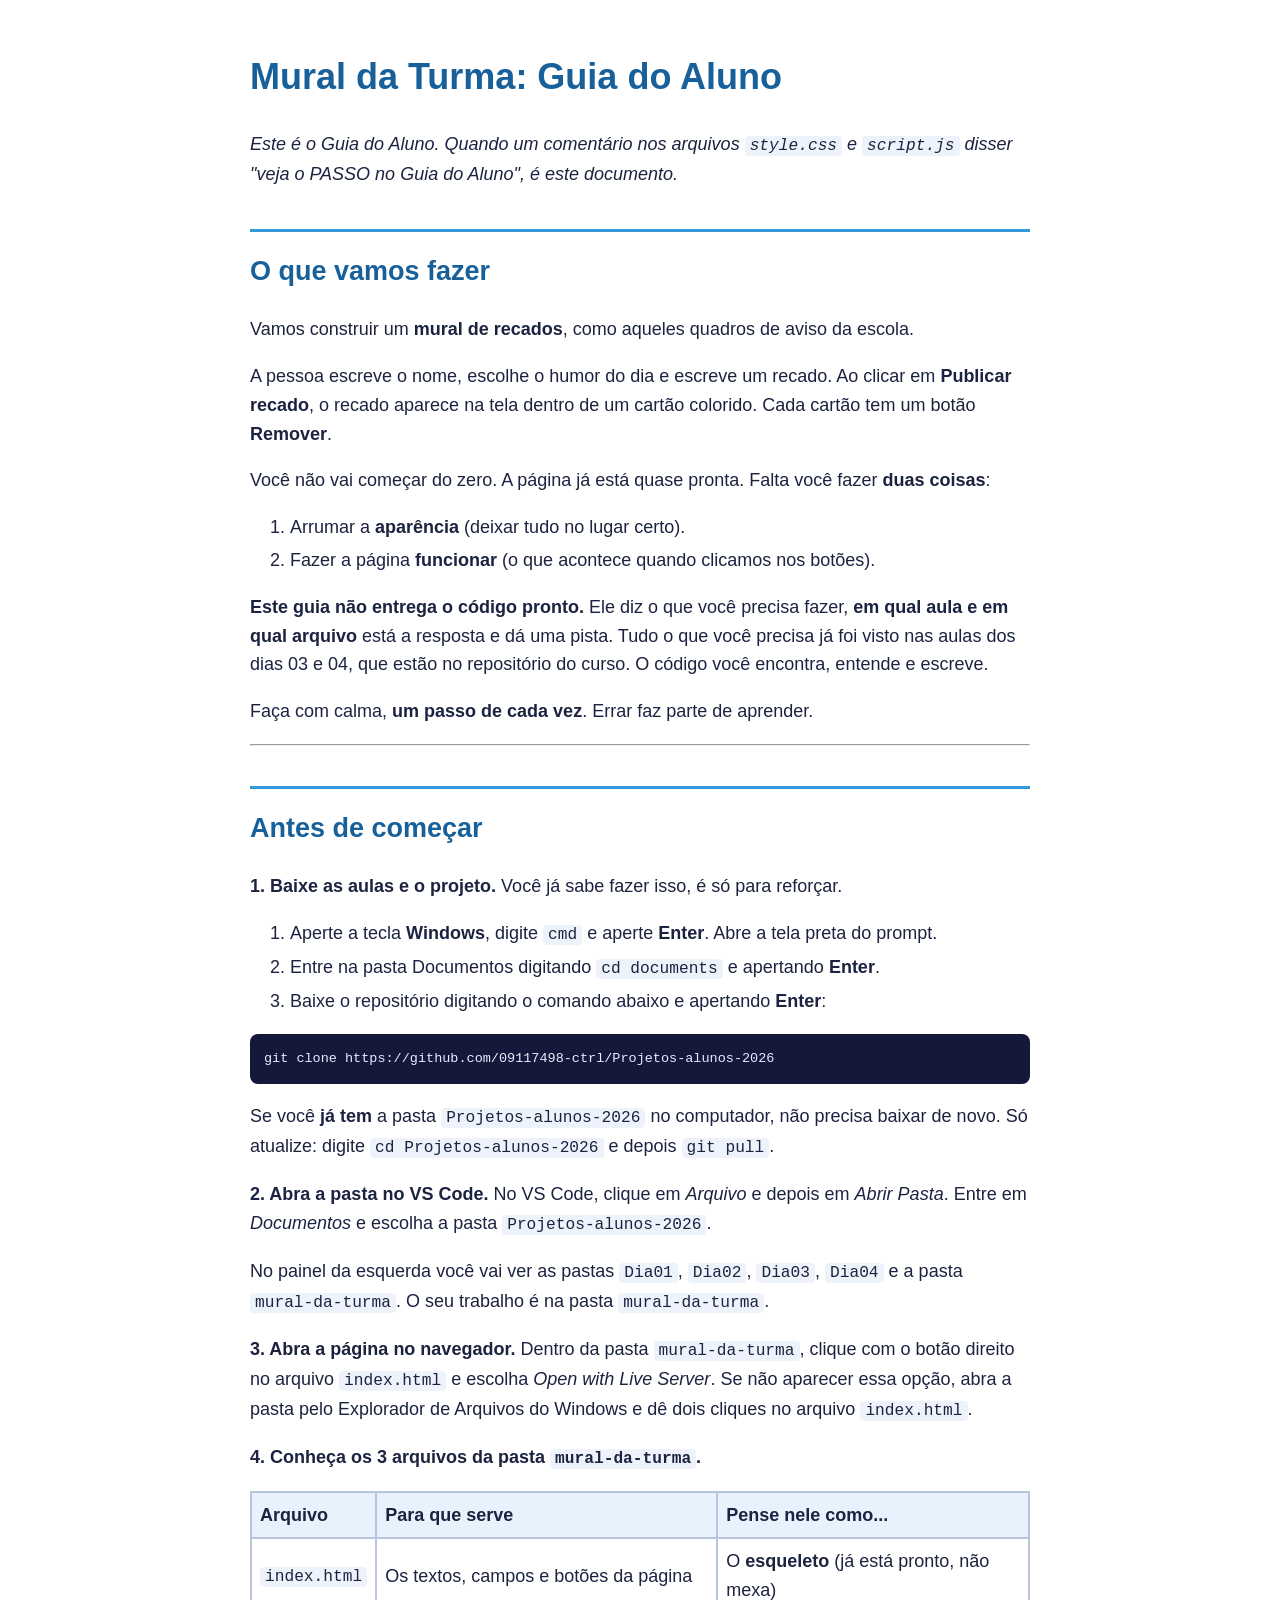
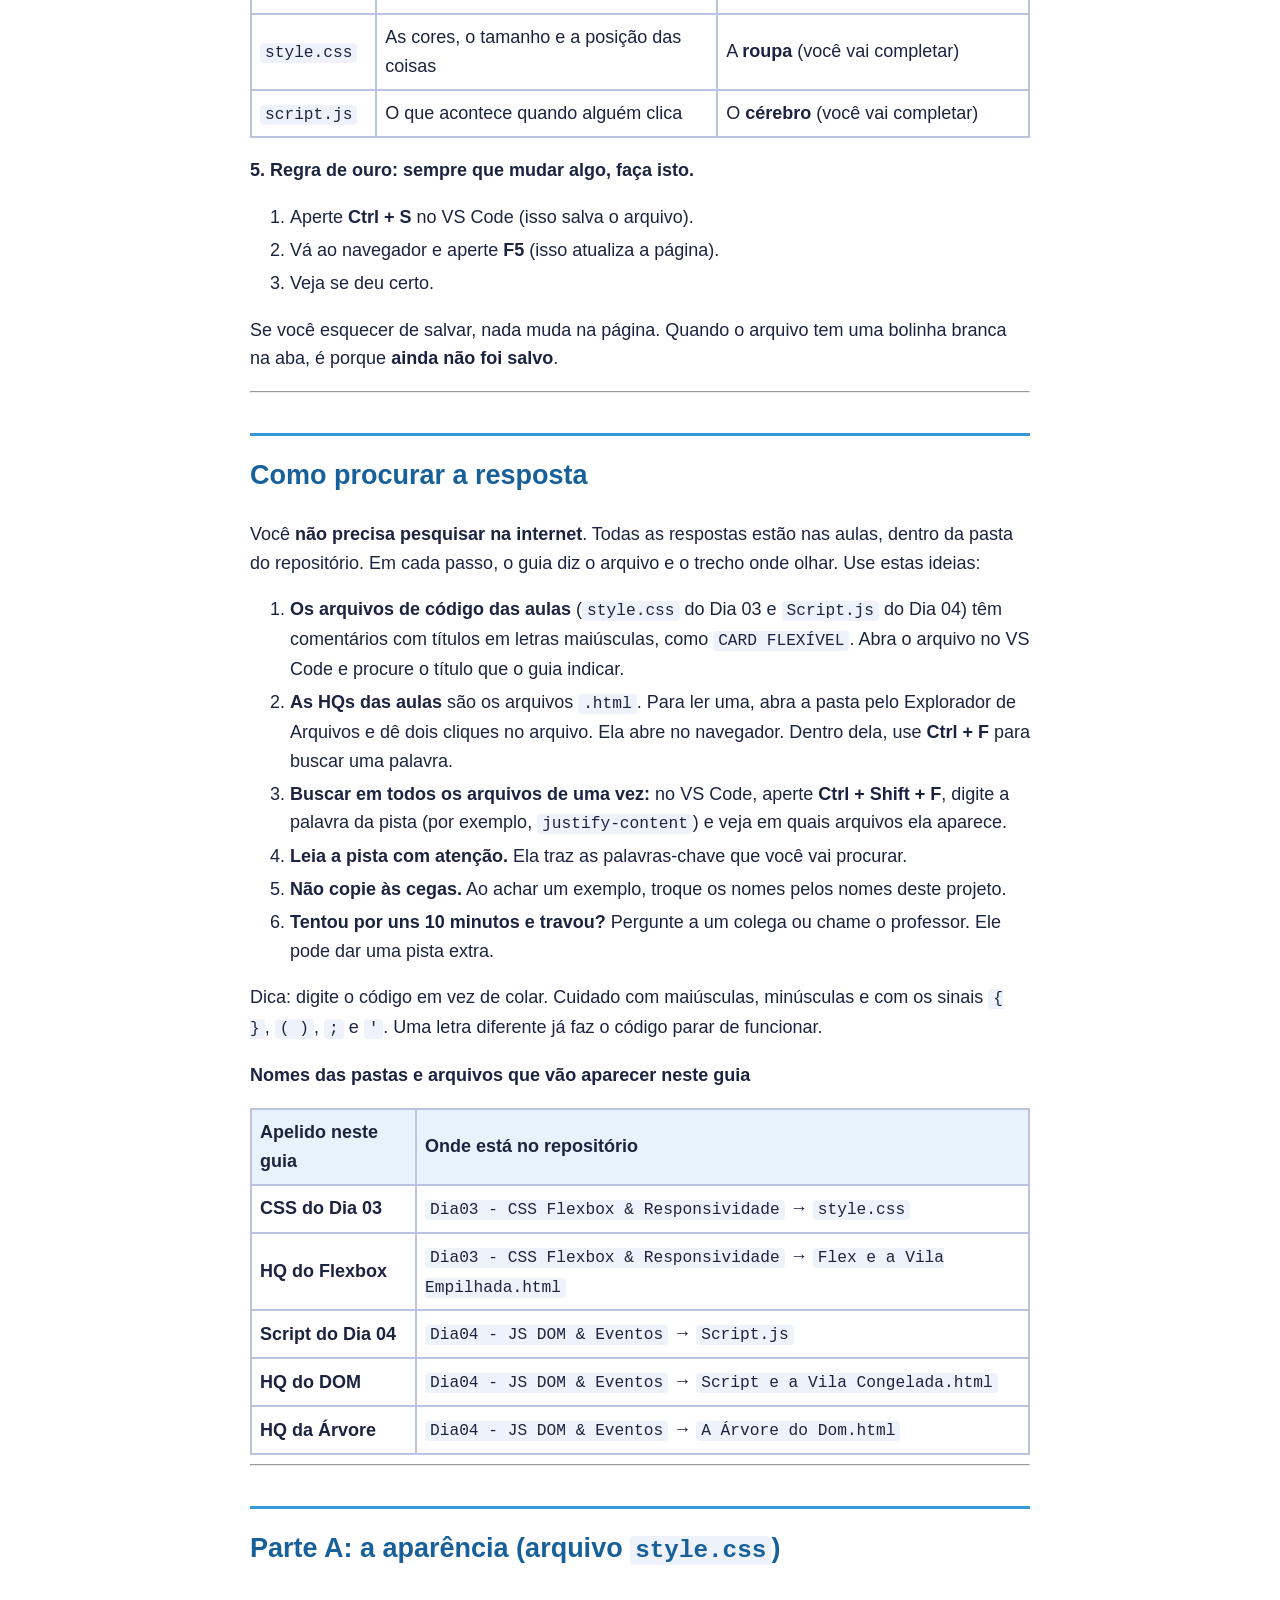
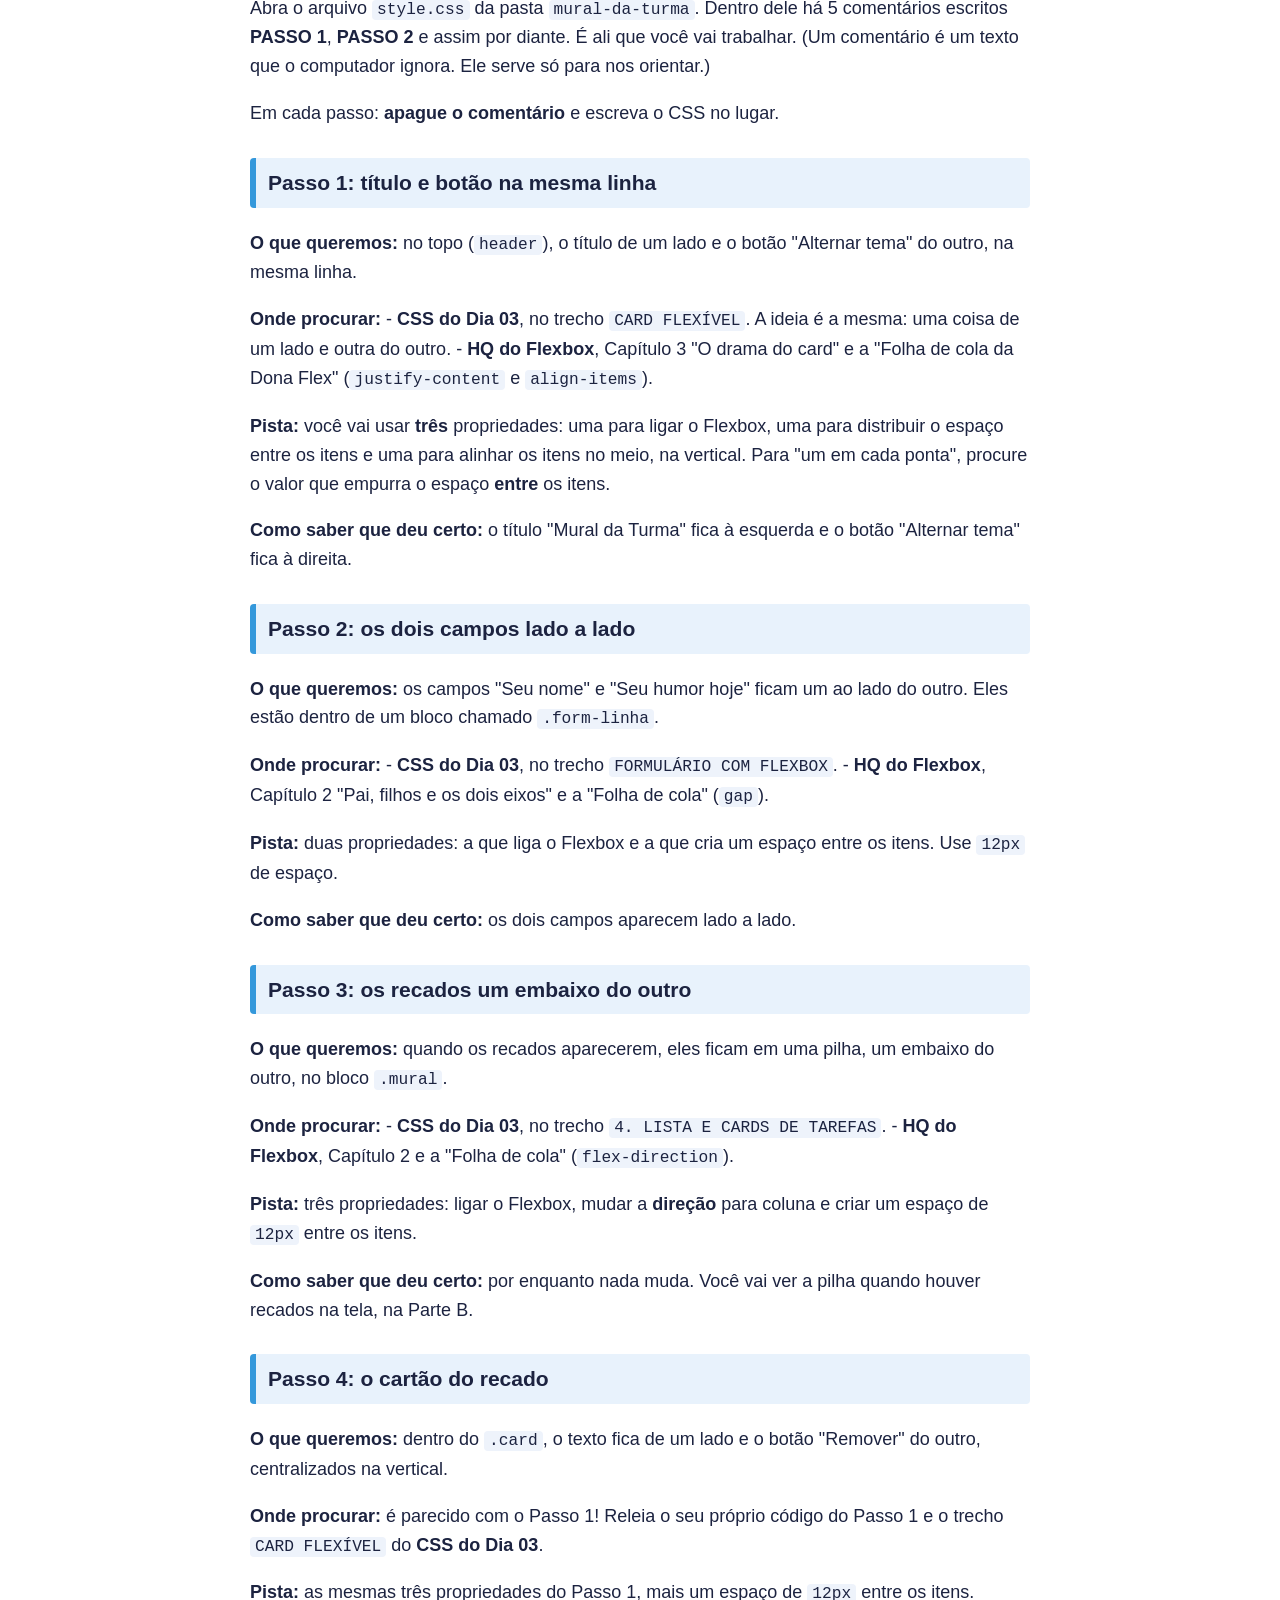
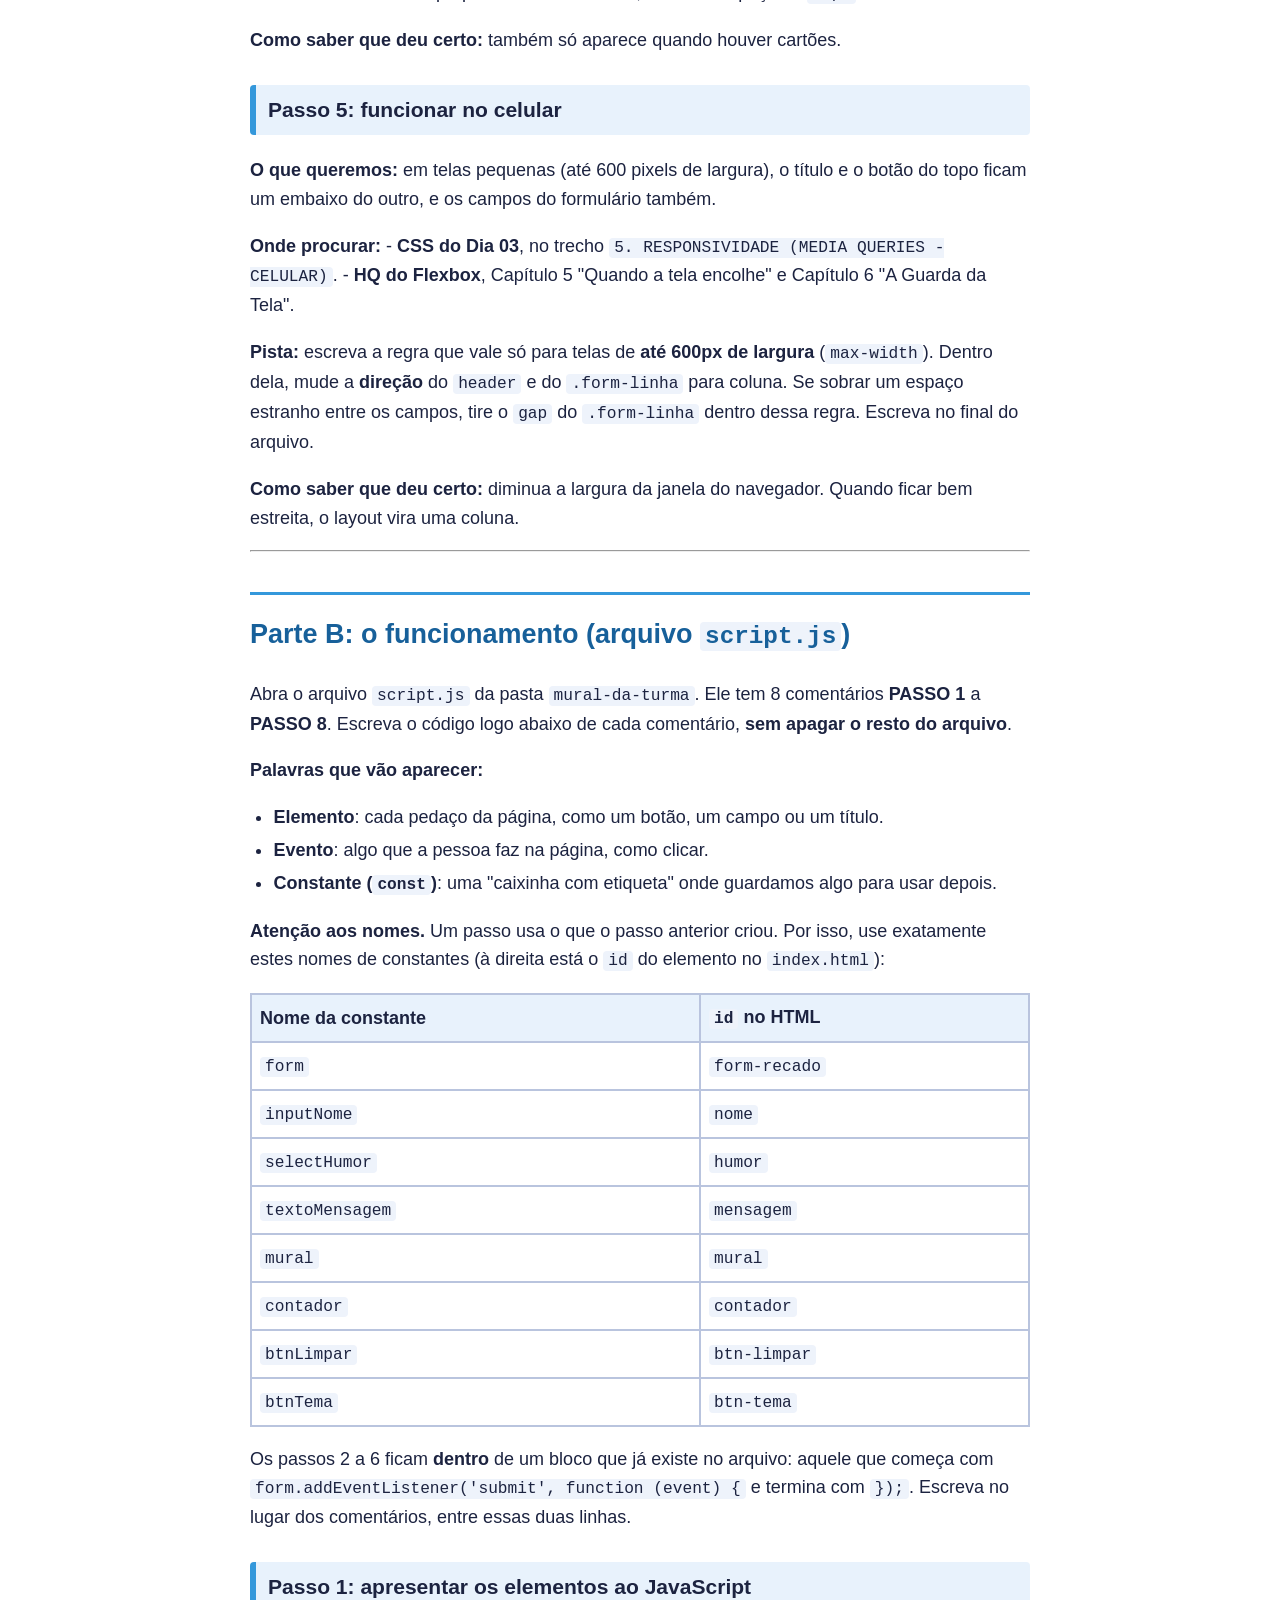
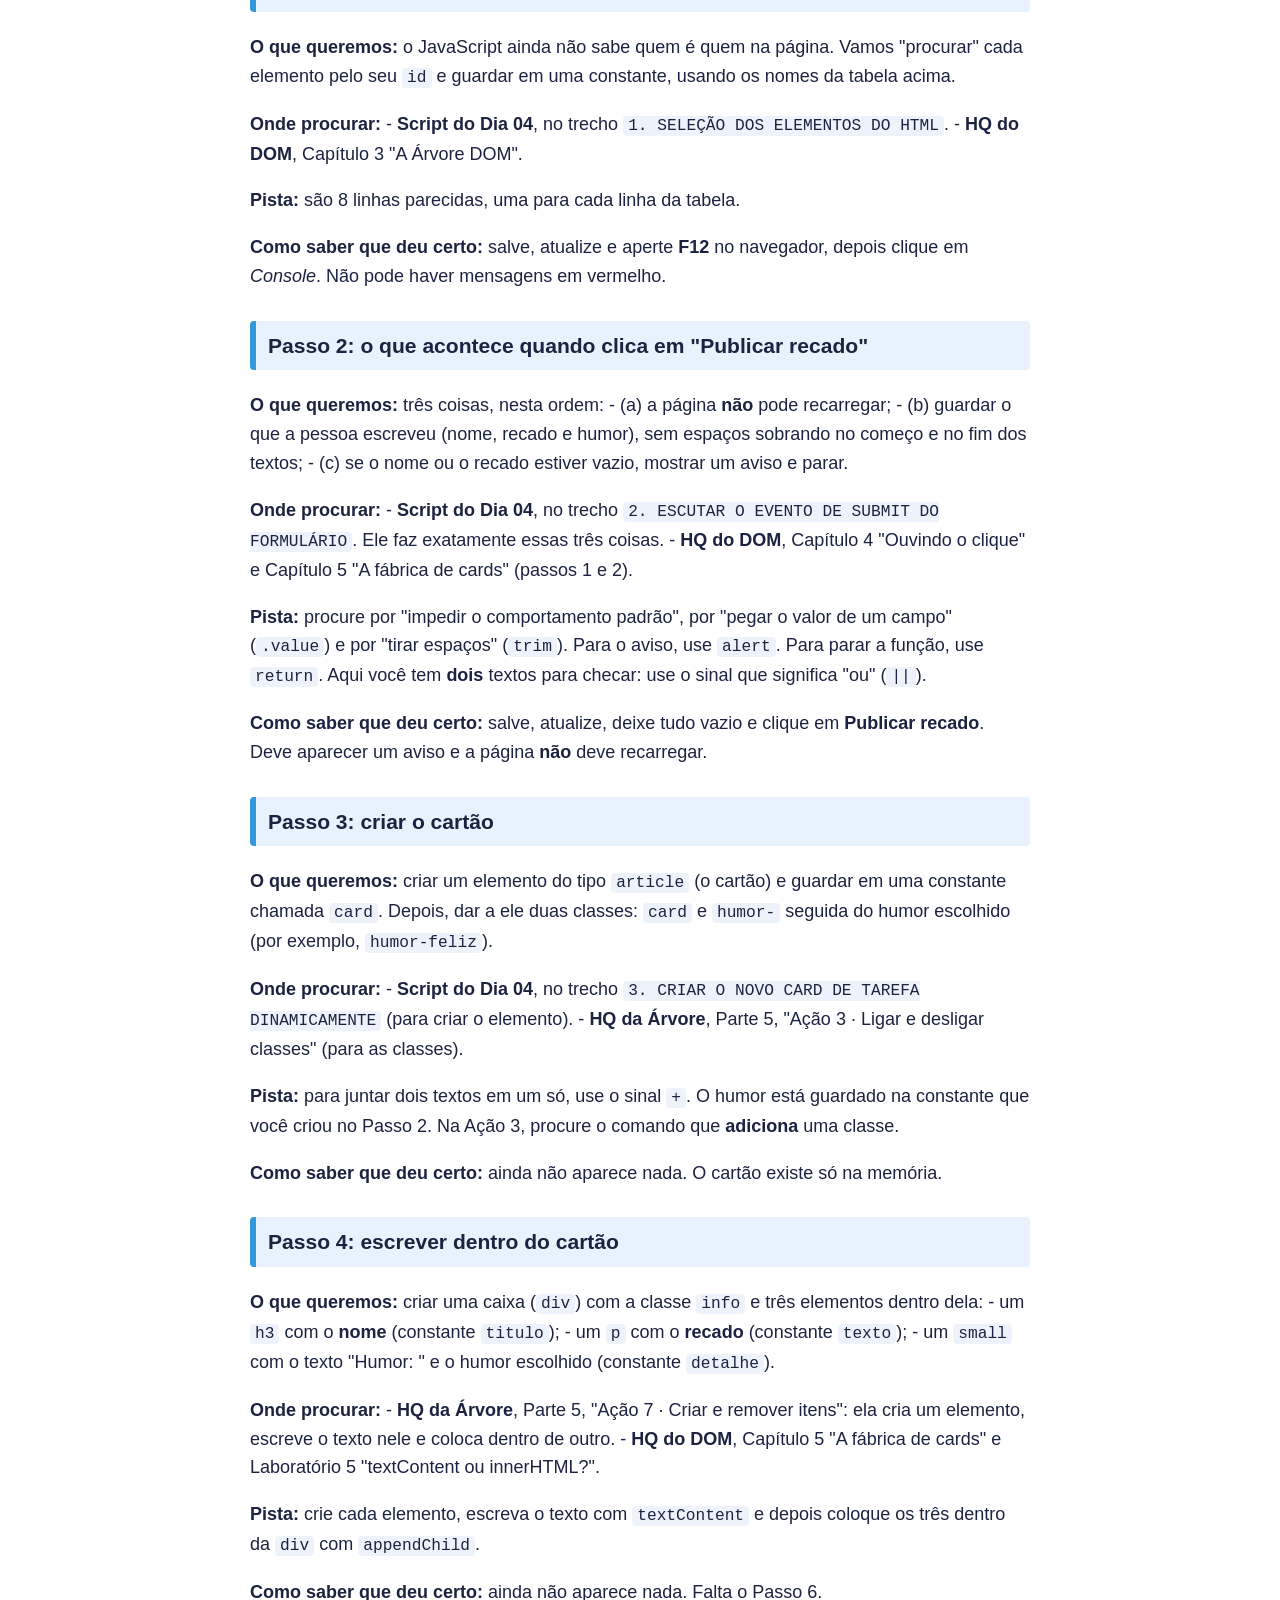
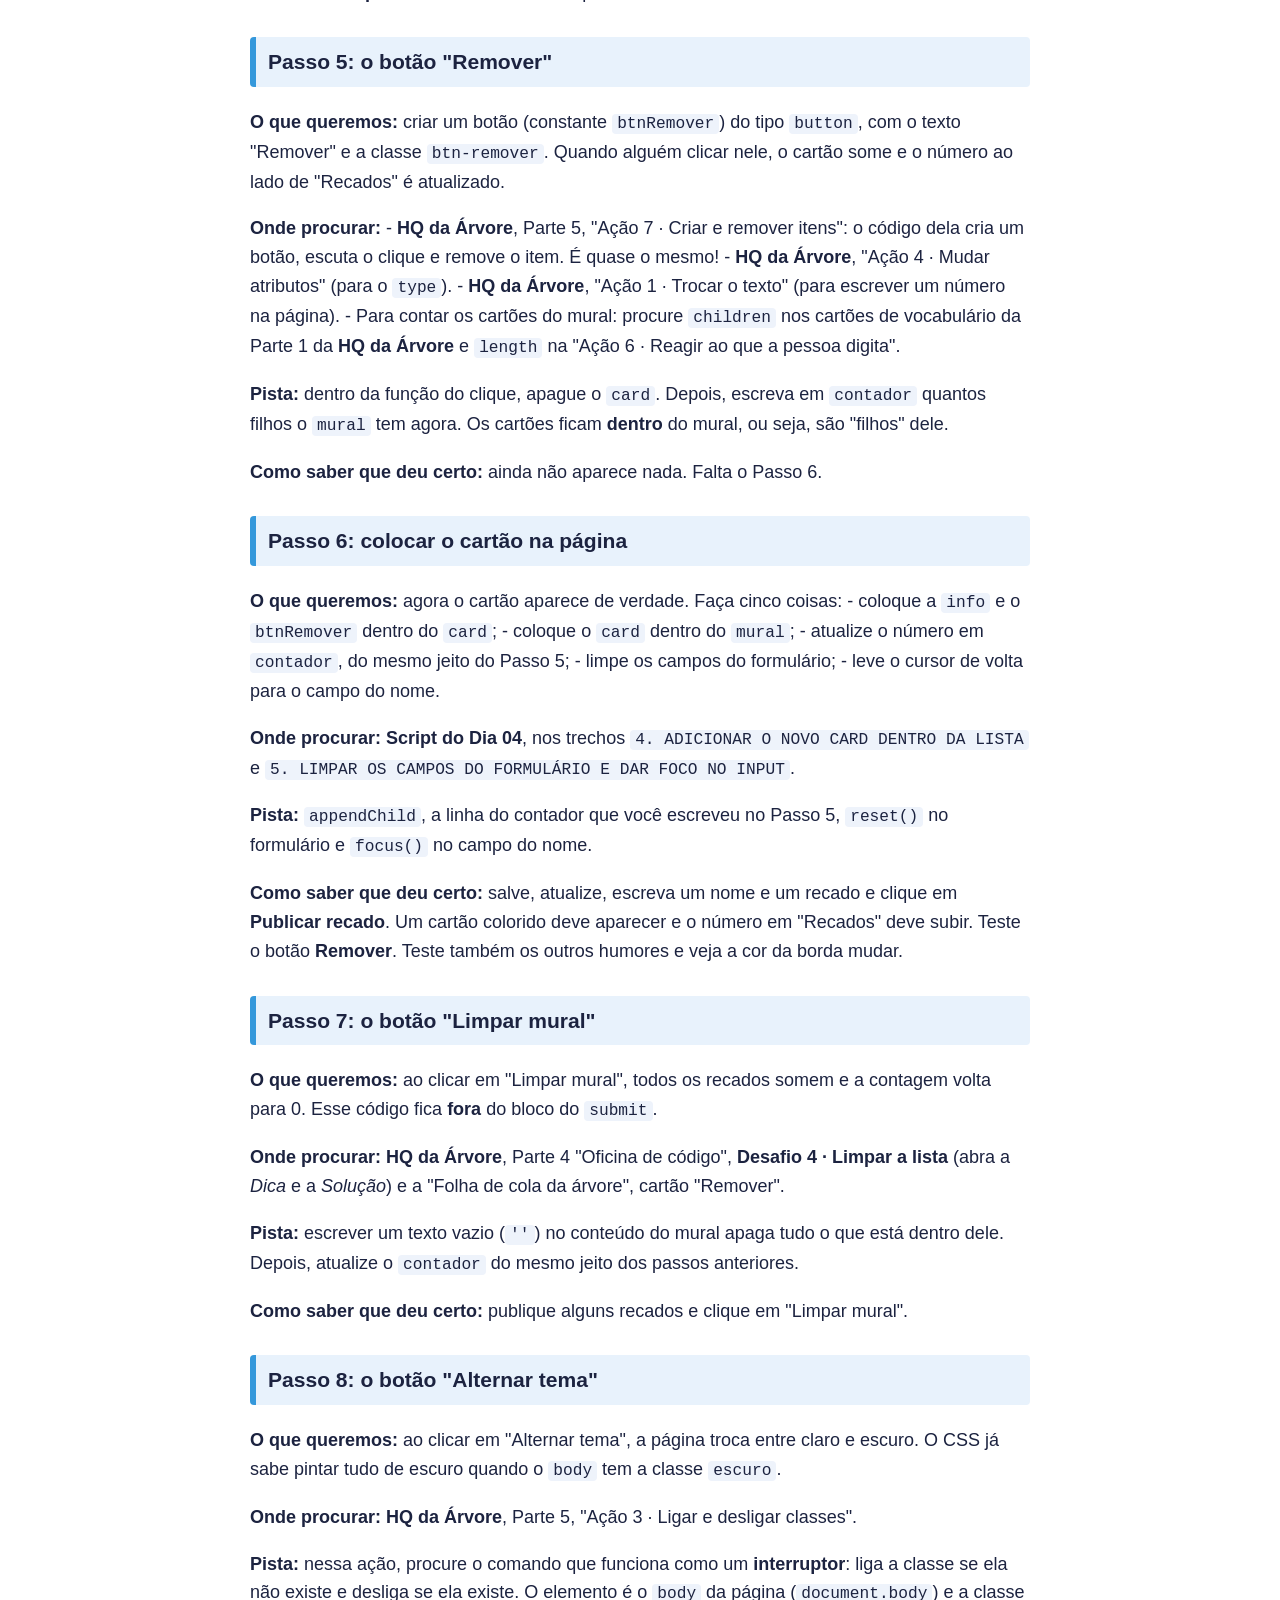
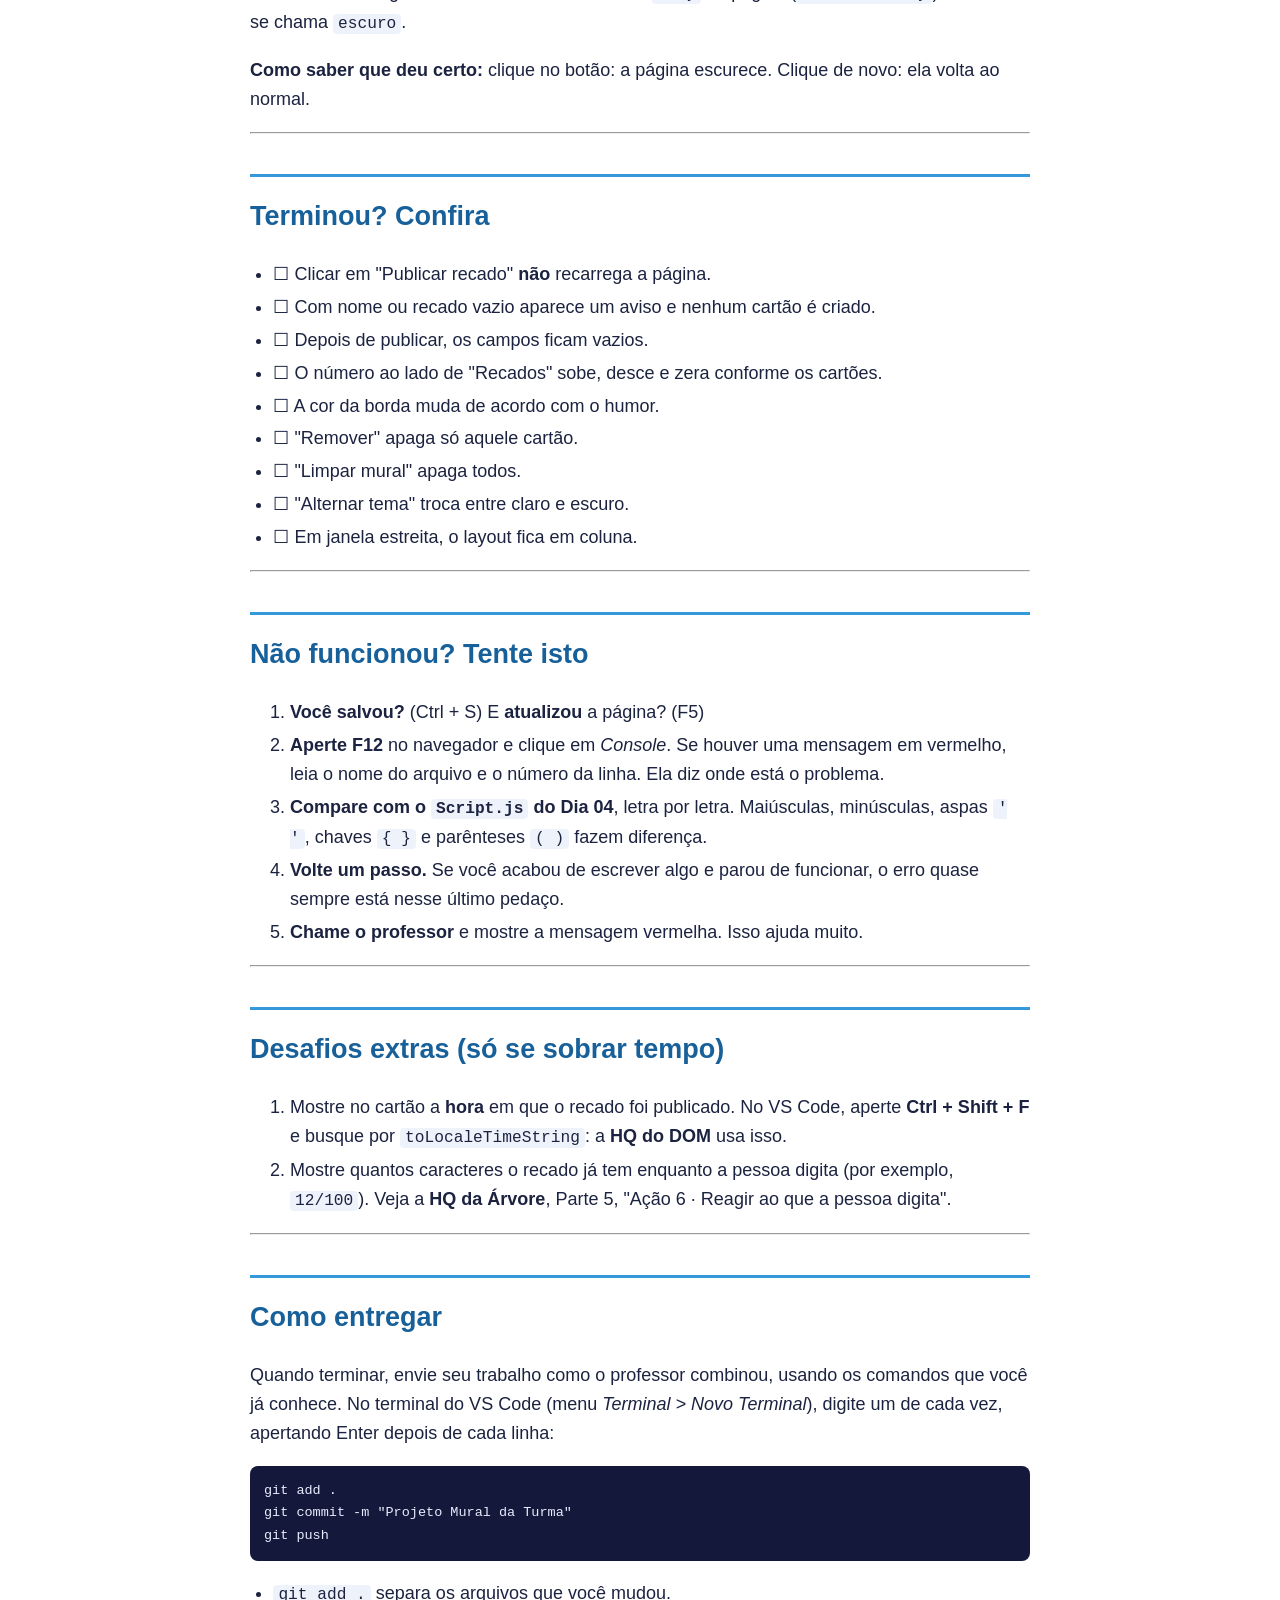
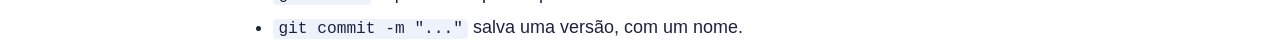
<file: Dia04 - JS DOM & Eventos/mural-da-turma-aluno/mural-da-turma/guia-do-aluno.html>
<!DOCTYPE html>
<html lang="pt-BR"><head><meta charset="UTF-8"><meta name="viewport" content="width=device-width, initial-scale=1.0">
<title>Mural da Turma: Guia do Aluno</title>
<style>
body{font-family:Arial,Helvetica,sans-serif;line-height:1.6;max-width:780px;margin:0 auto;padding:24px 16px 64px;color:#1c2340;background:#fff;font-size:18px}
h1{color:#17609a} h2{border-top:3px solid #3498db;padding-top:18px;margin-top:40px;color:#17609a} h3{margin-top:30px;background:#e8f2fc;padding:8px 12px;border-left:6px solid #3498db;border-radius:4px}
pre{background:#14183a;color:#e8ecff;padding:14px;border-radius:8px;overflow-x:auto;font-size:15px;line-height:1.5}
code{background:#eef3fb;padding:1px 5px;border-radius:4px;font-size:.9em} pre code{background:none;padding:0}
table{border-collapse:collapse;width:100%} td,th{border:2px solid #b9c4de;padding:8px;text-align:left} th{background:#e8f2fc}
ul{padding-left:1.3em} li{margin:4px 0}
</style></head><body>
<h1>Mural da Turma: Guia do Aluno</h1>
<p><em>Este é o </em><em>Guia do Aluno</em><em>. Quando um comentário nos arquivos <code>style.css</code> e <code>script.js</code> disser "veja o PASSO no Guia do Aluno", é este documento.</em></p>
<h2>O que vamos fazer</h2>
<p>Vamos construir um <strong>mural de recados</strong>, como aqueles quadros de aviso da escola.</p>
<p>A pessoa escreve o nome, escolhe o humor do dia e escreve um recado. Ao clicar em <strong>Publicar recado</strong>, o recado aparece na tela dentro de um cartão colorido. Cada cartão tem um botão <strong>Remover</strong>.</p>
<p>Você não vai começar do zero. A página já está quase pronta. Falta você fazer <strong>duas coisas</strong>:</p>
<ol>
<li>Arrumar a <strong>aparência</strong> (deixar tudo no lugar certo).</li>
<li>Fazer a página <strong>funcionar</strong> (o que acontece quando clicamos nos botões).</li>
</ol>
<p><strong>Este guia não entrega o código pronto.</strong> Ele diz o que você precisa fazer, <strong>em qual aula e em qual arquivo</strong> está a resposta e dá uma pista. Tudo o que você precisa já foi visto nas aulas dos dias 03 e 04, que estão no repositório do curso. O código você encontra, entende e escreve.</p>
<p>Faça com calma, <strong>um passo de cada vez</strong>. Errar faz parte de aprender.</p>
<hr />
<h2>Antes de começar</h2>
<p><strong>1. Baixe as aulas e o projeto.</strong>
Você já sabe fazer isso, é só para reforçar.</p>
<ol>
<li>Aperte a tecla <strong>Windows</strong>, digite <code>cmd</code> e aperte <strong>Enter</strong>. Abre a tela preta do prompt.</li>
<li>Entre na pasta Documentos digitando <code>cd documents</code> e apertando <strong>Enter</strong>.</li>
<li>Baixe o repositório digitando o comando abaixo e apertando <strong>Enter</strong>:</li>
</ol>
<pre><code>git clone https://github.com/09117498-ctrl/Projetos-alunos-2026
</code></pre>
<p>Se você <strong>já tem</strong> a pasta <code>Projetos-alunos-2026</code> no computador, não precisa baixar de novo. Só atualize: digite <code>cd Projetos-alunos-2026</code> e depois <code>git pull</code>.</p>
<p><strong>2. Abra a pasta no VS Code.</strong>
No VS Code, clique em <em>Arquivo</em> e depois em <em>Abrir Pasta</em>. Entre em <em>Documentos</em> e escolha a pasta <code>Projetos-alunos-2026</code>.</p>
<p>No painel da esquerda você vai ver as pastas <code>Dia01</code>, <code>Dia02</code>, <code>Dia03</code>, <code>Dia04</code> e a pasta <code>mural-da-turma</code>. O seu trabalho é na pasta <code>mural-da-turma</code>.</p>
<p><strong>3. Abra a página no navegador.</strong>
Dentro da pasta <code>mural-da-turma</code>, clique com o botão direito no arquivo <code>index.html</code> e escolha <em>Open with Live Server</em>. Se não aparecer essa opção, abra a pasta pelo Explorador de Arquivos do Windows e dê dois cliques no arquivo <code>index.html</code>.</p>
<p><strong>4. Conheça os 3 arquivos da pasta <code>mural-da-turma</code>.</strong></p>
<table>
<thead>
<tr>
<th>Arquivo</th>
<th>Para que serve</th>
<th>Pense nele como...</th>
</tr>
</thead>
<tbody>
<tr>
<td><code>index.html</code></td>
<td>Os textos, campos e botões da página</td>
<td>O <strong>esqueleto</strong> (já está pronto, não mexa)</td>
</tr>
<tr>
<td><code>style.css</code></td>
<td>As cores, o tamanho e a posição das coisas</td>
<td>A <strong>roupa</strong> (você vai completar)</td>
</tr>
<tr>
<td><code>script.js</code></td>
<td>O que acontece quando alguém clica</td>
<td>O <strong>cérebro</strong> (você vai completar)</td>
</tr>
</tbody>
</table>
<p><strong>5. Regra de ouro: sempre que mudar algo, faça isto.</strong></p>
<ol>
<li>Aperte <strong>Ctrl + S</strong> no VS Code (isso salva o arquivo).</li>
<li>Vá ao navegador e aperte <strong>F5</strong> (isso atualiza a página).</li>
<li>Veja se deu certo.</li>
</ol>
<p>Se você esquecer de salvar, nada muda na página. Quando o arquivo tem uma bolinha branca na aba, é porque <strong>ainda não foi salvo</strong>.</p>
<hr />
<h2>Como procurar a resposta</h2>
<p>Você <strong>não precisa pesquisar na internet</strong>. Todas as respostas estão nas aulas, dentro da pasta do repositório. Em cada passo, o guia diz o arquivo e o trecho onde olhar. Use estas ideias:</p>
<ol>
<li><strong>Os arquivos de código das aulas</strong> (<code>style.css</code> do Dia 03 e <code>Script.js</code> do Dia 04) têm comentários com títulos em letras maiúsculas, como <code>CARD FLEXÍVEL</code>. Abra o arquivo no VS Code e procure o título que o guia indicar.</li>
<li><strong>As HQs das aulas</strong> são os arquivos <code>.html</code>. Para ler uma, abra a pasta pelo Explorador de Arquivos e dê dois cliques no arquivo. Ela abre no navegador. Dentro dela, use <strong>Ctrl + F</strong> para buscar uma palavra.</li>
<li><strong>Buscar em todos os arquivos de uma vez:</strong> no VS Code, aperte <strong>Ctrl + Shift + F</strong>, digite a palavra da pista (por exemplo, <code>justify-content</code>) e veja em quais arquivos ela aparece.</li>
<li><strong>Leia a pista com atenção.</strong> Ela traz as palavras-chave que você vai procurar.</li>
<li><strong>Não copie às cegas.</strong> Ao achar um exemplo, troque os nomes pelos nomes deste projeto.</li>
<li><strong>Tentou por uns 10 minutos e travou?</strong> Pergunte a um colega ou chame o professor. Ele pode dar uma pista extra.</li>
</ol>
<p>Dica: digite o código em vez de colar. Cuidado com maiúsculas, minúsculas e com os sinais <code>{ }</code>, <code>( )</code>, <code>;</code> e <code>'</code>. Uma letra diferente já faz o código parar de funcionar.</p>
<p><strong>Nomes das pastas e arquivos que vão aparecer neste guia</strong></p>
<table>
<thead>
<tr>
<th>Apelido neste guia</th>
<th>Onde está no repositório</th>
</tr>
</thead>
<tbody>
<tr>
<td><strong>CSS do Dia 03</strong></td>
<td><code>Dia03 - CSS Flexbox &amp; Responsividade</code> → <code>style.css</code></td>
</tr>
<tr>
<td><strong>HQ do Flexbox</strong></td>
<td><code>Dia03 - CSS Flexbox &amp; Responsividade</code> → <code>Flex e a Vila Empilhada.html</code></td>
</tr>
<tr>
<td><strong>Script do Dia 04</strong></td>
<td><code>Dia04 - JS DOM &amp; Eventos</code> → <code>Script.js</code></td>
</tr>
<tr>
<td><strong>HQ do DOM</strong></td>
<td><code>Dia04 - JS DOM &amp; Eventos</code> → <code>Script e a Vila Congelada.html</code></td>
</tr>
<tr>
<td><strong>HQ da Árvore</strong></td>
<td><code>Dia04 - JS DOM &amp; Eventos</code> → <code>A Árvore do Dom.html</code></td>
</tr>
</tbody>
</table>
<hr />
<h2>Parte A: a aparência (arquivo <code>style.css</code>)</h2>
<p>Abra o arquivo <code>style.css</code> da pasta <code>mural-da-turma</code>. Dentro dele há 5 comentários escritos <strong>PASSO 1</strong>, <strong>PASSO 2</strong> e assim por diante. É ali que você vai trabalhar. (Um comentário é um texto que o computador ignora. Ele serve só para nos orientar.)</p>
<p>Em cada passo: <strong>apague o comentário</strong> e escreva o CSS no lugar.</p>
<h3>Passo 1: título e botão na mesma linha</h3>
<p><strong>O que queremos:</strong> no topo (<code>header</code>), o título de um lado e o botão "Alternar tema" do outro, na mesma linha.</p>
<p><strong>Onde procurar:</strong>
- <strong>CSS do Dia 03</strong>, no trecho <code>CARD FLEXÍVEL</code>. A ideia é a mesma: uma coisa de um lado e outra do outro.
- <strong>HQ do Flexbox</strong>, Capítulo 3 "O drama do card" e a "Folha de cola da Dona Flex" (<code>justify-content</code> e <code>align-items</code>).</p>
<p><strong>Pista:</strong> você vai usar <strong>três</strong> propriedades: uma para ligar o Flexbox, uma para distribuir o espaço entre os itens e uma para alinhar os itens no meio, na vertical. Para "um em cada ponta", procure o valor que empurra o espaço <strong>entre</strong> os itens.</p>
<p><strong>Como saber que deu certo:</strong> o título "Mural da Turma" fica à esquerda e o botão "Alternar tema" fica à direita.</p>
<h3>Passo 2: os dois campos lado a lado</h3>
<p><strong>O que queremos:</strong> os campos "Seu nome" e "Seu humor hoje" ficam um ao lado do outro. Eles estão dentro de um bloco chamado <code>.form-linha</code>.</p>
<p><strong>Onde procurar:</strong>
- <strong>CSS do Dia 03</strong>, no trecho <code>FORMULÁRIO COM FLEXBOX</code>.
- <strong>HQ do Flexbox</strong>, Capítulo 2 "Pai, filhos e os dois eixos" e a "Folha de cola" (<code>gap</code>).</p>
<p><strong>Pista:</strong> duas propriedades: a que liga o Flexbox e a que cria um espaço entre os itens. Use <code>12px</code> de espaço.</p>
<p><strong>Como saber que deu certo:</strong> os dois campos aparecem lado a lado.</p>
<h3>Passo 3: os recados um embaixo do outro</h3>
<p><strong>O que queremos:</strong> quando os recados aparecerem, eles ficam em uma pilha, um embaixo do outro, no bloco <code>.mural</code>.</p>
<p><strong>Onde procurar:</strong>
- <strong>CSS do Dia 03</strong>, no trecho <code>4. LISTA E CARDS DE TAREFAS</code>.
- <strong>HQ do Flexbox</strong>, Capítulo 2 e a "Folha de cola" (<code>flex-direction</code>).</p>
<p><strong>Pista:</strong> três propriedades: ligar o Flexbox, mudar a <strong>direção</strong> para coluna e criar um espaço de <code>12px</code> entre os itens.</p>
<p><strong>Como saber que deu certo:</strong> por enquanto nada muda. Você vai ver a pilha quando houver recados na tela, na Parte B.</p>
<h3>Passo 4: o cartão do recado</h3>
<p><strong>O que queremos:</strong> dentro do <code>.card</code>, o texto fica de um lado e o botão "Remover" do outro, centralizados na vertical.</p>
<p><strong>Onde procurar:</strong> é parecido com o Passo 1! Releia o seu próprio código do Passo 1 e o trecho <code>CARD FLEXÍVEL</code> do <strong>CSS do Dia 03</strong>.</p>
<p><strong>Pista:</strong> as mesmas três propriedades do Passo 1, mais um espaço de <code>12px</code> entre os itens.</p>
<p><strong>Como saber que deu certo:</strong> também só aparece quando houver cartões.</p>
<h3>Passo 5: funcionar no celular</h3>
<p><strong>O que queremos:</strong> em telas pequenas (até 600 pixels de largura), o título e o botão do topo ficam um embaixo do outro, e os campos do formulário também.</p>
<p><strong>Onde procurar:</strong>
- <strong>CSS do Dia 03</strong>, no trecho <code>5. RESPONSIVIDADE (MEDIA QUERIES - CELULAR)</code>.
- <strong>HQ do Flexbox</strong>, Capítulo 5 "Quando a tela encolhe" e Capítulo 6 "A Guarda da Tela".</p>
<p><strong>Pista:</strong> escreva a regra que vale só para telas de <strong>até 600px de largura</strong> (<code>max-width</code>). Dentro dela, mude a <strong>direção</strong> do <code>header</code> e do <code>.form-linha</code> para coluna. Se sobrar um espaço estranho entre os campos, tire o <code>gap</code> do <code>.form-linha</code> dentro dessa regra. Escreva no final do arquivo.</p>
<p><strong>Como saber que deu certo:</strong> diminua a largura da janela do navegador. Quando ficar bem estreita, o layout vira uma coluna.</p>
<hr />
<h2>Parte B: o funcionamento (arquivo <code>script.js</code>)</h2>
<p>Abra o arquivo <code>script.js</code> da pasta <code>mural-da-turma</code>. Ele tem 8 comentários <strong>PASSO 1</strong> a <strong>PASSO 8</strong>. Escreva o código logo abaixo de cada comentário, <strong>sem apagar o resto do arquivo</strong>.</p>
<p><strong>Palavras que vão aparecer:</strong></p>
<ul>
<li><strong>Elemento</strong>: cada pedaço da página, como um botão, um campo ou um título.</li>
<li><strong>Evento</strong>: algo que a pessoa faz na página, como clicar.</li>
<li><strong>Constante (<code>const</code>)</strong>: uma "caixinha com etiqueta" onde guardamos algo para usar depois.</li>
</ul>
<p><strong>Atenção aos nomes.</strong> Um passo usa o que o passo anterior criou. Por isso, use exatamente estes nomes de constantes (à direita está o <code>id</code> do elemento no <code>index.html</code>):</p>
<table>
<thead>
<tr>
<th>Nome da constante</th>
<th><code>id</code> no HTML</th>
</tr>
</thead>
<tbody>
<tr>
<td><code>form</code></td>
<td><code>form-recado</code></td>
</tr>
<tr>
<td><code>inputNome</code></td>
<td><code>nome</code></td>
</tr>
<tr>
<td><code>selectHumor</code></td>
<td><code>humor</code></td>
</tr>
<tr>
<td><code>textoMensagem</code></td>
<td><code>mensagem</code></td>
</tr>
<tr>
<td><code>mural</code></td>
<td><code>mural</code></td>
</tr>
<tr>
<td><code>contador</code></td>
<td><code>contador</code></td>
</tr>
<tr>
<td><code>btnLimpar</code></td>
<td><code>btn-limpar</code></td>
</tr>
<tr>
<td><code>btnTema</code></td>
<td><code>btn-tema</code></td>
</tr>
</tbody>
</table>
<p>Os passos 2 a 6 ficam <strong>dentro</strong> de um bloco que já existe no arquivo: aquele que começa com <code>form.addEventListener('submit', function (event) {</code> e termina com <code>});</code>. Escreva no lugar dos comentários, entre essas duas linhas.</p>
<h3>Passo 1: apresentar os elementos ao JavaScript</h3>
<p><strong>O que queremos:</strong> o JavaScript ainda não sabe quem é quem na página. Vamos "procurar" cada elemento pelo seu <code>id</code> e guardar em uma constante, usando os nomes da tabela acima.</p>
<p><strong>Onde procurar:</strong>
- <strong>Script do Dia 04</strong>, no trecho <code>1. SELEÇÃO DOS ELEMENTOS DO HTML</code>.
- <strong>HQ do DOM</strong>, Capítulo 3 "A Árvore DOM".</p>
<p><strong>Pista:</strong> são 8 linhas parecidas, uma para cada linha da tabela.</p>
<p><strong>Como saber que deu certo:</strong> salve, atualize e aperte <strong>F12</strong> no navegador, depois clique em <em>Console</em>. Não pode haver mensagens em vermelho.</p>
<h3>Passo 2: o que acontece quando clica em "Publicar recado"</h3>
<p><strong>O que queremos:</strong> três coisas, nesta ordem:
- (a) a página <strong>não</strong> pode recarregar;
- (b) guardar o que a pessoa escreveu (nome, recado e humor), sem espaços sobrando no começo e no fim dos textos;
- (c) se o nome ou o recado estiver vazio, mostrar um aviso e parar.</p>
<p><strong>Onde procurar:</strong>
- <strong>Script do Dia 04</strong>, no trecho <code>2. ESCUTAR O EVENTO DE SUBMIT DO FORMULÁRIO</code>. Ele faz exatamente essas três coisas.
- <strong>HQ do DOM</strong>, Capítulo 4 "Ouvindo o clique" e Capítulo 5 "A fábrica de cards" (passos 1 e 2).</p>
<p><strong>Pista:</strong> procure por "impedir o comportamento padrão", por "pegar o valor de um campo" (<code>.value</code>) e por "tirar espaços" (<code>trim</code>). Para o aviso, use <code>alert</code>. Para parar a função, use <code>return</code>. Aqui você tem <strong>dois</strong> textos para checar: use o sinal que significa "ou" (<code>||</code>).</p>
<p><strong>Como saber que deu certo:</strong> salve, atualize, deixe tudo vazio e clique em <strong>Publicar recado</strong>. Deve aparecer um aviso e a página <strong>não</strong> deve recarregar.</p>
<h3>Passo 3: criar o cartão</h3>
<p><strong>O que queremos:</strong> criar um elemento do tipo <code>article</code> (o cartão) e guardar em uma constante chamada <code>card</code>. Depois, dar a ele duas classes: <code>card</code> e <code>humor-</code> seguida do humor escolhido (por exemplo, <code>humor-feliz</code>).</p>
<p><strong>Onde procurar:</strong>
- <strong>Script do Dia 04</strong>, no trecho <code>3. CRIAR O NOVO CARD DE TAREFA DINAMICAMENTE</code> (para criar o elemento).
- <strong>HQ da Árvore</strong>, Parte 5, "Ação 3 · Ligar e desligar classes" (para as classes).</p>
<p><strong>Pista:</strong> para juntar dois textos em um só, use o sinal <code>+</code>. O humor está guardado na constante que você criou no Passo 2. Na Ação 3, procure o comando que <strong>adiciona</strong> uma classe.</p>
<p><strong>Como saber que deu certo:</strong> ainda não aparece nada. O cartão existe só na memória.</p>
<h3>Passo 4: escrever dentro do cartão</h3>
<p><strong>O que queremos:</strong> criar uma caixa (<code>div</code>) com a classe <code>info</code> e três elementos dentro dela:
- um <code>h3</code> com o <strong>nome</strong> (constante <code>titulo</code>);
- um <code>p</code> com o <strong>recado</strong> (constante <code>texto</code>);
- um <code>small</code> com o texto "Humor: " e o humor escolhido (constante <code>detalhe</code>).</p>
<p><strong>Onde procurar:</strong>
- <strong>HQ da Árvore</strong>, Parte 5, "Ação 7 · Criar e remover itens": ela cria um elemento, escreve o texto nele e coloca dentro de outro.
- <strong>HQ do DOM</strong>, Capítulo 5 "A fábrica de cards" e Laboratório 5 "textContent ou innerHTML?".</p>
<p><strong>Pista:</strong> crie cada elemento, escreva o texto com <code>textContent</code> e depois coloque os três dentro da <code>div</code> com <code>appendChild</code>.</p>
<p><strong>Como saber que deu certo:</strong> ainda não aparece nada. Falta o Passo 6.</p>
<h3>Passo 5: o botão "Remover"</h3>
<p><strong>O que queremos:</strong> criar um botão (constante <code>btnRemover</code>) do tipo <code>button</code>, com o texto "Remover" e a classe <code>btn-remover</code>. Quando alguém clicar nele, o cartão some e o número ao lado de "Recados" é atualizado.</p>
<p><strong>Onde procurar:</strong>
- <strong>HQ da Árvore</strong>, Parte 5, "Ação 7 · Criar e remover itens": o código dela cria um botão, escuta o clique e remove o item. É quase o mesmo!
- <strong>HQ da Árvore</strong>, "Ação 4 · Mudar atributos" (para o <code>type</code>).
- <strong>HQ da Árvore</strong>, "Ação 1 · Trocar o texto" (para escrever um número na página).
- Para contar os cartões do mural: procure <code>children</code> nos cartões de vocabulário da Parte 1 da <strong>HQ da Árvore</strong> e <code>length</code> na "Ação 6 · Reagir ao que a pessoa digita".</p>
<p><strong>Pista:</strong> dentro da função do clique, apague o <code>card</code>. Depois, escreva em <code>contador</code> quantos filhos o <code>mural</code> tem agora. Os cartões ficam <strong>dentro</strong> do mural, ou seja, são "filhos" dele.</p>
<p><strong>Como saber que deu certo:</strong> ainda não aparece nada. Falta o Passo 6.</p>
<h3>Passo 6: colocar o cartão na página</h3>
<p><strong>O que queremos:</strong> agora o cartão aparece de verdade. Faça cinco coisas:
- coloque a <code>info</code> e o <code>btnRemover</code> dentro do <code>card</code>;
- coloque o <code>card</code> dentro do <code>mural</code>;
- atualize o número em <code>contador</code>, do mesmo jeito do Passo 5;
- limpe os campos do formulário;
- leve o cursor de volta para o campo do nome.</p>
<p><strong>Onde procurar:</strong> <strong>Script do Dia 04</strong>, nos trechos <code>4. ADICIONAR O NOVO CARD DENTRO DA LISTA</code> e <code>5. LIMPAR OS CAMPOS DO FORMULÁRIO E DAR FOCO NO INPUT</code>.</p>
<p><strong>Pista:</strong> <code>appendChild</code>, a linha do contador que você escreveu no Passo 5, <code>reset()</code> no formulário e <code>focus()</code> no campo do nome.</p>
<p><strong>Como saber que deu certo:</strong> salve, atualize, escreva um nome e um recado e clique em <strong>Publicar recado</strong>. Um cartão colorido deve aparecer e o número em "Recados" deve subir. Teste o botão <strong>Remover</strong>. Teste também os outros humores e veja a cor da borda mudar.</p>
<h3>Passo 7: o botão "Limpar mural"</h3>
<p><strong>O que queremos:</strong> ao clicar em "Limpar mural", todos os recados somem e a contagem volta para 0. Esse código fica <strong>fora</strong> do bloco do <code>submit</code>.</p>
<p><strong>Onde procurar:</strong> <strong>HQ da Árvore</strong>, Parte 4 "Oficina de código", <strong>Desafio 4 · Limpar a lista</strong> (abra a <em>Dica</em> e a <em>Solução</em>) e a "Folha de cola da árvore", cartão "Remover".</p>
<p><strong>Pista:</strong> escrever um texto vazio (<code>''</code>) no conteúdo do mural apaga tudo o que está dentro dele. Depois, atualize o <code>contador</code> do mesmo jeito dos passos anteriores.</p>
<p><strong>Como saber que deu certo:</strong> publique alguns recados e clique em "Limpar mural".</p>
<h3>Passo 8: o botão "Alternar tema"</h3>
<p><strong>O que queremos:</strong> ao clicar em "Alternar tema", a página troca entre claro e escuro. O CSS já sabe pintar tudo de escuro quando o <code>body</code> tem a classe <code>escuro</code>.</p>
<p><strong>Onde procurar:</strong> <strong>HQ da Árvore</strong>, Parte 5, "Ação 3 · Ligar e desligar classes".</p>
<p><strong>Pista:</strong> nessa ação, procure o comando que funciona como um <strong>interruptor</strong>: liga a classe se ela não existe e desliga se ela existe. O elemento é o <code>body</code> da página (<code>document.body</code>) e a classe se chama <code>escuro</code>.</p>
<p><strong>Como saber que deu certo:</strong> clique no botão: a página escurece. Clique de novo: ela volta ao normal.</p>
<hr />
<h2>Terminou? Confira</h2>
<ul>
<li>&#9744; Clicar em "Publicar recado" <strong>não</strong> recarrega a página.</li>
<li>&#9744; Com nome ou recado vazio aparece um aviso e nenhum cartão é criado.</li>
<li>&#9744; Depois de publicar, os campos ficam vazios.</li>
<li>&#9744; O número ao lado de "Recados" sobe, desce e zera conforme os cartões.</li>
<li>&#9744; A cor da borda muda de acordo com o humor.</li>
<li>&#9744; "Remover" apaga só aquele cartão.</li>
<li>&#9744; "Limpar mural" apaga todos.</li>
<li>&#9744; "Alternar tema" troca entre claro e escuro.</li>
<li>&#9744; Em janela estreita, o layout fica em coluna.</li>
</ul>
<hr />
<h2>Não funcionou? Tente isto</h2>
<ol>
<li><strong>Você salvou?</strong> (Ctrl + S) E <strong>atualizou</strong> a página? (F5)</li>
<li><strong>Aperte F12</strong> no navegador e clique em <em>Console</em>. Se houver uma mensagem em vermelho, leia o nome do arquivo e o número da linha. Ela diz onde está o problema.</li>
<li><strong>Compare com o <code>Script.js</code> do Dia 04</strong>, letra por letra. Maiúsculas, minúsculas, aspas <code>' '</code>, chaves <code>{ }</code> e parênteses <code>( )</code> fazem diferença.</li>
<li><strong>Volte um passo.</strong> Se você acabou de escrever algo e parou de funcionar, o erro quase sempre está nesse último pedaço.</li>
<li><strong>Chame o professor</strong> e mostre a mensagem vermelha. Isso ajuda muito.</li>
</ol>
<hr />
<h2>Desafios extras (só se sobrar tempo)</h2>
<ol>
<li>Mostre no cartão a <strong>hora</strong> em que o recado foi publicado. No VS Code, aperte <strong>Ctrl + Shift + F</strong> e busque por <code>toLocaleTimeString</code>: a <strong>HQ do DOM</strong> usa isso.</li>
<li>Mostre quantos caracteres o recado já tem enquanto a pessoa digita (por exemplo, <code>12/100</code>). Veja a <strong>HQ da Árvore</strong>, Parte 5, "Ação 6 · Reagir ao que a pessoa digita".</li>
</ol>
<hr />
<h2>Como entregar</h2>
<p>Quando terminar, envie seu trabalho como o professor combinou, usando os comandos que você já conhece. No terminal do VS Code (menu <em>Terminal &gt; Novo Terminal</em>), digite um de cada vez, apertando Enter depois de cada linha:</p>
<pre><code>git add .
git commit -m &quot;Projeto Mural da Turma&quot;
git push
</code></pre>
<ul>
<li><code>git add .</code> separa os arquivos que você mudou.</li>
<li><code>git commit -m "..."</code> salva uma versão, com um nome.</li>
<li><code>git push</code> envia para o GitHub.</li>
</ul></body></html>
</file>
<file: Dia02 - CSS3_Básico_e_Box_Model/style.css>
/* 1. RESET BÁSICO E CONFIGURAÇÕES GERAIS */
* {
  margin: 0;
  padding: 0;
  box-sizing: border-box; /* Garante que padding e border não alterem o tamanho final dos elementos */
  font-family: 'Segoe UI', Tahoma, Geneva, Verdana, sans-serif;
}

body {
  background-color: #f4f6f9;
  color: #333333;
  padding: 20px;
}

/* 2. CABEÇALHO DA APLICAÇÃO */
header {
  text-align: center;
  margin-bottom: 30px;
  background-color: #2c3e50;
  color: #ffffff;
  padding: 25px;
  border-radius: 8px;
}

header h1 {
  font-size: 2rem;
  margin-bottom: 8px;
}

/* 3. ESTRUTURA DO FORMULÁRIO DE CADASTRO */
section {
  background-color: #ffffff;
  padding: 20px;
  border-radius: 8px;
  border: 1px solid #e0e0e0;
  margin-bottom: 25px;
}

h2 {
  font-size: 1.3rem;
  color: #2c3e50;
  margin-bottom: 15px;
}

/* Espaçamento entre os campos do formulário */
form div {
  margin-bottom: 15px;
}

label {
  display: block;
  font-weight: bold;
  margin-bottom: 5px;
}

input[type="text"],
select {
  width: 100%;
  padding: 10px;
  border: 1px solid #cccccc;
  border-radius: 5px;
  font-size: 1rem;
}

/* Estilo do Botão Principal */
button[type="submit"] {
  background-color: #27ae60;
  color: white;
  border: none;
  padding: 12px 20px;
  font-size: 1rem;
  border-radius: 5px;
  cursor: pointer;
}

/* 4. CARDS DE TAREFAS (MODELO VISUAL DO LISTAR) */
article {
  background-color: #f8f9fa;
  border-left: 5px solid #3498db; /* Destaque visual na lateral */
  padding: 15px;
  margin-bottom: 15px;
  border-radius: 5px;
}

article h3 {
  margin-bottom: 8px;
  color: #2c3e50;
}

article p {
  font-size: 0.95rem;
  margin-bottom: 5px;
}

/* Botões dos Cards (Concluir e Excluir) */
article button {
  padding: 6px 12px;
  border: none;
  border-radius: 4px;
  cursor: pointer;
  margin-right: 5px;
  margin-top: 10px;
}

/* Usaremos classes para diferenciar as cores dos botões */
.btn-concluir {
  background-color: #2980b9;
  color: white;
}

.btn-excluir {
  background-color: #e74c3c;
  color: white;
}

/* 5. RODAPÉ */
footer {
  text-align: center;
  margin-top: 30px;
  font-size: 0.85rem;
  color: #7f8c8d;
}<link rel="stylesheet" href="style.css">
</file>
<file: Dia03 - CSS Flexbox & Responsividade/style.css>
/* ============================================================
   1. RESET E ESTILOS GERAIS
   ============================================================ */
* {
  margin: 0;
  padding: 0;
  box-sizing: border-box;
  font-family: 'Segoe UI', Tahoma, Geneva, Verdana, sans-serif;
}

body {
  background-color: #f4f6f9;
  color: #333333;
  padding: 20px;
}

/* ============================================================
   2. CABEÇALHO
   ============================================================ */
header {
  text-align: center;
  margin-bottom: 25px;
  background-color: #2c3e50;
  color: #ffffff;
  padding: 25px;
  border-radius: 8px;
}

header h1 {
  font-size: 2rem;
  margin-bottom: 8px;
}

/* ============================================================
   3. SEÇÕES E FORMULÁRIO (EVOLUÇÃO FLEXBOX)
   ============================================================ */
section {
  background-color: #ffffff;
  padding: 20px;
  border-radius: 8px;
  border: 1px solid #e0e0e0;
  margin-bottom: 25px;
}

h2 {
  font-size: 1.3rem;
  color: #2c3e50;
  margin-bottom: 15px;
}

/* FORMULÁRIO COM FLEXBOX: Coloca os campos e o botão lado a lado */
form {
  display: flex;
  gap: 15px;
  align-items: flex-end; /* Alinha a base dos campos com o botão */
  flex-wrap: wrap; /* Quebra linha suavemente em telas menores */
}

/* Faz os grupos de input ocuparem espaço proporcional */
form > div {
  flex: 1;
  min-width: 200px;
}

label {
  display: block;
  font-weight: bold;
  margin-bottom: 5px;
  font-size: 0.9rem;
}

input[type="text"],
select {
  width: 100%;
  padding: 10px;
  border: 1px solid #cccccc;
  border-radius: 5px;
  font-size: 1rem;
}

/* BOTÃO DE CADASTRAR */
button[type="submit"] {
  background-color: #27ae60;
  color: white;
  border: none;
  padding: 11px 20px;
  font-size: 1rem;
  border-radius: 5px;
  cursor: pointer;
  font-weight: bold;
  height: 42px; /* Mantém a mesma altura dos inputs */
}

button[type="submit"]:hover {
  background-color: #219150;
}

/* ============================================================
   4. LISTA E CARDS DE TAREFAS (EVOLUÇÃO FLEXBOX)
   ============================================================ */
#lista-tarefas {
  display: flex;
  flex-direction: column;
  gap: 15px;
}

/* CARD FLEXÍVEL: Separa as informações (esquerda) das ações (direita) */
article {
  background-color: #f8f9fa;
  border-left: 5px solid #3498db;
  padding: 15px 20px;
  border-radius: 6px;
  
  display: flex;
  justify-content: space-between;
  align-items: center;
}

article h3 {
  margin-bottom: 5px;
  color: #2c3e50;
}

article p {
  font-size: 0.9rem;
  color: #555555;
}

/* CONTAINER DOS BOTÕES DO CARD */
article .acoes {
  display: flex;
  gap: 8px;
}

/* Estilo dos Botões de Ação */
article button {
  padding: 8px 14px;
  border: none;
  border-radius: 4px;
  cursor: pointer;
  font-weight: bold;
  font-size: 0.85rem;
}

.btn-concluir {
  background-color: #2980b9;
  color: white;
}

.btn-concluir:hover {
  background-color: #1c6391;
}

.btn-excluir {
  background-color: #e74c3c;
  color: white;
}

.btn-excluir:hover {
  background-color: #c0392b;
}

/* ============================================================
   5. RESPONSIVIDADE (MEDIA QUERIES - CELULAR)
   ============================================================ */
@media (max-width: 650px) {
  /* No celular, o formulário volta a ficar empilhado */
  form {
    flex-direction: column;
    align-items: stretch;
  }

  button[type="submit"] {
    width: 100%;
  }

  /* No celular, o card alinha os botões abaixo do texto */
  article {
    flex-direction: column;
    align-items: flex-start;
    gap: 15px;
  }

  article .acoes {
    width: 100%;
    justify-content: flex-end;
  }
}

/* ============================================================
   6. RODAPÉ
   ============================================================ */
footer {
  text-align: center;
  margin-top: 30px;
  font-size: 0.85rem;
  color: #7f8c8d;
}
</file>
<file: Dia04 - JS DOM & Eventos/mural-da-turma-aluno/mural-da-turma/style.css>
/* Mural da Turma - style.css */
* { box-sizing: border-box; }

body {
  margin: 0;
  font-family: Arial, Helvetica, sans-serif;
  background: #f3f6fb;
  color: #1c2340;
}

header {
  display: flex;
  justify-content: space-between;
  align-items: center;
}

header {
  padding: 16px 24px;
  background: #3498db;
  color: #fff;
}

h1, h2 { margin: 0; }

main {
  max-width: 720px;
  margin: 24px auto;
  padding: 0 16px;
  display: flex;
  flex-direction: column;
  gap: 20px;
}

.caixa {
  background: #fff;
  border-radius: 10px;
  padding: 16px;
  box-shadow: 0 2px 6px rgba(0, 0, 0, .12);
}

.campo {
  display: flex;
  flex-direction: column;
  gap: 4px;
  flex: 1;
  margin-bottom: 12px;
}

input, select, textarea {
  padding: 8px;
  border: 2px solid #b9c4de;
  border-radius: 6px;
  font: inherit;
}

button {
  padding: 8px 14px;
  border: 0;
  border-radius: 6px;
  background: #2fbf8a;
  color: #fff;
  font: inherit;
  font-weight: bold;
  cursor: pointer;
}

.topo-mural {
  display: flex;
  justify-content: space-between;
  align-items: center;
  margin-bottom: 12px;
}

.form-linha {
  display: flex;
  gap: 12px;
}

.mural {
  display: flex;
  flex-direction: column;
  gap: 12px;
}

.card {
  display: flex;
  justify-content: space-between;
  align-items: center;
  gap: 12px;
}

.card {
  padding: 12px;
  border-radius: 8px;
  background: #eef3fb;
  border-left: 8px solid #3498db;
}

.card h3 { margin: 0 0 4px; }
.card p { margin: 0 0 4px; }
.card small { color: #5a678f; }
.humor-feliz { border-left-color: #2fbf8a; }
.humor-tranquilo { border-left-color: #3498db; }
.humor-cansado { border-left-color: #ff6b81; }
.btn-remover { background: #ff6b81; }

footer { text-align: center; padding: 16px; color: #5a678f; font-size: 14px; }

/* Tema escuro (ligado pelo JavaScript com classList.toggle) */
body.escuro { background: #12162b; color: #eef1ff; }
body.escuro .caixa { background: #1d2342; }
body.escuro .card { background: #2a3260; }
body.escuro .card small, body.escuro footer { color: #b6bfe6; }

@media (max-width: 600px) {
  .form-linha { flex-direction: column; gap: 0; }
  header { flex-direction: column; gap: 8px; }
}
</file>
